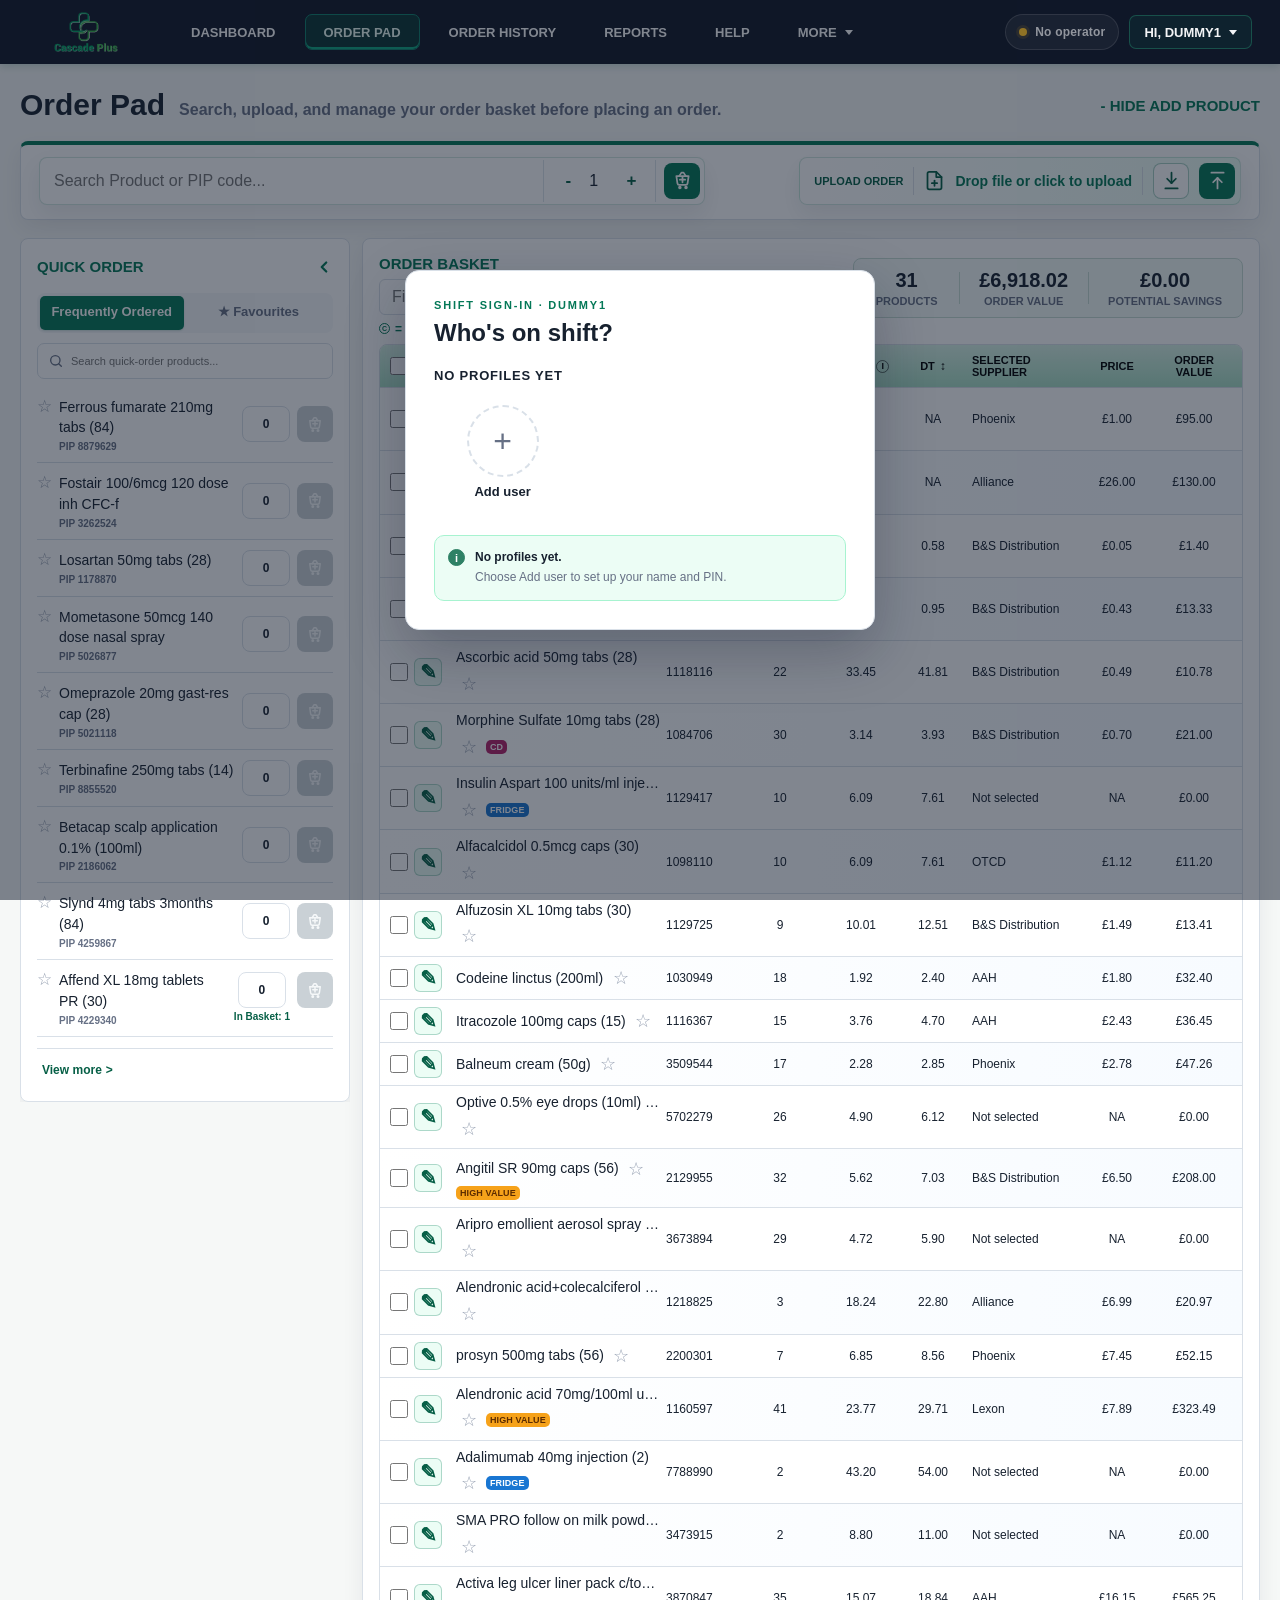
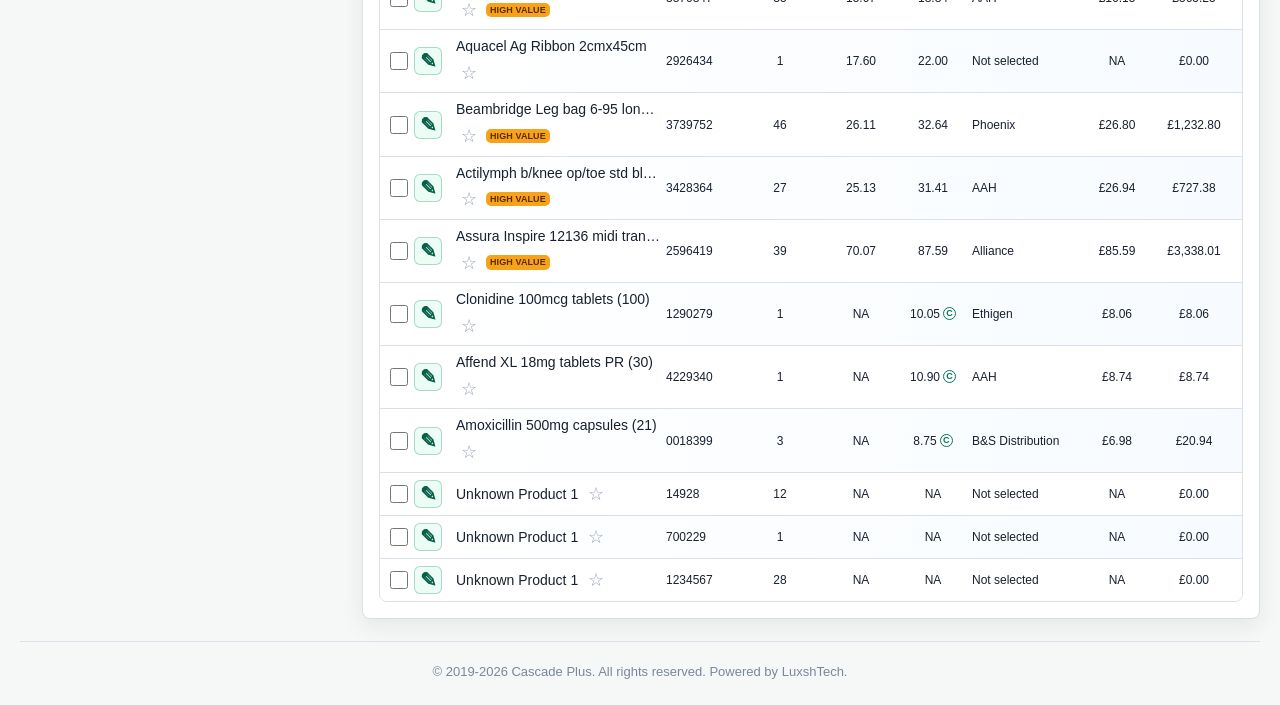
<file: index.html>
<!doctype html>
<html lang="en">
  <head>
    <meta charset="utf-8" />
    <meta name="viewport" content="width=device-width, initial-scale=1" />
    <title>CASCADE Order Pad Prototype</title>
    <link rel="stylesheet" href="styles.css" />
    <link rel="stylesheet" href="navigation.css" />
  </head>
  <body>
    <div class="app-shell">
      <header class="topbar">
        <a class="brand" href="#" aria-label="CASCADE home">
          <img class="brand-logo" src="logo.png" alt="CASCADE Plus" />
        </a>
        <nav class="main-nav" aria-label="Primary">
          <button type="button" onclick="window.location.href='Dashboard.html'">Dashboard</button>
          <button type="button" class="active">Order Pad</button>
          <button type="button" onclick="window.location.href='history.html'">Order History</button>
          <button type="button" onclick="window.location.href='report.html'">Reports</button>
          <button type="button" onclick="window.location.href='help.html'">Help</button>
          <div class="nav-more">
            <button class="more-toggle" type="button" aria-haspopup="true" aria-expanded="false">More</button>
            <div class="more-menu" role="menu">
              <a href="pending.html" role="menuitem">Pending Order</a>
              <a href="outofstock.html" role="menuitem">Out Of Stock</a>
              <a href="settings.html" role="menuitem">Settings</a>
            </div>
          </div>
        </nav>
        <div class="account-menu">
          <button class="profile-button" type="button" aria-haspopup="true" aria-expanded="false">HI, DUMMY1</button>
          <div class="account-dropdown" role="menu">
            <button class="account-menu-item" type="button" role="menuitem">
              <svg viewBox="0 0 24 24" aria-hidden="true">
                <path d="M3 11.5 12 4l9 7.5"></path>
                <path d="M5.5 10.5V20h13v-9.5"></path>
                <path d="M9.5 17h5"></path>
                <path d="M9 14h2"></path>
                <path d="M13 14h2"></path>
              </svg>
              Reset Password
            </button>
            <span class="account-menu-separator" aria-hidden="true"></span>
            <button class="account-menu-item" type="button" role="menuitem">
              <svg viewBox="0 0 24 24" aria-hidden="true">
                <circle cx="7.5" cy="16.5" r="3"></circle>
                <path d="m10 14 7.5-7.5"></path>
                <path d="m15.5 8.5 2 2"></path>
                <path d="m18 6 2 2"></path>
              </svg>
              Log Out
            </button>
          </div>
        </div>
      </header>

      <main class="workspace">
        <section class="page-heading" aria-labelledby="pageTitle">
          <div class="heading-copy">
            <h1 id="pageTitle">Order Pad</h1>
            <p class="subheading">Search, upload, and manage your order basket before placing an order.</p>
          </div>
          <button class="panel-toggle" id="toggleAddProduct" type="button" aria-controls="addProductPanel" aria-expanded="true">- Hide Add Product</button>
        </section>

        <section class="add-product-panel" id="addProductPanel" aria-label="Add product">
          <div class="search-widget-row">
            <div class="product-search-stack">
              <form class="product-search-form search-widget" id="productSearchForm">
                <label class="compact-field name-field">
                  <input id="nameSearch" type="search" autocomplete="off" placeholder="Search Product or PIP code..." />
                </label>
                <div class="compact-field quantity-field">
                  <div class="quantity-stepper">
                    <button class="quantity-button" id="decreaseQuantity" type="button" aria-label="Decrease quantity">-</button>
                    <input id="quantityInput" type="number" min="1" value="1" aria-label="Quantity" />
                    <button class="quantity-button" id="increaseQuantity" type="button" aria-label="Increase quantity">+</button>
                  </div>
                </div>
                <button class="basket-add-button" type="submit" aria-label="Add product to basket" title="Add product to basket">
                  <svg viewBox="0 0 24 24" aria-hidden="true">
                    <path d="M5 7h14l-1.2 8.2a2 2 0 0 1-2 1.7H8.2a2 2 0 0 1-2-1.7L5 7Z" />
                    <path d="M8.2 7 10.8 3h2.4l2.6 4" />
                    <path d="M9 11h6" />
                    <path d="M12 8v6" />
                    <circle cx="9" cy="20" r="1" />
                    <circle cx="16" cy="20" r="1" />
                  </svg>
                </button>
              </form>
              <div class="search-results" id="searchResults" aria-label="Product search results"></div>
            </div>

            <section class="upload-order-widget search-widget" aria-label="Upload order">
              <strong>Upload Order</strong>
              <span class="widget-divider" aria-hidden="true"></span>
              <label class="upload-dropzone" for="orderUpload">
                <svg viewBox="0 0 24 24" aria-hidden="true">
                  <path d="M14 2H6a2 2 0 0 0-2 2v16a2 2 0 0 0 2 2h12a2 2 0 0 0 2-2V8Z" />
                  <path d="M14 2v6h6" />
                  <path d="M12 12v6" />
                  <path d="M9 15h6" />
                </svg>
                <span>Drop file or click to upload</span>
                <input id="orderUpload" type="file" accept=".csv,.xlsx,.xls" />
              </label>
              <span class="widget-divider" aria-hidden="true"></span>
              <button class="upload-icon-button secondary-upload" id="downloadOrderTemplate" type="button" aria-label="Download order template" title="Download order template">
                <svg viewBox="0 0 24 24" aria-hidden="true">
                  <path d="M12 3v12" />
                  <path d="m7 10 5 5 5-5" />
                  <path d="M5 21h14" />
                </svg>
              </button>
              <button class="upload-icon-button primary-upload" id="uploadOrderButton" type="button" aria-label="Upload order" title="Upload order">
                <svg viewBox="0 0 24 24" aria-hidden="true">
                  <path d="M12 21V9" />
                  <path d="m7 14 5-5 5 5" />
                  <path d="M5 3h14" />
                </svg>
              </button>
            </section>
          </div>
        </section>

        <div class="order-layout">
          <section class="basket-panel" id="orderBasket" aria-label="Order Basket" tabindex="-1">
            <div class="basket-header">
              <div class="basket-title-row">
                <p class="eyebrow">Order Basket</p>
              </div>
            </div>
            <div class="basket-overview-row">
              <div class="basket-action-stack">
              <div class="basket-legend" aria-label="Basket indicators">
                <span class="concession-indicator" aria-hidden="true">C</span>
                <span>= Price Concession active for this month</span>
              </div>
              <div class="basket-tools">
                <input id="basketFilter" type="search" placeholder="Filter basket by product or PIP" />
                <button class="primary-action" id="placeOrderButton" type="button">Place Order</button>
                <button class="icon-action remove-action bulk-remove-action" id="removeSelectedButton" type="button" aria-label="Remove selected products" title="Remove selected products" disabled>
                  <svg viewBox="0 0 24 24" aria-hidden="true">
                    <path d="M3 6h18"></path>
                    <path d="M8 6V4h8v2"></path>
                    <path d="m19 6-1 14H6L5 6"></path>
                    <path d="M10 11v5M14 11v5"></path>
                  </svg>
                </button>
                <button class="icon-action refresh-action" id="refreshPrices" type="button" aria-label="Refresh prices" title="Refresh prices">
                  <svg viewBox="0 0 24 24" aria-hidden="true">
                    <path d="M3 12a9 9 0 1 0 3-6.7"></path>
                    <path d="M3 4v5h5"></path>
                  </svg>
                </button>
                <div class="advanced-sort-menu">
                  <button class="advanced-sort-toggle" id="advancedSortToggle" type="button" aria-controls="advancedSortPanel" aria-expanded="false">
                    <span>Sort</span>
                    <small>Advanced</small>
                  </button>
                  <div class="advanced-sort-panel" id="advancedSortPanel" hidden>
                    <h3>Sort By</h3>
                    <button class="advanced-sort-choice" type="button" data-advanced-sort="unknownDescription">
                      <span class="sort-radio" aria-hidden="true"></span>
                      <strong>Unknown Product Description</strong>
                    </button>
                    <button class="advanced-sort-choice" type="button" data-advanced-sort="aboveDt">
                      <span class="sort-radio" aria-hidden="true"></span>
                      <strong>Above Drug Tariff</strong>
                    </button>
                    <button class="advanced-sort-choice" type="button" data-advanced-sort="activeConcession">
                      <span class="sort-radio" aria-hidden="true"></span>
                      <strong>Active Concession</strong>
                    </button>
                    <button class="advanced-sort-choice" type="button" data-advanced-sort="controlledDrug">
                      <span class="sort-radio" aria-hidden="true"></span>
                      <strong>Controlled Drugs</strong>
                    </button>
                    <button class="advanced-sort-choice" type="button" data-advanced-sort="fridgeLines">
                      <span class="sort-radio" aria-hidden="true"></span>
                      <strong>Fridge Lines</strong>
                    </button>
                    <button class="advanced-sort-choice" type="button" data-advanced-sort="highValueLines">
                      <span class="sort-radio" aria-hidden="true"></span>
                      <strong>High Value Lines over &pound;100</strong>
                    </button>
                    <div class="advanced-sort-choice selected-price-choice" data-selected-price-choice>
                      <button type="button" data-select-price-sort>
                        <span class="sort-radio" aria-hidden="true"></span>
                        <strong>Selected Supplier Price</strong>
                      </button>
                      <div class="sort-direction-toggle" aria-label="Selected supplier price sort direction">
                        <button type="button" data-advanced-sort="selectedPrice" data-direction="asc">Low-High</button>
                        <button type="button" data-advanced-sort="selectedPrice" data-direction="desc">High-Low</button>
                      </div>
                    </div>
                    <button class="advanced-reset" id="resetAdvancedSort" type="button">Reset All</button>
                  </div>
                </div>
              </div>
              </div>
              <div class="basket-summary-kpis" aria-label="Order Basket totals">
                <div>
                  <strong id="totalProducts">0</strong>
                  <span>Products</span>
                </div>
                <div>
                  <strong id="totalValue">&pound;0.00</strong>
                  <span>Order Value</span>
                </div>
                <div>
                  <strong id="potentialSavings">&pound;0.00</strong>
                  <span>Potential Savings</span>
                </div>
              </div>
            </div>
            <div class="sort-status" id="sortStatus" hidden></div>
            <div class="product-list" id="productList"></div>
            <div class="empty-state" id="emptyState" hidden>
              <h3>No products in the basket</h3>
              <p>Search above or use Quick Order to start your order.</p>
            </div>
          </section>

          <aside class="utility-sidebar" aria-label="Quick Order">
            <div class="quick-order-sidebar-mount" id="quickOrderSidebarMount">
              <section class="quick-order-panel" aria-labelledby="quickOrderTitle">
                <button class="quick-order-heading" id="quickOrderToggle" type="button" aria-expanded="true" aria-controls="quickOrderContent" aria-label="Collapse Quick Order" title="Collapse Quick Order">
                  <span id="quickOrderTitle">Quick Order</span>
                  <svg viewBox="0 0 24 24" aria-hidden="true">
                    <path d="m15 6-6 6 6 6"></path>
                  </svg>
                </button>
                <div class="quick-order-content" id="quickOrderContent">
                  <div class="quick-order-tabs" role="tablist" aria-label="Quick Order products">
                    <button class="quick-order-tab active" id="frequentlyOrderedTab" type="button" role="tab" aria-selected="true" aria-controls="quickOrderResults" data-quick-order-view="frequent">Frequently Ordered</button>
                    <button class="quick-order-tab" id="favouritesTab" type="button" role="tab" aria-selected="false" aria-controls="quickOrderResults" data-quick-order-view="favourites"><span aria-hidden="true">★</span> Favourites</button>
                  </div>
                  <label class="quick-order-search">
                    <svg viewBox="0 0 24 24" aria-hidden="true">
                      <circle cx="11" cy="11" r="7"></circle>
                      <path d="m16 16 4 4"></path>
                    </svg>
                    <input id="quickOrderSearch" type="search" autocomplete="off" placeholder="Search quick-order products..." aria-label="Search quick-order products" />
                  </label>
                  <div class="quick-order-results" id="quickOrderResults" role="tabpanel" aria-labelledby="frequentlyOrderedTab"></div>
                  <div class="quick-order-footer" id="quickOrderFooter"></div>
                </div>
              </section>
            </div>
          </aside>
        </div>
        <footer class="site-footer">© 2019-2026 Cascade Plus. All rights reserved. Powered by LuxshTech.</footer>
      </main>
    </div>

    <div class="drawer-backdrop" id="drawerBackdrop" hidden></div>
    <aside class="product-drawer" id="productDrawer" role="dialog" aria-modal="true" aria-labelledby="drawerTitle" aria-hidden="true">
      <div class="drawer-header">
        <h2 id="drawerTitle">Edit Product</h2>
        <button class="icon-close" id="closeDrawer" type="button" aria-label="Close Edit Product">
          <svg viewBox="0 0 24 24" aria-hidden="true">
            <path d="m6 6 12 12M18 6 6 18"></path>
          </svg>
        </button>
      </div>
      <div id="drawerContent"></div>
      <div class="drawer-footer-row">
        <p class="drawer-info-note">Prices shown are based on your negotiated discount and may vary.</p>
        <div class="drawer-navigation" id="drawerNavigation" hidden></div>
      </div>
    </aside>

    <dialog class="order-modal" id="orderModal" role="dialog" aria-modal="true" aria-labelledby="orderModalTitle" aria-describedby="orderModalSummary">
      <button class="icon-close" data-close-modal type="button" aria-label="Close">
        <svg viewBox="0 0 24 24" aria-hidden="true">
          <path d="m6 6 12 12M18 6 6 18"></path>
        </svg>
      </button>
      <div class="warning-icon" aria-hidden="true">!</div>
      <h2 id="orderModalTitle" tabindex="-1">Are you sure?</h2>
      <p id="orderModalSummary"></p>
      <section class="order-attention-summary" id="orderModalAttention" aria-labelledby="orderModalAttentionTitle" hidden>
        <h3 id="orderModalAttentionTitle">This order contains products requiring attention:</h3>
        <div class="order-attention-categories" id="orderModalCategories"></div>
      </section>
      <p class="order-attention-description" id="orderModalDescription" hidden>
        These products may require additional handling, storage or financial consideration. Please review your order before submitting.
      </p>
      <div class="modal-actions">
        <button class="secondary-action" id="orderModalCancel" data-close-modal type="button">No</button>
        <button class="primary-action" id="confirmOrder" type="button">Yes</button>
      </div>
    </dialog>

    <dialog class="order-modal success-modal" id="orderSuccessModal" aria-labelledby="orderSuccessTitle" aria-describedby="orderSuccessSummary">
      <div class="success-icon" aria-hidden="true">&#10003;</div>
      <h2 id="orderSuccessTitle">Order Placed Successfully</h2>
      <p id="orderSuccessSummary">You can check the details in Order History</p>
      <div class="modal-actions">
        <button class="primary-action" data-close-modal type="button">Close</button>
      </div>
    </dialog>

    <div class="toast-region" id="toastRegion" aria-live="polite"></div>
    <script src="account-menu.js"></script>
    <script src="orderhistory-data.js"></script>
    <script src="order-pad-quick-order.js"></script>
    <script src="order-pad-cart-flags.js"></script>
    <script src="daily-threshold.js"></script>
    <script src="order-pad-catalogue.js"></script>
    <script src="app.js"></script>
  </body>
</html>
</file>
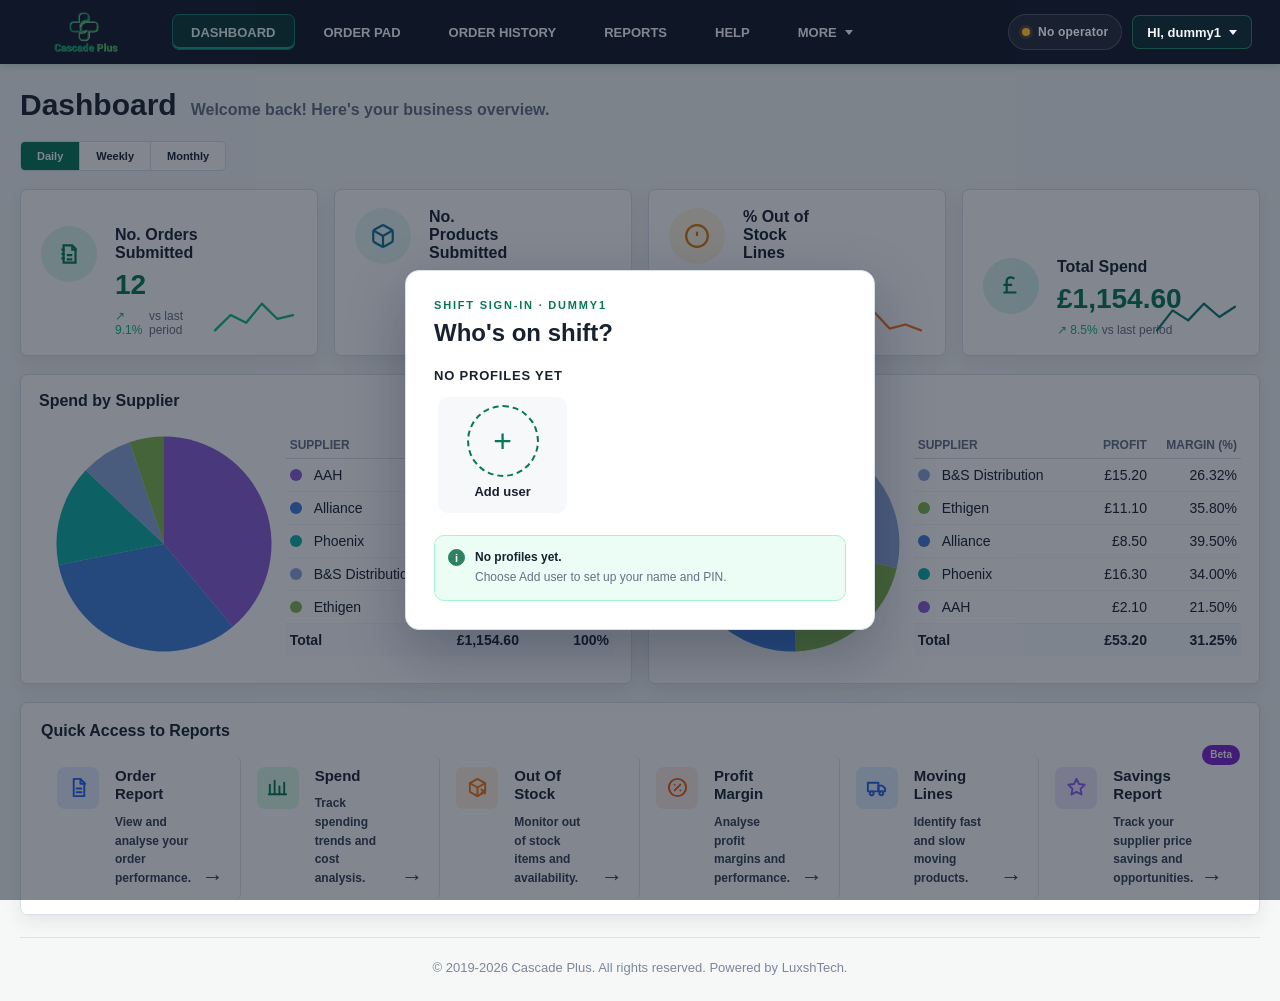
<file: Dashboard.html>
<!doctype html>
<html lang="en">

<head>
  <meta charset="utf-8" />
  <meta name="viewport" content="width=device-width, initial-scale=1" />
  <title>CASCADE Dashboard</title>
  <link rel="stylesheet" href="styles.css" />
  <style>
    /* Dashboard-specific Styles */
    body {
      --dashboard-section-gap: 18px;
      background: #f6f8f7;
      background-attachment: fixed;
      background-size: cover;
      background-position: center bottom;
    }

    .dashboard-grid {
      display: grid;
      grid-template-columns: repeat(4, 1fr);
      gap: 16px;
      margin-top: 0;
      margin-bottom: var(--dashboard-section-gap);
    }

    .dashboard-card {
      background: #ffffff;
      border: 1px solid var(--line);
      border-radius: 7px;
      padding: 18px 20px;
      box-shadow: 0 7px 18px rgba(23, 33, 47, 0.08);
      display: grid;
      grid-template-columns: minmax(0, 1fr) 82px;
      align-items: end;
      gap: 14px;
      transition: transform 0.2s, box-shadow 0.2s;
      min-height: 118px;
    }

    .dashboard-card:hover {
      transform: translateY(-2px);
      box-shadow: var(--shadow);
    }

    .card-left {
      display: flex;
      gap: 18px;
      align-items: flex-start;
      min-width: 0;
    }

    .card-icon-container {
      width: 56px;
      height: 56px;
      border-radius: 50%;
      display: flex;
      align-items: center;
      justify-content: center;
      flex-shrink: 0;
    }

    .card-icon-container.green {
      background: #dff8ed;
      color: #047857;
    }

    .card-icon-container.blue {
      background: #e5f7f2;
      color: #0e7490;
    }

    .card-icon-container.orange {
      background: #fff4df;
      color: #d97706;
    }

    .card-icon-container.teal {
      background: #d9f4ef;
      color: #047857;
    }

    .card-icon-container svg {
      width: 26px;
      height: 26px;
      stroke-width: 2;
      stroke: currentColor;
      fill: none;
    }

    .card-info {
      display: flex;
      flex-direction: column;
    }

    .card-label {
      font-size: 16px;
      font-weight: 600;
      color: #17212f;
      margin-bottom: 7px;
    }

    .card-value {
      font-size: 28px;
      font-weight: 700;
      margin-bottom: 8px;
      line-height: 1.15;
      letter-spacing: 0;
    }

    #ordersCard .card-value {
      color: #047857;
    }

    #productsCard .card-value {
      color: #0e7490;
    }

    #oosCard .card-value {
      color: #d97706;
    }

    #spendCard .card-value {
      color: #047857;
    }

    .card-trend {
      font-size: 12px;
      font-weight: 500;
      display: flex;
      align-items: center;
      gap: 4px;
    }

    .card-trend.up {
      color: #10b981;
    }

    .card-trend.down {
      color: #d97706;
    }

    .card-trend span {
      color: var(--muted);
      font-weight: 500;
    }

    .card-right {
      width: 78px;
      height: 34px;
      display: flex;
      align-items: center;
      justify-content: flex-end;
      align-self: end;
      margin-bottom: 3px;
    }

    .sparkline-svg {
      width: 100%;
      height: 100%;
      overflow: visible;
    }

    .sparkline-path {
      fill: none;
      stroke-width: 2.2;
      stroke-linecap: round;
      stroke-linejoin: round;
    }

    /* Date controls styling */
    .dashboard-controls {
      display: flex;
      align-items: center;
      gap: 12px;
      margin-bottom: var(--dashboard-section-gap);
    }

    .dashboard-hero-heading {
      display: flex;
      justify-content: flex-start;
      align-items: center;
      gap: 22px;
      margin-bottom: var(--dashboard-section-gap);
    }

    .dashboard-hero-heading .heading-copy {
      align-self: center;
    }

    /* Double column charts grid */
    .charts-grid {
      display: grid;
      grid-template-columns: 1fr 1fr;
      gap: 16px;
      margin-bottom: var(--dashboard-section-gap);
    }

    .chart-card {
      background: #ffffff;
      border: 1px solid var(--line);
      border-radius: 7px;
      padding: 16px 18px 14px;
      box-shadow: 0 7px 18px rgba(23, 33, 47, 0.08);
      display: flex;
      flex-direction: column;
      min-height: 240px;
    }

    .chart-header {
      display: flex;
      justify-content: space-between;
      align-items: center;
      margin-bottom: 8px;
    }

    .chart-title {
      font-size: 16px;
      font-weight: 700;
      color: var(--ink);
      margin: 0;
    }

    .chart-content-row {
      display: grid;
      grid-template-columns: minmax(180px, 0.9fr) minmax(280px, 1.3fr);
      gap: 20px;
      align-items: center;
      flex: 1;
    }

    /* Pie chart SVG styles */
    .pie-wrap {
      position: relative;
      width: 250px;
      height: 250px;
      display: flex;
      align-items: center;
      justify-content: center;
      margin: 0 auto;
    }

    .pie-chart {
      width: 100%;
      height: 100%;
      overflow: visible;
    }

    .pie-chart svg {
      overflow: visible;
    }

    .pie-slice {
      cursor: pointer;
      transition: transform 0.2s ease, opacity 0.2s ease;
      transform-origin: 50px 50px;
    }

    .pie-slice:hover {
      opacity: 0.9;
    }

    .pie-slice.is-active {
      opacity: 0.95;
    }

    .pie-tooltip {
      position: absolute;
      pointer-events: none;
      z-index: 10;
      border-radius: 6px;
      padding: 5px 9px;
      color: #fff;
      font-size: 11px;
      font-weight: 700;
      white-space: nowrap;
      box-shadow: 0 6px 16px rgba(0, 0, 0, 0.12);
      opacity: 0;
      transform: translate(-50%, -100%) scale(0.9);
      transition: opacity 0.12s ease, transform 0.12s ease;
    }

    .pie-wrap.is-hovering .pie-tooltip {
      opacity: 1;
      transform: translate(-50%, -100%) scale(1);
    }

    /* Legend Tables */
    .legend-table {
      width: 100%;
      max-width: none;
      justify-self: stretch;
      border-collapse: collapse;
      font-size: 14px;
    }

    .legend-table th {
      text-align: left;
      color: var(--muted);
      font-weight: 700;
      padding: 6px 4px;
      border-bottom: 1px solid var(--line);
      text-transform: uppercase;
      font-size: 12px;
      letter-spacing: 0;
    }

    .legend-table td {
      padding: 8px 4px;
      border-bottom: 1px solid rgba(217, 224, 232, 0.3);
      font-weight: 500;
      color: var(--ink);
    }

    .legend-table th:first-child,
    .legend-table td:first-child {
      width: 45%;
    }

    .legend-table th:not(:first-child),
    .legend-table td:not(:first-child) {
      width: 27.5%;
    }

    .legend-table tr:last-child td {
      border-bottom: 0;
      font-weight: 800;
      border-top: 1px solid var(--line);
      background: #fafbfe;
    }

    .supplier-cell {
      display: flex;
      align-items: center;
      gap: 12px;
    }

    .supplier-color {
      width: 12px;
      height: 12px;
      border-radius: 50%;
      flex-shrink: 0;
    }

    .legend-table .num {
      text-align: right;
    }

    /* Full width line chart */
    .full-width-card {
      background: #ffffff;
      border: 1px solid var(--line);
      border-radius: 7px;
      padding: 18px 20px 12px;
      box-shadow: 0 7px 18px rgba(23, 33, 47, 0.08);
      margin-bottom: var(--dashboard-section-gap);
    }

    .savings-header {
      display: flex;
      justify-content: space-between;
      align-items: center;
      margin-bottom: 10px;
    }

    .segmented-control {
      display: flex;
      background: #ffffff;
      border: 1px solid var(--line);
      border-radius: 5px;
      gap: 0;
      overflow: hidden;
    }

    .segmented-button {
      border: 0;
      background: transparent;
      border-right: 1px solid var(--line);
      padding: 8px 16px;
      border-radius: 0;
      font-size: 11px;
      font-weight: 700;
      color: #17212f;
      cursor: pointer;
      transition: background 0.15s, color 0.15s;
    }

    .segmented-button:last-child {
      border-right: 0;
    }

    .segmented-button.active {
      background: var(--green);
      color: #ffffff;
    }

    .line-chart-container {
      position: relative;
      height: 245px;
      margin-top: 22px;
    }

    .line-chart-svg {
      width: 100%;
      height: 100%;
    }

    .grid-line {
      stroke: rgba(217, 224, 232, 0.65);
      stroke-width: 1;
    }

    .axis-label {
      font-size: 12px;
      font-weight: 600;
      fill: #4b5563;
    }

    .axis-title {
      font-size: 12px;
      font-weight: 600;
      fill: #4b5563;
    }

    .chart-line {
      fill: none;
      stroke: #004b32;
      stroke-width: 2;
      stroke-linecap: round;
      stroke-linejoin: round;
    }

    .chart-area {
      fill: url(#savings-gradient);
    }

    .chart-point {
      fill: #027a52;
      stroke: #ffffff;
      stroke-width: 2;
      cursor: pointer;
      transition: r 0.15s, fill 0.15s;
    }

    .chart-point:hover {
      r: 7;
      fill: var(--green-dark);
      stroke: #ffffff;
    }

    .line-tooltip {
      position: absolute;
      pointer-events: none;
      background: #111827;
      color: #fff;
      padding: 6px 10px;
      border-radius: 6px;
      font-size: 11px;
      font-weight: 700;
      white-space: nowrap;
      box-shadow: 0 4px 12px rgba(0, 0, 0, 0.15);
      display: none;
      transform: translate(-50%, -100%);
      margin-top: -10px;
      z-index: 10;
    }

    .quick-reports-panel {
      background: #ffffff;
      border: 1px solid var(--line);
      border-radius: 7px;
      padding: 18px 20px 14px;
      box-shadow: 0 7px 18px rgba(23, 33, 47, 0.08);
      margin-bottom: var(--dashboard-section-gap);
    }

    .quick-reports-panel h2 {
      margin: 0 0 14px;
      color: var(--ink);
      font-size: 16px;
      line-height: 1.25;
      font-weight: 700;
    }

    .quick-reports-grid {
      display: grid;
      grid-template-columns: repeat(6, minmax(0, 1fr));
      gap: 0;
    }

    .quick-report-card {
      position: relative;
      min-height: 96px;
      display: grid;
      grid-template-columns: 46px minmax(0, 1fr) 18px;
      gap: 12px;
      align-items: start;
      padding: 12px 16px;
      color: inherit;
      text-decoration: none;
      border-right: 1px solid #e5e7eb;
      border-radius: 7px;
      transition: background 150ms ease, box-shadow 150ms ease, transform 150ms ease;
    }

    .quick-report-card:last-child {
      border-right: 0;
    }

    .quick-report-card:hover,
    .quick-report-card:focus-visible {
      background: #fbfdff;
      box-shadow: inset 0 0 0 1px #cfd6df;
      transform: translateY(-1px);
      outline: 0;
    }

    .quick-report-icon {
      width: 42px;
      height: 42px;
      border-radius: 8px;
      display: inline-flex;
      align-items: center;
      justify-content: center;
    }

    .quick-report-icon svg {
      width: 23px;
      height: 23px;
      fill: none;
      stroke: currentColor;
      stroke-linecap: round;
      stroke-linejoin: round;
      stroke-width: 2;
    }

    .quick-report-icon.blue {
      color: #2563eb;
      background: #e7f0ff;
    }

    .quick-report-icon.green {
      color: #047857;
      background: #dcfce7;
    }

    .quick-report-icon.orange {
      color: #f97316;
      background: #fff2df;
    }

    .quick-report-icon.red {
      color: #ea580c;
      background: #fff0e7;
    }

    .quick-report-icon.sky {
      color: #2563eb;
      background: #e2f0ff;
    }

    .quick-report-icon.violet {
      color: #8b5cf6;
      background: #f1e7ff;
    }

    .quick-report-copy strong {
      display: block;
      color: #17212f;
      font-size: 15px;
      line-height: 1.25;
      font-weight: 700;
    }

    .quick-report-copy span {
      display: block;
      margin-top: 9px;
      color: #344054;
      font-size: 12px;
      line-height: 1.55;
      font-weight: 600;
    }

    .quick-report-arrow {
      align-self: end;
      justify-self: end;
      color: #344054;
      font-size: 22px;
      line-height: 1;
    }

    .quick-report-badge {
      position: absolute;
      top: -10px;
      right: -1px;
      min-height: 20px;
      border-radius: 999px;
      padding: 0 8px;
      display: inline-flex;
      align-items: center;
      color: #fff;
      background: #7e22ce;
      font-size: 10px;
      font-weight: 600;
    }

    /* Anim for elements */
    .pie-slice {
      animation: drawSlice 0.5s ease forwards;
    }

    @keyframes drawSlice {
      from {
        stroke-dasharray: 0 300;
      }
    }

    /* Responsive */
    @media (max-width: 1200px) {
      .dashboard-grid {
        grid-template-columns: repeat(2, 1fr);
      }

      .charts-grid {
        grid-template-columns: 1fr;
      }

      .quick-reports-grid {
        grid-template-columns: repeat(3, minmax(0, 1fr));
      }

      .quick-report-card:nth-child(3n) {
        border-right: 0;
      }
    }

    @media (max-width: 640px) {
      .dashboard-grid {
        grid-template-columns: 1fr;
      }

      .chart-content-row {
        grid-template-columns: 1fr;
        gap: 16px;
      }

      .page-heading {
        flex-direction: column;
        align-items: flex-start;
        gap: 12px;
      }

      .dashboard-hero-heading {
        align-items: flex-start;
      }

      .quick-reports-grid {
        grid-template-columns: 1fr;
      }

      .quick-report-card {
        border-right: 0;
        border-bottom: 1px solid #e5e7eb;
      }

      .quick-report-card:last-child {
        border-bottom: 0;
      }
    }
  </style>
  <link rel="stylesheet" href="navigation.css" />
</head>

<body>
  <div class="app-shell">
    <header class="topbar">
      <a class="brand" href="Dashboard.html" aria-label="CASCADE home">
        <img class="brand-logo" src="logo.png" alt="CASCADE Plus" />
      </a>
      <nav class="main-nav" aria-label="Primary">
        <a class="active" href="Dashboard.html" aria-current="page">Dashboard</a>
        <a href="index.html">Order Pad</a>
        <a href="history.html">Order History</a>
        <a href="report.html">Reports</a>
        <a href="help.html">Help</a>
        <div class="nav-more">
          <button class="more-toggle" type="button" aria-haspopup="true" aria-expanded="false">More</button>
          <div class="more-menu" role="menu">
            <a href="pending.html" role="menuitem">Pending Order</a>
            <a href="outofstock.html" role="menuitem">Out Of Stock</a>
            <a href="settings.html" role="menuitem">Settings</a>
          </div>
        </div>
      </nav>
      <div class="account-menu">
        <button class="profile-button" type="button" aria-haspopup="true" aria-expanded="false">HI, dummy1</button>
        <div class="account-dropdown" role="menu">
          <button class="account-menu-item" type="button" role="menuitem">
            <svg viewBox="0 0 24 24" aria-hidden="true">
              <path d="M3 11.5 12 4l9 7.5"></path>
              <path d="M5.5 10.5V20h13v-9.5"></path>
              <path d="M9.5 17h5"></path>
              <path d="M9 14h2"></path>
              <path d="M13 14h2"></path>
            </svg>
            Reset Password
          </button>
          <span class="account-menu-separator" aria-hidden="true"></span>
          <button class="account-menu-item" type="button" role="menuitem">
            <svg viewBox="0 0 24 24" aria-hidden="true">
              <circle cx="7.5" cy="16.5" r="3"></circle>
              <path d="m10 14 7.5-7.5"></path>
              <path d="m15.5 8.5 2 2"></path>
              <path d="m18 6 2 2"></path>
            </svg>
            Log Out
          </button>
        </div>
      </div>
    </header>

    <main class="workspace">
      <section class="page-heading dashboard-hero-heading" aria-labelledby="pageTitle">
        <div class="heading-copy">
          <h1 id="pageTitle">Dashboard</h1>
          <p class="subheading">Welcome back! Here's your business overview.</p>
        </div>
      </section>

      <div class="dashboard-controls">
        <div class="segmented-control" id="dashboardRangeToggle" role="tablist" aria-label="Select dashboard period">
          <button class="segmented-button active" type="button" role="tab" aria-selected="true"
            data-range="today">Daily</button>
          <button class="segmented-button" type="button" role="tab" aria-selected="false"
            data-range="last7">Weekly</button>
          <button class="segmented-button" type="button" role="tab" aria-selected="false"
            data-range="thisMonth">Monthly</button>
        </div>
      </div>

      <!-- KPI Metrics Cards Row -->
      <section class="dashboard-grid" aria-label="Key Performance Indicators">
        <!-- Card 1: Orders -->
        <article class="dashboard-card" id="ordersCard">
          <div class="card-left">
            <div class="card-icon-container green" aria-hidden="true">
              <svg viewBox="0 0 24 24">
                <path d="M7 4h8l3 3v13H7z"></path>
                <path d="M15 4v4h4"></path>
                <path d="M10 13h5M10 17h5"></path>
                <path d="M5 8h3M5 12h3M5 16h3"></path>
              </svg>
            </div>
            <div class="card-info">
              <span class="card-label">No. Orders Submitted</span>
              <strong class="card-value" id="ordersVal">0</strong>
              <div class="card-trend up" id="ordersTrend">
                <span>vs last period</span>
              </div>
            </div>
          </div>
          <div class="card-right" id="ordersSparkline"></div>
        </article>

        <!-- Card 2: Products -->
        <article class="dashboard-card" id="productsCard">
          <div class="card-left">
            <div class="card-icon-container blue" aria-hidden="true">
              <svg viewBox="0 0 24 24">
                <path
                  d="M21 16V8a2 2 0 0 0-1-1.73l-7-4a2 2 0 0 0-2 0l-7 4A2 2 0 0 0 3 8v8a2 2 0 0 0 1 1.73l7 4a2 2 0 0 0 2 0l7-4A2 2 0 0 0 21 16Z" />
                <polyline points="3.27 6.96 12 12.01 20.73 6.96" />
                <line x1="12" y1="22.08" x2="12" y2="12" />
              </svg>
            </div>
            <div class="card-info">
              <span class="card-label">No. Products Submitted</span>
              <strong class="card-value" id="productsVal">0</strong>
              <div class="card-trend up" id="productsTrend">
                <span>vs last period</span>
              </div>
            </div>
          </div>
          <div class="card-right" id="productsSparkline"></div>
        </article>

        <!-- Card 3: Out Of Stock -->
        <article class="dashboard-card" id="oosCard">
          <div class="card-left">
            <div class="card-icon-container orange" aria-hidden="true">
              <svg viewBox="0 0 24 24">
                <circle cx="12" cy="12" r="10" />
                <line x1="12" y1="8" x2="12" y2="12" />
                <line x1="12" y1="16" x2="12.01" y2="16" />
              </svg>
            </div>
            <div class="card-info">
              <span class="card-label">% Out of Stock Lines</span>
              <strong class="card-value" id="oosVal">0.00%</strong>
              <div class="card-trend down" id="oosTrend">
                <span>vs last period</span>
              </div>
            </div>
          </div>
          <div class="card-right" id="oosSparkline"></div>
        </article>

        <!-- Card 4: Total Spend -->
        <article class="dashboard-card" id="spendCard">
          <div class="card-left">
            <div class="card-icon-container teal" aria-hidden="true">
              <svg viewBox="0 0 24 24">
                <path d="M15 5.5c-.7-1-1.8-1.5-3.2-1.5C9.7 4 8 5.4 8 7.5V18"></path>
                <path d="M5 11h8M5 18h12"></path>
              </svg>
            </div>
            <div class="card-info">
              <span class="card-label">Total Spend</span>
              <strong class="card-value" id="spendVal">£0.00</strong>
              <div class="card-trend up" id="spendTrend">
                <span>vs last period</span>
              </div>
            </div>
          </div>
          <div class="card-right" id="spendSparkline"></div>
        </article>
      </section>

      <!-- Charts Section (Spend and Profit Pie Charts) -->
      <section class="charts-grid" aria-label="Distributions Analysis">
        <!-- Spend by Supplier Card -->
        <article class="chart-card">
          <div class="chart-header">
            <h2 class="chart-title">Spend by Supplier</h2>
          </div>
          <div class="chart-content-row">
            <div class="pie-wrap" id="spendPieWrap">
              <div id="spendPieChart" class="pie-chart" role="img" aria-label="Spend by supplier pie chart"></div>
              <div id="spendPieTooltip" class="pie-tooltip" role="status"></div>
            </div>
            <table class="legend-table" id="spendTable">
              <thead>
                <tr>
                  <th>Supplier</th>
                  <th class="num">Spend</th>
                  <th class="num">% of Total</th>
                </tr>
              </thead>
              <tbody id="spendTableBody"></tbody>
            </table>
          </div>
        </article>

        <!-- Profit Margin by Supplier Card -->
        <article class="chart-card">
          <div class="chart-header">
            <h2 class="chart-title">Profit Margin by Supplier</h2>
          </div>
          <div class="chart-content-row">
            <div class="pie-wrap" id="profitPieWrap">
              <div id="profitPieChart" class="pie-chart" role="img" aria-label="Profit margin by supplier pie chart">
              </div>
              <div id="profitPieTooltip" class="pie-tooltip" role="status"></div>
            </div>
            <table class="legend-table" id="profitTable">
              <thead>
                <tr>
                  <th>Supplier</th>
                  <th class="num">Profit</th>
                  <th class="num">Margin (%)</th>
                </tr>
              </thead>
              <tbody id="profitTableBody"></tbody>
            </table>
          </div>
        </article>
      </section>

      <section class="quick-reports-panel" aria-labelledby="quickReportsTitle">
        <h2 id="quickReportsTitle">Quick Access to Reports</h2>
        <div class="quick-reports-grid">
          <a class="quick-report-card" href="Order_Report.html">
            <span class="quick-report-icon blue" aria-hidden="true">
              <svg viewBox="0 0 24 24">
                <path d="M7 3h7l4 4v14H7z"></path>
                <path d="M14 3v5h5"></path>
                <path d="M10 13h5"></path>
                <path d="M10 17h5"></path>
              </svg>
            </span>
            <span class="quick-report-copy">
              <strong>Order Report</strong>
              <span>View and analyse your order performance.</span>
            </span>
            <span class="quick-report-arrow" aria-hidden="true">&rarr;</span>
          </a>

          <a class="quick-report-card" href="spend_report.html">
            <span class="quick-report-icon green" aria-hidden="true">
              <svg viewBox="0 0 24 24">
                <path d="M4 19V9"></path>
                <path d="M9 19V5"></path>
                <path d="M14 19v-8"></path>
                <path d="M19 19V7"></path>
                <path d="M3 19h18"></path>
              </svg>
            </span>
            <span class="quick-report-copy">
              <strong>Spend</strong>
              <span>Track spending trends and cost analysis.</span>
            </span>
            <span class="quick-report-arrow" aria-hidden="true">&rarr;</span>
          </a>

          <a class="quick-report-card" href="oosreport.html">
            <span class="quick-report-icon orange" aria-hidden="true">
              <svg viewBox="0 0 24 24">
                <path d="m12 3 8 4.5v9L12 21l-8-4.5v-9L12 3z"></path>
                <path d="M12 12v9"></path>
                <path d="m4 7.5 8 4.5 8-4.5"></path>
                <path d="m16 14 4 4"></path>
                <path d="m20 14-4 4"></path>
              </svg>
            </span>
            <span class="quick-report-copy">
              <strong>Out Of Stock</strong>
              <span>Monitor out of stock items and availability.</span>
            </span>
            <span class="quick-report-arrow" aria-hidden="true">&rarr;</span>
          </a>

          <a class="quick-report-card" href="profit.html">
            <span class="quick-report-icon red" aria-hidden="true">
              <svg viewBox="0 0 24 24">
                <circle cx="12" cy="12" r="9"></circle>
                <path d="M15 9 9 15"></path>
                <path d="M9 9h.01"></path>
                <path d="M15 15h.01"></path>
              </svg>
            </span>
            <span class="quick-report-copy">
              <strong>Profit Margin</strong>
              <span>Analyse profit margins and performance.</span>
            </span>
            <span class="quick-report-arrow" aria-hidden="true">&rarr;</span>
          </a>

          <a class="quick-report-card" href="moving.html">
            <span class="quick-report-icon sky" aria-hidden="true">
              <svg viewBox="0 0 24 24">
                <path d="M3 7h11v9H3z"></path>
                <path d="M14 10h4l3 3v3h-7z"></path>
                <circle cx="7" cy="18" r="2"></circle>
                <circle cx="17" cy="18" r="2"></circle>
              </svg>
            </span>
            <span class="quick-report-copy">
              <strong>Moving Lines</strong>
              <span>Identify fast and slow moving products.</span>
            </span>
            <span class="quick-report-arrow" aria-hidden="true">&rarr;</span>
          </a>

          <a class="quick-report-card featured" href="savings.html">
            <span class="quick-report-badge">Beta</span>
            <span class="quick-report-icon violet" aria-hidden="true">
              <svg viewBox="0 0 24 24">
                <path d="M12 3 14.6 8.3 20.5 9.2 16.2 13.4 17.2 19.3 12 16.5 6.8 19.3 7.8 13.4 3.5 9.2 9.4 8.3z"></path>
              </svg>
            </span>
            <span class="quick-report-copy">
              <strong>Savings Report</strong>
              <span>Track your supplier price savings and opportunities.</span>
            </span>
            <span class="quick-report-arrow" aria-hidden="true">&rarr;</span>
          </a>
        </div>
      </section>

      <footer class="site-footer">© 2019-2026 Cascade Plus. All rights reserved. Powered by LuxshTech.</footer>
    </main>
  </div>

  <script src="account-menu.js"></script>
  <script>
    const supplierColours = {
      "AAH": "#8b5cd6",
      "Alliance": "#3f7edb",
      "Phoenix": "#0cb2a6",
      "B&S Distribution": "#8da8dc",
      "Ethigen": "#82b84b",
      "OTC Direct": "#f0ad4e"
    };
    const colours = ["#8b5cd6", "#3f7edb", "#0cb2a6", "#8da8dc", "#82b84b", "#f0ad4e", "#e36b73", "#63748b"];

    // Dashboard Data Model
    const dashboardData = {
      today: {
        dateLabel: "03 Jul 2026",
        cards: {
          orders: { val: "12", trend: "↗ 9.1%", spark: [8, 12, 10, 15, 11, 12] },
          products: { val: "38", trend: "↗ 12.4%", spark: [20, 28, 22, 35, 29, 38] },
          oos: { val: "4.16%", trend: "↘ -0.8%", spark: [4.8, 4.5, 4.6, 4.2, 4.3, 4.16], isDown: true },
          spend: { val: "£1,154.60", trend: "↗ 8.5%", spark: [800, 1100, 950, 1200, 1000, 1154.6] }
        },
        spendSuppliers: [
          { supplier: "AAH", spend: 450.00, percent: "38.97%" },
          { supplier: "Alliance", spend: 380.00, percent: "32.91%" },
          { supplier: "Phoenix", spend: 174.60, percent: "15.12%" },
          { supplier: "B&S Distribution", spend: 90.00, percent: "7.79%" },
          { supplier: "Ethigen", spend: 60.00, percent: "5.20%" }
        ],
        profitSuppliers: [
          { supplier: "B&S Distribution", profit: 15.20, margin: "26.32%" },
          { supplier: "Ethigen", profit: 11.10, margin: "35.80%" },
          { supplier: "Alliance", profit: 8.50, margin: "39.50%" },
          { supplier: "Phoenix", profit: 16.30, margin: "34.00%" },
          { supplier: "AAH", profit: 2.10, margin: "21.50%" }
        ],
        savings: {
          xAxis: ["08:00", "10:00", "12:00", "14:00", "16:00", "18:00"],
          values: [35, 75, 45, 110, 80, 150],
          yMax: 200,
          yLabels: ["£0", "£50", "£100", "£150", "£200"]
        }
      },
      yesterday: {
        dateLabel: "02 Jul 2026",
        cards: {
          orders: { val: "11", trend: "↘ -8.3%", spark: [12, 10, 11, 9, 12, 11], isDown: true },
          products: { val: "34", trend: "↘ -10.5%", spark: [38, 30, 32, 28, 35, 34], isDown: true },
          oos: { val: "4.20%", trend: "↗ 0.1%", spark: [4.16, 4.3, 4.25, 4.35, 4.18, 4.2], isDown: false },
          spend: { val: "£1,064.20", trend: "↘ -7.8%", spark: [1154, 980, 1020, 910, 1100, 1064], isDown: true }
        },
        spendSuppliers: [
          { supplier: "AAH", spend: 420.00, percent: "39.47%" },
          { supplier: "Alliance", spend: 340.00, percent: "31.95%" },
          { supplier: "Phoenix", spend: 164.20, percent: "15.43%" },
          { supplier: "B&S Distribution", spend: 85.00, percent: "7.99%" },
          { supplier: "Ethigen", spend: 55.00, percent: "5.17%" }
        ],
        profitSuppliers: [
          { supplier: "B&S Distribution", profit: 14.50, margin: "26.00%" },
          { supplier: "Ethigen", profit: 10.50, margin: "35.00%" },
          { supplier: "Alliance", profit: 8.00, margin: "39.00%" },
          { supplier: "Phoenix", profit: 15.50, margin: "34.00%" },
          { supplier: "AAH", profit: 2.00, margin: "21.00%" }
        ],
        savings: {
          xAxis: ["08:00", "10:00", "12:00", "14:00", "16:00", "18:00"],
          values: [30, 65, 55, 95, 70, 130],
          yMax: 200,
          yLabels: ["£0", "£50", "£100", "£150", "£200"]
        }
      },
      last7: {
        dateLabel: "27 Jun 2026 - 03 Jul 2026",
        cards: {
          orders: { val: "148", trend: "↗ 8.2%", spark: [20, 18, 25, 22, 28, 24, 30] },
          products: { val: "562", trend: "↗ 5.1%", spark: [75, 68, 85, 79, 90, 81, 98] },
          oos: { val: "5.24%", trend: "↘ -0.5%", spark: [5.8, 5.7, 5.5, 5.6, 5.4, 5.3, 5.24], isDown: true },
          spend: { val: "£4,956.60", trend: "↗ 9.7%", spark: [650, 610, 780, 710, 820, 750, 900] }
        },
        spendSuppliers: [
          { supplier: "AAH", spend: 1850.33, percent: "37.33%" },
          { supplier: "Alliance", spend: 1620.13, percent: "32.69%" },
          { supplier: "Phoenix", spend: 780.53, percent: "15.75%" },
          { supplier: "B&S Distribution", spend: 385.55, percent: "7.78%" },
          { supplier: "Ethigen", spend: 320.06, percent: "6.46%" }
        ],
        profitSuppliers: [
          { supplier: "B&S Distribution", profit: 65.42, margin: "32.77%" },
          { supplier: "Ethigen", profit: 52.40, margin: "36.18%" },
          { supplier: "Alliance", profit: 39.95, margin: "39.30%" },
          { supplier: "Phoenix", profit: 78.68, margin: "34.80%" },
          { supplier: "AAH", profit: 10.39, margin: "21.77%" }
        ],
        savings: {
          xAxis: ["Mon", "Tue", "Wed", "Thu", "Fri", "Sat", "Sun"],
          values: [350, 480, 420, 650, 550, 800, 650],
          yMax: 1000,
          yLabels: ["£0", "£250", "£500", "£750", "£1,000"]
        }
      },
      thisMonth: {
        dateLabel: "01 Jul 2026 - 14 Jul 2026",
        cards: {
          orders: { val: "1,248", trend: "↗ 12.5% vs last 14 days", spark: [80, 95, 85, 105, 90, 110, 95, 120, 115, 100, 110, 105, 125, 135] },
          products: { val: "3,562", trend: "↗ 8.3% vs last 14 days", spark: [250, 290, 270, 310, 280, 330, 290, 350, 340, 300, 320, 310, 360, 370] },
          oos: { val: "6.42%", trend: "↘ -1.3% vs last 14 days", spark: [6.8, 6.7, 6.9, 6.6, 6.5, 6.62, 6.55, 6.48, 6.45, 6.52, 6.49, 6.47, 6.43, 6.42], isDown: true },
          spend: { val: "£33,956.60", trend: "↗ 10.7% vs last 14 days", spark: [2200, 2500, 2300, 2700, 2400, 2900, 2600, 3100, 3000, 2700, 2900, 2800, 3300, 3400] }
        },
        spendSuppliers: [
          { supplier: "AAH", spend: 12222.33, percent: "35.99%" },
          { supplier: "Alliance", spend: 11298.13, percent: "33.27%" },
          { supplier: "Phoenix", spend: 5403.53, percent: "15.91%" },
          { supplier: "B&S Distribution", spend: 2636.55, percent: "7.76%" },
          { supplier: "Ethigen", spend: 2396.06, percent: "7.06%" }
        ],
        profitSuppliers: [
          { supplier: "B&S Distribution", profit: 450.42, margin: "32.77%" },
          { supplier: "Ethigen", profit: 360.40, margin: "36.18%" },
          { supplier: "Alliance", profit: 275.95, margin: "39.30%" },
          { supplier: "Phoenix", profit: 544.68, margin: "34.80%" },
          { supplier: "AAH", profit: 71.39, margin: "21.77%" }
        ],
        savings: {
          xAxis: ["Week 1", "Week 2", "Week 3", "Week 4", "Week 5"],
          values: [4650, 5800, 5100, 6900, 7400],
          yMax: 8000,
          yLabels: ["£0", "£2,000", "£4,000", "£6,000", "£8,000"]
        }
      },
      previousMonth: {
        dateLabel: "01 Jun 2026 - 30 Jun 2026",
        cards: {
          orders: { val: "2,450", trend: "↗ 5.8% vs May", spark: [70, 75, 80, 78, 82, 85, 90, 88, 92, 95] },
          products: { val: "7,120", trend: "↗ 4.2% vs May", spark: [200, 210, 220, 215, 230, 235, 245, 240, 250, 255] },
          oos: { val: "7.12%", trend: "↗ 0.4% vs May", spark: [6.9, 7.0, 7.1, 7.05, 7.15, 7.2, 7.18, 7.14, 7.16, 7.12], isDown: false },
          spend: { val: "£68,420.50", trend: "↗ 6.7% vs May", spark: [6000, 6200, 6500, 6300, 6700, 6800, 7100, 6900, 7200, 7400] }
        },
        spendSuppliers: [
          { supplier: "AAH", spend: 25120.30, percent: "36.71%" },
          { supplier: "Alliance", spend: 22410.80, percent: "32.75%" },
          { supplier: "Phoenix", spend: 10850.40, percent: "15.86%" },
          { supplier: "B&S Distribution", spend: 5120.00, percent: "7.48%" },
          { supplier: "Ethigen", spend: 4919.00, percent: "7.19%" }
        ],
        profitSuppliers: [
          { supplier: "B&S Distribution", profit: 915.20, margin: "33.10%" },
          { supplier: "Ethigen", profit: 785.40, margin: "35.80%" },
          { supplier: "Alliance", profit: 590.25, margin: "38.50%" },
          { supplier: "Phoenix", profit: 1120.68, margin: "34.10%" },
          { supplier: "AAH", profit: 180.12, margin: "22.10%" }
        ],
        savings: {
          xAxis: ["05 Jun", "10 Jun", "15 Jun", "20 Jun", "25 Jun", "30 Jun"],
          values: [1100, 1450, 1250, 1700, 1500, 1950],
          yMax: 2000,
          yLabels: ["£0", "£500", "£1,000", "£1,500", "£2,000"]
        }
      }
    };

    // Helper functions
    const byId = (id) => document.getElementById(id);
    const formatCurrency = new Intl.NumberFormat("en-GB", { style: "currency", currency: "GBP", minimumFractionDigits: 2 }).format;
    const formatNumber = new Intl.NumberFormat("en-GB", { minimumFractionDigits: 2, maximumFractionDigits: 2 }).format;

    // SVG arc details for Pie slice
    function pointOnCircle(percent, radius = 43) {
      const angle = (percent * 3.6 - 90) * Math.PI / 180;
      return { x: 50 + radius * Math.cos(angle), y: 50 + radius * Math.sin(angle) };
    }

    function describeSlice(start, end) {
      if (end - start >= 100) {
        // Special case for complete circle (e.g. 100%)
        return `M 50 50 m -43 0 a 43 43 0 1 0 86 0 a 43 43 0 1 0 -86 0`;
      }
      const startPoint = pointOnCircle(start);
      const endPoint = pointOnCircle(end);
      const largeArc = end - start > 50 ? 1 : 0;
      return `M 50 50 L ${startPoint.x.toFixed(3)} ${startPoint.y.toFixed(3)} A 43 43 0 ${largeArc} 1 ${endPoint.x.toFixed(3)} ${endPoint.y.toFixed(3)} Z`;
    }

    function supplierColour(supplier, fallbackIndex = 0) {
      return supplierColours[supplier] || colours[fallbackIndex % colours.length];
    }

    // Sparkline Path Generator
    function drawSparkline(data, color) {
      if (!data || data.length < 2) return "";
      const width = 76;
      const height = 32;
      const min = Math.min(...data);
      const max = Math.max(...data);
      const range = max - min || 1;
      const points = data.map((val, i) => {
        const x = (i / (data.length - 1)) * width;
        const y = height - ((val - min) / range) * (height - 6) - 3;
        return `${x.toFixed(1)},${y.toFixed(1)}`;
      }).join(" ");
      return `<svg class="sparkline-svg" viewBox="0 0 ${width} ${height}"><polyline class="sparkline-path" points="${points}" stroke="${color}" fill="none"/></svg>`;
    }

    // Render Metrics Cards
    function renderCards(cards) {
      // Orders
      byId("ordersVal").textContent = cards.orders.val;
      byId("ordersSparkline").innerHTML = drawSparkline(cards.orders.spark, "#10b981");
      updateTrend("ordersTrend", cards.orders.trend, cards.orders.isDown);

      // Products
      byId("productsVal").textContent = cards.products.val;
      byId("productsSparkline").innerHTML = drawSparkline(cards.products.spark, "#3b82f6");
      updateTrend("productsTrend", cards.products.trend, cards.products.isDown);

      // Out of Stock
      byId("oosVal").textContent = cards.oos.val;
      byId("oosSparkline").innerHTML = drawSparkline(cards.oos.spark, "#f97316");
      updateTrend("oosTrend", cards.oos.trend, cards.oos.isDown);

      // Spend
      byId("spendVal").textContent = cards.spend.val;
      byId("spendSparkline").innerHTML = drawSparkline(cards.spend.spark, "#0f766e");
      updateTrend("spendTrend", cards.spend.trend, cards.spend.isDown);
    }

    function updateTrend(id, trendText, isDown) {
      const container = byId(id);
      container.className = `card-trend ${isDown ? "down" : "up"}`;
      const trendSymbol = isDown ? "&#8600;" : "&#8599;";
      const trendValue = trendText.replace(/^[^\d-]+/, "").replace(/\s+vs\s+.+$/i, "");
      container.innerHTML = `${trendSymbol} ${trendValue} <span>vs last period</span>`;
    }

    // Render Pie Chart Helper
    function drawPie(chartId, tooltipId, wrapId, rows, isProfit = false) {
      const chartEl = byId(chartId);
      const tooltipEl = byId(tooltipId);
      const wrapEl = byId(wrapId);
      chartEl.innerHTML = "";

      const valueKey = isProfit ? "profit" : "spend";
      const total = rows.reduce((sum, row) => sum + row[valueKey], 0);
      let progress = 0;
      const slices = rows.map((row, index) => {
        const start = progress;
        const slicePercent = (row[valueKey] / total) * 100;
        progress += slicePercent;
        return {
          label: row.supplier,
          percent: slicePercent,
          start,
          end: progress,
          mid: (start + progress) / 2,
          color: supplierColour(row.supplier, index)
        };
      });

      chartEl.innerHTML = `
        <svg viewBox="0 0 100 100" aria-hidden="true">
          ${slices.map((slice, index) => `
            <path class="pie-slice" 
                  data-index="${index}" 
                  d="${describeSlice(slice.start, slice.end)}" 
                  fill="${slice.color}" 
                  style="animation-delay:${index * 55}ms">
            </path>
          `).join("")}
        </svg>
      `;

      // Pointer interactive tooltips
      function updateTooltip(event) {
        const rect = chartEl.getBoundingClientRect();
        const x = event.clientX - rect.left - rect.width / 2;
        const y = event.clientY - rect.top - rect.height / 2;
        const distance = Math.sqrt(x * x + y * y);
        if (distance > rect.width / 2) {
          wrapEl.classList.remove("is-hovering");
          return;
        }
        const angle = (Math.atan2(y, x) * 180 / Math.PI + 450) % 360;
        const percent = (angle / 360) * 100;
        const slice = slices.find((item) => percent >= item.start && percent <= item.end) || slices[slices.length - 1];

        // Highlight slice
        document.querySelectorAll(`#${chartId} .pie-slice`).forEach((path, idx) => {
          const active = slices[idx] === slice;
          path.classList.toggle("is-active", active);
          if (!active) {
            path.removeAttribute("transform");
            return;
          }
          const sliceAngle = (slice.mid * 3.6 - 90) * Math.PI / 180;
          path.setAttribute("transform", `translate(${(Math.cos(sliceAngle) * 5).toFixed(2)} ${(Math.sin(sliceAngle) * 5).toFixed(2)})`);
        });

        const tooltipAngle = (slice.mid * 3.6 - 90) * Math.PI / 180;
        tooltipEl.textContent = `${slice.label}: ${slice.percent.toFixed(2)}%`;
        tooltipEl.style.left = `${rect.width / 2 + Math.cos(tooltipAngle) * rect.width * 0.3}px`;
        tooltipEl.style.top = `${rect.height / 2 + Math.sin(tooltipAngle) * rect.height * 0.3}px`;
        tooltipEl.style.background = slice.color;
        wrapEl.classList.add("is-hovering");
      }

      chartEl.addEventListener("pointermove", updateTooltip);
      chartEl.addEventListener("pointerleave", () => {
        wrapEl.classList.remove("is-hovering");
        document.querySelectorAll(`#${chartId} .pie-slice`).forEach((path) => {
          path.classList.remove("is-active");
          path.removeAttribute("transform");
        });
      });
    }

    // Render Tables
    function renderTables(data) {
      // Spend table
      let spendHtml = "";
      let spendSum = 0;
      data.spendSuppliers.forEach((row, index) => {
        spendSum += row.spend;
        spendHtml += `
          <tr>
            <td>
              <div class="supplier-cell">
                <span class="supplier-color" style="background:${supplierColour(row.supplier, index)}"></span>
                <span>${row.supplier}</span>
              </div>
            </td>
            <td class="num">${formatCurrency(row.spend)}</td>
            <td class="num">${row.percent}</td>
          </tr>
        `;
      });
      spendHtml += `
        <tr>
          <td><strong>Total</strong></td>
          <td class="num"><strong>${formatCurrency(spendSum)}</strong></td>
          <td class="num"><strong>100%</strong></td>
        </tr>
      `;
      byId("spendTableBody").innerHTML = spendHtml;

      // Profit table
      let profitHtml = "";
      let profitSum = 0;
      let totalMargin = 0;
      data.profitSuppliers.forEach((row, index) => {
        profitSum += row.profit;
        profitHtml += `
          <tr>
            <td>
              <div class="supplier-cell">
                <span class="supplier-color" style="background:${supplierColour(row.supplier, index)}"></span>
                <span>${row.supplier}</span>
              </div>
            </td>
            <td class="num">${formatCurrency(row.profit)}</td>
            <td class="num">${row.margin}</td>
          </tr>
        `;
      });

      // Calculate total margin (mocked to match mockup if thisMonth)
      let sumMarginText = "34.31%";
      if (data === dashboardData.today) sumMarginText = "31.25%";
      if (data === dashboardData.yesterday) sumMarginText = "31.00%";
      if (data === dashboardData.last7) sumMarginText = "34.31%";
      if (data === dashboardData.previousMonth) sumMarginText = "34.02%";

      profitHtml += `
        <tr>
          <td><strong>Total</strong></td>
          <td class="num"><strong>${formatCurrency(profitSum)}</strong></td>
          <td class="num"><strong>${sumMarginText}</strong></td>
        </tr>
      `;
      byId("profitTableBody").innerHTML = profitHtml;
    }

    // Render Savings Line Chart
    function renderSavings(savings) {
      const svg = byId("savingsLineChart");
      const grid = byId("gridLines");
      const path = byId("savingsPath");
      const area = byId("savingsArea");
      const ptsContainer = byId("chartPoints");
      const axisTitle = byId("axisTitle");
      const xLabels = byId("xAxisLabels");
      const yLabels = byId("yAxisLabels");

      // Reset
      grid.innerHTML = "";
      ptsContainer.innerHTML = "";
      axisTitle.innerHTML = "";
      xLabels.innerHTML = "";
      yLabels.innerHTML = "";

      const width = 1000;
      const height = 220;
      const paddingLeft = 125;
      const paddingRight = 46;
      const paddingTop = 64;
      const paddingBottom = 34;

      const chartW = width - paddingLeft - paddingRight;
      const chartH = height - paddingTop - paddingBottom;
      const maxVal = savings.yMax;
      axisTitle.innerHTML = `<text class="axis-title" x="0" y="24">Savings (£)</text>`;

      // Draw Grid Lines & Y Axis Labels
      const gridCount = savings.yLabels.length;
      for (let i = 0; i < gridCount; i++) {
        const yPercent = i / (gridCount - 1);
        const y = height - paddingBottom - yPercent * chartH;
        grid.innerHTML += `<line class="grid-line" x1="${paddingLeft}" y1="${y}" x2="${width - paddingRight}" y2="${y}"/>`;
        yLabels.innerHTML += `<text class="axis-label" x="${paddingLeft - 36}" y="${y + 4}" text-anchor="end">${savings.yLabels[i]}</text>`;
      }

      // X Axis coordinates
      const ptCount = savings.values.length;
      const standardPointCount = 7;
      const pointStep = chartW / (standardPointCount - 1);
      const coords = savings.values.map((val, i) => {
        const x = paddingLeft + i * pointStep;
        const y = height - paddingBottom - (val / maxVal) * chartH;
        return { x, y, value: val, label: savings.xAxis[i] };
      });

      // Path data
      const lineD = coords.map((c, i) => `${i === 0 ? "M" : "L"} ${c.x.toFixed(1)} ${c.y.toFixed(1)}`).join(" ");
      path.setAttribute("d", lineD);

      const areaD = `${lineD} L ${coords[ptCount - 1].x.toFixed(1)} ${(height - paddingBottom).toFixed(1)} L ${coords[0].x.toFixed(1)} ${(height - paddingBottom).toFixed(1)} Z`;
      area.setAttribute("d", areaD);

      // Draw points & X Axis Labels
      const tooltip = byId("lineTooltip");
      const chartContainer = byId("lineChartContainer");

      coords.forEach((pt, i) => {
        // Label
        const labelAnchor = i === 0 ? "start" : i === coords.length - 1 ? "end" : "middle";
        xLabels.innerHTML += `<text class="axis-label" x="${pt.x}" y="${height - 4}" text-anchor="${labelAnchor}">${pt.label}</text>`;

        // Point
        const circle = document.createElementNS("http://www.w3.org/2000/svg", "circle");
        circle.setAttribute("class", "chart-point");
        circle.setAttribute("cx", pt.x);
        circle.setAttribute("cy", pt.y);
        circle.setAttribute("r", "6");

        // Hover event for line tooltip
        circle.addEventListener("pointermove", (e) => {
          tooltip.innerHTML = `<div>${pt.label}</div><div style="font-size:12px;margin-top:2px;">Savings: £${pt.value.toLocaleString("en-GB")}</div>`;
          tooltip.style.display = "block";
          const rect = chartContainer.getBoundingClientRect();
          // Position relative to container
          const leftPos = (pt.x / width) * rect.width;
          const topPos = (pt.y / height) * rect.height;
          tooltip.style.left = `${leftPos}px`;
          tooltip.style.top = `${topPos}px`;
        });

        circle.addEventListener("pointerleave", () => {
          tooltip.style.display = "none";
        });

        ptsContainer.appendChild(circle);
      });
    }

    function rollingWeekdayLabels(date = new Date()) {
      const labels = [];
      const formatter = new Intl.DateTimeFormat("en-GB", { weekday: "long" });
      for (let offset = 6; offset >= 0; offset--) {
        const day = new Date(date);
        day.setDate(date.getDate() - offset);
        labels.push(formatter.format(day));
      }
      return labels;
    }

    // Refresh Dashboard Function
    function refreshDashboard() {
      const activeRange = document.querySelector("#dashboardRangeToggle .segmented-button.active");
      const range = activeRange?.dataset.range || "today";
      const data = dashboardData[range];

      // Subtitle remains static as requested

      // Render all sections
      renderCards(data.cards);
      drawPie("spendPieChart", "spendPieTooltip", "spendPieWrap", data.spendSuppliers, false);
      drawPie("profitPieChart", "profitPieTooltip", "profitPieWrap", data.profitSuppliers, true);
      renderTables(data);
    }

    // Interactive Listeners
    document.querySelectorAll("#dashboardRangeToggle .segmented-button").forEach((btn) => {
      btn.addEventListener("click", () => {
        document.querySelectorAll("#dashboardRangeToggle .segmented-button").forEach((button) => {
          button.classList.remove("active");
          button.setAttribute("aria-selected", "false");
        });
        btn.classList.add("active");
        btn.setAttribute("aria-selected", "true");
        refreshDashboard();
      });
    });

    // Init load
    window.addEventListener("DOMContentLoaded", refreshDashboard);
  </script>
</body>

</html>
</file>
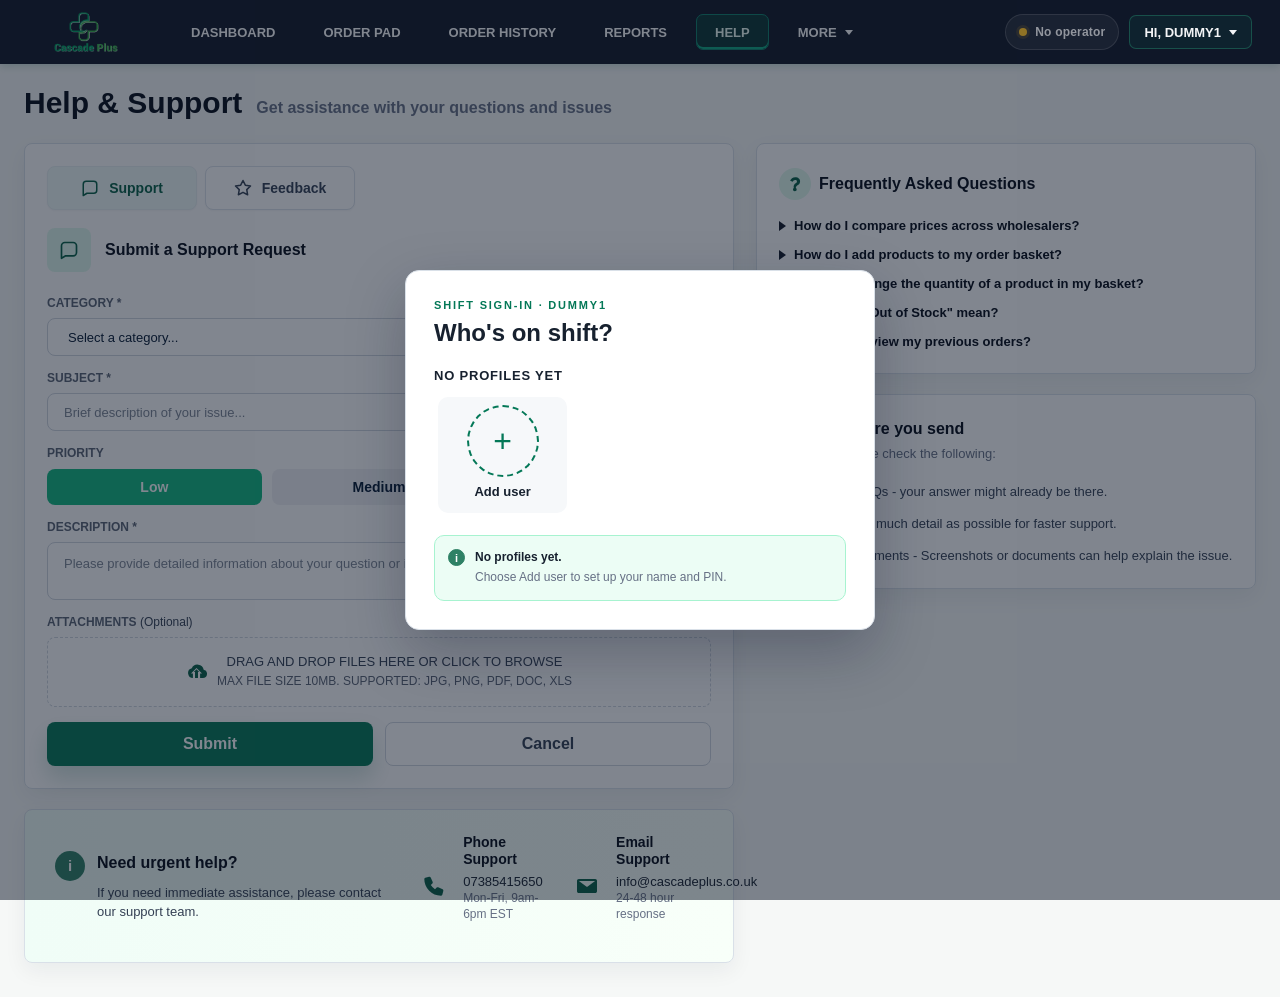
<file: help.html>
<!doctype html>
<html lang="en">

<head>
    <meta charset="utf-8" />
    <meta name="viewport" content="width=device-width, initial-scale=1" />
    <title>CASCADE Help & Support</title>
    <link rel="stylesheet" href="styles.css" />
    <style>
        .workspace {
            max-width: 1580px;
            margin: 0 auto;
            padding: 22px 24px 34px;
        }

        .page-heading {
            display: flex;
            align-items: baseline;
            gap: 14px;
            flex-wrap: wrap;
            margin: 0 0 24px;
        }

        .heading-copy {
            display: flex;
            align-items: baseline;
            gap: 14px;
            flex-wrap: wrap;
        }

        .page-heading h1 {
            margin: 0;
            color: #050b18;
            font-size: 30px;
            line-height: 1.1;
            font-weight: 700;
            letter-spacing: 0;
        }

        .page-heading p {
            margin: 0;
            color: var(--muted);
            font-size: 16px;
            font-weight: 600;
        }

        .help-layout {
            display: grid;
            grid-template-columns: minmax(0, 1fr) 500px;
            gap: 22px;
            align-items: start;
        }

        .form-stack,
        .side-stack {
            display: grid;
            gap: 20px;
        }

        .support-panel,
        .side-panel {
            border: 1px solid var(--line);
            border-radius: 8px;
            background: rgba(255, 255, 255, 0.92);
            box-shadow: 0 8px 22px rgba(23, 33, 47, 0.06);
        }

        .support-panel {
            padding: 22px;
        }

        .help-mode-toggle {
            display: grid;
            grid-template-columns: repeat(2, minmax(0, 150px));
            gap: 8px;
            margin-bottom: 18px;
        }

        .help-mode-option {
            min-height: 44px;
            border: 1px solid #dce2ea;
            border-radius: 8px;
            display: inline-flex;
            align-items: center;
            justify-content: center;
            gap: 10px;
            color: #344054;
            background: #fff;
            font-size: 14px;
            font-weight: 800;
            box-shadow: 0 1px 2px rgba(23, 33, 47, 0.04);
        }

        .help-mode-option svg {
            width: 18px;
            height: 18px;
            fill: none;
            stroke: currentColor;
            stroke-linecap: round;
            stroke-linejoin: round;
            stroke-width: 2;
        }

        .help-mode-option.active,
        .help-mode-option:hover,
        .help-mode-option:focus-visible {
            color: #065f46;
            background: #effaf7;
            border-color: #e7f0f2;
            outline: 0;
        }

        .panel-title-row {
            display: flex;
            align-items: center;
            gap: 14px;
            margin-bottom: 24px;
        }

        .panel-icon {
            width: 44px;
            height: 44px;
            flex: 0 0 auto;
            border-radius: 8px;
            display: inline-flex;
            align-items: center;
            justify-content: center;
            color: #065f46;
            background: #dff8ed;
        }

        .panel-icon svg,
        .contact-icon svg,
        .section-icon svg,
        .submit-button svg {
            width: 20px;
            height: 20px;
            fill: none;
            stroke: currentColor;
            stroke-linecap: round;
            stroke-linejoin: round;
            stroke-width: 2;
        }

        .panel-title-row h2,
        .side-panel h2 {
            margin: 0;
            color: #050b18;
            font-size: 16px;
            line-height: 1.3;
            font-weight: 700;
        }

        .panel-title-row p {
            margin: 3px 0 0;
            color: #344054;
            font-size: 13px;
            font-weight: 400;
        }

        .support-form {
            display: grid;
            gap: 15px;
        }

        .field {
            display: grid;
            gap: 8px;
            color: #061a33;
            font-size: 13px;
            font-weight: 500;
        }

        .field>span,
        .priority-label,
        .attachment-label {
            color: #596273;
            font-size: 12px;
            font-weight: 700;
            text-transform: uppercase;
        }

        .field input,
        .field select,
        .field textarea {
            width: 100%;
            border: 1px solid #cfd6df;
            border-radius: 8px;
            padding: 0 16px;
            color: #061a33;
            background: #fff;
            font: inherit;
            font-weight: 400;
            outline: 0;
            transition: border-color 150ms ease, box-shadow 150ms ease;
        }

        .field input,
        .field select {
            height: 38px;
        }

        .field textarea {
            min-height: 58px;
            resize: vertical;
            padding-top: 12px;
            line-height: 1.45;
        }

        .field input::placeholder,
        .field textarea::placeholder {
            color: #7c8594;
        }

        .field input:focus,
        .field select:focus,
        .field textarea:focus {
            border-color: #065f46;
            box-shadow: 0 0 0 3px rgba(6, 95, 70, 0.13);
        }

        .attachment-field {
            display: grid;
            gap: 8px;
        }

        .attachment-label span {
            color: #344054;
            font-weight: 500;
            text-transform: none;
        }

        .attachment-dropzone {
            min-height: 55px;
            border: 1px dashed #cfd6df;
            border-radius: 8px;
            display: grid;
            place-items: center;
            padding: 16px;
            color: #17212f;
            background: #fff;
            text-align: center;
            cursor: pointer;
            transition: border-color 150ms ease, box-shadow 150ms ease, background 150ms ease;
        }

        .attachment-dropzone:hover,
        .attachment-dropzone:focus-within {
            border-color: #7c6df2;
            background: #fbfaff;
            box-shadow: 0 0 0 3px rgba(124, 109, 242, 0.12);
        }

        .attachment-dropzone input {
            position: absolute;
            width: 1px;
            height: 1px;
            overflow: hidden;
            clip: rect(0 0 0 0);
            white-space: nowrap;
        }

        .attachment-copy {
            display: flex;
            align-items: center;
            justify-content: center;
            gap: 10px;
            pointer-events: none;
        }

        .attachment-copy svg {
            width: 21px;
            height: 21px;
            flex: 0 0 auto;
            color: #065f46;
            fill: currentColor;
            stroke: none;
        }

        .attachment-copy strong {
            display: block;
            color: #344054;
            font-size: 13px;
            font-weight: 400;
            line-height: 1.25;
        }

        .attachment-copy small {
            display: block;
            margin-top: 4px;
            color: #596273;
            font-size: 12px;
            font-weight: 350;
            line-height: 1.3;
        }

        .priority-field {
            display: grid;
            gap: 9px;
        }

        .priority-options {
            display: grid;
            grid-template-columns: repeat(3, minmax(0, 1fr));
            gap: 10px;
        }

        .priority-option {
            min-height: 36px;
            border: 0;
            border-radius: 8px;
            display: inline-flex;
            align-items: center;
            justify-content: center;
            color: #061a33;
            background: #f0f1f4;
            font-size: 14px;
            font-weight: 700;
        }

        .priority-option.active {
            color: #fff;
        }

        .priority-option[data-priority="low"].active {
            background: #10b981;
        }

        .priority-option[data-priority="medium"].active {
            background: #df9100;
        }

        .priority-option[data-priority="high"].active {
            background: #ff1723;
        }

        .form-actions {
            display: grid;
            grid-template-columns: repeat(2, minmax(0, 1fr));
            gap: 12px;
        }

        .submit-button {
            min-height: 44px;
            border: 0;
            border-radius: 8px;
            display: inline-flex;
            align-items: center;
            justify-content: center;
            gap: 8px;
            color: #fff;
            background: #047857;
            font-size: 16px;
            font-weight: 700;
            box-shadow: 0 12px 22px rgba(6, 95, 70, 0.18);
        }

        .cancel-button {
            min-height: 44px;
            border: 1px solid #cfd6df;
            border-radius: 8px;
            display: inline-flex;
            align-items: center;
            justify-content: center;
            color: #344054;
            background: #fff;
            font-size: 16px;
            font-weight: 700;
        }

        .submit-button:hover,
        .submit-button:focus-visible {
            background: #064e3b;
            outline: 0;
        }

        .cancel-button:hover,
        .cancel-button:focus-visible {
            color: #065f46;
            border-color: #065f46;
            background: #effaf7;
            outline: 0;
        }

        .modal-backdrop {
            position: fixed;
            inset: 0;
            z-index: 30;
            display: grid;
            place-items: center;
            padding: 20px;
            background: rgba(15, 23, 42, 0.38);
        }

        .modal-backdrop[hidden] {
            display: none;
        }

        .help-modal {
            width: min(100%, 430px);
            border-radius: 8px;
            background: #fff;
            box-shadow: 0 20px 50px rgba(15, 23, 42, 0.22);
            padding: 22px;
        }

        .modal-header {
            display: flex;
            align-items: flex-start;
            justify-content: space-between;
            gap: 16px;
            margin-bottom: 18px;
        }

        .modal-header h2 {
            margin: 0;
            color: #050b18;
            font-size: 18px;
            line-height: 1.25;
            font-weight: 700;
        }

        .modal-close {
            width: 28px;
            height: 28px;
            border: 0;
            border-radius: 6px;
            display: inline-grid;
            place-items: center;
            color: #475467;
            background: transparent;
            font-size: 24px;
            line-height: 1;
        }

        .modal-close:hover,
        .modal-close:focus-visible {
            color: #065f46;
            background: #effaf7;
            outline: 0;
        }

        .cancel-modal-copy {
            margin: 0 0 20px;
            color: #047857;
            font-size: 14px;
            line-height: 1.45;
        }

        .modal-actions {
            display: grid;
            grid-template-columns: repeat(2, minmax(0, 1fr));
            gap: 10px;
        }

        .modal-secondary,
        .modal-primary {
            min-height: 40px;
            border-radius: 8px;
            font-size: 14px;
            font-weight: 800;
        }

        .modal-secondary {
            border: 1px solid #cfd6df;
            color: #344054;
            background: #fff;
        }

        .modal-primary {
            border: 0;
            color: #fff;
            background: #065f46;
        }

        .next-steps {
            display: grid;
            gap: 18px;
            margin: 0;
            padding: 0;
            list-style: none;
        }

        .next-step {
            display: grid;
            grid-template-columns: 42px minmax(0, 1fr);
            gap: 12px;
            align-items: start;
        }

        .next-step-icon {
            width: 34px;
            height: 34px;
            border-radius: 999px;
            display: inline-grid;
            place-items: center;
            color: #5b4df5;
            background: #f1efff;
            font-size: 13px;
            font-weight: 800;
        }

        .next-step-icon svg {
            width: 18px;
            height: 18px;
            fill: none;
            stroke: currentColor;
            stroke-linecap: round;
            stroke-linejoin: round;
            stroke-width: 2;
        }

        .next-step-icon.feedback {
            color: #fff;
            background: #065f46;
        }

        .next-step-text strong {
            display: block;
            color: #050b18;
            font-size: 14px;
            line-height: 1.25;
        }

        .next-step-text span {
            display: block;
            margin-top: 6px;
            color: #344054;
            font-size: 13px;
            line-height: 1.4;
        }

        .next-steps.feedback {
            position: relative;
            gap: 28px;
        }

        .next-steps.feedback::before {
            content: "";
            position: absolute;
            top: 30px;
            bottom: 30px;
            left: 16px;
            width: 1px;
            background: #cfeee2;
        }

        .next-steps.feedback .next-step {
            position: relative;
            grid-template-columns: 34px minmax(0, 1fr);
            gap: 14px;
        }

        .next-steps.feedback .next-step-icon {
            z-index: 1;
            width: 24px;
            height: 24px;
            margin-top: 1px;
            font-size: 12px;
            font-weight: 600;
        }

        .feedback-modal-heading {
            display: flex;
            align-items: center;
            gap: 14px;
        }

        .feedback-heading-icon {
            width: 40px;
            height: 40px;
            border-radius: 999px;
            display: inline-grid;
            place-items: center;
            color: #065f46;
            background: #dff8ed;
        }

        .feedback-heading-icon svg {
            width: 24px;
            height: 24px;
            fill: none;
            stroke: currentColor;
            stroke-linecap: round;
            stroke-linejoin: round;
            stroke-width: 2;
        }

        .side-panel {
            padding: 24px 22px;
        }

        .side-heading {
            display: flex;
            align-items: center;
            gap: 8px;
            margin-bottom: 18px;
        }

        .section-icon {
            width: 32px;
            height: 32px;
            border-radius: 999px;
            display: inline-flex;
            align-items: center;
            justify-content: center;
            color: #065f46;
            background: #dff8ed;
        }

        .section-icon svg {
            width: 20px;
            height: 20px;
            fill: currentColor;
            stroke: none;
        }

        .contact-panel {
            display: grid;
            grid-template-columns: minmax(0, 1.2fr) minmax(0, 1fr);
            gap: 28px;
            align-items: center;
            padding: 24px 30px;
            background: linear-gradient(90deg, #f0fdf7 0%, #f8fff9 100%);
        }

        .urgent-help-copy {
            display: grid;
            grid-template-columns: 30px minmax(0, 1fr);
            gap: 12px;
            align-items: start;
        }

        .urgent-help-info-icon {
            width: 30px;
            height: 30px;
            display: inline-grid;
            place-items: center;
            border-radius: 999px;
            color: #ffffff;
            background: #2e8165;
            font-size: 15px;
            line-height: 1;
            font-weight: 900;
        }

        .urgent-help-copy h2 {
            margin: 0 0 10px;
            color: #050b18;
            font-size: 16px;
            line-height: 1.45;
            font-weight: 700;
        }

        .urgent-help-copy p {
            margin: 0;
            color: #344054;
            font-size: 13px;
            line-height: 1.45;
        }

        .contact-list {
            display: grid;
            grid-template-columns: repeat(2, minmax(0, 1fr));
            gap: 24px;
            align-items: center;
        }

        .contact-item {
            display: grid;
            grid-template-columns: 30px minmax(0, 1fr);
            gap: 12px;
            align-items: center;
        }

        .contact-icon {
            width: 26px;
            height: 26px;
            border-radius: 0;
            display: inline-flex;
            align-items: center;
            justify-content: center;
        }

        .contact-icon.blue,
        .contact-icon.green {
            color: #065f46;
            background: transparent;
        }

        .contact-icon.blue svg,
        .contact-icon.green svg {
            width: 24px;
            height: 24px;
            fill: currentColor;
            stroke: none;
        }

        .contact-copy strong {
            display: block;
            color: #050b18;
            font-size: 14px;
            line-height: 1.25;
            font-weight: 700;
        }

        .contact-copy span,
        .contact-copy a {
            display: block;
            margin-top: 5px;
            color: #17212f;
            font-size: 13px;
            line-height: 1.25;
            text-decoration: none;
        }

        .contact-copy small {
            display: block;
            color: #667085;
            font-size: 12px;
            line-height: 1.35;
        }

        .faq-list {
            display: grid;
            gap: 14px;
        }

        .faq-item summary {
            display: flex;
            align-items: center;
            gap: 8px;
            color: #050b18;
            font-size: 13px;
            font-weight: 700;
            cursor: pointer;
            list-style: none;
        }

        .faq-item summary::-webkit-details-marker {
            display: none;
        }

        .faq-item summary::before {
            content: "";
            width: 0;
            height: 0;
            border-top: 5px solid transparent;
            border-bottom: 5px solid transparent;
            border-left: 7px solid #111827;
            transition: transform 150ms ease;
        }

        .faq-item[open] summary::before {
            transform: rotate(90deg);
        }

        .faq-item p {
            margin: 10px 0 0 16px;
            max-width: 420px;
            color: #344054;
            font-size: 12px;
            line-height: 1.55;
        }

        .before-send-panel {
            padding: 22px 20px;
        }

        .before-send-heading {
            display: grid;
            grid-template-columns: 48px minmax(0, 1fr);
            gap: 14px;
            align-items: center;
            margin-bottom: 18px;
        }

        .before-send-icon {
            width: 48px;
            height: 48px;
            border-radius: 999px;
            display: inline-flex;
            align-items: center;
            justify-content: center;
            color: #065f46;
            background: #dff8ed;
        }

        .before-send-icon svg {
            width: 27px;
            height: 27px;
            fill: currentColor;
            stroke: none;
        }

        .before-send-heading h2 {
            margin: 0 0 5px;
        }

        .before-send-heading p {
            margin: 0;
            color: #667085;
            font-size: 13px;
            line-height: 1.35;
        }

        .before-send-list {
            display: grid;
            gap: 13px;
            margin: 0;
            padding: 0;
            list-style: none;
        }

        .before-send-list li {
            display: grid;
            grid-template-columns: 22px minmax(0, 1fr);
            gap: 12px;
            align-items: start;
            color: #344054;
            font-size: 13px;
            line-height: 1.45;
        }

        .check-icon {
            position: relative;
            width: 19px;
            height: 19px;
            border: 2px solid #065f46;
            border-radius: 999px;
            display: inline-flex;
            align-items: center;
            justify-content: center;
            color: #065f46;
        }

        .check-icon::after {
            content: "";
            width: 7px;
            height: 4px;
            border-left: 2px solid currentColor;
            border-bottom: 2px solid currentColor;
            transform: translateY(-1px) rotate(-45deg);
        }

        @media (max-width: 1100px) {
            .help-layout {
                grid-template-columns: 1fr;
            }

            .contact-panel .contact-list {
                grid-template-columns: repeat(2, minmax(0, 1fr));
            }
        }

        @media (max-width: 760px) {
            .workspace {
                padding: 18px 14px 28px;
            }

            .help-mode-toggle {
                grid-template-columns: repeat(2, minmax(0, 1fr));
            }

            .side-stack,
            .contact-panel,
            .contact-panel .contact-list {
                grid-template-columns: 1fr;
            }

            .priority-options {
                grid-template-columns: 1fr;
            }

            .form-actions {
                grid-template-columns: 1fr;
            }
        }
    </style>
    <link rel="stylesheet" href="navigation.css" />
</head>

<body>
    <div class="app-shell">
        <header class="topbar">
            <a class="brand" href="index.html" aria-label="CASCADE home">
                <img class="brand-logo" src="logo.png" alt="CASCADE Plus" />
            </a>
            <nav class="main-nav" aria-label="Primary">
                <a href="Dashboard.html">Dashboard</a>
                <a href="index.html">Order Pad</a>
                <a href="history.html">Order History</a>
                <a href="report.html">Reports</a>
                <a class="active" href="help.html" aria-current="page">Help</a>
                <div class="nav-more">
                    <button class="more-toggle" type="button" aria-haspopup="true" aria-expanded="false">More</button>
                    <div class="more-menu" role="menu">
                        <a href="pending.html" role="menuitem">Pending Order</a>
                        <a href="outofstock.html" role="menuitem">Out Of Stock</a>
                        <a href="settings.html" role="menuitem">Settings</a>
                    </div>
                </div>
            </nav>
            <div class="account-menu">
                <button class="profile-button" type="button" aria-haspopup="true" aria-expanded="false">HI,
                    DUMMY1</button>
                <div class="account-dropdown" role="menu">
                    <button class="account-menu-item" type="button" role="menuitem">
                        <svg viewBox="0 0 24 24" aria-hidden="true">
                            <path d="M3 11.5 12 4l9 7.5"></path>
                            <path d="M5.5 10.5V20h13v-9.5"></path>
                            <path d="M9.5 17h5"></path>
                            <path d="M9 14h2"></path>
                            <path d="M13 14h2"></path>
                        </svg>
                        Reset Password
                    </button>
                    <span class="account-menu-separator" aria-hidden="true"></span>
                    <button class="account-menu-item" type="button" role="menuitem">
                        <svg viewBox="0 0 24 24" aria-hidden="true">
                            <circle cx="7.5" cy="16.5" r="3"></circle>
                            <path d="m10 14 7.5-7.5"></path>
                            <path d="m15.5 8.5 2 2"></path>
                            <path d="m18 6 2 2"></path>
                        </svg>
                        Log Out
                    </button>
                </div>
            </div>
        </header>

        <main class="workspace">
            <section class="page-heading" aria-labelledby="helpTitle">
                <div class="heading-copy">
                    <h1 id="helpTitle">Help &amp; Support</h1>
                    <p>Get assistance with your questions and issues</p>
                </div>
            </section>

            <div class="help-layout">
                <div class="form-stack">
                    <section class="support-panel" aria-labelledby="supportRequestTitle">
                        <div class="help-mode-toggle" role="tablist" aria-label="Help request type">
                            <button class="help-mode-option active" type="button" role="tab" aria-selected="true"
                                data-help-mode="support">
                                <svg viewBox="0 0 24 24" aria-hidden="true">
                                    <path d="M21 15a4 4 0 0 1-4 4H8l-5 3V7a4 4 0 0 1 4-4h10a4 4 0 0 1 4 4z">
                                    </path>
                                </svg>
                                Support
                            </button>
                            <button class="help-mode-option" type="button" role="tab" aria-selected="false"
                                data-help-mode="feedback">
                                <svg viewBox="0 0 24 24" aria-hidden="true">
                                    <polygon
                                        points="12 2 15.09 8.26 22 9.27 17 14.14 18.18 21.02 12 17.77 5.82 21.02 7 14.14 2 9.27 8.91 8.26 12 2">
                                    </polygon>
                                </svg>
                                Feedback
                            </button>
                        </div>

                        <div class="panel-title-row">
                            <span class="panel-icon" id="supportRequestIcon" aria-hidden="true">
                                <svg viewBox="0 0 24 24">
                                    <path d="M21 15a4 4 0 0 1-4 4H8l-5 3V7a4 4 0 0 1 4-4h10a4 4 0 0 1 4 4z">
                                    </path>
                                </svg>
                            </span>
                            <div>
                                <h2 id="supportRequestTitle">Submit a Support Request</h2>
                                <p id="supportRequestSubtitle" hidden></p>
                            </div>
                        </div>

                        <form class="support-form">
                            <label class="field">
                                <span>Category *</span>
                                <select id="requestCategory" required aria-label="Category">
                                    <option value="">Select a category...</option>
                                    <option>Account Access</option>
                                    <option>Ordering Issue</option>
                                    <option>Pricing Issue</option>
                                    <option>Supplier Issue</option>
                                    <option>Report Issue</option>
                                    <option>Technical Issue</option>
                                    <option>Other</option>
                                </select>
                            </label>

                            <label class="field">
                                <span>Subject *</span>
                                <input type="text" required placeholder="Brief description of your issue..." />
                            </label>

                            <div class="priority-field">
                                <span class="priority-label">Priority</span>
                                <div class="priority-options" role="radiogroup" aria-label="Priority">
                                    <button class="priority-option active" type="button" data-priority="low"
                                        role="radio" aria-checked="true">Low</button>
                                    <button class="priority-option" type="button" data-priority="medium" role="radio"
                                        aria-checked="false">Medium</button>
                                    <button class="priority-option" type="button" data-priority="high" role="radio"
                                        aria-checked="false">High</button>
                                </div>
                            </div>

                            <label class="field">
                                <span>Description *</span>
                                <textarea required
                                    placeholder="Please provide detailed information about your question or issue..."></textarea>
                            </label>

                            <div class="attachment-field">
                                <span class="attachment-label">Attachments <span>(Optional)</span></span>
                                <label class="attachment-dropzone">
                                    <input type="file" multiple accept=".jpg,.jpeg,.png,.pdf,.doc,.docx,.xls,.xlsx" />
                                    <span class="attachment-copy">
                                        <svg viewBox="0 0 24 24" aria-hidden="true">
                                            <path
                                                d="M8.2 19.5a5.7 5.7 0 0 1-1.6-11.2A7.2 7.2 0 0 1 20.2 10a4.8 4.8 0 0 1-1 9.5h-3.1v-5.2h2.2L12 8l-6.3 6.3h2.2v5.2H8.2Zm2.1 0v-6.9H8.9L12 9.5l3.1 3.1h-1.4v6.9h-3.4Z">
                                            </path>
                                        </svg>
                                        <span>
                                            <strong>Drag and drop files here or click to browse</strong>
                                            <small>Max file size 10MB. Supported: JPG, PNG, PDF, DOC, XLS</small>
                                        </span>
                                    </span>
                                </label>
                            </div>

                            <div class="form-actions">
                                <button class="submit-button" type="submit">
                                    Submit
                                </button>
                                <button class="cancel-button" type="button" id="cancelRequestButton">Cancel</button>
                            </div>
                        </form>
                    </section>

                    <section class="side-panel contact-panel" aria-labelledby="contactTitle">
                        <div class="urgent-help-copy">
                            <span class="urgent-help-info-icon" aria-hidden="true">i</span>
                            <div>
                                <h2 id="contactTitle">Need urgent help?</h2>
                                <p>If you need immediate assistance, please contact our support team.</p>
                            </div>
                        </div>

                        <div class="contact-list">
                            <div class="contact-item">
                                <span class="contact-icon blue" aria-hidden="true">
                                    <svg viewBox="0 0 24 24">
                                        <path
                                            d="M7.1 2.7c.6-.2 1.3.1 1.6.7l2 4.5c.2.5.1 1.1-.3 1.5L8.8 11a13.2 13.2 0 0 0 4.2 4.2l1.7-1.6c.4-.4 1-.5 1.5-.3l4.4 2c.6.3.9.9.7 1.6l-1 3.8c-.2.6-.7 1-1.4 1A16.7 16.7 0 0 1 2.3 5.1c0-.7.4-1.2 1-1.4l3.8-1Z">
                                        </path>
                                    </svg>
                                </span>
                                <p class="contact-copy">
                                    <strong>Phone Support</strong>
                                    <span>07385415650</span>
                                    <small>Mon-Fri, 9am-6pm EST</small>
                                </p>
                            </div>

                            <div class="contact-item">
                                <span class="contact-icon green" aria-hidden="true">
                                    <svg viewBox="0 0 24 24">
                                        <path
                                            d="M3.8 5h16.4c1 0 1.8.8 1.8 1.8v10.4c0 1-.8 1.8-1.8 1.8H3.8c-1 0-1.8-.8-1.8-1.8V6.8C2 5.8 2.8 5 3.8 5Zm.1 2 7.4 5.4c.4.3 1 .3 1.4 0L20.1 7H3.9Z">
                                        </path>
                                    </svg>
                                </span>
                                <p class="contact-copy">
                                    <strong>Email Support</strong>
                                    <span>info@cascadeplus.co.uk</span>
                                    <small>24-48 hour response</small>
                                </p>
                            </div>
                        </div>
                    </section>
                </div>

                <aside class="side-stack">
                    <section class="side-panel" aria-labelledby="faqTitle">
                        <div class="side-heading">
                            <span class="section-icon" aria-hidden="true">
                                <svg viewBox="0 0 24 24">
                                    <path
                                        d="M10.4 15.6v-.5c0-1 .3-1.9.8-2.5.4-.5 1-1 1.6-1.4.5-.4.9-.7 1.1-1 .3-.3.4-.7.4-1.2 0-.6-.2-1-.6-1.4-.4-.3-.9-.5-1.6-.5-.7 0-1.2.2-1.7.6-.5.4-.8 1-1 1.7L6.2 8.2c.4-1.3 1.1-2.3 2.2-3.1C9.5 4.4 10.8 4 12.3 4c1.8 0 3.2.4 4.2 1.3 1.1.9 1.6 2.1 1.6 3.5 0 .9-.2 1.6-.5 2.2-.3.6-.7 1.1-1.2 1.5-.5.4-1.1.9-1.8 1.3-.5.4-.9.8-1.1 1.1-.2.3-.4.7-.4 1.2v.4h-2.7Zm1.4 5.1c-.7 0-1.2-.2-1.6-.6-.4-.4-.6-.9-.6-1.5s.2-1.1.6-1.5c.4-.4 1-.6 1.6-.6.7 0 1.2.2 1.6.6.4.4.6.9.6 1.5s-.2 1.1-.6 1.5c-.4.4-1 .6-1.6.6Z">
                                    </path>
                                </svg>
                            </span>
                            <h2 id="faqTitle">Frequently Asked Questions</h2>
                        </div>

                        <div class="faq-list">
                            <details class="faq-item">
                                <summary>How do I compare prices across wholesalers?</summary>
                                <p>Navigate to the <strong>Order Pad</strong>, click on any product line in the
                                    <strong>Order Basket</strong>, and view the product details with the supplier
                                    comparison table. You can choose any supplier, and click Save. The basket will
                                    refresh with
                                    the updated quantity, pricing, and order value.
                                </p>
                            </details>
                            <details class="faq-item">
                                <summary>How do I add products to my order basket?</summary>
                                <p>Go to the <strong>Order Pad</strong>, search for the product name or PIP code, enter
                                    the required quantity, and add it to the basket. You can also upload products using
                                    the Upload Order option if you have an .xls or .csv file or download the template.
                                </p>
                            </details>
                            <details class="faq-item">
                                <summary>How do I change the quantity of a product in my basket?</summary>
                                <p>Click on any product line you want to change the quantity in the <strong>Order
                                        Basket</strong>,
                                    in the Edit product window change the quantity and click Save. The basket will
                                    refresh with
                                    the updated quantity, pricing, and order value.</p>
                            </details>
                            <details class="faq-item">
                                <summary>What does "Out of Stock" mean?</summary>
                                <p>Out of Stock means the selected supplier could not fulfil the requested product
                                    quantity. You can review these lines in the <strong>Out of Stock</strong> section
                                    and add selected items back to your order when needed.</p>
                            </details>
                            <details class="faq-item">
                                <summary>Where can I view my previous orders?</summary>
                                <p>Go to <strong>Order History</strong> to view past orders, order status, submitted
                                    products, fulfilled quantities, and supplier outcomes. Click an order to open the
                                    detailed view.</p>
                            </details>
                        </div>
                    </section>

                    <section class="side-panel before-send-panel" aria-labelledby="beforeSendTitle">
                        <div class="before-send-heading">
                            <span class="before-send-icon" aria-hidden="true">
                                <svg viewBox="0 0 24 24">
                                    <path
                                        d="M12 2.2A7.2 7.2 0 0 0 7.7 15c.8.6 1.1 1.3 1.2 2.1h6.2c.1-.8.4-1.5 1.2-2.1A7.2 7.2 0 0 0 12 2.2ZM9.5 20.7c0 .6.5 1.1 1.1 1.1h2.8c.6 0 1.1-.5 1.1-1.1v-.6h-5v.6Zm-.2-2.3h5.4c.3 0 .6-.3.6-.6s-.3-.6-.6-.6H9.3c-.3 0-.6.3-.6.6s.3.6.6.6Zm1-10.8a3.6 3.6 0 0 0-1.2 2.7.7.7 0 1 1-1.4 0 5 5 0 0 1 1.7-3.8.7.7 0 0 1 .9 1.1Z">
                                    </path>
                                </svg>
                            </span>
                            <div>
                                <h2 id="beforeSendTitle">Before you send</h2>
                                <p>Please check the following:</p>
                            </div>
                        </div>

                        <ul class="before-send-list">
                            <li><span class="check-icon" aria-hidden="true"></span><span>Search FAQs - your answer
                                    might already be there.</span></li>
                            <li><span class="check-icon" aria-hidden="true"></span><span>Provide as much detail as
                                    possible for faster support.</span></li>
                            <li><span class="check-icon" aria-hidden="true"></span><span>Add Attachments - Screenshots
                                    or documents can help explain the issue.</span></li>
                        </ul>
                    </section>

                </aside>
            </div>
        </main>
    </div>

    <div class="modal-backdrop" id="cancelConfirmModal" hidden>
        <section class="help-modal" role="dialog" aria-modal="true" aria-labelledby="cancelConfirmTitle">
            <div class="modal-header">
                <h2 id="cancelConfirmTitle">Cancel request?</h2>
                <button class="modal-close" type="button" data-close-modal aria-label="Close">&times;</button>
            </div>
            <p class="cancel-modal-copy">Are you sure you want to cancel? Any information entered in the form will be
                cleared.</p>
            <div class="modal-actions">
                <button class="modal-primary" type="button" id="confirmCancelButton">Yes</button>
                <button class="modal-secondary" type="button" data-close-modal>No</button>
            </div>
        </section>
    </div>

    <div class="modal-backdrop" id="nextStepsModal" hidden>
        <section class="help-modal" role="dialog" aria-modal="true" aria-labelledby="nextStepsTitle">
            <div class="modal-header">
                <div class="feedback-modal-heading" id="nextStepsHeading">
                    <h2 id="nextStepsTitle">What happens next?</h2>
                </div>
                <button class="modal-close" type="button" data-close-modal aria-label="Close">&times;</button>
            </div>
            <div id="nextStepsContent"></div>
        </section>
    </div>

    <script src="account-menu.js"></script>
    <script>
        const supportForm = document.querySelector(".support-form");
        const cancelConfirmModal = document.getElementById("cancelConfirmModal");
        const nextStepsModal = document.getElementById("nextStepsModal");
        const nextStepsHeading = document.getElementById("nextStepsHeading");
        const nextStepsContent = document.getElementById("nextStepsContent");
        const adminEmailAddress = "support@cascadeplus.com";

        function addSubmittedFeedback() {
            const subject = supportForm.querySelector('input[type="text"]').value.trim();
            const description = supportForm.querySelector("textarea").value.trim();
            if (!subject || !description) return;

            const feedback = {
                title: subject,
                description,
            };

            notifyAdminOfFeedback(feedback);
        }

        function notifyAdminOfFeedback(feedback) {
            const subject = encodeURIComponent(`New Cascade Plus feedback: ${feedback.title}`);
            const body = encodeURIComponent(`A user submitted new feedback:\n\n${feedback.title}\n\n${feedback.description}`);
            window.open(`mailto:${adminEmailAddress}?subject=${subject}&body=${body}`, "_blank");
        }

        function getActiveHelpMode() {
            return document.querySelector(".help-mode-option.active")?.dataset.helpMode || "support";
        }

        function openModal(modal) {
            modal.hidden = false;
        }

        function closeModal(modal) {
            modal.hidden = true;
        }

        function resetSupportForm() {
            supportForm.reset();
            document.querySelectorAll(".priority-option").forEach((item) => {
                item.classList.remove("active");
                item.setAttribute("aria-checked", "false");
            });
            const lowPriority = document.querySelector('.priority-option[data-priority="low"]');
            lowPriority.classList.add("active");
            lowPriority.setAttribute("aria-checked", "true");
        }

        function renderSupportNextSteps() {
            nextStepsHeading.innerHTML = `
                <span class="feedback-heading-icon" aria-hidden="true">
                    <svg viewBox="0 0 24 24"><path d="M22 2 11 13"></path><path d="m22 2-7 20-4-9-9-4z"></path></svg>
                </span>
                <h2 id="nextStepsTitle">What happens next?</h2>
            `;
            nextStepsContent.innerHTML = `
                <ol class="next-steps feedback">
                    <li class="next-step">
                        <span class="next-step-icon feedback" aria-hidden="true">1</span>
                        <span class="next-step-text">
                            <strong>We have successfully received your request</strong>
                            <span>Our support team will review your request and confirm receipt.</span>
                        </span>
                    </li>
                    <li class="next-step">
                        <span class="next-step-icon feedback" aria-hidden="true">2</span>
                        <span class="next-step-text">
                            <strong>We'll investigate</strong>
                            <span>We typically respond within 24-48 hours with an update or solution.</span>
                        </span>
                    </li>
                    <li class="next-step">
                        <span class="next-step-icon feedback" aria-hidden="true">3</span>
                        <span class="next-step-text">
                            <strong>We'll resolve it</strong>
                            <span>We'll work with you to resolve the issue as quickly as possible.</span>
                        </span>
                    </li>
                </ol>
            `;
        }

        function renderFeedbackNextSteps() {
            nextStepsHeading.innerHTML = `
                <span class="feedback-heading-icon" aria-hidden="true">
                    <svg viewBox="0 0 24 24"><path d="M22 2 11 13"></path><path d="m22 2-7 20-4-9-9-4z"></path></svg>
                </span>
                <h2 id="nextStepsTitle">What happens next?</h2>
            `;
            nextStepsContent.innerHTML = `
                <ol class="next-steps feedback">
                    <li class="next-step">
                        <span class="next-step-icon feedback" aria-hidden="true">1</span>
                        <span class="next-step-text">
                            <strong>We'll review your feedback</strong>
                            <span>Our team will review and assess your feedback.</span>
                        </span>
                    </li>
                    <li class="next-step">
                        <span class="next-step-icon feedback" aria-hidden="true">2</span>
                        <span class="next-step-text">
                            <strong>We'll get in touch</strong>
                            <span>If needed, we'll contact you for more information.</span>
                        </span>
                    </li>
                    <li class="next-step">
                        <span class="next-step-icon feedback" aria-hidden="true">3</span>
                        <span class="next-step-text">
                            <strong>We'll keep improving</strong>
                            <span>Your feedback helps us improve Cascade Plus.</span>
                        </span>
                    </li>
                </ol>
            `;
        }

        document.querySelectorAll(".priority-option").forEach((button) => {
            button.addEventListener("click", () => {
                document.querySelectorAll(".priority-option").forEach((item) => {
                    item.classList.remove("active");
                    item.setAttribute("aria-checked", "false");
                });
                button.classList.add("active");
                button.setAttribute("aria-checked", "true");
            });
        });

        document.querySelectorAll(".help-mode-option").forEach((button) => {
            button.addEventListener("click", () => {
                document.querySelectorAll(".help-mode-option").forEach((item) => {
                    item.classList.remove("active");
                    item.setAttribute("aria-selected", "false");
                });
                button.classList.add("active");
                button.setAttribute("aria-selected", "true");

                const isFeedback = button.dataset.helpMode === "feedback";
                const title = document.getElementById("supportRequestTitle");
                const subtitle = document.getElementById("supportRequestSubtitle");
                const icon = document.getElementById("supportRequestIcon");
                const category = document.getElementById("requestCategory");

                if (isFeedback) {
                    title.textContent = "We value your feedback";
                    subtitle.textContent = "Help us improve Cascade Plus by sharing your experience, suggestions or feedback.";
                    subtitle.hidden = false;
                    icon.innerHTML = '<svg viewBox="0 0 24 24"><polygon points="12 2 15.09 8.26 22 9.27 17 14.14 18.18 21.02 12 17.77 5.82 21.02 7 14.14 2 9.27 8.91 8.26 12 2"></polygon></svg>';
                    category.innerHTML = '<option value="">Select a category...</option><option>Dashboard</option><option>Order Pad</option><option>Order History</option><option>Reports</option><option>Other</option>';
                } else {
                    title.textContent = "Submit a Support Request";
                    subtitle.textContent = "";
                    subtitle.hidden = true;
                    icon.innerHTML = '<svg viewBox="0 0 24 24"><path d="M21 15a4 4 0 0 1-4 4H8l-5 3V7a4 4 0 0 1 4-4h10a4 4 0 0 1 4 4z"></path></svg>';
                    category.innerHTML = '<option value="">Select a category...</option><option>Account Access</option><option>Ordering Issue</option><option>Pricing Issue</option><option>Supplier Issue</option><option>Report Issue</option><option>Technical Issue</option><option>Other</option>';
                }
            });
        });

        document.getElementById("cancelRequestButton").addEventListener("click", () => {
            openModal(cancelConfirmModal);
        });

        document.getElementById("confirmCancelButton").addEventListener("click", () => {
            resetSupportForm();
            closeModal(cancelConfirmModal);
        });

        supportForm.addEventListener("submit", (event) => {
            event.preventDefault();
            if (getActiveHelpMode() === "feedback") {
                addSubmittedFeedback();
                renderFeedbackNextSteps();
            } else {
                renderSupportNextSteps();
            }
            openModal(nextStepsModal);
            resetSupportForm();
        });

        document.querySelectorAll("[data-close-modal]").forEach((button) => {
            button.addEventListener("click", () => {
                closeModal(button.closest(".modal-backdrop"));
            });
        });

        document.querySelectorAll(".modal-backdrop").forEach((modal) => {
            modal.addEventListener("click", (event) => {
                if (event.target === modal) {
                    closeModal(modal);
                }
            });
        });
    </script>
</body>

</html>
</file>
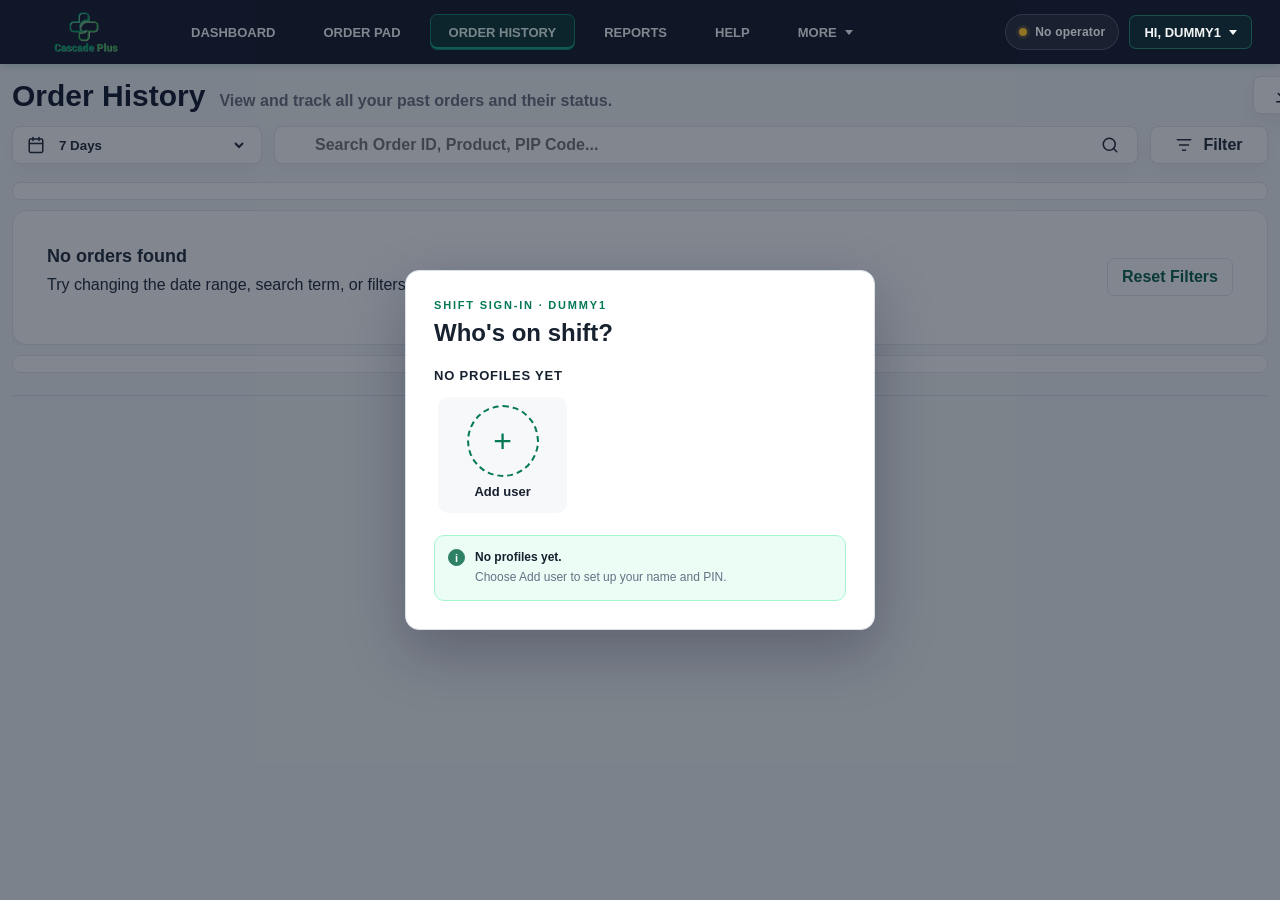
<file: history.html>
<!doctype html>
<html lang="en">

<head>
  <meta charset="utf-8" />
  <meta name="viewport" content="width=device-width, initial-scale=1" />
  <title>CASCADE Order History</title>
  <link rel="stylesheet" href="styles.css" />
  <style>
    :root {
      --green: #047857;
      --green-dark: #065f46;
      --green-soft: #ecfdf5;
      --table-header-gradient: linear-gradient(180deg, #d8f3e6 0%, #a9dfc6 100%);
      --row-alt-gradient: linear-gradient(90deg, #ffffff 0%, #f7fbff 100%);
      --row-active-gradient: linear-gradient(90deg, #f7fffb 0%, #e4faef 100%);
      --charcoal: #111827;
      --text: #1f2937;
      --muted: #6b7280;
      --border: #e5e7eb;
      --danger: #dc2626;
      --danger-soft: #fef2f2;
      --warning: #d97706;
      --warning-soft: #fffbeb;
      --surface: #ffffff;
      --page-bg: #f6f8f7;
    }

    body {
      color: var(--text);
      background: var(--page-bg);
      background-attachment: fixed;
      background-size: cover;
  background-position: center bottom;
    }

    .history-workspace {
      max-width: 1800px;
      padding: 12px 12px 44px;
    }

    .site-footer {
      margin-top: 22px;
      border-top: 1px solid rgba(217, 224, 232, 0.9);
      padding: 22px 0 2px;
      color: #7a879a;
      font-size: 13px;
      text-align: center;
    }

    .history-heading {
      display: grid;
      grid-template-columns: 250px minmax(760px, 1fr) 195px 118px;
      gap: 12px;
      align-items: center;
      margin-bottom: 12px;
    }

    .heading-copy {
      grid-column: 1 / 4;
      display: flex;
      align-items: baseline;
      gap: 14px;
      flex-wrap: wrap;
    }

    .history-heading h1 {
      margin: 0;
      color: #0f172a;
      font-size: 30px;
      line-height: 1.1;
    }

    .history-heading p {
      margin: 0;
      color: var(--muted);
      font-weight: 600;
    }

    .history-icon {
      width: 18px;
      height: 18px;
      flex: 0 0 auto;
      stroke: currentColor;
      stroke-width: 2;
      stroke-linecap: round;
      stroke-linejoin: round;
      fill: none;
    }

    .history-export {
      min-height: 38px;
      min-width: 118px;
      display: inline-flex;
      align-items: center;
      justify-content: center;
      gap: 10px;
      border: 1px solid var(--border);
      border-radius: 8px;
      padding: 0 18px;
      color: var(--charcoal);
      background: var(--surface);
      box-shadow: 0 8px 22px rgba(17, 24, 39, 0.06);
      font-weight: 700;
    }

    .history-filter-bar {
      display: grid;
      grid-template-columns: 250px minmax(760px, 1fr) 118px;
      gap: 12px;
      align-items: center;
      margin-bottom: 18px;
    }

    .history-filter-bar.custom-date-active {
      grid-template-columns: 250px minmax(280px, 340px) minmax(220px, 1fr) 118px;
    }

    .custom-date-row {
      display: grid;
      grid-template-columns: repeat(2, minmax(130px, 1fr));
      gap: 12px;
    }

    .custom-date-row label {
      position: relative;
      min-height: 38px;
      display: flex;
      align-items: center;
      border: 1px solid var(--border);
      border-radius: 8px;
      background: var(--surface);
      box-shadow: 0 7px 18px rgba(17, 24, 39, 0.04);
      cursor: pointer;
    }

    .custom-date-row input {
      width: 100%;
      min-height: 36px;
      border: 0;
      outline: 0;
      padding: 0 36px 0 14px;
      color: transparent;
      background: transparent;
      font-size: 14px;
      font-weight: 700;
      cursor: pointer;
    }

    .custom-date-row label.has-date input {
      color: #061a33;
    }

    .custom-date-row input::-webkit-datetime-edit,
    .custom-date-row input::-webkit-datetime-edit-fields-wrapper,
    .custom-date-row input::-webkit-datetime-edit-text,
    .custom-date-row input::-webkit-datetime-edit-day-field,
    .custom-date-row input::-webkit-datetime-edit-month-field,
    .custom-date-row input::-webkit-datetime-edit-year-field {
      color: transparent;
    }

    .custom-date-row label.has-date input::-webkit-datetime-edit,
    .custom-date-row label.has-date input::-webkit-datetime-edit-fields-wrapper,
    .custom-date-row label.has-date input::-webkit-datetime-edit-text,
    .custom-date-row label.has-date input::-webkit-datetime-edit-day-field,
    .custom-date-row label.has-date input::-webkit-datetime-edit-month-field,
    .custom-date-row label.has-date input::-webkit-datetime-edit-year-field {
      color: #061a33;
    }

    .custom-date-row input::-webkit-calendar-picker-indicator {
      opacity: 0;
    }

    .date-placeholder {
      position: absolute;
      left: 14px;
      top: 50%;
      transform: translateY(-50%);
      color: var(--muted);
      font-size: 14px;
      font-weight: 700;
      pointer-events: none;
    }

    .custom-date-row label.has-date .date-placeholder {
      display: none;
    }

    .custom-date-row .history-icon {
      position: absolute;
      right: 12px;
      top: 50%;
      transform: translateY(-50%);
      pointer-events: none;
    }

    .history-control {
      min-height: 38px;
      display: flex;
      align-items: center;
      gap: 10px;
      border: 1px solid var(--border);
      border-radius: 8px;
      background: var(--surface);
      box-shadow: 0 7px 18px rgba(17, 24, 39, 0.04);
    }

    .history-control select,
    .history-control input {
      width: 100%;
      min-width: 0;
      border: 0;
      outline: 0;
      color: var(--text);
      background: transparent;
      font-weight: 700;
    }

    .date-control {
      min-width: 250px;
      padding: 0 14px;
    }

    .search-control {
      width: 100%;
      padding: 0 18px 0 28px;
    }

    .search-control input {
      font-size: 16px;
      font-weight: 600;
    }

    .filter-menu-wrap {
      position: relative;
    }

    .history-list-toolbar {
      min-height: 30px;
      width: auto;
      border: 0;
      border-radius: 0;
      padding: 0;
      display: inline-flex;
      align-items: center;
      gap: 8px;
      color: #061a33;
      background: transparent;
      box-shadow: none;
      font-size: 13px;
      font-weight: 600;
      white-space: nowrap;
    }

    .history-list-toolbar select {
      min-width: 66px;
      min-height: 28px;
      border: 2px solid #111827;
      border-radius: 6px;
      padding: 0 8px;
      color: #061a33;
      background: #fff;
      font-weight: 600;
    }

    .filters-button {
      min-height: 38px;
      width: 118px;
      justify-content: center;
      display: inline-flex;
      align-items: center;
      gap: 10px;
      border: 1px solid var(--border);
      border-radius: 8px;
      padding: 0 16px;
      color: var(--text);
      background: var(--surface);
      box-shadow: 0 7px 18px rgba(17, 24, 39, 0.04);
      font-weight: 700;
    }

    .filter-panel {
      position: absolute;
      top: calc(100% + 8px);
      right: 0;
      z-index: 20;
      width: 250px;
      border: 1px solid var(--border);
      border-radius: 8px;
      padding: 10px 0;
      background: var(--surface);
      box-shadow: 0 18px 44px rgba(17, 24, 39, 0.16);
    }

    .filter-heading {
      display: flex;
      align-items: center;
      justify-content: space-between;
      gap: 12px;
      margin: 6px 14px 8px;
    }

    .filter-heading h2 {
      margin: 0;
      font-size: 14px;
    }

    .filter-heading button {
      border: 0;
      padding: 0;
      color: var(--green-dark);
      background: transparent;
      font-size: 13 px;
      font-weight: 800;
      text-decoration: underline;
      text-underline-offset: 3px;
    }

    .filter-panel label {
      display: flex;
      align-items: center;
      gap: 12px;
      min-height: 38px;
      margin: 0;
      padding: 7px 12px;
      color: #061a33;
      font-size: 16px;
      font-weight: 500;
      line-height: 1.25;
      cursor: pointer;
    }

    .filter-panel label:has(input:checked) {
      background: var(--green-soft);
    }

    .filter-panel input[type="checkbox"] {
      width: 20px;
      height: 20px;
      min-width: 20px;
      margin: 0;
      accent-color: var(--green-dark);
    }

    .history-layout.list-only {
      display: block;
    }

    .history-layout.split-view {
      display: grid;
      grid-template-columns: minmax(330px, 0.32fr) minmax(760px, 0.68fr);
      gap: 20px;
      align-items: start;
    }

    .order-list-panel {
      width: 100%;
    }

    #orderList {
      overflow-x: auto;
    }

    .history-layout.list-only .order-detail-panel {
      display: none;
    }

    .order-table-card {
      overflow: hidden;
      border: 1px solid #d5dde7;
      border-radius: 8px;
      background: var(--surface);
      box-shadow: 0 10px 28px rgba(17, 24, 39, 0.06);
    }

    .order-list-table {
      width: 100%;
      border-collapse: collapse;
      min-width: 520px;
    }

    .order-list-table th {
      padding: 9px 12px;
      color: #000;
      background: var(--table-header-gradient);
      font-size: 12px;
      font-weight: 900;
      text-align: left;
      text-transform: uppercase;
      white-space: nowrap;
    }

    .order-list-table td {
      padding: 5px 12px;
      border-top: 1px solid #dbe3ec;
      color: #061a33;
      font-size: 16px;
      vertical-align: middle;
    }

    .order-list-table .order-id-cell {
      font-weight: 900;
    }

    .order-row {
      height: 40px;
      background: #fff;
      cursor: pointer;
      transition: background 150ms ease, box-shadow 150ms ease;
    }

    .order-row:nth-child(odd) {
      background: var(--row-alt-gradient);
    }

    .order-row:hover,
    .order-row:focus-visible {
      background: var(--row-active-gradient);
      outline: 0;
    }

    .order-row.selected {
      background: var(--row-active-gradient);
      box-shadow: inset 4px 0 0 var(--green);
    }

    .order-row.selected td:first-child {
      color: var(--green-dark);
    }

    .detail-title-row,
    .section-label-row,
    .pagination-row,
    .empty-history {
      display: flex;
      align-items: center;
      justify-content: space-between;
      gap: 16px;
    }

    .metric {
      min-width: 0;
      display: grid;
      grid-template-columns: auto minmax(0, 1fr);
      gap: 10px;
      align-items: center;
      padding-right: 14px;
      border-right: 1px solid var(--border);
    }

    .metric:last-of-type {
      border-right: 0;
    }

    .metric span {
      display: block;
      color: var(--muted);
      font-size: 12px;
      font-weight: 700;
    }

    .metric strong {
      display: block;
      color: #111827;
      font-size: 15px;
      font-weight: 400;
    }

    .summary-strip.has-reorder-tag {
      grid-template-columns: max-content repeat(3, minmax(110px, 1fr)) auto;
    }

    .summary-strip.has-reorder-tag .metric:first-child strong {
      white-space: nowrap;
    }

    .metric .reorder-tag {
      position: relative;
      display: inline-block;
      margin-left: 5px;
      border: 1px solid #bfbfbf;
      border-radius: 999px;
      padding: 0 6px;
      color: #6b7280;
      background: #d9d9d9;
      font-size: 10px;
      font-weight: 700;
      line-height: 15px;
      vertical-align: 1px;
      cursor: help;
    }

    .metric .reorder-tag:focus-visible {
      outline: 2px solid var(--green-dark);
      outline-offset: 2px;
    }

    .metric .reorder-tag-tip {
      position: absolute;
      top: calc(100% + 8px);
      left: 0;
      z-index: 25;
      display: none;
      border-radius: 6px;
      padding: 7px 10px;
      color: #fff;
      background: #111827;
      box-shadow: 0 12px 28px rgba(17, 24, 39, 0.18);
      font-size: 12px;
      font-weight: 600;
      line-height: 1.4;
      white-space: nowrap;
    }

    .metric .reorder-tag:hover .reorder-tag-tip,
    .metric .reorder-tag:focus-visible .reorder-tag-tip {
      display: block;
    }

    .status-badge {
      min-height: 28px;
      display: inline-flex;
      align-items: center;
      gap: 6px;
      border: 1px solid transparent;
      border-radius: 6px;
      padding: 0 10px;
      font-size: 12px;
      font-weight: 900;
      white-space: nowrap;
    }

    .status-completed {
      border-color: rgba(4, 120, 87, 0.16);
      color: var(--green-dark);
      background: var(--green-soft);
    }

    .status-partial {
      border-color: rgba(217, 119, 6, 0.2);
      color: #92400e;
      background: var(--warning-soft);
    }

    .status-danger {
      border-color: rgba(220, 38, 38, 0.18);
      color: var(--danger);
      background: var(--danger-soft);
    }

    .order-detail-panel {
      border: 1px solid var(--border);
      border-radius: 14px;
      overflow: visible;
      background: var(--surface);
      box-shadow: 0 14px 34px rgba(17, 24, 39, 0.08);
    }

    .detail-header {
      display: flex;
      justify-content: flex-end;
      padding: 12px 24px;
      border-bottom: 1px solid var(--border);
    }

    .detail-title-row h2 {
      margin: 0;
      font-size: 22px;
    }

    .detail-header-actions {
      position: relative;
      display: inline-flex;
      align-items: center;
      gap: 10px;
      margin-left: auto;
    }

    .detail-filter-wrap {
      position: relative;
    }

    .detail-filter-button {
      min-height: 38px;
      display: inline-flex;
      align-items: center;
      gap: 8px;
      border: 1px solid var(--border);
      border-radius: 8px;
      padding: 0 12px;
      color: #111827;
      background: var(--surface);
      font-size: 13px;
      font-weight: 700;
    }

    .detail-filter-button small {
      min-width: 22px;
      min-height: 22px;
      display: inline-grid;
      place-items: center;
      border-radius: 999px;
      color: var(--green-dark);
      background: var(--green-soft);
      font-size: 12px;
    }

    .detail-filter-panel {
      position: absolute;
      top: calc(100% + 8px);
      right: 0;
      z-index: 25;
      width: 290px;
      max-height: 420px;
      overflow-y: auto;
      border: 1px solid var(--border);
      border-radius: 8px;
      padding: 10px 0;
      background: var(--surface);
      box-shadow: 0 18px 44px rgba(17, 24, 39, 0.16);
    }

    .detail-filter-group+.detail-filter-group {
      margin-top: 8px;
      padding-top: 8px;
      border-top: 1px solid var(--border);
    }

    .detail-filter-heading {
      display: flex;
      align-items: center;
      justify-content: space-between;
      gap: 12px;
      margin: 6px 14px 8px;
    }

    .detail-filter-heading h3 {
      margin: 0;
      color: #111827;
      font-size: 13px;
    }

    .detail-filter-heading button {
      border: 0;
      padding: 0;
      color: var(--green-dark);
      background: transparent;
      font-size: 12px;
      font-weight: 900;
    }

    .detail-filter-heading button:hover,
    .detail-filter-heading button:focus-visible {
      text-decoration: underline;
      outline: 0;
    }

    .detail-filter-group label {
      display: flex;
      align-items: center;
      gap: 10px;
      min-height: 34px;
      margin: 0;
      padding: 7px 14px;
      color: #061a33;
      font-size: 14px;
      font-weight: 650;
      cursor: pointer;
    }

    .detail-filter-group label:has(input:checked) {
      background: var(--green-soft);
    }

    .detail-filter-group input {
      width: 18px;
      height: 18px;
      margin: 0;
      accent-color: var(--green-dark);
    }

    .summary-strip {
      display: grid;
      grid-template-columns: repeat(4, minmax(110px, 1fr)) auto;
      align-items: center;
      gap: 0;
      padding: 18px 24px;
      border-bottom: 1px solid var(--border);
    }

    .summary-strip .metric {
      padding: 0 18px;
    }

    .summary-strip .metric:first-child {
      padding-left: 0;
    }

    .details-section {
      padding: 18px 24px;
    }

    .section-label-row {
      justify-content: flex-start;
      margin-bottom: 12px;
    }

    .section-label-row h3 {
      margin: 0;
      color: #111827;
      font-size: 17px;
    }

    .count-chip {
      border-radius: 999px;
      padding: 5px 10px;
      color: var(--green-dark);
      background: var(--green-soft);
      font-size: 12px;
      font-weight: 700;
    }

    .active-filter-chips {
      display: flex;
      flex-wrap: wrap;
      align-items: center;
      gap: 6px;
    }

    .active-filter-chip {
      min-height: 26px;
      display: inline-flex;
      align-items: center;
      gap: 5px;
      border: 1px solid rgba(4, 120, 87, 0.16);
      border-radius: 999px;
      padding: 0 8px 0 10px;
      color: var(--green-dark);
      background: var(--green-soft);
      font-size: 12px;
      font-weight: 700;
    }

    .active-filter-chip button {
      width: 16px;
      height: 16px;
      display: inline-grid;
      place-items: center;
      border: 0;
      border-radius: 999px;
      padding: 0;
      color: var(--green-dark);
      background: rgba(4, 120, 87, 0.1);
      font-size: 13px;
      font-weight: 900;
      line-height: 1;
    }

    .active-filter-chip button:hover,
    .active-filter-chip button:focus-visible {
      color: #fff;
      background: var(--green-dark);
      outline: 0;
    }

    .history-table-wrap {
      overflow-x: auto;
      border: 1px solid var(--border);
      border-radius: 8px;
    }

    .history-table {
      width: 100%;
      border-collapse: collapse;
      min-width: 720px;
    }

    .history-table th {
      padding: 9px 12px;
      color: #000;
      background: var(--table-header-gradient);
      font-size: 12px;
      text-align: left;
    }

    .history-table td {
      padding: 5px 12px;
      border-top: 1px solid var(--border);
      vertical-align: top;
      font-size: 13px;
      font-weight: 400;
    }

    .history-table tbody tr:nth-child(odd):not(.product-outcomes-row) {
      background: var(--row-alt-gradient);
    }

    .history-table td strong {
      font-weight: 500;
    }

    .history-table th:nth-child(3),
    .history-table th:nth-child(4),
    .history-table td:nth-child(3),
    .history-table td:nth-child(4) {
      text-align: center;
      font-variant-numeric: tabular-nums;
    }

    .history-table small {
      display: block;
      margin-top: 3px;
      color: var(--muted);
      font-size: 12px;
      font-weight: 400;
    }

    .empty-detail-results {
      border: 1px dashed var(--border);
      border-radius: 8px;
      padding: 24px;
      background: #f8fafc;
    }

    .empty-detail-results h3 {
      margin: 0 0 6px;
      color: #111827;
      font-size: 16px;
    }

    .empty-detail-results p {
      margin: 0;
      color: var(--muted);
      font-weight: 650;
    }

    .product-toggle-cell {
      width: 46px;
      text-align: right;
    }

    .product-toggle {
      width: 30px;
      height: 30px;
      display: inline-flex;
      align-items: center;
      justify-content: center;
      border: 0;
      border-radius: 6px;
      color: #111827;
      background: transparent;
      cursor: pointer;
    }

    .product-toggle-symbol {
      font-size: 18px;
      font-weight: 900;
      line-height: 1;
    }

    .product-row {
      height: 40px;
      background: #fff;
      cursor: pointer;
    }

    .product-row:nth-child(odd) {
      background: var(--row-alt-gradient);
    }

    .product-row:hover,
    .product-row:focus-visible {
      background: var(--row-active-gradient);
      outline: 0;
    }

    .product-toggle:hover,
    .product-toggle:focus-visible {
      color: var(--green-dark);
      background: var(--green-soft);
      outline: 0;
    }

    .product-row-expanded td {
      border-bottom: 0;
    }

    .product-outcomes-row>td {
      padding: 0 14px 16px;
      background: #ffffff;
    }

    .product-outcomes {
      padding-top: 8px;
    }

    .supplier-outcomes-title {
      display: flex;
      align-items: baseline;
      gap: 10px;
      margin: 0 0 10px;
    }

    .supplier-outcomes-title h3 {
      margin: 0;
      color: #111827;
      font-size: 17px;
    }

    .supplier-outcomes-title span {
      color: #1f2937;
      font-size: 15px;
    }

    .product-outcomes-table {
      border-radius: 6px;
    }

    .supplier-table th {
      background: linear-gradient(180deg, #fde8e8 0%, #f8caca 100%);
    }

    .supplier-table td:first-child {
      font-weight: 400;
    }

    .detail-summary-card {
      margin: 0 24px 22px;
      border: 1px solid var(--border);
      border-radius: 8px;
      padding: 18px;
      background: var(--surface);
    }

    .detail-summary-grid {
      display: grid;
      grid-template-columns: repeat(4, minmax(130px, 1fr));
      gap: 16px;
    }

    .pagination-row {
      margin-top: 10px;
      display: grid;
      grid-template-columns: auto minmax(0, 1fr) auto;
      align-items: center;
      gap: 12px;
      border: 1px solid var(--border);
      border-radius: 8px;
      padding: 8px 12px;
      background: var(--surface);
    }

    .pagination-row-top {
      margin-top: 0;
      margin-bottom: 10px;
    }

    .pagination-range {
      justify-self: center;
      color: #061a33;
      font-size: 13px;
      font-weight: 600;
    }

    .page-buttons {
      display: flex;
      align-items: center;
      gap: 7px;
    }

    .page-button {
      min-width: 32px;
      min-height: 30px;
      border: 1px solid var(--border);
      border-radius: 6px;
      color: var(--charcoal);
      background: var(--surface);
      font-size: 13px;
      font-weight: 800;
    }

    .page-button.active {
      border-color: var(--green);
      color: #fff;
      background: var(--green);
    }

    .empty-history,
    .error-history {
      border: 1px solid var(--border);
      border-radius: 14px;
      padding: 34px;
      background: var(--surface);
      box-shadow: 0 8px 22px rgba(17, 24, 39, 0.05);
    }

    .empty-history h2,
    .error-history h2 {
      margin-bottom: 8px;
    }

    .secondary-action.history-reset {
      min-height: 38px;
      border: 1px solid var(--border);
      border-radius: 7px;
      padding: 0 14px;
      color: var(--green-dark);
      background: var(--surface);
      font-weight: 900;
    }

    .toast-region {
      position: fixed;
      top: 18px;
      right: 18px;
      z-index: 50;
      display: grid;
      gap: 10px;
      justify-items: end;
      pointer-events: none;
    }

    .toast {
      width: max-content;
      max-width: min(360px, calc(100vw - 36px));
      min-height: 0;
      height: auto;
      display: inline-flex;
      align-items: center;
      border: 1px solid rgba(4, 120, 87, 0.24);
      border-radius: 8px;
      padding: 12px 14px;
      color: var(--green-dark);
      background: var(--green-soft);
      box-shadow: 0 18px 44px rgba(17, 24, 39, 0.16);
      font-weight: 800;
      line-height: 1.35;
      pointer-events: auto;
      transition: opacity 180ms ease, transform 180ms ease;
    }

    .skeleton-card {
      height: 132px;
      border-radius: 14px;
      background: linear-gradient(90deg, #f3f4f6, #ffffff, #f3f4f6);
      background-size: 220% 100%;
      animation: shimmer 1.4s infinite;
    }

    @keyframes shimmer {
      to {
        background-position: -220% 0;
      }
    }

    @media (max-width: 1180px) {
      .history-heading {
        grid-template-columns: 200px minmax(320px, 1fr) 195px 118px;
      }

      .heading-copy {
        grid-column: 1 / 4;
      }

      .history-filter-bar {
        grid-template-columns: 200px minmax(320px, 1fr) 118px;
      }

      .history-filter-bar.custom-date-active {
        grid-template-columns: 200px minmax(260px, 320px) minmax(260px, 1fr) 118px;
      }

      .history-layout.split-view {
        grid-template-columns: 1fr;
      }

      .order-detail-panel {
        position: fixed;
        inset: 84px 18px 18px;
        z-index: 30;
        overflow-y: auto;
      }

      .detail-filter-panel {
        right: 0;
      }
    }

    @media (max-width: 760px) {
      .history-workspace {
        padding: 20px 14px 34px;
      }

      .history-heading,
      .history-filter-bar,
      .custom-date-row,
      .summary-strip,
      .summary-strip.has-reorder-tag,
      .detail-summary-grid {
        grid-template-columns: 1fr;
      }

      .history-heading {
        display: grid;
      }

      .history-export {
        justify-content: center;
      }

      .search-control,
      .history-list-toolbar,
      .filters-button {
        width: 100%;
      }

      .metric,
      .summary-strip .metric {
        border-right: 0;
        border-bottom: 1px solid var(--border);
        padding: 0 0 12px;
      }

      .summary-strip .detail-header-actions {
        justify-content: flex-start;
        margin-left: 0;
      }

      .order-list-table th {
        padding: 9px 12px;
      }

      .order-list-table td {
        padding: 5px 12px;
      }

      .order-detail-panel {
        inset: 0;
        border-radius: 0;
      }

      .detail-header,
      .summary-strip,
      .details-section {
        padding-left: 16px;
        padding-right: 16px;
      }

      .pagination-row {
        align-items: stretch;
        grid-template-columns: 1fr;
      }

      .pagination-range {
        justify-self: center;
      }

      .detail-title-row {
        flex-wrap: wrap;
      }

      .detail-header-actions {
        width: 100%;
        justify-content: space-between;
      }

      .detail-filter-panel {
        right: auto;
        left: 0;
        width: min(290px, calc(100vw - 32px));
      }
    }
  </style>
  <link rel="stylesheet" href="navigation.css" />
</head>

<body>
  <div class="app-shell">
    <header class="topbar">
      <a class="brand" href="index.html" aria-label="CASCADE home">
        <img class="brand-logo" src="logo.png" alt="CASCADE Plus" />
      </a>
      <nav class="main-nav" aria-label="Primary">
        <button type="button" onclick="window.location.href='Dashboard.html'">Dashboard</button>
        <button type="button" onclick="window.location.href='index.html'">Order Pad</button>
        <button type="button" class="active" aria-current="page">Order History</button>
        <button type="button" onclick="window.location.href='report.html'">Reports</button>
        <button type="button" onclick="window.location.href='help.html'">Help</button>
        <div class="nav-more">
          <button class="more-toggle" type="button" aria-haspopup="true" aria-expanded="false">More</button>
          <div class="more-menu" role="menu">
            <a href="pending.html" role="menuitem">Pending Order</a>
            <a href="outofstock.html" role="menuitem">Out Of Stock</a>
            <a href="settings.html" role="menuitem">Settings</a>
          </div>
        </div>
      </nav>
      <div class="account-menu">
        <button class="profile-button" type="button" aria-haspopup="true" aria-expanded="false">HI, DUMMY1</button>
        <div class="account-dropdown" role="menu">
          <button class="account-menu-item" type="button" role="menuitem">
            <svg viewBox="0 0 24 24" aria-hidden="true">
              <path d="M3 11.5 12 4l9 7.5"></path>
              <path d="M5.5 10.5V20h13v-9.5"></path>
              <path d="M9.5 17h5"></path>
              <path d="M9 14h2"></path>
              <path d="M13 14h2"></path>
            </svg>
            Reset Password
          </button>
          <span class="account-menu-separator" aria-hidden="true"></span>
          <button class="account-menu-item" type="button" role="menuitem">
            <svg viewBox="0 0 24 24" aria-hidden="true">
              <circle cx="7.5" cy="16.5" r="3"></circle>
              <path d="m10 14 7.5-7.5"></path>
              <path d="m15.5 8.5 2 2"></path>
              <path d="m18 6 2 2"></path>
            </svg>
            Log Out
          </button>
        </div>
      </div>
    </header>

    <main class="workspace history-workspace">
      <section class="page-heading history-heading" aria-labelledby="historyTitle">
        <div class="heading-copy">
          <h1 id="historyTitle">Order History</h1>
          <p>View and track all your past orders and their status.</p>
        </div>
        <button class="history-export" id="exportOrders" type="button">
          <svg class="history-icon" viewBox="0 0 24 24" aria-hidden="true">
            <path d="M12 3v12"></path>
            <path d="m7 10 5 5 5-5"></path>
            <path d="M5 21h14"></path>
          </svg>
          Export
        </button>
      </section>

      <section class="history-filter-bar" aria-label="Order history filters">
        <label class="history-control date-control">
          <svg class="history-icon" viewBox="0 0 24 24" aria-hidden="true">
            <path d="M8 2v4"></path>
            <path d="M16 2v4"></path>
            <path d="M3 10h18"></path>
            <rect x="3" y="4" width="18" height="18" rx="2"></rect>
          </svg>
          <select id="dateRange" aria-label="Date range">
            <option value="today">Today</option>
            <option value="yesterday">Yesterday</option>
            <option value="last7" selected>7 Days</option>
            <option value="thisMonth">This Month</option>
            <option value="previousMonth">Previous Month</option>
            <option value="custom">Custom</option>
          </select>
        </label>

        <div class="custom-date-row" id="customDateRow" hidden>
          <label>
            <span class="date-placeholder">Start</span>
            <input id="customStartDate" type="date" aria-label="Custom start date" placeholder="Start" />
            <svg class="history-icon" viewBox="0 0 24 24" aria-hidden="true">
              <path d="M8 2v4"></path>
              <path d="M16 2v4"></path>
              <path d="M3 10h18"></path>
              <rect x="3" y="4" width="18" height="18" rx="2"></rect>
            </svg>
          </label>
          <label>
            <span class="date-placeholder">End</span>
            <input id="customEndDate" type="date" aria-label="Custom end date" placeholder="End" />
            <svg class="history-icon" viewBox="0 0 24 24" aria-hidden="true">
              <path d="M8 2v4"></path>
              <path d="M16 2v4"></path>
              <path d="M3 10h18"></path>
              <rect x="3" y="4" width="18" height="18" rx="2"></rect>
            </svg>
          </label>
        </div>

        <label class="history-control search-control">
          <input id="historySearch" type="search" placeholder="Search Order ID, Product, PIP Code..."
            aria-label="Search Order ID, Product, PIP Code or Supplier" />
          <svg class="history-icon" viewBox="0 0 24 24" aria-hidden="true">
            <circle cx="11" cy="11" r="8"></circle>
            <path d="m21 21-4.3-4.3"></path>
          </svg>
        </label>

        <div class="filter-menu-wrap">
          <button class="filters-button" id="filtersToggle" type="button" aria-expanded="false"
            aria-controls="filterPanel">
            <svg class="history-icon" viewBox="0 0 24 24" aria-hidden="true">
              <path d="M3 5h18"></path>
              <path d="M6 12h12"></path>
              <path d="M10 19h4"></path>
            </svg>
            Filter
          </button>
          <div class="filter-panel" id="filterPanel" hidden>
            <div class="filter-heading">
              <h2>Status</h2>
              <button type="button" id="resetStatusFilters">Reset</button>
            </div>
            <label><input type="checkbox" name="statusFilter" value="Completed" checked /> Completed</label>
            <label><input type="checkbox" name="statusFilter" value="Cancelled" checked /> Cancelled</label>
            <label><input type="checkbox" name="statusFilter" value="Pending" checked /> Pending</label>
            <label><input type="checkbox" name="statusFilter" value="Processing" checked /> Processing</label>
          </div>
        </div>
      </section>

      <section class="history-layout split-view" id="historyLayout" aria-label="Order history">
        <div class="order-list-panel">
          <div class="pagination-row pagination-row-top" id="paginationRowTop"></div>
          <div id="orderList"></div>
          <div class="pagination-row" id="paginationRow"></div>
        </div>
        <aside class="order-detail-panel" id="orderDetailPanel" aria-live="polite"></aside>
      </section>
      <footer class="site-footer">© 2019-2026 Cascade Plus. All rights reserved. Powered by LuxshTech.</footer>
    </main>
  </div>

  <div class="toast-region" id="toastRegion" aria-live="polite"></div>

  <script src="account-menu.js"></script>
  <script src="orderhistory-data.js"></script>
  <script src="out-of-stock-orders.js"></script>
  <script>
    // Includes the orders placed from the Out of Stock page, newest first, and sets Order Placed By.
    const historyOrders = window.CascadeOrders.allOrders(Array.isArray(window.orderHistoryData) ? window.orderHistoryData : []);
    // Today, so an order placed from the Out of Stock page shows straight away in the default 7 Days range.
    const historyToday = window.CascadeOrders.todayKey();
    const detailStatusOptions = ["Completed", "Not Fulfilled"];

    const historyState = {
      selectedOrderId: null,
      expandedProductKey: null,
      currentPage: 1,
      pageSize: 20,
      loading: true,
      lastFocusedCard: null,
      detailFiltersOpen: false,
      detailStatusFilters: new Set(detailStatusOptions),
      detailSupplierFilters: null
    };

    const els = {
      layout: document.querySelector("#historyLayout"),
      orderList: document.querySelector("#orderList"),
      detailPanel: document.querySelector("#orderDetailPanel"),
      pagination: document.querySelector("#paginationRow"),
      paginationTop: document.querySelector("#paginationRowTop"),
      dateRange: document.querySelector("#dateRange"),
      customDateRow: document.querySelector("#customDateRow"),
      customStartDate: document.querySelector("#customStartDate"),
      customEndDate: document.querySelector("#customEndDate"),
      search: document.querySelector("#historySearch"),
      filtersToggle: document.querySelector("#filtersToggle"),
      filterPanel: document.querySelector("#filterPanel"),
      statusFilters: Array.from(document.querySelectorAll("input[name='statusFilter']")),
      resetStatusFilters: document.querySelector("#resetStatusFilters"),
      pageSize: null,
      exportOrders: document.querySelector("#exportOrders"),
      toastRegion: document.querySelector("#toastRegion")
    };

    function initOrderHistory() {
      renderLoadingState();
      window.setTimeout(() => {
        historyState.loading = false;
        bindOrderHistoryEvents();
        selectFirstVisibleOrder();
        renderOrderHistory();
      }, 280);
    }

    function bindOrderHistoryEvents() {
      els.search.addEventListener("input", applyOrderHistoryFilters);
      els.dateRange.addEventListener("change", () => {
        updateCustomDateVisibility();
        applyOrderHistoryFilters();
      });
      [els.customStartDate, els.customEndDate].forEach((input) => {
        input.addEventListener("change", () => {
          updateCustomDateInputState(input);
          applyOrderHistoryFilters();
        });
        input.addEventListener("input", () => updateCustomDateInputState(input));
        updateCustomDateInputState(input);
      });
      els.customDateRow.querySelectorAll("label").forEach((label) => {
        label.addEventListener("click", () => {
          const input = label.querySelector("input");
          if (!input) return;
          input.focus();
          if (typeof input.showPicker === "function") {
            try {
              input.showPicker();
            } catch (error) {
              input.focus();
            }
          }
        });
      });
      els.statusFilters.forEach((checkbox) => checkbox.addEventListener("change", applyOrderHistoryFilters));
      els.resetStatusFilters.addEventListener("click", resetStatusFilters);
      els.filtersToggle.addEventListener("click", () => {
        const isOpen = !els.filterPanel.hidden;
        els.filterPanel.hidden = isOpen;
        els.filtersToggle.setAttribute("aria-expanded", String(!isOpen));
      });
      els.exportOrders.addEventListener("click", exportVisibleOrders);
      document.addEventListener("click", (event) => {
        if (!event.target.closest(".filter-menu-wrap")) {
          els.filterPanel.hidden = true;
          els.filtersToggle.setAttribute("aria-expanded", "false");
        }

        if (historyState.detailFiltersOpen && !event.target.closest(".detail-filter-wrap")) {
          historyState.detailFiltersOpen = false;
          const selected = historyOrders.find((order) => order.id === historyState.selectedOrderId);
          if (selected) renderOrderDetails(selected);
        }
      });
      updateCustomDateVisibility();
    }

    function renderLoadingState() {
      els.layout.className = "history-layout list-only";
      els.orderList.innerHTML = Array.from({ length: 4 }, () => '<div class="skeleton-card" aria-hidden="true"></div>').join("");
      els.pagination.innerHTML = "";
      els.detailPanel.innerHTML = "";
    }

    function renderOrderHistory() {
      const visibleOrders = filteredOrders();
      const pageCount = Math.max(1, Math.ceil(visibleOrders.length / historyState.pageSize));
      historyState.currentPage = Math.min(historyState.currentPage, pageCount);
      const start = (historyState.currentPage - 1) * historyState.pageSize;
      const pageOrders = visibleOrders.slice(start, start + historyState.pageSize);

      renderOrderList(pageOrders, visibleOrders.length, start);
      renderPagination(visibleOrders.length, pageCount);

      if (historyState.selectedOrderId) {
        const selected = historyOrders.find((order) => order.id === historyState.selectedOrderId);
        if (selected) {
          renderOrderDetails(selected);
          els.layout.className = "history-layout split-view";
        }
      } else {
        els.layout.className = "history-layout list-only";
        els.detailPanel.innerHTML = "";
      }
    }

    function filteredOrders() {
      const term = els.search.value.trim().toLowerCase();
      const selectedStatuses = new Set(els.statusFilters.filter((checkbox) => checkbox.checked).map((checkbox) => checkbox.value));
      return historyOrders.filter((order) => {
        const summary = calculateOrderSummary(order);
        const datePasses = dateMatches(order);
        const statusPasses = selectedStatuses.has(summary.status);
        const searchText = [
          order.id,
          formatOrderDate(order.dateIso),
          summary.status,
          ...order.products.flatMap((product) => [
            product.pip,
            product.description,
            product.fulfilledBy,
            ...product.outcomes.flatMap((outcome) => [outcome.supplier, outcome.comment, outcome.status])
          ])
        ].join(" ").toLowerCase();
        return datePasses && statusPasses && (!term || searchText.includes(term));
      });
    }

    function dateMatches(order) {
      const value = els.dateRange.value;
      const orderDate = dateOnly(order.dateIso);
      const today = parseDateKey(historyToday);
      if (!orderDate) return false;
      if (value === "today") return sameDate(orderDate, today);
      if (value === "yesterday") return sameDate(orderDate, addDays(today, -1));
      if (value === "last7") return orderDate >= addDays(today, -6) && orderDate <= today;
      if (value === "thisMonth") {
        return orderDate.getFullYear() === today.getFullYear() && orderDate.getMonth() === today.getMonth();
      }
      if (value === "previousMonth") {
        const previousMonth = new Date(today.getFullYear(), today.getMonth() - 1, 1);
        return orderDate.getFullYear() === previousMonth.getFullYear() && orderDate.getMonth() === previousMonth.getMonth();
      }
      if (value === "custom") {
        const start = parseDateKey(els.customStartDate.value);
        const end = parseDateKey(els.customEndDate.value);
        if (start && orderDate < start) return false;
        if (end && orderDate > end) return false;
        return true;
      }
      return true;
    }

    function updateCustomDateVisibility() {
      const isCustom = els.dateRange.value === "custom";
      els.customDateRow.hidden = !isCustom;
      document.querySelector(".history-filter-bar").classList.toggle("custom-date-active", isCustom);
    }

    function updateCustomDateInputState(input) {
      input.closest("label")?.classList.toggle("has-date", Boolean(input.value));
    }

    function dateOnly(value) {
      if (!value) return null;
      return parseDateKey(String(value).slice(0, 10));
    }

    function parseDateKey(value) {
      if (!value) return null;
      const [year, month, day] = value.split("-").map(Number);
      if (!year || !month || !day) return null;
      return new Date(year, month - 1, day);
    }

    function addDays(date, amount) {
      const next = new Date(date);
      next.setDate(next.getDate() + amount);
      return next;
    }

    function sameDate(a, b) {
      return a && b
        && a.getFullYear() === b.getFullYear()
        && a.getMonth() === b.getMonth()
        && a.getDate() === b.getDate();
    }

    function renderOrderList(orders, totalCount, startIndex) {
      if (!orders.length) {
        els.orderList.innerHTML = `
            <div class="empty-history">
              <div>
                <h2>No orders found</h2>
                <p>Try changing the date range, search term, or filters.</p>
              </div>
              <button class="secondary-action history-reset" type="button" onclick="resetOrderHistoryFilters()">Reset Filters</button>
            </div>
          `;
        return;
      }

      els.orderList.innerHTML = `
          <div class="order-table-card">
            <table class="order-list-table" aria-label="Order history results">
              <thead>
                <tr>
                  <th scope="col">Order ID</th>
                  <th scope="col">Date</th>
                  <th scope="col">Status</th>
                </tr>
              </thead>
              <tbody>
                ${orders.map((order) => renderOrderRow(order)).join("")}
              </tbody>
            </table>
          </div>
        `;
      els.orderList.querySelectorAll("[data-order-id]").forEach((row) => {
        row.addEventListener("click", () => selectOrder(row.dataset.orderId, row));
      });
    }

    function renderOrderRow(order) {
      const summary = calculateOrderSummary(order);
      const selectedClass = historyState.selectedOrderId === order.id ? " selected" : "";
      return `
          <tr class="order-row${selectedClass}" data-order-id="${order.id}" tabindex="0" role="button" aria-label="Open details for order ${order.id}">
            <td class="order-id-cell">${order.id}</td>
            <td>${formatOrderDate(order.dateIso)}</td>
            <td>${renderStatusBadge(summary.status)}</td>
          </tr>
        `;
    }

    function selectOrder(orderId, cardEl) {
      historyState.selectedOrderId = orderId;
      historyState.expandedProductKey = null;
      historyState.lastFocusedCard = cardEl;
      renderOrderHistory();
    }

    function renderOrderDetails(order) {
      const summary = calculateOrderSummary(order);
      const filteredProducts = detailFilteredProducts(order);
      const reordered = order.source === "oos";
      els.detailPanel.innerHTML = `
          <div class="summary-strip${reordered ? " has-reorder-tag" : ""}" aria-label="Order summary metrics">
            ${renderMetric("Total Products", `${summary.products} ${summary.products === 1 ? "item" : "items"}${reordered ? renderReorderTag(summary.products) : ""}`, cubeIcon())}
            ${renderMetric("Total Requested Qty", summary.requestedQty, arrowsIcon())}
            ${renderMetric("Total Received Qty", summary.receivedQty, checkIcon())}
            ${renderMetric("Order Placed By", escapeHtml(order.orderedBy || "Not recorded"), usersIcon())}
            <div class="detail-header-actions">
              ${renderDetailFilterControl()}
            </div>
          </div>
          <section class="details-section" aria-labelledby="productsTitle">
            <div class="section-label-row">
              <h3 id="productsTitle">Products in this order</h3>
              <span class="count-chip">${filteredProducts.length} of ${summary.products} ${summary.products === 1 ? "item" : "items"}</span>
              ${renderActiveDetailFilterChips()}
            </div>
            ${renderProductsTable(order, filteredProducts)}
          </section>
        `;
      bindDetailFilterEvents(order);
      els.detailPanel.querySelectorAll("[data-product-toggle]").forEach((button) => {
        button.addEventListener("click", (event) => {
          event.stopPropagation();
          toggleProductOutcomes(button.dataset.productToggle, order);
        });
      });
      els.detailPanel.querySelectorAll("[data-product-row-toggle]").forEach((row) => {
        row.addEventListener("click", (event) => {
          if (event.target.closest(".product-toggle")) return;
          toggleProductOutcomes(row.dataset.productRowToggle, order);
        });
        row.addEventListener("keydown", (event) => {
          if (event.key === "Enter" || event.key === " ") {
            event.preventDefault();
            toggleProductOutcomes(row.dataset.productRowToggle, order);
          }
        });
      });
    }

    function renderActiveDetailFilterChips() {
      const suppliers = ensureDetailSupplierFilters();
      const chips = [];
      if (historyState.detailStatusFilters.size < detailStatusOptions.length) {
        detailStatusOptions
          .filter((status) => historyState.detailStatusFilters.has(status))
          .forEach((status) => chips.push({ type: "status", value: status }));
      }
      if (historyState.detailSupplierFilters.size < suppliers.length) {
        suppliers
          .filter((supplier) => historyState.detailSupplierFilters.has(supplier))
          .forEach((supplier) => chips.push({ type: "supplier", value: supplier }));
      }
      if (!chips.length) return "";
      return `
          <div class="active-filter-chips" aria-label="Active detail filters">
            ${chips.map(({ type, value }) => `
              <span class="active-filter-chip">
                ${escapeHtml(value)}
                <button type="button" data-remove-detail-filter="${type}" data-filter-value="${escapeHtml(value)}" aria-label="Reset ${escapeHtml(value)} filter">&times;</button>
              </span>
            `).join("")}
          </div>
        `;
    }

    function renderDetailFilterControl() {
      const suppliers = ensureDetailSupplierFilters();
      const activeCount = historyState.detailStatusFilters.size + historyState.detailSupplierFilters.size;
      return `
          <div class="detail-filter-wrap">
            <button class="detail-filter-button" id="detailFiltersToggle" type="button" aria-controls="detailFilterPanel" aria-expanded="${historyState.detailFiltersOpen}">
              ${filterIcon()}
              <span>Filter</span>
              <small>${activeCount}</small>
            </button>
            <div class="detail-filter-panel" id="detailFilterPanel" ${historyState.detailFiltersOpen ? "" : "hidden"}>
              <div class="detail-filter-group">
                <div class="detail-filter-heading">
                  <h3>Status</h3>
                  <button type="button" data-reset-detail-filter="status">Reset</button>
                </div>
                ${detailStatusOptions.map((status) => `
                  <label>
                    <input type="checkbox" name="detailStatusFilter" value="${escapeHtml(status)}" ${historyState.detailStatusFilters.has(status) ? "checked" : ""} />
                    ${escapeHtml(status)}
                  </label>
                `).join("")}
              </div>
              <div class="detail-filter-group">
                <div class="detail-filter-heading">
                  <h3>Suppliers</h3>
                  <button type="button" data-reset-detail-filter="suppliers">Reset</button>
                </div>
                ${suppliers.map((supplier) => `
                  <label>
                    <input type="checkbox" name="detailSupplierFilter" value="${escapeHtml(supplier)}" ${historyState.detailSupplierFilters.has(supplier) ? "checked" : ""} />
                    ${escapeHtml(supplier)}
                  </label>
                `).join("")}
              </div>
            </div>
          </div>
        `;
    }

    function bindDetailFilterEvents(order) {
      const toggle = els.detailPanel.querySelector("#detailFiltersToggle");
      if (toggle) {
        toggle.addEventListener("click", (event) => {
          event.stopPropagation();
          historyState.detailFiltersOpen = !historyState.detailFiltersOpen;
          renderOrderDetails(order);
        });
      }

      els.detailPanel.querySelectorAll("[data-reset-detail-filter]").forEach((button) => {
        button.addEventListener("click", (event) => {
          event.stopPropagation();
          if (button.dataset.resetDetailFilter === "status") {
            historyState.detailStatusFilters = new Set(detailStatusOptions);
          } else {
            historyState.detailSupplierFilters = new Set(detailSupplierOptions());
          }
          historyState.expandedProductKey = null;
          historyState.detailFiltersOpen = true;
          renderOrderDetails(order);
        });
      });

      els.detailPanel.querySelectorAll("[data-remove-detail-filter]").forEach((button) => {
        button.addEventListener("click", (event) => {
          event.stopPropagation();
          const value = button.dataset.filterValue;
          if (button.dataset.removeDetailFilter === "status") {
            historyState.detailStatusFilters = new Set(detailStatusOptions);
          } else {
            historyState.detailSupplierFilters = new Set(detailSupplierOptions());
          }
          historyState.expandedProductKey = null;
          renderOrderDetails(order);
        });
      });

      els.detailPanel.querySelectorAll("input[name='detailStatusFilter']").forEach((checkbox) => {
        checkbox.addEventListener("change", () => {
          historyState.detailStatusFilters = new Set(
            Array.from(els.detailPanel.querySelectorAll("input[name='detailStatusFilter']:checked")).map((input) => input.value)
          );
          historyState.expandedProductKey = null;
          renderOrderDetails(order);
        });
      });

      els.detailPanel.querySelectorAll("input[name='detailSupplierFilter']").forEach((checkbox) => {
        checkbox.addEventListener("change", () => {
          historyState.detailSupplierFilters = new Set(
            Array.from(els.detailPanel.querySelectorAll("input[name='detailSupplierFilter']:checked")).map((input) => input.value)
          );
          historyState.expandedProductKey = null;
          renderOrderDetails(order);
        });
      });
    }

    function toggleProductOutcomes(productKey, order) {
      historyState.expandedProductKey = historyState.expandedProductKey === productKey ? null : productKey;
      renderOrderDetails(order);
    }

    function renderProductsTable(order, products = detailFilteredProducts(order)) {
      if (!products.length) {
        return `
            <div class="empty-detail-results">
              <h3>No products match these filters</h3>
              <p>Adjust the detail status or supplier filters to see more products.</p>
            </div>
          `;
      }

      return `
          <div class="history-table-wrap">
            <table class="history-table">
              <thead>
                <tr>
                  <th scope="col">Product</th>
                  <th scope="col">PIP Code</th>
                  <th scope="col">Req. Qty</th>
                  <th scope="col">Rec. Qty</th>
                  <th scope="col">Status</th>
                  <th scope="col">Fulfilled By</th>
                  <th scope="col" aria-label="Supplier outcomes"></th>
                </tr>
              </thead>
              <tbody>
                ${products.map((product) => {
        const status = productStatus(product);
        const productKey = productKeyFor(order, product);
        const isExpanded = historyState.expandedProductKey === productKey;
        return `
                    <tr class="product-row${isExpanded ? " product-row-expanded" : ""}" data-product-row-toggle="${escapeHtml(productKey)}" tabindex="0" role="button" aria-expanded="${isExpanded}" aria-label="${isExpanded ? "Hide" : "Show"} supplier outcomes for ${escapeHtml(product.description)}">
                      <td><strong>${escapeHtml(product.description)}</strong></td>
                      <td>${escapeHtml(product.pip)}</td>
                      <td>${product.requestedQty}</td>
                      <td>${product.receivedQty}</td>
                      <td>${renderStatusText(status)}</td>
                      <td>${escapeHtml(product.fulfilledBy || "Not Fulfilled")}</td>
                      <td class="product-toggle-cell">
                        <button class="product-toggle" type="button" data-product-toggle="${escapeHtml(productKey)}" aria-expanded="${isExpanded}" aria-label="${isExpanded ? "Hide" : "Show"} supplier outcomes for ${escapeHtml(product.description)}">
                          <span class="product-toggle-symbol" aria-hidden="true">${isExpanded ? "-" : "+"}</span>
                        </button>
                      </td>
                    </tr>
                    ${isExpanded ? renderProductSupplierOutcomes(product) : ""}
                  `;
      }).join("")}
              </tbody>
            </table>
          </div>
        `;
    }

    function renderProductSupplierOutcomes(product) {
      const outcomes = detailFilteredOutcomes(product);
      return `
          <tr class="product-outcomes-row">
            <td colspan="7">
              <div class="product-outcomes">
                <div class="supplier-outcomes-title">
                  <h3>Supplier outcomes</h3>
                  <span>per product</span>
                </div>
                <div class="history-table-wrap product-outcomes-table">
                  <table class="history-table supplier-table">
                    <thead>
                      <tr>
                        <th scope="col">Supplier</th>
                        <th scope="col">PIP Code</th>
                        <th scope="col">Req. Qty</th>
                        <th scope="col">Rec. Qty</th>
                        <th scope="col">Status</th>
                        <th scope="col">Comment</th>
                        <th scope="col">Price</th>
                      </tr>
                    </thead>
                    <tbody>
                      ${outcomes.length ? outcomes.map((outcome) => `
                        <tr>
                          <td>${escapeHtml(outcome.supplier)}</td>
                          <td>${escapeHtml(outcome.pip)}</td>
                          <td>${outcome.requestedQty}</td>
                          <td>${outcome.receivedQty}</td>
                          <td>${renderStatusText(outcome.status)}</td>
                          <td>${escapeHtml(outcome.comment)}</td>
                          <td>${formatCurrency(outcome.price)}</td>
                        </tr>
                      `).join("") : `
                        <tr>
                          <td colspan="7">No supplier outcomes match these filters.</td>
                        </tr>
                      `}
                    </tbody>
                  </table>
                </div>
              </div>
            </td>
          </tr>
        `;
    }

    function renderPagination(totalCount, pageCount) {
      if (!totalCount) {
        els.pagination.innerHTML = "";
        els.paginationTop.innerHTML = "";
        return;
      }
      const start = (historyState.currentPage - 1) * historyState.pageSize + 1;
      const end = Math.min(totalCount, historyState.currentPage * historyState.pageSize);
      const buttons = Array.from({ length: pageCount }, (_, index) => {
        const page = index + 1;
        return `<button class="page-button${page === historyState.currentPage ? " active" : ""}" type="button" data-page="${page}" aria-label="Go to page ${page}">${page}</button>`;
      }).join("");
      const paginationHtml = `
          ${pageSizeControlTemplate()}
          <span class="pagination-range">${start} to ${end} of ${totalCount}</span>
          <div class="page-buttons">
            <button class="page-button" type="button" data-page="${Math.max(1, historyState.currentPage - 1)}" ${historyState.currentPage === 1 ? "disabled" : ""} aria-label="Previous page">&lsaquo;</button>
            ${buttons}
            <button class="page-button" type="button" data-page="${Math.min(pageCount, historyState.currentPage + 1)}" ${historyState.currentPage === pageCount ? "disabled" : ""} aria-label="Next page">&rsaquo;</button>
          </div>
      `;
      els.paginationTop.innerHTML = paginationHtml;
      els.pagination.innerHTML = paginationHtml;
      bindPaginationBar(els.paginationTop);
      bindPaginationBar(els.pagination);
    }

    function bindPaginationBar(paginationBar) {
      const pageSize = paginationBar.querySelector("[data-history-page-size]");
      if (pageSize) {
        pageSize.addEventListener("change", () => {
          historyState.pageSize = Number(pageSize.value);
          historyState.currentPage = 1;
          selectFirstVisibleOrder();
          renderOrderHistory();
        });
      }
      paginationBar.querySelectorAll("[data-page]").forEach((button) => {
        button.addEventListener("click", () => {
          historyState.currentPage = Number(button.dataset.page);
          selectFirstVisibleOrder();
          renderOrderHistory();
        });
      });
    }

    function pageSizeControlTemplate() {
      const sizes = [20, 50, 75, 100];
      return `
          <label class="history-list-toolbar">
            Show
            <select data-history-page-size aria-label="Orders per page">
              ${sizes.map((size) => `<option value="${size}" ${size === historyState.pageSize ? "selected" : ""}>${size}</option>`).join("")}
            </select>
            orders
          </label>
      `;
    }

    function applyOrderHistoryFilters() {
      historyState.currentPage = 1;
      historyState.expandedProductKey = null;
      selectFirstVisibleOrder();
      renderOrderHistory();
    }

    function selectFirstVisibleOrder() {
      const visibleOrders = filteredOrders();
      const pageCount = Math.max(1, Math.ceil(visibleOrders.length / historyState.pageSize));
      historyState.currentPage = Math.min(historyState.currentPage, pageCount);
      const start = (historyState.currentPage - 1) * historyState.pageSize;
      const firstOrder = visibleOrders[start];
      historyState.selectedOrderId = firstOrder ? firstOrder.id : null;
      historyState.expandedProductKey = null;
    }

    function resetOrderHistoryFilters() {
      els.dateRange.value = "last7";
      els.customStartDate.value = "";
      els.customEndDate.value = "";
      updateCustomDateInputState(els.customStartDate);
      updateCustomDateInputState(els.customEndDate);
      updateCustomDateVisibility();
      els.search.value = "";
      els.statusFilters.forEach((checkbox) => {
        checkbox.checked = true;
      });
      applyOrderHistoryFilters();
    }

    function resetStatusFilters() {
      els.statusFilters.forEach((checkbox) => {
        checkbox.checked = true;
      });
      applyOrderHistoryFilters();
    }

    function exportVisibleOrders() {
      const rows = filteredOrders().flatMap((order) => {
        const summary = calculateOrderSummary(order);
        return order.products.map((product) => [
          order.id,
          formatOrderDate(order.dateIso),
          summary.status,
          product.pip,
          product.description,
          product.requestedQty,
          product.receivedQty,
          product.fulfilledBy || "Not Fulfilled"
        ]);
      });
      if (!rows.length) {
        showToast("There are no matching orders to export.");
        return;
      }
      const header = ["Order ID", "Date", "Status", "PIP Code", "Product Description", "Req. Qty", "Rec. Qty", "Supplier Name"];
      const csv = [header, ...rows].map((row) => row.map(csvCell).join(",")).join("\n");
      const blob = new Blob([csv], { type: "text/csv;charset=utf-8" });
      const link = document.createElement("a");
      link.href = URL.createObjectURL(blob);
      link.download = "cascade-order-history.csv";
      link.click();
      URL.revokeObjectURL(link.href);
      showToast("Order history export started.");
    }

    function calculateOrderSummary(order) {
      const requestedQty = order.products.reduce((sum, product) => sum + Number(product.requestedQty || 0), 0);
      const receivedQty = order.products.reduce((sum, product) => sum + Number(product.receivedQty || 0), 0);
      const suppliers = new Set(order.products.flatMap((product) => product.outcomes.map((outcome) => outcome.supplier)));
      const status = normalizedOrderStatus(order.status || (receivedQty > 0 ? "Completed" : "Cancelled"));
      return {
        products: order.products.length,
        suppliers: suppliers.size,
        requestedQty,
        receivedQty,
        status
      };
    }

    function productStatus(product) {
      return normalizedProductStatus(product.status || (Number(product.receivedQty || 0) > 0 ? "Completed" : "Not Fulfilled"));
    }

    function detailSupplierOptions() {
      return Array.from(new Set(historyOrders.flatMap((order) =>
        order.products.flatMap((product) => product.outcomes.map((outcome) => outcome.supplier).filter(Boolean))
      ))).sort((a, b) => a.localeCompare(b));
    }

    function ensureDetailSupplierFilters() {
      const suppliers = detailSupplierOptions();
      if (!historyState.detailSupplierFilters) {
        historyState.detailSupplierFilters = new Set(suppliers);
      }
      historyState.detailSupplierFilters = new Set(
        Array.from(historyState.detailSupplierFilters).filter((supplier) => suppliers.includes(supplier))
      );
      return suppliers;
    }

    function normalizedDetailStatus(status) {
      return normalizedProductStatus(status);
    }

    function normalizedOrderStatus(status) {
      const normalized = String(status || "").toLowerCase();
      if (normalized.includes("complete") || normalized.includes("success")) return "Completed";
      if (normalized.includes("pending")) return "Pending";
      if (normalized.includes("processing") || normalized.includes("process")) return "Processing";
      return "Cancelled";
    }

    function normalizedProductStatus(status) {
      return String(status || "").toLowerCase().includes("complete") ? "Completed" : "Not Fulfilled";
    }

    function productMatchesDetailFilters(product) {
      const selectedStatuses = historyState.detailStatusFilters;
      const selectedSuppliers = historyState.detailSupplierFilters;
      const statusPasses = selectedStatuses.has(normalizedDetailStatus(productStatus(product)));
      const supplierNames = new Set([
        product.fulfilledBy,
        ...product.outcomes.map((outcome) => outcome.supplier)
      ].filter(Boolean));
      const supplierPasses = selectedSuppliers.size > 0
        && Array.from(supplierNames).some((supplier) => selectedSuppliers.has(supplier));
      return statusPasses && supplierPasses;
    }

    function detailFilteredProducts(order) {
      ensureDetailSupplierFilters();
      return order.products.filter(productMatchesDetailFilters);
    }

    function detailFilteredOutcomes(product) {
      return product.outcomes.filter((outcome) =>
        historyState.detailSupplierFilters.has(outcome.supplier)
      );
    }

    function productKeyFor(order, product) {
      const index = order.products.indexOf(product);
      return `${product.pip}-${index}`;
    }

    function renderMetric(label, value, icon) {
      return `
          <div class="metric">
            ${icon}
            <div>
              <span>${label}</span>
              <strong>${value}</strong>
            </div>
          </div>
        `;
    }

    function renderReorderTag(productCount) {
      const tip = productCount === 1 ? "Product is re-ordered from out of stock" : "Products are re-ordered from out of stock";
      return `<span class="reorder-tag" tabindex="0" aria-describedby="reorderTagTip">Re-ordered from OOS<span class="reorder-tag-tip" id="reorderTagTip" role="tooltip">${tip}</span></span>`;
    }

    function renderStatusBadge(status) {
      const displayStatus = String(status || "Not Fulfilled");
      const normalized = displayStatus.toLowerCase();
      const className = normalized.includes("complete") || normalized.includes("success") || normalized.includes("supplying")
        ? "status-completed"
        : normalized.includes("restrict") || normalized.includes("unknown") || normalized.includes("pending") || normalized.includes("processing")
          ? "status-partial"
          : "status-danger";
      return `<span class="status-badge ${className}">${statusIcon(displayStatus)} ${escapeHtml(displayStatus)}</span>`;
    }

    function renderStatusText(status) {
      return escapeHtml(String(status || "Not Fulfilled"));
    }

    function statusIcon(status) {
      const normalized = String(status || "").toLowerCase();
      if (normalized.includes("complete") || normalized.includes("success") || normalized.includes("supplying")) return checkIcon();
      if (normalized.includes("restrict") || normalized.includes("unknown") || normalized.includes("pending") || normalized.includes("processing")) return alertIcon();
      return xIcon();
    }

    function formatOrderDate(value) {
      const date = new Date(value);
      return new Intl.DateTimeFormat("en-GB", {
        day: "2-digit",
        month: "short",
        year: "numeric",
        hour: "2-digit",
        minute: "2-digit",
        second: "2-digit",
        hour12: false
      }).format(date).replace(",", " &middot;");
    }

    function formatCurrency(value) {
      if (value === null || value === undefined || value === "") return "-";
      return new Intl.NumberFormat("en-GB", { style: "currency", currency: "GBP" }).format(value || 0);
    }

    function escapeHtml(value) {
      return String(value ?? "").replace(/[&<>"']/g, (char) => ({
        "&": "&amp;",
        "<": "&lt;",
        ">": "&gt;",
        '"': "&quot;",
        "'": "&#39;"
      })[char]);
    }

    function csvCell(value) {
      return `"${String(value ?? "").replace(/"/g, '""')}"`;
    }

    function showToast(message) {
      const toast = document.createElement("div");
      toast.className = "toast";
      toast.textContent = message;
      els.toastRegion.appendChild(toast);
      window.setTimeout(() => {
        toast.style.opacity = "0";
        toast.style.transform = "translateY(-8px)";
        window.setTimeout(() => toast.remove(), 180);
      }, 2600);
    }

    function calendarIcon() {
      return '<svg class="history-icon" viewBox="0 0 24 24" aria-hidden="true"><path d="M8 2v4"></path><path d="M16 2v4"></path><path d="M3 10h18"></path><rect x="3" y="4" width="18" height="18" rx="2"></rect></svg>';
    }

    function cubeIcon() {
      return '<svg class="history-icon" viewBox="0 0 24 24" aria-hidden="true"><path d="m21 16-9 5-9-5"></path><path d="m21 8-9 5-9-5 9-5 9 5Z"></path><path d="M3 8v8"></path><path d="M21 8v8"></path><path d="M12 13v8"></path></svg>';
    }

    function usersIcon() {
      return '<svg class="history-icon" viewBox="0 0 24 24" aria-hidden="true"><path d="M16 21v-2a4 4 0 0 0-4-4H6a4 4 0 0 0-4 4v2"></path><circle cx="9" cy="7" r="4"></circle><path d="M22 21v-2a4 4 0 0 0-3-3.87"></path><path d="M16 3.13a4 4 0 0 1 0 7.75"></path></svg>';
    }

    function arrowsIcon() {
      return '<svg class="history-icon" viewBox="0 0 24 24" aria-hidden="true"><path d="M17 3l4 4-4 4"></path><path d="M21 7H3"></path><path d="M7 21l-4-4 4-4"></path><path d="M3 17h18"></path></svg>';
    }

    function checkIcon() {
      return '<svg class="history-icon" viewBox="0 0 24 24" aria-hidden="true"><circle cx="12" cy="12" r="9"></circle><path d="m8 12 2.5 2.5L16 9"></path></svg>';
    }

    function eyeIcon() {
      return '<svg class="history-icon" viewBox="0 0 24 24" aria-hidden="true"><path d="M2 12s3.5-7 10-7 10 7 10 7-3.5 7-10 7-10-7-10-7Z"></path><circle cx="12" cy="12" r="3"></circle></svg>';
    }

    function alertIcon() {
      return '<svg class="history-icon" viewBox="0 0 24 24" aria-hidden="true"><circle cx="12" cy="12" r="9"></circle><path d="M12 7v6"></path><path d="M12 17h.01"></path></svg>';
    }

    function xIcon() {
      return '<svg class="history-icon" viewBox="0 0 24 24" aria-hidden="true"><circle cx="12" cy="12" r="9"></circle><path d="m15 9-6 6"></path><path d="m9 9 6 6"></path></svg>';
    }

    function filterIcon() {
      return '<svg class="history-icon" viewBox="0 0 24 24" aria-hidden="true"><path d="M4 5h16"></path><path d="M7 12h10"></path><path d="M10 19h4"></path></svg>';
    }

    document.addEventListener("keydown", (event) => {
      const orderRow = event.target.closest?.(".order-row");
      if (orderRow && (event.key === "Enter" || event.key === " ")) {
        event.preventDefault();
        selectOrder(orderRow.dataset.orderId, orderRow);
      }
    });

    initOrderHistory();
  </script>
</body>

</html>
</file>
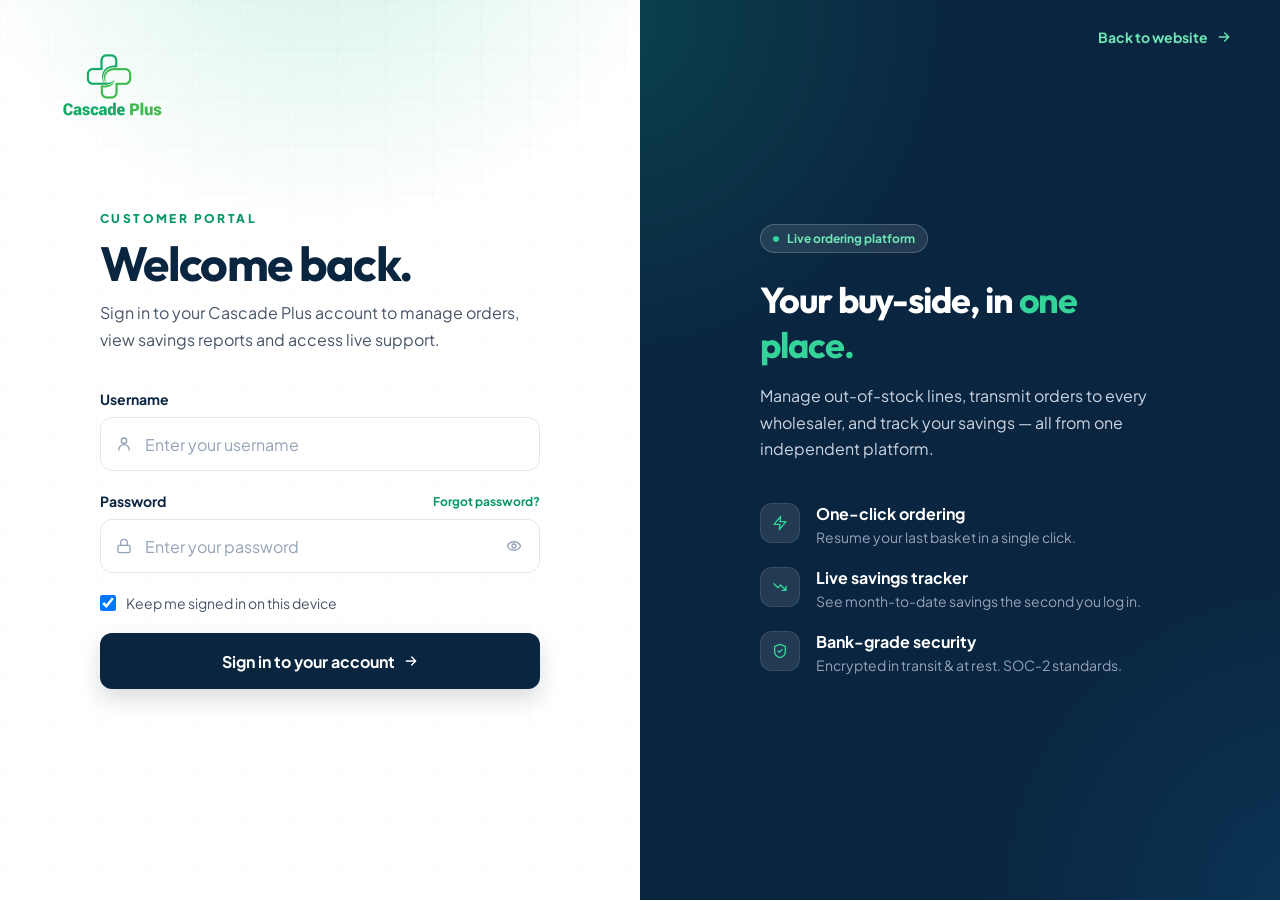
<file: login-page-standalone.html>
<!doctype html>
<html lang="en">
<head>
  <meta charset="utf-8">
  <meta name="viewport" content="width=device-width, initial-scale=1">
  <meta name="description" content="Cascade Plus customer portal sign in">
  <title>Sign in | Cascade Plus</title>
  <link rel="preconnect" href="https://fonts.googleapis.com">
  <link rel="preconnect" href="https://fonts.gstatic.com" crossorigin>
  <link href="https://fonts.googleapis.com/css2?family=Outfit:wght@400;500;600;700;800&amp;family=Plus+Jakarta+Sans:wght@400;500;600;700&amp;display=swap" rel="stylesheet">
  <style>
    :root {
      --navy: #0a2540;
      --navy-hover: #0f365c;
      --emerald: #10b981;
      --emerald-dark: #059669;
      --slate-50: #f8fafc;
      --slate-100: #f1f5f9;
      --slate-200: #e2e8f0;
      --slate-300: #cbd5e1;
      --slate-400: #94a3b8;
      --slate-500: #64748b;
      --slate-600: #475569;
      --rose: #e11d48;
      --rose-300: #fda4af;
    }

    * { box-sizing: border-box; }

    html, body { min-height: 100%; }

    body {
      margin: 0;
      color: var(--navy);
      background: #fff;
      font-family: "Plus Jakarta Sans", Inter, ui-sans-serif, system-ui, -apple-system, BlinkMacSystemFont, "Segoe UI", sans-serif;
      -webkit-font-smoothing: antialiased;
    }

    button, input { font: inherit; }
    button, a, label { -webkit-tap-highlight-color: transparent; }
    button { cursor: pointer; }

    .page {
      display: grid;
      min-height: 100vh;
      grid-template-columns: 1fr 1fr;
    }

    .form-panel {
      position: relative;
      display: flex;
      min-height: 100vh;
      align-items: center;
      justify-content: center;
      overflow: hidden;
      padding: 80px 48px;
      background:
        linear-gradient(rgba(15, 23, 42, .016) 1px, transparent 1px),
        linear-gradient(90deg, rgba(15, 23, 42, .016) 1px, transparent 1px),
        radial-gradient(ellipse 80% 50% at 50% -10%, rgba(16, 185, 129, .18), transparent 70%),
        #fff;
      background-size: 48px 48px, 48px 48px, auto, auto;
    }

    .brand-link {
      position: absolute;
      top: 32px;
      left: 40px;
      z-index: 2;
      display: block;
    }

    .brand-logo { display: block; width: 144px; height: auto; object-fit: contain; }

    .form-wrap {
      position: relative;
      width: 100%;
      max-width: 440px;
      animation: rise-in .5s ease-out both;
    }

    @keyframes rise-in {
      from { opacity: 0; transform: translateY(24px); }
      to { opacity: 1; transform: translateY(0); }
    }

    .eyebrow {
      margin: 0 0 12px;
      color: var(--emerald-dark);
      font-size: 12px;
      font-weight: 800;
      letter-spacing: .2em;
      text-transform: uppercase;
    }

    h1, h2, h3 { margin-top: 0; font-family: Outfit, Inter, ui-sans-serif, system-ui, sans-serif; }

    h1 {
      margin-bottom: 12px;
      font-size: clamp(40px, 4vw, 48px);
      line-height: 1.05;
      letter-spacing: -.035em;
    }

    .intro {
      max-width: 420px;
      margin: 0 0 36px;
      color: var(--slate-600);
      line-height: 1.65;
    }

    .field { margin-bottom: 20px; }

    .label-row {
      display: flex;
      align-items: center;
      justify-content: space-between;
      margin-bottom: 8px;
    }

    label, .label-row > span {
      font-size: 14px;
      font-weight: 700;
      line-height: 20px;
    }

    .text-button {
      border: 0;
      padding: 0;
      color: var(--emerald-dark);
      background: transparent;
      font-size: 12px;
      font-weight: 700;
    }

    .text-button:hover { color: #047857; }

    .input-wrap { position: relative; }

    .icon {
      width: 16px;
      height: 16px;
      fill: none;
      stroke: currentColor;
      stroke-linecap: round;
      stroke-linejoin: round;
      stroke-width: 2;
    }

    .input-icon {
      position: absolute;
      top: 50%;
      left: 16px;
      color: var(--slate-400);
      pointer-events: none;
      transform: translateY(-50%);
    }

    input[type="text"], input[type="email"], input[type="password"] {
      width: 100%;
      min-height: 54px;
      border: 1px solid var(--slate-200);
      border-radius: 12px;
      outline: none;
      padding: 14px 44px;
      color: var(--navy);
      background: rgba(255, 255, 255, .8);
      transition: border-color .18s, box-shadow .18s;
    }

    input::placeholder { color: var(--slate-400); }

    input[type="text"]:focus, input[type="email"]:focus, input[type="password"]:focus {
      border-color: var(--emerald);
      box-shadow: 0 0 0 2px var(--emerald);
    }

    input.invalid { border-color: var(--rose-300); }
    input.invalid:focus { border-color: var(--rose-300); box-shadow: 0 0 0 2px #fecdd3; }

    .toggle-password {
      position: absolute;
      top: 50%;
      right: 12px;
      display: grid;
      width: 28px;
      height: 28px;
      place-items: center;
      border: 0;
      border-radius: 6px;
      color: var(--slate-400);
      background: transparent;
      transform: translateY(-50%);
    }

    .toggle-password:hover { color: var(--slate-600); background: var(--slate-100); }

    .error {
      display: none;
      margin: 6px 0 0;
      color: var(--rose);
      font-size: 12px;
      font-weight: 600;
    }

    .error.visible { display: block; }

    .remember {
      display: flex;
      width: fit-content;
      align-items: center;
      gap: 10px;
      margin: 0 0 20px;
      color: var(--slate-600);
      font-weight: 400;
      cursor: pointer;
      user-select: none;
    }

    .remember input { width: 16px; height: 16px; margin: 0; }

    .primary-button {
      display: inline-flex;
      width: 100%;
      min-height: 56px;
      align-items: center;
      justify-content: center;
      gap: 8px;
      border: 0;
      border-radius: 12px;
      padding: 14px 24px;
      color: #fff;
      background: var(--navy);
      box-shadow: 0 10px 22px rgba(15, 23, 42, .15);
      font-weight: 700;
      transition: background .18s, gap .18s, transform .18s;
    }

    .primary-button:hover { gap: 12px; background: var(--navy-hover); }
    .primary-button:active { transform: translateY(1px); }
    .primary-button:disabled { opacity: .6; cursor: wait; }

    .success-card {
      display: none;
      border: 1px solid #a7f3d0;
      border-radius: 16px;
      padding: 32px;
      text-align: center;
      background: #ecfdf5;
    }

    .success-card.visible { display: block; }
    .success-icon, .mail-icon {
      display: grid;
      width: 56px;
      height: 56px;
      margin: 0 auto 16px;
      place-items: center;
      border-radius: 50%;
      color: var(--emerald);
      background: #fff;
      box-shadow: 0 1px 3px rgba(15, 23, 42, .12);
    }

    .success-card h3 { margin-bottom: 8px; font-size: 20px; }
    .success-card p { margin: 0; color: var(--slate-600); font-size: 14px; }

    .brand-panel {
      position: relative;
      display: flex;
      align-items: center;
      justify-content: center;
      overflow: hidden;
      color: #fff;
      background:
        radial-gradient(circle at -5% 2%, rgba(16, 185, 129, .2), transparent 32%),
        radial-gradient(circle at 105% 100%, rgba(14, 165, 233, .12), transparent 31%),
        linear-gradient(rgba(15, 23, 42, .0024) 1px, transparent 1px),
        linear-gradient(90deg, rgba(15, 23, 42, .0024) 1px, transparent 1px),
        var(--navy);
      background-size: auto, auto, 48px 48px, 48px 48px, auto;
    }

    .back-link {
      position: absolute;
      top: 28px;
      right: 48px;
      display: inline-flex;
      align-items: center;
      gap: 8px;
      color: #6ee7b7;
      text-decoration: none;
      font-size: 14px;
      font-weight: 700;
    }

    .back-link:hover { color: #fff; }

    .brand-content {
      width: 100%;
      max-width: 480px;
      padding: 80px 40px;
      animation: rise-in .6s .1s ease-out both;
    }

    .live-pill {
      display: inline-flex;
      align-items: center;
      gap: 8px;
      margin-bottom: 24px;
      border: 1px solid rgba(255, 255, 255, .2);
      border-radius: 999px;
      padding: 6px 12px;
      color: #6ee7b7;
      background: rgba(255, 255, 255, .1);
      font-size: 12px;
      font-weight: 700;
    }

    .pulse { width: 6px; height: 6px; border-radius: 50%; background: #34d399; box-shadow: 0 0 0 0 rgba(52, 211, 153, .5); animation: pulse 2s infinite; }
    @keyframes pulse { 70% { box-shadow: 0 0 0 8px rgba(52, 211, 153, 0); } 100% { box-shadow: 0 0 0 0 rgba(52, 211, 153, 0); } }

    .brand-content h2 { margin-bottom: 16px; font-size: 36px; line-height: 1.25; letter-spacing: -.03em; }
    .brand-content h2 span { color: #34d399; }
    .brand-copy { margin: 0 0 40px; color: var(--slate-300); line-height: 1.65; }

    .perks { display: grid; gap: 20px; }
    .perk { display: flex; align-items: flex-start; gap: 16px; }
    .perk-icon { display: grid; width: 40px; height: 40px; flex: 0 0 40px; place-items: center; border: 1px solid rgba(255, 255, 255, .1); border-radius: 12px; color: #34d399; background: rgba(255, 255, 255, .1); }
    .perk-title { margin-bottom: 3px; font-weight: 700; }
    .perk-copy { color: var(--slate-400); font-size: 14px; line-height: 1.45; }

    .modal {
      position: fixed;
      inset: 0;
      z-index: 100;
      display: none;
      align-items: center;
      justify-content: center;
      padding: 16px;
    }

    .modal.open { display: flex; }
    .modal-backdrop { position: absolute; inset: 0; border: 0; background: rgba(15, 23, 42, .55); backdrop-filter: blur(4px); }
    .modal-card { position: relative; width: 100%; max-width: 448px; overflow: hidden; border: 1px solid var(--slate-200); border-radius: 16px; background: #fff; box-shadow: 0 24px 60px rgba(15, 23, 42, .28); animation: modal-in .2s ease-out both; }
    @keyframes modal-in { from { opacity: 0; transform: translateY(18px) scale(.98); } }
    .modal-head { display: flex; align-items: flex-start; justify-content: space-between; gap: 16px; padding: 24px 24px 16px; }
    .modal-head .eyebrow { margin-bottom: 8px; }
    .modal-head h2 { margin-bottom: 8px; font-size: 24px; }
    .modal-head p { margin: 0; color: var(--slate-500); font-size: 14px; line-height: 1.5; }
    .close-button { display: grid; width: 34px; height: 34px; flex: 0 0 auto; place-items: center; border: 0; border-radius: 8px; color: var(--slate-400); background: transparent; font-size: 24px; line-height: 1; }
    .close-button:hover { color: var(--slate-600); background: var(--slate-100); }
    .modal-form { border-top: 1px solid var(--slate-100); padding: 20px 24px 24px; }
    .required { color: var(--rose); }
    .modal-actions { display: flex; justify-content: flex-end; gap: 12px; padding-top: 4px; }
    .secondary-button { min-height: 44px; border: 1px solid var(--slate-200); border-radius: 12px; padding: 10px 20px; color: var(--navy); background: #fff; font-size: 14px; font-weight: 700; }
    .secondary-button:hover { background: var(--slate-50); }
    .modal-actions .primary-button { width: auto; min-height: 44px; padding: 10px 20px; box-shadow: none; font-size: 14px; }
    .recovery-success { display: none; padding: 40px 32px; text-align: center; }
    .recovery-success.visible { display: block; }
    .recovery-success .mail-icon { width: 64px; height: 64px; margin-bottom: 24px; background: #ecfdf5; box-shadow: none; }
    .recovery-success h2 { margin-bottom: 12px; font-size: 24px; }
    .recovery-success p { margin: 0; color: var(--slate-600); font-size: 14px; line-height: 1.6; }
    .recovery-success .primary-button { width: auto; min-height: 44px; margin-top: 28px; padding: 10px 24px; box-shadow: none; font-size: 14px; }

    .sr-only { position: absolute; width: 1px; height: 1px; overflow: hidden; clip: rect(0, 0, 0, 0); white-space: nowrap; }
    [hidden] { display: none !important; }

    @media (max-width: 1023px) {
      .page { grid-template-columns: 1fr; }
      .brand-panel { display: none; }
      .form-panel { padding: 112px 32px 64px; }
    }

    @media (min-width: 1024px) {
      html, body { height: 100%; overflow: hidden; }
    }

    @media (max-width: 540px) {
      .form-panel { align-items: flex-start; padding: 108px 20px 48px; }
      .brand-link { top: 24px; left: 24px; }
      .brand-logo { width: 128px; }
      h1 { font-size: 40px; }
      .intro { margin-bottom: 30px; }
      .modal-actions { flex-direction: column-reverse; }
      .modal-actions button { width: 100% !important; }
    }

    @media (prefers-reduced-motion: reduce) {
      *, *::before, *::after { scroll-behavior: auto !important; animation-duration: .01ms !important; animation-iteration-count: 1 !important; transition-duration: .01ms !important; }
    }
  </style>
</head>
<body>
  <main class="page">
    <section class="form-panel" aria-labelledby="page-title">
      <a class="brand-link" href="#" aria-label="Cascade Plus home">
        <img class="brand-logo" alt="Cascade Plus" src="[data-uri]">
      </a>

      <div class="form-wrap">
        <p class="eyebrow">Customer Portal</p>
        <h1 id="page-title" data-testid="login-page-title">Welcome back.</h1>
        <p class="intro">Sign in to your Cascade Plus account to manage orders, view savings reports and access live support.</p>

        <form id="login-form" novalidate>
          <div class="field">
            <div class="label-row"><span><label for="username">Username</label></span></div>
            <div class="input-wrap">
              <svg class="icon input-icon" aria-hidden="true"><use href="#icon-user"/></svg>
              <input id="username" name="username" type="text" autocomplete="username" placeholder="Enter your username" data-testid="login-input-email" aria-describedby="username-error">
            </div>
            <p class="error" id="username-error" role="alert">Required</p>
          </div>

          <div class="field">
            <div class="label-row">
              <span><label for="password">Password</label></span>
              <button class="text-button" id="forgot-password" type="button" data-testid="login-forgot-link">Forgot password?</button>
            </div>
            <div class="input-wrap">
              <svg class="icon input-icon" aria-hidden="true"><use href="#icon-lock"/></svg>
              <input id="password" name="password" type="password" autocomplete="current-password" placeholder="Enter your password" data-testid="login-input-password" aria-describedby="password-error">
              <button class="toggle-password" type="button" data-password-toggle="password" data-testid="login-toggle-password" aria-label="Show password">
                <svg class="icon eye-shown" aria-hidden="true"><use href="#icon-eye"/></svg>
                <svg class="icon eye-hidden" aria-hidden="true" hidden><use href="#icon-eye-off"/></svg>
              </button>
            </div>
            <p class="error" id="password-error" role="alert">Required</p>
          </div>

          <label class="remember">
            <input type="checkbox" name="remember" checked data-testid="login-remember-checkbox">
            <span>Keep me signed in on this device</span>
          </label>

          <button class="primary-button" id="login-submit" type="submit" data-testid="login-submit-button">
            <span>Sign in to your account</span>
            <svg class="icon" aria-hidden="true"><use href="#icon-arrow"/></svg>
          </button>
        </form>

        <div class="success-card" id="login-success" data-testid="login-success-message" role="status">
          <div class="success-icon"><svg class="icon" style="width:28px;height:28px" aria-hidden="true"><use href="#icon-check"/></svg></div>
          <h3>Signed in successfully</h3>
          <p>Redirecting you to your dashboard…</p>
        </div>
      </div>
    </section>

    <aside class="brand-panel" aria-label="Cascade Plus platform benefits">
      <a class="back-link" href="#">Back to website <svg class="icon" aria-hidden="true"><use href="#icon-arrow"/></svg></a>
      <div class="brand-content">
        <div class="live-pill"><span class="pulse"></span> Live ordering platform</div>
        <h2>Your buy-side, in <span>one place.</span></h2>
        <p class="brand-copy">Manage out-of-stock lines, transmit orders to every wholesaler, and track your savings — all from one independent platform.</p>
        <div class="perks">
          <div class="perk">
            <div class="perk-icon"><svg class="icon" aria-hidden="true"><use href="#icon-zap"/></svg></div>
            <div><div class="perk-title">One-click ordering</div><div class="perk-copy">Resume your last basket in a single click.</div></div>
          </div>
          <div class="perk">
            <div class="perk-icon"><svg class="icon" aria-hidden="true"><use href="#icon-trend"/></svg></div>
            <div><div class="perk-title">Live savings tracker</div><div class="perk-copy">See month-to-date savings the second you log in.</div></div>
          </div>
          <div class="perk">
            <div class="perk-icon"><svg class="icon" aria-hidden="true"><use href="#icon-shield"/></svg></div>
            <div><div class="perk-title">Bank-grade security</div><div class="perk-copy">Encrypted in transit &amp; at rest. SOC-2 standards.</div></div>
          </div>
        </div>
      </div>
    </aside>
  </main>

  <div class="modal" id="recovery-modal" role="dialog" aria-modal="true" aria-labelledby="recovery-title" aria-hidden="true">
    <button class="modal-backdrop" type="button" data-close-modal aria-label="Close password recovery"></button>
    <div class="modal-card">
      <div id="recovery-entry">
        <div class="modal-head">
          <div>
            <p class="eyebrow">Password recovery</p>
            <h2 id="recovery-title">Reset your password</h2>
            <p>Enter your details and we'll send a new password to your email.</p>
          </div>
          <button class="close-button" type="button" data-close-modal aria-label="Close password recovery">×</button>
        </div>
        <form class="modal-form" id="recovery-form" novalidate>
          <div class="field">
            <div class="label-row"><span><label for="recovery-username">Username <b class="required">*</b></label></span></div>
            <div class="input-wrap">
              <svg class="icon input-icon" aria-hidden="true"><use href="#icon-user"/></svg>
              <input id="recovery-username" name="recovery-username" type="text" autocomplete="username" placeholder="jsmith" aria-describedby="recovery-username-error">
            </div>
            <p class="error" id="recovery-username-error" role="alert">Required</p>
          </div>
          <div class="field">
            <div class="label-row"><span><label for="recovery-email">Email <b class="required">*</b></label></span></div>
            <div class="input-wrap">
              <svg class="icon input-icon" aria-hidden="true"><use href="#icon-mail"/></svg>
              <input id="recovery-email" name="recovery-email" type="email" autocomplete="email" placeholder="you@pharmacy.co.uk" aria-describedby="recovery-email-error">
            </div>
            <p class="error" id="recovery-email-error" role="alert">Required</p>
          </div>
          <div class="modal-actions">
            <button class="secondary-button" type="button" data-close-modal>Cancel</button>
            <button class="primary-button" id="recovery-submit" type="submit"><span>Submit</span><svg class="icon" aria-hidden="true"><use href="#icon-arrow"/></svg></button>
          </div>
        </form>
      </div>
      <div class="recovery-success" id="recovery-success" role="status">
        <div class="mail-icon"><svg class="icon" style="width:32px;height:32px" aria-hidden="true"><use href="#icon-mail-check"/></svg></div>
        <h2>Password sent to your email</h2>
        <p>We've sent a new password to <strong id="recovery-address"></strong>. Check your inbox (and spam folder) to sign back in.</p>
        <button class="primary-button" type="button" data-close-modal>Got it</button>
      </div>
    </div>
  </div>

  <svg class="sr-only" aria-hidden="true">
    <defs>
      <symbol id="icon-user" viewBox="0 0 24 24"><path d="M20 21a8 8 0 0 0-16 0"/><circle cx="12" cy="7" r="4"/></symbol>
      <symbol id="icon-lock" viewBox="0 0 24 24"><rect x="3" y="11" width="18" height="11" rx="2"/><path d="M7 11V7a5 5 0 0 1 10 0v4"/></symbol>
      <symbol id="icon-eye" viewBox="0 0 24 24"><path d="M2.1 12a10.9 10.9 0 0 1 19.8 0 10.9 10.9 0 0 1-19.8 0Z"/><circle cx="12" cy="12" r="3"/></symbol>
      <symbol id="icon-eye-off" viewBox="0 0 24 24"><path d="m3 3 18 18M10.6 10.6A2 2 0 0 0 13.4 13.4M9.9 4.2A10.7 10.7 0 0 1 22 12a11.6 11.6 0 0 1-2 3M6.6 6.6A11.5 11.5 0 0 0 2 12a10.9 10.9 0 0 0 14.2 6"/></symbol>
      <symbol id="icon-arrow" viewBox="0 0 24 24"><path d="M5 12h14M13 6l6 6-6 6"/></symbol>
      <symbol id="icon-check" viewBox="0 0 24 24"><circle cx="12" cy="12" r="10"/><path d="m8 12 2.7 2.7L16 9.5"/></symbol>
      <symbol id="icon-mail" viewBox="0 0 24 24"><rect x="3" y="5" width="18" height="14" rx="2"/><path d="m3 7 9 6 9-6"/></symbol>
      <symbol id="icon-mail-check" viewBox="0 0 24 24"><path d="M22 13v6a2 2 0 0 1-2 2H4a2 2 0 0 1-2-2V7a2 2 0 0 1 2-2h9M22 6l-4 4-2-2M2 7l10 7 4-3"/></symbol>
      <symbol id="icon-zap" viewBox="0 0 24 24"><path d="M13 2 3 14h9l-1 8 10-12h-9z"/></symbol>
      <symbol id="icon-trend" viewBox="0 0 24 24"><path d="M3 7l6 6 4-4 8 8M21 11v6h-6"/></symbol>
      <symbol id="icon-shield" viewBox="0 0 24 24"><path d="M20 13c0 5-3.5 7.5-8 9-4.5-1.5-8-4-8-9V5l8-3 8 3zM9 12l2 2 4-4"/></symbol>
    </defs>
  </svg>

  <script>
    (() => {
      const $ = (selector, root = document) => root.querySelector(selector);
      const loginForm = $('#login-form');
      const loginSuccess = $('#login-success');
      const loginSubmit = $('#login-submit');
      const modal = $('#recovery-modal');
      const recoveryForm = $('#recovery-form');
      const recoveryEntry = $('#recovery-entry');
      const recoverySuccess = $('#recovery-success');
      let previousFocus = null;

      function setError(input, message) {
        const error = $('#' + input.id + '-error');
        input.classList.toggle('invalid', Boolean(message));
        input.setAttribute('aria-invalid', Boolean(message));
        if (error) {
          error.textContent = message || '';
          error.classList.toggle('visible', Boolean(message));
        }
      }

      function clearErrorOnInput(input) {
        input.addEventListener('input', () => setError(input, ''));
      }

      document.querySelectorAll('input[type="text"], input[type="email"], input[type="password"]').forEach(clearErrorOnInput);

      document.querySelectorAll('[data-password-toggle]').forEach((button) => {
        button.addEventListener('click', () => {
          const input = $('#' + button.dataset.passwordToggle);
          const reveal = input.type === 'password';
          input.type = reveal ? 'text' : 'password';
          button.setAttribute('aria-label', reveal ? 'Hide password' : 'Show password');
          $('.eye-shown', button).hidden = reveal;
          $('.eye-hidden', button).hidden = !reveal;
        });
      });

      loginForm.addEventListener('submit', (event) => {
        event.preventDefault();
        const username = $('#username');
        const password = $('#password');
        setError(username, username.value.trim() ? '' : 'Required');
        setError(password, !password.value ? 'Required' : password.value.length < 6 ? 'Must be at least 6 characters' : '');
        if (!username.value.trim() || password.value.length < 6) return;

        if (username.value.trim() !== 'dummy1' || password.value !== '1234@Abcd') {
          setError(username, username.value.trim() !== 'dummy1' ? 'Incorrect username' : '');
          setError(password, password.value !== '1234@Abcd' ? 'Incorrect password' : '');
          return;
        }

        loginSubmit.disabled = true;
        $('span', loginSubmit).textContent = 'Signing in...';
        window.setTimeout(() => {
          loginForm.hidden = true;
          loginSuccess.classList.add('visible');
          window.location.href = 'Dashboard.html';
        }, 900);
      });

      function openModal() {
        previousFocus = document.activeElement;
        recoveryForm.reset();
        recoveryEntry.style.display = '';
        recoverySuccess.classList.remove('visible');
        modal.classList.add('open');
        modal.setAttribute('aria-hidden', 'false');
        document.body.style.overflow = 'hidden';
        window.setTimeout(() => $('#recovery-username').focus(), 0);
      }

      function closeModal() {
        modal.classList.remove('open');
        modal.setAttribute('aria-hidden', 'true');
        document.body.style.overflow = '';
        if (previousFocus) previousFocus.focus();
      }

      $('#forgot-password').addEventListener('click', openModal);
      document.querySelectorAll('[data-close-modal]').forEach((button) => button.addEventListener('click', closeModal));
      document.addEventListener('keydown', (event) => {
        if (event.key === 'Escape' && modal.classList.contains('open')) closeModal();
      });

      recoveryForm.addEventListener('submit', (event) => {
        event.preventDefault();
        const username = $('#recovery-username');
        const email = $('#recovery-email');
        const emailValid = /^[^\s@]+@[^\s@]+\.[^\s@]+$/.test(email.value);
        setError(username, username.value.trim() ? '' : 'Required');
        setError(email, !email.value.trim() ? 'Required' : emailValid ? '' : 'Enter a valid email');
        if (!username.value.trim() || !emailValid) return;

        const submit = $('#recovery-submit');
        submit.disabled = true;
        $('span', submit).textContent = 'Submitting...';
        window.setTimeout(() => {
          submit.disabled = false;
          $('span', submit).textContent = 'Submit';
          $('#recovery-address').textContent = email.value.trim();
          recoveryEntry.style.display = 'none';
          recoverySuccess.classList.add('visible');
        }, 800);
      });
    })();
  </script>
</body>
</html>
</file>
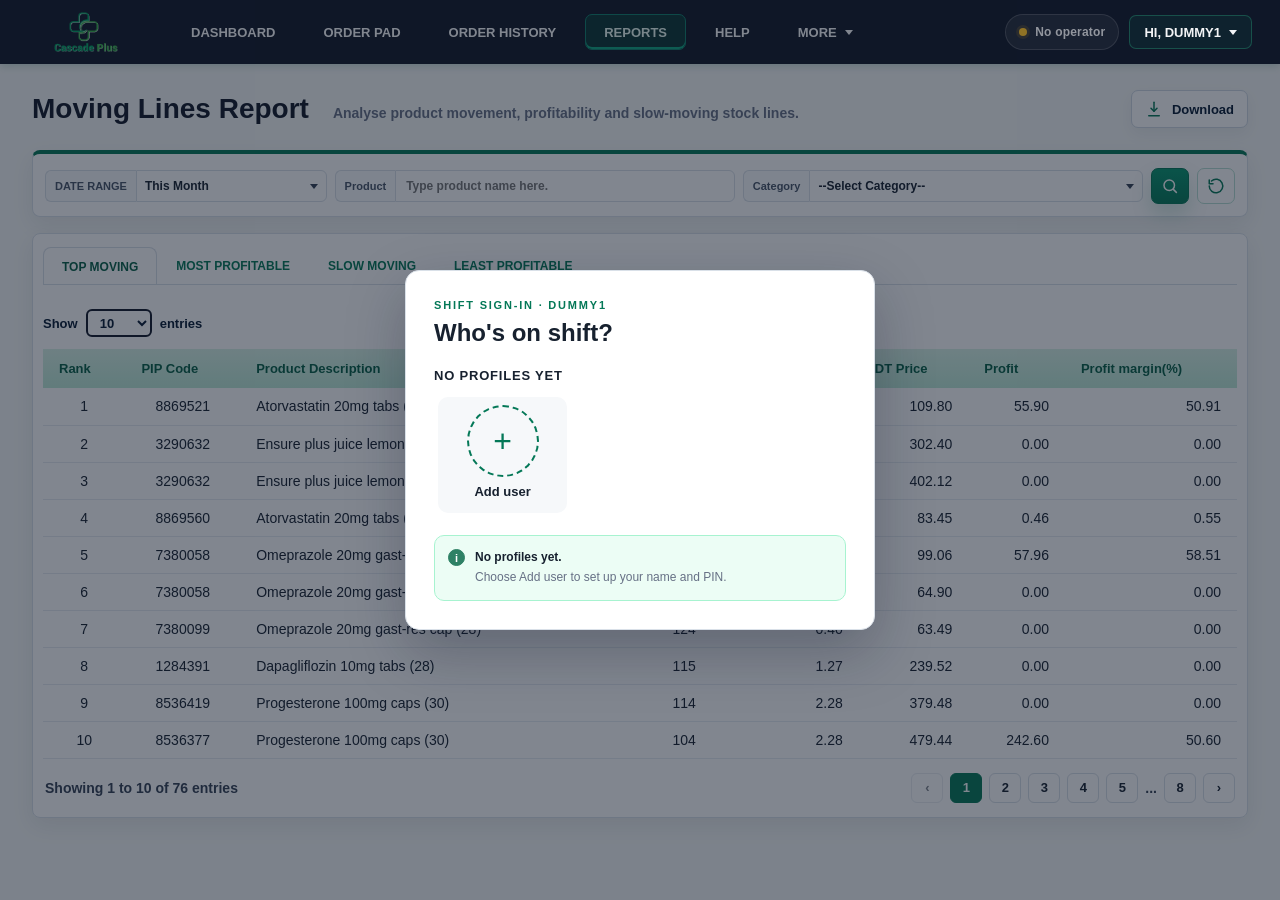
<file: moving.html>
<!doctype html>
<html lang="en">

<head>
  <meta charset="utf-8" />
  <meta name="viewport" content="width=device-width, initial-scale=1" />
  <title>CASCADE Moving Lines Report</title>
  <style>
    :root {
      --green: #047857;
      --green-dark: #065f46;
      --green-soft: #ecfdf5;
      --ink: #17212f;
      --muted: #667085;
      --line: #d9e0e8;
      --app-bg: #f6f8f7;
      --shadow: 0 14px 34px rgba(23, 33, 47, 0.1);
      --red: #e5485d;
      font-family: "Segoe UI", Arial, sans-serif;
    }

    * { box-sizing: border-box; }
    [hidden] { display: none !important; }
    body { margin: 0; min-width: 320px; color: var(--ink); background: var(--app-bg); background-attachment: fixed; background-size: cover; background-position: center bottom; }
    button, input, select { font: inherit; }
    button { cursor: pointer; }
    button:disabled { cursor: not-allowed; opacity: .55; }

    .app-shell { min-height: 100vh; }
    .topbar {
      min-height: 64px;
      display: grid;
      grid-template-columns: auto minmax(0, 1fr) auto;
      align-items: center;
      gap: 22px;
      padding: 0 24px;
      color: #fff;
      background: #111827;
      box-shadow: 0 2px 8px rgba(6, 95, 70, .2);
    }
    .brand { display: inline-flex; align-items: center; }
    .brand-logo { width: auto; height: 48px; max-width: 124px; object-fit: contain; }
    .main-nav { display: flex; align-items: flex-end; gap: 8px; align-self: stretch; overflow: visible; }
    .main-nav a, .main-nav button, .profile-button {
      min-height: 44px;
      border: 0;
      border-radius: 8px 8px 0 0;
      padding: 0 16px;
      display: inline-flex;
      align-items: center;
      justify-content: center;
      color: #fff;
      background: transparent;
      font-size: 13px;
      font-weight: 700;
      text-decoration: none;
      text-transform: uppercase;
      text-align: center;
      white-space: nowrap;
    }
    .main-nav a.active, .main-nav a:hover, .main-nav button:hover,
    .nav-more:hover>.more-toggle, .nav-more:focus-within>.more-toggle { color: var(--green); background: #fff; }
    .main-nav a.active { position: relative; margin-top: 12px; }
    .nav-more { position: relative; display: inline-flex; align-items: flex-end; }
    .more-toggle { gap: 8px; }
    .more-toggle::after, .select-wrap::after {
      content: "";
      width: 0;
      height: 0;
      border-left: 4px solid transparent;
      border-right: 4px solid transparent;
      border-top: 5px solid currentColor;
    }
    .more-menu {
      position: absolute;
      top: calc(100% - 1px);
      left: 0;
      z-index: 30;
      min-width: 178px;
      display: none;
      flex-direction: column;
      gap: 4px;
      padding: 8px;
      border-radius: 0 0 8px 8px;
      background: #fff;
      box-shadow: 0 16px 34px rgba(15, 23, 42, .2);
    }
    .nav-more:hover .more-menu, .nav-more:focus-within .more-menu { display: flex; }
    .main-nav .more-menu a { min-height: 38px; border-radius: 6px; padding: 0 12px; color: var(--ink); background: transparent; }
    .main-nav .more-menu a:hover, .main-nav .more-menu a:focus-visible { color: #fff; background: var(--green); }
    .profile-button {
      min-height: 36px;
      gap: 8px;
      border-radius: 999px;
      border: 1px solid rgba(255, 255, 255, .16);
      color: #fff;
      background: rgba(255, 255, 255, .12);
    }
    .profile-button::after {
      content: "";
      width: 8px;
      height: 8px;
      border-right: 1.5px solid currentColor;
      border-bottom: 1.5px solid currentColor;
      transform: translateY(-2px) rotate(45deg);
    }
    .account-menu { position: relative; justify-self: end; }
    .account-dropdown {
      position: absolute;
      top: calc(100% + 8px);
      right: 0;
      z-index: 60;
      width: min(232px, calc(100vw - 24px));
      display: none;
      flex-direction: column;
      padding: 8px 0;
      border-radius: 8px;
      color: rgba(255, 255, 255, .9);
      background: #0f1726;
      box-shadow: 0 12px 24px rgba(15, 23, 42, .28);
    }
    .account-menu.is-open .account-dropdown { display: flex; }
    .account-menu-item {
      min-height: 50px;
      display: flex;
      align-items: center;
      gap: 16px;
      border: 0;
      padding: 0 16px;
      color: rgba(255, 255, 255, .86);
      background: transparent;
      font-size: 12px;
      font-weight: 600;
      letter-spacing: 1.8px;
      text-align: left;
      text-transform: uppercase;
    }
    .account-menu-item svg, .icon { display: block; fill: none; stroke: currentColor; stroke-linecap: round; stroke-linejoin: round; }
    .account-menu-item svg { width: 22px; height: 22px; stroke-width: 1.8; }
    .account-menu-separator { height: 1px; margin: 4px 0; background: rgba(255, 255, 255, .12); }

    .workspace { padding: 26px; }
    .heading-row { display: flex; justify-content: space-between; align-items: flex-start; gap: 18px; margin-bottom: 18px; }
    .page-heading h1 { margin: 0; font-size: 32px; line-height: 1.1; color: var(--ink); }
    .page-heading p { margin: 8px 0 0; color: var(--muted); font-weight: 600; }

    .download-toggle, .filter-panel, .table-panel { border: 1px solid var(--line); border-radius: 8px; background: #fff; box-shadow: var(--shadow); }
    .download-toggle {
      min-height: 38px;
      display: inline-flex;
      align-items: center;
      gap: 8px;
      padding: 0 14px;
      color: #fff;
      background: var(--green);
      font-weight: 700;
    }
    .download-toggle .icon { width: 18px; height: 18px; stroke-width: 2; }

    .tab-strip {
      display: flex;
      align-items: flex-end;
      gap: 0;
      border-bottom: 1px solid var(--line);
      margin-bottom: 24px;
      overflow-x: auto;
    }
    .tab-button {
      min-height: 38px;
      border: 1px solid transparent;
      border-bottom: 0;
      padding: 0 18px;
      color: var(--green);
      background: transparent;
      font-size: 12px;
      font-weight: 800;
      text-transform: uppercase;
      white-space: nowrap;
    }
    .tab-button.active {
      border-color: var(--line);
      border-radius: 8px 8px 0 0;
      color: var(--green-dark);
      background: #fff;
      transform: translateY(1px);
    }

    .report-title-center {
      margin: 0 0 26px;
      color: #00952e;
      font-size: 20px;
      font-weight: 900;
      text-align: center;
      text-transform: uppercase;
      letter-spacing: .6px;
    }

    .filter-panel { margin-bottom: 16px; padding: 14px 12px 12px; }
    .filter-grid {
      display: grid;
      grid-template-columns: minmax(210px, .95fr) minmax(300px, 1.35fr) minmax(300px, 1.35fr) auto auto;
      gap: 8px;
      align-items: center;
    }
    .field {
      min-width: 0;
      display: grid;
      grid-template-columns: max-content minmax(0, 1fr);
    }
    .field>span:first-child {
      min-height: 30px;
      display: inline-flex;
      align-items: center;
      border: 1px solid var(--line);
      border-right: 0;
      border-radius: 6px 0 0 6px;
      padding: 0 9px;
      color: #344054;
      background: #f8fafc;
      font-size: 11px;
      font-weight: 600;
      white-space: nowrap;
    }
    .control {
      min-height: 30px;
      border: 1px solid var(--line);
      border-radius: 0 6px 6px 0;
      display: grid;
      grid-template-columns: minmax(0, 1fr) auto;
      align-items: center;
      gap: 6px;
      padding: 0 8px;
      color: #344054;
      background: #fff;
      font-size: 12px;
      font-weight: 600;
    }
    .control input, .control select {
      width: 100%;
      min-width: 0;
      min-height: 28px;
      border: 0;
      outline: 0;
      color: var(--ink);
      background: transparent;
      font-weight: 600;
    }
    .select-wrap select { appearance: none; }
    .green-button, .soft-button {
      width: 34px;
      min-width: 34px;
      height: 30px;
      min-height: 30px;
      border-radius: 6px;
      display: inline-flex;
      align-items: center;
      justify-content: center;
      padding: 0;
      font-weight: 700;
    }
    .green-button { border: 1px solid var(--green); color: #fff; background: linear-gradient(180deg, #06966f 0%, #047857 100%); box-shadow: 0 10px 20px rgba(4, 120, 87, .22); }
    .soft-button { border: 1px solid var(--line); color: #344054; background: #fff; }

    .entries-row {
      display: flex;
      align-items: center;
      justify-content: space-between;
      gap: 12px;
      margin: 0 0 8px;
      color: var(--ink);
      font-size: 14px;
    }
    .entries-row label { display: inline-flex; align-items: center; gap: 6px; }
    .entries-row select { min-height: 28px; border: 1px solid var(--line); border-radius: 5px; color: var(--ink); background: #fff; }

    .table-panel { padding: 16px; }
    .table-scroll { overflow-x: auto; }
    table { width: 100%; min-width: 1060px; border-collapse: collapse; }
    th {
      padding: 9px 10px;
      color: #fff;
      background: #009f2f;
      font-size: 13px;
      font-weight: 800;
      text-align: center;
      white-space: nowrap;
    }
    td {
      padding: 9px 10px;
      border-bottom: 1px solid #d7dce2;
      background: #fff;
      font-size: 13px;
      text-align: center;
      vertical-align: middle;
    }
    tbody tr:nth-child(odd) td { background: #f7f7f7; }
    tbody tr:hover td { background: #eefbf4; }
    td.product-cell { text-align: left; min-width: 300px; }
    .num { text-align: right; font-variant-numeric: tabular-nums; }

    .table-footer {
      min-height: 42px;
      display: flex;
      justify-content: space-between;
      align-items: center;
      gap: 12px;
      padding-top: 10px;
      color: #344054;
      font-size: 13px;
    }
    .pagination { display: flex; justify-content: flex-end; align-items: center; gap: 4px; }
    .pagination button {
      min-width: 32px;
      height: 30px;
      border: 1px solid transparent;
      border-radius: 5px;
      color: #344054;
      background: transparent;
    }
    .pagination button.active { border-color: #b9c3cf; background: #eef0f2; font-weight: 800; }
    .pagination button:not(:disabled):hover { color: #fff; background: var(--green); }

    @media (max-width: 1080px) {
      .filter-grid { grid-template-columns: repeat(2, minmax(0, 1fr)); }
      .filter-grid .green-button, .filter-grid .soft-button { align-self: end; }
    }
    @media (max-width: 760px) {
      .workspace { padding: 18px 12px; }
      .heading-row, .entries-row, .table-footer { flex-direction: column; align-items: stretch; }
      .filter-grid { grid-template-columns: 1fr; }
      .green-button, .soft-button, .download-toggle { width: 100%; }
    }
  
    /* Unified report styling: aligned with Order Report */
    .workspace {
      width: min(100%, 1760px);
      margin: 0 auto;
      padding: 26px 32px 44px;
    }

    .heading-row {
      display: flex;
      align-items: center;
      justify-content: space-between;
      gap: 20px;
      margin-bottom: 22px;
    }

    .page-heading {
      display: flex;
      align-items: baseline;
      gap: 24px;
    }

    .page-heading h1 {
      margin: 0;
      color: #111827;
      font-size: 28px;
      font-weight: 600;
      line-height: 1.15;
    }

    .page-heading p {
      margin: 0;
      color: var(--muted);
      font-size: 14px;
      font-weight: 600;
    }

    .download-toggle {
      min-height: 38px;
      display: inline-flex;
      align-items: center;
      gap: 9px;
      border: 1px solid var(--line);
      border-radius: 7px;
      padding: 0 13px;
      color: var(--ink);
      background: #fff;
      font-size: 13px;
      font-weight: 700;
      box-shadow: 0 4px 12px rgba(23, 33, 47, 0.05);
    }

    .download-toggle .icon,
    .filter-panel .icon,
    .green-button .icon,
    .soft-button .icon {
      width: 18px;
      height: 18px;
      stroke-width: 2;
    }

    .download-toggle .icon {
      color: var(--green);
    }

    .filter-panel,
    .table-panel,
    .savings-filter-bar,
    .savings-kpi-card,
    .savings-chart-card,
    .savings-methodology-box {
      border: 1px solid var(--line);
      border-radius: 8px;
      background: #fff;
      box-shadow: var(--shadow);
    }

    .filter-panel,
    .savings-filter-bar {
      margin-bottom: 16px;
      padding: 14px 12px 12px;
    }

    .filter-grid,
    .savings-filter-bar {
      gap: 8px;
      align-items: center;
    }

    .field {
      min-width: 0;
      display: grid;
      grid-template-columns: max-content minmax(0, 1fr);
      gap: 0;
    }

    .field > span:first-child,
    .field-label {
      min-height: 30px;
      display: inline-flex;
      align-items: center;
      border: 1px solid var(--line);
      border-right: 0;
      border-radius: 6px 0 0 6px;
      padding: 0 9px;
      color: #344054;
      background: #f8fafc;
      font-size: 11px;
      font-weight: 600;
      white-space: nowrap;
    }

    .control {
      min-height: 30px;
      border: 1px solid var(--line);
      border-radius: 0 6px 6px 0;
      display: grid;
      grid-template-columns: auto minmax(0, 1fr) auto;
      align-items: center;
      gap: 6px;
      padding: 0 8px;
      color: #344054;
      background: #fff;
      box-shadow: none;
      font-size: 12px;
      font-weight: 600;
    }

    .control input,
    .control select {
      width: 100%;
      min-width: 0;
      min-height: 28px;
      border: 0;
      outline: 0;
      color: var(--ink);
      background: transparent;
      font-weight: 600;
    }

    .select-wrap {
      grid-template-columns: minmax(0, 1fr) auto;
    }

    .select-wrap select {
      appearance: none;
    }

    .date-wrap {
      grid-template-columns: minmax(0, 1fr);
      padding-right: 6px;
    }

    .date-wrap input[type="date"] {
      color-scheme: light;
      cursor: pointer;
    }

    .date-wrap input[type="date"]::-webkit-calendar-picker-indicator {
      width: 18px;
      height: 18px;
      margin-left: 6px;
      cursor: pointer;
      opacity: 0.85;
    }

    .filter-actions {
      display: flex;
      justify-content: flex-end;
      gap: 6px;
    }

    .soft-button,
    .green-button,
    .icon-button,
    .icon-filter-button {
      width: 34px;
      min-width: 34px;
      height: 30px;
      min-height: 30px;
      border-radius: 6px;
      display: inline-flex;
      align-items: center;
      justify-content: center;
      padding: 0;
      font-weight: 700;
    }

    .soft-button,
    .icon-button,
    .secondary-button.icon-filter-button {
      border: 1px solid var(--line);
      color: var(--green-dark);
      background: var(--green-soft);
    }

    .green-button,
    .primary-button.icon-filter-button {
      border: 1px solid var(--green);
      color: #fff;
      background: linear-gradient(180deg, #06966f 0%, #047857 100%);
      box-shadow: 0 10px 20px rgba(4, 120, 87, 0.22);
    }

    .table-panel {
      padding: 8px 10px 10px;
      overflow: hidden;
    }

    .table-toolbar {
      min-height: 34px;
      display: flex;
      align-items: center;
      justify-content: space-between;
      gap: 10px;
      margin-bottom: 6px;
    }

    .entries-control,
    .entries-row label {
      display: inline-flex;
      align-items: center;
      gap: 8px;
      color: #061a33;
      font-size: 13px;
      font-weight: 600;
    }

    .entries-control select,
    .entries-row select {
      min-width: 66px;
      min-height: 28px;
      border: 2px solid #111827;
      border-radius: 6px;
      padding: 0 8px;
      color: #061a33;
      background: #fff;
      font-weight: 600;
    }

    table {
      width: 100%;
      border-collapse: collapse;
      font-size: 14px;
    }

    thead th,
    .savings-details-table th {
      height: 38px;
      padding: 0 16px;
      color: var(--green-dark);
      background: linear-gradient(180deg, #d8f3e6 0%, #c3ead9 100%);
      font-size: 13px;
      font-weight: 700;
      text-align: left;
      white-space: nowrap;
    }

    tbody td,
    .savings-details-table td {
      height: 36px;
      border-bottom: 1px solid #e7ecf2;
      padding: 0 16px;
      color: #17212f;
      background: #fff;
      font-size: 14px;
      font-weight: 500;
      white-space: nowrap;
      vertical-align: middle;
    }

    tbody tr:nth-child(odd) td {
      background: #fff;
    }

    tbody tr:hover td,
    tbody tr:hover,
    .savings-details-table tbody tr:hover td {
      background: #f8fffc;
    }

    .num,
    td.num,
    th.num,
    .numeric {
      text-align: right !important;
      font-variant-numeric: tabular-nums;
    }

    .table-footer {
      min-height: 48px;
      display: flex;
      align-items: center;
      justify-content: space-between;
      gap: 18px;
      padding: 10px 2px 0;
      color: #344054;
      font-size: 14px;
      font-weight: 600;
    }

    .pagination {
      display: flex;
      align-items: center;
      justify-content: flex-end;
      gap: 7px;
    }

    .pagination button,
    .page-button {
      min-width: 32px;
      min-height: 30px;
      border: 1px solid var(--line);
      border-radius: 6px;
      color: #17212f;
      background: #fff;
      font-size: 13px;
      font-weight: 800;
    }

    .pagination button.active,
    .page-button.active {
      border-color: var(--green);
      color: #fff;
      background: var(--green);
      box-shadow: none;
    }

    .pagination button:not(:disabled):hover,
    .page-button:not(:disabled):hover {
      color: #fff;
      background: var(--green);
    }

    @media (max-width: 760px) {
      .workspace {
        padding: 22px 16px 34px;
      }

      .heading-row,
      .page-heading,
      .table-footer {
        align-items: flex-start;
        flex-direction: column;
        gap: 8px;
      }

      .filter-grid,
      .savings-filter-bar {
        grid-template-columns: 1fr !important;
      }
    }

    /* Report consistency refinements */
    .download-toggle {
      min-height: 38px;
      border: 1px solid #cfd8e3;
      border-radius: 7px;
      color: #061a33;
      background: #fff;
      box-shadow: 0 6px 16px rgba(23, 33, 47, 0.06);
    }

    .download-toggle:hover,
    .download-toggle:focus-visible {
      border-color: #10b981;
      color: var(--green);
      outline: 0;
    }

    .filter-panel {
      border-top: 4px solid var(--green);
      background: rgba(255, 255, 255, 0.96);
      box-shadow: 0 8px 22px rgba(23, 33, 47, 0.08);
    }

    .field>span:first-child,
    .field-label {
      color: #475467;
      background: #f8fafc;
      font-weight: 700;
    }

    .control {
      min-height: 32px;
    }

    .green-button {
      width: 38px;
      min-width: 38px;
      height: 36px;
      min-height: 36px;
      border-radius: 7px;
      background: linear-gradient(180deg, #06966f 0%, #047857 100%);
      box-shadow: 0 10px 20px rgba(4, 120, 87, 0.18);
    }

    .soft-button,
    .icon-button {
      width: 38px;
      min-width: 38px;
      height: 36px;
      min-height: 36px;
      border: 1px solid #b7dfd3;
      border-radius: 7px;
      color: var(--green);
      background: #fff;
    }

    .table-panel {
      padding: 12px 10px 10px;
      background: rgba(255, 255, 255, 0.97);
      box-shadow: 0 8px 22px rgba(23, 33, 47, 0.08);
    }

    thead th {
      height: 39px;
      background: linear-gradient(180deg, #d8f3e6 0%, #bdebd8 100%);
    }

    tbody td {
      height: 37px;
    }

    tbody tr:hover td,
    tbody tr:hover {
      background: #f6fffb;
    }

    .pagination button,
    .page-button {
      border-color: #d9e0e8;
      background: #fff;
    }

    .table-panel .filter-panel {
      display: none;
    }

    .tab-strip {
      scrollbar-width: none;
    }

    .tab-strip::-webkit-scrollbar {
      display: none;
      width: 0;
      height: 0;
    }

    .filter-label-row {
      display: inline-flex;
      align-items: center;
      gap: 6px;
      text-transform: uppercase;
    }

    .range-limit-note {
      color: #ff1723;
      font-size: 10px;
      font-weight: 900;
      line-height: 1;
      text-transform: none;
      white-space: nowrap;
    }

    .filter-grid .field:first-child {
      min-width: 0;
    }

    .filter-grid .field:first-child .control {
      min-height: 32px;
    }

    .filter-panel .custom-date-row {
      display: contents;
    }

    .filter-panel .custom-date-row[hidden] {
      display: none !important;
    }

    .filter-grid:has(#customDateRow:not([hidden])) {
      grid-template-columns: minmax(300px, 1.05fr) minmax(220px, .75fr) minmax(220px, .75fr) minmax(300px, 1.15fr) minmax(300px, 1.15fr) auto auto;
    }

    .filter-panel .custom-date-row .field {
      display: grid;
      grid-template-columns: max-content minmax(0, 1fr);
      gap: 0;
      min-width: 0;
    }

    .filter-panel .custom-date-row .field>span:first-child {
      min-height: 32px;
      display: inline-flex;
      align-items: center;
      border: 1px solid var(--line);
      border-right: 0;
      border-radius: 6px 0 0 6px;
      padding: 0 9px;
      color: #475467;
      background: #f8fafc;
      font-size: 11px;
      font-weight: 700;
      white-space: nowrap;
      text-transform: uppercase;
    }

    .filter-panel .custom-date-row .control.date-wrap {
      min-height: 32px;
      grid-template-columns: minmax(0, 1fr);
      border-radius: 0 6px 6px 0;
      padding: 0 8px;
    }

    .filter-panel .custom-date-row input[type="date"] {
      width: 100%;
      min-height: 30px;
      border: 0;
      padding: 0;
      background: transparent;
      color: var(--ink);
      color-scheme: light;
      cursor: pointer;
      font-weight: 600;
    }

    .entries-row {
      display: grid;
      grid-template-columns: minmax(180px, 1fr) auto minmax(180px, 1fr);
      align-items: center;
      gap: 16px;
      margin: 0 0 12px;
    }

    .entries-row label {
      justify-self: start;
    }

    .entries-spacer {
      justify-self: end;
    }

    .report-title-center {
      justify-self: center;
      margin: 0;
      color: #047857;
      font-size: 20px;
      font-weight: 900;
      line-height: 1.2;
      text-align: center;
      text-transform: uppercase;
      letter-spacing: 0;
    }

    @media (max-width: 760px) {
      .entries-row {
        grid-template-columns: 1fr;
      }

      .entries-row label,
      .report-title-center,
      .entries-spacer {
        justify-self: stretch;
      }
    }
    </style>
  <link rel="stylesheet" href="navigation.css" />
</head>

<body>
  <div class="app-shell">
    <header class="topbar">
      <a class="brand" href="index.html" aria-label="CASCADE home">
        <img class="brand-logo" src="logo.png" alt="CASCADE Plus" />
      </a>
      <nav class="main-nav" aria-label="Primary">
        <a href="Dashboard.html">Dashboard</a>
        <a href="index.html">Order Pad</a>
        <a href="history.html">Order History</a>
        <a class="active" href="report.html" aria-current="page">Reports</a>
        <a href="help.html">Help</a>
        <div class="nav-more">
          <button class="more-toggle" type="button" aria-haspopup="true" aria-expanded="false">More</button>
          <div class="more-menu" role="menu">
            <a href="pending.html" role="menuitem">Pending Order</a>
            <a href="outofstock.html" role="menuitem">Out Of Stock</a>
            <a href="settings.html" role="menuitem">Settings</a>
          </div>
        </div>
      </nav>
      <div class="account-menu">
        <button class="profile-button" type="button" aria-haspopup="true" aria-expanded="false">HI, DUMMY1</button>
        <div class="account-dropdown" role="menu">
          <button class="account-menu-item" type="button" role="menuitem">
            <svg viewBox="0 0 24 24" aria-hidden="true"><path d="M3 11.5 12 4l9 7.5"></path><path d="M5.5 10.5V20h13v-9.5"></path><path d="M9.5 17h5"></path></svg>
            Reset Password
          </button>
          <span class="account-menu-separator" aria-hidden="true"></span>
          <button class="account-menu-item" type="button" role="menuitem">
            <svg viewBox="0 0 24 24" aria-hidden="true"><circle cx="7.5" cy="16.5" r="3"></circle><path d="m10 14 7.5-7.5"></path><path d="m15.5 8.5 2 2"></path></svg>
            Log Out
          </button>
        </div>
      </div>
    </header>

    <main class="workspace">
      <div class="heading-row">
        <section class="page-heading" aria-labelledby="reportTitle">
          <h1 id="reportTitle">Moving Lines Report</h1>
          <p>Analyse product movement, profitability and slow-moving stock lines.</p>
        </section>
        <button class="download-toggle" id="downloadCsv" type="button" aria-label="Download CSV">
          <svg class="icon" viewBox="0 0 24 24" aria-hidden="true"><path d="M12 3v12"></path><path d="m8 11 4 4 4-4"></path><path d="M5 21h14"></path></svg>
          Download
        </button>
      </div>

      <section class="filter-panel" aria-label="Moving lines filters">
        <div class="filter-grid">
          <label class="field">
            <span class="filter-label-row">Date Range <small class="range-limit-note" id="customRangeLimitNote" hidden>MAX 3 months</small></span>
            <span class="control select-wrap">
              <select id="periodFilter" aria-label="Period">
                <option>Custom</option>
                <option selected>This Month</option>
                <option>Previous Month</option>
                <option>7 Days</option>
                <option>Today</option>
              </select>
            </span>
          </label>
          <div class="custom-date-row" id="customDateRow" hidden>
            <label class="field">
              <span>From</span>
              <span class="control date-wrap"><input id="customStartDate" type="date" aria-label="Custom start date" /></span>
            </label>
            <label class="field">
              <span>To</span>
              <span class="control date-wrap"><input id="customEndDate" type="date" aria-label="Custom end date" /></span>
            </label>
          </div>
          <label class="field">
            <span>Product</span>
            <span class="control"><input id="productSearch" type="search" placeholder="Type product name here." /></span>
          </label>
          <label class="field">
            <span>Category</span>
            <span class="control select-wrap">
              <select id="categoryFilter" aria-label="Category">
                <option value="">--Select Category--</option>
              </select>
            </span>
          </label>
          <button class="green-button" id="searchButton" type="button" aria-label="Search report" title="Search">
            <svg class="icon" viewBox="0 0 24 24" aria-hidden="true"><circle cx="11" cy="11" r="7"></circle><path d="m16.5 16.5 4 4"></path></svg>
          </button>
          <button class="soft-button" id="resetButton" type="button" aria-label="Reset filters" title="Reset filters">
            <svg class="icon" viewBox="0 0 24 24" aria-hidden="true"><path d="M3 12a9 9 0 1 0 3-6.7"></path><path d="M3 4v5h5"></path></svg>
          </button>
        </div>
      </section>

      <section class="table-panel" aria-label="Moving lines report">
        <div class="tab-strip" role="tablist" aria-label="Moving lines views">
          <button class="tab-button active" type="button" data-view="topMoving" role="tab" aria-selected="true">Top Moving</button>
          <button class="tab-button" type="button" data-view="mostProfitable" role="tab" aria-selected="false">Most Profitable</button>
          <button class="tab-button" type="button" data-view="slowMoving" role="tab" aria-selected="false">Slow Moving</button>
          <button class="tab-button" type="button" data-view="leastProfitable" role="tab" aria-selected="false">Least Profitable</button>
        </div>

        <div class="entries-row">
          <label>Show
            <select id="pageSize" aria-label="Rows per page">
              <option selected>10</option>
              <option>25</option>
              <option>50</option>
              <option>100</option>
            </select>
            entries
          </label>
          <h2 class="report-title-center" id="viewTitle">Top 100 Moving Lines</h2>
          <span class="entries-spacer" aria-hidden="true"></span>
        </div>

        <div class="table-scroll">
          <table>
            <thead>
              <tr>
                <th>Rank</th>
                <th>PIP Code</th>
                <th>Product Description</th>
                <th>Total Qty</th>
                <th>Avg Price</th>
                <th>DT Price</th>
                <th>Profit</th>
                <th>Profit margin(%)</th>
              </tr>
            </thead>
            <tbody id="movingRows"></tbody>
          </table>
        </div>

        <footer class="table-footer">
          <span id="entrySummary">Showing 0 to 0 of 0 entries</span>
          <nav class="pagination" id="pagination" aria-label="Pagination"></nav>
        </footer>
      </section>
    </main>
  </div>

  <script src="account-menu.js"></script>
  <script>
    const baseProducts = [
      { pip: "8869521", product: "Atorvastatin 20mg tabs (28)", category: "Generic", qty: 180, avgPrice: 0.30, dtPrice: 109.80, profit: 55.90 },
      { pip: "3290632", product: "Ensure plus juice lemon lime (220ml)", category: "Food", qty: 168, avgPrice: 1.80, dtPrice: 302.40, profit: 0.00 },
      { pip: "7380058", product: "Omeprazole 20mg gast-res cap (28)", category: "Generic", qty: 127, avgPrice: 0.32, dtPrice: 99.06, profit: 57.96 },
      { pip: "8536377", product: "Progesterone 100mg caps (30)", category: "Branded", qty: 104, avgPrice: 2.28, dtPrice: 479.44, profit: 242.60 },
      { pip: "1284348", product: "Dapagliflozin 10mg tabs (28)", category: "Branded", qty: 94, avgPrice: 1.22, dtPrice: 329.00, profit: 214.14 },
      { pip: "7373756", product: "Metformin 500mg tabs (28)", category: "Generic", qty: 93, avgPrice: 0.16, dtPrice: 51.15, profit: 36.27 },
      { pip: "1136241", product: "Amlodipine besilate 10mg tabs (28)", category: "Generic", qty: 91, avgPrice: 0.20, dtPrice: 52.78, profit: 34.38 },
      { pip: "1171958", product: "Atorvastatin 40mg tabs (28)", category: "Generic", qty: 90, avgPrice: 0.40, dtPrice: 62.10, profit: 26.40 },
      { pip: "8868994", product: "Amlodipine besilate 5mg tabs (28)", category: "Generic", qty: 82, avgPrice: 0.17, dtPrice: 45.10, profit: 31.26 },
      { pip: "1222959", product: "Ezetimibe 10mg tabs (28)", category: "Generic", qty: 62, avgPrice: 2.98, dtPrice: 433.38, profit: 248.34 },
      { pip: "7376288", product: "Amitriptyline 10mg tabs (28)", category: "Generic", qty: 61, avgPrice: 0.10, dtPrice: 33.55, profit: 27.36 },
      { pip: "7373970", product: "Furosemide 20mg tabs (28)", category: "Generic", qty: 6, avgPrice: 0.12, dtPrice: 3.60, profit: 2.88 },
      { pip: "8854812", product: "Alendronic acid Once Weekly 70mg tabs (4)", category: "Branded", qty: 48, avgPrice: 0.22, dtPrice: 46.56, profit: 36.23 },
      { pip: "8865388", product: "Olanzapine 10mg tabs (28)", category: "Branded", qty: 3, avgPrice: 0.47, dtPrice: 6.15, profit: 4.73 },
      { pip: "8537540", product: "Fluconazole 150mg caps (1) ( P )", category: "Generic", qty: 35, avgPrice: 0.24, dtPrice: 24.50, profit: 16.25 },
      { pip: "1220227", product: "Tadalafil 5mg Tabs (28)", category: "Branded", qty: 12, avgPrice: 1.52, dtPrice: 46.08, profit: 27.87 },
      { pip: "5018536", product: "Imipramine 25mg tabs (28)", category: "Generic", qty: 6, avgPrice: 0.96, dtPrice: 14.28, profit: 8.52 },
      { pip: "1108166", product: "Gabapentin 100mg caps (100)", category: "Generic", qty: 3, avgPrice: 0.65, dtPrice: 4.77, profit: 2.81 },
      { pip: "1168566", product: "Lactulose 10g/15ml oral soln sachets SF (10)", category: "Food", qty: 1, avgPrice: 1.71, dtPrice: 3.76, profit: 2.05 },
      { pip: "3644689", product: "Medikinet XL 5mg caps (30)", category: "Controlled drug", qty: 1, avgPrice: 24.04, dtPrice: 24.04, profit: 0.00 },
      { pip: "3989415", product: "BD Viva pen needles 4mm/32g (90)", category: "Appliances", qty: 1, avgPrice: 3.50, dtPrice: 3.59, profit: 0.09 },
      { pip: "4049649", product: "Epaderm Junior cream (50g)", category: "Dressings", qty: 1, avgPrice: 1.81, dtPrice: 1.81, profit: 0.00 },
      { pip: "8563058", product: "Terbinafine 1% cream (30g)", category: "Generic", qty: 1, avgPrice: 1.10, dtPrice: 3.40, profit: 2.30 },
      { pip: "29496", product: "Betnovate oint (100g)", category: "Branded", qty: 1, avgPrice: 4.05, dtPrice: 4.05, profit: 0.00 },
      { pip: "1095488", product: "Ibuprofen 5% gel (100g)", category: "Generic", qty: 1, avgPrice: 1.03, dtPrice: 2.22, profit: 1.19 },
      { pip: "6961940", product: "Cabergoline 0.5mg tabs (8)", category: "Branded", qty: 1, avgPrice: 5.14, dtPrice: 8.78, profit: 3.64 },
      { pip: "4157673", product: "EASY PEAK FLOW METER low range (1)", category: "Appliances", qty: 1, avgPrice: 4.62, dtPrice: 5.99, profit: 1.37 },
      { pip: "2971398", product: "Viscotears single dose vials 0.2% 0.6ml (30)", category: "Branded", qty: 1, avgPrice: 5.37, dtPrice: 5.42, profit: 0.05 },
      { pip: "3820578", product: "Relvar Ellipta 92/22mcg [30 dose] dry powd inh", category: "Branded", qty: 1, avgPrice: 22.00, dtPrice: 22.00, profit: 0.00 },
      { pip: "2823557", product: "Canesten Combi 500mg/2%", category: "Branded", qty: 4, avgPrice: 5.73, dtPrice: 22.92, profit: 0.00 },
      { pip: "4166880", product: "Bevespi Aerosphere 7.2mcg/5mcg 120 dose inhaler CFC (1)", category: "Branded", qty: 2, avgPrice: 32.50, dtPrice: 65.00, profit: 0.00 },
      { pip: "2421659", product: "Evorel Sequi patches (8)", category: "Branded", qty: 10, avgPrice: 13.20, dtPrice: 132.00, profit: 0.00 },
      { pip: "2272714", product: "Estraderm patches MX50 (8)", category: "Branded", qty: 2, avgPrice: 5.51, dtPrice: 11.02, profit: 0.00 },
      { pip: "2833184", product: "Yasmin tabs (63)", category: "Branded", qty: 11, avgPrice: 14.70, dtPrice: 161.70, profit: 0.00 },
      { pip: "3831146", product: "Ensure Compact Liquid banana (4x125ml) (500ml)", category: "Food", qty: 29, avgPrice: 6.40, dtPrice: 185.60, profit: 0.00 },
      { pip: "5402045", product: "Aqupta 60mg tabs (28)", category: "Branded", qty: 1, avgPrice: 182.16, dtPrice: 182.16, profit: 0.00 },
      { pip: "2171775", product: "Oestrogel (80g)", category: "Branded", qty: 44, avgPrice: 9.15, dtPrice: 402.60, profit: 0.00 },
      { pip: "253567", product: "Capasal shampoo (250ml)", category: "Food", qty: 2, avgPrice: 5.55, dtPrice: 11.10, profit: 0.00 },
      { pip: "4085916", product: "Xonvea 10mg/10mg tabs GR (20)", category: "Branded", qty: 10, avgPrice: 28.50, dtPrice: 285.00, profit: 0.00 }
    ];

    const generatedRows = Array.from({ length: 62 }, (_, index) => {
      const source = baseProducts[index % baseProducts.length];
      const factor = 1 + (index % 7) * 0.04;
      const qty = Math.max(1, Math.round(source.qty * (index < baseProducts.length ? 1 : 0.35 + (index % 9) / 8)));
      const avgPrice = Number((source.avgPrice * factor).toFixed(2));
      const dtPrice = Number((avgPrice * qty * (1.1 + (index % 5) * 0.18)).toFixed(2));
      const profit = Number(Math.max(0, dtPrice - avgPrice * qty * (1.15 + (index % 4) * 0.22)).toFixed(2));
      return {
        ...source,
        pip: index < baseProducts.length ? source.pip : String(Number(source.pip.replace(/\D/g, "").slice(0, 7) || 2000000) + index),
        qty,
        avgPrice,
        dtPrice,
        profit,
        period: index % 4 === 0 ? "Previous Month" : index % 5 === 0 ? "7 Days" : "This Month"
      };
    });

    const movingRows = [...baseProducts.map((row) => ({ ...row, period: "This Month" })), ...generatedRows];
    const viewConfig = {
      topMoving: { title: "Top 100 Moving Lines", sort: (a, b) => b.qty - a.qty || b.profit - a.profit },
      mostProfitable: { title: "Top 100 Most Profitable", sort: (a, b) => margin(b) - margin(a) || b.profit - a.profit },
      slowMoving: { title: "Slowest 100 Moving Lines", sort: (a, b) => a.qty - b.qty || margin(a) - margin(b) },
      leastProfitable: { title: "The Least Profitable", sort: (a, b) => a.profit - b.profit || margin(a) - margin(b) }
    };
    const state = { view: "topMoving", page: 1, pageSize: 10, filtered: [] };
    const els = {
      title: document.querySelector("#viewTitle"),
      tabs: document.querySelectorAll(".tab-button"),
      period: document.querySelector("#periodFilter"),
      search: document.querySelector("#productSearch"),
      category: document.querySelector("#categoryFilter"),
      rangeNote: document.querySelector("#customRangeLimitNote"),
      customDateRow: document.querySelector("#customDateRow"),
      customStartDate: document.querySelector("#customStartDate"),
      customEndDate: document.querySelector("#customEndDate"),
      pageSize: document.querySelector("#pageSize"),
      rows: document.querySelector("#movingRows"),
      summary: document.querySelector("#entrySummary"),
      pagination: document.querySelector("#pagination")
    };

    function margin(row) {
      return row.dtPrice ? row.profit / row.dtPrice * 100 : 0;
    }
    function money(value) {
      return Number(value || 0).toFixed(2);
    }
    function populateCategories() {
      const categories = [
        "(Virtual)",
        "Appliances",
        "Bed pans, urinals, gloves, covers",
        "Borderline substances ACBS",
        "Branded",
        "Cat M drugs",
        "Category unknown",
        "Catheters",
        "Controlled drug",
        "Dressings",
        "Female contraceptives",
        "Food",
        "Fridge",
        "Generic",
        "Homeopathic",
        "Hypodermic",
        "Insulin product",
        "MGD (Virtual)",
        "NRT",
        "Parallel import",
        "Specials",
        "Stockings",
        "Surgical, bags, stoma, ostomy",
        "Tariff appliances",
        "Urine bags",
        "Zero discount"
      ];
      els.category.innerHTML = '<option value="">--Select Category--</option>' + categories.map((category) => `<option>${category}</option>`).join("");
    }
    function filterRows() {
      const query = els.search.value.trim().toLowerCase();
      const category = els.category.value;
      const period = els.period.value;
      const isCustom = period === "Custom";
      return movingRows
        .filter((row) => isCustom || row.period === period)
        .filter((row) => !query || row.product.toLowerCase().includes(query) || row.pip.includes(query))
        .filter((row) => !category || row.category === category)
        .sort(viewConfig[state.view].sort)
        .slice(0, 100);
    }
    function render() {
      const isCustom = els.period.value === "Custom";
      els.rangeNote.hidden = !isCustom;
      els.customDateRow.hidden = !isCustom;
      state.filtered = filterRows();
      els.title.textContent = viewConfig[state.view].title;
      const total = state.filtered.length;
      const pageCount = Math.max(1, Math.ceil(total / state.pageSize));
      state.page = Math.min(state.page, pageCount);
      const start = total ? (state.page - 1) * state.pageSize : 0;
      const visible = state.filtered.slice(start, start + state.pageSize);
      els.rows.innerHTML = visible.length ? visible.map((row, index) => `
        <tr>
          <td>${start + index + 1}</td>
          <td>${row.pip}</td>
          <td class="product-cell">${row.product}</td>
          <td>${row.qty}</td>
          <td class="num">${money(row.avgPrice)}</td>
          <td class="num">${money(row.dtPrice)}</td>
          <td class="num">${money(row.profit)}</td>
          <td class="num">${money(margin(row))}</td>
        </tr>
      `).join("") : '<tr><td colspan="8">No moving lines match the selected filters.</td></tr>';
      const end = total ? Math.min(start + state.pageSize, total) : 0;
      els.summary.textContent = `Showing ${total ? start + 1 : 0} to ${end} of ${total} entries`;
      renderPagination(pageCount);
    }
    function renderPagination(pageCount) {
      const buttons = [`<button type="button" data-page="${state.page - 1}" aria-label="Previous" ${state.page === 1 ? "disabled" : ""}>&lsaquo;</button>`];
      for (let page = 1; page <= pageCount; page += 1) {
        if (page <= 5 || page === pageCount) buttons.push(`<button type="button" class="${page === state.page ? "active" : ""}" data-page="${page}">${page}</button>`);
        else if (page === 6) buttons.push(`<span>...</span>`);
      }
      buttons.push(`<button type="button" data-page="${state.page + 1}" aria-label="Next" ${state.page === pageCount ? "disabled" : ""}>&rsaquo;</button>`);
      els.pagination.innerHTML = buttons.join("");
    }
    function resetFilters() {
      els.period.value = "This Month";
      els.search.value = "";
      els.category.value = "";
      els.customStartDate.value = "";
      els.customEndDate.value = "";
      state.page = 1;
      render();
    }
    function downloadCsv() {
      const header = ["Rank", "PIP Code", "Product Description", "Total Qty", "Avg Price", "DT Price", "Profit", "Profit margin(%)"];
      const rows = state.filtered.map((row, index) => [index + 1, row.pip, row.product, row.qty, money(row.avgPrice), money(row.dtPrice), money(row.profit), money(margin(row))]);
      const csv = [header, ...rows].map((row) => row.map((cell) => `"${String(cell).replaceAll('"', '""')}"`).join(",")).join("\r\n");
      const blob = new Blob([csv], { type: "text/csv;charset=utf-8" });
      const link = Object.assign(document.createElement("a"), { href: URL.createObjectURL(blob), download: "moving-lines-report.csv" });
      document.body.appendChild(link);
      link.click();
      URL.revokeObjectURL(link.href);
      link.remove();
    }
    populateCategories();
    render();
    document.querySelector("#searchButton").addEventListener("click", () => { state.page = 1; render(); });
    document.querySelector("#resetButton").addEventListener("click", resetFilters);
    document.querySelector("#downloadCsv").addEventListener("click", downloadCsv);
    els.period.addEventListener("change", () => { state.page = 1; render(); });
    els.customStartDate.addEventListener("change", () => { state.page = 1; render(); });
    els.customEndDate.addEventListener("change", () => { state.page = 1; render(); });
    els.pageSize.addEventListener("change", () => { state.pageSize = Number(els.pageSize.value); state.page = 1; render(); });
    els.search.addEventListener("keydown", (event) => {
      if (event.key === "Enter") {
        event.preventDefault();
        state.page = 1;
        render();
      }
    });
    els.tabs.forEach((tab) => {
      tab.addEventListener("click", () => {
        state.view = tab.dataset.view;
        state.page = 1;
        els.tabs.forEach((button) => {
          button.classList.toggle("active", button === tab);
          button.setAttribute("aria-selected", String(button === tab));
        });
        render();
      });
    });
    els.pagination.addEventListener("click", (event) => {
      const button = event.target.closest("button[data-page]");
      if (!button || button.disabled) return;
      state.page = Number(button.dataset.page);
      render();
    });
  </script>
</body>

</html>
</file>
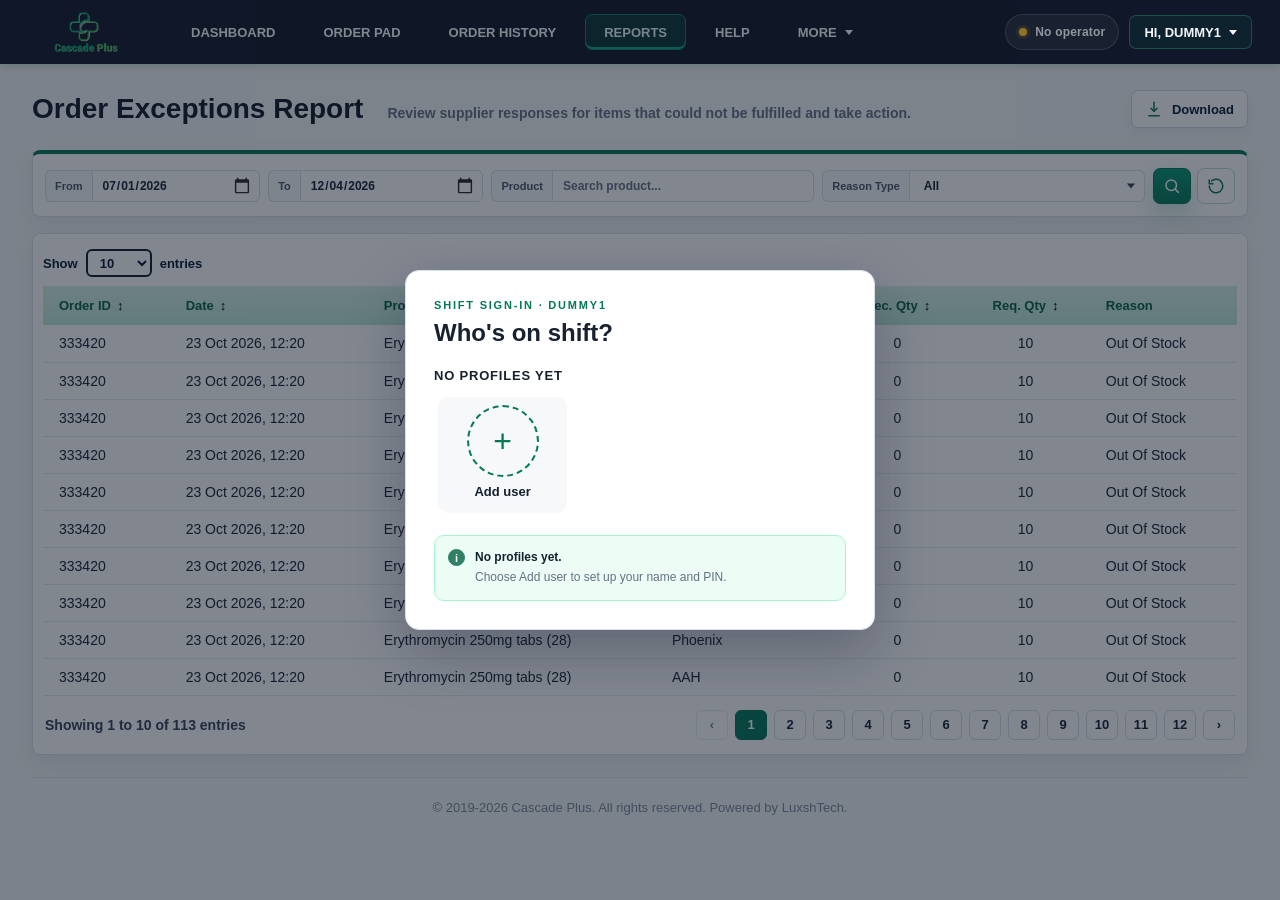
<file: oosreport.html>
<!doctype html>
<html lang="en">

<head>
  <meta charset="utf-8" />
  <meta name="viewport" content="width=device-width, initial-scale=1" />
  <title>CASCADE Out Of Stock Report</title>
  <style>
    :root {
      --green: #047857;
      --green-dark: #065f46;
      --green-soft: #ecfdf5;
      --ink: #17212f;
      --muted: #667085;
      --line: #d9e0e8;
      --app-bg: #f6f8f7;
      --shadow: 0 14px 34px rgba(23, 33, 47, 0.1);
      font-family: "Segoe UI", Arial, sans-serif;
    }

    * {
      box-sizing: border-box;
    }

    [hidden] {
      display: none !important;
    }

    body {
      margin: 0;
      min-width: 320px;
      color: var(--ink);
      background: var(--app-bg);
      background-attachment: fixed;
      background-size: cover;
  background-position: center bottom;
    }

    button,
    input,
    select {
      font: inherit;
    }

    button {
      cursor: pointer;
    }

    button:disabled {
      cursor: not-allowed;
      opacity: 0.55;
    }

    .app-shell {
      min-height: 100vh;
    }

    .topbar {
      min-height: 64px;
      display: grid;
      grid-template-columns: auto minmax(0, 1fr) auto;
      align-items: center;
      gap: 22px;
      padding: 0 24px;
      color: #fff;
      background: #111827;
      box-shadow: 0 2px 8px rgba(6, 95, 70, 0.2);
    }

    .brand {
      display: inline-flex;
      align-items: center;
    }

    .brand-logo {
      width: auto;
      height: 48px;
      max-width: 124px;
      object-fit: contain;
    }

    .main-nav {
      display: flex;
      align-items: flex-end;
      gap: 8px;
      align-self: stretch;
      overflow: visible;
    }

    .main-nav a,
    .main-nav button,
    .profile-button {
      min-height: 44px;
      border: 0;
      border-radius: 8px 8px 0 0;
      padding: 0 16px;
      display: inline-flex;
      align-items: center;
      justify-content: center;
      color: #fff;
      background: transparent;
      font-size: 13px;
      font-weight: 700;
      text-decoration: none;
      text-transform: uppercase;
      text-align: center;
      white-space: nowrap;
    }

    .main-nav a.active,
    .main-nav a:hover,
    .main-nav button.active,
    .main-nav button:hover,
    .nav-more.active>.more-toggle,
    .nav-more:hover>.more-toggle,
    .nav-more:focus-within>.more-toggle {
      color: var(--green);
      background: #fff;
    }

    .main-nav a.active,
    .main-nav button.active,
    .nav-more.active {
      position: relative;
      margin-top: 12px;
    }

    .nav-more {
      position: relative;
      display: inline-flex;
      align-items: flex-end;
    }

    .more-toggle {
      gap: 8px;
    }

    .more-toggle::after,
    .select-wrap::after {
      content: "";
      width: 0;
      height: 0;
      border-left: 4px solid transparent;
      border-right: 4px solid transparent;
      border-top: 5px solid currentColor;
    }

    .more-menu {
      position: absolute;
      top: calc(100% - 1px);
      left: 0;
      z-index: 30;
      min-width: 178px;
      display: none;
      flex-direction: column;
      gap: 4px;
      padding: 8px;
      border-radius: 0 0 8px 8px;
      background: #fff;
      box-shadow: 0 16px 34px rgba(15, 23, 42, 0.2);
    }

    .nav-more:hover .more-menu,
    .nav-more:focus-within .more-menu {
      display: flex;
    }

    .main-nav .more-menu a {
      min-height: 38px;
      border-radius: 6px;
      margin-top: 0;
      padding: 0 12px;
      color: var(--ink);
      background: transparent;
    }

    .main-nav .more-menu a:hover,
    .main-nav .more-menu a:focus-visible {
      color: #fff;
      background: var(--green);
    }

    .profile-button {
      min-height: 36px;
      gap: 8px;
      border-radius: 999px;
      border: 1px solid rgba(255, 255, 255, 0.16);
      color: #fff;
      background: rgba(255, 255, 255, 0.12);
    }

    .profile-button::after {
      content: "";
      width: 8px;
      height: 8px;
      border-right: 1.5px solid currentColor;
      border-bottom: 1.5px solid currentColor;
      transform: translateY(-2px) rotate(45deg);
    }

    .account-menu {
      position: relative;
      justify-self: end;
    }

    .account-dropdown {
      position: absolute;
      top: calc(100% + 8px);
      right: 0;
      z-index: 60;
      width: min(232px, calc(100vw - 24px));
      display: none;
      flex-direction: column;
      padding: 8px 0;
      border-radius: 8px;
      color: rgba(255, 255, 255, 0.9);
      background: #0f1726;
      box-shadow: 0 12px 24px rgba(15, 23, 42, 0.28);
    }

    .account-menu.is-open .account-dropdown {
      display: flex;
    }

    .account-dropdown::before {
      content: "";
      position: absolute;
      top: -9px;
      right: 18px;
      width: 18px;
      height: 18px;
      border-radius: 3px 0 0 0;
      background: #0f1726;
      transform: rotate(45deg);
    }

    .account-menu-item {
      min-height: 50px;
      display: flex;
      align-items: center;
      gap: 16px;
      border: 0;
      padding: 0 16px;
      color: rgba(255, 255, 255, 0.86);
      background: transparent;
      font-size: 12px;
      font-weight: 600;
      letter-spacing: 1.8px;
      text-align: left;
      text-transform: uppercase;
    }

    .account-menu-item svg,
    .icon {
      display: block;
      fill: none;
      stroke: currentColor;
      stroke-linecap: round;
      stroke-linejoin: round;
    }

    .account-menu-item svg {
      width: 22px;
      height: 22px;
      stroke-width: 1.6;
    }

    .account-menu-separator {
      height: 1px;
      margin: 8px 0;
      background: rgba(255, 255, 255, 0.08);
    }

    .workspace {
      width: min(100%, 1760px);
      margin: 0 auto;
      padding: 26px 32px 44px;
    }

    .heading-row {
      display: flex;
      align-items: center;
      justify-content: space-between;
      gap: 20px;
      margin-bottom: 22px;
    }

    .page-heading {
      display: flex;
      align-items: baseline;
      gap: 24px;
    }

    .page-heading h1 {
      margin: 0;
      color: #111827;
      font-size: 28px;
      font-weight: 600;
      line-height: 1.15;
    }

    .page-heading p {
      margin: 0;
      color: var(--muted);
      font-size: 14px;
      font-weight: 600;
    }

    .download-toggle {
      min-height: 38px;
      display: inline-flex;
      align-items: center;
      gap: 9px;
      border: 1px solid var(--line);
      border-radius: 7px;
      padding: 0 13px;
      color: var(--ink);
      background: #fff;
      font-size: 13px;
      font-weight: 700;
      box-shadow: 0 4px 12px rgba(23, 33, 47, 0.05);
    }

    .download-toggle .icon {
      color: var(--green);
    }

    .filter-panel,
    .table-panel {
      border: 1px solid var(--line);
      border-radius: 8px;
      background: #fff;
      box-shadow: var(--shadow);
    }

    .filter-panel {
      margin-bottom: 16px;
      padding: 14px 12px 12px;
    }

    .filter-grid {
      display: grid;
      grid-template-columns: minmax(170px, 0.8fr) minmax(170px, 0.8fr) minmax(260px, 1.2fr) minmax(260px, 1.2fr) auto;
      gap: 8px;
      align-items: center;
    }

    .field {
      min-width: 0;
      display: grid;
      grid-template-columns: max-content minmax(0, 1fr);
    }

    .field>span:first-child {
      min-height: 30px;
      display: inline-flex;
      align-items: center;
      border: 1px solid var(--line);
      border-right: 0;
      border-radius: 6px 0 0 6px;
      padding: 0 9px;
      color: #344054;
      background: #f8fafc;
      font-size: 11px;
      font-weight: 600;
      white-space: nowrap;
    }

    .control {
      min-height: 30px;
      border: 1px solid var(--line);
      border-radius: 0 6px 6px 0;
      display: grid;
      grid-template-columns: minmax(0, 1fr) auto;
      align-items: center;
      gap: 6px;
      padding: 0 8px;
      color: #344054;
      background: #fff;
      font-size: 12px;
      font-weight: 600;
    }

    .control input,
    .control select {
      width: 100%;
      min-width: 0;
      border: 0;
      outline: 0;
      color: var(--ink);
      background: transparent;
      font-weight: 600;
    }

    .control input::placeholder {
      color: #667085;
    }

    .select-wrap select {
      appearance: none;
      padding-left: 6px;
    }

    .select-wrap {
      position: relative;
      display: block;
    }

    .select-wrap select {
      display: block;
      grid-column: 1 / -1;
      min-height: 30px;
      padding-right: 20px;
    }

    .select-wrap::after {
      position: absolute;
      top: 50%;
      right: 9px;
      pointer-events: none;
      transform: translateY(-50%);
    }

    #reasonFilter:invalid {
      font-weight: 700;
    }

    .product-control {
      position: relative;
    }

    .product-suggestions {
      position: absolute;
      z-index: 20;
      top: calc(100% + 4px);
      right: 0;
      left: 0;
      max-height: 280px;
      overflow-y: auto;
      border: 1px solid var(--line);
      border-radius: 6px;
      box-shadow: 0 10px 24px rgba(23, 33, 47, 0.14);
      background: #fff;
    }

    .product-suggestion {
      display: block;
      width: 100%;
      border: 0;
      padding: 6px 10px;
      color: var(--ink);
      background: #fff;
      text-align: left;
      font: inherit;
      cursor: pointer;
    }

    .product-suggestion:hover,
    .product-suggestion:focus-visible {
      outline: 0;
      background: var(--green-soft);
    }

    .date-wrap {
      grid-template-columns: minmax(0, 1fr);
    }

    .date-wrap input[type="date"] {
      min-height: 28px;
      cursor: pointer;
      color-scheme: light;
    }

    .date-wrap input[type="date"]::-webkit-calendar-picker-indicator {
      width: 18px;
      height: 18px;
      margin-left: 6px;
      cursor: pointer;
      opacity: 0.85;
    }

    .icon {
      width: 18px;
      height: 18px;
      stroke-width: 2;
    }

    .filter-panel .control .icon {
      display: none;
    }

    .filter-actions {
      display: flex;
      justify-content: flex-end;
      gap: 6px;
    }

    .soft-button,
    .green-button {
      width: 34px;
      min-width: 34px;
      height: 30px;
      min-height: 30px;
      border-radius: 6px;
      display: inline-flex;
      align-items: center;
      justify-content: center;
      padding: 0;
      font-weight: 700;
    }

    .soft-button {
      border: 1px solid var(--line);
      color: var(--green-dark);
      background: var(--green-soft);
    }

    .green-button {
      border: 1px solid var(--green);
      color: #fff;
      background: linear-gradient(180deg, #06966f 0%, #047857 100%);
      box-shadow: 0 10px 20px rgba(4, 120, 87, 0.22);
    }

    .table-panel {
      padding: 8px 10px 10px;
      overflow: hidden;
    }

    .table-toolbar {
      min-height: 34px;
      display: flex;
      align-items: center;
      justify-content: space-between;
      gap: 10px;
      margin-bottom: 6px;
    }

    .entries-control {
      display: inline-flex;
      align-items: center;
      gap: 8px;
      color: #061a33;
      font-size: 13px;
      font-weight: 600;
    }

    .entries-control select {
      min-width: 66px;
      min-height: 28px;
      border: 2px solid #111827;
      border-radius: 6px;
      padding: 0 8px;
      color: #061a33;
      background: #fff;
      font-weight: 600;
    }

    .table-wrap {
      overflow-x: auto;
    }

    table {
      width: 100%;
      border-collapse: collapse;
      min-width: 1180px;
      font-size: 14px;
    }

    thead th {
      height: 38px;
      padding: 0 16px;
      color: var(--green-dark);
      background: linear-gradient(180deg, #d8f3e6 0%, #c3ead9 100%);
      font-size: 13px;
      font-weight: 700;
      text-align: left;
      white-space: nowrap;
    }

    tbody td {
      height: 36px;
      border-bottom: 1px solid #e7ecf2;
      padding: 0 16px;
      color: #17212f;
      font-weight: 500;
      white-space: nowrap;
    }

    tbody tr:hover {
      background: #f8fffc;
    }

    .table-panel table th:nth-child(5),
    .table-panel table td:nth-child(5),
    .table-panel table th:nth-child(6),
    .table-panel table td:nth-child(6) {
      text-align: center;
      font-variant-numeric: tabular-nums;
    }

    .sort {
      display: inline-flex;
      align-items: center;
      gap: 6px;
    }

    .sort::after {
      content: "\2195";
      color: #000;
      font-size: 13px;
    }

    .empty-block {
      min-height: 214px;
      border: 1px solid #e3e8ef;
      border-radius: 6px;
      display: grid;
      place-items: center;
      padding: 28px;
      text-align: center;
      background: #fff;
    }

    .empty-art {
      position: relative;
      width: 128px;
      height: 96px;
      margin: 0 auto 12px;
    }

    .empty-box {
      position: absolute;
      left: 24px;
      bottom: 12px;
      width: 76px;
      height: 48px;
      border-radius: 6px;
      background: linear-gradient(180deg, #c9ece3 0%, #dff3ee 100%);
      box-shadow: 0 16px 30px rgba(74, 139, 127, 0.16);
    }

    .empty-box::before {
      content: "";
      position: absolute;
      left: 10px;
      top: -28px;
      width: 64px;
      height: 34px;
      border-radius: 6px 6px 3px 3px;
      background: linear-gradient(180deg, #bfe6dc 0%, #acdcd1 100%);
      transform: skewX(-16deg);
    }

    .empty-box::after {
      content: "";
      position: absolute;
      left: 24px;
      top: -18px;
      width: 44px;
      height: 26px;
      border-radius: 0 0 5px 5px;
      background: rgba(108, 172, 158, 0.28);
    }

    .blocked-badge {
      position: absolute;
      top: 0;
      right: 8px;
      width: 54px;
      height: 54px;
      border-radius: 50%;
      display: grid;
      place-items: center;
      color: #ff6673;
      background: #fff;
      box-shadow: 0 12px 26px rgba(17, 24, 39, 0.14);
    }

    .blocked-badge svg {
      width: 28px;
      height: 28px;
      fill: none;
      stroke: currentColor;
      stroke-linecap: round;
      stroke-linejoin: round;
      stroke-width: 2.4;
    }

    .empty-block h2 {
      margin: 0 0 10px;
      color: #1f2a44;
      font-size: 18px;
      font-weight: 700;
    }

    .empty-block p {
      margin: 0;
      color: var(--muted);
      font-size: 14px;
      font-weight: 600;
    }

    .table-footer {
      min-height: 48px;
      display: flex;
      align-items: center;
      justify-content: space-between;
      gap: 18px;
      padding: 10px 2px 0;
      color: #344054;
      font-size: 14px;
      font-weight: 600;
    }

    .pagination {
      display: flex;
      align-items: center;
      gap: 7px;
    }

    .page-button {
      min-width: 32px;
      min-height: 30px;
      border: 1px solid var(--line);
      border-radius: 6px;
      color: #17212f;
      background: #fff;
      font-size: 13px;
      font-weight: 800;
    }

    .page-button.active {
      border-color: var(--green);
      color: #fff;
      background: var(--green);
    }

    .site-footer {
      margin-top: 22px;
      border-top: 1px solid rgba(217, 224, 232, 0.9);
      padding: 22px 0 2px;
      color: #7a879a;
      font-size: 13px;
      text-align: center;
    }

    @media (max-width: 1200px) {
      .filter-grid {
        grid-template-columns: repeat(2, minmax(190px, 1fr));
      }
    }

    @media (max-width: 760px) {
      .topbar {
        grid-template-columns: 1fr;
        padding: 12px 16px 0;
      }

      .main-nav {
        overflow-x: auto;
      }

      .workspace {
        padding: 22px 16px 34px;
      }

      .heading-row,
      .page-heading {
        align-items: flex-start;
        flex-direction: column;
        gap: 8px;
      }

      .filter-grid {
        grid-template-columns: 1fr;
      }

      .filter-actions,
      .table-toolbar,
      .table-footer {
        align-items: stretch;
        flex-direction: column;
      }

      .filter-actions {
        justify-content: flex-start;
      }
    }
  
    /* Unified report styling: aligned with Order Report */
    .workspace {
      width: min(100%, 1760px);
      margin: 0 auto;
      padding: 26px 32px 44px;
    }

    .heading-row {
      display: flex;
      align-items: center;
      justify-content: space-between;
      gap: 20px;
      margin-bottom: 22px;
    }

    .page-heading {
      display: flex;
      align-items: baseline;
      gap: 24px;
    }

    .page-heading h1 {
      margin: 0;
      color: #111827;
      font-size: 28px;
      font-weight: 600;
      line-height: 1.15;
    }

    .page-heading p {
      margin: 0;
      color: var(--muted);
      font-size: 14px;
      font-weight: 600;
    }

    .download-toggle {
      min-height: 38px;
      display: inline-flex;
      align-items: center;
      gap: 9px;
      border: 1px solid var(--line);
      border-radius: 7px;
      padding: 0 13px;
      color: var(--ink);
      background: #fff;
      font-size: 13px;
      font-weight: 700;
      box-shadow: 0 4px 12px rgba(23, 33, 47, 0.05);
    }

    .download-toggle .icon,
    .filter-panel .icon,
    .green-button .icon,
    .soft-button .icon {
      width: 18px;
      height: 18px;
      stroke-width: 2;
    }

    .download-toggle .icon {
      color: var(--green);
    }

    .filter-panel,
    .table-panel,
    .savings-filter-bar,
    .savings-kpi-card,
    .savings-chart-card,
    .savings-methodology-box {
      border: 1px solid var(--line);
      border-radius: 8px;
      background: #fff;
      box-shadow: var(--shadow);
    }

    .filter-panel,
    .savings-filter-bar {
      margin-bottom: 16px;
      padding: 14px 12px 12px;
    }

    .filter-grid,
    .savings-filter-bar {
      gap: 8px;
      align-items: center;
    }

    .field {
      min-width: 0;
      display: grid;
      grid-template-columns: max-content minmax(0, 1fr);
      gap: 0;
    }

    .field > span:first-child,
    .field-label {
      min-height: 30px;
      display: inline-flex;
      align-items: center;
      border: 1px solid var(--line);
      border-right: 0;
      border-radius: 6px 0 0 6px;
      padding: 0 9px;
      color: #344054;
      background: #f8fafc;
      font-size: 11px;
      font-weight: 600;
      white-space: nowrap;
    }

    .control {
      min-height: 30px;
      border: 1px solid var(--line);
      border-radius: 0 6px 6px 0;
      display: grid;
      grid-template-columns: auto minmax(0, 1fr) auto;
      align-items: center;
      gap: 6px;
      padding: 0 8px;
      color: #344054;
      background: #fff;
      box-shadow: none;
      font-size: 12px;
      font-weight: 600;
    }

    .control input,
    .control select {
      width: 100%;
      min-width: 0;
      min-height: 28px;
      border: 0;
      outline: 0;
      color: var(--ink);
      background: transparent;
      font-weight: 600;
    }

    .select-wrap {
      grid-template-columns: minmax(0, 1fr) auto;
    }

    .select-wrap select {
      appearance: none;
    }

    .date-wrap {
      grid-template-columns: minmax(0, 1fr);
      padding-right: 6px;
    }

    .date-wrap input[type="date"] {
      color-scheme: light;
      cursor: pointer;
    }

    .date-wrap input[type="date"]::-webkit-calendar-picker-indicator {
      width: 18px;
      height: 18px;
      margin-left: 6px;
      cursor: pointer;
      opacity: 0.85;
    }

    .filter-actions {
      display: flex;
      justify-content: flex-end;
      gap: 6px;
    }

    .soft-button,
    .green-button,
    .icon-button,
    .icon-filter-button {
      width: 34px;
      min-width: 34px;
      height: 30px;
      min-height: 30px;
      border-radius: 6px;
      display: inline-flex;
      align-items: center;
      justify-content: center;
      padding: 0;
      font-weight: 700;
    }

    .soft-button,
    .icon-button,
    .secondary-button.icon-filter-button {
      border: 1px solid var(--line);
      color: var(--green-dark);
      background: var(--green-soft);
    }

    .green-button,
    .primary-button.icon-filter-button {
      border: 1px solid var(--green);
      color: #fff;
      background: linear-gradient(180deg, #06966f 0%, #047857 100%);
      box-shadow: 0 10px 20px rgba(4, 120, 87, 0.22);
    }

    .table-panel {
      padding: 8px 10px 10px;
      overflow: hidden;
    }

    .table-toolbar {
      min-height: 34px;
      display: flex;
      align-items: center;
      justify-content: space-between;
      gap: 10px;
      margin-bottom: 6px;
    }

    .entries-control,
    .entries-row label {
      display: inline-flex;
      align-items: center;
      gap: 8px;
      color: #061a33;
      font-size: 13px;
      font-weight: 600;
    }

    .entries-control select,
    .entries-row select {
      min-width: 66px;
      min-height: 28px;
      border: 2px solid #111827;
      border-radius: 6px;
      padding: 0 8px;
      color: #061a33;
      background: #fff;
      font-weight: 600;
    }

    table {
      width: 100%;
      border-collapse: collapse;
      font-size: 14px;
    }

    thead th,
    .savings-details-table th {
      height: 38px;
      padding: 0 16px;
      color: var(--green-dark);
      background: linear-gradient(180deg, #d8f3e6 0%, #c3ead9 100%);
      font-size: 13px;
      font-weight: 700;
      text-align: left;
      white-space: nowrap;
    }

    tbody td,
    .savings-details-table td {
      height: 36px;
      border-bottom: 1px solid #e7ecf2;
      padding: 0 16px;
      color: #17212f;
      background: #fff;
      font-size: 14px;
      font-weight: 500;
      white-space: nowrap;
      vertical-align: middle;
    }

    tbody tr:nth-child(odd) td {
      background: #fff;
    }

    tbody tr:hover td,
    tbody tr:hover,
    .savings-details-table tbody tr:hover td {
      background: #f8fffc;
    }

    .num,
    td.num,
    th.num,
    .numeric {
      text-align: right !important;
      font-variant-numeric: tabular-nums;
    }

    .table-footer {
      min-height: 48px;
      display: flex;
      align-items: center;
      justify-content: space-between;
      gap: 18px;
      padding: 10px 2px 0;
      color: #344054;
      font-size: 14px;
      font-weight: 600;
    }

    .pagination {
      display: flex;
      align-items: center;
      justify-content: flex-end;
      gap: 7px;
    }

    .pagination button,
    .page-button {
      min-width: 32px;
      min-height: 30px;
      border: 1px solid var(--line);
      border-radius: 6px;
      color: #17212f;
      background: #fff;
      font-size: 13px;
      font-weight: 800;
    }

    .pagination button.active,
    .page-button.active {
      border-color: var(--green);
      color: #fff;
      background: var(--green);
      box-shadow: none;
    }

    .pagination button:not(:disabled):hover,
    .page-button:not(:disabled):hover {
      color: #fff;
      background: var(--green);
    }

    @media (max-width: 760px) {
      .workspace {
        padding: 22px 16px 34px;
      }

      .heading-row,
      .page-heading,
      .table-footer {
        align-items: flex-start;
        flex-direction: column;
        gap: 8px;
      }

      .filter-grid,
      .savings-filter-bar {
        grid-template-columns: 1fr !important;
      }
    }

    /* Report consistency refinements */
    .download-toggle {
      min-height: 38px;
      border: 1px solid #cfd8e3;
      border-radius: 7px;
      color: #061a33;
      background: #fff;
      box-shadow: 0 6px 16px rgba(23, 33, 47, 0.06);
    }

    .download-toggle:hover,
    .download-toggle:focus-visible {
      border-color: #10b981;
      color: var(--green);
      outline: 0;
    }

    .filter-panel {
      border-top: 4px solid var(--green);
      background: rgba(255, 255, 255, 0.96);
      box-shadow: 0 8px 22px rgba(23, 33, 47, 0.08);
    }

    .field>span:first-child,
    .field-label {
      color: #475467;
      background: #f8fafc;
      font-weight: 700;
    }

    .control {
      min-height: 32px;
    }

    .green-button {
      width: 38px;
      min-width: 38px;
      height: 36px;
      min-height: 36px;
      border-radius: 7px;
      background: linear-gradient(180deg, #06966f 0%, #047857 100%);
      box-shadow: 0 10px 20px rgba(4, 120, 87, 0.18);
    }

    .soft-button,
    .icon-button {
      width: 38px;
      min-width: 38px;
      height: 36px;
      min-height: 36px;
      border: 1px solid #b7dfd3;
      border-radius: 7px;
      color: var(--green);
      background: #fff;
    }

    .table-panel {
      padding: 12px 10px 10px;
      background: rgba(255, 255, 255, 0.97);
      box-shadow: 0 8px 22px rgba(23, 33, 47, 0.08);
    }

    thead th {
      height: 39px;
      background: linear-gradient(180deg, #d8f3e6 0%, #bdebd8 100%);
    }

    tbody td {
      height: 37px;
    }

    tbody tr:hover td,
    tbody tr:hover {
      background: #f6fffb;
    }

    .pagination button,
    .page-button {
      border-color: #d9e0e8;
      background: #fff;
    }
    </style>
  <link rel="stylesheet" href="navigation.css" />
</head>

<body>
  <div class="app-shell">
    <header class="topbar">
      <a class="brand" href="index.html" aria-label="CASCADE home">
        <img class="brand-logo" src="logo.png" alt="CASCADE Plus" />
      </a>
      <nav class="main-nav" aria-label="Primary">
        <a href="Dashboard.html">Dashboard</a>
        <a href="index.html">Order Pad</a>
        <a href="history.html">Order History</a>
        <a class="active" href="report.html" aria-current="page">Reports</a>
        <a href="help.html">Help</a>
        <div class="nav-more">
          <button class="more-toggle" type="button" aria-haspopup="true" aria-expanded="false">More</button>
          <div class="more-menu" role="menu">
            <a href="pending.html" role="menuitem">Pending Order</a>
            <a href="outofstock.html" role="menuitem">Out Of Stock</a>
            <a href="settings.html" role="menuitem">Settings</a>
          </div>
        </div>
      </nav>
      <div class="account-menu">
        <button class="profile-button" type="button" aria-haspopup="true" aria-expanded="false">HI, DUMMY1</button>
        <div class="account-dropdown" role="menu">
          <button class="account-menu-item" type="button" role="menuitem">
            <svg viewBox="0 0 24 24" aria-hidden="true">
              <path d="M3 11.5 12 4l9 7.5"></path>
              <path d="M5.5 10.5V20h13v-9.5"></path>
              <path d="M9.5 17h5"></path>
              <path d="M9 14h2"></path>
              <path d="M13 14h2"></path>
            </svg>
            Reset Password
          </button>
          <span class="account-menu-separator" aria-hidden="true"></span>
          <button class="account-menu-item" type="button" role="menuitem">
            <svg viewBox="0 0 24 24" aria-hidden="true">
              <circle cx="7.5" cy="16.5" r="3"></circle>
              <path d="m10 14 7.5-7.5"></path>
              <path d="m15.5 8.5 2 2"></path>
              <path d="m18 6 2 2"></path>
            </svg>
            Log Out
          </button>
        </div>
      </div>
    </header>

    <main class="workspace">
      <div class="heading-row">
        <section class="page-heading" aria-labelledby="reportTitle">
          <h1 id="reportTitle">Order Exceptions Report</h1>
          <p>Review supplier responses for items that could not be fulfilled and take action.</p>
        </section>
        <button class="download-toggle" id="downloadCsv" type="button" aria-label="Download CSV">
          <svg class="icon" viewBox="0 0 24 24" aria-hidden="true">
            <path d="M12 3v12"></path>
            <path d="m8 11 4 4 4-4"></path>
            <path d="M5 21h14"></path>
          </svg>
          Download
        </button>
      </div>

      <section class="filter-panel" aria-label="Out of stock filters">
        <div class="filter-grid">
          <label class="field">
            <span>From</span>
            <span class="control date-wrap">
              <input id="fromDate" type="date" value="2026-07-01" aria-label="From date" lang="en-GB" />
            </span>
          </label>

          <label class="field">
            <span>To</span>
            <span class="control date-wrap">
              <input id="toDate" type="date" value="2026-07-16" aria-label="To date" lang="en-GB" />
            </span>
          </label>

          <label class="field">
            <span>Product</span>
            <span class="control product-control">
              <input id="productFilter" type="text" placeholder="Search product..." aria-label="Product" autocomplete="off" aria-autocomplete="list" aria-controls="productSuggestions" aria-expanded="false" />
              <span class="product-suggestions" id="productSuggestions" role="listbox" hidden></span>
            </span>
          </label>

          <label class="field">
            <span>Reason Type</span>
            <span class="control select-wrap">
              <select id="reasonFilter" aria-label="Reason Type" required>
                <option value="all" selected>All</option>
                <option value="manufacturer">Manufacturer Cannot Supply</option>
                <option value="blocked">Blocked By System</option>
              </select>
            </span>
          </label>

          <div class="filter-actions">
            <button class="green-button" id="searchFilters" type="button" aria-label="Search report" title="Search">
              <svg class="icon" viewBox="0 0 24 24" aria-hidden="true">
                <circle cx="11" cy="11" r="7"></circle>
                <path d="m16.5 16.5 4 4"></path>
              </svg>
            </button>
            <button class="soft-button" id="resetFilters" type="button" aria-label="Reset filters" title="Reset filters">
              <svg class="icon" viewBox="0 0 24 24" aria-hidden="true">
                <path d="M3 12a9 9 0 1 0 3-6.7"></path>
                <path d="M3 4v5h5"></path>
              </svg>
            </button>
          </div>
        </div>
      </section>

      <section class="table-panel" aria-label="Out of stock report table">
        <div class="table-toolbar">
          <label class="entries-control">
            Show
            <select id="entriesPerPage" aria-label="Entries per page">
              <option>10</option>
              <option>25</option>
              <option>50</option>
              <option>100</option>
            </select>
            entries
          </label>
        </div>

        <div class="table-wrap" id="tableWrap">
          <table>
            <thead>
              <tr>
                <th><span class="sort">Order ID</span></th>
                <th><span class="sort">Date</span></th>
                <th><span class="sort">Product</span></th>
                <th><span class="sort">Supplier Name</span></th>
                <th><span class="sort">Rec. Qty</span></th>
                <th><span class="sort">Req. Qty</span></th>
                <th>Reason</th>
              </tr>
            </thead>
            <tbody id="outOfStockRows"></tbody>
          </table>
        </div>

        <div class="empty-block" id="emptyState" hidden>
          <div>
            <div class="empty-art" aria-hidden="true">
              <span class="empty-box"></span>
              <span class="blocked-badge">
                <svg viewBox="0 0 24 24">
                  <circle cx="12" cy="12" r="8"></circle>
                  <path d="M7.5 7.5 16.5 16.5"></path>
                </svg>
              </span>
            </div>
            <h2>No out of stock lines found</h2>
            <p>Try adjusting your filters or search criteria.</p>
          </div>
        </div>

        <div class="table-footer">
          <span id="entriesSummary">Showing 0 to 0 of 0 entries</span>
          <nav class="pagination" id="pagination" aria-label="Pagination"></nav>
        </div>
      </section>
      <footer class="site-footer">&copy; 2019-2026 Cascade Plus. All rights reserved. Powered by LuxshTech.</footer>
    </main>
  </div>

  <script src="account-menu.js"></script>
  <script src="orderhistory-data.js"></script>
  <script src="out-of-stock-orders.js"></script>
  <script>
    const defaultToDate = window.CascadeOrders.todayKey();
    const outOfStockLines = [
      // Orders placed from the Out of Stock page or the Order Pad, shared with Out of Stock, Order History and Order Report.
      ...window.CascadeOrders.exceptionLines(),
      { orderId: "336995", date: "2026-07-16T09:34:01", product: "Rabeprazole 10mg tabs (28)", supplierName: "AAH", recQty: 0, reqQty: 8, category: "Generic", supplierComment: "Blocked as price above drug tariff. Call supplier." },
      { orderId: "336995", date: "2026-07-16T09:34:01", product: "Rabeprazole 10mg tabs (28)", supplierName: "B&S Distribution", recQty: 0, reqQty: 8, category: "Generic", supplierComment: "Blocked as price above drug tariff. Call supplier." },
      { orderId: "336995", date: "2026-07-16T09:34:01", product: "Rabeprazole 10mg tabs (28)", supplierName: "Alliance", recQty: 0, reqQty: 8, category: "Generic", supplierComment: "Blocked as price above drug tariff. Call supplier." },
      { orderId: "336995", date: "2026-07-16T09:34:01", product: "Rabeprazole 10mg tabs (28)", supplierName: "OTC Direct", recQty: 0, reqQty: 8, category: "Generic", supplierComment: "Blocked as price above drug tariff. Call supplier." },
      { orderId: "336995", date: "2026-07-16T09:34:01", product: "Rabeprazole 10mg tabs (28)", supplierName: "Phoenix", recQty: 0, reqQty: 8, category: "Generic", supplierComment: "Blocked as price above drug tariff. Call supplier." },
      { orderId: "336995", date: "2026-07-16T09:34:01", product: "Rabeprazole 10mg tabs (28)", supplierName: "Ethigen", recQty: 0, reqQty: 8, category: "Generic", supplierComment: "Manufacturer Cannot Supply" },
      { orderId: "336591", date: "2026-07-15T09:42:11", product: "Senokot 7.5mg/5ml syrup SF (150ml)", supplierName: "B&S Distribution", recQty: 0, reqQty: 3, category: "Generic", supplierComment: "Out Of Stock" },
      { orderId: "336480", date: "2026-07-14T17:32:25", product: "Colgate Duraphat 5000ppm Fluoride Toothpaste (51g)", supplierName: "Phoenix", recQty: 0, reqQty: 6, category: "Generic", supplierComment: "Blocked no price." },
      { orderId: "336480", date: "2026-07-14T17:32:25", product: "Co-codamol 15mg/500mg caplets (100)", supplierName: "Phoenix", recQty: 0, reqQty: 20, category: "Generic", supplierComment: "Blocked no price." },
      { orderId: "336480", date: "2026-07-14T17:32:25", product: "Candesartan 8mg tabs (28)", supplierName: "Phoenix", recQty: 0, reqQty: 8, category: "Generic", supplierComment: "Quantity to deliver : 0 Status : MCS - Manufacturer Unable To Supply" },
      { orderId: "336480", date: "2026-07-14T17:32:25", product: "Candesartan 8mg tabs (28)", supplierName: "AAH", recQty: 0, reqQty: 8, category: "Generic", supplierComment: "Blocked as price above drug tariff. Call supplier." },
      { orderId: "336480", date: "2026-07-14T17:32:25", product: "Candesartan 8mg tabs (28)", supplierName: "B&S Distribution", recQty: 0, reqQty: 8, category: "Generic", supplierComment: "Out Of Stock" },
      { orderId: "336480", date: "2026-07-14T17:32:25", product: "Candesartan 8mg tabs (28)", supplierName: "Alliance", recQty: 0, reqQty: 8, category: "Generic", supplierComment: "Blocked as price above drug tariff. Call supplier." },
      { orderId: "336480", date: "2026-07-14T17:32:25", product: "Candesartan 8mg tabs (28)", supplierName: "OTC Direct", recQty: 0, reqQty: 8, category: "Generic", supplierComment: "Blocked as price above drug tariff. Call supplier." },
      { orderId: "336480", date: "2026-07-14T17:32:25", product: "Clobetasol 0.05% oint (30g)", supplierName: "Phoenix", recQty: 0, reqQty: 6, category: "Generic", supplierComment: "Quantity to deliver : 0 Status : MCS - Manufacturer Unable To Supply" },
      { orderId: "336439", date: "2026-07-14T16:36:15", product: "Nystan 100,000iu/1ml oral susp (30ml)", supplierName: "Alliance", recQty: 0, reqQty: 6, category: "Generic", supplierComment: "Unavailable" },
      { orderId: "336275", date: "2026-07-14T11:54:50", product: "Ramipril 5mg caps (28)", supplierName: "Alliance", recQty: 0, reqQty: 20, category: "Generic", supplierComment: "Manufacturer cannot supply" },
      { orderId: "336275", date: "2026-07-14T11:54:50", product: "Ramipril 5mg caps (28)", supplierName: "AAH", recQty: 0, reqQty: 20, category: "Generic", supplierComment: "SDF" },
      { orderId: "336275", date: "2026-07-14T11:54:50", product: "Ramipril 5mg caps (28)", supplierName: "Phoenix", recQty: 0, reqQty: 20, category: "Generic", supplierComment: "Quantity to deliver : 0 Status : MCS - Manufacturer Unable To Supply" },
      { orderId: "336275", date: "2026-07-14T11:54:50", product: "Ramipril 5mg caps (28)", supplierName: "B&S Distribution", recQty: 0, reqQty: 20, category: "Generic", supplierComment: "Blocked as price above drug tariff. Call supplier." },
      { orderId: "336275", date: "2026-07-14T11:54:50", product: "Atorvastatin 40mg tabs (28)", supplierName: "OTC Direct", recQty: 0, reqQty: 30, category: "Generic", supplierComment: "Blocked no price." },
      { orderId: "336275", date: "2026-07-14T11:54:50", product: "Ramipril 5mg caps (28)", supplierName: "OTC Direct", recQty: 0, reqQty: 20, category: "Generic", supplierComment: "Please Re-Order" },
      { orderId: "336275", date: "2026-07-14T11:54:50", product: "Ramipril 5mg caps (28)", supplierName: "Ethigen", recQty: 0, reqQty: 20, category: "Generic", supplierComment: "Blocked as price above drug tariff. Call supplier." },
      { orderId: "336264", date: "2026-07-14T11:46:19", product: "Propranolol 80mg tabs (28)", supplierName: "OTC Direct", recQty: 0, reqQty: 12, category: "Generic", supplierComment: "Blocked no price." },
      { orderId: "336264", date: "2026-07-14T11:46:19", product: "Aluminium chloride 20% soln (60ml)", supplierName: "OTC Direct", recQty: 0, reqQty: 2, category: "Generic", supplierComment: "Blocked no price." },
      { orderId: "336264", date: "2026-07-14T11:46:19", product: "Cyanocobalamin 1mg tabs (50)", supplierName: "OTC Direct", recQty: 0, reqQty: 10, category: "Generic", supplierComment: "Blocked no price." },
      { orderId: "336195", date: "2026-07-14T09:51:21", product: "Ramipril 2.5mg caps (28)", supplierName: "Alliance", recQty: 0, reqQty: 20, category: "Generic", supplierComment: "Manufacturer cannot supply" },
      { orderId: "336195", date: "2026-07-14T09:51:21", product: "Ramipril 2.5mg caps (28)", supplierName: "Ethigen", recQty: 0, reqQty: 20, category: "Generic", supplierComment: "Blocked as price above drug tariff. Call supplier." },
      { orderId: "336195", date: "2026-07-14T09:51:21", product: "Chemydur 60 XL 60mg tabs (28)", supplierName: "Alliance", recQty: 0, reqQty: 6, category: "Generic", supplierComment: "Manufacturer cannot supply" },
      { orderId: "336195", date: "2026-07-14T09:51:21", product: "Chemydur 60 XL 60mg tabs (28)", supplierName: "B&S Distribution", recQty: 0, reqQty: 6, category: "Generic", supplierComment: "Out Of Stock" },
      { orderId: "336195", date: "2026-07-14T09:51:21", product: "Adcal-D3 750mg/200iu caplets (112)", supplierName: "B&S Distribution", recQty: 0, reqQty: 10, category: "Generic", supplierComment: "Out Of Stock" },
      { orderId: "336195", date: "2026-07-14T09:51:21", product: "Adcal-D3 750mg/200iu caplets (112)", supplierName: "Ethigen", recQty: 0, reqQty: 10, category: "Generic", supplierComment: "Manufacturer Cannot Supply" },
      { orderId: "336195", date: "2026-07-14T09:51:21", product: "Adcal-D3 750mg/200iu caplets (112)", supplierName: "Phoenix", recQty: 0, reqQty: 10, category: "Generic", supplierComment: "Quantity to deliver : 0 Status : MCS - Manufacturer Unable To Supply" },
      { orderId: "336195", date: "2026-07-14T09:51:21", product: "Adcal-D3 750mg/200iu caplets (112)", supplierName: "AAH", recQty: 0, reqQty: 10, category: "Generic", supplierComment: "SDF" },
      { orderId: "336195", date: "2026-07-14T09:51:21", product: "Adcal-D3 750mg/200iu caplets (112)", supplierName: "Alliance", recQty: 0, reqQty: 10, category: "Generic", supplierComment: "Manufacturer cannot supply" },
      { orderId: "336195", date: "2026-07-14T09:51:21", product: "Ramipril 2.5mg caps (28)", supplierName: "OTC Direct", recQty: 0, reqQty: 20, category: "Generic", supplierComment: "Please Re-Order" },
      { orderId: "336195", date: "2026-07-14T09:51:21", product: "Ramipril 2.5mg caps (28)", supplierName: "B&S Distribution", recQty: 0, reqQty: 20, category: "Generic", supplierComment: "Blocked as price above drug tariff. Call supplier." },
      { orderId: "336195", date: "2026-07-14T09:51:21", product: "Ramipril 2.5mg caps (28)", supplierName: "AAH", recQty: 0, reqQty: 20, category: "Generic", supplierComment: "SDF" },
      { orderId: "336195", date: "2026-07-14T09:51:21", product: "Ramipril 2.5mg caps (28)", supplierName: "Phoenix", recQty: 0, reqQty: 20, category: "Generic", supplierComment: "Quantity to deliver : 0 Status : MCS - Manufacturer Unable To Supply" },
      { orderId: "335946", date: "2026-07-13T13:11:01", product: "Sharpsguard disposal unit yellow 5 Litre", supplierName: "OTC Direct", recQty: 0, reqQty: 1, category: "Generic", supplierComment: "Blocked as price above drug tariff. Call supplier." },
      { orderId: "335946", date: "2026-07-13T13:11:01", product: "Sharpsguard disposal unit yellow 5 Litre", supplierName: "Alliance", recQty: 0, reqQty: 1, category: "Generic", supplierComment: "Blocked as price above drug tariff. Call supplier." },
      { orderId: "335587", date: "2026-07-10T17:43:42", product: "Co-codamol 30mg/500mg caplets (100)", supplierName: "OTC Direct", recQty: 0, reqQty: 10, category: "Generic", supplierComment: "Blocked as price above drug tariff. Call supplier." },
      { orderId: "335587", date: "2026-07-10T17:43:42", product: "Co-codamol 30mg/500mg caplets (100)", supplierName: "B&S Distribution", recQty: 0, reqQty: 10, category: "Generic", supplierComment: "Blocked as price above drug tariff. Call supplier." },
      { orderId: "335587", date: "2026-07-10T17:43:42", product: "Co-codamol 30mg/500mg caplets (100)", supplierName: "Phoenix", recQty: 0, reqQty: 10, category: "Generic", supplierComment: "Blocked as price above drug tariff. Call supplier." },
      { orderId: "335587", date: "2026-07-10T17:43:42", product: "Ramipril 10mg tabs (28)", supplierName: "Alliance", recQty: 0, reqQty: 6, category: "Generic", supplierComment: "Unavailable" },
      { orderId: "335587", date: "2026-07-10T17:43:42", product: "Ramipril 10mg tabs (28)", supplierName: "OTC Direct", recQty: 0, reqQty: 6, category: "Generic", supplierComment: "Blocked as price above drug tariff. Call supplier." },
      { orderId: "335587", date: "2026-07-10T17:43:42", product: "Ramipril 10mg tabs (28)", supplierName: "AAH", recQty: 0, reqQty: 6, category: "Generic", supplierComment: "SDF" },
      { orderId: "335587", date: "2026-07-10T17:43:42", product: "Ramipril 10mg tabs (28)", supplierName: "B&S Distribution", recQty: 0, reqQty: 6, category: "Generic", supplierComment: "Blocked as price above drug tariff. Call supplier." },
      { orderId: "335587", date: "2026-07-10T17:43:42", product: "Co-codamol 30mg/500mg caplets (100)", supplierName: "Ethigen", recQty: 0, reqQty: 10, category: "Generic", supplierComment: "Blocked as price above drug tariff. Call supplier." },
      { orderId: "335587", date: "2026-07-10T17:43:42", product: "Ramipril 10mg tabs (28)", supplierName: "Ethigen", recQty: 0, reqQty: 6, category: "Generic", supplierComment: "Manufacturer Cannot Supply" }
    ];

    const state = {
      filteredRows: [...outOfStockLines],
      page: 1,
      perPage: 10
    };

    const els = {
      fromDate: document.querySelector("#fromDate"),
      toDate: document.querySelector("#toDate"),
      product: document.querySelector("#productFilter"),
      reason: document.querySelector("#reasonFilter"),
      productSuggestions: document.querySelector("#productSuggestions"),
      rows: document.querySelector("#outOfStockRows"),
      entries: document.querySelector("#entriesPerPage"),
      tableWrap: document.querySelector("#tableWrap"),
      emptyState: document.querySelector("#emptyState"),
      summary: document.querySelector("#entriesSummary"),
      pagination: document.querySelector("#pagination")
    };

    function openDatePicker(input) {
      if (typeof input.showPicker !== "function") return;
      try {
        input.showPicker();
      } catch (error) {
        input.focus();
      }
    }

    function formatDate(value) {
      return new Intl.DateTimeFormat("en-GB", {
        day: "2-digit",
        month: "short",
        year: "numeric",
        hour: "2-digit",
        minute: "2-digit",
        hour12: false
      }).format(new Date(value));
    }

    function matchesReasonType(line, reasonType) {
      const reason = line.supplierComment.trim().toLowerCase();

      if (reasonType === "blocked") {
        return reason === "blocked as price above drug tariff. call supplier." || reason === "blocked no price.";
      }

      if (reasonType === "manufacturer") {
        return !matchesReasonType(line, "blocked");
      }

      return true;
    }

    function hideProductSuggestions() {
      els.productSuggestions.replaceChildren();
      els.productSuggestions.hidden = true;
      els.product.setAttribute("aria-expanded", "false");
    }

    function showProductSuggestions(query) {
      const searchTerm = query.trim().toLowerCase();
      if (!searchTerm) {
        hideProductSuggestions();
        return;
      }

      const matches = Array.from(new Set(outOfStockLines.map((line) => line.product)))
        .filter((product) => product.toLowerCase().includes(searchTerm))
        .sort((left, right) => left.localeCompare(right, "en", { sensitivity: "base" }));

      if (!matches.length) {
        hideProductSuggestions();
        return;
      }

      const fragment = document.createDocumentFragment();
      matches.forEach((product) => {
        const option = document.createElement("button");
        option.className = "product-suggestion";
        option.type = "button";
        option.dataset.product = product;
        option.setAttribute("role", "option");
        option.textContent = product;
        fragment.appendChild(option);
      });
      els.productSuggestions.replaceChildren(fragment);
      els.productSuggestions.hidden = false;
      els.product.setAttribute("aria-expanded", "true");
    }

    function applyFilters() {
      const from = els.fromDate.value ? new Date(`${els.fromDate.value}T00:00:00`) : null;
      const to = els.toDate.value ? new Date(`${els.toDate.value}T23:59:59`) : null;
      const product = els.product.value.trim().toLowerCase();
      const reasonType = els.reason.value;

      state.filteredRows = outOfStockLines.filter((line) => {
        const date = new Date(line.date);
        const matchesFrom = !from || date >= from;
        const matchesTo = !to || date <= to;
        const matchesProduct = !product || line.product.toLowerCase().includes(product);
        const matchesReason = matchesReasonType(line, reasonType);
        return matchesFrom && matchesTo && matchesProduct && matchesReason;
      });

      state.page = 1;
      renderTable();
    }

    function resetFilters() {
      els.fromDate.value = "2026-07-01";
      els.toDate.value = defaultToDate;
      els.product.value = "";
      els.reason.value = "all";
      hideProductSuggestions();
      applyFilters();
    }

    function renderTable() {
      const total = state.filteredRows.length;
      const pages = Math.max(1, Math.ceil(total / state.perPage));
      state.page = Math.min(state.page, pages);

      const startIndex = (state.page - 1) * state.perPage;
      const visibleRows = state.filteredRows.slice(startIndex, startIndex + state.perPage);
      const start = total ? startIndex + 1 : 0;
      const end = total ? startIndex + visibleRows.length : 0;

      els.rows.innerHTML = visibleRows.map((line) => `
        <tr>
          <td>${line.orderId}</td>
          <td>${formatDate(line.date)}</td>
          <td>${line.product}</td>
          <td>${line.supplierName}</td>
          <td>${line.recQty}</td>
          <td>${line.reqQty}</td>
          <td>${line.supplierComment}</td>
        </tr>
      `).join("");

      els.tableWrap.hidden = total === 0;
      els.emptyState.hidden = total > 0;
      els.summary.textContent = `Showing ${start} to ${end} of ${total.toLocaleString("en-GB")} entries`;
      renderPagination(pages);
    }

    function renderPagination(pages) {
      const buttons = [
        `<button class="page-button" type="button" data-page="${state.page - 1}" aria-label="Previous" ${state.page === 1 ? "disabled" : ""}>&lsaquo;</button>`
      ];

      for (let page = 1; page <= pages; page += 1) {
        buttons.push(`<button class="page-button ${page === state.page ? "active" : ""}" type="button" data-page="${page}" ${page === state.page ? 'aria-current="page"' : ""}>${page}</button>`);
      }

      buttons.push(`<button class="page-button" type="button" data-page="${state.page + 1}" aria-label="Next" ${state.page === pages ? "disabled" : ""}>&rsaquo;</button>`);
      els.pagination.innerHTML = buttons.join("");
    }

    function downloadCsv() {
      const headers = ["Order ID", "Date", "Product", "Supplier Name", "Rec. Qty", "Req. Qty", "Reason"];
      const rows = state.filteredRows.map((line) => [
        line.orderId,
        formatDate(line.date),
        line.product,
        line.supplierName,
        line.recQty,
        line.reqQty,
        line.supplierComment
      ]);
      const csvRows = [headers, ...rows].map((row) => row.map((cell) => `"${String(cell).replaceAll('"', '""')}"`).join(","));
      const url = URL.createObjectURL(new Blob([csvRows.join("\r\n")], { type: "text/csv;charset=utf-8" }));
      const link = Object.assign(document.createElement("a"), { href: url, download: "out-of-stock-report.csv" });
      link.click();
      URL.revokeObjectURL(url);
    }

    document.querySelectorAll('input[type="date"]').forEach((input) => {
      input.addEventListener("focus", () => openDatePicker(input));
      input.addEventListener("click", () => openDatePicker(input));
    });

    document.querySelector("#searchFilters").addEventListener("click", applyFilters);
    document.querySelector("#resetFilters").addEventListener("click", resetFilters);
    document.querySelector("#downloadCsv").addEventListener("click", downloadCsv);
    els.product.addEventListener("input", () => showProductSuggestions(els.product.value));
    els.product.addEventListener("focus", () => showProductSuggestions(els.product.value));
    els.product.addEventListener("blur", () => window.setTimeout(hideProductSuggestions, 150));
    els.product.addEventListener("keydown", (event) => {
      if (event.key === "Escape") hideProductSuggestions();
    });
    els.productSuggestions.addEventListener("click", (event) => {
      const option = event.target.closest("[data-product]");
      if (!option) return;
      els.product.value = option.dataset.product;
      hideProductSuggestions();
      els.product.focus();
    });
    els.entries.addEventListener("change", () => {
      state.perPage = Number(els.entries.value);
      state.page = 1;
      renderTable();
    });
    els.pagination.addEventListener("click", (event) => {
      const button = event.target.closest("[data-page]");
      if (!button || button.disabled) return;
      state.page = Number(button.dataset.page);
      renderTable();
    });

    els.toDate.value = defaultToDate;
    applyFilters();
  </script>
</body>

</html>
</file>
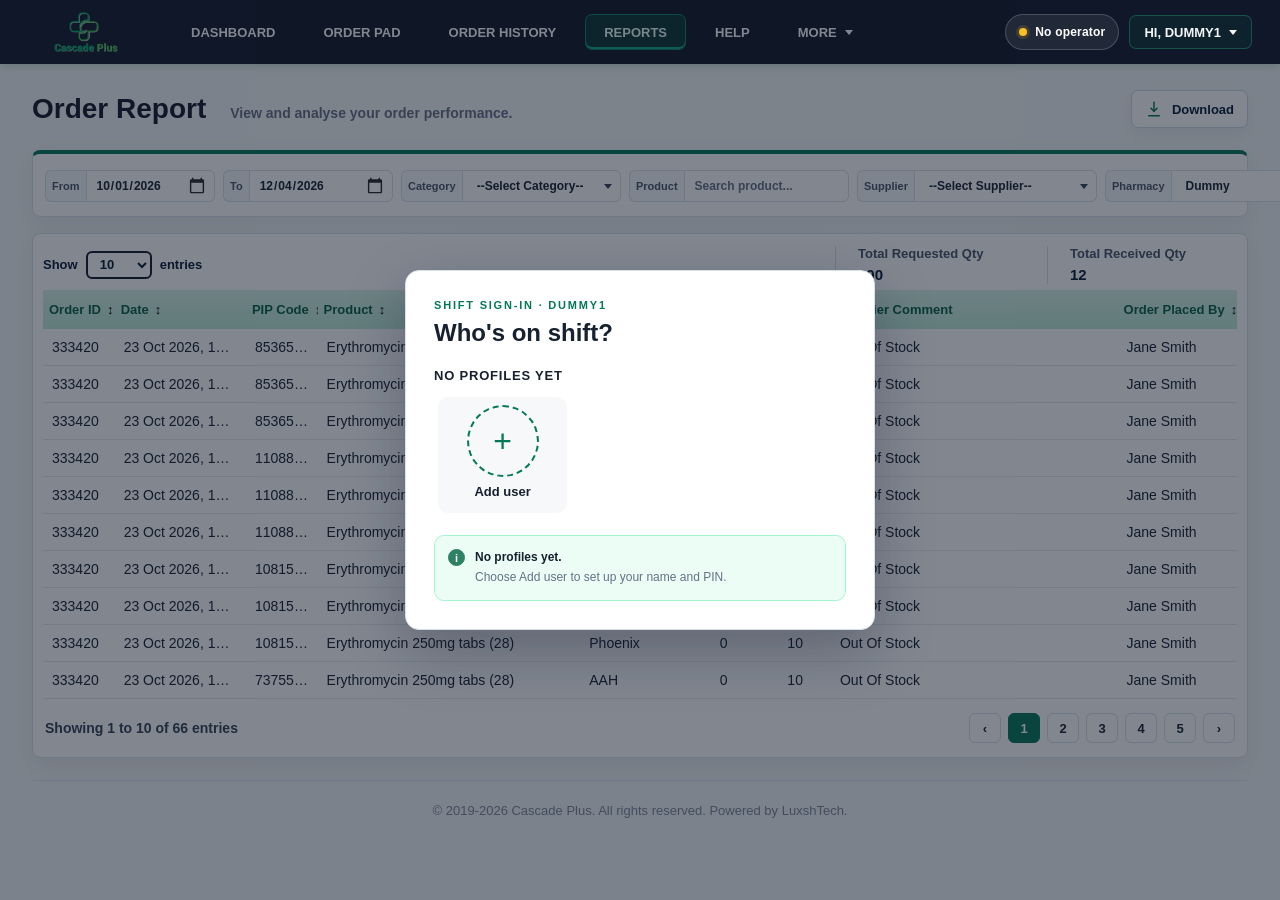
<file: Order_Report.html>
<!doctype html>
<html lang="en">

<head>
  <meta charset="utf-8" />
  <meta name="viewport" content="width=device-width, initial-scale=1" />
  <title>CASCADE Order Report</title>
  <style>
    :root {
      --green: #047857;
      --green-dark: #065f46;
      --green-soft: #ecfdf5;
      --ink: #17212f;
      --muted: #667085;
      --line: #d9e0e8;
      --soft: #f6f8fa;
      --app-bg: #f6f8f7;
      --panel: #ffffff;
      --shadow: 0 14px 34px rgba(23, 33, 47, 0.1);
      font-family: "Segoe UI", Arial, sans-serif;
    }

    * {
      box-sizing: border-box;
    }

    body {
      margin: 0;
      min-width: 320px;
      color: var(--ink);
      background: var(--app-bg);
      background-attachment: fixed;
      background-size: cover;
      background-position: center bottom;
    }

    button,
    input,
    select {
      font: inherit;
    }

    button {
      cursor: pointer;
    }

    .app-shell {
      min-height: 100vh;
    }

    .topbar {
      min-height: 64px;
      display: grid;
      grid-template-columns: auto minmax(0, 1fr) auto;
      align-items: center;
      gap: 22px;
      padding: 0 24px;
      color: #fff;
      background: #111827;
      box-shadow: 0 2px 8px rgba(6, 95, 70, 0.2);
    }

    .brand {
      display: inline-flex;
      align-items: center;
    }

    .brand-logo {
      width: auto;
      height: 48px;
      max-width: 124px;
      object-fit: contain;
    }

    .main-nav {
      display: flex;
      align-items: flex-end;
      gap: 8px;
      align-self: stretch;
      overflow: visible;
    }

    .main-nav a,
    .main-nav button,
    .profile-button {
      min-height: 44px;
      border: 0;
      border-radius: 8px 8px 0 0;
      padding: 0 16px;
      display: inline-flex;
      align-items: center;
      justify-content: center;
      color: #fff;
      background: transparent;
      font-size: 13px;
      font-weight: 700;
      text-decoration: none;
      text-transform: uppercase;
      text-align: center;
      white-space: nowrap;
    }

    .main-nav a.active,
    .main-nav a:hover,
    .main-nav button.active,
    .main-nav button:hover,
    .nav-more.active>.more-toggle,
    .nav-more:hover>.more-toggle,
    .nav-more:focus-within>.more-toggle {
      color: var(--green);
      background: #fff;
    }

    .main-nav a.active,
    .main-nav button.active,
    .nav-more.active {
      position: relative;
      margin-top: 12px;
    }

    .nav-more {
      position: relative;
      display: inline-flex;
      align-items: flex-end;
    }

    .more-toggle {
      gap: 8px;
    }

    .more-toggle::after,
    .select-wrap::after {
      content: "";
      width: 0;
      height: 0;
      border-left: 4px solid transparent;
      border-right: 4px solid transparent;
      border-top: 5px solid currentColor;
    }

    .more-menu {
      position: absolute;
      top: calc(100% - 1px);
      left: 0;
      z-index: 30;
      min-width: 178px;
      display: none;
      flex-direction: column;
      gap: 4px;
      padding: 8px;
      border-radius: 0 0 8px 8px;
      background: #fff;
      box-shadow: 0 16px 34px rgba(15, 23, 42, 0.2);
    }

    .nav-more:hover .more-menu,
    .nav-more:focus-within .more-menu {
      display: flex;
    }

    .main-nav .more-menu a {
      min-height: 38px;
      border-radius: 6px;
      margin-top: 0;
      padding: 0 12px;
      color: var(--ink);
      background: transparent;
    }

    .main-nav .more-menu a:hover,
    .main-nav .more-menu a:focus-visible {
      color: #fff;
      background: var(--green);
    }

    .profile-button {
      min-height: 36px;
      gap: 8px;
      border-radius: 999px;
      border: 1px solid rgba(255, 255, 255, 0.16);
      color: #fff;
      background: rgba(255, 255, 255, 0.12);
    }

    .profile-button::after {
      content: "";
      width: 8px;
      height: 8px;
      border-right: 1.5px solid currentColor;
      border-bottom: 1.5px solid currentColor;
      transform: translateY(-2px) rotate(45deg);
    }

    .account-menu {
      position: relative;
      justify-self: end;
    }

    .account-dropdown {
      position: absolute;
      top: calc(100% + 8px);
      right: 0;
      z-index: 60;
      width: min(232px, calc(100vw - 24px));
      display: none;
      flex-direction: column;
      padding: 8px 0;
      border-radius: 8px;
      color: rgba(255, 255, 255, 0.9);
      background: #0f1726;
      box-shadow: 0 12px 24px rgba(15, 23, 42, 0.28);
    }

    .account-menu.is-open .account-dropdown {
      display: flex;
    }

    .account-dropdown::before {
      content: "";
      position: absolute;
      top: -9px;
      right: 18px;
      width: 18px;
      height: 18px;
      border-radius: 3px 0 0 0;
      background: #0f1726;
      transform: rotate(45deg);
    }

    .account-menu-item {
      min-height: 50px;
      display: flex;
      align-items: center;
      gap: 16px;
      border: 0;
      padding: 0 16px;
      color: rgba(255, 255, 255, 0.86);
      background: transparent;
      font-size: 12px;
      font-weight: 600;
      letter-spacing: 1.8px;
      text-align: left;
      text-transform: uppercase;
    }

    .account-menu-item svg,
    .icon {
      display: block;
      fill: none;
      stroke: currentColor;
      stroke-linecap: round;
      stroke-linejoin: round;
    }

    .account-menu-item svg {
      width: 22px;
      height: 22px;
      stroke-width: 1.6;
    }

    .account-menu-separator {
      height: 1px;
      margin: 8px 0;
      background: rgba(255, 255, 255, 0.18);
    }

    .workspace {
      width: min(100%, 1760px);
      margin: 0 auto;
      padding: 26px 32px 44px;
    }

    .heading-row {
      display: flex;
      align-items: center;
      justify-content: space-between;
      gap: 20px;
      margin-bottom: 22px;
    }

    .page-heading {
      display: flex;
      align-items: baseline;
      gap: 24px;
    }

    .page-heading h1 {
      margin: 0;
      color: #111827;
      font-size: 28px;
      font-weight: 600;
      line-height: 1.15;
    }

    .page-heading p {
      margin: 0;
      color: var(--muted);
      font-size: 14px;
      font-weight: 600;
    }

    .download-menu {
      position: relative;
    }

    .download-toggle {
      min-height: 38px;
      display: inline-flex;
      align-items: center;
      gap: 9px;
      border: 1px solid var(--line);
      border-radius: 7px;
      padding: 0 13px;
      color: var(--ink);
      background: #fff;
      font-size: 13px;
      font-weight: 700;
      box-shadow: 0 4px 12px rgba(23, 33, 47, 0.05);
    }

    .download-toggle .icon {
      color: var(--green);
    }

    .filter-panel,
    .summary-panel,
    .table-panel {
      border: 1px solid var(--line);
      border-radius: 8px;
      background: #fff;
      box-shadow: var(--shadow);
    }

    .filter-panel {
      margin-bottom: 16px;
      padding: 14px 12px 12px;
    }

    .filter-grid {
      display: grid;
      grid-template-columns:
        minmax(170px, 0.8fr) minmax(170px, 0.8fr) minmax(220px, 1.1fr) minmax(220px, 1.1fr) minmax(240px, 1.2fr) minmax(260px, 1.3fr) auto;
      gap: 8px;
      align-items: center;
    }

    .field {
      min-width: 0;
      display: grid;
      grid-template-columns: max-content minmax(0, 1fr);
      gap: 0;
    }

    .field>span:first-child {
      min-height: 30px;
      display: inline-flex;
      align-items: center;
      border: 1px solid var(--line);
      border-right: 0;
      border-radius: 6px 0 0 6px;
      padding: 0 6px;
      color: #344054;
      background: #f8fafc;
      font-size: 11px;
      font-weight: 600;
      white-space: nowrap;
    }

    .control {
      min-height: 30px;
      border: 1px solid var(--line);
      border-radius: 0 6px 6px 0;
      display: grid;
      grid-template-columns: auto minmax(0, 1fr) auto;
      align-items: center;
      gap: 6px;
      padding: 0 8px;
      color: #344054;
      background: #fff;
      box-shadow: none;
      font-size: 12px;
      font-weight: 600;
    }

    .control input,
    .control select {
      width: 100%;
      min-width: 0;
      border: 0;
      outline: 0;
      color: var(--ink);
      background: transparent;
      font-weight: 600;
    }

    .control select {
      padding-left: 6px;
    }

    .control select option {
      padding: 7px 12px;
    }

    .control input::placeholder {
      color: #667085;
    }

    .select-wrap {
      grid-template-columns: minmax(0, 1fr) auto;
    }

    .date-wrap {
      grid-template-columns: minmax(0, 1fr);
      padding-right: 6px;
    }

    .select-wrap select {
      appearance: none;
    }

    .date-wrap input[type="date"] {
      min-height: 28px;
      cursor: pointer;
      color-scheme: light;
    }

    .date-wrap input[type="date"]::-webkit-calendar-picker-indicator {
      width: 18px;
      height: 18px;
      margin-left: 6px;
      cursor: pointer;
      opacity: 0.85;
    }

    .filter-panel .control .icon {
      display: none;
    }

    .icon {
      width: 18px;
      height: 18px;
      stroke-width: 2;
    }

    .filter-actions {
      display: flex;
      justify-content: flex-end;
      gap: 6px;
    }

    .soft-button,
    .green-button,
    .icon-button {
      width: 34px;
      min-width: 34px;
      height: 30px;
      min-height: 30px;
      border-radius: 6px;
      display: inline-flex;
      align-items: center;
      justify-content: center;
      padding: 0;
      font-weight: 700;
    }

    .soft-button,
    .icon-button {
      border: 1px solid var(--line);
      color: #344054;
      background: #fff;
    }

    .soft-button {
      color: var(--green-dark);
      background: var(--green-soft);
    }

    .green-button {
      border: 1px solid var(--green);
      color: #fff;
      background: linear-gradient(180deg, #06966f 0%, #047857 100%);
      box-shadow: 0 10px 20px rgba(4, 120, 87, 0.22);
    }

    .summary-panel {
      min-height: 88px;
      margin-bottom: 16px;
      padding: 18px 20px;
      display: grid;
      grid-template-columns: 1.5fr repeat(4, 1fr);
      align-items: center;
      background: linear-gradient(90deg, #f3fffb 0%, #ffffff 100%);
    }

    .summary-item {
      min-height: 52px;
      display: grid;
      grid-template-columns: auto minmax(0, 1fr);
      align-items: center;
      gap: 14px;
      padding: 0 24px;
      border-left: 1px solid var(--line);
    }

    .summary-item:first-child {
      border-left: 0;
      padding-left: 0;
    }

    .summary-icon {
      width: 44px;
      height: 44px;
      border-radius: 50%;
      display: inline-flex;
      align-items: center;
      justify-content: center;
      color: var(--green);
      background: #dff8ed;
    }

    .summary-item:first-child .summary-icon {
      border: 1px solid rgba(4, 120, 87, 0.22);
      background: #fff;
    }

    .summary-label {
      display: block;
      margin-bottom: 5px;
      color: var(--muted);
      font-size: 12px;
      font-weight: 700;
    }

    .summary-value {
      display: block;
      color: #111827;
      font-size: 14px;
      font-weight: 700;
      line-height: 1.25;
    }

    .summary-title {
      color: var(--green-dark);
      font-size: 20px;
    }

    .table-panel {
      padding: 8px 10px 10px;
      overflow: hidden;
    }

    .table-toolbar {
      min-height: 34px;
      display: flex;
      align-items: center;
      justify-content: space-between;
      gap: 10px;
      margin-bottom: 6px;
    }

    .toolbar-kpis {
      display: inline-flex;
      align-items: center;
      justify-content: flex-end;
      gap: 22px;
      margin-left: auto;
    }

    .toolbar-kpi {
      min-width: 190px;
      display: grid;
      gap: 4px;
      border-left: 1px solid var(--line);
      padding-left: 22px;
    }

    .toolbar-kpi-label {
      display: block;
      color: #475467;
      font-size: 13px;
      font-weight: 700;
      line-height: 1.2;
    }

    .toolbar-kpi-value {
      display: block;
      color: #061a33;
      font-size: 15px;
      font-weight: 800;
      line-height: 1.2;
      font-variant-numeric: tabular-nums;
    }

    .entries-control {
      display: inline-flex;
      align-items: center;
      gap: 8px;
      color: #061a33;
      font-size: 13px;
      font-weight: 600;
    }

    .entries-control select {
      min-width: 66px;
      min-height: 28px;
      border: 2px solid #111827;
      border-radius: 6px;
      padding: 0 8px;
      color: #061a33;
      background: #fff;
      font-weight: 600;
    }

    .icon-button {
      color: #667085;
    }

    .table-wrap {
      overflow-x: hidden;
    }

    table {
      width: 100%;
      border-collapse: collapse;
      min-width: 0;
      table-layout: fixed;
      font-size: 14px;
    }

    thead th {
      height: 38px;
      overflow: hidden;
      padding: 0 6px;
      color: var(--green-dark);
      background: linear-gradient(180deg, #d8f3e6 0%, #c3ead9 100%);
      font-size: 13px;
      font-weight: 700;
      text-align: left;
      text-overflow: ellipsis;
      white-space: nowrap;
    }

    tbody td {
      height: 36px;
      border-bottom: 1px solid #e7ecf2;
      overflow: hidden;
      padding: 0 9px;
      color: #17212f;
      font-weight: 500;
      text-overflow: ellipsis;
      white-space: nowrap;
    }

    tbody tr:hover {
      background: #f8fffc;
    }

    .table-panel table th:nth-child(6),
    .table-panel table td:nth-child(6),
    .table-panel table th:nth-child(7),
    .table-panel table td:nth-child(7) {
      text-align: center;
      font-variant-numeric: tabular-nums;
    }

    .table-panel table th:nth-child(1) { width: 6%; }
    .table-panel table th:nth-child(2) { width: 11%; }
    .table-panel table th:nth-child(3) { width: 6%; }
    .table-panel table th:nth-child(4) { width: 22%; }
    .table-panel table th:nth-child(5) { width: 9%; }
    .table-panel table th:nth-child(6) { width: 6%; }
    .table-panel table th:nth-child(7) { width: 6%; }
    .table-panel table th:nth-child(8) { width: 24%; }
    .table-panel table th:nth-child(9) { width: 10%; }

    .sort {
      display: inline-flex;
      align-items: center;
      gap: 6px;
    }

    .sort::after {
      content: "↕";
      color: #000;
      font-size: 13px;
    }

    .table-footer {
      min-height: 48px;
      display: flex;
      align-items: center;
      justify-content: space-between;
      gap: 18px;
      padding: 10px 2px 0;
      color: #344054;
      font-size: 14px;
      font-weight: 600;
    }

    .pagination {
      display: flex;
      align-items: center;
      gap: 7px;
    }

    .page-button {
      min-width: 32px;
      min-height: 30px;
      border: 1px solid var(--line);
      border-radius: 6px;
      color: #17212f;
      background: #fff;
      font-size: 13px;
      font-weight: 800;
    }

    .page-button.active {
      border-color: var(--green);
      color: #fff;
      background: var(--green);
      box-shadow: none;
    }

    .site-footer {
      margin-top: 22px;
      border-top: 1px solid rgba(217, 224, 232, 0.9);
      padding: 22px 0 2px;
      color: #7a879a;
      font-size: 13px;
      text-align: center;
    }

    @media (max-width: 1200px) {
      .filter-grid {
        grid-template-columns: repeat(3, minmax(190px, 1fr));
      }

      .summary-panel {
        grid-template-columns: repeat(2, minmax(0, 1fr));
        gap: 14px;
      }

      .summary-item {
        border-left: 0;
        padding: 0;
      }
    }

    @media (max-width: 760px) {
      .topbar {
        grid-template-columns: 1fr;
        padding: 12px 16px 0;
      }

      .main-nav {
        overflow-x: auto;
      }

      .workspace {
        padding: 22px 16px 34px;
      }

      .heading-row,
      .page-heading {
        align-items: flex-start;
        flex-direction: column;
        gap: 8px;
      }

      .filter-grid,
      .summary-panel {
        grid-template-columns: 1fr;
      }

      .filter-actions,
      .table-toolbar,
      .table-footer {
        align-items: stretch;
        flex-direction: column;
      }

      .filter-actions {
        justify-content: flex-start;
      }

      .toolbar-kpis {
        width: 100%;
        justify-content: flex-start;
        flex-wrap: wrap;
      }

      .toolbar-kpi {
        min-width: 0;
        border-left: 0;
        padding-left: 0;
      }
    }
    /* Report consistency refinements */
    .download-toggle {
      min-height: 38px;
      border: 1px solid #cfd8e3;
      border-radius: 7px;
      color: #061a33;
      background: #fff;
      box-shadow: 0 6px 16px rgba(23, 33, 47, 0.06);
    }

    .download-toggle:hover,
    .download-toggle:focus-visible {
      border-color: #10b981;
      color: var(--green);
      outline: 0;
    }

    .filter-panel {
      border-top: 4px solid var(--green);
      background: rgba(255, 255, 255, 0.96);
      box-shadow: 0 8px 22px rgba(23, 33, 47, 0.08);
    }

    .field>span:first-child,
    .field-label {
      color: #475467;
      background: #f8fafc;
      font-weight: 700;
    }

    .control {
      min-height: 32px;
    }

    .green-button {
      width: 38px;
      min-width: 38px;
      height: 36px;
      min-height: 36px;
      border-radius: 7px;
      background: linear-gradient(180deg, #06966f 0%, #047857 100%);
      box-shadow: 0 10px 20px rgba(4, 120, 87, 0.18);
    }

    .soft-button,
    .icon-button {
      width: 38px;
      min-width: 38px;
      height: 36px;
      min-height: 36px;
      border: 1px solid #b7dfd3;
      border-radius: 7px;
      color: var(--green);
      background: #fff;
    }

    .table-panel {
      padding: 12px 10px 10px;
      background: rgba(255, 255, 255, 0.97);
      box-shadow: 0 8px 22px rgba(23, 33, 47, 0.08);
    }

    thead th {
      height: 39px;
      background: linear-gradient(180deg, #d8f3e6 0%, #bdebd8 100%);
    }

    tbody td {
      height: 37px;
    }

    tbody tr:hover td,
    tbody tr:hover {
      background: #f6fffb;
    }

    .pagination button,
    .page-button {
      border-color: #d9e0e8;
      background: #fff;
    }
  </style>
  <link rel="stylesheet" href="navigation.css" />
</head>

<body>
  <div class="app-shell">
    <header class="topbar">
      <a class="brand" href="index.html" aria-label="CASCADE home">
        <img class="brand-logo" src="logo.png" alt="CASCADE Plus" />
      </a>
      <nav class="main-nav" aria-label="Primary">
        <a href="Dashboard.html">Dashboard</a>
        <a href="index.html">Order Pad</a>
        <a href="history.html">Order History</a>
        <a class="active" href="report.html" aria-current="page">Reports</a>
        <a href="help.html">Help</a>
        <div class="nav-more">
          <button class="more-toggle" type="button" aria-haspopup="true" aria-expanded="false">More</button>
          <div class="more-menu" role="menu">
            <a href="pending.html" role="menuitem">Pending Order</a>
            <a href="outofstock.html" role="menuitem">Out Of Stock</a>
            <a href="settings.html" role="menuitem">Settings</a>
          </div>
        </div>
      </nav>
      <div class="account-menu">
        <button class="profile-button" type="button" aria-haspopup="true" aria-expanded="false">HI, DUMMY1</button>
        <div class="account-dropdown" role="menu">
          <button class="account-menu-item" type="button" role="menuitem">
            <svg viewBox="0 0 24 24" aria-hidden="true">
              <path d="M3 11.5 12 4l9 7.5"></path>
              <path d="M5.5 10.5V20h13v-9.5"></path>
              <path d="M9.5 17h5"></path>
              <path d="M9 14h2"></path>
              <path d="M13 14h2"></path>
            </svg>
            Reset Password
          </button>
          <span class="account-menu-separator" aria-hidden="true"></span>
          <button class="account-menu-item" type="button" role="menuitem">
            <svg viewBox="0 0 24 24" aria-hidden="true">
              <circle cx="7.5" cy="16.5" r="3"></circle>
              <path d="m10 14 7.5-7.5"></path>
              <path d="m15.5 8.5 2 2"></path>
              <path d="m18 6 2 2"></path>
            </svg>
            Log Out
          </button>
        </div>
      </div>
    </header>

    <main class="workspace">
      <div class="heading-row">
        <section class="page-heading" aria-labelledby="reportTitle">
          <h1 id="reportTitle">Order Report</h1>
          <p>View and analyse your order performance.</p>
        </section>
        <div class="download-menu">
          <button class="download-toggle" type="button" aria-label="Download CSV">
            <svg class="icon" viewBox="0 0 24 24" aria-hidden="true">
              <path d="M12 3v12"></path>
              <path d="m8 11 4 4 4-4"></path>
              <path d="M5 21h14"></path>
            </svg>
            Download
          </button>
        </div>
      </div>

      <section class="filter-panel" aria-label="Report filters">
        <div class="filter-grid">
          <label class="field">
            <span>From</span>
            <span class="control date-wrap">
              <input type="date" value="2026-10-01" aria-label="From date" lang="en-GB" />
            </span>
          </label>

          <label class="field">
            <span>To</span>
            <span class="control date-wrap">
              <input type="date" aria-label="To date" lang="en-GB" />
            </span>
          </label>

          <label class="field">
            <span>Category</span>
            <span class="control select-wrap">
              <select aria-label="Category">
                <option>--Select Category--</option>
                <option>(Virtual)</option>
                <option>Appliances</option>
                <option>Bed pans, urinals, gloves, covers</option>
                <option>Borderline substances ACBS</option>
                <option>Branded</option>
                <option>Cat M drugs</option>
                <option>Category unknown</option>
                <option>Catheters</option>
                <option>Controlled drug</option>
                <option>Dressings</option>
                <option>Female contraceptives</option>
                <option>Food</option>
                <option>Fridge</option>
                <option>Generic</option>
                <option>Homeopathic</option>
                <option>Hypodermic</option>
                <option>Insulin product</option>
                <option>MGD (Virtual)</option>
                <option>NRT</option>
                <option>Parallel import</option>
                <option>Specials</option>
                <option>Stockings</option>
                <option>Surgical, bags, stoma, ostomy</option>
                <option>Tariff appliances</option>
                <option>Urine bags</option>
                <option>Zero discount</option>
              </select>
            </span>
          </label>

          <label class="field">
            <span>Product</span>
            <span class="control">
              <input type="search" placeholder="Search product..." aria-label="Product" />
              <svg class="icon" viewBox="0 0 24 24" aria-hidden="true">
                <circle cx="11" cy="11" r="7"></circle>
                <path d="m16.5 16.5 4 4"></path>
              </svg>
            </span>
          </label>

          <label class="field">
            <span>Supplier</span>
            <span class="control select-wrap">
              <select aria-label="Supplier">
                <option>--Select Supplier--</option>
                <option>AAH</option>
                <option>Alliance</option>
                <option>Phoenix</option>
                <option>Ethigen</option>
                <option>OTC Direct</option>
                <option>Trident</option>
                <option>B&amp;S Distribution</option>
                <option>Block</option>
                <option>Lexon</option>
              </select>
            </span>
          </label>

          <label class="field">
            <span>Pharmacy</span>
            <span class="control select-wrap">
              <select aria-label="Pharmacy">
                <option>Dummy</option>
              </select>
            </span>
          </label>

          <div class="filter-actions">
            <button class="green-button" type="button" aria-label="Search report" title="Search">
              <svg class="icon" viewBox="0 0 24 24" aria-hidden="true">
                <circle cx="11" cy="11" r="7"></circle>
                <path d="m16.5 16.5 4 4"></path>
              </svg>
            </button>
            <button class="soft-button" type="button" aria-label="Reset filters" title="Reset filters">
              <svg class="icon" viewBox="0 0 24 24" aria-hidden="true">
                <path d="M3 12a9 9 0 1 0 3-6.7"></path>
                <path d="M3 4v5h5"></path>
              </svg>
            </button>
          </div>
        </div>
      </section>

      <section class="table-panel" aria-label="Order report table">
        <div class="table-toolbar">
          <label class="entries-control">
            Show
            <select id="entriesPerPage" aria-label="Entries per page">
              <option>10</option>
              <option>25</option>
              <option>50</option>
              <option>100</option>
            </select>
            entries
          </label>
          <div class="toolbar-kpis" aria-label="Filtered quantity totals">
            <div class="toolbar-kpi">
              <span class="toolbar-kpi-label">Total Requested Qty</span>
              <strong class="toolbar-kpi-value" id="requestedQtyTotal">0</strong>
            </div>
            <div class="toolbar-kpi">
              <span class="toolbar-kpi-label">Total Received Qty</span>
              <strong class="toolbar-kpi-value" id="receivedQtyTotal">0</strong>
            </div>
          </div>
        </div>

        <div class="table-wrap">
          <table>
            <thead>
              <tr>
                <th><span class="sort">Order ID</span></th>
                <th><span class="sort">Date</span></th>
                <th><span class="sort">PIP Code</span></th>
                <th><span class="sort">Product</span></th>
                <th><span class="sort">Supplier Name</span></th>
                <th><span class="sort">Rec. Qty</span></th>
                <th><span class="sort">Req. Qty</span></th>
                <th>Supplier Comment</th>
                <th><span class="sort">Order Placed By</span></th>
              </tr>
            </thead>
            <tbody id="orderReportBody">
            </tbody>
          </table>
        </div>

        <div class="table-footer">
          <span id="reportEntries">Showing 0 to 0 of 0 entries</span>
          <nav class="pagination" id="reportPagination" aria-label="Pagination"></nav>
        </div>
      </section>
      <footer class="site-footer">© 2019-2026 Cascade Plus. All rights reserved. Powered by LuxshTech.</footer>
    </main>
  </div>

  <script src="account-menu.js"></script>
  <script src="orderhistory-data.js"></script>
  <script src="out-of-stock-orders.js"></script>
  <script>
    function openDatePicker(input) {
      if (typeof input.showPicker !== "function") return;
      try {
        input.showPicker();
      } catch (error) {
        input.focus();
      }
    }

    document.querySelectorAll('input[type="date"]').forEach((input) => {
      input.addEventListener("focus", () => openDatePicker(input));
      input.addEventListener("click", () => openDatePicker(input));
    });

    const reportOrders = window.CascadeOrders;
    const defaultReportFilters = {
      from: "2026-10-01",
      to: reportOrders.todayKey(),
      category: "--Select Category--",
      product: "",
      supplier: "--Select Supplier--"
    };
    const reportState = {
      page: 1,
      filteredRows: []
    };
    const body = document.querySelector("#orderReportBody");
    const filterInputs = {
      from: document.querySelector('input[aria-label="From date"]'),
      to: document.querySelector('input[aria-label="To date"]'),
      category: document.querySelector('select[aria-label="Category"]'),
      product: document.querySelector('input[aria-label="Product"]'),
      supplier: document.querySelector('select[aria-label="Supplier"]')
    };
    const entriesPerPage = document.querySelector("#entriesPerPage");
    const reportPagination = document.querySelector("#reportPagination");

    // One row per supplier response for every order, newest first, from the same orders as Order History.
    const reportRows = reportOrders.allOrders(Array.isArray(window.orderHistoryData) ? window.orderHistoryData : [])
      .flatMap((order) => order.products.flatMap((product) => {
        const responses = product.outcomes.length
          ? product.outcomes
          : [{ supplier: product.fulfilledBy, pip: product.pip, requestedQty: product.requestedQty, receivedQty: product.receivedQty, comment: "" }];
        return responses.map((response) => ({
          orderId: order.id,
          dateIso: order.dateIso,
          pip: response.pip || product.pip,
          product: product.description,
          supplier: response.supplier || "",
          receivedQty: Number(response.receivedQty) || 0,
          requestedQty: Number(response.requestedQty ?? product.requestedQty) || 0,
          comment: response.comment || "",
          orderPlacedBy: order.orderedBy || "Not Recorded"
        }));
      }));

    function escapeHtml(value) {
      return String(value ?? "").replace(/[&<>"']/g, (char) => ({
        "&": "&amp;",
        "<": "&lt;",
        ">": "&gt;",
        '"': "&quot;",
        "'": "&#39;"
      })[char]);
    }

    function formatNumber(value) {
      return value.toLocaleString("en-GB");
    }

    function formatReportDate(dateIso) {
      return new Intl.DateTimeFormat("en-GB", {
        day: "2-digit",
        month: "short",
        year: "numeric",
        hour: "2-digit",
        minute: "2-digit",
        hour12: false
      }).format(new Date(dateIso));
    }

    function reportCells(row) {
      return [
        row.orderId,
        formatReportDate(row.dateIso),
        row.pip,
        row.product,
        row.supplier,
        row.receivedQty,
        row.requestedQty,
        row.comment,
        row.orderPlacedBy
      ];
    }

    function renderQuantityTotals(rows) {
      document.querySelector("#requestedQtyTotal").textContent = formatNumber(rows.reduce((sum, row) => sum + row.requestedQty, 0));
      document.querySelector("#receivedQtyTotal").textContent = formatNumber(rows.reduce((sum, row) => sum + row.receivedQty, 0));
    }

    // Up to five page buttons around the current page.
    function renderReportPagination(pages) {
      const first = Math.max(1, Math.min(reportState.page - 2, pages - 4));
      const last = Math.min(pages, first + 4);
      const buttons = [
        `<button class="page-button" type="button" data-page="${reportState.page - 1}" aria-label="Previous" ${reportState.page === 1 ? "disabled" : ""}>‹</button>`
      ];
      for (let page = first; page <= last; page += 1) {
        buttons.push(`<button class="page-button${page === reportState.page ? " active" : ""}" type="button" data-page="${page}" ${page === reportState.page ? 'aria-current="page"' : ""}>${page}</button>`);
      }
      buttons.push(`<button class="page-button" type="button" data-page="${reportState.page + 1}" aria-label="Next" ${reportState.page === pages ? "disabled" : ""}>›</button>`);
      reportPagination.innerHTML = buttons.join("");
    }

    function renderReport() {
      const rows = reportState.filteredRows;
      const perPage = Number(entriesPerPage.value) || 10;
      const pages = Math.max(1, Math.ceil(rows.length / perPage));
      reportState.page = Math.min(Math.max(1, reportState.page), pages);
      const startIndex = (reportState.page - 1) * perPage;
      const pageRows = rows.slice(startIndex, startIndex + perPage);

      body.innerHTML = pageRows.length
        ? pageRows.map((row) => `<tr>${reportCells(row).map((cell) => `<td>${escapeHtml(cell)}</td>`).join("")}</tr>`).join("")
        : '<tr><td colspan="9">No order report lines match the selected filters.</td></tr>';
      document.querySelector("#reportEntries").textContent = rows.length
        ? `Showing ${formatNumber(startIndex + 1)} to ${formatNumber(startIndex + pageRows.length)} of ${formatNumber(rows.length)} entries`
        : "Showing 0 to 0 of 0 entries";
      renderQuantityTotals(rows);
      renderReportPagination(pages);
    }

    function applyReportFilters() {
      const from = filterInputs.from.value;
      const to = filterInputs.to.value;
      const product = filterInputs.product.value.trim().toLowerCase();
      const supplier = filterInputs.supplier.value;
      reportState.filteredRows = reportRows.filter((row) => {
        const day = row.dateIso.slice(0, 10);
        const matchesFrom = !from || day >= from;
        const matchesTo = !to || day <= to;
        const matchesProduct = !product || row.product.toLowerCase().includes(product) || row.pip.includes(product);
        const matchesSupplier = supplier === defaultReportFilters.supplier || row.supplier === supplier;
        return matchesFrom && matchesTo && matchesProduct && matchesSupplier;
      });
      reportState.page = 1;
      renderReport();
    }

    function resetReportFilters() {
      Object.entries(defaultReportFilters).forEach(([key, value]) => {
        filterInputs[key].value = value;
      });
      applyReportFilters();
    }

    // Exports every filtered row, not just the current page.
    function downloadCsv() {
      const headers = ["Order ID", "Date", "PIP Code", "Product", "Supplier Name", "Rec. Qty", "Req. Qty", "Supplier Comment", "Order Placed By"];
      const rows = [headers, ...reportState.filteredRows.map(reportCells)]
        .map((row) => row.map((cell) => `"${String(cell).replaceAll('"', '""')}"`).join(","));
      const url = URL.createObjectURL(new Blob([rows.join("\r\n")], { type: "text/csv;charset=utf-8" }));
      const link = Object.assign(document.createElement("a"), { href: url, download: "order-report.csv" });
      link.click();
      URL.revokeObjectURL(url);
    }

    document.querySelector(".download-toggle").addEventListener("click", downloadCsv);
    document.querySelector(".green-button").addEventListener("click", applyReportFilters);
    document.querySelector(".soft-button").addEventListener("click", resetReportFilters);
    entriesPerPage.addEventListener("change", () => {
      reportState.page = 1;
      renderReport();
    });
    reportPagination.addEventListener("click", (event) => {
      const button = event.target.closest("[data-page]");
      if (!button || button.disabled) return;
      reportState.page = Number(button.dataset.page);
      renderReport();
    });

    filterInputs.to.value = defaultReportFilters.to;
    applyReportFilters();
  </script>
</body>

</html>
</file>
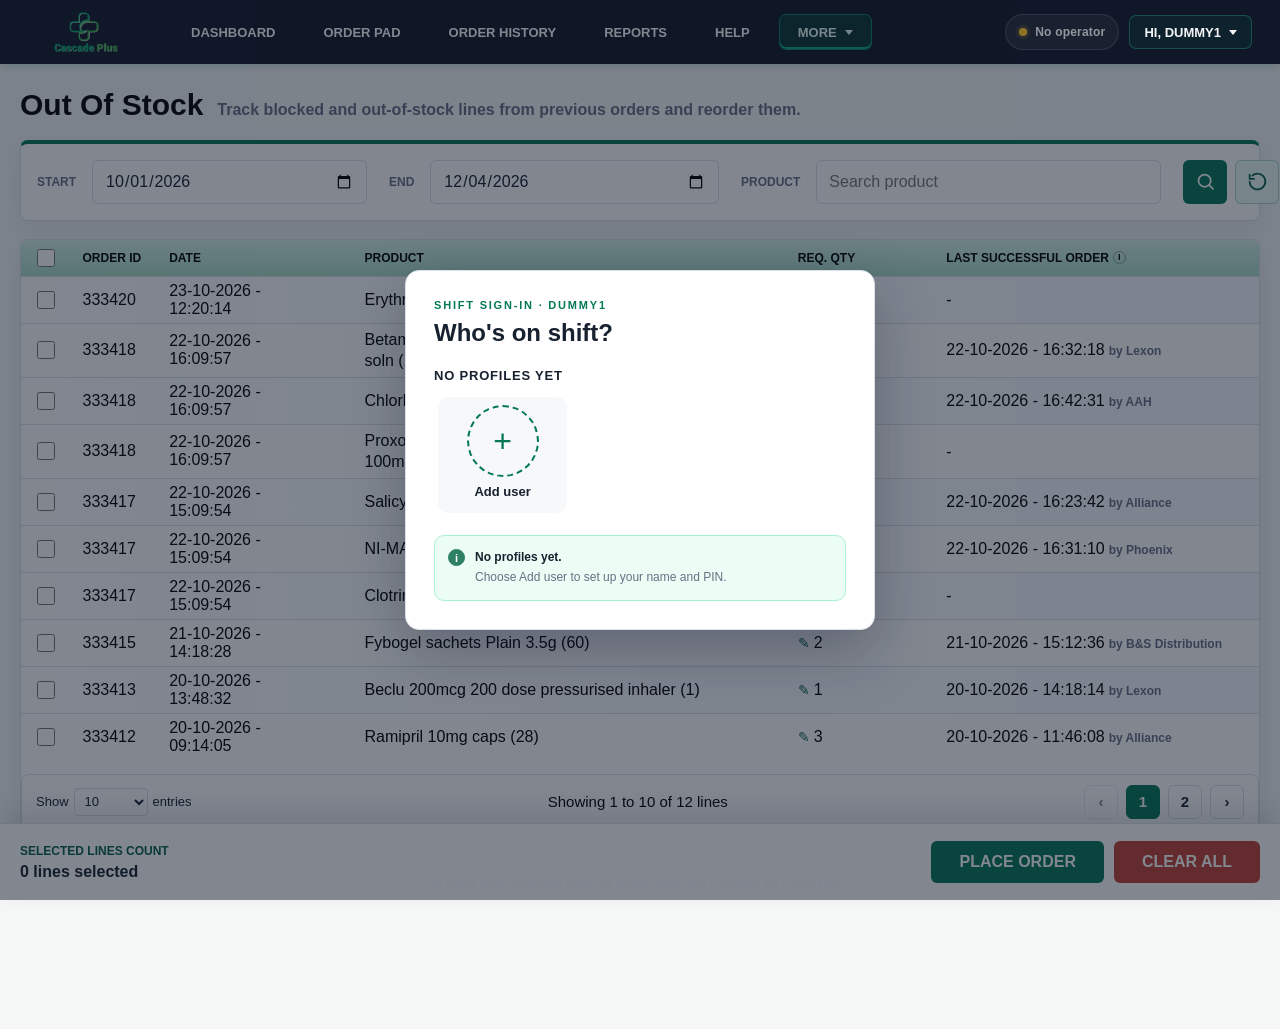
<file: outofstock.html>
<!doctype html>
<html lang="en">

<head>
  <meta charset="utf-8" />
  <meta name="viewport" content="width=device-width, initial-scale=1" />
  <title>CASCADE Out Of Stock</title>
  <style>
    :root {
      --green: #047857;
      --green-dark: #065f46;
      --green-soft: #ecfdf5;
      --table-header-gradient: linear-gradient(180deg, #d8f3e6 0%, #a9dfc6 100%);
      --row-alt-gradient: linear-gradient(90deg, #ffffff 0%, #f7fbff 100%);
      --row-active-gradient: linear-gradient(90deg, #f7fffb 0%, #e4faef 100%);
      --ink: #17212f;
      --muted: #667085;
      --line: #d9e0e8;
      --soft: #f6f8fa;
      --app-bg: #f6f8f7;
      --panel: #ffffff;
      --red: #c24132;
      --red-soft: #fff1f0;
      --shadow: 0 18px 44px rgba(23, 33, 47, 0.14);
      font-family: "Segoe UI", Arial, sans-serif;
    }

    * {
      box-sizing: border-box;
    }

    [hidden] {
      display: none !important;
    }

    body {
      margin: 0;
      min-width: 320px;
      color: #000;
      background: var(--app-bg);
      background-attachment: fixed;
      background-size: cover;
  background-position: center bottom;
    }

    button,
    input,
    select {
      font: inherit;
    }

    button {
      cursor: pointer;
    }

    button:disabled {
      cursor: not-allowed;
      opacity: 0.55;
    }

    .app-shell {
      min-height: 100vh;
      padding-bottom: 96px;
    }

    .topbar {
      min-height: 64px;
      display: grid;
      grid-template-columns: auto minmax(0, 1fr) auto;
      align-items: center;
      gap: 22px;
      padding: 0 24px;
      color: #fff;
      background: #111827;
      box-shadow: 0 2px 8px rgba(6, 95, 70, 0.2);
    }

    .brand {
      display: inline-flex;
      align-items: center;
    }

    .brand-logo {
      width: auto;
      height: 48px;
      max-width: 124px;
      object-fit: contain;
    }

    .main-nav {
      display: flex;
      align-items: flex-end;
      gap: 8px;
      align-self: stretch;
      overflow: visible;
    }

    .main-nav a,
    .main-nav button,
    .profile-button {
      min-height: 44px;
      border: 0;
      border-radius: 8px 8px 0 0;
      padding: 0 16px;
      display: inline-flex;
      align-items: center;
      justify-content: center;
      color: #fff;
      background: transparent;
      font-size: 13px;
      font-weight: 800;
      text-decoration: none;
      text-transform: uppercase;
      text-align: center;
      white-space: nowrap;
    }

    .main-nav a.active,
    .main-nav a:hover,
    .main-nav button.active,
    .main-nav button:hover,
    .nav-more.active>.more-toggle,
    .nav-more:hover>.more-toggle,
    .nav-more:focus-within>.more-toggle {
      color: var(--green);
      background: #fff;
    }

    .main-nav a.active,
    .main-nav button.active,
    .nav-more.active {
      position: relative;
      margin-top: 12px;
    }

    .nav-more {
      position: relative;
      display: inline-flex;
      align-items: flex-end;
    }

    .more-toggle {
      gap: 8px;
    }

    .more-toggle::after {
      content: "";
      width: 0;
      height: 0;
      border-left: 4px solid transparent;
      border-right: 4px solid transparent;
      border-top: 5px solid currentColor;
    }

    .more-menu {
      position: absolute;
      top: calc(100% - 1px);
      left: 0;
      z-index: 30;
      min-width: 178px;
      display: none;
      flex-direction: column;
      gap: 4px;
      padding: 8px;
      border-radius: 0 0 8px 8px;
      background: #fff;
      box-shadow: 0 16px 34px rgba(15, 23, 42, 0.2);
    }

    .nav-more:hover .more-menu,
    .nav-more:focus-within .more-menu {
      display: flex;
    }

    .main-nav .more-menu a {
      position: static;
      min-height: 38px;
      border-radius: 6px;
      margin-top: 0;
      padding: 0 12px;
      color: var(--ink);
      background: transparent;
    }

    .main-nav .more-menu a:hover,
    .main-nav .more-menu a:focus-visible,
    .main-nav .more-menu a.active {
      color: #fff;
      background: var(--green);
    }

    .profile-button {
      min-height: 36px;
      gap: 8px;
      border-radius: 999px;
      border: 1px solid rgba(255, 255, 255, 0.16);
      color: #fff;
      background: rgba(255, 255, 255, 0.08);
    }

    .profile-button::after {
      content: "";
      width: 8px;
      height: 8px;
      border-right: 1.5px solid currentColor;
      border-bottom: 1.5px solid currentColor;
      transform: translateY(-2px) rotate(45deg);
    }

    .account-menu {
      position: relative;
      justify-self: end;
    }

    .account-dropdown {
      position: absolute;
      top: calc(100% + 8px);
      right: 0;
      z-index: 60;
      width: min(232px, calc(100vw - 24px));
      display: none;
      flex-direction: column;
      padding: 8px 0;
      border-radius: 8px;
      color: rgba(255, 255, 255, 0.9);
      background: #0f1726;
      box-shadow: 0 12px 24px rgba(15, 23, 42, 0.28);
    }

    .account-menu.is-open .account-dropdown {
      display: flex;
    }

    .account-dropdown::before {
      content: "";
      position: absolute;
      top: -9px;
      right: 18px;
      width: 18px;
      height: 18px;
      background: #0f1726;
      border-radius: 3px 0 0 0;
      transform: rotate(45deg);
    }

    .account-menu-item {
      min-height: 50px;
      display: flex;
      align-items: center;
      gap: 16px;
      border: 0;
      padding: 0 16px;
      color: rgba(255, 255, 255, 0.86);
      background: transparent;
      font-size: 12px;
      font-weight: 700;
      letter-spacing: 1.8px;
      text-align: left;
      text-transform: uppercase;
    }

    .account-menu-item:hover,
    .account-menu-item:focus-visible {
      color: #fff;
      background: rgba(255, 255, 255, 0.06);
      outline: 0;
    }

    .account-menu-item svg {
      width: 22px;
      height: 22px;
      flex: 0 0 auto;
      stroke: currentColor;
      stroke-width: 1.6;
      stroke-linecap: round;
      stroke-linejoin: round;
      fill: none;
    }

    .account-menu-separator {
      height: 1px;
      margin: 8px 0;
      background: rgba(255, 255, 255, 0.18);
    }

    .workspace {
      max-width: 1420px;
      margin: 0 auto;
      padding: 24px 20px 40px;
    }

    .site-footer {
      margin-top: 22px;
      border-top: 1px solid rgba(217, 224, 232, 0.9);
      padding: 22px 0 2px;
      color: #7a879a;
      font-size: 13px;
      text-align: center;
    }

    .page-heading {
      display: flex;
      justify-content: space-between;
      align-items: center;
      gap: 18px;
      margin-bottom: 18px;
    }

    .heading-copy {
      display: flex;
      align-items: baseline;
      gap: 14px;
      flex-wrap: wrap;
    }

    h1,
    h2,
    p {
      margin-top: 0;
    }

    h1 {
      margin-bottom: 0;
      font-size: 30px;
      line-height: 1.12;
    }

    h2 {
      margin-bottom: 0;
      font-size: 18px;
      line-height: 1.25;
    }

    .eyebrow {
      margin: 0 0 5px;
      color: var(--green);
      font-size: 12px;
      font-weight: 900;
      text-transform: uppercase;
    }

    .subheading {
      margin: 0;
      color: var(--muted);
      font-weight: 600;
    }

    .toolbar,
    .orders-table-shell {
      border: 1px solid var(--line);
      border-radius: 8px;
      background: var(--panel);
      box-shadow: 0 8px 22px rgba(23, 33, 47, 0.07);
    }

    .toolbar {
      display: grid;
      grid-template-columns: minmax(330px, 1fr) minmax(330px, 1fr) minmax(420px, 1.15fr) auto;
      gap: 22px;
      align-items: end;
      margin-bottom: 18px;
      padding: 16px;
      border-top: 4px solid var(--green);
    }

    .toolbar-actions {
      display: flex;
      gap: 8px;
      align-items: center;
    }

    label {
      display: grid;
      gap: 6px;
    }

    .toolbar label {
      grid-template-columns: auto minmax(0, 1fr);
      align-items: center;
      gap: 16px;
    }

    label span,
    .meta-label {
      color: var(--muted);
      font-size: 12px;
      font-weight: 800;
      text-transform: uppercase;
    }

    input,
    select {
      width: 100%;
      min-height: 44px;
      border: 1px solid var(--line);
      border-radius: 6px;
      padding: 0 12px;
      color: var(--ink);
      background: #fff;
      outline: none;
    }

    input:focus,
    select:focus {
      border-color: rgba(4, 120, 87, 0.65);
      box-shadow: 0 0 0 3px rgba(4, 120, 87, 0.12);
    }

    input[type="date"] {
      cursor: pointer;
    }

    .toolbar input,
    .toolbar select {
      min-height: 44px;
    }

    .icon-button {
      width: 44px;
      height: 44px;
      display: grid;
      place-items: center;
      border: 0;
      border-radius: 6px;
      color: #fff;
      background: var(--green);
      font-size: 18px;
      font-weight: 900;
    }

    .icon-button.reset {
      color: var(--green-dark);
      border: 1px solid rgba(4, 120, 87, 0.28);
      background: var(--green-soft);
      font-size: 0;
    }

    .icon-button svg {
      width: 21px;
      height: 21px;
      fill: none;
      stroke: currentColor;
      stroke-width: 2;
      stroke-linecap: round;
      stroke-linejoin: round;
    }

    .orders-table-shell {
      overflow-x: auto;
    }

    .stock-table {
      width: 100%;
      min-width: 1220px;
      border-collapse: collapse;
      table-layout: fixed;
    }

    .stock-table th,
    .stock-table td {
      border-bottom: 1px solid var(--line);
      text-align: left;
      vertical-align: middle;
    }

    .stock-table th {
      padding: 9px 12px;
      color: #000;
      background: var(--table-header-gradient);
      font-size: 12px;
      font-weight: 900;
      text-transform: uppercase;
      white-space: nowrap;
    }

    .stock-table tbody tr {
      height: 40px;
      background: #fff;
    }

    .stock-table tbody tr:nth-child(odd) {
      background: var(--row-alt-gradient);
    }

    .stock-table td {
      padding: 5px 12px;
    }

    .stock-table th:nth-child(5) {
      padding-left: 12px;
      text-align: left;
    }

    .stock-table td:nth-child(5) {
      text-align: left;
    }

    .stock-table th:nth-child(2) {
      width: 7%;
    }

    .stock-table th:nth-child(3) {
      width: 14%;
    }

    .stock-table th:nth-child(4) {
      width: 35%;
    }

    .stock-table th:nth-child(5) {
      width: 12%;
    }

    .stock-table th:nth-child(6) {
      width: 28%;
    }

    .stock-table th:nth-child(n+4),
    .stock-table td:nth-child(n+4) {
      padding-left: 34px;
    }

    .stock-table tbody tr:hover,
    .stock-table tbody tr.selected {
      background: var(--row-active-gradient);
    }

    .stock-table tbody tr:last-child td {
      border-bottom: 0;
    }

    .action-header,
    .selection-cell {
      display: flex;
      align-items: center;
      justify-content: center;
    }

    .stock-table th:first-child,
    .stock-table td:first-child {
      width: 4%;
      padding-right: 8px;
      padding-left: 8px;
    }

    .row-select,
    .select-all {
      width: 18px;
      height: 18px;
      min-height: 18px;
      margin: 0;
      padding: 0;
      accent-color: var(--green);
    }

    .edit-icon-button {
      display: inline-grid;
      place-items: center;
      padding: 0;
      border: 0;
      color: var(--green-dark);
      background: transparent;
      font-size: 14px;
      font-weight: 500;
      line-height: 1;
      cursor: pointer;
    }

    .quantity-display {
      display: inline-flex;
      align-items: center;
      justify-content: flex-start;
      gap: 4px;
    }

    .quantity-display .edit-icon-button {
      margin-left: 0;
    }

    .inline-quantity-editor {
      display: inline-flex;
      align-items: center;
      justify-content: flex-start;
      gap: 6px;
    }

    .quantity-value {
      display: inline-block;
      flex: 0 0 auto;
      width: auto;
      text-align: center;
    }

    .inline-quantity-editor button {
      width: 30px;
      height: 28px;
      display: grid;
      place-items: center;
      border: 1px solid var(--line);
      border-radius: 6px;
      color: var(--ink);
      background: #fff;
      font-size: 18px;
      font-weight: 800;
      line-height: 1;
    }

    .inline-quantity-editor input {
      width: 60px;
      min-height: 28px;
      padding: 0;
      border: 1px solid var(--line);
      border-radius: 6px;
      text-align: center;
      font-weight: 800;
    }

    .inline-quantity-editor input[type="number"] {
      -moz-appearance: textfield;
    }

    .inline-quantity-editor input[type="number"]::-webkit-inner-spin-button,
    .inline-quantity-editor input[type="number"]::-webkit-outer-spin-button {
      margin: 0;
      -webkit-appearance: none;
    }

    .inline-quantity-editor .quantity-save,
    .inline-quantity-editor .quantity-cancel {
      border: 0;
      color: #fff;
      font-size: 16px;
    }

    .inline-quantity-editor .quantity-save {
      background: var(--green);
    }

    .inline-quantity-editor .quantity-cancel {
      background: var(--red);
    }

    .table-strong {
      font-weight: 900;
    }

    .product-name {
      min-width: 300px;
      line-height: 1.35;
    }

    .last-successful-order {
      min-width: 205px;
      line-height: 1.35;
    }

    .last-successful-order time,
    .last-successful-order span {
      display: inline;
    }

    .last-successful-order span {
      margin-left: 4px;
      color: var(--muted);
      font-size: 12px;
      font-weight: 700;
    }

    .last-successful-order-header {
      display: inline-flex;
      align-items: center;
      gap: 4px;
    }

    .info-icon {
      position: relative;
      display: inline-grid;
      place-items: center;
      width: 13px;
      height: 13px;
      border: 1px solid rgba(85, 99, 121, 0.55);
      border-radius: 50%;
      color: #000;
      font-size: 9px;
      font-weight: 900;
      line-height: 1;
      cursor: help;
    }

    .info-icon:hover,
    .info-icon:focus-visible {
      color: #000;
      border-color: #000;
      background: var(--green-soft);
    }

    .info-tooltip {
      position: absolute;
      top: calc(100% + 8px);
      right: -8px;
      z-index: 20;
      width: 250px;
      display: none;
      border-radius: 6px;
      padding: 8px 10px;
      color: #fff;
      background: #111827;
      box-shadow: var(--shadow);
      font-size: 12px;
      font-weight: 600;
      line-height: 1.4;
      text-align: left;
      text-transform: none;
      white-space: normal;
    }

    .info-icon:hover .info-tooltip,
    .info-icon:focus-visible .info-tooltip {
      display: block;
    }

    .status-pill {
      min-height: 30px;
      display: inline-flex;
      align-items: center;
      border-radius: 999px;
      padding: 0 11px;
      color: var(--green-dark);
      background: var(--green-soft);
      font-size: 12px;
      font-weight: 900;
    }

    .table-footer {
      display: flex;
      justify-content: space-between;
      align-items: center;
      gap: 16px;
      margin-top: 14px;
      border: 1px solid var(--line);
      border-radius: 8px;
      padding: 10px 14px;
      background: #fff;
      font-size: 15px;
    }

    .entries-control {
      display: inline-flex;
      align-items: center;
      gap: 5px;
      color: var(--ink);
      font-size: 13px;
      font-weight: 500;
      white-space: nowrap;
    }

    .entries-control span {
      color: var(--ink);
      font-size: 13px;
      font-weight: 500;
      text-transform: none;
    }

    .entries-control select {
      width: auto;
      min-height: 28px;
      border: 1px solid var(--line);
      border-radius: 4px;
      padding: 0 24px 0 6px;
      color: var(--ink);
      background: #fff;
      font-size: 13px;
    }

    .pagination {
      display: inline-flex;
      align-items: center;
      gap: 8px;
    }

    .pagination button {
      min-width: 34px;
      min-height: 34px;
      border: 1px solid var(--line);
      border-radius: 6px;
      color: var(--ink);
      background: #fff;
      font-weight: 900;
    }

    .pagination button.active {
      border-color: var(--green);
      color: #fff;
      background: var(--green);
    }

    .primary-action,
    .danger-action {
      min-height: 42px;
      border: 0;
      border-radius: 6px;
      padding: 0 28px;
      color: #fff;
      font-weight: 900;
      text-transform: uppercase;
      white-space: nowrap;
    }

    .primary-action {
      background: var(--green);
    }

    .danger-action {
      background: var(--red);
    }

    .bottom-bar {
      position: fixed;
      z-index: 40;
      left: 0;
      right: 0;
      bottom: 0;
      border-top: 1px solid var(--line);
      background: rgba(255, 255, 255, 0.96);
      box-shadow: 0 -10px 28px rgba(23, 33, 47, 0.12);
    }

    .bottom-bar-inner {
      max-width: 1420px;
      min-height: 76px;
      margin: 0 auto;
      padding: 12px 20px;
      display: flex;
      align-items: center;
      justify-content: space-between;
      gap: 10px;
    }

    .footer-selected-count {
      display: grid;
      gap: 5px;
      color: var(--green-dark);
      font-size: 12px;
      font-weight: 900;
      text-transform: uppercase;
    }

    .footer-selected-count strong {
      color: var(--ink);
      font-size: 16px;
      text-transform: none;
    }

    .bottom-actions {
      display: flex;
      align-items: center;
      justify-content: flex-end;
      gap: 10px;
    }

    .empty-state {
      border: 1px dashed var(--line);
      border-radius: 8px;
      padding: 34px;
      text-align: center;
      background: #fff;
    }

    .toast-region {
      position: fixed;
      z-index: 90;
      top: 18px;
      right: 18px;
      display: grid;
      gap: 10px;
    }

    .toast {
      width: min(360px, calc(100vw - 36px));
      border-left: 4px solid var(--green);
      border-radius: 8px;
      padding: 14px 16px;
      background: #fff;
      box-shadow: var(--shadow);
      font-weight: 800;
      transition: opacity 180ms ease, transform 180ms ease;
    }

    dialog {
      border: 0;
      padding: 0;
      background: transparent;
    }

    dialog::backdrop {
      background: rgba(17, 24, 39, 0.48);
    }

    .modal-panel {
      width: min(440px, calc(100vw - 32px));
      overflow: hidden;
      border: 1px solid var(--line);
      border-radius: 8px;
      background: #fff;
      box-shadow: var(--shadow);
    }

    .modal-panel.small {
      width: min(440px, calc(100vw - 32px));
    }

    .modal-header,
    .modal-body,
    .modal-footer {
      padding: 18px 22px;
    }

    .modal-header {
      display: flex;
      justify-content: space-between;
      gap: 16px;
      border-bottom: 1px solid var(--line);
    }

    .modal-body {
      display: grid;
      gap: 12px;
      background: #f8fafc;
      text-align: center;
    }

    .modal-footer {
      display: flex;
      justify-content: center;
      gap: 10px;
      border-top: 1px solid var(--line);
    }

    .warning-icon {
      width: 70px;
      height: 70px;
      display: grid;
      place-items: center;
      margin: 0 auto 12px;
      border: 3px solid #ffb982;
      border-radius: 999px;
      color: #ff9d57;
      font-size: 42px;
      font-weight: 300;
      line-height: 1;
    }

    .secondary-action {
      min-height: 42px;
      border: 1px solid var(--line);
      border-radius: 6px;
      padding: 0 28px;
      color: var(--ink);
      background: #fff;
      font-weight: 900;
      text-transform: uppercase;
    }

    .icon-close {
      width: 36px;
      height: 36px;
      flex: 0 0 auto;
      border: 1px solid var(--line);
      border-radius: 999px;
      color: var(--muted);
      background: #fff;
      font-size: 24px;
      line-height: 1;
    }

    .detail-card {
      display: grid;
      gap: 4px;
      min-height: 62px;
      border: 1px solid var(--line);
      border-radius: 8px;
      padding: 10px;
      background: #fff;
    }

    .detail-card.product {
      border-color: rgba(4, 120, 87, 0.18);
      background: #fbfefd;
    }

    .quantity-stepper {
      display: grid;
      grid-template-columns: 44px minmax(64px, 1fr) 44px;
      overflow: hidden;
      border: 1px solid var(--line);
      border-radius: 8px;
      background: #fff;
    }

    .quantity-stepper button {
      min-height: 46px;
      border: 0;
      color: var(--green-dark);
      background: var(--green-soft);
      font-size: 20px;
      font-weight: 900;
    }

    .quantity-stepper input {
      min-height: 46px;
      border: 0;
      border-radius: 0;
      text-align: center;
      font-weight: 900;
    }

    @media (max-width: 860px) {
      .topbar {
        grid-template-columns: 1fr;
        padding: 14px;
      }

      .main-nav {
        align-items: center;
        flex-wrap: wrap;
      }

      .main-nav a,
      .main-nav button {
        min-height: 36px;
        border-radius: 8px;
      }

      .main-nav a.active,
      .main-nav button.active,
      .nav-more.active {
        margin-top: 0;
      }

      .page-heading {
        align-items: stretch;
        flex-direction: column;
      }

      .table-footer {
        align-items: stretch;
        flex-direction: column;
      }

      .toolbar,
      .toolbar-actions,
      .bottom-bar-inner {
        align-items: stretch;
        flex-direction: column;
      }

      .toolbar {
        grid-template-columns: 1fr;
      }

      .toolbar label {
        grid-template-columns: 1fr;
        gap: 6px;
      }

      .bottom-actions {
        justify-content: stretch;
      }
    }
  </style>
  <link rel="stylesheet" href="navigation.css" />
</head>

<body>
  <div class="app-shell">
    <header class="topbar">
      <a class="brand" href="index.html" aria-label="CASCADE home">
        <img class="brand-logo" src="logo.png" alt="CASCADE Plus" />
      </a>
      <nav class="main-nav" aria-label="Primary">
        <a href="Dashboard.html">Dashboard</a>
        <a href="index.html">Order Pad</a>
        <a href="history.html">Order History</a>
        <a href="report.html">Reports</a>
        <a href="help.html">Help</a>
        <div class="nav-more active">
          <button class="more-toggle" type="button" aria-haspopup="true" aria-expanded="false">More</button>
          <div class="more-menu" role="menu">
            <a href="pending.html" role="menuitem">Pending Order</a>
            <a class="active" href="outofstock.html" role="menuitem">Out Of Stock</a>
            <a href="settings.html" role="menuitem">Settings</a>
          </div>
        </div>
      </nav>
      <div class="account-menu">
        <button class="profile-button" type="button" aria-haspopup="true" aria-expanded="false">HI, DUMMY1</button>
        <div class="account-dropdown" role="menu">
          <button class="account-menu-item" type="button" role="menuitem">
            <svg viewBox="0 0 24 24" aria-hidden="true">
              <path d="M3 11.5 12 4l9 7.5"></path>
              <path d="M5.5 10.5V20h13v-9.5"></path>
              <path d="M9.5 17h5"></path>
              <path d="M9 14h2"></path>
              <path d="M13 14h2"></path>
            </svg>
            Reset Password
          </button>
          <span class="account-menu-separator" aria-hidden="true"></span>
          <button class="account-menu-item" type="button" role="menuitem">
            <svg viewBox="0 0 24 24" aria-hidden="true">
              <circle cx="7.5" cy="16.5" r="3"></circle>
              <path d="m10 14 7.5-7.5"></path>
              <path d="m15.5 8.5 2 2"></path>
              <path d="m18 6 2 2"></path>
            </svg>
            Log Out
          </button>
        </div>
      </div>
    </header>

    <main class="workspace">
      <section class="page-heading" aria-labelledby="pageTitle">
        <div class="heading-copy">
          <h1 id="pageTitle">Out Of Stock</h1>
          <p class="subheading">Track blocked and out-of-stock lines from previous orders and reorder them.</p>
        </div>
      </section>

      <section class="toolbar" aria-label="Filter out of stock lines">
        <label>
          <span>Start</span>
          <input id="startDate" type="date" value="2026-10-01" lang="en-GB" />
        </label>
        <label>
          <span>End</span>
          <input id="endDate" type="date" lang="en-GB" />
        </label>
        <label>
          <span>Product</span>
          <input id="productFilter" type="search" placeholder="Search product" autocomplete="off" />
        </label>
        <div class="toolbar-actions">
          <button class="icon-button" id="searchButton" type="button" aria-label="Search" title="Search">
            <svg viewBox="0 0 24 24" aria-hidden="true">
              <circle cx="11" cy="11" r="7"></circle>
              <path d="m16.5 16.5 4 4"></path>
            </svg>
          </button>
          <button class="icon-button reset" id="resetFilters" type="button" aria-label="Reset filters"
            title="Reset filters">
            <svg viewBox="0 0 24 24" aria-hidden="true">
              <path d="M3 12a9 9 0 1 0 3-6.7"></path>
              <path d="M3 4v5h5"></path>
            </svg>
          </button>
        </div>
      </section>

      <section class="orders-table-shell" id="stockGrid" aria-label="Out of stock line list"></section>
      <section class="empty-state" id="emptyState" hidden>
        <h2>No out of stock lines found</h2>
        <p>Adjust the filter to see more lines.</p>
      </section>
      <footer class="site-footer">© 2019-2026 Cascade Plus. All rights reserved. Powered by LuxshTech.</footer>
    </main>
  </div>

  <section class="bottom-bar" aria-label="Out of stock actions">
    <div class="bottom-bar-inner">
      <div class="footer-selected-count" aria-live="polite">
        <span>Selected Lines Count</span>
        <strong id="selectedLinesCount">0 lines selected</strong>
      </div>
      <div class="bottom-actions">
        <button class="primary-action" id="placeOrder" type="button">Place Order</button>
        <button class="danger-action" id="clearAll" type="button">Clear All</button>
      </div>
    </div>
  </section>

  <dialog id="quantityDialog">
    <section class="modal-panel small" aria-labelledby="quantityTitle">
      <header class="modal-header">
        <div>
          <p class="eyebrow">Edit Quantity</p>
          <h2 id="quantityTitle">Update Required Quantity</h2>
        </div>
        <button class="icon-close" type="button" data-close-quantity aria-label="Close">&times;</button>
      </header>
      <div class="modal-body">
        <div class="detail-card product">
          <span class="meta-label">Product</span>
          <strong id="quantityProduct">Product</strong>
        </div>
        <label>
          <span>Quantity</span>
          <div class="quantity-stepper">
            <button id="decreaseQuantity" type="button" aria-label="Decrease quantity">-</button>
            <input id="quantityInput" type="number" min="1" value="1" />
            <button id="increaseQuantity" type="button" aria-label="Increase quantity">+</button>
          </div>
        </label>
      </div>
      <footer class="modal-footer">
        <button class="secondary-action" type="button" data-close-quantity>Cancel</button>
        <button class="primary-action" id="saveQuantity" type="button">Save</button>
      </footer>
    </section>
  </dialog>

  <dialog id="clearAllDialog">
    <section class="modal-panel" aria-labelledby="clearAllTitle">
      <header class="modal-header">
        <div>
          <p class="eyebrow">Clear Out Of Stock</p>
          <h2 id="clearAllTitle">Are you sure?</h2>
        </div>
      </header>
      <div class="modal-body">
        <div class="warning-icon" aria-hidden="true">!</div>
        <p class="subheading">This will clear all items from the Out Of Stock screen.</p>
      </div>
      <footer class="modal-footer">
        <button class="secondary-action" data-close-clear-all type="button">No</button>
        <button class="danger-action" id="confirmClearAll" type="button">Yes</button>
      </footer>
    </section>
  </dialog>

  <div class="toast-region" id="toastRegion" aria-live="polite"></div>

  <script src="account-menu.js"></script>
  <script src="orderhistory-data.js"></script>
  <script src="out-of-stock-orders.js"></script>
  <script>
    const orders = window.CascadeOrders;
    let stockLines = [];

    const state = {
      selectedIds: [],
      activeLineId: null,
      editQuantity: null,
      savedQuantities: new Map(),
      placingOrder: false,
      currentPage: 1,
      pageSize: 10
    };
    const defaultFilters = {
      startDate: "2026-10-01",
      endDate: orders.todayKey(),
      product: ""
    };

    // Rebuilt from live order history on every load, so Last Successful Order is always current.
    function loadStockLines() {
      stockLines = orders.outOfStockEntries().map((entry) => ({
        lineId: entry.entryId,
        orderId: entry.orderId,
        date: orders.formatOutOfStockDate(entry.dateIso),
        pip: entry.pip,
        product: entry.product,
        requested: state.savedQuantities.has(entry.entryId) ? state.savedQuantities.get(entry.entryId) : entry.requested,
        lastSuccessfulOrder: entry.lastSuccessfulOrder
          ? { date: orders.formatOutOfStockDate(entry.lastSuccessfulOrder.dateIso), supplier: entry.lastSuccessfulOrder.supplier }
          : null
      }));
    }

    const els = {
      stockGrid: document.querySelector("#stockGrid"),
      emptyState: document.querySelector("#emptyState"),
      startDate: document.querySelector("#startDate"),
      endDate: document.querySelector("#endDate"),
      productFilter: document.querySelector("#productFilter"),
      selectedLinesCount: document.querySelector("#selectedLinesCount"),
      placeOrder: document.querySelector("#placeOrder"),
      quantityDialog: document.querySelector("#quantityDialog"),
      quantityProduct: document.querySelector("#quantityProduct"),
      quantityInput: document.querySelector("#quantityInput"),
      clearAllDialog: document.querySelector("#clearAllDialog"),
      confirmClearAll: document.querySelector("#confirmClearAll"),
      toastRegion: document.querySelector("#toastRegion")
    };

    function escapeHtml(value) {
      return String(value).replace(/[&<>"']/g, (char) => ({
        "&": "&amp;",
        "<": "&lt;",
        ">": "&gt;",
        '"': "&quot;",
        "'": "&#039;"
      })[char]);
    }

    function visibleLines() {
      const startDate = parseDateInput(els.startDate.value);
      const endDate = parseDateInput(els.endDate.value);
      const productQuery = els.productFilter.value.trim().toLowerCase();
      // Lines are already one entry per product (see CascadeOrders.outOfStockEntries).
      return stockLines.filter((line) => {
        const lineDate = parseStockLineDate(line.date);
        const startPasses = !startDate || !lineDate || lineDate >= startDate;
        const endPasses = !endDate || !lineDate || lineDate <= endDate;
        const productPasses = !productQuery || line.product.toLowerCase().includes(productQuery);
        return startPasses && endPasses && productPasses;
      });
    }

    function parseDateInput(value) {
      if (!value) return null;
      const [year, month, day] = value.split("-").map(Number);
      if (!year || !month || !day) return null;
      return new Date(year, month - 1, day);
    }

    function parseStockLineDate(value) {
      const [day, month, year] = String(value || "").split(" - ")[0].split("-").map(Number);
      if (!year || !month || !day) return null;
      return new Date(year, month - 1, day);
    }

    function render() {
      const rows = visibleLines();
      const total = rows.length;
      state.selectedIds = state.selectedIds.filter((id) => rows.some((line) => line.lineId === id));
      els.selectedLinesCount.textContent = `${state.selectedIds.length} line${state.selectedIds.length === 1 ? "" : "s"} selected`;
      renderTable(rows);
    }

    function renderTable(rows) {
      const pageCount = Math.max(1, Math.ceil(rows.length / state.pageSize));
      state.currentPage = Math.min(state.currentPage, pageCount);
      const start = (state.currentPage - 1) * state.pageSize;
      const pageRows = rows.slice(start, start + state.pageSize);
      els.emptyState.hidden = rows.length > 0;
      const visibleIds = pageRows.map((line) => line.lineId);
      const allVisibleSelected = visibleIds.length > 0 && visibleIds.every((id) => state.selectedIds.includes(id));
      const someVisibleSelected = visibleIds.some((id) => state.selectedIds.includes(id));
      els.stockGrid.innerHTML = rows.length
        ? `
            <table class="stock-table">
              <thead>
                <tr>
                  <th>
                    <div class="action-header">
                      <input class="select-all" type="checkbox" data-select-all-visible ${allVisibleSelected ? "checked" : ""} aria-label="Select all visible lines" />
                    </div>
                  </th>
                  <th>Order ID</th>
                  <th>Date</th>
                  <th>Product</th>
                  <th>Req. Qty</th>
                  <th><span class="last-successful-order-header">Last Successful Order <span class="info-icon" aria-describedby="lastSuccessfulOrderTip" tabindex="0">I<span class="info-tooltip" id="lastSuccessfulOrderTip" role="tooltip">Recently ordered elsewhere from this supplier. Stock availability not guaranteed</span></span></span></th>
                </tr>
              </thead>
              <tbody>
                ${pageRows.map(stockRowTemplate).join("")}
              </tbody>
            </table>
            ${renderTableFooter(rows.length, state.currentPage, pageCount, "lines")}
          `
        : "";
      const selectAll = els.stockGrid.querySelector("[data-select-all-visible]");
      if (selectAll) selectAll.indeterminate = someVisibleSelected && !allVisibleSelected;
    }

    function renderTableFooter(totalCount, currentPage, pageCount, label) {
      const start = (currentPage - 1) * state.pageSize + 1;
      const end = Math.min(totalCount, currentPage * state.pageSize);
      const buttons = Array.from({ length: pageCount }, (_, index) => {
        const page = index + 1;
        return `<button class="${page === currentPage ? "active" : ""}" type="button" data-page="${page}" aria-label="Go to page ${page}">${page}</button>`;
      }).join("");
      return `
          <div class="table-footer">
            <label class="entries-control">
              <span>Show</span>
              <select data-page-size aria-label="Rows per page">
                ${[10, 25, 50, 100].map((size) => `<option value="${size}" ${size === state.pageSize ? "selected" : ""}>${size}</option>`).join("")}
              </select>
              <span>entries</span>
            </label>
            <span>Showing ${start} to ${end} of ${totalCount} ${label}</span>
            <nav class="pagination" aria-label="Pagination">
              <button type="button" data-page="${Math.max(1, currentPage - 1)}" ${currentPage === 1 ? "disabled" : ""} aria-label="Previous page">&lsaquo;</button>
              ${buttons}
              <button type="button" data-page="${Math.min(pageCount, currentPage + 1)}" ${currentPage === pageCount ? "disabled" : ""} aria-label="Next page">&rsaquo;</button>
            </nav>
          </div>
        `;
    }

    function stockRowTemplate(line) {
      const selected = state.selectedIds.includes(line.lineId);
      const isEditing = state.activeLineId === line.lineId;
      const quantityControl = isEditing
        ? `
            <div class="inline-quantity-editor" aria-label="Edit required quantity">
              <input type="number" min="1" step="1" value="${state.editQuantity}" data-inline-quantity="${line.lineId}" aria-label="Required quantity" />
              <button class="quantity-save" type="button" data-save-line="${line.lineId}" aria-label="Save required quantity" title="Save">&#10003;</button>
              <button class="quantity-cancel" type="button" data-cancel-line="${line.lineId}" aria-label="Cancel quantity changes" title="Cancel">&times;</button>
            </div>`
        : `
            <div class="quantity-display">
              <button class="edit-icon-button" type="button" data-edit-line="${line.lineId}" aria-label="Edit required quantity for line ${line.pip}" title="Edit required quantity">&#9998;</button>
              <span class="quantity-value">${line.requested}</span>
            </div>`;
      return `
          <tr class="${selected ? "selected" : ""}" data-line-id="${line.lineId}">
            <td>
              <div class="selection-cell">
                <input class="row-select" type="checkbox" data-select-line="${line.lineId}" aria-label="Select line ${line.pip}" ${selected ? "checked" : ""} />
              </div>
            </td>
            <td>${line.orderId}</td>
            <td>${line.date}</td>
            <td class="product-name">${escapeHtml(line.product)}</td>
            <td class="required-qty-cell">${quantityControl}</td>
            <td class="last-successful-order">${line.lastSuccessfulOrder ? `<time>${line.lastSuccessfulOrder.date}</time><span>by ${escapeHtml(line.lastSuccessfulOrder.supplier)}</span>` : "-"}</td>
          </tr>
        `;
    }

    function toggleSelected(lineId, checked) {
      state.selectedIds = checked
        ? Array.from(new Set([...state.selectedIds, lineId]))
        : state.selectedIds.filter((id) => id !== lineId);
      render();
    }

    function selectVisible() {
      const rows = visibleLines();
      const start = (state.currentPage - 1) * state.pageSize;
      const visibleIds = rows.slice(start, start + state.pageSize).map((line) => line.lineId);
      const allSelected = visibleIds.length > 0 && visibleIds.every((id) => state.selectedIds.includes(id));
      state.selectedIds = allSelected
        ? state.selectedIds.filter((id) => !visibleIds.includes(id))
        : Array.from(new Set([...state.selectedIds, ...visibleIds]));
      render();
    }

    function toast(message) {
      const node = document.createElement("div");
      node.className = "toast";
      node.textContent = message;
      els.toastRegion.appendChild(node);
      window.setTimeout(() => {
        node.style.opacity = "0";
        node.style.transform = "translateY(-8px)";
        window.setTimeout(() => node.remove(), 180);
      }, 2600);
    }

    function activeLine() {
      return stockLines.find((line) => line.lineId === state.activeLineId);
    }

    function openQuantity(lineId) {
      state.activeLineId = lineId;
      const line = activeLine();
      if (!line) return;
      els.quantityProduct.textContent = line.product;
      els.quantityInput.value = Math.max(1, Number(line.requested || 1));
      els.quantityDialog.showModal();
    }

    function stepQuantity(amount) {
      els.quantityInput.value = Math.max(1, Number(els.quantityInput.value || 1) + amount);
    }

    function saveQuantity() {
      const line = activeLine();
      if (!line) return;
      line.requested = Math.max(1, Number(els.quantityInput.value || 1));
      els.quantityDialog.close();
      render();
      toast(`Quantity updated for ${line.product}`);
    }

    function startInlineQuantityEdit(lineId) {
      const line = stockLines.find((item) => item.lineId === lineId);
      if (!line) return;
      state.activeLineId = lineId;
      state.editQuantity = Number(line.requested || 0);
      render();
    }

    function saveInlineQuantity(lineId) {
      const line = stockLines.find((item) => item.lineId === lineId);
      const input = els.stockGrid.querySelector(`[data-inline-quantity="${lineId}"]`);
      if (!line || !input) return;
      const quantity = Number(input.value);
      if (!input.value.trim() || !Number.isInteger(quantity) || quantity < 1) {
        toast("Enter a Req. Qty of 1 or more");
        input.focus();
        return;
      }
      line.requested = quantity;
      state.savedQuantities.set(lineId, quantity);
      state.activeLineId = null;
      state.editQuantity = null;
      render();
      toast(`Quantity updated for ${line.product}`);
    }

    function cancelInlineQuantityEdit(lineId) {
      if (state.activeLineId !== lineId) return;
      state.activeLineId = null;
      state.editQuantity = null;
      render();
    }

    function resetFilters() {
      els.startDate.value = defaultFilters.startDate;
      els.endDate.value = defaultFilters.endDate;
      els.productFilter.value = defaultFilters.product;
      state.selectedIds = [];
      state.currentPage = 1;
      render();
      toast("Filters reset");
    }

    function openDatePicker(input) {
      if (typeof input.showPicker === "function") {
        try {
          input.showPicker();
        } catch (error) {
          // Some browsers only allow showPicker during direct user activation.
        }
      }
    }

    els.productFilter.addEventListener("input", () => {
      state.selectedIds = [];
      state.currentPage = 1;
      render();
    });

    [els.startDate, els.endDate].forEach((input) => {
      input.addEventListener("click", () => openDatePicker(input));
      input.addEventListener("focus", () => openDatePicker(input));
      input.addEventListener("change", () => {
        state.selectedIds = [];
        state.currentPage = 1;
        render();
      });
    });

    document.querySelector("#searchButton").addEventListener("click", render);
    document.querySelector("#decreaseQuantity").addEventListener("click", () => stepQuantity(-1));
    document.querySelector("#increaseQuantity").addEventListener("click", () => stepQuantity(1));
    document.querySelector("#saveQuantity").addEventListener("click", saveQuantity);
    document.querySelector("#resetFilters").addEventListener("click", resetFilters);

    els.stockGrid.addEventListener("click", (event) => {
      const pageButton = event.target.closest("[data-page]");
      if (pageButton) {
        state.currentPage = Number(pageButton.dataset.page);
        render();
        return;
      }

      const editLine = event.target.closest("[data-edit-line]");
      if (editLine) {
        startInlineQuantityEdit(editLine.dataset.editLine);
        return;
      }

      const saveLine = event.target.closest("[data-save-line]");
      if (saveLine) {
        saveInlineQuantity(saveLine.dataset.saveLine);
        return;
      }

      const cancelLine = event.target.closest("[data-cancel-line]");
      if (cancelLine) {
        cancelInlineQuantityEdit(cancelLine.dataset.cancelLine);
        return;
      }

    });

    els.stockGrid.addEventListener("change", (event) => {
      if (event.target.matches("[data-select-line]")) {
        toggleSelected(event.target.dataset.selectLine, event.target.checked);
      }

      if (event.target.matches("[data-select-all-visible]")) {
        selectVisible();
      }

      if (event.target.matches("[data-page-size]")) {
        state.pageSize = Number(event.target.value);
        state.currentPage = 1;
        render();
      }

      if (event.target.matches("[data-inline-quantity]")) {
        state.editQuantity = event.target.value;
      }
    });

    function placeOrder() {
      if (state.placingOrder) return;
      const selectedLines = stockLines.filter((line) => state.selectedIds.includes(line.lineId));
      if (!selectedLines.length) {
        toast("Select at least one line to place an order");
        return;
      }
      if (state.activeLineId) {
        toast("Save or cancel the quantity edit first");
        return;
      }
      const belowOne = selectedLines.find((line) => !(Number(line.requested) >= 1));
      if (belowOne) {
        toast(`Set a Req. Qty of 1 or more for ${belowOne.product}`);
        return;
      }

      state.placingOrder = true;
      els.placeOrder.disabled = true;
      els.placeOrder.textContent = "Placing…";
      // Wireframe: stands in for backend processing of the order.
      window.setTimeout(() => {
        orders.placeOrder(selectedLines, { source: "oos", orderedBy: orders.activeUser() });
        state.placingOrder = false;
        els.placeOrder.disabled = false;
        els.placeOrder.textContent = "Place Order";
        state.selectedIds = [];
        state.currentPage = 1;
        loadStockLines();
        render();
        toast("Order placed, check order history");
      }, 1200);
    }

    els.placeOrder.addEventListener("click", placeOrder);

    document.querySelector("#clearAll").addEventListener("click", () => {
      if (!stockLines.length) {
        toast("There are no out of stock items to clear");
        return;
      }
      els.clearAllDialog.showModal();
    });

    els.confirmClearAll.addEventListener("click", () => {
      const clearedCount = stockLines.length;
      orders.clearOutOfStock();
      loadStockLines();
      state.selectedIds = [];
      state.currentPage = 1;
      els.clearAllDialog.close();
      render();
      toast(`${clearedCount} item${clearedCount === 1 ? "" : "s"} cleared`);
    });

    document.querySelectorAll("[data-close-clear-all]").forEach((button) => {
      button.addEventListener("click", () => els.clearAllDialog.close());
    });

    document.querySelectorAll("[data-close-quantity]").forEach((button) => {
      button.addEventListener("click", () => els.quantityDialog.close());
    });

    els.endDate.value = defaultFilters.endDate;
    loadStockLines();
    render();
  </script>
</body>

</html>
</file>
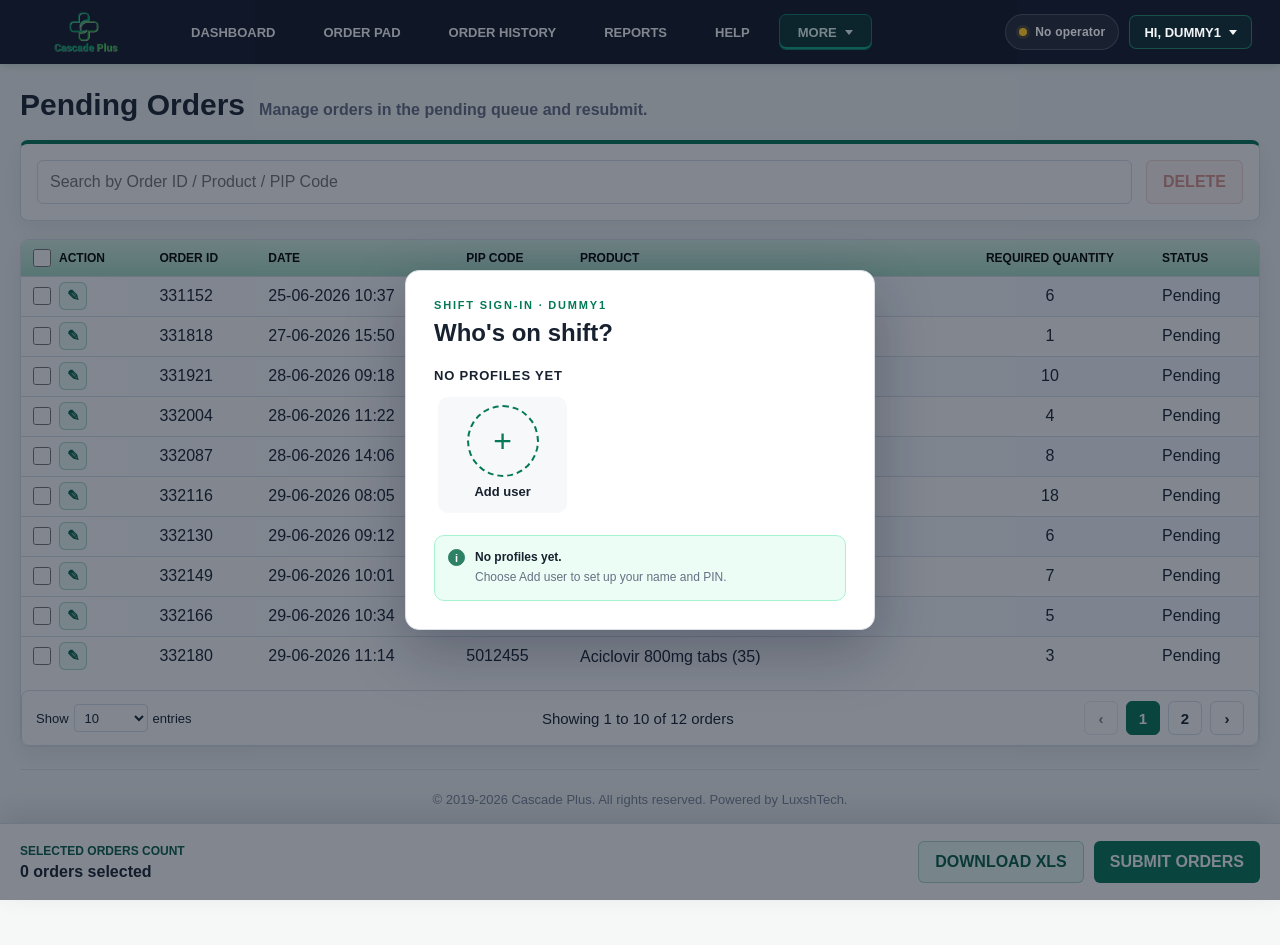
<file: pending.html>
<!doctype html>
<html lang="en">

<head>
  <meta charset="utf-8" />
  <meta name="viewport" content="width=device-width, initial-scale=1" />
  <title>CASCADE Pending Orders</title>
  <style>
    :root {
      --green: #047857;
      --green-dark: #065f46;
      --green-soft: #ecfdf5;
      --table-header-gradient: linear-gradient(180deg, #d8f3e6 0%, #a9dfc6 100%);
      --row-alt-gradient: linear-gradient(90deg, #ffffff 0%, #f7fbff 100%);
      --row-active-gradient: linear-gradient(90deg, #f7fffb 0%, #e4faef 100%);
      --ink: #17212f;
      --muted: #667085;
      --line: #d9e0e8;
      --soft: #f6f8fa;
      --app-bg: #f6f8f7;
      --panel: #ffffff;
      --red: #c24132;
      --red-soft: #fff1f0;
      --shadow: 0 18px 44px rgba(23, 33, 47, 0.14);
      font-family: "Segoe UI", Arial, sans-serif;
    }

    * {
      box-sizing: border-box;
    }

    [hidden] {
      display: none !important;
    }

    body {
      margin: 0;
      min-width: 320px;
      color: var(--ink);
      background: var(--app-bg);
      background-attachment: fixed;
      background-size: cover;
  background-position: center bottom;
    }

    button,
    input,
    select {
      font: inherit;
    }

    button {
      cursor: pointer;
    }

    button:disabled {
      cursor: not-allowed;
      opacity: 0.55;
    }

    .app-shell {
      min-height: 100vh;
      padding-bottom: 96px;
    }

    .topbar {
      min-height: 64px;
      display: grid;
      grid-template-columns: auto minmax(0, 1fr) auto;
      align-items: center;
      gap: 22px;
      padding: 0 24px;
      color: #fff;
      background: #111827;
      box-shadow: 0 2px 8px rgba(6, 95, 70, 0.2);
    }

    .brand {
      display: inline-flex;
      align-items: center;
    }

    .brand-logo {
      width: auto;
      height: 48px;
      max-width: 124px;
      object-fit: contain;
    }

    .main-nav {
      display: flex;
      align-items: flex-end;
      gap: 8px;
      align-self: stretch;
      overflow: visible;
    }

    .main-nav a,
    .main-nav button,
    .profile-button {
      min-height: 44px;
      border: 0;
      border-radius: 8px 8px 0 0;
      padding: 0 16px;
      display: inline-flex;
      align-items: center;
      justify-content: center;
      color: #fff;
      background: transparent;
      font-size: 13px;
      font-weight: 800;
      text-decoration: none;
      text-transform: uppercase;
      text-align: center;
      white-space: nowrap;
    }

    .main-nav a.active,
    .main-nav a:hover,
    .main-nav button.active,
    .main-nav button:hover,
    .nav-more.active>.more-toggle,
    .nav-more:hover>.more-toggle,
    .nav-more:focus-within>.more-toggle {
      color: var(--green);
      background: #fff;
    }

    .main-nav a.active,
    .main-nav button.active,
    .nav-more.active {
      position: relative;
      margin-top: 12px;
    }

    .nav-more {
      position: relative;
      display: inline-flex;
      align-items: flex-end;
    }

    .more-toggle {
      gap: 8px;
    }

    .more-toggle::after {
      content: "";
      width: 0;
      height: 0;
      border-left: 4px solid transparent;
      border-right: 4px solid transparent;
      border-top: 5px solid currentColor;
    }

    .more-menu {
      position: absolute;
      top: calc(100% - 1px);
      left: 0;
      z-index: 30;
      min-width: 178px;
      display: none;
      flex-direction: column;
      gap: 4px;
      padding: 8px;
      border-radius: 0 0 8px 8px;
      background: #fff;
      box-shadow: 0 16px 34px rgba(15, 23, 42, 0.2);
    }

    .nav-more:hover .more-menu,
    .nav-more:focus-within .more-menu {
      display: flex;
    }

    .main-nav .more-menu a {
      position: static;
      min-height: 38px;
      border-radius: 6px;
      margin-top: 0;
      padding: 0 12px;
      color: var(--ink);
      background: transparent;
    }

    .main-nav .more-menu a:hover,
    .main-nav .more-menu a:focus-visible,
    .main-nav .more-menu a.active {
      color: #fff;
      background: var(--green);
    }

    .profile-button {
      min-height: 36px;
      gap: 8px;
      border-radius: 999px;
      border: 1px solid rgba(255, 255, 255, 0.16);
      color: #fff;
      background: rgba(255, 255, 255, 0.08);
    }

    .profile-button::after {
      content: "";
      width: 8px;
      height: 8px;
      border-right: 1.5px solid currentColor;
      border-bottom: 1.5px solid currentColor;
      transform: translateY(-2px) rotate(45deg);
    }

    .account-menu {
      position: relative;
      justify-self: end;
    }

    .account-dropdown {
      position: absolute;
      top: calc(100% + 8px);
      right: 0;
      z-index: 60;
      width: min(232px, calc(100vw - 24px));
      display: none;
      flex-direction: column;
      padding: 8px 0;
      border-radius: 8px;
      color: rgba(255, 255, 255, 0.9);
      background: #0f1726;
      box-shadow: 0 12px 24px rgba(15, 23, 42, 0.28);
    }

    .account-menu.is-open .account-dropdown {
      display: flex;
    }

    .account-dropdown::before {
      content: "";
      position: absolute;
      top: -9px;
      right: 18px;
      width: 18px;
      height: 18px;
      background: #0f1726;
      border-radius: 3px 0 0 0;
      transform: rotate(45deg);
    }

    .account-menu-item {
      min-height: 50px;
      display: flex;
      align-items: center;
      gap: 16px;
      border: 0;
      padding: 0 16px;
      color: rgba(255, 255, 255, 0.86);
      background: transparent;
      font-size: 12px;
      font-weight: 700;
      letter-spacing: 1.8px;
      text-align: left;
      text-transform: uppercase;
    }

    .account-menu-item:hover,
    .account-menu-item:focus-visible {
      color: #fff;
      background: rgba(255, 255, 255, 0.06);
      outline: 0;
    }

    .account-menu-item svg {
      width: 22px;
      height: 22px;
      flex: 0 0 auto;
      stroke: currentColor;
      stroke-width: 1.6;
      stroke-linecap: round;
      stroke-linejoin: round;
      fill: none;
    }

    .account-menu-separator {
      height: 1px;
      margin: 8px 0;
      background: rgba(255, 255, 255, 0.18);
    }

    .workspace {
      max-width: 1420px;
      margin: 0 auto;
      padding: 24px 20px 40px;
    }

    .site-footer {
      margin-top: 22px;
      border-top: 1px solid rgba(217, 224, 232, 0.9);
      padding: 22px 0 2px;
      color: #7a879a;
      font-size: 13px;
      text-align: center;
    }

    .page-heading {
      display: flex;
      justify-content: space-between;
      align-items: center;
      gap: 18px;
      margin-bottom: 18px;
    }

    .heading-copy {
      display: flex;
      align-items: baseline;
      gap: 14px;
      flex-wrap: wrap;
    }

    h1,
    h2,
    h3,
    p {
      margin-top: 0;
    }

    h1 {
      margin-bottom: 0;
      font-size: 30px;
      line-height: 1.12;
    }

    h2 {
      margin-bottom: 0;
      font-size: 18px;
      line-height: 1.25;
    }

    .eyebrow {
      margin: 0 0 5px;
      color: var(--green);
      font-size: 12px;
      font-weight: 900;
      text-transform: uppercase;
    }

    .subheading {
      margin: 0;
      color: var(--muted);
      font-weight: 600;
    }

    .status-pill {
      min-height: 30px;
      display: inline-flex;
      align-items: center;
      border-radius: 999px;
      padding: 0 11px;
      color: var(--green-dark);
      background: var(--green-soft);
      font-size: 12px;
      font-weight: 900;
    }

    .toolbar,
    .modal-panel {
      border: 1px solid var(--line);
      border-radius: 8px;
      background: var(--panel);
      box-shadow: 0 8px 22px rgba(23, 33, 47, 0.07);
    }

    .toolbar {
      display: grid;
      grid-template-columns: minmax(240px, 1fr) auto;
      gap: 14px;
      align-items: end;
      margin-bottom: 18px;
      padding: 16px;
      border-top: 4px solid var(--green);
    }

    .toolbar-actions {
      display: flex;
      gap: 10px;
      align-items: center;
      align-self: end;
    }

    label {
      display: grid;
      gap: 6px;
    }

    label span,
    .meta-label {
      color: var(--muted);
      font-size: 12px;
      font-weight: 800;
      text-transform: uppercase;
    }

    input {
      width: 100%;
      min-height: 44px;
      border: 1px solid var(--line);
      border-radius: 6px;
      padding: 0 12px;
      color: var(--ink);
      background: #fff;
      outline: none;
    }

    input:focus {
      border-color: rgba(4, 120, 87, 0.65);
      box-shadow: 0 0 0 3px rgba(4, 120, 87, 0.12);
    }

    .orders-table-shell {
      overflow-x: auto;
      border: 1px solid var(--line);
      border-radius: 8px;
      background: #fff;
      box-shadow: 0 8px 22px rgba(23, 33, 47, 0.07);
    }

    .pending-table {
      width: 100%;
      min-width: 1040px;
      border-collapse: collapse;
    }

    .pending-table th,
    .pending-table td {
      border-bottom: 1px solid var(--line);
      text-align: left;
      vertical-align: middle;
    }

    .pending-table th {
      padding: 9px 12px;
      color: #000;
      background: var(--table-header-gradient);
      font-size: 12px;
      font-weight: 900;
      text-transform: uppercase;
      white-space: nowrap;
    }

    .pending-table tbody tr {
      height: 40px;
      background: #fff;
    }

    .pending-table tbody tr:nth-child(odd) {
      background: var(--row-alt-gradient);
    }

    .pending-table td {
      padding: 5px 12px;
    }

    .pending-table th:nth-child(6),
    .pending-table td:nth-child(6) {
      text-align: center;
    }

    .pending-table tbody tr:hover,
    .pending-table tbody tr.selected {
      background: var(--row-active-gradient);
    }

    .pending-table tbody tr:last-child td {
      border-bottom: 0;
    }

    .table-footer {
      display: flex;
      justify-content: space-between;
      align-items: center;
      gap: 16px;
      margin-top: 14px;
      border: 1px solid var(--line);
      border-radius: 8px;
      padding: 10px 14px;
      background: #fff;
      font-size: 15px;
    }

    .entries-control {
      display: inline-flex;
      align-items: center;
      gap: 5px;
      color: var(--ink);
      font-size: 13px;
      font-weight: 500;
      white-space: nowrap;
    }

    .entries-control span {
      color: var(--ink);
      font-size: 13px;
      font-weight: 500;
      text-transform: none;
    }

    .entries-control select {
      width: auto;
      min-height: 28px;
      border: 1px solid var(--line);
      border-radius: 4px;
      padding: 0 24px 0 6px;
      color: var(--ink);
      background: #fff;
      font-size: 13px;
    }

    .pagination {
      display: inline-flex;
      align-items: center;
      gap: 8px;
    }

    .pagination button {
      min-width: 34px;
      min-height: 34px;
      border: 1px solid var(--line);
      border-radius: 6px;
      color: var(--ink);
      background: #fff;
      font-weight: 900;
    }

    .pagination button.active {
      border-color: var(--green);
      color: #fff;
      background: var(--green);
    }

    .action-header,
    .action-cell {
      display: flex;
      align-items: center;
      gap: 8px;
    }

    .row-select,
    .select-all {
      width: 18px;
      height: 18px;
      min-height: 18px;
      margin: 0;
      padding: 0;
      accent-color: var(--green);
    }

    .edit-icon-button {
      width: 28px;
      height: 28px;
      display: grid;
      place-items: center;
      border: 1px solid rgba(4, 120, 87, 0.28);
      border-radius: 6px;
      color: var(--green-dark);
      background: var(--green-soft);
      font-size: 15px;
      font-weight: 900;
    }

    .detail-card {
      display: grid;
      gap: 4px;
      min-height: 62px;
      border: 1px solid var(--line);
      border-radius: 8px;
      padding: 10px;
      background: #fff;
    }

    .detail-card.product {
      grid-column: 1 / -1;
      min-height: 74px;
      border-color: rgba(4, 120, 87, 0.18);
      background: #fbfefd;
    }

    .detail-card strong {
      font-size: 14px;
      line-height: 1.35;
    }

    .table-strong {
      font-weight: 900;
    }

    .product-name {
      min-width: 260px;
      line-height: 1.35;
    }

    .primary-action,
    .secondary-action,
    .danger-action,
    .ghost-action {
      min-height: 42px;
      border-radius: 6px;
      padding: 0 16px;
      font-weight: 900;
      text-transform: uppercase;
      white-space: nowrap;
    }

    .primary-action {
      border: 0;
      color: #fff;
      background: var(--green);
    }

    .primary-action:hover {
      background: var(--green-dark);
    }

    .secondary-action {
      color: var(--green-dark);
      border: 1px solid rgba(4, 120, 87, 0.28);
      background: var(--green-soft);
    }

    .ghost-action {
      color: var(--green-dark);
      border: 1px solid var(--line);
      background: #fff;
    }

    .danger-action {
      color: var(--red);
      border: 1px solid rgba(194, 65, 50, 0.3);
      background: var(--red-soft);
    }

    .toolbar .danger-action {
      min-height: 44px;
    }

    .empty-state {
      border: 1px dashed var(--line);
      border-radius: 8px;
      padding: 34px;
      text-align: center;
      background: #fff;
    }

    .bottom-bar {
      position: fixed;
      z-index: 40;
      left: 0;
      right: 0;
      bottom: 0;
      border-top: 1px solid var(--line);
      background: rgba(255, 255, 255, 0.96);
      box-shadow: 0 -10px 28px rgba(23, 33, 47, 0.12);
    }

    .bottom-bar-inner {
      max-width: 1420px;
      min-height: 76px;
      margin: 0 auto;
      padding: 12px 20px;
      display: flex;
      align-items: center;
      justify-content: space-between;
      gap: 10px;
    }

    .footer-selected-count {
      display: grid;
      gap: 5px;
      color: var(--green-dark);
      font-size: 12px;
      font-weight: 900;
      text-transform: uppercase;
    }

    .footer-selected-count strong {
      color: var(--ink);
      font-size: 16px;
      text-transform: none;
    }

    .bottom-actions {
      display: flex;
      align-items: center;
      justify-content: flex-end;
      gap: 10px;
    }

    dialog {
      border: 0;
      padding: 0;
      background: transparent;
    }

    dialog::backdrop {
      background: rgba(17, 24, 39, 0.48);
    }

    .modal-panel {
      width: min(520px, calc(100vw - 32px));
      overflow: hidden;
    }

    .modal-panel.small {
      width: min(440px, calc(100vw - 32px));
    }

    .modal-header,
    .modal-body,
    .modal-footer {
      padding: 18px 22px;
    }

    .modal-header {
      display: flex;
      justify-content: space-between;
      gap: 16px;
      border-bottom: 1px solid var(--line);
      background: #fff;
    }

    .modal-body {
      display: grid;
      gap: 12px;
      background: #f8fafc;
    }

    .warning-icon {
      width: 70px;
      height: 70px;
      display: grid;
      place-items: center;
      margin: 0 auto 12px;
      border: 3px solid #ffb982;
      border-radius: 999px;
      color: #ff9d57;
      font-size: 42px;
      font-weight: 300;
      line-height: 1;
    }

    .confirm-message {
      text-align: center;
    }

    .modal-footer {
      display: flex;
      justify-content: center;
      gap: 10px;
      border-top: 1px solid var(--line);
      background: #fff;
    }

    .icon-close {
      width: 36px;
      height: 36px;
      flex: 0 0 auto;
      border: 1px solid var(--line);
      border-radius: 999px;
      color: var(--muted);
      background: #fff;
      font-size: 24px;
      line-height: 1;
    }

    .quantity-stepper {
      display: grid;
      grid-template-columns: 44px minmax(64px, 1fr) 44px;
      overflow: hidden;
      border: 1px solid var(--line);
      border-radius: 8px;
      background: #fff;
    }

    .quantity-stepper button {
      min-height: 46px;
      border: 0;
      color: var(--green-dark);
      background: var(--green-soft);
      font-size: 20px;
      font-weight: 900;
    }

    .quantity-stepper input {
      min-height: 46px;
      border: 0;
      border-radius: 0;
      text-align: center;
      font-weight: 900;
    }

    .toast-region {
      position: fixed;
      z-index: 90;
      top: 18px;
      right: 18px;
      display: grid;
      gap: 10px;
    }

    .toast {
      width: min(360px, calc(100vw - 36px));
      border-left: 4px solid var(--green);
      border-radius: 8px;
      padding: 14px 16px;
      background: #fff;
      box-shadow: var(--shadow);
      font-weight: 800;
      transition: opacity 180ms ease, transform 180ms ease;
    }

    @media (max-width: 760px) {
      .topbar {
        grid-template-columns: 1fr;
        padding: 14px;
      }

      .main-nav {
        align-items: center;
        flex-wrap: wrap;
      }

      .main-nav a,
      .main-nav button {
        min-height: 36px;
        border-radius: 8px;
      }

      .main-nav a.active,
      .main-nav button.active,
      .nav-more.active {
        margin-top: 0;
      }

      .page-heading,
      .bottom-bar-inner {
        align-items: stretch;
        flex-direction: column;
      }

      .bottom-actions {
        justify-content: stretch;
      }

      .table-footer {
        align-items: stretch;
        flex-direction: column;
      }

      .toolbar,
      .toolbar-actions {
        align-items: stretch;
        flex-direction: column;
      }

      .modal-footer {
        flex-direction: column-reverse;
      }
    }
  </style>
  <link rel="stylesheet" href="navigation.css" />
</head>

<body>
  <div class="app-shell">
    <header class="topbar">
      <a class="brand" href="index.html" aria-label="CASCADE home">
        <img class="brand-logo" src="logo.png" alt="CASCADE Plus" />
      </a>
      <nav class="main-nav" aria-label="Primary">
        <a href="Dashboard.html">Dashboard</a>
        <a href="index.html">Order Pad</a>
        <a href="history.html">Order History</a>
        <a href="report.html">Reports</a>
        <a href="help.html">Help</a>
        <div class="nav-more active">
          <button class="more-toggle" type="button" aria-haspopup="true" aria-expanded="false">More</button>
          <div class="more-menu" role="menu">
            <a class="active" href="pending.html" role="menuitem">Pending Order</a>
            <a href="outofstock.html" role="menuitem">Out Of Stock</a>
            <a href="settings.html" role="menuitem">Settings</a>
          </div>
        </div>
      </nav>
      <div class="account-menu">
        <button class="profile-button" type="button" aria-haspopup="true" aria-expanded="false">HI, DUMMY1</button>
        <div class="account-dropdown" role="menu">
          <button class="account-menu-item" type="button" role="menuitem">
            <svg viewBox="0 0 24 24" aria-hidden="true">
              <path d="M3 11.5 12 4l9 7.5"></path>
              <path d="M5.5 10.5V20h13v-9.5"></path>
              <path d="M9.5 17h5"></path>
              <path d="M9 14h2"></path>
              <path d="M13 14h2"></path>
            </svg>
            Reset Password
          </button>
          <span class="account-menu-separator" aria-hidden="true"></span>
          <button class="account-menu-item" type="button" role="menuitem">
            <svg viewBox="0 0 24 24" aria-hidden="true">
              <circle cx="7.5" cy="16.5" r="3"></circle>
              <path d="m10 14 7.5-7.5"></path>
              <path d="m15.5 8.5 2 2"></path>
              <path d="m18 6 2 2"></path>
            </svg>
            Log Out
          </button>
        </div>
      </div>
    </header>

    <main class="workspace">
      <section class="page-heading" aria-labelledby="pageTitle">
        <div class="heading-copy">
          <h1 id="pageTitle">Pending Orders</h1>
          <p class="subheading">Manage orders in the pending queue and resubmit.</p>
        </div>
      </section>

      <section class="toolbar" aria-label="Search pending orders">
        <label>
          <input id="orderSearch" type="search" placeholder="Search by Order ID / Product / PIP Code"
            autocomplete="off" aria-label="Search orders" />
        </label>
        <div class="toolbar-actions">
          <button class="danger-action" id="deleteSelected" type="button">Delete</button>
        </div>
      </section>

      <section class="orders-table-shell" id="ordersGrid" aria-label="Pending order list"></section>
      <section class="empty-state" id="emptyState" hidden>
        <h2>No pending orders found</h2>
        <p>Adjust the search to see more orders.</p>
      </section>
      <footer class="site-footer">© 2019-2026 Cascade Plus. All rights reserved. Powered by LuxshTech.</footer>
    </main>
  </div>

  <section class="bottom-bar" aria-label="Submit selected orders">
    <div class="bottom-bar-inner">
      <div class="footer-selected-count" aria-live="polite">
        <span>Selected Orders Count</span>
        <strong id="selectedOrdersCount">0 orders selected</strong>
      </div>
      <div class="bottom-actions">
        <button class="secondary-action" id="downloadXls" type="button">Download XLS</button>
        <button class="primary-action" id="submitOrders" type="button">Submit Orders</button>
      </div>
    </div>
  </section>

  <dialog id="quantityDialog">
    <section class="modal-panel small" aria-labelledby="quantityTitle">
      <header class="modal-header">
        <div>
          <p class="eyebrow">Edit Quantity</p>
          <h2 id="quantityTitle">Update Required Quantity</h2>
        </div>
        <button class="icon-close" type="button" data-close-quantity aria-label="Close">&times;</button>
      </header>
      <div class="modal-body">
        <div class="detail-card product">
          <span class="meta-label">Product</span>
          <strong id="quantityProduct">Product</strong>
        </div>
        <label>
          <span>Quantity</span>
          <div class="quantity-stepper">
            <button id="decreaseQuantity" type="button" aria-label="Decrease quantity">-</button>
            <input id="quantityInput" type="number" min="1" value="1" />
            <button id="increaseQuantity" type="button" aria-label="Increase quantity">+</button>
          </div>
        </label>
      </div>
      <footer class="modal-footer">
        <button class="ghost-action" type="button" data-close-quantity>Cancel</button>
        <button class="primary-action" id="saveQuantity" type="button">Save</button>
      </footer>
    </section>
  </dialog>

  <dialog id="deleteDialog">
    <section class="modal-panel small" aria-labelledby="deleteTitle">
      <header class="modal-header">
        <div>
          <p class="eyebrow" id="deleteEyebrow">Pending Order Action</p>
          <h2 id="deleteTitle">Are you sure?</h2>
        </div>
        <button class="icon-close" type="button" data-close-delete aria-label="Close">&times;</button>
      </header>
      <div class="modal-body" id="deleteContent"></div>
      <footer class="modal-footer">
        <button class="ghost-action" type="button" data-close-delete>No</button>
        <button class="primary-action" id="confirmDelete" type="button">Yes</button>
      </footer>
    </section>
  </dialog>

  <div class="toast-region" id="toastRegion" aria-live="polite"></div>

  <script src="account-menu.js"></script>
  <script>
    const orders = [
      { id: "331152", date: "25-06-2026 10:37", pip: "0076147", product: "Daktacort HC cream (15g)", quantity: 6, status: "Pending" },
      { id: "331818", date: "27-06-2026 15:50", pip: "4229340", product: "Affenid XL 18mg tabs PR (30)", quantity: 1, status: "Pending" },
      { id: "331921", date: "28-06-2026 09:18", pip: "1078245", product: "Metronidazole 400mg tablets", quantity: 10, status: "Pending" },
      { id: "332004", date: "28-06-2026 11:22", pip: "8856080", product: "Solifenacin Tabs 5mg 30", quantity: 4, status: "Pending" },
      { id: "332087", date: "28-06-2026 14:06", pip: "1208073", product: "Pregabalin 75mg caps (56)", quantity: 8, status: "Pending" },
      { id: "332116", date: "29-06-2026 08:05", pip: "1220250", product: "Rosuvastatin 10mg tabs (28)", quantity: 18, status: "Pending" },
      { id: "332130", date: "29-06-2026 09:12", pip: "6614812", product: "Thiamine 100mg tabs (100)", quantity: 6, status: "Pending" },
      { id: "332149", date: "29-06-2026 10:01", pip: "5019906", product: "Lamotrigine 25mg tabs (56)", quantity: 7, status: "Pending" },
      { id: "332166", date: "29-06-2026 10:34", pip: "7373574", product: "Co-dydramol 10mg/500mg tabs (100)", quantity: 5, status: "Pending" },
      { id: "332180", date: "29-06-2026 11:14", pip: "5012455", product: "Aciclovir 800mg tabs (35)", quantity: 3, status: "Pending" },
      { id: "332193", date: "29-06-2026 11:46", pip: "3934270", product: "Epimax Cream (500g)", quantity: 12, status: "Pending" },
      { id: "332208", date: "29-06-2026 12:21", pip: "4059143", product: "GlucoRX CarePoint Ultra pen needles 100", quantity: 3, status: "Pending" }
    ];

    const state = {
      search: "",
      selectedIds: [],
      activeOrderId: null,
      pendingConfirmAction: null,
      currentPage: 1,
      pageSize: 10
    };

    const els = {
      ordersGrid: document.querySelector("#ordersGrid"),
      emptyState: document.querySelector("#emptyState"),
      orderSearch: document.querySelector("#orderSearch"),
      selectedOrdersCount: document.querySelector("#selectedOrdersCount"),
      deleteSelected: document.querySelector("#deleteSelected"),
      quantityDialog: document.querySelector("#quantityDialog"),
      quantityProduct: document.querySelector("#quantityProduct"),
      quantityInput: document.querySelector("#quantityInput"),
      deleteDialog: document.querySelector("#deleteDialog"),
      deleteEyebrow: document.querySelector("#deleteEyebrow"),
      deleteTitle: document.querySelector("#deleteTitle"),
      deleteContent: document.querySelector("#deleteContent"),
      confirmDelete: document.querySelector("#confirmDelete"),
      toastRegion: document.querySelector("#toastRegion")
    };

    function escapeHtml(value) {
      return String(value).replace(/[&<>"']/g, (char) => ({
        "&": "&amp;",
        "<": "&lt;",
        ">": "&gt;",
        '"': "&quot;",
        "'": "&#039;"
      })[char]);
    }

    function activeOrder() {
      return orders.find((order) => order.id === state.activeOrderId);
    }

    function visibleOrders() {
      const needle = state.search.trim().toLowerCase();
      return orders.filter((order) => !needle || [
        order.id,
        order.date,
        order.product,
        order.pip,
        order.status
      ].some((value) => value.toLowerCase().includes(needle)));
    }

    function render() {
      updatePageState();
      renderOrders();
    }

    function updatePageState() {
      state.selectedIds = state.selectedIds.filter((id) => orders.some((order) => order.id === id));
      els.selectedOrdersCount.textContent = `${state.selectedIds.length} order${state.selectedIds.length === 1 ? "" : "s"} selected`;
      els.deleteSelected.disabled = state.selectedIds.length === 0;
    }

    function renderOrders() {
      const rows = visibleOrders();
      const pageCount = Math.max(1, Math.ceil(rows.length / state.pageSize));
      state.currentPage = Math.min(state.currentPage, pageCount);
      const start = (state.currentPage - 1) * state.pageSize;
      const pageRows = rows.slice(start, start + state.pageSize);
      els.emptyState.hidden = rows.length > 0;
      const visibleIds = pageRows.map((order) => order.id);
      const allVisibleSelected = visibleIds.length > 0 && visibleIds.every((id) => state.selectedIds.includes(id));
      const someVisibleSelected = visibleIds.some((id) => state.selectedIds.includes(id));
      els.ordersGrid.innerHTML = rows.length
        ? `
            <table class="pending-table">
              <thead>
                <tr>
                  <th>
                    <div class="action-header">
                      <input class="select-all" type="checkbox" data-select-all-visible ${allVisibleSelected ? "checked" : ""} />
                      <span>Action</span>
                    </div>
                  </th>
                  <th>Order ID</th>
                  <th>Date</th>
                  <th>PIP code</th>
                  <th>Product</th>
                  <th>Required Quantity</th>
                  <th>Status</th>
                </tr>
              </thead>
              <tbody>
                ${pageRows.map(orderRowTemplate).join("")}
              </tbody>
            </table>
            ${renderTableFooter(rows.length, state.currentPage, pageCount, "orders")}
          `
        : "";
      const selectAll = els.ordersGrid.querySelector("[data-select-all-visible]");
      if (selectAll) selectAll.indeterminate = someVisibleSelected && !allVisibleSelected;
    }

    function renderTableFooter(totalCount, currentPage, pageCount, label) {
      const start = (currentPage - 1) * state.pageSize + 1;
      const end = Math.min(totalCount, currentPage * state.pageSize);
      const buttons = Array.from({ length: pageCount }, (_, index) => {
        const page = index + 1;
        return `<button class="${page === currentPage ? "active" : ""}" type="button" data-page="${page}" aria-label="Go to page ${page}">${page}</button>`;
      }).join("");
      return `
          <div class="table-footer">
            <label class="entries-control">
              <span>Show</span>
              <select data-page-size aria-label="Rows per page">
                ${[10, 25, 50, 100].map((size) => `<option value="${size}" ${size === state.pageSize ? "selected" : ""}>${size}</option>`).join("")}
              </select>
              <span>entries</span>
            </label>
            <span>Showing ${start} to ${end} of ${totalCount} ${label}</span>
            <nav class="pagination" aria-label="Pagination">
              <button type="button" data-page="${Math.max(1, currentPage - 1)}" ${currentPage === 1 ? "disabled" : ""} aria-label="Previous page">&lsaquo;</button>
              ${buttons}
              <button type="button" data-page="${Math.min(pageCount, currentPage + 1)}" ${currentPage === pageCount ? "disabled" : ""} aria-label="Next page">&rsaquo;</button>
            </nav>
          </div>
        `;
    }

    function orderRowTemplate(order) {
      const selected = state.selectedIds.includes(order.id);
      return `
          <tr class="${selected ? "selected" : ""}" data-order-id="${order.id}">
            <td>
              <div class="action-cell">
                <input class="row-select" type="checkbox" data-select-order="${order.id}" aria-label="Select order ${order.id}" ${selected ? "checked" : ""} />
                <button class="edit-icon-button" type="button" data-edit-quantity="${order.id}" aria-label="Edit quantity for order ${order.id}" title="Edit quantity">✎</button>
              </div>
            </td>
            <td>${order.id}</td>
            <td>${order.date}</td>
            <td>${order.pip}</td>
            <td class="product-name">${escapeHtml(order.product)}</td>
            <td>${order.quantity}</td>
            <td>${order.status}</td>
          </tr>
        `;
    }

    function openQuantity(orderId) {
      state.activeOrderId = orderId;
      const order = activeOrder();
      if (!order) return;
      els.quantityProduct.textContent = order.product;
      els.quantityInput.value = order.quantity;
      els.quantityDialog.showModal();
    }

    function stepQuantity(amount) {
      els.quantityInput.value = Math.max(1, Number(els.quantityInput.value || 1) + amount);
    }

    function saveQuantity() {
      const order = activeOrder();
      if (!order) return;
      order.quantity = Math.max(1, Number(els.quantityInput.value || 1));
      els.quantityDialog.close();
      render();
      toast(`Quantity updated for Order #${order.id}`);
    }

    function openDeleteSelected() {
      if (!state.selectedIds.length) {
        toast("Select at least one pending order to delete");
        return;
      }
      const count = state.selectedIds.length;
      openConfirmation({
        eyebrow: "Delete Pending Orders",
        message: `You want to delete ${count} selected order${count === 1 ? "" : "s"}?`,
        confirmClass: "danger-action",
        onConfirm: deleteSelectedOrders
      });
    }

    function openConfirmation({ eyebrow, message, confirmClass = "primary-action", onConfirm }) {
      state.pendingConfirmAction = onConfirm;
      els.deleteEyebrow.textContent = eyebrow;
      els.deleteTitle.textContent = "Are you sure?";
      els.confirmDelete.className = confirmClass;
      els.confirmDelete.textContent = "Yes";
      els.deleteContent.innerHTML = `
          <div class="warning-icon" aria-hidden="true">!</div>
          <p class="subheading confirm-message">${escapeHtml(message)}</p>
        `;
      els.deleteDialog.showModal();
    }

    function deleteSelectedOrders() {
      const selected = [...state.selectedIds];
      for (const id of selected) {
        const index = orders.findIndex((item) => item.id === id);
        if (index > -1) orders.splice(index, 1);
      }
      state.selectedIds = [];
      render();
      toast(`${selected.length} order${selected.length === 1 ? "" : "s"} deleted`);
    }

    function confirmPendingAction() {
      els.deleteDialog.close();
      if (typeof state.pendingConfirmAction === "function") {
        const action = state.pendingConfirmAction;
        state.pendingConfirmAction = null;
        action();
      }
    }

    function toggleSelected(orderId, checked) {
      state.selectedIds = checked
        ? Array.from(new Set([...state.selectedIds, orderId]))
        : state.selectedIds.filter((id) => id !== orderId);
      render();
    }

    function selectVisible() {
      const visibleIds = visibleOrders().map((order) => order.id);
      const allSelected = visibleIds.length > 0 && visibleIds.every((id) => state.selectedIds.includes(id));
      state.selectedIds = allSelected
        ? state.selectedIds.filter((id) => !visibleIds.includes(id))
        : Array.from(new Set([...state.selectedIds, ...visibleIds]));
      render();
    }

    function requestSubmitSelected() {
      if (!state.selectedIds.length) {
        toast("Select at least one pending order first");
        return;
      }
      const count = state.selectedIds.length;
      openConfirmation({
        eyebrow: "Submit Pending Orders",
        message: `You want to submit ${count} selected order${count === 1 ? "" : "s"}?`,
        onConfirm: submitSelected
      });
    }

    function submitSelected() {
      const count = state.selectedIds.length;
      for (const id of [...state.selectedIds]) {
        const index = orders.findIndex((order) => order.id === id);
        if (index > -1) orders.splice(index, 1);
      }
      state.selectedIds = [];
      render();
      toast(`${count} order${count === 1 ? "" : "s"} submitted`);
    }

    function toast(message) {
      const node = document.createElement("div");
      node.className = "toast";
      node.textContent = message;
      els.toastRegion.appendChild(node);
      window.setTimeout(() => {
        node.style.opacity = "0";
        node.style.transform = "translateY(-8px)";
        window.setTimeout(() => node.remove(), 180);
      }, 2600);
    }

    els.orderSearch.addEventListener("input", (event) => {
      state.search = event.target.value;
      state.currentPage = 1;
      render();
    });

    els.ordersGrid.addEventListener("click", (event) => {
      const pageButton = event.target.closest("[data-page]");
      if (pageButton) {
        state.currentPage = Number(pageButton.dataset.page);
        renderOrders();
        return;
      }

      const editQuantity = event.target.closest("[data-edit-quantity]");
      if (editQuantity) {
        openQuantity(editQuantity.dataset.editQuantity);
      }
    });

    els.ordersGrid.addEventListener("change", (event) => {
      if (event.target.matches("[data-select-order]")) {
        toggleSelected(event.target.dataset.selectOrder, event.target.checked);
      }

      if (event.target.matches("[data-select-all-visible]")) {
        selectVisible();
      }

      if (event.target.matches("[data-page-size]")) {
        state.pageSize = Number(event.target.value);
        state.currentPage = 1;
        renderOrders();
      }
    });

    document.querySelector("#decreaseQuantity").addEventListener("click", () => stepQuantity(-1));
    document.querySelector("#increaseQuantity").addEventListener("click", () => stepQuantity(1));
    document.querySelector("#saveQuantity").addEventListener("click", saveQuantity);
    document.querySelector("#confirmDelete").addEventListener("click", confirmPendingAction);
    document.querySelector("#deleteSelected").addEventListener("click", openDeleteSelected);
    document.querySelector("#downloadXls").addEventListener("click", () => {
      toast(`${state.selectedIds.length} selected order${state.selectedIds.length === 1 ? "" : "s"} ready for XLS download`);
    });
    document.querySelector("#submitOrders").addEventListener("click", requestSubmitSelected);

    document.querySelectorAll("[data-close-quantity]").forEach((button) => {
      button.addEventListener("click", () => els.quantityDialog.close());
    });

    document.querySelectorAll("[data-close-delete]").forEach((button) => {
      button.addEventListener("click", () => {
        state.pendingConfirmAction = null;
        els.deleteDialog.close();
      });
    });

    render();
  </script>
</body>

</html>
</file>
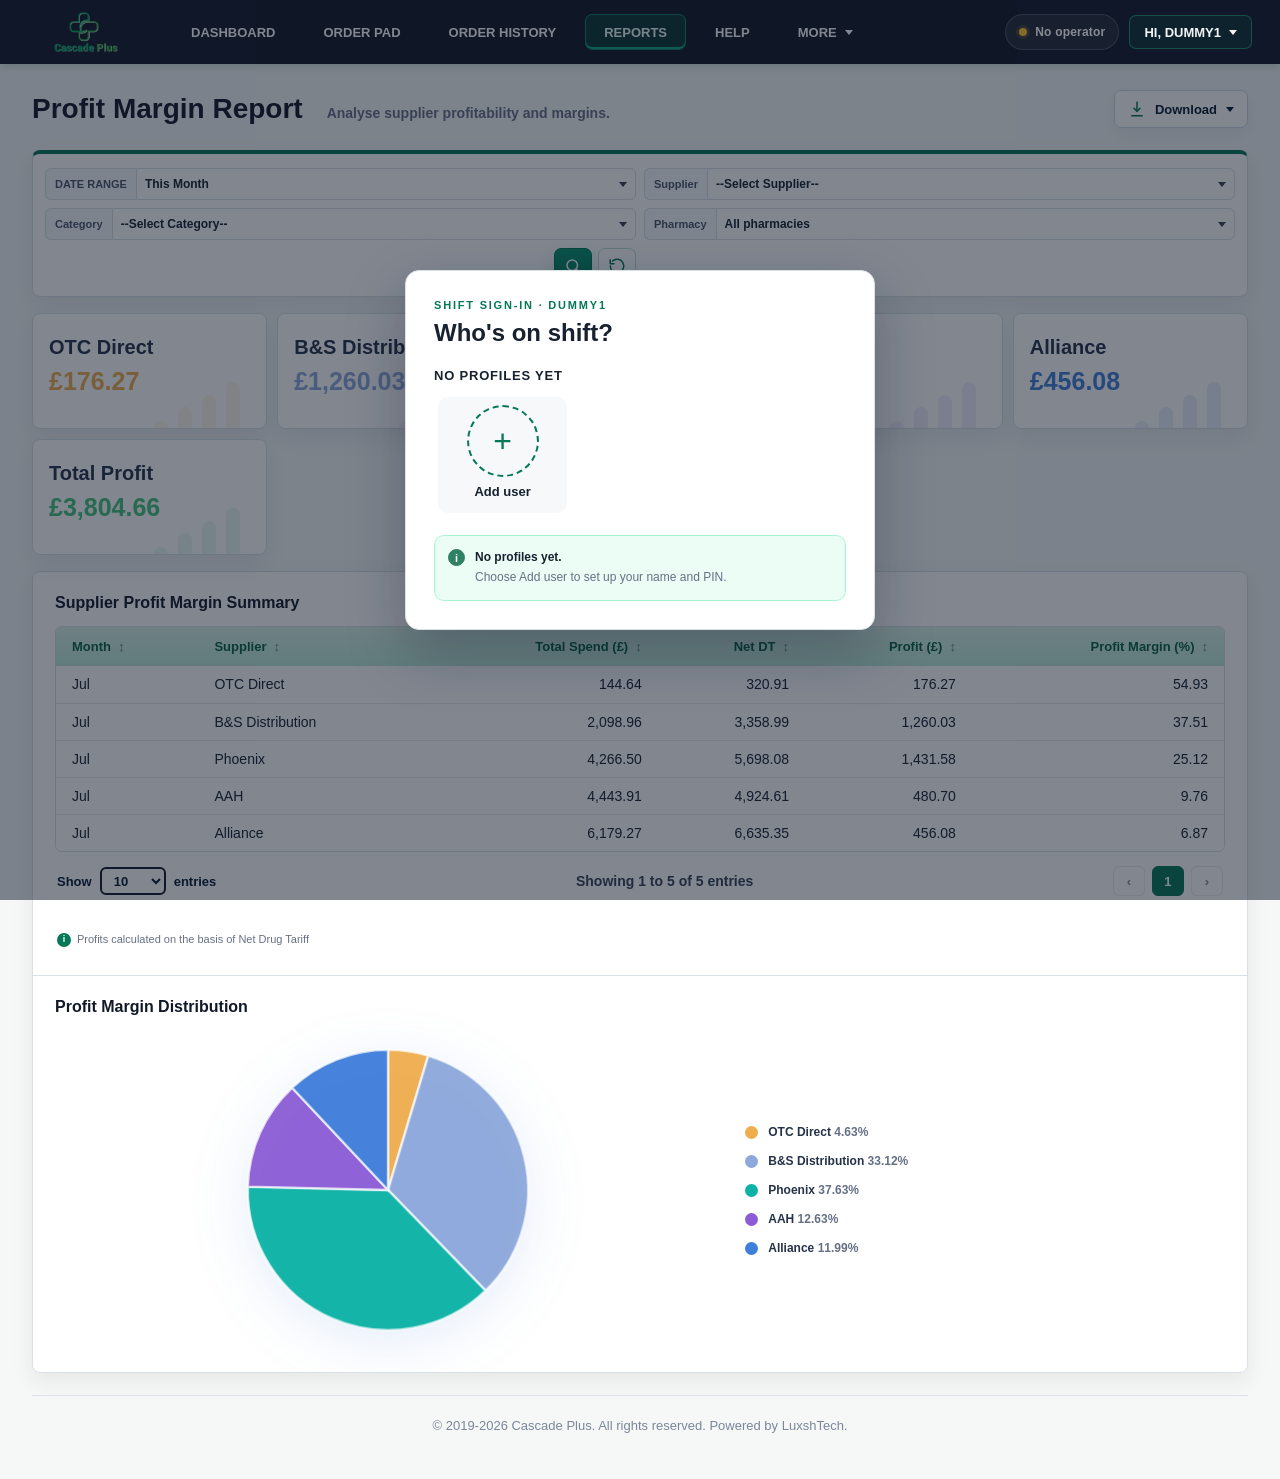
<file: profit.html>
<!doctype html>
<html lang="en">

<head>
    <meta charset="utf-8" />
    <meta name="viewport" content="width=device-width, initial-scale=1" />
    <title>CASCADE Profit Margin Report</title>
    <style>
        :root {
            --green: #047857;
            --green-dark: #065f46;
            --green-soft: #ecfdf5;
            --ink: #17212f;
            --muted: #667085;
            --line: #d9e0e8;
            --app-bg: #f6f8f7;
            --shadow: 0 14px 34px rgba(23, 33, 47, 0.1);
            font-family: "Segoe UI", Arial, sans-serif;
        }

        * {
            box-sizing: border-box;
        }

        [hidden] {
            display: none !important;
        }

        body {
            margin: 0;
            min-width: 320px;
            color: var(--ink);
            background: var(--app-bg);
            background-attachment: fixed;
            background-size: cover;
            background-position: center bottom;
        }

        button,
        input,
        select {
            font: inherit;
        }

        button {
            cursor: pointer;
        }

        button:disabled {
            cursor: not-allowed;
            opacity: .5;
        }

        .app-shell {
            min-height: 100vh;
        }

        .topbar {
            min-height: 64px;
            display: grid;
            grid-template-columns: auto minmax(0, 1fr) auto;
            align-items: center;
            gap: 22px;
            padding: 0 24px;
            color: #fff;
            background: #111827;
            box-shadow: 0 2px 8px rgba(6, 95, 70, 0.2);
        }

        .brand {
            display: inline-flex;
            align-items: center;
        }

        .brand-logo {
            width: auto;
            height: 48px;
            max-width: 124px;
            object-fit: contain;
        }

        .main-nav {
            display: flex;
            align-items: flex-end;
            gap: 8px;
            align-self: stretch;
            overflow: visible;
        }

        .main-nav a,
        .main-nav button,
        .profile-button {
            min-height: 44px;
            border: 0;
            border-radius: 8px 8px 0 0;
            padding: 0 16px;
            display: inline-flex;
            align-items: center;
            justify-content: center;
            color: #fff;
            background: transparent;
            font-size: 13px;
            font-weight: 700;
            text-decoration: none;
            text-transform: uppercase;
            text-align: center;
            white-space: nowrap;
        }

        .main-nav a.active,
        .main-nav a:hover,
        .main-nav button:hover,
        .nav-more:hover>.more-toggle,
        .nav-more:focus-within>.more-toggle {
            color: var(--green);
            background: #fff;
        }

        .main-nav a.active {
            position: relative;
            margin-top: 12px;
        }

        .nav-more {
            position: relative;
            display: inline-flex;
            align-items: flex-end;
        }

        .more-toggle {
            gap: 8px;
        }

        .more-toggle::after,
        .select-wrap::after,
        .download-toggle::after,
        .date-range-control::after {
            content: "";
            width: 0;
            height: 0;
            border-left: 4px solid transparent;
            border-right: 4px solid transparent;
            border-top: 5px solid currentColor;
        }

        .more-menu {
            position: absolute;
            top: calc(100% - 1px);
            left: 0;
            z-index: 30;
            min-width: 178px;
            display: none;
            flex-direction: column;
            gap: 4px;
            padding: 8px;
            border-radius: 0 0 8px 8px;
            background: #fff;
            box-shadow: 0 16px 34px rgba(15, 23, 42, 0.2);
        }

        .nav-more:hover .more-menu,
        .nav-more:focus-within .more-menu {
            display: flex;
        }

        .main-nav .more-menu a {
            min-height: 38px;
            border-radius: 6px;
            margin: 0;
            padding: 0 12px;
            color: var(--ink);
        }

        .main-nav .more-menu a:hover,
        .main-nav .more-menu a:focus-visible {
            color: #fff;
            background: var(--green);
        }

        .profile-button {
            min-height: 36px;
            gap: 8px;
            border-radius: 999px;
            border: 1px solid rgba(255, 255, 255, .16);
            color: #fff;
            background: rgba(255, 255, 255, .12);
        }

        .profile-button::after {
            content: "";
            width: 8px;
            height: 8px;
            border-right: 1.5px solid currentColor;
            border-bottom: 1.5px solid currentColor;
            transform: translateY(-2px) rotate(45deg);
        }

        .account-menu {
            position: relative;
            justify-self: end;
        }

        .account-dropdown {
            position: absolute;
            top: calc(100% + 8px);
            right: 0;
            z-index: 60;
            width: min(232px, calc(100vw - 24px));
            display: none;
            flex-direction: column;
            padding: 8px 0;
            border-radius: 8px;
            color: rgba(255, 255, 255, .9);
            background: #0f1726;
            box-shadow: 0 12px 24px rgba(15, 23, 42, .28);
        }

        .account-menu.is-open .account-dropdown {
            display: flex;
        }

        .account-dropdown::before {
            content: "";
            position: absolute;
            top: -9px;
            right: 18px;
            width: 18px;
            height: 18px;
            border-radius: 3px 0 0;
            background: #0f1726;
            transform: rotate(45deg);
        }

        .account-menu-item {
            min-height: 50px;
            display: flex;
            align-items: center;
            gap: 16px;
            border: 0;
            padding: 0 16px;
            color: rgba(255, 255, 255, .86);
            background: transparent;
            font-size: 12px;
            font-weight: 600;
            letter-spacing: 1.8px;
            text-align: left;
            text-transform: uppercase;
        }

        .account-menu-item svg,
        .icon {
            display: block;
            fill: none;
            stroke: currentColor;
            stroke-linecap: round;
            stroke-linejoin: round;
        }

        .account-menu-item svg {
            width: 22px;
            height: 22px;
            stroke-width: 1.6;
        }

        .account-menu-separator {
            height: 1px;
            margin: 8px 0;
            background: rgba(255, 255, 255, .18);
        }

        .workspace {
            width: min(100%, 1760px);
            margin: 0 auto;
            padding: 26px 32px 24px;
        }

        .heading-row {
            display: flex;
            align-items: center;
            justify-content: space-between;
            gap: 20px;
            margin-bottom: 22px;
        }

        .page-heading {
            display: flex;
            align-items: baseline;
            gap: 24px;
        }

        .page-heading h1 {
            margin: 0;
            color: #111827;
            font-size: 28px;
            font-weight: 600;
            line-height: 1.15;
        }

        .page-heading p {
            margin: 0;
            color: var(--muted);
            font-size: 14px;
            font-weight: 600;
        }

        .download-menu {
            position: relative;
        }

        .download-toggle {
            min-height: 38px;
            display: inline-flex;
            align-items: center;
            gap: 9px;
            border: 1px solid var(--line);
            border-radius: 7px;
            padding: 0 13px;
            color: var(--ink);
            background: #fff;
            font-size: 13px;
            font-weight: 700;
            box-shadow: 0 4px 12px rgba(23, 33, 47, .05);
        }

        .download-toggle .icon {
            color: var(--green);
        }

        .download-options {
            position: absolute;
            top: calc(100% + 7px);
            right: 0;
            z-index: 20;
            min-width: 154px;
            display: none;
            padding: 6px;
            border: 1px solid var(--line);
            border-radius: 7px;
            background: #fff;
            box-shadow: var(--shadow);
        }

        .download-menu.is-open .download-options {
            display: grid;
        }

        .download-options button {
            border: 0;
            border-radius: 5px;
            padding: 9px 10px;
            color: var(--ink);
            background: #fff;
            text-align: left;
        }

        .download-options button:hover {
            color: var(--green-dark);
            background: var(--green-soft);
        }

        .filter-panel,
        .metric-card,
        .analytics-panel {
            border: 1px solid var(--line);
            border-radius: 8px;
            background: #fff;
            box-shadow: var(--shadow);
        }

        .filter-panel {
            margin-bottom: 16px;
            padding: 14px 12px 12px;
        }

        .filter-grid {
            display: grid;
            grid-template-columns: minmax(230px, 1fr) minmax(220px, 1fr) minmax(260px, 1.15fr) minmax(190px, .9fr) auto;
            gap: 8px;
            align-items: center;
        }

        .field {
            min-width: 0;
            display: grid;
            grid-template-columns: max-content minmax(0, 1fr);
        }

        .field>span:first-child {
            min-height: 36px;
            display: inline-flex;
            align-items: center;
            border: 1px solid var(--line);
            border-right: 0;
            border-radius: 6px 0 0 6px;
            padding: 0 10px;
            color: #344054;
            background: #f8fafc;
            font-size: 11px;
            font-weight: 700;
            white-space: nowrap;
        }

        .control,
        .date-range-control {
            min-height: 36px;
            border: 1px solid var(--line);
            border-radius: 0 6px 6px 0;
            display: grid;
            grid-template-columns: minmax(0, 1fr) auto;
            align-items: center;
            gap: 8px;
            padding: 0 10px;
            color: #344054;
            background: #fff;
            font-size: 13px;
            font-weight: 700;
        }

        .date-field {
            grid-template-columns: minmax(0, 1fr);
        }

        .date-range-control {
            border-radius: 6px;
            grid-template-columns: auto minmax(0, 1fr) auto;
        }

        .control select,
        .date-range-control select,
        .custom-date-row input {
            width: 100%;
            min-width: 0;
            border: 0;
            outline: 0;
            color: var(--ink);
            background: transparent;
            font-weight: 700;
        }

        .select-wrap select,
        .date-range-control select {
            appearance: none;
        }

        .icon {
            width: 18px;
            height: 18px;
            stroke-width: 2;
        }

        .custom-date-row {
            display: grid;
            grid-template-columns: repeat(2, minmax(150px, 1fr));
            gap: 8px;
            margin: 0 0 16px;
        }

        .custom-date-row label {
            min-height: 36px;
            border: 1px solid var(--line);
            border-radius: 6px;
            display: grid;
            grid-template-columns: minmax(0, 1fr) auto;
            align-items: center;
            gap: 8px;
            padding: 0 10px;
            background: #fff;
            color: var(--muted);
            font-size: 12px;
            font-weight: 700;
            box-shadow: 0 4px 12px rgba(23, 33, 47, .04);
        }

        .custom-date-row input {
            min-height: 32px;
            color-scheme: light;
        }

        .filter-actions {
            display: flex;
            justify-content: flex-end;
            gap: 6px;
        }

        .soft-button,
        .green-button {
            width: 36px;
            min-width: 36px;
            height: 36px;
            min-height: 36px;
            border-radius: 6px;
            display: inline-flex;
            align-items: center;
            justify-content: center;
            padding: 0;
            font-weight: 700;
        }

        .soft-button {
            border: 1px solid var(--line);
            color: var(--green-dark);
            background: var(--green-soft);
        }

        .green-button {
            border: 1px solid var(--green);
            color: #fff;
            background: linear-gradient(180deg, #06966f 0%, #047857 100%);
            box-shadow: 0 10px 20px rgba(4, 120, 87, .22);
        }

        .metric-grid {
            display: grid;
            grid-template-columns: repeat(auto-fit, minmax(205px, 1fr));
            gap: 10px;
            margin-bottom: 16px;
        }

        .metric-card {
            position: relative;
            min-height: 116px;
            display: grid;
            grid-template-columns: minmax(0, 1fr);
            align-items: start;
            overflow: hidden;
            padding: 20px 16px;
            background: linear-gradient(145deg, var(--tint, #f3fffb), #fff 66%);
        }

        .metric-card::after {
            content: "";
            position: absolute;
            right: 26px;
            bottom: -6px;
            width: 14px;
            height: 52px;
            opacity: .1;
            background: var(--accent);
            border-radius: 8px 8px 0 0;
            box-shadow: -24px 13px 0 0 var(--accent),
                -48px 25px 0 0 var(--accent),
                -72px 39px 0 0 var(--accent);
        }

        .metric-copy {
            min-width: 0;
        }

        .metric-label {
            display: block;
            margin: 2px 0 7px;
            color: #25324a;
            font-size: 20px;
            font-weight: 700;
        }

        .metric-value {
            display: block;
            overflow: hidden;
            color: var(--accent);
            font-size: 25px;
            font-weight: 700;
            line-height: 1.2;
            text-overflow: ellipsis;
            white-space: nowrap;
        }

        .analytics-panel {
            display: grid;
            grid-template-columns: minmax(0, 1.05fr) minmax(420px, .95fr);
            overflow: hidden;
        }

        .table-section,
        .chart-section {
            min-width: 0;
            padding: 20px 22px;
        }

        .chart-section {
            border-left: 1px solid var(--line);
        }

        .section-title {
            margin: 0 0 14px;
            color: #111827;
            font-size: 16px;
            font-weight: 700;
        }

        .table-wrap {
            overflow-x: auto;
            border: 1px solid var(--line);
            border-radius: 7px;
        }

        table {
            width: 100%;
            border-collapse: collapse;
            min-width: 760px;
            font-size: 14px;
        }

        thead th {
            height: 38px;
            padding: 0 16px;
            color: var(--green-dark);
            background: linear-gradient(180deg, #d8f3e6 0%, #c3ead9 100%);
            font-size: 13px;
            font-weight: 700;
            text-align: center;
            white-space: nowrap;
        }

        tbody td {
            height: 38px;
            border-bottom: 1px solid #e7ecf2;
            padding: 0 16px;
            color: #17212f;
            font-weight: 500;
            text-align: center;
            white-space: nowrap;
        }

        tbody tr:last-child td {
            border-bottom: 0;
        }

        tbody tr:hover {
            background: #f8fffc;
        }

        .sort-button {
            border: 0;
            padding: 0;
            color: inherit;
            background: transparent;
            font-weight: inherit;
        }

        .sort-button::after {
            content: "\2195";
            margin-left: 7px;
            color: #6b7f7a;
            font-size: 13px;
        }

        .sort-button[data-direction="asc"]::after {
            content: "\2191";
        }

        .sort-button[data-direction="desc"]::after {
            content: "\2193";
        }

        .empty-block {
            min-height: 214px;
            border: 1px solid #e3e8ef;
            border-radius: 6px;
            display: grid;
            place-items: center;
            padding: 28px;
            text-align: center;
            background: #fff;
        }

        .empty-art {
            position: relative;
            width: 128px;
            height: 96px;
            margin: 0 auto 12px;
        }

        .empty-box {
            position: absolute;
            left: 24px;
            bottom: 12px;
            width: 76px;
            height: 48px;
            border-radius: 6px;
            background: linear-gradient(180deg, #c9ece3 0%, #dff3ee 100%);
            box-shadow: 0 16px 30px rgba(74, 139, 127, .16);
        }

        .empty-box::before {
            content: "";
            position: absolute;
            left: 10px;
            top: -28px;
            width: 64px;
            height: 34px;
            border-radius: 6px 6px 3px 3px;
            background: linear-gradient(180deg, #bfe6dc 0%, #acdcd1 100%);
            transform: skewX(-16deg);
        }

        .empty-box::after {
            content: "";
            position: absolute;
            left: 24px;
            top: -18px;
            width: 44px;
            height: 26px;
            border-radius: 0 0 5px 5px;
            background: rgba(108, 172, 158, .28);
        }

        .blocked-badge {
            position: absolute;
            top: 0;
            right: 8px;
            width: 54px;
            height: 54px;
            border-radius: 50%;
            display: grid;
            place-items: center;
            color: #ff6673;
            background: #fff;
            box-shadow: 0 12px 26px rgba(17, 24, 39, .14);
        }

        .blocked-badge svg {
            width: 28px;
            height: 28px;
            fill: none;
            stroke: currentColor;
            stroke-linecap: round;
            stroke-linejoin: round;
            stroke-width: 2.4;
        }

        .empty-block h2 {
            margin: 0 0 10px;
            color: #1f2a44;
            font-size: 18px;
            font-weight: 700;
        }

        .empty-block p {
            margin: 0;
            color: var(--muted);
            font-size: 14px;
            font-weight: 600;
        }

        .table-footer {
            min-height: 48px;
            display: grid;
            grid-template-columns: 1fr auto 1fr;
            align-items: center;
            gap: 18px;
            padding-top: 10px;
            color: #344054;
            font-size: 13px;
            font-weight: 600;
        }

        .entries-control {
            justify-self: start;
            display: inline-flex;
            align-items: center;
            gap: 8px;
            color: #061a33;
            font-size: 13px;
            font-weight: 600;
        }

        .entries-control select {
            min-width: 66px;
            min-height: 30px;
            border: 1px solid var(--line);
            border-radius: 6px;
            padding: 0 8px;
            color: #061a33;
            background: #fff;
            font-weight: 600;
        }

        #tableInfo {
            justify-self: center;
        }

        .pagination {
            justify-self: end;
            display: flex;
            align-items: center;
            gap: 7px;
        }

        .page-button {
            min-width: 32px;
            min-height: 30px;
            border: 1px solid var(--line);
            border-radius: 6px;
            color: #17212f;
            background: #fff;
            font-size: 13px;
            font-weight: 800;
        }

        .page-button.active {
            border-color: var(--green);
            color: #fff;
            background: var(--green);
        }

        .chart-content {
            min-height: 320px;
            display: grid;
            grid-template-columns: minmax(250px, 1fr) minmax(190px, .72fr);
            align-items: center;
            gap: 24px;
        }

        .pie-wrap {
            position: relative;
            width: min(100%, 292px);
            aspect-ratio: 1;
            justify-self: center;
        }

        .pie-chart {
            width: 100%;
            height: 100%;
            border-radius: 50%;
            filter: drop-shadow(0 12px 28px rgba(63, 126, 219, .14));
            transform: scale(.92);
            opacity: 0;
            animation: pieEnter 620ms cubic-bezier(.2, .8, .2, 1) forwards;
            transition: filter 180ms ease;
        }

        .pie-chart:hover {
            filter: drop-shadow(0 18px 38px rgba(63, 126, 219, .24)) saturate(1.08);
        }

        .pie-chart svg {
            width: 100%;
            height: 100%;
            overflow: visible;
        }

        .pie-slice {
            cursor: pointer;
            opacity: .96;
            stroke: rgba(255, 255, 255, .72);
            stroke-width: .8;
            transition: filter 220ms ease, opacity 220ms ease;
            animation: sliceEnter 520ms cubic-bezier(.2, .8, .2, 1) both;
        }

        .pie-wrap.is-hovering .pie-slice {
            opacity: .72;
        }

        .pie-slice.is-active {
            filter: drop-shadow(0 12px 18px rgba(31, 41, 55, .22));
            opacity: 1;
            stroke: rgba(255, 255, 255, .95);
            stroke-width: 1.2;
        }

        .pie-tooltip {
            position: absolute;
            z-index: 5;
            left: 50%;
            top: 50%;
            display: none;
            min-width: 126px;
            max-width: 210px;
            transform: translate(-50%, -118%);
            border: 1px solid rgba(255, 255, 255, .78);
            border-radius: 5px;
            padding: 8px 10px;
            color: #fff;
            background: rgba(96, 105, 216, .92);
            box-shadow: 0 12px 26px rgba(31, 41, 55, .2);
            font-size: 14px;
            font-weight: 600;
            text-align: center;
            pointer-events: none;
            white-space: nowrap;
        }

        .pie-tooltip::after {
            content: "";
            position: absolute;
            left: 50%;
            bottom: -6px;
            width: 10px;
            height: 10px;
            border-right: 1px solid rgba(255, 255, 255, .78);
            border-bottom: 1px solid rgba(255, 255, 255, .78);
            background: inherit;
            transform: translateX(-50%) rotate(45deg);
        }

        .pie-wrap.is-hovering .pie-tooltip {
            display: block;
            animation: tooltipPop 140ms ease-out;
        }

        @keyframes pieEnter {
            to {
                transform: scale(1);
                opacity: 1;
            }
        }

        @keyframes sliceEnter {
            from {
                opacity: 0;
            }

            to {
                opacity: .96;
            }
        }

        @keyframes tooltipPop {
            from {
                opacity: 0;
                transform: translate(-50%, -106%) scale(.96);
            }

            to {
                opacity: 1;
                transform: translate(-50%, -118%) scale(1);
            }
        }

        .chart-empty {
            position: absolute;
            inset: 0;
            display: grid;
            place-items: center;
            border: 1px dashed var(--line);
            border-radius: 50%;
            color: var(--muted);
            background: #f8fafc;
            font-size: 13px;
            font-weight: 600;
        }

        .legend {
            display: grid;
            gap: 15px;
            margin: 0;
            padding: 0;
            list-style: none;
        }

        .legend li {
            display: grid;
            grid-template-columns: 13px minmax(0, 1fr);
            align-items: center;
            gap: 10px;
            color: #25324a;
            font-size: 12px;
            font-weight: 700;
        }

        .legend-dot {
            width: 13px;
            height: 13px;
            border-radius: 50%;
            background: var(--dot);
        }

        .legend-value {
            color: var(--muted);
            font-variant-numeric: tabular-nums;
        }

        .site-footer {
            margin-top: 22px;
            border-top: 1px solid rgba(217, 224, 232, .9);
            padding: 22px 0 2px;
            color: #7a879a;
            font-size: 13px;
            text-align: center;
        }

        @media (max-width: 1320px) {
            .filter-grid {
                grid-template-columns: repeat(2, minmax(220px, 1fr));
            }

            .analytics-panel {
                grid-template-columns: 1fr;
            }

            .chart-section {
                border-top: 1px solid var(--line);
                border-left: 0;
            }
        }

        @media (max-width: 760px) {
            .topbar {
                grid-template-columns: 1fr;
                padding: 12px 16px 0;
            }

            .main-nav {
                overflow-x: auto;
            }

            .workspace {
                padding: 22px 16px 24px;
            }

            .heading-row,
            .page-heading {
                align-items: flex-start;
                flex-direction: column;
                gap: 8px;
            }

            .filter-grid,
            .metric-grid,
            .custom-date-row {
                grid-template-columns: 1fr;
            }

            .filter-actions {
                justify-content: flex-start;
            }

            .table-section,
            .chart-section {
                padding: 18px 14px;
            }

            .chart-content {
                grid-template-columns: 1fr;
            }

            .table-footer {
                grid-template-columns: 1fr;
                align-items: flex-start;
            }

            .entries-control,
            #tableInfo,
            .pagination {
                justify-self: start;
            }
        }

        @media print {

            .topbar,
            .heading-row,
            .filter-panel,
            .custom-date-row,
            .download-menu,
            .site-footer {
                display: none !important;
            }

            .workspace {
                width: 100%;
                max-width: none;
                margin: 0;
                padding: 0;
            }

            .metric-grid {
                grid-template-columns: repeat(3, minmax(0, 1fr));
            }

            .analytics-panel {
                grid-template-columns: 1fr 1fr;
                box-shadow: none;
            }

            .chart-section {
                border-top: 0;
                border-left: 1px solid var(--line);
            }
        }

        /* Unified report styling: aligned with Order Report */
        .workspace {
            width: min(100%, 1760px);
            margin: 0 auto;
            padding: 26px 32px 44px;
        }

        .heading-row {
            display: flex;
            align-items: center;
            justify-content: space-between;
            gap: 20px;
            margin-bottom: 22px;
        }

        .page-heading {
            display: flex;
            align-items: baseline;
            gap: 24px;
        }

        .page-heading h1 {
            margin: 0;
            color: #111827;
            font-size: 28px;
            font-weight: 600;
            line-height: 1.15;
        }

        .page-heading p {
            margin: 0;
            color: var(--muted);
            font-size: 14px;
            font-weight: 600;
        }

        .download-toggle {
            min-height: 38px;
            display: inline-flex;
            align-items: center;
            gap: 9px;
            border: 1px solid var(--line);
            border-radius: 7px;
            padding: 0 13px;
            color: var(--ink);
            background: #fff;
            font-size: 13px;
            font-weight: 700;
            box-shadow: 0 4px 12px rgba(23, 33, 47, 0.05);
        }

        .download-toggle .icon,
        .filter-panel .icon,
        .green-button .icon,
        .soft-button .icon {
            width: 18px;
            height: 18px;
            stroke-width: 2;
        }

        .download-toggle .icon {
            color: var(--green);
        }

        .filter-panel,
        .table-panel,
        .savings-filter-bar,
        .savings-kpi-card,
        .savings-chart-card,
        .savings-methodology-box {
            border: 1px solid var(--line);
            border-radius: 8px;
            background: #fff;
            box-shadow: var(--shadow);
        }

        .filter-panel,
        .savings-filter-bar {
            margin-bottom: 16px;
            padding: 14px 12px 12px;
        }

        .filter-grid,
        .savings-filter-bar {
            gap: 8px;
            align-items: center;
        }

        .field {
            min-width: 0;
            display: grid;
            grid-template-columns: max-content minmax(0, 1fr);
            gap: 0;
        }

        .field>span:first-child,
        .field-label {
            min-height: 30px;
            display: inline-flex;
            align-items: center;
            border: 1px solid var(--line);
            border-right: 0;
            border-radius: 6px 0 0 6px;
            padding: 0 9px;
            color: #344054;
            background: #f8fafc;
            font-size: 11px;
            font-weight: 600;
            white-space: nowrap;
        }

        .control {
            min-height: 30px;
            border: 1px solid var(--line);
            border-radius: 0 6px 6px 0;
            display: grid;
            grid-template-columns: auto minmax(0, 1fr) auto;
            align-items: center;
            gap: 6px;
            padding: 0 8px;
            color: #344054;
            background: #fff;
            box-shadow: none;
            font-size: 12px;
            font-weight: 600;
        }

        .control input,
        .control select {
            width: 100%;
            min-width: 0;
            min-height: 28px;
            border: 0;
            outline: 0;
            color: var(--ink);
            background: transparent;
            font-weight: 600;
        }

        .select-wrap {
            grid-template-columns: minmax(0, 1fr) auto;
        }

        .select-wrap select {
            appearance: none;
        }

        .date-wrap {
            grid-template-columns: minmax(0, 1fr);
            padding-right: 6px;
        }

        .date-wrap input[type="date"] {
            color-scheme: light;
            cursor: pointer;
        }

        .date-wrap input[type="date"]::-webkit-calendar-picker-indicator {
            width: 18px;
            height: 18px;
            margin-left: 6px;
            cursor: pointer;
            opacity: 0.85;
        }

        .filter-actions {
            display: flex;
            justify-content: flex-end;
            gap: 6px;
        }

        .soft-button,
        .green-button,
        .icon-button,
        .icon-filter-button {
            width: 34px;
            min-width: 34px;
            height: 30px;
            min-height: 30px;
            border-radius: 6px;
            display: inline-flex;
            align-items: center;
            justify-content: center;
            padding: 0;
            font-weight: 700;
        }

        .soft-button,
        .icon-button,
        .secondary-button.icon-filter-button {
            border: 1px solid var(--line);
            color: var(--green-dark);
            background: var(--green-soft);
        }

        .green-button,
        .primary-button.icon-filter-button {
            border: 1px solid var(--green);
            color: #fff;
            background: linear-gradient(180deg, #06966f 0%, #047857 100%);
            box-shadow: 0 10px 20px rgba(4, 120, 87, 0.22);
        }

        .table-panel {
            padding: 8px 10px 10px;
            overflow: hidden;
        }

        .table-toolbar {
            min-height: 34px;
            display: flex;
            align-items: center;
            justify-content: space-between;
            gap: 10px;
            margin-bottom: 6px;
        }

        .entries-control,
        .entries-row label {
            display: inline-flex;
            align-items: center;
            gap: 8px;
            color: #061a33;
            font-size: 13px;
            font-weight: 600;
        }

        .entries-control select,
        .entries-row select {
            min-width: 66px;
            min-height: 28px;
            border: 2px solid #111827;
            border-radius: 6px;
            padding: 0 8px;
            color: #061a33;
            background: #fff;
            font-weight: 600;
        }

        table {
            width: 100%;
            border-collapse: collapse;
            font-size: 14px;
        }

        thead th,
        .savings-details-table th {
            height: 38px;
            padding: 0 16px;
            color: var(--green-dark);
            background: linear-gradient(180deg, #d8f3e6 0%, #c3ead9 100%);
            font-size: 13px;
            font-weight: 700;
            text-align: left;
            white-space: nowrap;
        }

        tbody td,
        .savings-details-table td {
            height: 36px;
            border-bottom: 1px solid #e7ecf2;
            padding: 0 16px;
            color: #17212f;
            background: #fff;
            font-size: 14px;
            font-weight: 500;
            white-space: nowrap;
            vertical-align: middle;
        }

        tbody tr:nth-child(odd) td {
            background: #fff;
        }

        tbody tr:hover td,
        tbody tr:hover,
        .savings-details-table tbody tr:hover td {
            background: #f8fffc;
        }

        .num,
        td.num,
        th.num,
        .numeric {
            text-align: right !important;
            font-variant-numeric: tabular-nums;
        }

        .table-section table th:nth-child(1),
        .table-section table td:nth-child(1),
        .table-section table th:nth-child(2),
        .table-section table td:nth-child(2) {
            text-align: left;
        }

        .table-section table th:nth-child(3),
        .table-section table td:nth-child(3),
        .table-section table th:nth-child(4),
        .table-section table td:nth-child(4),
        .table-section table th:nth-child(5),
        .table-section table td:nth-child(5),
        .table-section table th:nth-child(6),
        .table-section table td:nth-child(6) {
            text-align: right;
            font-variant-numeric: tabular-nums;
        }

        .table-section table th .sort-button {
            text-align: inherit;
        }

        .table-footer {
            min-height: 48px;
            display: flex;
            align-items: center;
            justify-content: space-between;
            gap: 18px;
            padding: 10px 2px 0;
            color: #344054;
            font-size: 14px;
            font-weight: 600;
        }

        .pagination {
            display: flex;
            align-items: center;
            justify-content: flex-end;
            gap: 7px;
        }

        .profit-calculation-note {
            display: flex;
            align-items: center;
            gap: 6px;
            margin: 32px 0 0;
            padding: 0 2px 6px;
            color: var(--muted);
            font-size: 11px;
            line-height: 1.4;
            font-weight: 500;
        }

        .profit-calculation-note-icon {
            width: 14px;
            height: 14px;
            flex: 0 0 auto;
            display: inline-grid;
            place-items: center;
            border-radius: 999px;
            color: #ffffff;
            background: var(--green);
            font-size: 9px;
            line-height: 1;
            font-weight: 900;
        }

        .pagination button,
        .page-button {
            min-width: 32px;
            min-height: 30px;
            border: 1px solid var(--line);
            border-radius: 6px;
            color: #17212f;
            background: #fff;
            font-size: 13px;
            font-weight: 800;
        }

        .pagination button.active,
        .page-button.active {
            border-color: var(--green);
            color: #fff;
            background: var(--green);
            box-shadow: none;
        }

        .pagination button:not(:disabled):hover,
        .page-button:not(:disabled):hover {
            color: #fff;
            background: var(--green);
        }

        @media (max-width: 760px) {
            .workspace {
                padding: 22px 16px 34px;
            }

            .heading-row,
            .page-heading,
            .table-footer {
                align-items: flex-start;
                flex-direction: column;
                gap: 8px;
            }

            .filter-grid,
            .savings-filter-bar {
                grid-template-columns: 1fr !important;
            }

            .profit-calculation-note {
                margin-top: 16px;
            }
        }
        /* Report consistency refinements */
        .download-toggle {
            min-height: 38px;
            border: 1px solid #cfd8e3;
            border-radius: 7px;
            color: #061a33;
            background: #fff;
            box-shadow: 0 6px 16px rgba(23, 33, 47, 0.06);
        }

        .download-toggle:hover,
        .download-toggle:focus-visible {
            border-color: #10b981;
            color: var(--green);
            outline: 0;
        }

        .filter-panel {
            border-top: 4px solid var(--green);
            background: rgba(255, 255, 255, 0.96);
            box-shadow: 0 8px 22px rgba(23, 33, 47, 0.08);
        }

        .field>span:first-child,
        .field-label {
            color: #475467;
            background: #f8fafc;
            font-weight: 700;
        }

        .control {
            min-height: 32px;
        }

        .green-button {
            width: 38px;
            min-width: 38px;
            height: 36px;
            min-height: 36px;
            border-radius: 7px;
            background: linear-gradient(180deg, #06966f 0%, #047857 100%);
            box-shadow: 0 10px 20px rgba(4, 120, 87, 0.18);
        }

        .soft-button,
        .icon-button {
            width: 38px;
            min-width: 38px;
            height: 36px;
            min-height: 36px;
            border: 1px solid #b7dfd3;
            border-radius: 7px;
            color: var(--green);
            background: #fff;
        }

        .metric-card,
        .analytics-panel {
            border: 1px solid var(--line);
            border-radius: 8px;
            background: rgba(255, 255, 255, 0.97);
            box-shadow: 0 8px 22px rgba(23, 33, 47, 0.08);
        }

        .table-section,
        .chart-section {
            padding: 22px;
        }

        thead th {
            height: 39px;
            background: linear-gradient(180deg, #d8f3e6 0%, #bdebd8 100%);
        }

        tbody td {
            height: 37px;
        }

        tbody tr:hover td,
        tbody tr:hover {
            background: #f6fffb;
        }

        .pagination button,
        .page-button {
            border-color: #d9e0e8;
            background: #fff;
        }

        .filter-label-row {
            display: inline-flex;
            align-items: center;
            gap: 6px;
            text-transform: uppercase;
        }

        .range-limit-note {
            color: #ff1723;
            font-size: 10px;
            font-weight: 900;
            line-height: 1;
            text-transform: none;
            white-space: nowrap;
        }

        .filter-panel .custom-date-row {
            display: contents;
        }

        .filter-panel .custom-date-row[hidden] {
            display: none !important;
        }

        .filter-grid:has(#customDateRow:not([hidden])) {
            grid-template-columns: minmax(300px, 1.05fr) minmax(220px, .75fr) minmax(220px, .75fr) minmax(220px, .85fr) minmax(260px, 1fr) minmax(220px, .85fr) auto;
        }

        .date-range-field .control,
        .filter-panel .custom-date-row .control {
            min-height: 32px;
        }

        .filter-panel .custom-date-row .field {
            display: grid;
            grid-template-columns: max-content minmax(0, 1fr);
            gap: 0;
            min-width: 0;
            min-height: 32px;
            padding: 0;
            border: 0;
            border-radius: 0;
            box-shadow: none;
            background: transparent;
        }

        .filter-panel .custom-date-row .field>span:first-child {
            min-height: 32px;
            display: inline-flex;
            align-items: center;
            border: 1px solid var(--line);
            border-right: 0;
            border-radius: 6px 0 0 6px;
            padding: 0 9px;
            color: #475467;
            background: #f8fafc;
            font-size: 11px;
            font-weight: 700;
            white-space: nowrap;
            text-transform: uppercase;
        }

        .filter-panel .custom-date-row .control.date-wrap {
            grid-template-columns: minmax(0, 1fr);
            border-radius: 0 6px 6px 0;
            padding: 0 8px;
        }

        .filter-panel .custom-date-row input[type="date"] {
            width: 100%;
            min-height: 30px;
            border: 0;
            padding: 0;
            background: transparent;
            color: var(--ink);
            color-scheme: light;
            cursor: pointer;
            font-weight: 600;
        }

        @media (max-width: 760px) {
            .filter-panel .custom-date-row {
                display: grid;
                gap: 8px;
            }
        }
    </style>
    <link rel="stylesheet" href="navigation.css" />
</head>

<body>
    <div class="app-shell">
        <header class="topbar">
            <a class="brand" href="index.html" aria-label="CASCADE home">
                <img class="brand-logo" src="logo.png" alt="CASCADE Plus" />
            </a>
            <nav class="main-nav" aria-label="Primary">
                <a href="Dashboard.html">Dashboard</a>
                <a href="index.html">Order Pad</a>
                <a href="history.html">Order History</a>
                <a class="active" href="report.html" aria-current="page">Reports</a>
                <a href="help.html">Help</a>
                <div class="nav-more">
                    <button class="more-toggle" type="button" aria-haspopup="true" aria-expanded="false">More</button>
                    <div class="more-menu" role="menu">
                        <a href="pending.html" role="menuitem">Pending Order</a>
                        <a href="outofstock.html" role="menuitem">Out Of Stock</a>
                        <a href="settings.html" role="menuitem">Settings</a>
                    </div>
                </div>
            </nav>
            <div class="account-menu">
                <button class="profile-button" type="button" aria-haspopup="true" aria-expanded="false">HI,
                    DUMMY1</button>
                <div class="account-dropdown" role="menu">
                    <button class="account-menu-item" type="button" role="menuitem">
                        <svg viewBox="0 0 24 24" aria-hidden="true">
                            <path d="M3 11.5 12 4l9 7.5"></path>
                            <path d="M5.5 10.5V20h13v-9.5"></path>
                            <path d="M9.5 17h5"></path>
                        </svg>
                        Reset Password
                    </button>
                    <span class="account-menu-separator" aria-hidden="true"></span>
                    <button class="account-menu-item" type="button" role="menuitem">
                        <svg viewBox="0 0 24 24" aria-hidden="true">
                            <circle cx="7.5" cy="16.5" r="3"></circle>
                            <path d="m10 14 7.5-7.5"></path>
                            <path d="m15.5 8.5 2 2"></path>
                        </svg>
                        Log Out
                    </button>
                </div>
            </div>
        </header>

        <main class="workspace">
            <div class="heading-row">
                <section class="page-heading" aria-labelledby="reportTitle">
                    <h1 id="reportTitle">Profit Margin Report</h1>
                    <p>Analyse supplier profitability and margins.</p>
                </section>
                <div class="download-menu">
                    <button class="download-toggle" type="button" aria-haspopup="true" aria-expanded="false">
                        <svg class="icon" viewBox="0 0 24 24" aria-hidden="true">
                            <path d="M12 3v12"></path>
                            <path d="m8 11 4 4 4-4"></path>
                            <path d="M5 21h14"></path>
                        </svg>
                        Download
                    </button>
                    <div class="download-options" role="menu">
                        <button type="button" role="menuitem" data-download="csv">Download CSV</button>
                        <button type="button" role="menuitem" data-download="pdf">Download PDF</button>
                        <button type="button" role="menuitem" data-download="print">Print</button>
                    </div>
                </div>
            </div>

            <section class="filter-panel" aria-label="Profit margin filters">
                <div class="filter-grid">
                    <label class="field date-range-field">
                        <span class="filter-label-row">Date Range <small class="range-limit-note"
                                id="customRangeLimitNote" hidden>MAX 3 months</small></span>
                        <span class="control select-wrap">
                            <select id="dateRange" aria-label="Date range">
                                <option value="today">Today</option>
                                <option value="yesterday">Yesterday</option>
                                <option value="last7">7 Days</option>
                                <option value="thisMonth" selected>This Month</option>
                                <option value="previousMonth">Previous Month</option>
                                <option value="custom">Custom</option>
                            </select>
                        </span>
                    </label>
                    <div class="custom-date-row" id="customDateRow" hidden>
                        <label class="field">
                            <span>From</span>
                            <span class="control date-wrap"><input id="customStartDate" type="date"
                                    aria-label="Custom start date" /></span>
                        </label>
                        <label class="field">
                            <span>To</span>
                            <span class="control date-wrap"><input id="customEndDate" type="date"
                                    aria-label="Custom end date" /></span>
                        </label>
                    </div>
                    <label class="field"><span>Supplier</span><span class="control select-wrap"><select
                                id="supplierFilter" aria-label="Supplier">
                                <option value="">--Select Supplier--</option>
                            </select></span></label>
                    <label class="field"><span>Category</span><span class="control select-wrap"><select
                                id="categoryFilter" aria-label="Category">
                                <option value="">--Select Category--</option>
                            </select></span></label>
                    <label class="field"><span>Pharmacy</span><span class="control select-wrap"><select
                                id="pharmacyFilter" aria-label="Pharmacy">
                                <option value="">All pharmacies</option>
                            </select></span></label>
                    <div class="filter-actions">
                        <button id="searchButton" class="green-button" type="button" aria-label="Search report"
                            title="Search">
                            <svg class="icon" viewBox="0 0 24 24" aria-hidden="true">
                                <circle cx="11" cy="11" r="7"></circle>
                                <path d="m16.5 16.5 4 4"></path>
                            </svg>
                        </button>
                        <button id="resetFilters" class="soft-button" type="button" aria-label="Reset filters"
                            title="Reset filters">
                            <svg class="icon" viewBox="0 0 24 24" aria-hidden="true">
                                <path d="M3 12a9 9 0 1 0 3-6.7"></path>
                                <path d="M3 4v5h5"></path>
                            </svg>
                        </button>
                    </div>
                </div>
            </section>

            <section id="metricGrid" class="metric-grid" aria-label="Profit summary"></section>

            <section class="analytics-panel" aria-label="Profit analytics">
                <div class="table-section">
                    <h2 class="section-title">Supplier Profit Margin Summary</h2>
                    <div class="table-wrap" id="tableWrap">
                        <table>
                            <thead>
                                <tr>
                                    <th><button class="sort-button" type="button" data-sort="month">Month</button></th>
                                    <th><button class="sort-button" type="button" data-sort="supplier">Supplier</button>
                                    </th>
                                    <th><button class="sort-button" type="button" data-sort="totalSpend">Total Spend
                                            (&pound;)</button></th>
                                    <th><button class="sort-button" type="button"
                                            data-sort="netDrugTariff">Net DT</button></th>
                                    <th><button class="sort-button" type="button" data-sort="profit">Profit
                                            (&pound;)</button></th>
                                    <th><button class="sort-button" type="button" data-sort="profitMargin">Profit Margin
                                            (%)</button></th>
                                </tr>
                            </thead>
                            <tbody id="profitTableBody"></tbody>
                        </table>
                    </div>

                    <div class="empty-block" id="emptyState" hidden>
                        <div>
                            <div class="empty-art" aria-hidden="true">
                                <span class="empty-box"></span>
                                <span class="blocked-badge">
                                    <svg viewBox="0 0 24 24">
                                        <circle cx="12" cy="12" r="8"></circle>
                                        <path d="M7.5 7.5 16.5 16.5"></path>
                                    </svg>
                                </span>
                            </div>
                            <h2>No profit margin data found</h2>
                            <p>Try adjusting your filters or search criteria.</p>
                        </div>
                    </div>

                    <div class="table-footer">
                        <label class="entries-control">Show <select id="pageSize" aria-label="Entries per page">
                                <option>10</option>
                                <option>25</option>
                                <option>50</option>
                                <option>100</option>
                            </select> entries</label>
                        <span id="tableInfo">Showing 0 to 0 of 0 entries</span>
                        <nav id="pagination" class="pagination" aria-label="Pagination"></nav>
                    </div>
                    <p class="profit-calculation-note">
                        <span class="profit-calculation-note-icon" aria-hidden="true">i</span>
                        <span>Profits calculated on the basis of Net Drug Tariff</span>
                    </p>
                </div>
                <div class="chart-section">
                    <h2 class="section-title">Profit Margin Distribution</h2>
                    <div class="chart-content">
                        <div class="pie-wrap">
                            <div id="pieChart" class="pie-chart" role="img"
                                aria-label="Profit margin distribution pie chart"></div>
                            <div id="pieTooltip" class="pie-tooltip" role="status"></div>
                            <div id="chartEmpty" class="chart-empty" hidden>No profit data</div>
                        </div>
                        <ul id="chartLegend" class="legend" aria-label="Profit margin distribution legend"></ul>
                    </div>
                </div>
            </section>

            <footer class="site-footer">&copy; 2019-2026 Cascade Plus. All rights reserved. Powered by LuxshTech.</footer>
        </main>
    </div>

    <script src="account-menu.js"></script>
    <script>
        const profitRecords = [
            { date: "2026-07-10", month: "Jul", supplier: "OTC Direct", category: "Food", pharmacy: "Pyramid Pharmacy Wandsworth", totalSpend: 144.64, netDrugTariff: 320.91, profit: 176.27, profitMargin: 54.93 },
            { date: "2026-07-06", month: "Jul", supplier: "B&S Distribution", category: "Specials", pharmacy: "Pyramid Pharmacy Wandsworth", totalSpend: 2098.96, netDrugTariff: 3358.99, profit: 1260.03, profitMargin: 37.51 },
            { date: "2026-07-04", month: "Jul", supplier: "Phoenix", category: "Generic", pharmacy: "Pyramid Pharmacy Wandsworth", totalSpend: 4266.50, netDrugTariff: 5698.08, profit: 1431.58, profitMargin: 25.12 },
            { date: "2026-07-01", month: "Jul", supplier: "AAH", category: "Branded", pharmacy: "Pyramid Pharmacy Wandsworth", totalSpend: 4443.91, netDrugTariff: 4924.61, profit: 480.70, profitMargin: 9.76 },
            { date: "2026-07-02", month: "Jul", supplier: "Alliance", category: "Branded", pharmacy: "Pyramid Pharmacy Wandsworth", totalSpend: 6179.27, netDrugTariff: 6635.35, profit: 456.08, profitMargin: 6.87 }
        ];

        const supplierColours = {
            "AAH": "#8b5cd6",
            "Alliance": "#3f7edb",
            "Phoenix": "#0cb2a6",
            "B&S Distribution": "#8da8dc",
            "Ethigen": "#82b84b",
            "OTC Direct": "#f0ad4e"
        };
        const colours = ["#8b5cd6", "#3f7edb", "#0cb2a6", "#8da8dc", "#82b84b", "#f0ad4e", "#e36b73", "#63748b"];
        const currency = new Intl.NumberFormat("en-GB", { style: "currency", currency: "GBP", minimumFractionDigits: 2 });
        const number = new Intl.NumberFormat("en-GB", { minimumFractionDigits: 2, maximumFractionDigits: 2 });
        const state = { filtered: [], page: 1, size: 10, sort: "profitMargin", direction: "desc" };
        const byId = (id) => document.getElementById(id);
        let chartSlices = [];
        const supplierOptions = ["AAH", "Alliance", "Phoenix", "Ethigen", "OTC Direct", "Trident", "B&S Distribution"];
        const categoryOptions = ["(Virtual)", "Appliances", "Bed pans, urinals, gloves, covers", "Borderline substances ACBS", "Branded", "Cat M drugs", "Category unknown", "Catheters", "Controlled drug", "Dressings", "Female contraceptives", "Food", "Fridge", "Generic", "Homeopathic", "Hypodermic", "Insulin product", "MGD (Virtual)", "NRT", "Parallel import", "Specials", "Stockings", "Surgical, bags, stoma, ostomy", "Tariff appliances", "Urine bags", "Zero discount"];

        function populateSelect(id, values) {
            const select = byId(id);
            values.forEach((value) => select.add(new Option(value, value)));
        }

        function escapeHtml(value) {
            return String(value).replace(/[&<>"']/g, (char) => ({ "&": "&amp;", "<": "&lt;", ">": "&gt;", '"': "&quot;", "'": "&#39;" }[char]));
        }

        function dateOnly(value) {
            return new Date(`${value}T00:00:00`);
        }

        function addDays(date, amount) {
            const next = new Date(date);
            next.setDate(next.getDate() + amount);
            return next;
        }

        function toIsoDate(date) {
            return date.toISOString().slice(0, 10);
        }

        function dateBounds() {
            const range = byId("dateRange").value;
            const today = dateOnly("2026-07-16");
            if (range === "today") return { from: toIsoDate(today), to: toIsoDate(today) };
            if (range === "yesterday") {
                const yesterday = addDays(today, -1);
                return { from: toIsoDate(yesterday), to: toIsoDate(yesterday) };
            }
            if (range === "last7") return { from: toIsoDate(addDays(today, -6)), to: toIsoDate(today) };
            if (range === "previousMonth") return { from: "2026-06-01", to: "2026-06-30" };
            if (range === "custom") return { from: byId("customStartDate").value, to: byId("customEndDate").value };
            return { from: "2026-07-01", to: "2026-07-31" };
        }

        function updateCustomDateVisibility() {
            const isCustom = byId("dateRange").value === "custom";
            byId("customDateRow").hidden = !isCustom;
            byId("customRangeLimitNote").hidden = !isCustom;
        }

        function applyFilters() {
            const { from, to } = dateBounds();
            const supplier = byId("supplierFilter").value;
            const category = byId("categoryFilter").value;
            const pharmacy = byId("pharmacyFilter").value;

            if (from && to && from > to) {
                byId("customEndDate").setCustomValidity("The end date must be on or after the start date.");
                byId("customEndDate").reportValidity();
                return;
            }
            byId("customEndDate").setCustomValidity("");

            state.filtered = profitRecords.filter((record) => (!from || record.date >= from) && (!to || record.date <= to) && (!supplier || record.supplier === supplier) && (!category || record.category === category) && (!pharmacy || record.pharmacy === pharmacy));
            state.page = 1;
            render();
        }

        function sortedRows() {
            return [...state.filtered].sort((a, b) => {
                let result;
                if (state.sort === "supplier" || state.sort === "month") result = a[state.sort].localeCompare(b[state.sort]);
                else result = a[state.sort] - b[state.sort];
                return state.direction === "asc" ? result : -result;
            });
        }

        function metricCard(label, value, accent, tint) {
            return `<article class="metric-card" style="--accent:${accent};--tint:${tint}"><span class="metric-copy"><span class="metric-label">${escapeHtml(label)}</span><strong class="metric-value">${currency.format(value)}</strong></span></article>`;
        }

        function supplierColour(supplier, fallbackIndex = 0) {
            return supplierColours[supplier] || colours[fallbackIndex % colours.length];
        }

        function renderMetrics() {
            const total = state.filtered.reduce((sum, row) => sum + row.profit, 0);
            const cards = state.filtered.map((row, index) => {
                const accent = supplierColour(row.supplier, index);
                return metricCard(row.supplier, row.profit, accent, `${accent}12`);
            });
            cards.push(metricCard("Total Profit", total, "#43c47d", "#f2fcf4"));
            byId("metricGrid").innerHTML = cards.join("");
        }

        function renderTable() {
            const rows = sortedRows();
            const totalPages = Math.max(1, Math.ceil(rows.length / state.size));
            state.page = Math.min(state.page, totalPages);
            const start = (state.page - 1) * state.size;
            const visible = rows.slice(start, start + state.size);

            byId("profitTableBody").innerHTML = visible.map((row) => `
        <tr>
          <td>${row.month}</td>
          <td>${escapeHtml(row.supplier)}</td>
          <td>${number.format(row.totalSpend)}</td>
          <td>${number.format(row.netDrugTariff)}</td>
          <td>${number.format(row.profit)}</td>
          <td>${number.format(row.profitMargin)}</td>
        </tr>
      `).join("");

            byId("tableWrap").hidden = rows.length === 0;
            byId("emptyState").hidden = rows.length > 0;
            byId("tableInfo").textContent = rows.length ? `Showing ${start + 1} to ${Math.min(start + state.size, rows.length)} of ${rows.length} entries` : "Showing 0 to 0 of 0 entries";

            const buttons = [`<button class="page-button" type="button" data-page="${state.page - 1}" aria-label="Previous" ${state.page === 1 ? "disabled" : ""}>&lsaquo;</button>`];
            for (let page = 1; page <= totalPages; page += 1) buttons.push(`<button class="page-button${page === state.page ? " active" : ""}" type="button" data-page="${page}" ${page === state.page ? 'aria-current="page"' : ""}>${page}</button>`);
            buttons.push(`<button class="page-button" type="button" data-page="${state.page + 1}" aria-label="Next" ${state.page === totalPages ? "disabled" : ""}>&rsaquo;</button>`);
            byId("pagination").innerHTML = buttons.join("");
        }

        function renderChart() {
            const rows = sortedRows();
            const total = rows.reduce((sum, row) => sum + row.profit, 0);
            const empty = total === 0;
            byId("chartEmpty").hidden = !empty;
            byId("pieChart").style.visibility = empty ? "hidden" : "visible";
            byId("pieChart").innerHTML = "";
            if (empty) {
                byId("chartLegend").innerHTML = "";
                chartSlices = [];
                return;
            }

            let progress = 0;
            chartSlices = rows.map((row, index) => {
                const start = progress;
                progress += row.profit / total * 100;
                return { label: row.supplier, percent: row.profit / total * 100, start, end: progress, mid: (start + progress) / 2, color: supplierColour(row.supplier, index) };
            });
            byId("pieChart").innerHTML = `<svg viewBox="0 0 100 100" aria-hidden="true">${chartSlices.map((slice, index) => `<path class="pie-slice" data-index="${index}" d="${describeSlice(slice.start, slice.end)}" fill="${slice.color}" style="animation-delay:${index * 55}ms"></path>`).join("")}</svg>`;
            byId("pieChart").setAttribute("aria-label", rows.map((row) => `${row.supplier} ${(row.profit / total * 100).toFixed(2)} percent`).join(", "));
            byId("chartLegend").innerHTML = rows.map((row, index) => `<li><span class="legend-dot" style="--dot:${supplierColour(row.supplier, index)}"></span><span>${escapeHtml(row.supplier)} <span class="legend-value">${(row.profit / total * 100).toFixed(2)}%</span></span></li>`).join("");
        }

        function pointOnCircle(percent, radius = 48) {
            const angle = (percent * 3.6 - 90) * Math.PI / 180;
            return { x: 50 + radius * Math.cos(angle), y: 50 + radius * Math.sin(angle) };
        }

        function describeSlice(start, end) {
            const startPoint = pointOnCircle(start);
            const endPoint = pointOnCircle(end);
            const largeArc = end - start > 50 ? 1 : 0;
            return `M 50 50 L ${startPoint.x.toFixed(3)} ${startPoint.y.toFixed(3)} A 48 48 0 ${largeArc} 1 ${endPoint.x.toFixed(3)} ${endPoint.y.toFixed(3)} Z`;
        }

        function setActiveSlice(slice) {
            document.querySelectorAll("#pieChart .pie-slice").forEach((path, index) => {
                const active = chartSlices[index] === slice;
                path.classList.toggle("is-active", active);
                if (!active) {
                    path.removeAttribute("transform");
                    return;
                }
                const angle = (slice.mid * 3.6 - 90) * Math.PI / 180;
                path.setAttribute("transform", `translate(${(Math.cos(angle) * 6).toFixed(2)} ${(Math.sin(angle) * 6).toFixed(2)})`);
            });
        }

        function updatePieTooltip(event) {
            if (!chartSlices.length) return;
            const chart = byId("pieChart");
            const tooltip = byId("pieTooltip");
            const wrap = chart.closest(".pie-wrap");
            const rect = chart.getBoundingClientRect();
            const x = event.clientX - rect.left - rect.width / 2;
            const y = event.clientY - rect.top - rect.height / 2;
            const distance = Math.sqrt(x * x + y * y);
            if (distance > rect.width / 2) {
                wrap.classList.remove("is-hovering");
                return;
            }
            const angle = (Math.atan2(y, x) * 180 / Math.PI + 450) % 360;
            const percent = angle / 360 * 100;
            const slice = chartSlices.find((item) => percent >= item.start && percent <= item.end) || chartSlices[chartSlices.length - 1];
            setActiveSlice(slice);
            const tooltipAngle = (slice.mid * 3.6 - 90) * Math.PI / 180;
            tooltip.textContent = `${slice.label}: ${slice.percent.toFixed(2)}%`;
            tooltip.style.left = `${rect.width / 2 + Math.cos(tooltipAngle) * rect.width * .3}px`;
            tooltip.style.top = `${rect.height / 2 + Math.sin(tooltipAngle) * rect.height * .3}px`;
            tooltip.style.background = slice.color;
            wrap.classList.add("is-hovering");
        }

        function render() {
            renderMetrics();
            renderTable();
            renderChart();
        }

        function resetFilters() {
            byId("dateRange").value = "thisMonth";
            byId("customStartDate").value = "";
            byId("customEndDate").value = "";
            ["supplierFilter", "categoryFilter", "pharmacyFilter"].forEach((id) => byId(id).selectedIndex = 0);
            updateCustomDateVisibility();
            applyFilters();
        }

        function downloadCsv() {
            const rows = sortedRows();
            const header = ["Month", "Supplier", "Total Spend (GBP)", "Net DT", "Profit (GBP)", "Profit Margin (%)"];
            const body = rows.map((row) => [row.month, row.supplier, row.totalSpend.toFixed(2), row.netDrugTariff.toFixed(2), row.profit.toFixed(2), row.profitMargin.toFixed(2)]);
            const csv = [header, ...body].map((row) => row.map((cell) => `"${String(cell).replaceAll('"', '""')}"`).join(",")).join("\r\n");
            const url = URL.createObjectURL(new Blob([csv], { type: "text/csv;charset=utf-8" }));
            const link = Object.assign(document.createElement("a"), { href: url, download: "profit-margin-report.csv" });
            link.click();
            URL.revokeObjectURL(url);
        }

        populateSelect("supplierFilter", supplierOptions);
        populateSelect("categoryFilter", categoryOptions);
        populateSelect("pharmacyFilter", ["Pyramid Pharmacy Wandsworth"]);
        updateCustomDateVisibility();
        applyFilters();

        byId("dateRange").addEventListener("change", () => {
            updateCustomDateVisibility();
            applyFilters();
        });
        byId("customStartDate").addEventListener("change", applyFilters);
        byId("customEndDate").addEventListener("change", applyFilters);
        byId("searchButton").addEventListener("click", applyFilters);
        byId("resetFilters").addEventListener("click", resetFilters);
        byId("pageSize").addEventListener("change", (event) => { state.size = Number(event.target.value); state.page = 1; renderTable(); });
        byId("pagination").addEventListener("click", (event) => {
            const button = event.target.closest("[data-page]");
            if (!button || button.disabled) return;
            state.page = Number(button.dataset.page);
            renderTable();
        });
        document.querySelectorAll(".sort-button").forEach((button) => button.addEventListener("click", () => {
            const nextSort = button.dataset.sort;
            state.direction = state.sort === nextSort && state.direction === "desc" ? "asc" : "desc";
            state.sort = nextSort;
            document.querySelectorAll(".sort-button").forEach((item) => item.removeAttribute("data-direction"));
            button.dataset.direction = state.direction;
            renderTable();
            renderChart();
        }));

        const downloadMenu = document.querySelector(".download-menu");
        function closeDownloadMenu() {
            downloadMenu.classList.remove("is-open");
            document.querySelector(".download-toggle").setAttribute("aria-expanded", "false");
        }

        document.querySelector(".download-toggle").addEventListener("click", (event) => {
            event.stopPropagation();
            const open = downloadMenu.classList.toggle("is-open");
            event.currentTarget.setAttribute("aria-expanded", String(open));
        });
        document.addEventListener("click", closeDownloadMenu);
        document.querySelector('[data-download="csv"]').addEventListener("click", () => { closeDownloadMenu(); downloadCsv(); });
        document.querySelector('[data-download="pdf"]').addEventListener("click", () => { closeDownloadMenu(); requestAnimationFrame(() => window.print()); });
        document.querySelector('[data-download="print"]').addEventListener("click", () => { closeDownloadMenu(); requestAnimationFrame(() => window.print()); });
        window.addEventListener("beforeprint", closeDownloadMenu);
        byId("pieChart").addEventListener("pointermove", updatePieTooltip);
        byId("pieChart").addEventListener("pointerleave", () => {
            byId("pieChart").closest(".pie-wrap").classList.remove("is-hovering");
            document.querySelectorAll("#pieChart .pie-slice").forEach((path) => {
                path.classList.remove("is-active");
                path.removeAttribute("transform");
            });
        });

        function openDatePicker(input) {
            if (typeof input.showPicker !== "function") return;
            try { input.showPicker(); } catch (error) { input.focus(); }
        }

        document.querySelectorAll('input[type="date"]').forEach((input) => {
            input.addEventListener("focus", () => openDatePicker(input));
            input.addEventListener("click", () => openDatePicker(input));
        });
    </script>
</body>

</html>
</file>
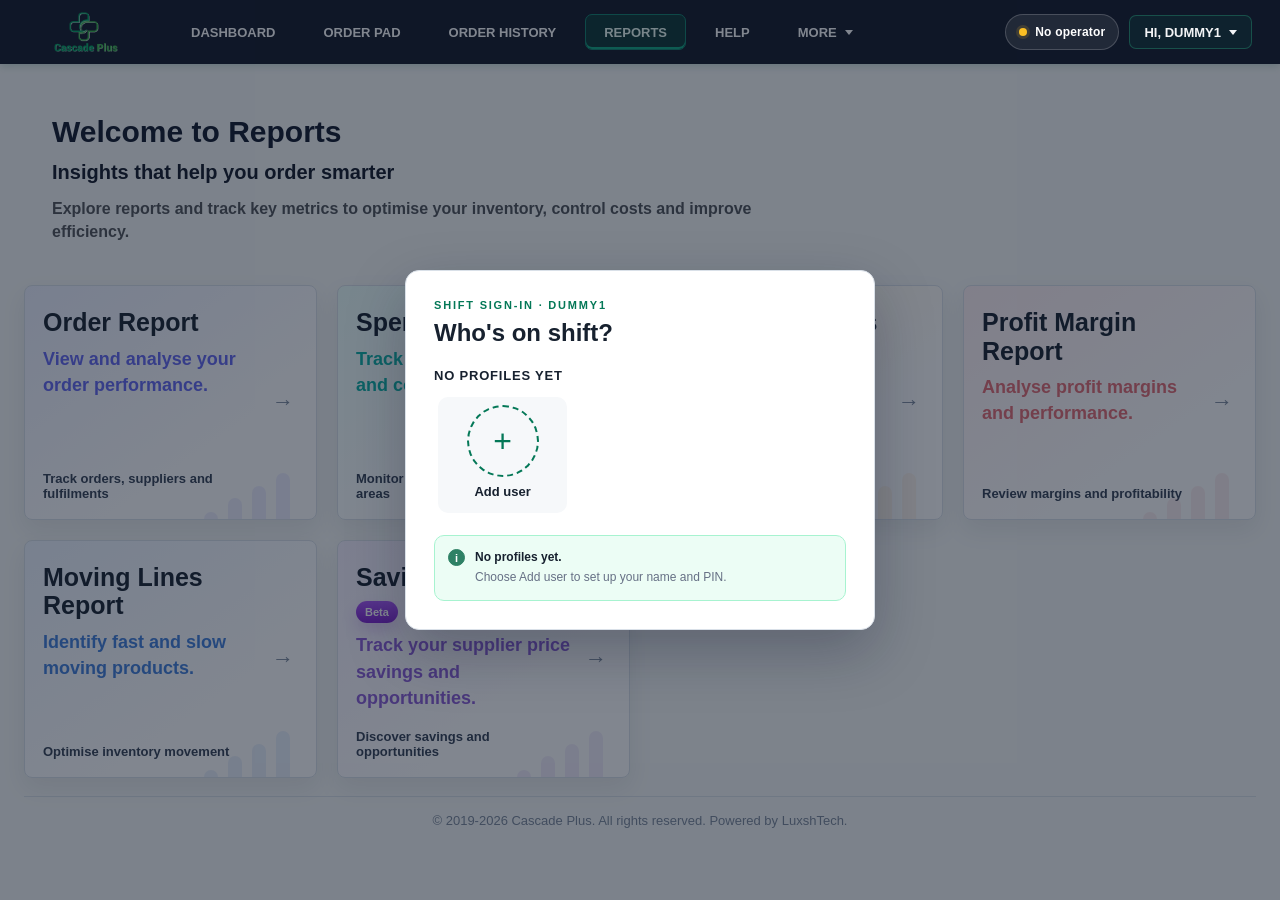
<file: report.html>
<!doctype html>
<html lang="en">

<head>
    <meta charset="utf-8" />
    <meta name="viewport" content="width=device-width, initial-scale=1" />
    <title>CASCADE Reports</title>
    <style>
        :root {
            --green: #047857;
            --green-dark: #065f46;
            --green-soft: #ecfdf5;
            --ink: #17212f;
            --muted: #667085;
            --line: #d9e0e8;
            --soft: #f6f8fa;
            --app-bg: #f6f8f7;
            --panel: #ffffff;
            --red: #e5485d;
            --amber: #f8b133;
            --blue: #0688c7;
            --teal: #06b5bd;
            --shadow: 0 14px 34px rgba(23, 33, 47, 0.12);
            font-family: "Segoe UI", Arial, sans-serif;
        }

        * {
            box-sizing: border-box;
        }

        [hidden] {
            display: none !important;
        }

        body {
            margin: 0;
            min-width: 320px;
            color: var(--ink);
            background: var(--app-bg);
            background-attachment: fixed;
            background-size: cover;
            background-position: center bottom;
        }

        button,
        input {
            font: inherit;
        }

        button {
            cursor: pointer;
        }

        .app-shell {
            min-height: 100vh;
        }

        .topbar {
            min-height: 64px;
            display: grid;
            grid-template-columns: auto minmax(0, 1fr) auto;
            align-items: center;
            gap: 22px;
            padding: 0 24px;
            color: #fff;
            background: #111827;
            box-shadow: 0 2px 8px rgba(6, 95, 70, 0.2);
        }

        .brand {
            display: inline-flex;
            align-items: center;
        }

        .brand-logo {
            width: auto;
            height: 48px;
            max-width: 124px;
            object-fit: contain;
        }

        .main-nav {
            display: flex;
            align-items: flex-end;
            gap: 8px;
            align-self: stretch;
            overflow: visible;
        }

        .main-nav a,
        .main-nav button,
        .profile-button {
            min-height: 44px;
            border: 0;
            border-radius: 8px 8px 0 0;
            padding: 0 16px;
            display: inline-flex;
            align-items: center;
            justify-content: center;
            color: #fff;
            background: transparent;
            font-size: 13px;
            font-weight: 800;
            text-decoration: none;
            text-transform: uppercase;
            text-align: center;
            white-space: nowrap;
        }

        .main-nav a.active,
        .main-nav a:hover,
        .main-nav button.active,
        .main-nav button:hover,
        .nav-more.active>.more-toggle,
        .nav-more:hover>.more-toggle,
        .nav-more:focus-within>.more-toggle {
            color: var(--green);
            background: #fff;
        }

        .main-nav a.active,
        .main-nav button.active,
        .nav-more.active {
            position: relative;
            margin-top: 12px;
        }

        .nav-more {
            position: relative;
            display: inline-flex;
            align-items: flex-end;
        }

        .more-toggle {
            gap: 8px;
        }

        .more-toggle::after {
            content: "";
            width: 0;
            height: 0;
            border-left: 4px solid transparent;
            border-right: 4px solid transparent;
            border-top: 5px solid currentColor;
        }

        .more-menu {
            position: absolute;
            top: calc(100% - 1px);
            left: 0;
            z-index: 30;
            min-width: 178px;
            display: none;
            flex-direction: column;
            gap: 4px;
            padding: 8px;
            border-radius: 0 0 8px 8px;
            background: #fff;
            box-shadow: 0 16px 34px rgba(15, 23, 42, 0.2);
        }

        .nav-more:hover .more-menu,
        .nav-more:focus-within .more-menu {
            display: flex;
        }

        .main-nav .more-menu a {
            min-height: 38px;
            border-radius: 6px;
            margin-top: 0;
            padding: 0 12px;
            color: var(--ink);
            background: transparent;
        }

        .main-nav .more-menu a:hover,
        .main-nav .more-menu a:focus-visible {
            color: #fff;
            background: var(--green);
        }

        .profile-button {
            min-height: 36px;
            gap: 8px;
            border-radius: 999px;
            border: 1px solid rgba(255, 255, 255, 0.16);
            color: #fff;
            background: rgba(255, 255, 255, 0.12);
        }

        .profile-button::after {
            content: "";
            width: 8px;
            height: 8px;
            border-right: 1.5px solid currentColor;
            border-bottom: 1.5px solid currentColor;
            transform: translateY(-2px) rotate(45deg);
        }

        .account-menu {
            position: relative;
            justify-self: end;
        }

        .account-dropdown {
            position: absolute;
            top: calc(100% + 8px);
            right: 0;
            z-index: 60;
            width: min(232px, calc(100vw - 24px));
            display: none;
            flex-direction: column;
            padding: 8px 0;
            border-radius: 8px;
            color: rgba(255, 255, 255, 0.9);
            background: #0f1726;
            box-shadow: 0 12px 24px rgba(15, 23, 42, 0.28);
        }

        .account-menu.is-open .account-dropdown {
            display: flex;
        }

        .account-dropdown::before {
            content: "";
            position: absolute;
            top: -9px;
            right: 18px;
            width: 18px;
            height: 18px;
            background: #0f1726;
            border-radius: 3px 0 0 0;
            transform: rotate(45deg);
        }

        .account-menu-item {
            min-height: 50px;
            display: flex;
            align-items: center;
            gap: 16px;
            border: 0;
            padding: 0 16px;
            color: rgba(255, 255, 255, 0.86);
            background: transparent;
            font-size: 12px;
            font-weight: 700;
            letter-spacing: 1.8px;
            text-align: left;
            text-transform: uppercase;
        }

        .account-menu-item:hover,
        .account-menu-item:focus-visible {
            color: #fff;
            background: rgba(255, 255, 255, 0.06);
            outline: 0;
        }

        .account-menu-item svg {
            width: 22px;
            height: 22px;
            flex: 0 0 auto;
            stroke: currentColor;
            stroke-width: 1.6;
            stroke-linecap: round;
            stroke-linejoin: round;
            fill: none;
        }

        .account-menu-separator {
            height: 1px;
            margin: 8px 0;
            background: rgba(255, 255, 255, 0.18);
        }

        .workspace {
            width: min(100%, 1580px);
            margin: 0 auto;
            padding: 28px 24px 28px;
        }

        .site-footer {
            margin-top: 18px;
            border-top: 1px solid rgba(217, 224, 232, 0.9);
            padding: 16px 0 0;
            color: #7a879a;
            font-size: 13px;
            text-align: center;
        }

        .insights-card {
            min-height: 150px;
            margin-bottom: 24px;
            border-radius: 8px;
            padding: 18px 28px;
            display: block;
            overflow: hidden;
            background: transparent;
            box-shadow: none;
        }

        .insights-copy .eyebrow {
            margin: 0 0 4px;
            color: #0f172a;
            font-size: 30px;
            font-weight: 700;
            line-height: 1.45;
            text-transform: none;
        }

        .insights-copy h2 {
            max-width: 560px;
            margin: 0 0 10px;
            color: #111827;
            font-size: 20px;
            font-weight: 700;
            line-height: 1.45;
            letter-spacing: 0;
        }

        .insights-copy p {
            max-width: 750px;
            margin: 0;
            color: #4f5257;
            font-size: 16px;
            font-weight: 600;
            line-height: 1.45;
        }

        .reports-grid {
            display: grid;
            grid-template-columns: repeat(4, minmax(220px, 1fr));
            gap: 20px;
        }

        .reports-grid.list-view {
            grid-template-columns: 1fr;
        }

        .report-card {
            position: relative;
            min-height: 142px;
            border: 1px solid var(--line);
            border-radius: 8px;
            padding: 22px 54px 18px 18px;
            display: flex;
            flex-direction: column;
            justify-content: space-between;
            gap: 18px;
            overflow: hidden;
            color: inherit;
            background: linear-gradient(145deg, var(--tint, #f3fffb), #fff 66%);
            box-shadow: 0 10px 24px rgba(23, 33, 47, 0.08);
            text-align: left;
            transition:
                transform 180ms ease,
                box-shadow 180ms ease,
                border-color 180ms ease,
                background-color 180ms ease;
        }

        .report-card::after {
            content: "";
            position: absolute;
            right: 26px;
            bottom: -6px;
            width: 14px;
            height: 52px;
            opacity: .1;
            background: var(--accent);
            border-radius: 8px 8px 0 0;
            box-shadow: -24px 13px 0 0 var(--accent),
                -48px 25px 0 0 var(--accent),
                -72px 39px 0 0 var(--accent);
        }

        .report-card:hover,
        .report-card:focus-visible {
            border-color: #10b981;
            box-shadow: 0 14px 34px rgba(4, 120, 87, 0.12);
            outline: 0;
            transform: translateY(-3px);
        }

        .report-card:focus-visible {
            border-color: #047857;
            box-shadow: 0 0 0 3px rgba(4, 120, 87, 0.14), 0 14px 34px rgba(4, 120, 87, 0.12);
        }

        .report-card.theme-blue {
            --accent: #3f7edb;
            --tint: #eef5ff;
        }

        .report-card.theme-indigo {
            --accent: #6366f1;
            --tint: #eef2ff;
        }

        .report-card.theme-teal {
            --accent: #0cb2a6;
            --tint: #ecfffb;
        }

        .report-card.theme-red {
            --accent: #e36b73;
            --tint: #fff1f4;
        }

        .report-card.theme-amber {
            --accent: #f0ad4e;
            --tint: #fff7e8;
        }

        .report-card.theme-violet {
            --accent: #8b5cd6;
            --tint: #f5f0ff;
        }

        .report-content {
            min-width: 0;
            display: flex;
            flex-direction: column;
            justify-content: center;
        }

        .report-title-row {
            display: flex;
            align-items: center;
            gap: 10px;
            flex-wrap: wrap;
            margin-bottom: 9px;
        }

        .report-title {
            display: block;
            margin: 0;
            color: #17212f;
            font-size: 25px;
            font-weight: 700;
            line-height: 1.15;
        }

        .beta-chip {
            min-height: 22px;
            border-radius: 999px;
            padding: 0 9px;
            display: inline-flex;
            align-items: center;
            color: #fff;
            background: linear-gradient(180deg, #a855f7 0%, #7e22ce 100%);
            box-shadow: 0 8px 16px rgba(126, 34, 206, 0.18);
            font-size: 11px;
            font-weight: 600;
            line-height: 1;
        }

        .report-content p {
            max-width: 280px;
            margin: 0;
            color: var(--accent);
            font-size: 18px;
            font-weight: 700;
            line-height: 1.45;
        }

        .report-card-arrow {
            position: absolute;
            right: 22px;
            top: 50%;
            transform: translateY(-50%);
            color: #64748b;
            font-size: 22px;
            font-weight: 800;
            line-height: 1;
            opacity: 0.85;
            transition: transform 180ms ease, color 180ms ease, opacity 180ms ease;
            z-index: 2;
        }

        .report-card:hover .report-card-arrow,
        .report-card:focus-visible .report-card-arrow {
            transform: translate(4px, -50%);
            color: #047857;
            opacity: 1;
        }

        .report-card-note {
            min-height: 0;
            border-radius: 8px;
            padding: 0;
            display: flex;
            align-items: center;
            color: #344054;
            background: transparent;
            font-size: 13px;
            font-weight: 600;
        }

        .empty-state {
            min-height: 150px;
            border: 1px dashed var(--line);
            border-radius: 8px;
            display: grid;
            place-items: center;
            padding: 30px;
            color: var(--muted);
            background: #fff;
            text-align: center;
            font-weight: 700;
        }

        .toast-region {
            position: fixed;
            right: 22px;
            bottom: 22px;
            z-index: 100;
            display: grid;
            gap: 10px;
        }

        .toast {
            max-width: 320px;
            border-radius: 8px;
            padding: 12px 14px;
            color: #fff;
            background: #111827;
            box-shadow: 0 14px 34px rgba(17, 24, 39, 0.24);
            font-size: 13px;
            font-weight: 800;
            transition: opacity 180ms ease, transform 180ms ease;
        }

        @media (max-width: 1200px) {
            .insights-card {
                padding: 18px 24px;
            }

            .reports-grid {
                grid-template-columns: repeat(2, minmax(220px, 1fr));
            }

        }

        @media (max-width: 900px) {
            .topbar {
                grid-template-columns: 1fr;
                padding: 12px 16px 0;
            }

            .main-nav {
                overflow-x: auto;
            }

            .insights-card {
                padding: 28px;
            }

            .insights-copy h2 {
                max-width: 100%;
                font-size: 14px;
            }

        }

        @media (max-width: 640px) {
            .workspace {
                padding: 22px 16px 34px;
            }

            .insights-card {
                padding: 22px;
            }

            .insights-copy h2 {
                font-size: 13px;
            }

            .insights-copy p {
                font-size: 14px;
            }

            .reports-grid {
                grid-template-columns: 1fr;
            }

            .report-card {
                gap: 18px;
                padding: 18px 48px 18px 18px;
                min-height: 136px;
            }

            .report-title {
                font-size: 17px;
            }

            .report-content p {
                max-width: none;
                font-size: 14px;
            }

            .beta-chip {
                min-height: 22px;
                padding: 0 9px;
                font-size: 11px;
            }
        }
    </style>
    <link rel="stylesheet" href="navigation.css" />
</head>

<body>
    <div class="app-shell">
        <header class="topbar">
            <a class="brand" href="index.html" aria-label="CASCADE home">
                <img class="brand-logo" src="logo.png" alt="CASCADE Plus" />
            </a>
            <nav class="main-nav" aria-label="Primary">
                <a href="Dashboard.html">Dashboard</a>
                <a href="index.html">Order Pad</a>
                <a href="history.html">Order History</a>
                <a class="active" href="report.html" aria-current="page">Reports</a>
                <a href="help.html">Help</a>
                <div class="nav-more">
                    <button class="more-toggle" type="button" aria-haspopup="true" aria-expanded="false">More</button>
                    <div class="more-menu" role="menu">
                        <a href="pending.html" role="menuitem">Pending Order</a>
                        <a href="outofstock.html" role="menuitem">Out Of Stock</a>
                        <a href="settings.html" role="menuitem">Settings</a>
                    </div>
                </div>
            </nav>
            <div class="account-menu">
                <button class="profile-button" type="button" aria-haspopup="true" aria-expanded="false">HI,
                    DUMMY1</button>
                <div class="account-dropdown" role="menu">
                    <button class="account-menu-item" type="button" role="menuitem">
                        <svg viewBox="0 0 24 24" aria-hidden="true">
                            <path d="M3 11.5 12 4l9 7.5"></path>
                            <path d="M5.5 10.5V20h13v-9.5"></path>
                            <path d="M9.5 17h5"></path>
                            <path d="M9 14h2"></path>
                            <path d="M13 14h2"></path>
                        </svg>
                        Reset Password
                    </button>
                    <span class="account-menu-separator" aria-hidden="true"></span>
                    <button class="account-menu-item" type="button" role="menuitem">
                        <svg viewBox="0 0 24 24" aria-hidden="true">
                            <circle cx="7.5" cy="16.5" r="3"></circle>
                            <path d="m10 14 7.5-7.5"></path>
                            <path d="m15.5 8.5 2 2"></path>
                            <path d="m18 6 2 2"></path>
                        </svg>
                        Log Out
                    </button>
                </div>
            </div>
        </header>

        <main class="workspace">
            <section class="insights-card" aria-labelledby="insightsTitle">
                <div class="insights-copy">
                    <h1 class="eyebrow" id="insightsTitle">Welcome to Reports</h1>
                    <h2>Insights that help you order smarter</h2>
                    <p>Explore reports and track key metrics to optimise your inventory, control costs and improve
                        efficiency.</p>
                </div>

            </section>

            <section class="reports-grid" id="reportsGrid" aria-label="Available reports">
                <button class="report-card theme-indigo" type="button" data-report="order-report"
                    data-search="order report order performance">
                    <span class="report-content">
                        <span class="report-title-row"><span class="report-title">Order Report</span></span>
                        <p>View and analyse your order performance.</p>
                    </span>
                    <span class="report-card-note">Track orders, suppliers and fulfilments</span>
                    <span class="report-card-arrow" aria-hidden="true">&rarr;</span>
                </button>

                <button class="report-card theme-teal" type="button" data-report="spend"
                    data-search="spend spending trends cost analysis">
                    <span class="report-content">
                        <span class="report-title-row"><span class="report-title">Spend Report</span></span>
                        <p>Track spending trends and cost analysis.</p>
                    </span>
                    <span class="report-card-note">Monitor expenditure and cost areas</span>
                    <span class="report-card-arrow" aria-hidden="true">&rarr;</span>
                </button>

                <button class="report-card theme-amber" type="button" data-report="out-of-stock"
                    data-search="order exceptions report out of stock items availability supplier responses unavailable restricted unprocessed">
                    <span class="report-content">
                        <span class="report-title-row"><span class="report-title">Order Exceptions Report</span></span>
                        <p>Review supplier responses and take the next step.</p>
                    </span>
                    <span class="report-card-note">Track unavailable, restricted and unprocessed order lines.</span>
                    <span class="report-card-arrow" aria-hidden="true">&rarr;</span>
                </button>

                <button class="report-card theme-red" type="button" data-report="profit-margin"
                    data-search="profit margin profit margins performance">
                    <span class="report-content">
                        <span class="report-title-row"><span class="report-title">Profit Margin Report</span></span>
                        <p>Analyse profit margins and performance.</p>
                    </span>
                    <span class="report-card-note">Review margins and profitability</span>
                    <span class="report-card-arrow" aria-hidden="true">&rarr;</span>
                </button>

                <button class="report-card theme-blue" type="button" data-report="moving-lines"
                    data-search="moving lines fast slow moving products">
                    <span class="report-content">
                        <span class="report-title-row"><span class="report-title">Moving Lines Report</span></span>
                        <p>Identify fast and slow moving products.</p>
                    </span>
                    <span class="report-card-note">Optimise inventory movement</span>
                    <span class="report-card-arrow" aria-hidden="true">&rarr;</span>
                </button>

                <button class="report-card theme-violet" type="button" data-report="savings-report"
                    data-search="savings report supplier price savings opportunities new">
                    <span class="report-content">
                        <span class="report-title-row"><span class="report-title">Savings Report</span><span
                                class="beta-chip">Beta</span></span>
                        <p>Track your supplier price savings and opportunities.</p>
                    </span>
                    <span class="report-card-note">Discover savings and opportunities</span>
                    <span class="report-card-arrow" aria-hidden="true">&rarr;</span>
                </button>
            </section>

            <section class="empty-state" id="emptyState" hidden>
                <span>No reports match your search.</span>
            </section>
            <footer class="site-footer">© 2019-2026 Cascade Plus. All rights reserved. Powered by LuxshTech.</footer>
        </main>
    </div>

    <div class="toast-region" id="toastRegion" aria-live="polite" aria-atomic="true"></div>

    <script src="account-menu.js"></script>
    <script>
        const toastRegion = document.querySelector("#toastRegion");
        const reportCards = Array.from(document.querySelectorAll("[data-report]"));

        function toast(message) {
            const node = document.createElement("div");
            node.className = "toast";
            node.textContent = message;
            toastRegion.appendChild(node);
            window.setTimeout(() => {
                node.style.opacity = "0";
                node.style.transform = "translateY(-8px)";
                window.setTimeout(() => node.remove(), 180);
            }, 2400);
        }

        reportCards.forEach((card) => {
            card.addEventListener("click", () => {
                if (card.dataset.report === "order-report") {
                    window.location.href = "Order_Report.html";
                    return;
                }
                if (card.dataset.report === "spend") {
                    window.location.href = "spend_report.html";
                    return;
                }
                if (card.dataset.report === "out-of-stock") {
                    window.location.href = "oosreport.html";
                    return;
                }
                if (card.dataset.report === "profit-margin") {
                    window.location.href = "profit.html";
                    return;
                }
                if (card.dataset.report === "savings-report") {
                    window.location.href = "savings.html";
                    return;
                }
                if (card.dataset.report === "moving-lines") {
                    window.location.href = "moving.html";
                    return;
                }
                const title = card.querySelector(".report-title").textContent;
                toast(`${title} will open here once the report is ready.`);
            });
        });
    </script>
</body>

</html>
</file>
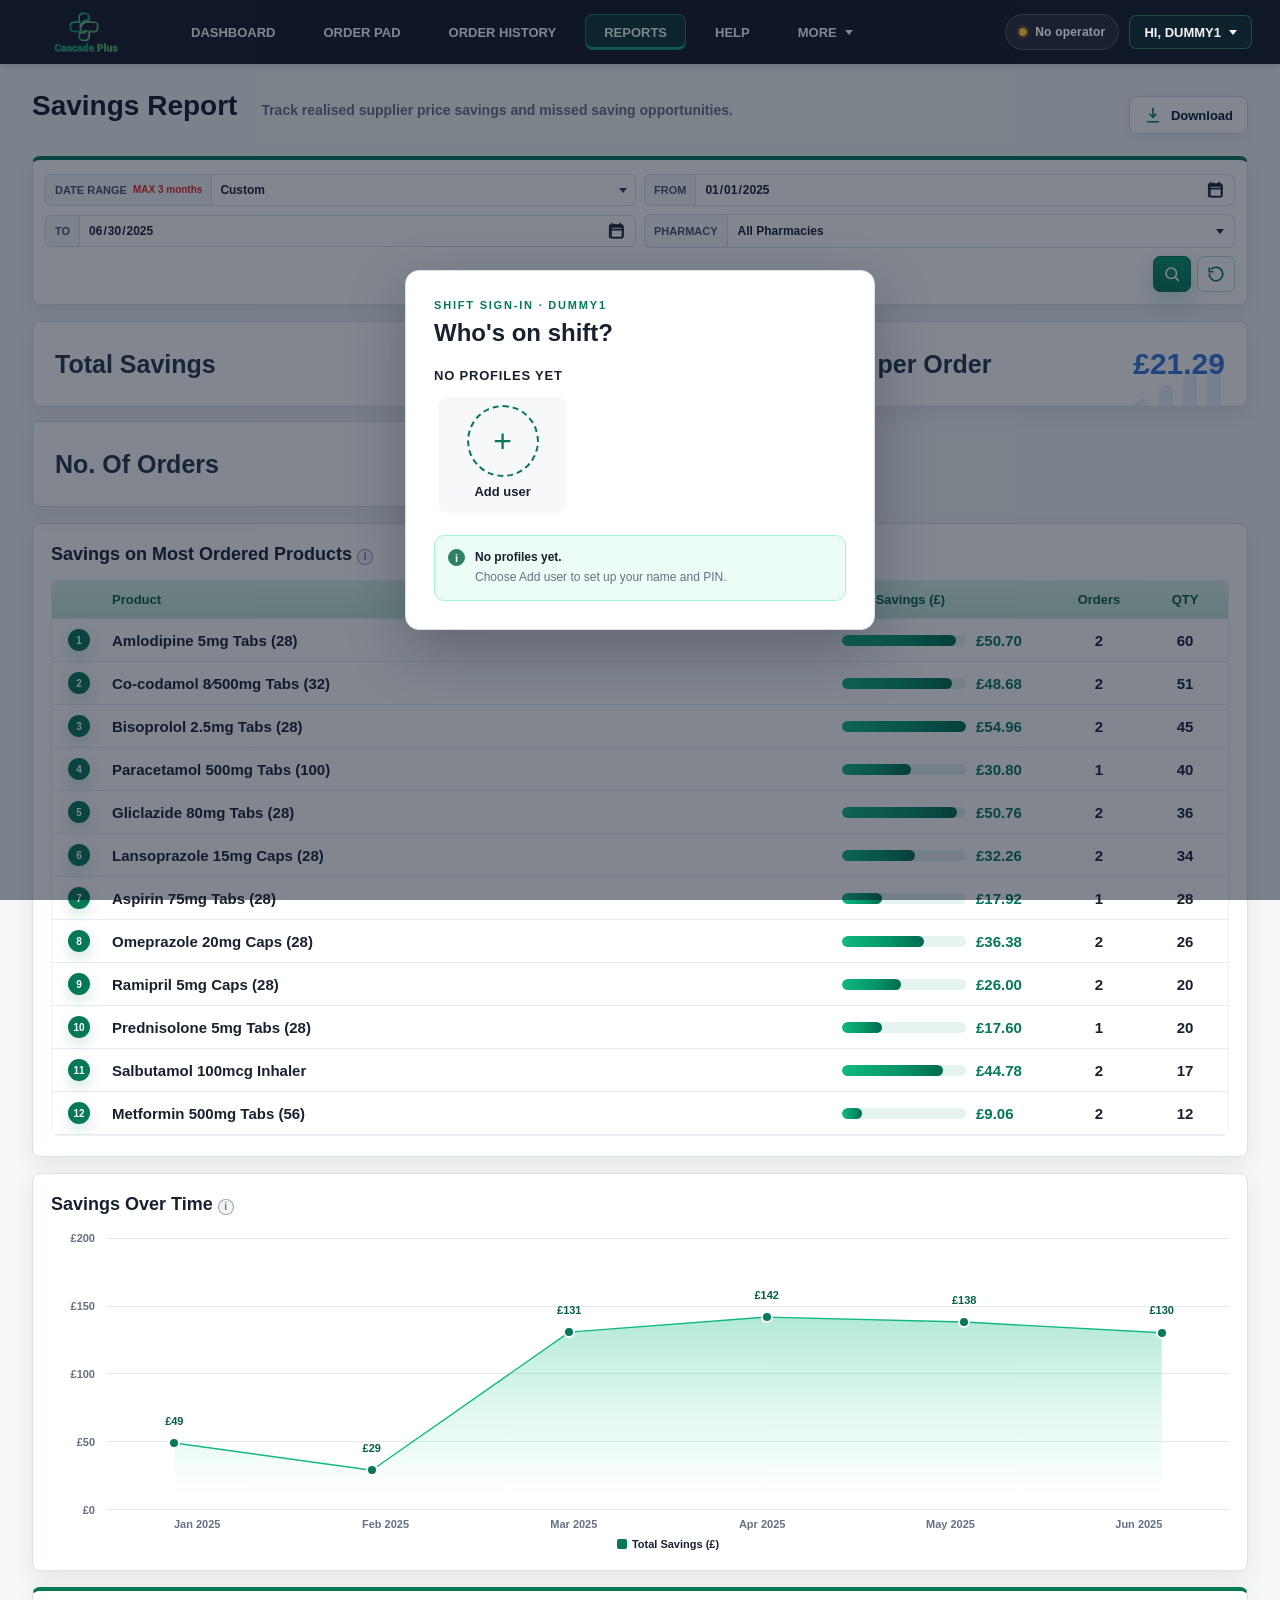
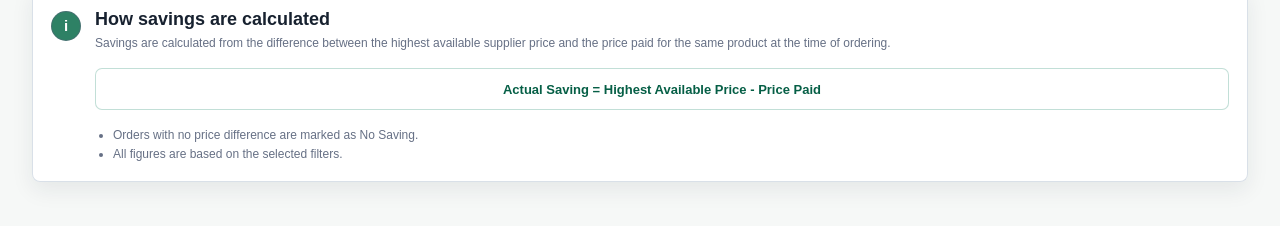
<file: savings.html>
<!doctype html>
<html lang="en">

<head>
    <meta charset="utf-8" />
    <meta name="viewport" content="width=device-width, initial-scale=1" />
    <title>CASCADE Savings Report</title>
    <link rel="stylesheet" href="styles.css" />
    <style>
        :root {
            --green: #047857;
            --green-dark: #065f46;
            --green-soft: #ecfdf5;
            --ink: #17212f;
            --muted: #667085;
            --line: #d9e0e8;
            --soft: #f6f8fa;
            --panel: #ffffff;
            --red: #dc2626;
            --amber: #d97706;
            --teal: #0e7490;
            --shadow: 0 14px 34px rgba(23, 33, 47, 0.1);
            font-family: "Segoe UI", Arial, sans-serif;
        }

        * {
            box-sizing: border-box;
        }

        [hidden] {
            display: none !important;
        }

        body {
            margin: 0;
            min-width: 320px;
            color: var(--ink);
            background: #f6f8f7;
            background-attachment: fixed;
            background-size: cover;
            background-position: center bottom;
        }

        button,
        input,
        select {
            font: inherit;
        }

        button {
            cursor: pointer;
        }

        button:focus-visible,
        input:focus-visible,
        select:focus-visible {
            outline: 3px solid rgba(4, 120, 87, 0.22);
            outline-offset: 2px;
        }

        .workspace {
            max-width: 1600px;
            margin: 0 auto;
            padding: 26px;
        }

        .heading-row {
            display: flex;
            justify-content: space-between;
            align-items: flex-start;
            gap: 18px;
            margin-bottom: 1px;
        }

        .page-heading {
            display: flex;
            align-items: baseline;
            gap: 24px;
        }

        .page-heading h1 {
            margin: 0;
            color: #111827;
            font-size: 28px;
            font-weight: 600;
            line-height: 1.15;
        }

        .page-heading p {
            margin: 0;
            color: var(--muted);
            font-size: 14px;
            font-weight: 600
        }

        .primary-button,
        .secondary-button,
        .icon-filter-button {
            min-height: 38px;
            border-radius: 7px;
            font-weight: 800;
        }

        .primary-button {
            border: 0;
            padding: 0 16px;
            color: #fff;
            background: var(--green);
        }

        .primary-button:hover {
            background: var(--green-dark);
        }

        .secondary-button {
            border: 1px solid var(--line);
            padding: 0 14px;
            color: var(--ink);
            background: #fff;
        }

        .icon-filter-button {
            width: 40px;
            min-width: 40px;
            padding: 0;
            display: inline-grid;
            place-items: center;
            font-size: 17px;
        }

        .savings-report-view {
            display: grid;
            gap: 16px;
        }

        .savings-kpi-card,
        .savings-chart-card,
        .savings-methodology-box {
            border: 1px solid var(--line);
            border-radius: 8px;
            background: var(--panel);
            box-shadow: var(--shadow);
        }

        .savings-filter-bar {
            display: grid;
            grid-template-columns: minmax(340px, 1.15fr) minmax(195px, .7fr) minmax(195px, .7fr) minmax(360px, 1.3fr) auto;
            gap: 8px;
            align-items: center;
            margin-bottom: 0;
            padding: 14px 12px 12px;
            border: 1px solid var(--line);
            border-radius: 8px;
            background: #fff;
            box-shadow: var(--shadow);
        }

        .field {
            min-width: 0;
            display: grid;
            grid-template-columns: max-content minmax(0, 1fr);
            gap: 0;
        }

        .field>span:first-child,
        .field-label {
            min-height: 30px;
            display: inline-flex;
            align-items: center;
            border: 1px solid var(--line);
            border-right: 0;
            border-radius: 6px 0 0 6px;
            padding: 0 9px;
            color: #344054;
            background: #f8fafc;
            font-size: 11px;
            font-weight: 600;
            white-space: nowrap;
        }

        .control {
            min-height: 30px;
            border: 1px solid var(--line);
            border-radius: 0 6px 6px 0;
            display: grid;
            grid-template-columns: auto minmax(0, 1fr) auto;
            align-items: center;
            gap: 6px;
            padding: 0 8px;
            color: #344054;
            background: #fff;
            font-size: 12px;
            font-weight: 600;
        }

        .control input,
        .control select {
            width: 100%;
            min-width: 0;
            min-height: 28px;
            border: 0;
            outline: 0;
            color: var(--ink);
            background: transparent;
            font-weight: 600;
        }

        .select-wrap {
            grid-template-columns: minmax(0, 1fr) auto;
        }

        .select-wrap select {
            appearance: none;
        }

        .select-wrap::after,
        .multi-select-toggle::after {
            content: "";
            width: 0;
            height: 0;
            border-left: 4px solid transparent;
            border-right: 4px solid transparent;
            border-top: 5px solid currentColor;
        }

        .date-wrap {
            grid-template-columns: minmax(0, 1fr);
            position: relative;
            padding: 0 34px 0 8px;
        }

        .date-wrap input[type="date"] {
            display: block;
            width: 100%;
            min-width: 0;
            padding: 0;
            color-scheme: light;
            cursor: pointer;
        }

        .date-wrap::after {
            content: "";
            position: absolute;
            top: 50%;
            right: 10px;
            width: 16px;
            height: 16px;
            transform: translateY(-50%);
            pointer-events: none;
            background: center / 16px 16px no-repeat url("data:image/svg+xml,%3Csvg xmlns='http://www.w3.org/2000/svg' width='16' height='16' viewBox='0 0 24 24' fill='none' stroke='%2317212f' stroke-width='2.4' stroke-linecap='round' stroke-linejoin='round'%3E%3Crect x='3' y='4' width='18' height='18' rx='2'/%3E%3Cpath d='M16 2v4M8 2v4M3 10h18'/%3E%3C/svg%3E");
        }

        .date-wrap input[type="date"]::-webkit-calendar-picker-indicator {
            position: absolute;
            top: 50%;
            right: 8px;
            width: 20px;
            height: 20px;
            margin: 0;
            transform: translateY(-50%);
            cursor: pointer;
            opacity: 0;
        }

        .filter-label-row {
            display: inline-flex;
            align-items: center;
            gap: 6px;
        }

        .range-limit-note {
            color: var(--red);
            font-size: 10px;
            font-weight: 900;
            line-height: 1;
            text-transform: none;
            white-space: nowrap;
        }

        .custom-date-range {
            display: contents;
        }

        .custom-date-range[hidden] {
            display: none !important;
        }

        .filter-actions {
            display: flex;
            grid-column: 5;
            grid-row: 1;
            justify-content: flex-end;
            gap: 6px;
        }

        .icon-filter-button {
            width: 34px;
            min-width: 34px;
            height: 30px;
            min-height: 30px;
            border-radius: 6px;
            display: inline-grid;
            place-items: center;
            padding: 0;
            font-size: 17px;
            line-height: 1;
        }

        .multi-select {
            position: relative;
            min-width: 0;
            display: flex;
            align-items: center;
        }

        .multi-select-toggle {
            width: auto;
            max-width: 100%;
            min-height: 28px;
            border: 0;
            padding: 0;
            display: inline-flex;
            align-items: center;
            justify-content: flex-start;
            gap: 6px;
            color: var(--ink);
            background: transparent;
            text-align: left;
            font-weight: 600;
        }

        .savings-filter-bar .multi-select-toggle span {
            color: var(--ink);
            font-size: 12px;
            font-weight: 600;
            text-transform: none;
        }

        .multi-select-menu {
            position: absolute;
            z-index: 20;
            top: calc(100% + 4px);
            left: 0;
            width: min(320px, 100vw - 48px);
            max-height: 280px;
            overflow-y: auto;
            border: 1px solid var(--line);
            border-radius: 7px;
            padding: 6px;
            background: #fff;
            box-shadow: 0 14px 30px rgba(17, 24, 39, 0.16);
        }

        .multi-select-option {
            display: flex !important;
            align-items: center;
            gap: 9px !important;
            min-height: 34px;
            border-radius: 5px;
            padding: 6px 8px;
            cursor: pointer;
        }

        .multi-select-option:hover,
        .multi-select-option[aria-selected="true"] {
            background: var(--green-soft);
        }

        .multi-select-option input {
            width: 16px;
            height: 16px;
            margin: 0;
            accent-color: var(--green);
        }

        .savings-filter-bar .multi-select-option span {
            color: var(--ink);
            font-size: 14px;
            font-weight: 500;
            text-transform: none;
        }

        .savings-kpi-grid {
            display: grid;
            grid-template-columns: repeat(3, minmax(220px, 1fr));
            gap: 14px;
        }

        .savings-kpi-card {
            position: relative;
            display: grid;
            grid-template-columns: minmax(0, 1fr) auto;
            align-items: center;
            gap: 18px;
            min-height: 86px;
            overflow: hidden;
            padding: 18px 22px;
            border-left: 1px solid var(--line);
            background: linear-gradient(145deg, var(--tint, #f3fffb), #fff 66%);
        }

        .savings-kpi-card::after {
            content: "";
            position: absolute;
            right: 26px;
            bottom: -6px;
            width: 14px;
            height: 52px;
            opacity: .1;
            background: var(--accent, var(--green));
            border-radius: 8px 8px 0 0;
            box-shadow: -24px 13px 0 0 var(--accent, var(--green)),
                -48px 25px 0 0 var(--accent, var(--green)),
                -72px 39px 0 0 var(--accent, var(--green));
        }

        .kpi-copy {
            min-width: 0;
        }

        .kpi-label {
            display: block;
            margin: 0;
            color: #25324a;
            font-size: 25px;
            font-weight: 600;
        }

        .kpi-value {
            display: block;
            overflow: hidden;
            color: var(--accent, var(--green));
            font-size: 30px;
            font-weight: 700;
            white-space: nowrap;
            line-height: 1.2;
            text-overflow: ellipsis;
            text-align: right;
        }

        .savings-analytics-grid {
            display: grid;
            grid-template-columns: minmax(560px, 1.45fr) minmax(390px, 0.9fr);
            align-items: stretch;
            gap: 16px;
        }

        .savings-chart-card {
            min-height: 376px;
            padding: 18px;
            display: flex;
            flex-direction: column;
        }

        .card-heading {
            display: flex;
            align-items: flex-start;
            justify-content: space-between;
            gap: 12px;
            margin-bottom: 14px;
        }

        .card-heading h2,
        .savings-methodology-box h2 {
            margin: 0;
            color: var(--ink);
            font-size: 18px;
            line-height: 1.2;
        }

        .card-heading p {
            margin: 5px 0 0;
            color: var(--muted);
            font-size: 12px;
            font-weight: 600;
        }

        .card-heading select {
            min-height: 34px;
            border: 1px solid var(--line);
            border-radius: 7px;
            padding: 0 10px;
            color: var(--muted);
            background: #fff;
        }

        .info-icon {
            width: 19px;
            height: 19px;
            display: inline-grid;
            place-items: center;
            border-radius: 999px;
            color: var(--green);
            background: var(--green-soft);
            font-size: 12px;
            font-weight: 900;
        }

        .small-info {
            width: 16px;
            height: 16px;
            color: var(--muted);
            background: #f3f4f6;
            font-size: 10px;
        }

        .methodology-info-icon {
            width: 30px;
            height: 30px;
            align-self: start;
            margin-top: 2px;
            color: #ffffff;
            background: #2e8165;
            font-size: 15px;
            line-height: 1;
        }

        .top-products-grid {
            overflow: hidden;
            border: 1px solid #edf0f4;
            border-radius: 8px;
            background: #fff;
        }

        .top-products-table {
            width: 100%;
            border-collapse: collapse;
            table-layout: fixed;
        }

        .top-products-table th {
            height: 38px;
            padding: 0 16px;
            color: var(--green-dark);
            background: linear-gradient(180deg, #d8f3e6 0%, #c3ead9 100%);
            font-size: 13px;
            font-weight: 700;
            text-align: left;
            white-space: nowrap;
        }

        .top-products-table th.numeric,
        .top-products-table td.numeric {
            text-align: right;
        }

        .top-products-table th.center,
        .top-products-table td.center {
            text-align: center;
        }

        .top-products-table td {
            padding: 10px 16px;
            border-top: 1px solid #e5e7eb;
            color: var(--ink);
            font-size: 15px;
            font-weight: 600;
            vertical-align: middle;
        }

        .top-products-table .rank-col {
            width: 44px;
        }

        .top-products-table .savings-col {
            width: 230px;
        }

        .top-products-table .number-col {
            width: 86px;
        }

        .top-product-row {
            transition: background 140ms ease;
        }

        .top-product-row:hover td {
            background: #f8fffc;
        }

        .top-product-rank {
            width: 22px;
            height: 22px;
            display: inline-flex;
            align-items: center;
            justify-content: center;
            border-radius: 999px;
            color: #fff;
            background: linear-gradient(135deg, var(--green), var(--green-dark));
            box-shadow: 0 6px 14px rgba(4, 120, 87, 0.18);
            font-size: 10px;
            font-weight: 700;
        }

        .top-product-name {
            display: block;
            overflow: hidden;
            color: var(--ink);
            font-size: 15px;
            font-weight: 600;
            line-height: 1.3;
            text-overflow: ellipsis;
            white-space: nowrap;
        }

        .top-product-saving-cell {
            display: grid;
            grid-template-columns: minmax(72px, 1fr) minmax(64px, auto);
            gap: 10px;
            align-items: center;
        }

        .top-product-saving-track {
            height: 11px;
            overflow: hidden;
            border-radius: 999px;
            background: #e5f4ef;
        }

        .top-product-saving-fill {
            display: block;
            height: 100%;
            border-radius: inherit;
            background: linear-gradient(90deg, #10b981 0%, #059669 55%, #006b4f 100%);
        }

        .top-product-saving {
            color: var(--ink);
            font-size: 15px;
            font-weight: 600;
            white-space: nowrap;
        }

        .top-product-tile {
            min-width: 0;
            min-height: 78px;
            display: grid;
            grid-template-columns: 34px minmax(0, 1fr) minmax(86px, auto);
            gap: 10px;
            align-items: center;
            border: 1px solid var(--line);
            border-radius: 8px;
            padding: 10px 12px;
            color: var(--ink);
            background: #fff;
            box-shadow: 0 8px 20px rgba(17, 24, 39, 0.04);
        }

        .top-products-empty {
            grid-column: 1 / -1;
            min-height: 220px;
            display: grid;
            place-content: center;
            justify-items: center;
            gap: 8px;
            border: 1px dashed #cbd5e1;
            border-radius: 8px;
            padding: 18px;
            color: var(--muted);
            text-align: center;
        }

        .skeleton-line {
            display: block;
            height: 12px;
            border-radius: 999px;
            background: linear-gradient(90deg, #eef2f7, #f8fafc, #eef2f7);
            background-size: 200% 100%;
            animation: skeletonPulse 1.2s linear infinite;
        }

        .skeleton-line.wide {
            width: 100%;
        }

        .skeleton-line.short {
            width: 68%;
        }

        @keyframes skeletonPulse {
            from {
                background-position: 200% 0;
            }

            to {
                background-position: -200% 0;
            }
        }

        .vertical-chart {
            flex: 1;
            min-height: 320px;
            display: flex;
            flex-direction: column;
            padding-top: 8px;
        }

        .chart-stage-row {
            flex: 1;
            min-height: 250px;
            display: grid;
            grid-template-columns: 44px minmax(0, 1fr);
            align-items: stretch;
            gap: 12px;
        }

        .chart-y-axis {
            position: relative;
            display: block;
            height: 100%;
            color: var(--muted);
            font-size: 11px;
            font-weight: 700;
        }

        .chart-y-axis span {
            position: absolute;
            right: 0;
            transform: translateY(-50%);
        }

        .grid-lines {
            position: absolute;
            inset: 0;
            display: block;
            pointer-events: none;
        }

        .grid-lines span {
            position: absolute;
            left: 0;
            width: 100%;
            border-top: 1px solid #e5e7eb;
        }

        .line-chart-stage {
            position: relative;
            z-index: 1;
            min-width: 0;
            height: 100%;
            border-bottom: 1px solid #d1d5db;
        }

        .line-chart-svg {
            position: absolute;
            inset: 0;
            width: 100%;
            height: 100%;
            overflow: visible;
        }

        .line-chart-svg .line-area {
            fill: url(#savingsAreaGradient);
        }

        .line-chart-svg .line-path {
            fill: none;
            stroke: #10b981;
            stroke-width: 1.4;
            stroke-linecap: round;
            stroke-linejoin: round;
            vector-effect: non-scaling-stroke;
        }

        .line-chart-dot {
            position: absolute;
            z-index: 2;
            width: 8px;
            height: 8px;
            border-radius: 999px;
            background: var(--green);
            box-shadow: 0 0 0 2px rgba(255, 255, 255, 0.95);
            transform: translate(-50%, -50%);
        }

        .line-chart-value {
            position: absolute;
            z-index: 2;
            color: var(--green-dark);
            font-size: 11px;
            font-weight: 900;
            line-height: 1;
            white-space: nowrap;
            transform: translate(-50%, -100%);
        }

        .line-chart-x-axis {
            display: grid;
            gap: 8px;
            margin-left: 56px;
            padding-top: 8px;
            color: var(--muted);
            font-size: 11px;
            font-weight: 800;
            text-align: center;
        }

        .chart-legend {
            display: flex;
            justify-content: center;
            align-items: center;
            gap: 14px;
            margin-left: 56px;
            margin-top: 8px;
            color: var(--ink);
            font-size: 11px;
            font-weight: 800;
        }

        .chart-legend span {
            display: inline-flex;
            align-items: center;
            gap: 5px;
        }

        .legend-swatch {
            width: 10px;
            height: 10px;
            border-radius: 2px;
        }

        .legend-swatch.savings {
            background: var(--green);
        }

        .savings-methodology-box {
            display: grid;
            grid-template-columns: 28px minmax(240px, 1fr) minmax(360px, 1.25fr) minmax(260px, 0.9fr);
            gap: 16px;
            align-items: center;
            padding: 18px;
            background: linear-gradient(135deg, #fff, var(--green-soft));
        }

        .savings-methodology-box p {
            margin: 5px 0 0;
            color: var(--muted);
            font-size: 12px;
            line-height: 1.4;
        }

        .formula-list {
            display: grid;
            gap: 8px;
        }

        .formula-pill {
            display: flex;
            justify-content: center;
            align-items: center;
            min-height: 42px;
            border: 1px solid rgba(4, 120, 87, 0.24);
            border-radius: 7px;
            padding: 8px 14px;
            color: var(--green-dark);
            background: #fff;
            font-size: 13px;
            text-align: center;
        }

        .savings-methodology-box ul {
            margin: 0;
            padding-left: 18px;
            color: var(--muted);
            font-size: 12px;
            line-height: 1.55;
        }

        .toast-region {
            position: fixed;
            z-index: 80;
            top: 18px;
            right: 18px;
            display: grid;
            gap: 10px;
        }

        .toast {
            width: min(360px, calc(100vw - 36px));
            border-left: 4px solid var(--green);
            border-radius: 8px;
            padding: 13px 15px;
            background: #fff;
            box-shadow: var(--shadow);
            font-weight: 800;
        }

        @media (max-width: 1280px) {
            .savings-kpi-grid {
                grid-template-columns: repeat(2, minmax(0, 1fr));
            }

            .savings-filter-bar {
                grid-template-columns: repeat(2, minmax(0, 1fr));
            }

            .filter-actions {
                grid-column: 1 / -1;
                grid-row: auto;
                align-self: end;
                justify-content: flex-end;
            }

            .savings-analytics-grid {
                grid-template-columns: 1fr;
            }

            .savings-methodology-box {
                grid-template-columns: 28px 1fr;
            }

            .formula-list,
            .savings-methodology-box ul {
                grid-column: 2;
            }
        }

        @media (max-width: 760px) {
            .workspace {
                padding: 18px 12px;
            }

            .heading-row,
            .savings-report-header {
                flex-direction: column;
                align-items: stretch;
            }

            .savings-filter-bar,
            .savings-kpi-grid,
            .savings-analytics-grid {
                grid-template-columns: 1fr;
            }

            .vertical-chart {
                min-height: 320px;
            }

            .custom-date-range,
            .top-products-grid {
                grid-template-columns: 1fr;
            }

            .filter-actions button,
            .report-actions button {
                width: 100%;
            }

            .savings-methodology-box {
                grid-template-columns: 1fr;
            }

            .formula-list,
            .savings-methodology-box ul {
                grid-column: auto;
            }
        }

        /* Unified report styling: aligned with Order Report */
        .workspace {
            width: min(100%, 1760px);
            margin: 0 auto;
            padding: 26px 32px 44px;
        }

        .heading-row {
            display: flex;
            align-items: center;
            justify-content: space-between;
            gap: 20px;
            margin-bottom: 16px;
        }

        .page-heading {
            display: flex;
            align-items: baseline;
            gap: 24px;
        }

        .page-heading h1 {
            margin: 0;
            color: #111827;
            font-size: 28px;
            font-weight: 600;
            line-height: 1.15;
        }

        .page-heading p {
            margin: 0;
            color: var(--muted);
            font-size: 14px;
            font-weight: 600;
        }

        .download-toggle {
            min-height: 38px;
            display: inline-flex;
            align-items: center;
            gap: 9px;
            border: 1px solid var(--line);
            border-radius: 7px;
            padding: 0 13px;
            color: var(--ink);
            background: #fff;
            font-size: 13px;
            font-weight: 700;
            box-shadow: 0 4px 12px rgba(23, 33, 47, 0.05);
        }

        .download-toggle .icon,
        .filter-panel .icon,
        .green-button .icon,
        .soft-button .icon {
            width: 18px;
            height: 18px;
            stroke-width: 2;
        }

        .download-toggle .icon {
            color: var(--green);
        }

        .filter-panel,
        .table-panel,
        .savings-filter-bar,
        .savings-kpi-card,
        .savings-chart-card,
        .savings-methodology-box {
            border: 1px solid var(--line);
            border-radius: 8px;
            background: #fff;
            box-shadow: var(--shadow);
        }

        .filter-panel,
        .savings-filter-bar {
            margin-bottom: 0;
            padding: 14px 12px 12px;
        }

        .filter-grid,
        .savings-filter-bar {
            gap: 8px;
            align-items: center;
        }

        .field {
            min-width: 0;
            display: grid;
            grid-template-columns: max-content minmax(0, 1fr);
            gap: 0;
        }

        .field>span:first-child,
        .field-label {
            min-height: 30px;
            display: inline-flex;
            align-items: center;
            border: 1px solid var(--line);
            border-right: 0;
            border-radius: 6px 0 0 6px;
            padding: 0 9px;
            color: #344054;
            background: #f8fafc;
            font-size: 11px;
            font-weight: 600;
            white-space: nowrap;
        }

        .control {
            min-height: 30px;
            border: 1px solid var(--line);
            border-radius: 0 6px 6px 0;
            display: grid;
            grid-template-columns: auto minmax(0, 1fr) auto;
            align-items: center;
            gap: 6px;
            padding: 0 8px;
            color: #344054;
            background: #fff;
            box-shadow: none;
            font-size: 12px;
            font-weight: 600;
        }

        .control input,
        .control select {
            width: 100%;
            min-width: 0;
            min-height: 28px;
            border: 0;
            outline: 0;
            color: var(--ink);
            background: transparent;
            font-weight: 600;
        }

        .select-wrap {
            grid-template-columns: minmax(0, 1fr) auto;
        }

        .select-wrap select {
            appearance: none;
        }

        .date-wrap {
            grid-template-columns: minmax(0, 1fr);
            padding-right: 6px;
        }

        .date-wrap input[type="date"] {
            color-scheme: light;
            cursor: pointer;
        }

        .date-wrap input[type="date"]::-webkit-calendar-picker-indicator {
            width: 18px;
            height: 18px;
            margin-left: 6px;
            cursor: pointer;
            opacity: 0.85;
        }

        .filter-actions {
            display: flex;
            justify-content: flex-end;
            gap: 6px;
        }

        .soft-button,
        .green-button,
        .icon-button,
        .icon-filter-button {
            width: 34px;
            min-width: 34px;
            height: 30px;
            min-height: 30px;
            border-radius: 6px;
            display: inline-flex;
            align-items: center;
            justify-content: center;
            padding: 0;
            font-weight: 700;
        }

        .soft-button,
        .icon-button,
        .secondary-button.icon-filter-button {
            border: 1px solid var(--line);
            color: var(--green-dark);
            background: var(--green-soft);
        }

        .green-button,
        .primary-button.icon-filter-button {
            border: 1px solid var(--green);
            color: #fff;
            background: linear-gradient(180deg, #06966f 0%, #047857 100%);
            box-shadow: 0 10px 20px rgba(4, 120, 87, 0.22);
        }

        .table-panel {
            padding: 8px 10px 10px;
            overflow: hidden;
        }

        .table-toolbar {
            min-height: 34px;
            display: flex;
            align-items: center;
            justify-content: space-between;
            gap: 10px;
            margin-bottom: 6px;
        }

        .entries-control,
        .entries-row label {
            display: inline-flex;
            align-items: center;
            gap: 8px;
            color: #061a33;
            font-size: 13px;
            font-weight: 600;
        }

        .entries-control select,
        .entries-row select {
            min-width: 66px;
            min-height: 28px;
            border: 2px solid #111827;
            border-radius: 6px;
            padding: 0 8px;
            color: #061a33;
            background: #fff;
            font-weight: 600;
        }

        table {
            width: 100%;
            border-collapse: collapse;
            font-size: 14px;
        }

        thead th,
        .savings-details-table th {
            height: 38px;
            padding: 0 16px;
            color: var(--green-dark);
            background: linear-gradient(180deg, #d8f3e6 0%, #c3ead9 100%);
            font-size: 13px;
            font-weight: 700;
            text-align: left;
            white-space: nowrap;
        }

        tbody td,
        .savings-details-table td {
            height: 36px;
            border-bottom: 1px solid #e7ecf2;
            padding: 0 16px;
            color: #17212f;
            background: #fff;
            font-size: 14px;
            font-weight: 500;
            white-space: nowrap;
            vertical-align: middle;
        }

        tbody tr:nth-child(odd) td {
            background: #fff;
        }

        tbody tr:hover td,
        tbody tr:hover,
        .savings-details-table tbody tr:hover td {
            background: #f8fffc;
        }

        .num,
        td.num,
        th.num,
        .numeric {
            text-align: right !important;
            font-variant-numeric: tabular-nums;
        }

        .table-footer {
            min-height: 48px;
            display: flex;
            align-items: center;
            justify-content: space-between;
            gap: 18px;
            padding: 10px 2px 0;
            color: #344054;
            font-size: 14px;
            font-weight: 600;
        }

        .pagination {
            display: flex;
            align-items: center;
            justify-content: flex-end;
            gap: 7px;
        }

        .pagination button,
        .page-button {
            min-width: 32px;
            min-height: 30px;
            border: 1px solid var(--line);
            border-radius: 6px;
            color: #17212f;
            background: #fff;
            font-size: 13px;
            font-weight: 800;
        }

        .pagination button.active,
        .page-button.active {
            border-color: var(--green);
            color: #fff;
            background: var(--green);
            box-shadow: none;
        }

        .pagination button:not(:disabled):hover,
        .page-button:not(:disabled):hover {
            color: #fff;
            background: var(--green);
        }

        @media (max-width: 760px) {
            .workspace {
                padding: 22px 16px 34px;
            }

            .heading-row,
            .page-heading,
            .table-footer {
                align-items: flex-start;
                flex-direction: column;
                gap: 8px;
            }

            .filter-grid,
            .savings-filter-bar {
                grid-template-columns: 1fr !important;
            }
        }

        /* Savings report consistency refinements */
        .download-toggle {
            min-height: 38px;
            border: 1px solid #cfd8e3;
            border-radius: 7px;
            color: #061a33;
            background: #fff;
            box-shadow: 0 6px 16px rgba(23, 33, 47, 0.06);
        }

        .download-toggle:hover,
        .download-toggle:focus-visible {
            border-color: #10b981;
            color: var(--green);
            outline: 0;
        }

        .savings-filter-bar {
            border-top: 4px solid var(--green);
            background: rgba(255, 255, 255, 0.96);
            box-shadow: 0 8px 22px rgba(23, 33, 47, 0.08);
        }

        .field>span:first-child,
        .field-label {
            color: #475467;
            background: #f8fafc;
            font-weight: 700;
        }

        .control,
        .multi-select-toggle {
            min-height: 32px;
        }

        .primary-button.icon-filter-button {
            width: 38px;
            min-width: 38px;
            height: 36px;
            min-height: 36px;
            border-radius: 7px;
            display: inline-flex;
            align-items: center;
            justify-content: center;
            color: #fff;
            background: linear-gradient(180deg, #06966f 0%, #047857 100%);
            box-shadow: 0 10px 20px rgba(4, 120, 87, 0.18);
        }

        .secondary-button,
        .secondary-button.icon-filter-button {
            border: 1px solid #b7dfd3;
            color: var(--green);
            background: #fff;
        }

        .secondary-button.icon-filter-button {
            width: 38px;
            min-width: 38px;
            height: 36px;
            min-height: 36px;
            border-radius: 7px;
            display: inline-flex;
            align-items: center;
            justify-content: center;
        }

        .filter-actions .icon-filter-button .icon {
            width: 18px;
            height: 18px;
            display: block;
            fill: none;
            stroke: currentColor;
            stroke-width: 2.2;
            stroke-linecap: round;
            stroke-linejoin: round;
        }

        .multi-select-menu {
            width: min(260px, calc(100vw - 48px));
            max-height: 260px;
            padding: 6px;
            border-radius: 8px;
            background: #fff;
        }

        .multi-select-option {
            min-height: 34px;
            display: grid !important;
            grid-template-columns: 18px minmax(0, 1fr);
            gap: 10px !important;
            align-items: center;
            border-radius: 6px;
            padding: 7px 8px;
            background: transparent;
        }

        .multi-select-option:hover,
        .multi-select-option[aria-selected="true"] {
            background: #ecfdf5;
        }

        .multi-select-option input {
            width: 16px;
            height: 16px;
            margin: 0;
            accent-color: var(--green);
        }

        .savings-filter-bar .multi-select-option span {
            color: #061a33;
            font-size: 13px;
            font-weight: 600;
            line-height: 1.25;
            text-transform: none;
        }

        .savings-kpi-card,
        .savings-chart-card,
        .savings-methodology-box {
            border: 1px solid var(--line);
            border-radius: 8px;
            background: rgba(255, 255, 255, 0.97);
            box-shadow: 0 8px 22px rgba(23, 33, 47, 0.08);
        }

        .savings-kpi-card {
            grid-template-columns: minmax(0, 1fr) auto;
            align-items: center;
            gap: 18px;
            min-height: 86px;
            padding: 18px 22px;
            border-left: 1px solid var(--line);
            transition: border-color 160ms ease, box-shadow 160ms ease, transform 160ms ease;
        }

        .savings-kpi-card .kpi-label {
            margin: 0;
        }

        .savings-kpi-card .kpi-value {
            text-align: right;
        }

        .savings-kpi-card::after {
            opacity: 0.1;
        }

        .savings-kpi-card:hover {
            border-color: #b7dfd3;
            box-shadow: 0 12px 28px rgba(4, 120, 87, 0.1);
            transform: translateY(-1px);
        }

        .savings-kpi-card.teal,
        .savings-kpi-card.amber {
            border-left-color: var(--line);
        }

        .savings-chart-card {
            padding: 20px 18px;
        }

        .top-product-tile {
            border: 1px solid #d9e0e8;
            border-radius: 8px;
            background: #fff;
            box-shadow: none;
        }

        .top-product-rank {
            background: var(--green);
        }

        .top-product-saving {
            color: var(--green);
        }

        .savings-methodology-box {
            border-top: 4px solid var(--green);
        }

        .savings-details-table th {
            height: 39px;
            background: linear-gradient(180deg, #d8f3e6 0%, #bdebd8 100%);
        }

        .savings-details-table td {
            height: 37px;
        }

        .heading-row .download-toggle {
            min-height: 38px;
            border: 1px solid #cfd8e3;
            border-radius: 7px;
            padding: 0 14px;
            display: inline-flex;
            align-items: center;
            justify-content: center;
            gap: 9px;
            color: #061a33;
            background: #fff;
            font-size: 13px;
            font-weight: 800;
            line-height: 1;
            box-shadow: 0 6px 16px rgba(23, 33, 47, 0.06);
        }

        .heading-row .download-toggle .icon {
            width: 18px;
            height: 18px;
            display: block;
            color: var(--green);
            fill: none;
            stroke: currentColor;
            stroke-width: 2.2;
            stroke-linecap: round;
            stroke-linejoin: round;
        }

        .pharmacy-filter-field .control {
            grid-template-columns: minmax(0, 1fr);
            padding: 0 10px;
        }

        .pharmacy-filter-field .multi-select,
        .pharmacy-filter-field .multi-select-toggle {
            width: 100%;
            min-width: 0;
        }

        .pharmacy-filter-field .multi-select-toggle {
            display: grid;
            grid-template-columns: minmax(0, 1fr) auto;
            justify-content: stretch;
            gap: 8px;
        }

        .pharmacy-filter-field .multi-select-toggle span {
            overflow: hidden;
            text-overflow: ellipsis;
            white-space: nowrap;
        }
    </style>
    <link rel="stylesheet" href="navigation.css" />
</head>

<body>
    <div class="app-shell">
        <header class="topbar">
            <a class="brand" href="index.html" aria-label="CASCADE home">
                <img class="brand-logo" src="logo.png" alt="CASCADE Plus" />
            </a>
            <nav class="main-nav" aria-label="Primary">
                <a href="Dashboard.html">Dashboard</a>
                <a href="index.html">Order Pad</a>
                <a href="history.html">Order History</a>
                <a class="active" href="report.html" aria-current="page">Reports</a>
                <a href="help.html">Help</a>
                <div class="nav-more">
                    <button class="more-toggle" type="button" aria-haspopup="true" aria-expanded="false">More</button>
                    <div class="more-menu" role="menu">
                        <a href="pending.html" role="menuitem">Pending Order</a>
                        <a href="outofstock.html" role="menuitem">Out Of Stock</a>
                        <a href="settings.html" role="menuitem">Settings</a>
                    </div>
                </div>
            </nav>
            <div class="account-menu">
                <button class="profile-button" type="button" aria-haspopup="true" aria-expanded="false">HI,
                    DUMMY1</button>
                <div class="account-dropdown" role="menu">
                    <button class="account-menu-item" type="button" role="menuitem">
                        <svg viewBox="0 0 24 24" aria-hidden="true">
                            <path d="M3 11.5 12 4l9 7.5"></path>
                            <path d="M5.5 10.5V20h13v-9.5"></path>
                            <path d="M9.5 17h5"></path>
                        </svg>
                        Reset Password
                    </button>
                    <span class="account-menu-separator" aria-hidden="true"></span>
                    <button class="account-menu-item" type="button" role="menuitem">
                        <svg viewBox="0 0 24 24" aria-hidden="true">
                            <circle cx="7.5" cy="16.5" r="3"></circle>
                            <path d="m10 14 7.5-7.5"></path>
                            <path d="m15.5 8.5 2 2"></path>
                        </svg>
                        Log Out
                    </button>
                </div>
            </div>
        </header>

        <main class="workspace">
            <div class="heading-row">
                <section class="page-heading" aria-labelledby="savingsReportTitle">
                    <h1 id="savingsReportTitle">Savings Report</h1>
                    <p>Track realised supplier price savings and missed saving opportunities.</p>
                </section>
                <div class="download-menu">
                    <button class="download-toggle" id="exportSavingsReport" type="button" aria-label="Export CSV">
                        <svg class="icon" viewBox="0 0 24 24" aria-hidden="true">
                            <path d="M12 3v12"></path>
                            <path d="m8 11 4 4 4-4"></path>
                            <path d="M5 21h14"></path>
                        </svg>
                        Download
                    </button>
                </div>
            </div>

            <section class="savings-report-view" aria-labelledby="savingsReportTitle">
                <form class="savings-filter-bar" id="savingsFilterBar">
                    <label class="field">
                        <span class="filter-label-row">Date Range <small class="range-limit-note"
                                id="customRangeLimitNote">MAX 3 months</small></span>
                        <span class="control select-wrap">
                            <select id="dateRangeFilter">
                                <option>Today</option>
                                <option>Yesterday</option>
                                <option>7 Days</option>
                                <option>This Month</option>
                                <option>Previous Month</option>
                                <option selected>Custom</option>
                            </select>
                        </span>
                    </label>
                    <div class="custom-date-range" id="customDateRange">
                        <label class="field">
                            <span>From</span>
                            <span class="control date-wrap"><input id="customDateFrom" type="date"
                                    value="2025-01-01" /></span>
                        </label>
                        <label class="field">
                            <span>To</span>
                            <span class="control date-wrap"><input id="customDateTo" type="date"
                                    value="2025-06-30" /></span>
                        </label>
                    </div>
                    <label class="field pharmacy-filter-field">
                        <span>Pharmacy</span>
                        <span class="control">
                            <div class="multi-select" id="pharmacyFilter">
                                <button class="multi-select-toggle" id="pharmacyFilterToggle" type="button"
                                    aria-haspopup="listbox" aria-expanded="false"><span id="pharmacyFilterSummary">All
                                        Pharmacies</span></button>
                                <div class="multi-select-menu" id="pharmacyFilterMenu" role="listbox"
                                    aria-multiselectable="true" hidden></div>
                            </div>
                        </span>
                    </label>
                    <div class="filter-actions">
                        <button class="primary-button icon-filter-button" type="submit" title="Apply Filters"
                            aria-label="Apply Filters">
                            <svg class="icon" viewBox="0 0 24 24" aria-hidden="true">
                                <circle cx="11" cy="11" r="7"></circle>
                                <path d="m16.5 16.5 4 4"></path>
                            </svg>
                        </button>
                        <button class="secondary-button icon-filter-button" id="resetSavingsFilters" type="button"
                            title="Reset Filters" aria-label="Reset Filters">
                            <svg class="icon" viewBox="0 0 24 24" aria-hidden="true">
                                <path d="M3 12a9 9 0 1 0 3-6.7"></path>
                                <path d="M3 4v5h5"></path>
                            </svg>
                        </button>
                    </div>
                </form>

                <section class="savings-kpi-grid" id="savingsKpis" aria-label="Savings KPIs"></section>

                <section class="savings-analytics-grid" aria-label="Savings analytics">
                    <article class="savings-chart-card top-products-card">
                        <div class="card-heading top-products-heading">
                            <div>
                                <h2>Savings on Most Ordered Products <span class="info-icon small-info"
                                        title="Products are ranked by total quantity ordered for the selected filters and date range."
                                        aria-label="Products are ranked by total quantity ordered for the selected filters and date range.">i</span>
                                </h2>
                            </div>
                        </div>
                        <div class="top-products-grid" id="topProductsGrid" aria-live="polite"></div>
                    </article>

                    <article class="savings-chart-card savings-over-time-card">
                        <div class="card-heading">
                            <h2>Savings Over Time <span class="info-icon small-info"
                                    title="Shows total savings trend across the selected date period."
                                    aria-label="Shows total savings trend across the selected date period.">i</span>
                            </h2>
                        </div>
                        <div class="vertical-chart" id="savingsOverTimeChart" role="img" aria-label="Savings chart">
                        </div>
                    </article>
                </section>

                <section class="savings-methodology-box">
                    <span class="info-icon methodology-info-icon" aria-hidden="true">i</span>
                    <div>
                        <h2>How savings are calculated</h2>
                        <p>Savings are calculated from the difference between the highest available supplier price and
                            the price paid for the same product at the time of ordering.</p>
                    </div>
                    <div class="formula-list">
                        <strong class="formula-pill">Actual Saving = Highest Available Price - Price Paid</strong>
                    </div>
                    <ul>
                        <li>Orders with no price difference are marked as No Saving.</li>
                        <li>All figures are based on the selected filters.</li>
                    </ul>
                </section>
            </section>
        </main>
    </div>

    <div class="toast-region" id="toastRegion" aria-live="polite" aria-atomic="true"></div>
    <script src="account-menu.js"></script>
    <script>const savingsRows = [
            ["2025-06-30", "ORD-250628-001", "Pharmacy A", "Atorvastatin 20mg Tabs (28)", "1234567", "Generic", "Alliance", 4, 2.1, 3.25],
            ["2025-06-30", "ORD-250627-014", "Pharmacy B", "Metformin 500mg Tabs (56)", "2345678", "Insulin product", "AAH", 6, 1.35, 2.1],
            ["2025-06-29", "ORD-250625-007", "Pharmacy C", "Citalopram 20mg Tabs (28)", "7890123", "Controlled drug", "B&S", 2, 1.45, 1.2],
            ["2025-06-24", "ORD-250624-002", "Pharmacy B", "Vitamin D3 1000iu Tabs (90)", "8901234", "Food", "Lexon", 1, 1.42, 1.98],
            ["2025-06-21", "ORD-250621-019", "Pharmacy A", "Ramipril 5mg Caps (28)", "3456789", "Generic", "Alliance", 10, 0.82, 2.04],
            ["2025-06-19", "ORD-250619-011", "Pharmacy D", "Salbutamol 100mcg Inhaler", "4567890", "Branded", "Phoenix", 8, 1.95, 4.6],
            ["2025-06-17", "ORD-250617-022", "Pharmacy E", "Omeprazole 20mg Caps (28)", "5678901", "Specials", "AAH", 12, 0.94, 2.35],
            ["2025-06-13", "ORD-250613-018", "Pharmacy C", "Amoxicillin 500mg Caps (21)", "6789012", "Cat M drugs", "B&S", 15, 4.95, 3.8],
            ["2025-05-29", "ORD-250529-020", "Pharmacy A", "Bisoprolol 2.5mg Tabs (28)", "3456711", "Generic", "Alliance", 22, 0.72, 1.88],
            ["2025-05-23", "ORD-250523-012", "Pharmacy F", "Lansoprazole 15mg Caps (28)", "9123456", "Specials", "Phoenix", 16, 0.88, 1.76],
            ["2025-05-15", "ORD-250515-004", "Pharmacy B", "Gliclazide 80mg Tabs (28)", "8123456", "Insulin product", "AAH", 18, 1.08, 2.52],
            ["2025-04-30", "ORD-250430-009", "Pharmacy D", "Co-codamol 8/500mg Tabs (32)", "7123456", "Cat M drugs", "Alliance", 25, 1.52, 2.5],
            ["2025-04-18", "ORD-250418-016", "Pharmacy E", "Seretide 250 Evohaler", "6123456", "Branded", "Phoenix", 5, 16.4, 24.1],
            ["2025-03-26", "ORD-250326-006", "Pharmacy F", "Amlodipine 5mg Tabs (28)", "5123456", "Generic", "AAH", 30, 0.64, 1.44],
            ["2025-03-11", "ORD-250311-005", "Pharmacy A", "Insulin Glargine 100u/ml Pen", "4123456", "Insulin product", "Alliance", 7, 18.2, 29.6],
            ["2025-02-22", "ORD-250222-013", "Pharmacy C", "Prednisolone 5mg Tabs (28)", "3123456", "Branded", "B&S", 20, 0.78, 1.66],
            ["2025-02-09", "ORD-250209-017", "Pharmacy D", "Fluoxetine 20mg Caps (30)", "2123456", "Controlled drug", "AAH", 11, 1.12, 2.12],
            ["2025-01-27", "ORD-250127-010", "Pharmacy E", "Aspirin 75mg Tabs (28)", "1123456", "Generic", "Phoenix", 28, 0.41, 1.05],
            ["2025-01-16", "ORD-250116-003", "Pharmacy B", "Senna 7.5mg Tabs (60)", "1023456", "Specials", "Alliance", 14, 1.25, 1.25],
            ["2025-01-08", "ORD-250108-021", "Pharmacy F", "Paracetamol 500mg Tabs (100)", "9023456", "Cat M drugs", "AAH", 40, 1.88, 2.65]
        ].map(([orderDate, orderReference, pharmacy, product, pip, category, supplier, quantity, pricePaid, highestPrice]) => ({
            orderDate,
            orderReference,
            pharmacy,
            product,
            pip,
            category,
            supplier,
            quantity,
            pricePaid,
            highestPrice
        })).map((row, index) => ({ ...row, orderReference: String(329950 + index) }));

        const TOP_ORDERED_PRODUCTS_DISPLAY_LIMIT = 12;

        const baseSavingsRowCount = savingsRows.length;
        for (let index = baseSavingsRowCount; index < 34; index += 1) {
            const source = savingsRows[index % baseSavingsRowCount];
            const date = new Date(`${source.orderDate}T00:00:00`);
            date.setDate(Math.max(1, date.getDate() - Math.floor(index / baseSavingsRowCount)));
            savingsRows.push({
                ...source,
                orderDate: date.toISOString().slice(0, 10),
                orderReference: String(329950 + index),
                quantity: source.quantity + (index % 3),
                pricePaid: typeof source.pricePaid === "number" ? Number((source.pricePaid + (index % 4) * 0.03).toFixed(2)) : source.pricePaid,
                highestPrice: typeof source.highestPrice === "number" ? Number((source.highestPrice + (index % 5) * 0.04).toFixed(2)) : source.highestPrice
            });
        }

        const savingsState = {
            filters: {
                dateRange: "Custom",
                customFrom: "2025-01-01",
                customTo: "2025-06-30",
                pharmacy: ["All Pharmacies"]
            },
            overTimeMetric: "savings",
            topProductsLoading: false,
            rows: []
        };

        const savingsEls = {
            filterBar: document.querySelector("#savingsFilterBar"),
            dateRangeFilter: document.querySelector("#dateRangeFilter"),
            customDateRange: document.querySelector("#customDateRange"),
            customDateFrom: document.querySelector("#customDateFrom"),
            customDateTo: document.querySelector("#customDateTo"),
            customRangeLimitNote: document.querySelector("#customRangeLimitNote"),
            pharmacyFilter: document.querySelector("#pharmacyFilter"),
            pharmacyFilterToggle: document.querySelector("#pharmacyFilterToggle"),
            pharmacyFilterSummary: document.querySelector("#pharmacyFilterSummary"),
            pharmacyFilterMenu: document.querySelector("#pharmacyFilterMenu"),
            kpis: document.querySelector("#savingsKpis"),
            overTimeChart: document.querySelector("#savingsOverTimeChart"),
            topProductsGrid: document.querySelector("#topProductsGrid"),
            toastRegion: document.querySelector("#toastRegion")
        };

        function initSavingsReport() {
            loadSavingsData();
            populateSavingsFilters();
            savingsEls.filterBar.addEventListener("submit", applySavingsFilters);
            document.querySelector("#resetSavingsFilters").addEventListener("click", resetSavingsFilters);
            savingsEls.dateRangeFilter.addEventListener("change", handleDateRangeChange);
            savingsEls.customDateFrom.addEventListener("change", handleCustomDateChange);
            savingsEls.customDateTo.addEventListener("change", handleCustomDateChange);
            savingsEls.pharmacyFilterToggle.addEventListener("click", togglePharmacyFilterMenu);
            savingsEls.pharmacyFilterMenu.addEventListener("change", handlePharmacySelectionChange);
            document.addEventListener("click", closePharmacyFilterOnOutsideClick);
            document.querySelector("#exportSavingsReport").addEventListener("click", exportSavingsReport);
            renderSavingsReport();
        }

        function loadSavingsData() {
            savingsState.rows = savingsRows.map((row, index) => {
                const calculation = calculateRowSaving(row, index);
                return { ...row, ...calculation };
            });
        }

        function calculateRowSaving(row, index = 0) {
            const pricePaid = Number(row.pricePaid);
            const quantity = Number(row.quantity) || 0;
            if (!Number.isFinite(pricePaid)) {
                return {
                    lowestAvailablePrice: 0,
                    highestAvailablePrice: 0,
                    savingPerUnit: 0,
                    totalSaving: 0,
                    status: "No Saving"
                };
            }

            const highestAvailablePrice = Number(Math.max(pricePaid, Number(row.highestPrice) || 0).toFixed(2));
            const lowestAvailablePrice = deriveLowestAvailablePrice(pricePaid, highestAvailablePrice, index);
            const savingPerUnit = Number(Math.max(0, highestAvailablePrice - pricePaid).toFixed(2));
            const totalSaving = Number((savingPerUnit * quantity).toFixed(2));
            const status = totalSaving > 0 ? "Saved" : "No Saving";
            return {
                lowestAvailablePrice,
                highestAvailablePrice,
                savingPerUnit,
                totalSaving,
                status
            };
        }

        function deriveLowestAvailablePrice(pricePaid, highestAvailablePrice, index) {
            const selectedSupplierPosition = index % 4;
            if (selectedSupplierPosition === 0) return Number(pricePaid.toFixed(2));

            const exampleRangeWidth = Math.max(0.02, highestAvailablePrice * (0.05 + selectedSupplierPosition * 0.03));
            const comparisonWindow = Math.min(pricePaid * 0.35, exampleRangeWidth);
            return Number(Math.max(0, pricePaid - comparisonWindow).toFixed(2));
        }

        function populateSavingsFilters() {
            fillPharmacyMultiSelect(uniqueValues("pharmacy"));
        }

        function uniqueValues(key) {
            return [...new Set(savingsRows.map((row) => row[key]))].sort();
        }

        function fillPharmacyMultiSelect(values) {
            savingsEls.pharmacyFilterMenu.innerHTML = [
                pharmacyOptionTemplate("All Pharmacies", true),
                ...values.map((value) => pharmacyOptionTemplate(value, true))
            ].join("");
            updatePharmacyFilterSummary();
        }

        function pharmacyOptionTemplate(value, checked) {
            return `
    <label class="multi-select-option" role="option" aria-selected="${checked ? "true" : "false"}">
      <input type="checkbox" value="${escapeHtml(value)}" ${checked ? "checked" : ""} />
      <span>${escapeHtml(value)}</span>
    </label>
  `;
        }

        function togglePharmacyFilterMenu() {
            const isOpen = !savingsEls.pharmacyFilterMenu.hidden;
            savingsEls.pharmacyFilterMenu.hidden = isOpen;
            savingsEls.pharmacyFilterToggle.setAttribute("aria-expanded", String(!isOpen));
        }

        function closePharmacyFilterOnOutsideClick(event) {
            if (savingsEls.pharmacyFilter.contains(event.target)) return;
            closePharmacyFilterMenu();
        }

        function closePharmacyFilterMenu() {
            savingsEls.pharmacyFilterMenu.hidden = true;
            savingsEls.pharmacyFilterToggle.setAttribute("aria-expanded", "false");
        }

        function handlePharmacySelectionChange(event) {
            if (event.target.type !== "checkbox") return;

            const checkboxes = getPharmacyCheckboxes();
            const allCheckbox = checkboxes.find((checkbox) => checkbox.value === "All Pharmacies");
            const pharmacyCheckboxes = checkboxes.filter((checkbox) => checkbox.value !== "All Pharmacies");

            if (event.target.value === "All Pharmacies") {
                checkboxes.forEach((checkbox) => {
                    checkbox.checked = event.target.checked;
                });
            } else {
                allCheckbox.checked = pharmacyCheckboxes.every((checkbox) => checkbox.checked);
            }

            updatePharmacyOptionStates();
            updatePharmacyFilterSummary();
        }

        function getPharmacyCheckboxes() {
            return [...savingsEls.pharmacyFilterMenu.querySelectorAll('input[type="checkbox"]')];
        }

        function getSelectedPharmacies() {
            const checkboxes = getPharmacyCheckboxes();
            const allSelected = checkboxes.some((checkbox) => checkbox.value === "All Pharmacies" && checkbox.checked);
            if (allSelected) return ["All Pharmacies"];
            return checkboxes
                .filter((checkbox) => checkbox.checked && checkbox.value !== "All Pharmacies")
                .map((checkbox) => checkbox.value);
        }

        function setSelectedPharmacies(values) {
            const selected = new Set(values);
            const selectAll = selected.has("All Pharmacies");
            getPharmacyCheckboxes().forEach((checkbox) => {
                checkbox.checked = selectAll || selected.has(checkbox.value);
            });
            updatePharmacyOptionStates();
            updatePharmacyFilterSummary();
        }

        function updatePharmacyOptionStates() {
            savingsEls.pharmacyFilterMenu.querySelectorAll(".multi-select-option").forEach((option) => {
                const checkbox = option.querySelector('input[type="checkbox"]');
                option.setAttribute("aria-selected", String(checkbox.checked));
            });
        }

        function updatePharmacyFilterSummary() {
            const selected = getSelectedPharmacies();
            const pharmacyCount = getPharmacyCheckboxes().filter((checkbox) => checkbox.value !== "All Pharmacies").length;
            const selectedCount = selected.length === 1 && selected[0] === "All Pharmacies" ? pharmacyCount : selected.length;

            if (selected.length === 1 && selected[0] === "All Pharmacies") {
                savingsEls.pharmacyFilterSummary.textContent = "All Pharmacies";
            } else if (!selected.length) {
                savingsEls.pharmacyFilterSummary.textContent = "Select pharmacies";
            } else if (selected.length === 1) {
                savingsEls.pharmacyFilterSummary.textContent = selected[0];
            } else {
                savingsEls.pharmacyFilterSummary.textContent = `${selectedCount} Pharmacies`;
            }
        }

        function calculateSavingsMetrics(rows = filteredSavingsRows()) {
            const completeRows = rows.filter((row) => typeof row.totalSaving === "number");
            const savedRows = completeRows.filter((row) => row.totalSaving > 0);
            const totalSavings = savedRows.reduce((sum, row) => sum + row.totalSaving, 0);
            return {
                totalSavings,
                averageSavings: savedRows.length ? totalSavings / savedRows.length : 0,
                ordersWithSavings: savedRows.length,
                orderCount: completeRows.length
            };
        }

        function applySavingsFilters(event) {
            event.preventDefault();
            applyCurrentFilterValues();
            renderSavingsReportWithLoading();
            toast("Savings filters applied");
        }

        function applyCurrentFilterValues() {
            savingsState.filters = {
                dateRange: savingsEls.dateRangeFilter.value,
                customFrom: savingsEls.customDateFrom.value,
                customTo: savingsEls.customDateTo.value,
                pharmacy: getSelectedPharmacies()
            };
        }

        function resetSavingsFilters() {
            savingsEls.dateRangeFilter.value = "Custom";
            savingsEls.customDateFrom.value = "2025-01-01";
            savingsEls.customDateTo.value = "2025-06-30";
            setSelectedPharmacies(["All Pharmacies"]);
            closePharmacyFilterMenu();
            savingsState.filters = { dateRange: "Custom", customFrom: "2025-01-01", customTo: "2025-06-30", pharmacy: ["All Pharmacies"] };
            handleDateRangeChange();
            renderSavingsReport();
            toast("Savings filters reset");
        }

        function filteredSavingsRows() {
            return filterSavingsRowsByFilters(savingsState.filters);
        }

        function filterSavingsRowsByFilters(filters) {
            const { dateRange, customFrom, customTo, pharmacy } = filters;
            const [fromDate, toDate] = resolveDateRange(dateRange, customFrom, customTo);
            return savingsState.rows.filter((row) => {
                const orderDate = new Date(`${row.orderDate}T00:00:00`);
                const dateMatch = orderDate >= fromDate && orderDate <= toDate;
                const pharmacyMatch = pharmacy.includes("All Pharmacies") || pharmacy.includes(row.pharmacy);
                return dateMatch && pharmacyMatch;
            });
        }

        function renderSavingsReport() {
            const rows = filteredSavingsRows();
            renderSavingsKpis(rows);
            renderSavingsCharts(rows);
            renderTopOrderedProducts(rows);
        }

        function renderSavingsReportWithLoading() {
            savingsState.topProductsLoading = true;
            renderSavingsReport();
            window.setTimeout(() => {
                savingsState.topProductsLoading = false;
                renderSavingsReport();
            }, 180);
        }

        function renderSavingsKpis(rows = filteredSavingsRows()) {
            const metrics = calculateSavingsMetrics(rows);
            const cards = [
                ["Total Savings", formatCurrency(metrics.totalSavings), "", "#047857", "#f3fffb"],
                ["Average Savings per Order", formatCurrency(metrics.averageSavings), "", "#3575db", "#f4f8ff"],
                ["No. Of Orders", metrics.ordersWithSavings, "teal", "#00a99a", "#f2fffd"]
            ];
            savingsEls.kpis.innerHTML = cards.map(([label, value, tone, accent, tint]) => `
    <article class="savings-kpi-card ${tone}" style="--accent:${accent};--tint:${tint}">
      <div class="kpi-copy">
        <p class="kpi-label">${label}</p>
      </div>
      <strong class="kpi-value">${value}</strong>
    </article>
  `).join("");
        }

        function renderSavingsCharts(rows = filteredSavingsRows()) {
            const overTimeData = getOverTimeChartData(rows, savingsState.filters.dateRange, savingsState.overTimeMetric);
            const maxValue = Math.max(...overTimeData.map((item) => item.savings || 0));
            const axisMax = niceAxisMax(maxValue);
            const yTicks = [axisMax, axisMax * 0.75, axisMax * 0.5, axisMax * 0.25, 0];
            const legend = `<span><span class="legend-swatch savings"></span>Total Savings (&pound;)</span>`;
            const tickPosition = (index) => `${(index / Math.max(yTicks.length - 1, 1)) * 100}%`;
            const points = overTimeData.map((item, index) => {
                const value = Number(item.savings) || 0;
                const x = overTimeData.length === 1 ? 50 : 6 + (index / (overTimeData.length - 1)) * 88;
                const y = 100 - Math.min(100, Math.max(0, (value / axisMax) * 100));
                return { ...item, value, x, y };
            });
            const linePath = points.map((point, index) => `${index ? "L" : "M"} ${point.x.toFixed(2)} ${point.y.toFixed(2)}`).join(" ");
            const areaPath = points.length
                ? `M ${points[0].x.toFixed(2)} 100 L ${points.map((point) => `${point.x.toFixed(2)} ${point.y.toFixed(2)}`).join(" L ")} L ${points[points.length - 1].x.toFixed(2)} 100 Z`
                : "";
            savingsEls.overTimeChart.innerHTML = `
    <div class="chart-stage-row">
      <div class="chart-y-axis" aria-hidden="true">
        ${yTicks.map((tick, index) => `<span style="top:${tickPosition(index)}">${formatAxisTick(tick)}</span>`).join("")}
      </div>
      <div class="line-chart-stage">
        <div class="grid-lines" aria-hidden="true">${yTicks.map((_, index) => `<span style="top:${tickPosition(index)}"></span>`).join("")}</div>
        <svg class="line-chart-svg" viewBox="0 0 100 100" preserveAspectRatio="none" aria-hidden="true">
          <defs>
            <linearGradient id="savingsAreaGradient" x1="0" x2="0" y1="0" y2="1">
              <stop offset="0%" stop-color="#10b981" stop-opacity="0.32"></stop>
              <stop offset="72%" stop-color="#a7f3d0" stop-opacity="0.18"></stop>
              <stop offset="100%" stop-color="#ffffff" stop-opacity="0"></stop>
            </linearGradient>
          </defs>
          <path class="line-area" d="${areaPath}"></path>
          <path class="line-path" d="${linePath}"></path>
        </svg>
        ${points.map((point) => `
          <span class="line-chart-value" style="left:${point.x}%;top:${Math.max(6, point.y - 6)}%">${formatCurrency(point.value, 0)}</span>
          <span class="line-chart-dot" style="left:${point.x}%;top:${point.y}%"></span>
        `).join("")}
      </div>
    </div>
    <div class="line-chart-x-axis" style="grid-template-columns: repeat(${Math.max(points.length, 1)}, minmax(0, 1fr));">
      ${points.map((point) => `<span>${point.label}</span>`).join("")}
    </div>
    <div class="chart-legend">${legend}</div>
  `;
        }

        function calculateTopOrderedProducts(rows = filteredSavingsRows(), limit = TOP_ORDERED_PRODUCTS_DISPLAY_LIMIT) {
            const grouped = new Map();
            rows.forEach((row) => {
                const key = `${row.product}|${row.pip}`;
                const existing = grouped.get(key) || {
                    product: row.product,
                    pip: row.pip,
                    quantity: 0,
                    orderCount: 0,
                    totalSaving: 0,
                    highestSpend: 0
                };
                existing.quantity += Number(row.quantity) || 0;
                existing.orderCount += 1;
                existing.totalSaving += Number(row.totalSaving) || 0;
                existing.highestSpend += (Number(row.highestPrice) || 0) * (Number(row.quantity) || 0);
                grouped.set(key, existing);
            });

            return [...grouped.values()]
                .filter((product) => product.totalSaving > 0)
                .sort((a, b) => b.quantity - a.quantity || b.orderCount - a.orderCount || a.product.localeCompare(b.product))
                .slice(0, limit)
                .map((product, index) => ({ ...product, rank: index + 1, trend: productTrend(index) }));
        }

        function productTrend(index) {
            return [12.5, 8.2, -3.4, 6.8, 1.5, -2.1, 4, 0.5, -1.3, 3.7][index] || 0;
        }

        function renderTopOrderedProducts(rows = filteredSavingsRows()) {
            if (savingsState.topProductsLoading) {
                renderTopProductsLoadingState();
                return;
            }

            const products = calculateTopOrderedProducts(rows, TOP_ORDERED_PRODUCTS_DISPLAY_LIMIT);

            if (!products.length) {
                renderTopProductsEmptyState();
                return;
            }

            const maxSaving = Math.max(...products.map((product) => product.totalSaving), 1);
            savingsEls.topProductsGrid.innerHTML = `
    <table class="top-products-table">
      <thead>
        <tr>
          <th class="rank-col" aria-label="Rank"></th>
          <th>Product</th>
          <th class="savings-col">Total Savings (&pound;)</th>
          <th class="number-col center">Orders</th>
          <th class="number-col center">QTY</th>
        </tr>
      </thead>
      <tbody>
        ${products.map((product) => topProductRowTemplate(product, maxSaving)).join("")}
      </tbody>
    </table>
  `;
        }

        function renderTopProductsLoadingState() {
            savingsEls.topProductsGrid.innerHTML = Array.from({ length: TOP_ORDERED_PRODUCTS_DISPLAY_LIMIT }, (_, index) => `
    <div class="top-product-tile top-products-loading" aria-hidden="true">
      <span class="top-product-rank">${index + 1}</span>
      <span class="skeleton-line wide"></span>
      <span class="skeleton-line short"></span>
    </div>
  `).join("");
        }

        function renderTopProductsEmptyState() {
            savingsEls.topProductsGrid.innerHTML = `
    <div class="top-products-empty">
      <strong>No ordered products found</strong>
      <span>Try changing the date range or pharmacy filter.</span>
      <button class="secondary-button" type="button" id="emptyResetFilters">Reset Filters</button>
    </div>
  `;
            document.querySelector("#emptyResetFilters").addEventListener("click", resetSavingsFilters);
        }

        function topProductRowTemplate(product, maxSaving) {
            const productName = formatProductTileName(product.product);
            const savingAmount = formatCurrency(Math.max(0, product.totalSaving));
            const savingWidth = Math.max(4, (Math.max(0, product.totalSaving) / maxSaving) * 100);
            return `
    <tr class="top-product-row" aria-label="${escapeHtml(product.product)}, ranked ${product.rank}, ${formatNumber(product.quantity)} quantity ordered">
      <td><span class="top-product-rank">${product.rank}</span></td>
      <td><span class="top-product-name">${productName}</span></td>
      <td>
        <span class="top-product-saving-cell">
          <span class="top-product-saving-track" aria-hidden="true">
            <span class="top-product-saving-fill" style="width:${savingWidth}%"></span>
          </span>
          <strong class="top-product-saving">${savingAmount}</strong>
        </span>
      </td>
      <td class="center">${formatNumber(product.orderCount)}</td>
      <td class="center">${formatNumber(product.quantity)}</td>
    </tr>
  `;
        }

        function formatProductTileName(value) {
            return escapeHtml(value)
                .replace(/-/g, "&#8209;")
                .replace(/\//g, "&#8260;");
        }

        function productTrendDisplay(value) {
            const percent = Math.abs(value).toFixed(1);
            if (value > 0) {
                return {
                    text: `&uarr; ${percent}%`,
                    className: "positive",
                    title: `Quantity ordered increased by ${percent}% compared with the previous period.`
                };
            }
            if (value < 0) {
                return {
                    text: `&darr; ${percent}%`,
                    className: "negative",
                    title: `Quantity ordered decreased by ${percent}% compared with the previous period.`
                };
            }
            return {
                text: "No change",
                className: "neutral",
                title: "Quantity ordered is unchanged compared with the previous period."
            };
        }

        function productIconSvg() {
            return '<svg viewBox="0 0 48 48" fill="none" aria-hidden="true"><path d="M18 13h12M20 13V8h8v5M17 17h14l3 5v17a3 3 0 0 1-3 3H17a3 3 0 0 1-3-3V22l3-5Z" stroke-width="3" stroke-linejoin="round"/><path d="M18 28h12v9H18z" stroke-width="2.5" stroke-linejoin="round"/><path d="M21 32.5h6M24 29.5v6" stroke-width="2.5" stroke-linecap="round"/></svg>';
        }

        function orderBagIconSvg() {
            return '<svg viewBox="0 0 24 24" fill="none" aria-hidden="true"><path d="M7 9V7a5 5 0 0 1 10 0v2M5.5 9h13l.8 10.5H4.7L5.5 9Z" stroke="currentColor" stroke-width="1.9" stroke-linejoin="round"/></svg>';
        }

        function productTrendMeta(value) {
            if (value > 0) return { text: `&uarr; ${Math.abs(value).toFixed(1)}%`, className: "positive" };
            if (value < 0) return { text: `&darr; ${Math.abs(value).toFixed(1)}%`, className: "negative" };
            return { text: "No change", className: "neutral" };
        }

        function getOverTimeChartData(rows, range, metric) {
            const [fromDate, toDate] = resolveDateRange(savingsState.filters.dateRange, savingsState.filters.customFrom, savingsState.filters.customTo);
            const valueKeys = ["totalSaving"];
            const series = buildOverTimeSeries(fromDate, toDate, rows, range, valueKeys);
            return series.map((item) => ({
                label: item.label,
                savings: item.totalSaving
            }));
        }

        function buildOverTimeSeries(fromDate, toDate, rows, range, valueKeys) {
            if (range === "Today" || range === "Yesterday") {
                const labels = ["08:00", "10:00", "12:00", "14:00", "16:00", "18:00"];
                return labels.map((label, index) => {
                    const bucketRows = rows.filter((row, rowIndex) => rowIndex % labels.length === index);
                    return overTimeBucket(label, bucketRows, valueKeys);
                });
            }
            if (range === "7 Days") {
                const series = [];
                const cursor = new Date(fromDate);
                while (cursor <= toDate) {
                    const key = cursor.toISOString().slice(0, 10);
                    const label = cursor.toLocaleDateString("en-GB", { weekday: "short" });
                    series.push(overTimeBucket(label, rows.filter((row) => row.orderDate === key), valueKeys));
                    cursor.setDate(cursor.getDate() + 1);
                }
                return series;
            }
            if (range === "This Month" || range === "Previous Month") {
                const series = [];
                const cursor = new Date(fromDate);
                let week = 1;
                while (cursor <= toDate) {
                    const weekStart = new Date(cursor);
                    const weekEnd = new Date(cursor);
                    weekEnd.setDate(weekEnd.getDate() + 6);
                    const boundedEnd = weekEnd > toDate ? toDate : weekEnd;
                    const bucketRows = rows.filter((row) => {
                        const rowDate = new Date(`${row.orderDate}T00:00:00`);
                        return rowDate >= weekStart && rowDate <= boundedEnd;
                    });
                    series.push(overTimeBucket(`Week ${week}`, bucketRows, valueKeys));
                    cursor.setDate(cursor.getDate() + 7);
                    week += 1;
                }
                return series.length ? series : [overTimeBucket("Week 1", [], valueKeys)];
            }

            const series = [];
            const cursor = new Date(fromDate.getFullYear(), fromDate.getMonth(), 1);
            while (cursor <= toDate) {
                const month = cursor.getMonth();
                const year = cursor.getFullYear();
                const label = cursor.toLocaleDateString("en-GB", { month: "short", year: "numeric" });
                const bucketRows = rows.filter((row) => {
                    const rowDate = new Date(`${row.orderDate}T00:00:00`);
                    return rowDate.getMonth() === month && rowDate.getFullYear() === year;
                });
                series.push(overTimeBucket(label, bucketRows, valueKeys));
                cursor.setMonth(cursor.getMonth() + 1);
            }
            return series.length ? series : [overTimeBucket("No data", [], valueKeys)];
        }

        function overTimeBucket(label, rows, valueKeys) {
            const bucket = { label, totalSaving: 0 };
            valueKeys.forEach((key) => {
                bucket[key] = Number(rows.reduce((sum, row) => sum + (Number(row[key]) || 0), 0).toFixed(2));
            });
            return bucket;
        }

        function aggregateCategorySavings(rows) {
            const totals = new Map();
            rows.forEach((row) => {
                if (typeof row.totalSaving !== "number" || row.totalSaving <= 0) return;
                totals.set(row.category, (totals.get(row.category) || 0) + row.totalSaving);
            });
            const topCategories = [...totals.entries()].sort((a, b) => b[1] - a[1]).slice(0, 6);
            return topCategories.length ? topCategories : [["No savings", 0]];
        }

        function buildSavingsInsights(rows) {
            const savedRows = rows.filter((row) => typeof row.totalSaving === "number" && row.totalSaving > 0);
            const highestProduct = [...savedRows].sort((a, b) => b.totalSaving - a.totalSaving)[0];
            const supplier = topGroupedValue(savedRows, "supplier");
            const category = topGroupedValue(savedRows, "category");
            return [
                ["Highest Saving Product", highestProduct?.product || "No saved orders", formatCurrency(highestProduct?.totalSaving || 0), "Total Saving", "", "*"],
                ["Best Performing Supplier", supplier.label, formatCurrency(supplier.value), "Total Savings", "teal", "#"],
                ["Top Saving Category", category.label, formatCurrency(category.value), "Total Savings", "purple", "~"]
            ];
        }

        function topGroupedValue(rows, key) {
            const totals = new Map();
            rows.forEach((row) => totals.set(row[key], (totals.get(row[key]) || 0) + row.totalSaving));
            const [label, value] = [...totals.entries()].sort((a, b) => b[1] - a[1])[0] || ["No data", 0];
            return { label, value };
        }

        function formatAxisTick(value) {
            if (value === 0) return "\u00a30";
            if (value >= 1000) return `\u00a3${Number(value / 1000).toLocaleString("en-GB", { maximumFractionDigits: 1 })}K`;
            return formatCurrency(value, 0);
        }

        function niceAxisMax(value) {
            if (!value || value <= 0) return 100;
            const magnitude = 10 ** Math.floor(Math.log10(value));
            const normalized = value / magnitude;
            const niceNormalized = normalized <= 1 ? 1 : normalized <= 2 ? 2 : normalized <= 2.5 ? 2.5 : normalized <= 5 ? 5 : 10;
            return niceNormalized * magnitude;
        }

        function exportSavingsReport() {
            const rows = filteredSavingsRows();
            const header = ["Order Date", "Order", "Pharmacy", "Product Description", "PIP Code", "Selected Supplier", "Quantity", "Price Paid", "Lowest Available Price", "Highest Available Price", "Actual Saving per Unit", "Actual Saving", "Saving Status"];
            const csvRows = rows.map((row) => [
                formatDate(row.orderDate),
                row.orderReference,
                row.pharmacy,
                row.product,
                row.pip,
                row.supplier,
                row.quantity,
                row.pricePaid ?? "",
                row.lowestAvailablePrice ?? "",
                row.highestAvailablePrice ?? "",
                row.savingPerUnit ?? "",
                row.totalSaving ?? "",
                row.status
            ]);
            const csv = [header, ...csvRows].map((row) => row.map(csvCell).join(",")).join("\n");
            const blob = new Blob([csv], { type: "text/csv;charset=utf-8" });
            const link = document.createElement("a");
            link.href = URL.createObjectURL(blob);
            link.download = "cascade-savings-report.csv";
            document.body.appendChild(link);
            link.click();
            link.remove();
            URL.revokeObjectURL(link.href);
            toast("Savings report CSV export started");
        }

        function csvCell(value) {
            return `"${String(value).replace(/"/g, '""')}"`;
        }

        function formatCurrency(value, fractionDigits = 2) {
            return new Intl.NumberFormat("en-GB", {
                style: "currency",
                currency: "GBP",
                minimumFractionDigits: fractionDigits,
                maximumFractionDigits: fractionDigits
            }).format(value || 0);
        }

        function formatNumber(value) {
            return Number(value || 0).toLocaleString("en-GB");
        }

        function formatDate(value) {
            return new Date(`${value}T00:00:00`).toLocaleDateString("en-GB", { day: "2-digit", month: "short", year: "numeric" });
        }

        function handleDateRangeChange() {
            const isCustom = savingsEls.dateRangeFilter.value === "Custom";
            savingsEls.customDateRange.hidden = !isCustom;
            savingsEls.customRangeLimitNote.hidden = !isCustom;
        }

        function handleCustomDateChange() {
            savingsState.filters.customFrom = savingsEls.customDateFrom.value;
            savingsState.filters.customTo = savingsEls.customDateTo.value;
        }

        function resolveDateRange(range, customFrom, customTo) {
            const today = new Date("2025-06-30T00:00:00");
            const start = new Date(today);
            const end = new Date(today);
            if (range === "Today") return [start, end];
            if (range === "Yesterday") {
                start.setDate(today.getDate() - 1);
                end.setDate(today.getDate() - 1);
                return [start, end];
            }
            if (range === "7 Days") {
                start.setDate(today.getDate() - 6);
                return [start, end];
            }
            if (range === "This Month") {
                start.setDate(1);
                return [start, end];
            }
            if (range === "Previous Month") {
                start.setMonth(today.getMonth() - 1, 1);
                end.setDate(0);
                return [start, end];
            }
            return [new Date(`${customFrom}T00:00:00`), new Date(`${customTo}T23:59:59`)];
        }

        function escapeHtml(value) {
            return String(value).replace(/[&<>"']/g, (char) => ({
                "&": "&amp;",
                "<": "&lt;",
                ">": "&gt;",
                '"': "&quot;",
                "'": "&#039;"
            })[char]);
        }

        function toast(message) {
            const node = document.createElement("div");
            node.className = "toast";
            node.textContent = message;
            savingsEls.toastRegion.appendChild(node);
            window.setTimeout(() => node.remove(), 2800);
        }

        initSavingsReport();
        handleDateRangeChange();
    </script>
</body>

</html>
</file>
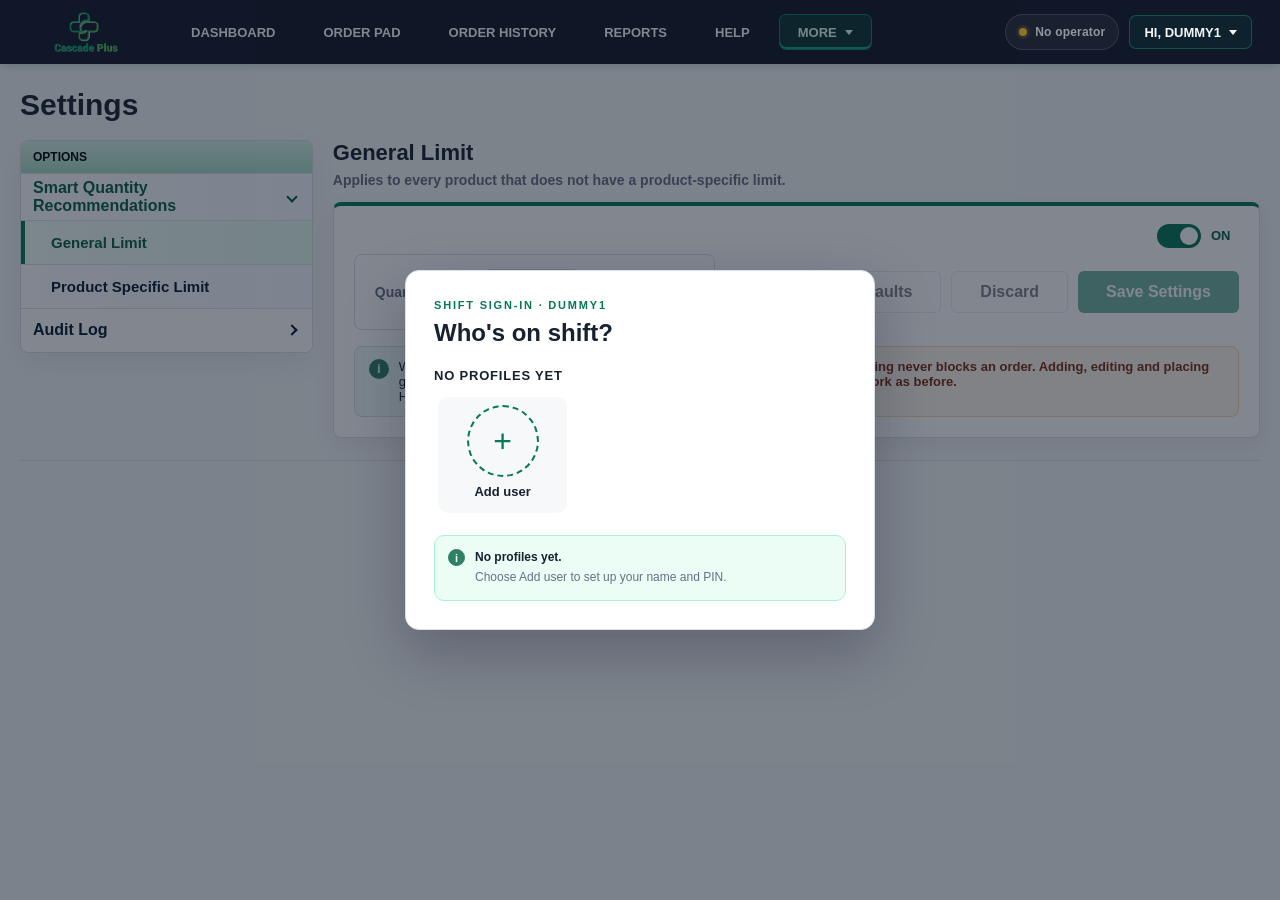
<file: settings.html>
<!doctype html>
<html lang="en">

<head>
  <meta charset="utf-8" />
  <meta name="viewport" content="width=device-width, initial-scale=1" />
  <title>CASCADE Settings</title>
  <style>
    :root {
      --green: #047857;
      --green-dark: #065f46;
      --green-soft: #ecfdf5;
      --table-header-gradient: linear-gradient(180deg, #d8f3e6 0%, #a9dfc6 100%);
      --row-alt-gradient: linear-gradient(90deg, #ffffff 0%, #f7fbff 100%);
      --row-active-gradient: linear-gradient(90deg, #f7fffb 0%, #e4faef 100%);
      --ink: #17212f;
      --muted: #667085;
      --line: #d9e0e8;
      --soft: #f6f8fa;
      --app-bg: #f6f8f7;
      --panel: #ffffff;
      --red: #c24132;
      --red-soft: #fff1f0;
      --shadow: 0 18px 44px rgba(23, 33, 47, 0.14);
      --amber: #b45309;
      --amber-soft: #fff7ed;
      --amber-line: #fcd9b0;
      font-family: "Segoe UI", Arial, sans-serif;
    }

    * {
      box-sizing: border-box;
    }

    [hidden] {
      display: none !important;
    }

    body {
      margin: 0;
      min-width: 320px;
      color: var(--ink);
      background: var(--app-bg);
      background-attachment: fixed;
      background-size: cover;
      background-position: center bottom;
    }

    button,
    input,
    select {
      font: inherit;
    }

    button {
      cursor: pointer;
    }

    button:disabled {
      cursor: not-allowed;
      opacity: 0.55;
    }

    .app-shell {
      min-height: 100vh;
    }

    .topbar {
      min-height: 64px;
      display: grid;
      grid-template-columns: auto minmax(0, 1fr) auto;
      align-items: center;
      gap: 22px;
      padding: 0 24px;
      color: #fff;
      background: #111827;
      box-shadow: 0 2px 8px rgba(6, 95, 70, 0.2);
    }

    .brand {
      display: inline-flex;
      align-items: center;
    }

    .brand-logo {
      width: auto;
      height: 48px;
      max-width: 124px;
      object-fit: contain;
    }

    .main-nav {
      display: flex;
      align-items: flex-end;
      gap: 8px;
      align-self: stretch;
      overflow: visible;
    }

    .main-nav a,
    .main-nav button,
    .profile-button {
      min-height: 44px;
      border: 0;
      border-radius: 8px 8px 0 0;
      padding: 0 16px;
      display: inline-flex;
      align-items: center;
      justify-content: center;
      color: #fff;
      background: transparent;
      font-size: 13px;
      font-weight: 800;
      text-decoration: none;
      text-transform: uppercase;
      text-align: center;
      white-space: nowrap;
    }

    .main-nav a.active,
    .main-nav a:hover,
    .main-nav button.active,
    .main-nav button:hover,
    .nav-more.active>.more-toggle,
    .nav-more:hover>.more-toggle,
    .nav-more:focus-within>.more-toggle {
      color: var(--green);
      background: #fff;
    }

    .main-nav a.active,
    .main-nav button.active,
    .nav-more.active {
      position: relative;
      margin-top: 12px;
    }

    .nav-more {
      position: relative;
      display: inline-flex;
      align-items: flex-end;
    }

    .more-toggle {
      gap: 8px;
    }

    .more-toggle::after {
      content: "";
      width: 0;
      height: 0;
      border-left: 4px solid transparent;
      border-right: 4px solid transparent;
      border-top: 5px solid currentColor;
    }

    .more-menu {
      position: absolute;
      top: calc(100% - 1px);
      left: 0;
      z-index: 30;
      min-width: 178px;
      display: none;
      flex-direction: column;
      gap: 4px;
      padding: 8px;
      border-radius: 0 0 8px 8px;
      background: #fff;
      box-shadow: 0 16px 34px rgba(15, 23, 42, 0.2);
    }

    .nav-more:hover .more-menu,
    .nav-more:focus-within .more-menu {
      display: flex;
    }

    .main-nav .more-menu a {
      position: static;
      min-height: 38px;
      border-radius: 6px;
      margin-top: 0;
      padding: 0 12px;
      color: var(--ink);
      background: transparent;
    }

    .main-nav .more-menu a:hover,
    .main-nav .more-menu a:focus-visible,
    .main-nav .more-menu a.active {
      color: #fff;
      background: var(--green);
    }

    .profile-button {
      min-height: 36px;
      gap: 8px;
      border-radius: 999px;
      border: 1px solid rgba(255, 255, 255, 0.16);
      color: #fff;
      background: rgba(255, 255, 255, 0.08);
    }

    .profile-button::after {
      content: "";
      width: 8px;
      height: 8px;
      border-right: 1.5px solid currentColor;
      border-bottom: 1.5px solid currentColor;
      transform: translateY(-2px) rotate(45deg);
    }

    .account-menu {
      position: relative;
      justify-self: end;
    }

    .account-dropdown {
      position: absolute;
      top: calc(100% + 8px);
      right: 0;
      z-index: 60;
      width: min(232px, calc(100vw - 24px));
      display: none;
      flex-direction: column;
      padding: 8px 0;
      border-radius: 8px;
      color: rgba(255, 255, 255, 0.9);
      background: #0f1726;
      box-shadow: 0 12px 24px rgba(15, 23, 42, 0.28);
    }

    .account-menu.is-open .account-dropdown {
      display: flex;
    }

    .account-dropdown::before {
      content: "";
      position: absolute;
      top: -9px;
      right: 18px;
      width: 18px;
      height: 18px;
      background: #0f1726;
      border-radius: 3px 0 0 0;
      transform: rotate(45deg);
    }

    .account-menu-item {
      min-height: 50px;
      display: flex;
      align-items: center;
      gap: 16px;
      border: 0;
      padding: 0 16px;
      color: rgba(255, 255, 255, 0.86);
      background: transparent;
      font-size: 12px;
      font-weight: 700;
      letter-spacing: 1.8px;
      text-align: left;
      text-transform: uppercase;
    }

    .account-menu-item:hover,
    .account-menu-item:focus-visible {
      color: #fff;
      background: rgba(255, 255, 255, 0.06);
      outline: 0;
    }

    .account-menu-item svg {
      width: 22px;
      height: 22px;
      flex: 0 0 auto;
      stroke: currentColor;
      stroke-width: 1.6;
      stroke-linecap: round;
      stroke-linejoin: round;
      fill: none;
    }

    .account-menu-separator {
      height: 1px;
      margin: 8px 0;
      background: rgba(255, 255, 255, 0.18);
    }

    .workspace {
      max-width: 1420px;
      margin: 0 auto;
      padding: 24px 20px 40px;
    }

    .site-footer {
      margin-top: 22px;
      border-top: 1px solid rgba(217, 224, 232, 0.9);
      padding: 22px 0 2px;
      color: #7a879a;
      font-size: 13px;
      text-align: center;
    }

    .page-heading {
      display: flex;
      justify-content: space-between;
      align-items: center;
      gap: 18px;
      margin-bottom: 18px;
    }

    .heading-copy {
      display: flex;
      align-items: baseline;
      gap: 14px;
      flex-wrap: wrap;
    }

    h1,
    h2,
    p {
      margin-top: 0;
    }

    h1 {
      margin-bottom: 0;
      font-size: 30px;
      line-height: 1.12;
    }

    h2 {
      margin-bottom: 0;
      font-size: 18px;
      line-height: 1.25;
    }

    .eyebrow {
      margin: 0 0 5px;
      color: var(--green);
      font-size: 12px;
      font-weight: 900;
      text-transform: uppercase;
    }

    .subheading {
      margin: 0;
      color: var(--muted);
      font-weight: 600;
    }

    .primary-action {
      min-height: 42px;
      border: 0;
      border-radius: 6px;
      padding: 0 28px;
      color: #fff;
      background: var(--green);
      font-weight: 700;
      text-transform: capitalize;
      white-space: nowrap;
    }

    .secondary-action {
      min-height: 42px;
      border: 1px solid var(--line);
      border-radius: 6px;
      padding: 0 28px;
      color: var(--ink);
      background: #fff;
      font-weight: 700;
      text-transform: capitalize;
    }

    .toast-region {
      position: fixed;
      z-index: 90;
      top: 18px;
      right: 18px;
      display: grid;
      gap: 10px;
    }

    .toast {
      width: min(360px, calc(100vw - 36px));
      border-left: 4px solid var(--green);
      border-radius: 8px;
      padding: 14px 16px;
      background: #fff;
      box-shadow: var(--shadow);
      font-weight: 800;
      transition: opacity 180ms ease, transform 180ms ease;
    }

    dialog {
      border: 0;
      padding: 0;
      background: transparent;
    }

    dialog::backdrop {
      background: rgba(17, 24, 39, 0.48);
    }

    .modal-panel {
      width: min(440px, calc(100vw - 32px));
      overflow: hidden;
      border: 1px solid var(--line);
      border-radius: 8px;
      background: #fff;
      box-shadow: var(--shadow);
    }

    .modal-header,
    .modal-body,
    .modal-footer {
      padding: 18px 22px;
    }

    .modal-header {
      display: flex;
      justify-content: space-between;
      gap: 16px;
      border-bottom: 1px solid var(--line);
    }

    .modal-body {
      display: grid;
      gap: 12px;
      background: #f8fafc;
      text-align: center;
    }

    .modal-footer {
      display: flex;
      justify-content: center;
      gap: 10px;
      border-top: 1px solid var(--line);
    }

    .warning-icon {
      width: 70px;
      height: 70px;
      display: grid;
      place-items: center;
      margin: 0 auto 12px;
      border: 3px solid #ffb982;
      border-radius: 999px;
      color: #ff9d57;
      font-size: 42px;
      font-weight: 300;
      line-height: 1;
    }

    @media (max-width: 860px) {
      .topbar {
        grid-template-columns: 1fr;
        padding: 14px;
      }

      .main-nav {
        align-items: center;
        flex-wrap: wrap;
      }

      .main-nav a,
      .main-nav button {
        min-height: 36px;
        border-radius: 8px;
      }

      .main-nav a.active,
      .main-nav button.active,
      .nav-more.active {
        margin-top: 0;
      }

      .page-heading {
        align-items: stretch;
        flex-direction: column;
      }
    }

    /* ---------- Settings ---------- */
    .panel {
      margin-bottom: 18px;
      border: 1px solid var(--line);
      border-radius: 8px;
      background: var(--panel);
      box-shadow: 0 8px 22px rgba(23, 33, 47, 0.07);
    }

    .panel.accent {
      border-top: 4px solid var(--green);
    }

    .panel-header {
      display: flex;
      justify-content: space-between;
      align-items: flex-start;
      gap: 18px;
      padding: 18px 20px 0;
    }

    .panel-header p.subheading {
      margin-top: 6px;
      max-width: 860px;
      font-size: 14px;
    }

    .panel-body {
      padding: 18px 20px 20px;
    }

    .meta-label {
      color: var(--muted);
      font-size: 13px;
      font-weight: 700;
      text-transform: capitalize;
    }

    h3 {
      margin: 0;
      font-size: 15px;
      font-weight: 700;
    }

    /* Split view (same pattern as Order History) */
    .settings-layout {
      display: grid;
      grid-template-columns: minmax(260px, 0.24fr) minmax(0, 0.76fr);
      gap: 20px;
      align-items: start;
    }

    .settings-list-card {
      position: sticky;
      top: 16px;
      overflow: hidden;
      border: 1px solid #d5dde7;
      border-radius: 8px;
      background: #fff;
      box-shadow: 0 10px 28px rgba(17, 24, 39, 0.06);
    }

    .settings-list-table {
      width: 100%;
      border-collapse: collapse;
    }

    .settings-list-table th {
      padding: 9px 12px;
      color: #000;
      background: var(--table-header-gradient);
      font-size: 12px;
      font-weight: 900;
      text-align: left;
      text-transform: uppercase;
      white-space: nowrap;
    }

    .settings-list-table td {
      padding: 5px 12px;
      border-top: 1px solid #dbe3ec;
      color: #061a33;
      font-size: 16px;
      vertical-align: middle;
    }

    .settings-row {
      height: 44px;
      background: #fff;
      cursor: pointer;
      transition: background 150ms ease, box-shadow 150ms ease;
    }

    .settings-row:nth-child(odd) {
      background: var(--row-alt-gradient);
    }

    .settings-row:hover,
    .settings-row:focus-visible {
      background: var(--row-active-gradient);
      outline: 0;
    }

    .settings-row.selected {
      background: var(--row-active-gradient);
      box-shadow: inset 4px 0 0 var(--green);
    }

    .settings-row td:first-child {
      font-weight: 700;
    }

    .settings-row.selected td:first-child {
      color: var(--green-dark);
    }

    .settings-detail {
      min-width: 0;
    }

    .settings-detail .panel:last-child {
      margin-bottom: 0;
    }

    .custom-field {
      display: flex;
      align-items: center;
      gap: 6px;
    }

    .custom-field input {
      width: 88px;
      min-height: 34px;
      border: 1px solid var(--line);
      border-radius: 6px;
      padding: 0 8px;
      color: var(--ink);
      background: #fff;
      font-size: 15px;
      font-weight: 700;
      outline: none;
    }

    .custom-field input:focus {
      border-color: rgba(4, 120, 87, 0.65);
      box-shadow: 0 0 0 3px rgba(4, 120, 87, 0.12);
    }

    .custom-field input[aria-invalid="true"] {
      border-color: var(--red);
      box-shadow: 0 0 0 3px rgba(194, 65, 50, 0.12);
    }

    .custom-field span {
      color: var(--muted);
      font-size: 15px;
      font-weight: 800;
    }

    .field-error {
      margin: 8px 0 0;
      color: var(--red);
      font-size: 13px;
      font-weight: 600;
    }

    /* Actions under the threshold fields */
    .settings-actions {
      display: flex;
      align-items: center;
      justify-content: flex-end;
      flex-wrap: wrap;
      gap: 10px;
      margin-top: 16px;
    }

    .unsaved-flag {
      min-height: 22px;
      display: inline-flex;
      align-items: center;
      border-radius: 999px;
      padding: 0 10px;
      color: var(--amber);
      background: var(--amber-soft);
      font-size: 13px;
      font-weight: 700;
      text-transform: capitalize;
    }

    /* Notes */
    .notes-row {
      display: grid;
      grid-template-columns: 1fr 1fr;
      gap: 12px;
      margin-top: 16px;
    }

    .info-note,
    .warning-note {
      margin: 0;
      border-radius: 8px;
      padding: 12px 14px;
      font-size: 13px;
    }

    /* Same look as the Help & Support "Need urgent help?" box: light green shading, filled green "i". */
    .info-note {
      display: flex;
      align-items: flex-start;
      gap: 10px;
      border: 1px solid var(--line);
      color: var(--ink);
      background: linear-gradient(90deg, #f0fdf7 0%, #f8fff9 100%);
    }

    .info-note::before {
      content: "i";
      flex: 0 0 auto;
      display: inline-grid;
      place-items: center;
      width: 20px;
      height: 20px;
      border-radius: 999px;
      color: #ffffff;
      background: #2e8165;
      font-size: 12px;
      font-weight: 900;
      line-height: 1;
    }

    .warning-note {
      border: 1px solid var(--amber-line);
      color: #7c2d12;
      background: var(--amber-soft);
      font-weight: 600;
    }

    /* Data tables */
    .table-shell {
      overflow-x: auto;
      border: 1px solid var(--line);
      border-radius: 8px;
      background: #fff;
    }

    .data-table {
      width: 100%;
      min-width: 560px;
      border-collapse: collapse;
    }

    .data-table th,
    .data-table td {
      border-bottom: 1px solid var(--line);
      text-align: left;
    }

    .data-table th {
      padding: 9px 12px;
      color: #000;
      background: var(--table-header-gradient);
      font-size: 13px;
      font-weight: 800;
      text-transform: uppercase;
    }

    .data-table td {
      height: 40px;
      padding: 5px 12px;
    }

    .data-table tbody tr:nth-child(odd) {
      background: var(--row-alt-gradient);
    }

    .data-table tbody tr:last-child td {
      border-bottom: 0;
    }

    /* Show entries + pagination footer (same as the Out Of Stock page) */
    .table-footer {
      display: flex;
      justify-content: space-between;
      align-items: center;
      gap: 16px;
      margin-top: 14px;
      border: 1px solid var(--line);
      border-radius: 8px;
      padding: 10px 14px;
      background: #fff;
      font-size: 15px;
    }

    .entries-control {
      display: inline-flex;
      align-items: center;
      gap: 5px;
      color: var(--ink);
      font-size: 13px;
      font-weight: 500;
      white-space: nowrap;
    }

    .entries-control span {
      color: var(--ink);
      font-size: 13px;
      font-weight: 500;
      text-transform: none;
    }

    .entries-control select {
      width: auto;
      min-height: 28px;
      border: 1px solid var(--line);
      border-radius: 4px;
      padding: 0 24px 0 6px;
      color: var(--ink);
      background: #fff;
      font-size: 13px;
    }

    .pagination {
      display: inline-flex;
      align-items: center;
      gap: 8px;
    }

    .pagination button {
      min-width: 34px;
      min-height: 34px;
      border: 1px solid var(--line);
      border-radius: 6px;
      color: var(--ink);
      background: #fff;
      font-weight: 900;
    }

    .pagination button.active {
      border-color: var(--green);
      color: #fff;
      background: var(--green);
    }

    /* Confirm dialog extras */
    .modal-panel {
      width: min(480px, calc(100vw - 32px));
    }

    /* Daily Threshold: generic threshold tiles */
    /* The quantity box is only as wide as its content. */
    .threshold-fields {
      display: flex;
      flex-wrap: wrap;
      align-items: flex-start;
      gap: 14px;
    }

    /* General Limit card: label, number box and "Per item, per day" on one line. */
    .threshold-field {
      display: flex;
      align-items: center;
      gap: 14px;
      border: 1px solid var(--line);
      border-radius: 8px;
      padding: 14px 20px;
      background: #fff;
      transition: border-color 160ms ease, box-shadow 160ms ease, background-color 160ms ease;
    }

    .threshold-field .meta-label {
      font-size: 14px;
      white-space: nowrap;
    }

    /* Sized for 4 digits. */
    .threshold-field .custom-field input.threshold-input {
      width: 96px;
      min-height: 46px;
      height: 46px;
      font-size: 18px;
    }

    .threshold-field:focus-within {
      border-color: var(--green);
      background: var(--row-active-gradient);
      box-shadow: 0 0 0 3px rgba(4, 120, 87, 0.12);
    }

    .threshold-field.is-off {
      opacity: 0.55;
    }

    /* General threshold on/off switch */
    .threshold-switch {
      position: relative;
      flex: 0 0 auto;
      display: inline-flex;
      align-items: center;
      gap: 10px;
      color: var(--muted);
      font-size: 13px;
      font-weight: 900;
      text-transform: uppercase;
      cursor: pointer;
    }

    .threshold-switch input {
      position: absolute;
      width: 1px;
      height: 1px;
      opacity: 0;
    }

    .switch-track {
      position: relative;
      width: 44px;
      height: 24px;
      border-radius: 999px;
      background: #cbd5e1;
      transition: background-color 160ms ease;
    }

    .switch-track::after {
      content: "";
      position: absolute;
      top: 3px;
      left: 3px;
      width: 18px;
      height: 18px;
      border-radius: 999px;
      background: #fff;
      box-shadow: 0 1px 3px rgba(15, 23, 42, 0.25);
      transition: transform 160ms ease;
    }

    .threshold-switch input:checked+.switch-track {
      background: var(--green);
    }

    .threshold-switch input:checked+.switch-track::after {
      transform: translateX(20px);
    }

    .threshold-switch input:checked~.switch-label {
      color: var(--green-dark);
    }

    .threshold-switch input:focus-visible+.switch-track {
      outline: 2px solid var(--green);
      outline-offset: 2px;
    }

    .switch-label {
      min-width: 28px;
    }

    @media (prefers-reduced-motion: reduce) {

      .switch-track,
      .switch-track::after {
        transition: none;
      }
    }

    .field-note {
      color: var(--muted);
      font-size: 13px;
      font-weight: 600;
    }

    .custom-field input.threshold-input {
      width: 96px;
    }

    /* Quantity threshold boxes: no up/down arrows; the keyboard arrow keys still change them. */
    #genericQuantity,
    #productQuantity {
      -moz-appearance: textfield;
      appearance: textfield;
    }

    #genericQuantity::-webkit-outer-spin-button,
    #genericQuantity::-webkit-inner-spin-button,
    #productQuantity::-webkit-outer-spin-button,
    #productQuantity::-webkit-inner-spin-button {
      margin: 0;
      -webkit-appearance: none;
    }

    /* "Per item, per day" sits to the right of the quantity box. */
    .custom-field .field-note {
      margin-left: 4px;
      font-size: 13px;
      font-weight: 600;
      white-space: nowrap;
    }

    /* Settings list: Daily Threshold group with its two sub-items */
    .settings-group-label {
      display: flex;
      align-items: center;
      justify-content: space-between;
      gap: 10px;
    }

    .settings-group-chevron {
      flex: 0 0 auto;
      width: 8px;
      height: 8px;
      margin-right: 4px;
      border-right: 2px solid currentColor;
      border-bottom: 2px solid currentColor;
      transform: rotate(-45deg);
    }

    .settings-group.open .settings-group-chevron {
      transform: rotate(45deg);
    }

    .settings-group.active td:first-child {
      color: var(--green-dark);
    }

    .settings-list-table .settings-subrow td {
      padding-left: 30px;
      font-size: 15px;
    }

    .settings-list-table .settings-subrow td:first-child {
      font-weight: 700;
    }

    .threshold-search {
      position: relative;
      display: grid;
      min-width: 260px;
      max-width: 460px;
    }

    .threshold-search input {
      min-height: 38px;
      border: 1px solid var(--line);
      border-radius: 6px;
      padding: 0 12px;
      color: var(--ink);
      background: #fff;
      font-size: 15px;
      font-weight: 600;
      outline: none;
    }

    .threshold-search input:focus {
      border-color: rgba(4, 120, 87, 0.65);
      box-shadow: 0 0 0 3px rgba(4, 120, 87, 0.12);
    }

    /* Product search results: same look as the Order Pad search results */
    .threshold-results {
      position: absolute;
      top: calc(100% + 6px);
      left: 0;
      z-index: 25;
      width: 100%;
      max-height: 320px;
      display: flex;
      flex-direction: column;
      border: 1px solid rgba(4, 120, 87, 0.22);
      border-radius: 8px;
      overflow: auto;
      background: #fff;
      box-shadow: 0 16px 34px rgba(15, 23, 42, 0.2);
    }

    .threshold-results:empty {
      display: none;
    }

    .threshold-result {
      min-height: 42px;
      flex: 0 0 auto;
      display: flex;
      align-items: center;
      justify-content: space-between;
      gap: 12px;
      border: 0;
      border-bottom: 1px solid rgba(217, 224, 232, 0.78);
      padding: 0 14px;
      color: var(--ink);
      background: #fff;
      text-align: left;
    }

    .threshold-result:last-child {
      border-bottom: 0;
    }

    .threshold-result:hover,
    .threshold-result.active {
      color: var(--green-dark);
      background: var(--green-soft);
    }

    .threshold-result strong {
      font-size: 14px;
      line-height: 1.3;
    }

    .threshold-result span {
      flex: 0 0 auto;
      color: var(--muted);
      font-size: 13px;
      font-weight: 700;
      text-transform: capitalize;
    }

    .threshold-results-empty {
      padding: 12px 14px;
      color: var(--muted);
      font-size: 13px;
      font-weight: 600;
    }

    .threshold-hint {
      margin: 10px 0 16px;
      color: var(--muted);
      font-size: 13px;
      font-weight: 600;
    }

    /* Product Specific Limit: the Add/Update line is the last line of the table, on one flat light-green tint. */
    .table-shell.is-adding {
      overflow: visible;
    }

    .data-table tbody.threshold-add-line tr,
    .data-table tbody.threshold-add-line tr:nth-child(odd) {
      background: #f2fbf6;
    }

    .threshold-add-line tr:first-child td {
      border-top: 2px solid rgba(4, 120, 87, 0.28);
      border-bottom: 0;
      padding-block: 10px;
    }

    .data-table.threshold-table .threshold-add-message td {
      height: auto;
      padding: 0 12px 10px;
      white-space: normal;
    }

    .threshold-add-message .field-error {
      margin: 0 0 4px;
    }

    .threshold-add-message .threshold-hint {
      margin: 0;
    }

    .threshold-add-line .custom-field input.threshold-input {
      width: 120px;
      min-height: 38px;
      height: 38px;
    }

    .threshold-editor-actions {
      display: flex;
      justify-content: flex-end;
      gap: 10px;
    }

    .threshold-editor-actions button {
      min-height: 38px;
    }

    /* "+ Add/Update Product" link-style button under the table. */
    .add-limit-button {
      display: inline-flex;
      align-items: center;
      gap: 6px;
      margin-top: 12px;
      border: 0;
      padding: 4px 0;
      color: var(--green);
      background: none;
      font-size: 15px;
      font-weight: 700;
    }

    .add-limit-button svg {
      width: 18px;
      height: 18px;
      fill: none;
      stroke: currentColor;
      stroke-width: 2.2;
      stroke-linecap: round;
    }

    .add-limit-button:not(:disabled):hover,
    .add-limit-button:focus-visible {
      text-decoration: underline;
      outline: 0;
    }

    .add-limit-button:disabled {
      color: var(--muted);
    }

    /* Quantity Limit column: pencil before the value, and the inline editor it opens. */
    .limit-cell {
      display: inline-flex;
      align-items: center;
      gap: 10px;
    }

    .limit-edit-button {
      width: 26px;
      height: 26px;
      display: grid;
      place-items: center;
      border: 1px solid rgba(4, 120, 87, 0.28);
      border-radius: 6px;
      padding: 0;
      color: var(--green);
      background: var(--green-soft);
      font-size: 14px;
      font-weight: 900;
      line-height: 1;
    }

    .limit-edit-button:hover,
    .limit-edit-button:focus-visible {
      color: #fff;
      background: var(--green);
      outline: 0;
    }

    .limit-inline-editor {
      display: inline-flex;
      align-items: center;
      gap: 6px;
    }

    .limit-inline-editor input {
      width: 72px;
      height: 30px;
      border: 1px solid var(--line);
      border-radius: 6px;
      padding: 0 6px;
      color: var(--ink);
      background: #fff;
      font-size: 15px;
      font-weight: 700;
      text-align: center;
      outline: none;
      -moz-appearance: textfield;
      appearance: textfield;
    }

    .limit-inline-editor input::-webkit-outer-spin-button,
    .limit-inline-editor input::-webkit-inner-spin-button {
      margin: 0;
      -webkit-appearance: none;
    }

    .limit-inline-editor input:focus {
      border-color: rgba(4, 120, 87, 0.65);
      box-shadow: 0 0 0 3px rgba(4, 120, 87, 0.12);
    }

    .limit-inline-editor input[aria-invalid="true"] {
      border-color: var(--red);
      box-shadow: 0 0 0 3px rgba(194, 65, 50, 0.12);
    }

    .limit-inline-save,
    .limit-inline-cancel {
      width: 30px;
      height: 28px;
      display: grid;
      place-items: center;
      border: 0;
      border-radius: 4px;
      padding: 0;
      color: #fff;
      font-size: 16px;
      font-weight: 900;
      line-height: 1;
    }

    .limit-inline-save {
      background: var(--green);
    }

    .limit-inline-cancel {
      background: var(--red);
    }

    .data-table.threshold-table .limit-error-row td {
      height: auto;
      padding: 0 12px 8px;
      white-space: normal;
    }

    .limit-error-row .field-error {
      margin: 0;
    }

    /* Actions column: one red delete icon per row. */
    .row-actions {
      display: flex;
      justify-content: flex-end;
    }

    .delete-icon-button {
      width: 34px;
      height: 34px;
      display: grid;
      place-items: center;
      border: 1px solid #f3c6c0;
      border-radius: 6px;
      padding: 0;
      color: var(--red);
      background: var(--red-soft);
    }

    .delete-icon-button svg {
      width: 18px;
      height: 18px;
      fill: none;
      stroke: currentColor;
      stroke-width: 2;
      stroke-linecap: round;
      stroke-linejoin: round;
    }

    .delete-icon-button:hover,
    .delete-icon-button:focus-visible {
      border-color: var(--red);
      color: #fff;
      background: var(--red);
      outline: 0;
    }

    .primary-action.danger {
      background: var(--red);
    }

    .threshold-name {
      min-width: 150px;
      font-weight: 700;
    }

    .threshold-table th,
    .threshold-table td:not(.threshold-name) {
      white-space: nowrap;
    }

    .threshold-table td {
      padding-block: 8px;
    }

    .changed-date,
    .changed-by {
      display: block;
    }

    .changed-by {
      color: var(--muted);
      font-size: 12px;
      font-weight: 600;
    }

    .visually-hidden {
      position: absolute;
      width: 1px;
      height: 1px;
      overflow: hidden;
      clip: rect(0 0 0 0);
      white-space: nowrap;
    }

    /* General / Product Specific Threshold: heading and sub-heading on top, then the green-topped panel,
       the same order and heading size as the Audit Log screen. */
    .settings-view {
      display: grid;
      gap: 14px;
    }

    .settings-view-heading {
      display: flex;
      justify-content: space-between;
      align-items: flex-start;
      gap: 18px;
    }

    .settings-view-heading h2 {
      font-size: 22px;
      line-height: 1.2;
    }

    .settings-view-heading .subheading {
      margin-top: 6px;
      max-width: 860px;
      font-size: 14px;
    }

    /* General Limit: the On/Off switch alone at the top right, inside the panel. */
    .generic-switch-row {
      display: flex;
      justify-content: flex-end;
      margin-bottom: 6px;
    }

    /* General Limit: the Quantity Limit card on the left and the buttons on the right, on one centred row. */
    .generic-top-row {
      display: flex;
      justify-content: space-between;
      align-items: center;
      flex-wrap: wrap;
      gap: 18px;
    }

    .generic-top-row .settings-actions {
      position: relative;
      margin-top: 0;
    }

    /* "Unsaved Changes" sits under Save Settings without moving the buttons. */
    .generic-top-row .unsaved-flag {
      position: absolute;
      top: calc(100% + 6px);
      right: 0;
      white-space: nowrap;
    }

    .generic-top-row:has(.unsaved-flag:not([hidden])) {
      margin-bottom: 26px;
    }

    /* Audit Log: filters, table and paging inside one panel, like Product Specific Threshold. */
    .audit-panel .panel-body {
      display: grid;
      gap: 14px;
    }

    .audit-panel .audit-toolbar {
      padding: 0;
      border: 0;
      border-radius: 0;
      background: none;
      box-shadow: none;
    }

    .audit-panel .table-footer {
      margin-top: 0;
    }

    /* Audit Log: heading and sub-heading, then the filters, then the table (same as Out Of Stock) */
    .audit-view {
      display: grid;
      gap: 14px;
    }

    .audit-heading {
      display: block;
    }

    .audit-heading h2 {
      font-size: 22px;
      line-height: 1.2;
    }

    /* Same spacing under the heading as General and Product Specific Threshold. */
    .audit-heading .subheading {
      margin-top: 6px;
      font-size: 14px;
    }

    .audit-toolbar {
      display: grid;
      grid-template-columns: minmax(0, 1fr) minmax(0, 1fr) minmax(0, 1.15fr) auto;
      gap: 22px;
      align-items: end;
      padding: 16px;
      border: 1px solid var(--line);
      border-top: 4px solid var(--green);
      border-radius: 8px;
      background: var(--panel);
      box-shadow: 0 8px 22px rgba(23, 33, 47, 0.07);
    }

    .audit-toolbar label {
      display: grid;
      grid-template-columns: auto minmax(0, 1fr);
      align-items: center;
      gap: 16px;
    }

    .audit-toolbar label span {
      color: var(--muted);
      font-size: 12px;
      font-weight: 800;
      text-transform: uppercase;
    }

    .audit-toolbar input,
    .audit-toolbar select {
      width: 100%;
      min-height: 44px;
      border: 1px solid var(--line);
      border-radius: 6px;
      padding: 0 12px;
      color: var(--ink);
      background: #fff;
      outline: none;
    }

    .audit-toolbar input:focus,
    .audit-toolbar select:focus {
      border-color: rgba(4, 120, 87, 0.65);
      box-shadow: 0 0 0 3px rgba(4, 120, 87, 0.12);
    }

    .audit-toolbar input[type="date"] {
      cursor: pointer;
    }

    .audit-toolbar-actions {
      display: flex;
      gap: 8px;
      align-items: center;
    }

    .audit-toolbar .icon-button {
      width: 44px;
      height: 44px;
      display: grid;
      place-items: center;
      border: 0;
      border-radius: 6px;
      color: #fff;
      background: var(--green);
    }

    .audit-toolbar .icon-button.reset {
      color: var(--green-dark);
      border: 1px solid rgba(4, 120, 87, 0.28);
      background: var(--green-soft);
    }

    .audit-toolbar .icon-button svg {
      width: 21px;
      height: 21px;
      fill: none;
      stroke: currentColor;
      stroke-width: 2;
      stroke-linecap: round;
      stroke-linejoin: round;
    }

    .audit-table th,
    .audit-table td {
      white-space: nowrap;
    }

    .audit-table .audit-product {
      white-space: normal;
      font-weight: 700;
    }

    .audit-view .threshold-hint {
      margin: 0;
    }

    @media (max-width: 1100px) {
      .settings-layout {
        grid-template-columns: 1fr;
      }

      .settings-list-card {
        position: static;
      }
    }

    @media (max-width: 860px) {
      .panel-header,
      .settings-view-heading {
        align-items: stretch;
        flex-direction: column;
      }

      .notes-row {
        grid-template-columns: 1fr 1fr;
      }

      .table-footer {
        align-items: stretch;
        flex-direction: column;
      }

      .audit-toolbar {
        grid-template-columns: 1fr;
      }

      .audit-toolbar label {
        grid-template-columns: 1fr;
        gap: 6px;
      }
    }

    @media (max-width: 560px) {
      .notes-row {
        grid-template-columns: 1fr;
      }

      .panel-header,
      .panel-body {
        padding-inline: 14px;
      }
    }
  </style>
  <link rel="stylesheet" href="navigation.css" />
</head>

<body>
  <div class="app-shell">
    <header class="topbar">
      <a class="brand" href="index.html" aria-label="CASCADE home">
        <img class="brand-logo" src="logo.png" alt="CASCADE Plus" />
      </a>
      <nav class="main-nav" aria-label="Primary">
        <a href="Dashboard.html">Dashboard</a>
        <a href="index.html">Order Pad</a>
        <a href="history.html">Order History</a>
        <a href="report.html">Reports</a>
        <a href="help.html">Help</a>
        <div class="nav-more active">
          <button class="more-toggle" type="button" aria-haspopup="true" aria-expanded="false">More</button>
          <div class="more-menu" role="menu">
            <a href="pending.html" role="menuitem">Pending Order</a>
            <a href="outofstock.html" role="menuitem">Out Of Stock</a>
            <a class="active" href="settings.html" role="menuitem">Settings</a>
          </div>
        </div>
      </nav>
      <div class="account-menu">
        <button class="profile-button" type="button" aria-haspopup="true" aria-expanded="false">HI, DUMMY1</button>
        <div class="account-dropdown" role="menu">
          <button class="account-menu-item" type="button" role="menuitem">
            <svg viewBox="0 0 24 24" aria-hidden="true">
              <path d="M3 11.5 12 4l9 7.5"></path>
              <path d="M5.5 10.5V20h13v-9.5"></path>
              <path d="M9.5 17h5"></path>
              <path d="M9 14h2"></path>
              <path d="M13 14h2"></path>
            </svg>
            Reset Password
          </button>
          <span class="account-menu-separator" aria-hidden="true"></span>
          <button class="account-menu-item" type="button" role="menuitem">
            <svg viewBox="0 0 24 24" aria-hidden="true">
              <circle cx="7.5" cy="16.5" r="3"></circle>
              <path d="m10 14 7.5-7.5"></path>
              <path d="m15.5 8.5 2 2"></path>
              <path d="m18 6 2 2"></path>
            </svg>
            Log Out
          </button>
        </div>
      </div>
    </header>

    <main class="workspace">
      <section class="page-heading" aria-labelledby="pageTitle">
        <div class="heading-copy">
          <h1 id="pageTitle">Settings</h1>
        </div>
      </section>

      <div class="settings-layout">
        <div class="settings-list-card">
          <table class="settings-list-table" aria-label="Settings">
            <thead>
              <tr>
                <th>Options</th>
              </tr>
            </thead>
            <tbody id="settingsList"></tbody>
          </table>
        </div>

        <div class="settings-detail">
          <div id="viewGenericThreshold" class="settings-view">
            <header class="settings-view-heading">
              <div>
                <h2 id="genericThresholdTitle">General Limit</h2>
                <p class="subheading">Applies to every product that does not have a product-specific limit.</p>
              </div>
            </header>
            <section class="panel accent" aria-labelledby="genericThresholdTitle">
              <div class="panel-body">
                <div class="generic-switch-row">
                  <label class="threshold-switch">
                    <input id="genericEnabled" type="checkbox" role="switch" aria-label="General limit" />
                    <span class="switch-track" aria-hidden="true"></span>
                    <span class="switch-label" id="genericEnabledLabel" aria-hidden="true">On</span>
                  </label>
                </div>
                <div class="generic-top-row">
                  <div class="threshold-fields">
                    <label class="threshold-field" id="genericQuantityField">
                      <span class="meta-label">Quantity limit</span>
                      <span class="custom-field">
                        <input class="threshold-input" id="genericQuantity" type="number" min="1" max="9999" step="1"
                          inputmode="numeric" autocomplete="off" aria-describedby="genericError" />
                        <span class="field-note">Per item, per day</span>
                      </span>
                    </label>
                  </div>
                  <div class="settings-actions">
                    <button class="secondary-action" id="genericDefaults" type="button">Restore Defaults</button>
                    <button class="secondary-action" id="genericDiscard" type="button" disabled>Discard</button>
                    <button class="primary-action" id="genericSave" type="button" disabled>Save Settings</button>
                    <span class="unsaved-flag" id="genericUnsaved" hidden>Unsaved changes</span>
                  </div>
                </div>
                <p class="field-error" id="genericError" role="alert" hidden></p>
                <p class="threshold-hint" id="genericOffNote" hidden>The general limit is off. Only products with a
                  product-specific limit show a warning in the Order Pad.</p>

                <div class="notes-row">
                  <p class="info-note">When an item's quantity for today (orders placed plus the basket) goes above its
                    limit, its Order Pad line shows a warning sign. Hover over the sign for the details.</p>
                  <p class="warning-note">The warning never blocks an order. Adding, editing and placing orders work as
                    before.</p>
                </div>
              </div>
            </section>
          </div>

          <div id="viewProductThreshold" class="settings-view" hidden>
            <header class="settings-view-heading">
              <div>
                <h2 id="productThresholdTitle">Product Specific Limit</h2>
                <p class="subheading">Set a different quantity limit for selected products. It replaces the
                  general limit for those products, and still applies when the general limit is off.</p>
              </div>
            </header>
            <section class="panel accent" aria-labelledby="productThresholdTitle">
              <div class="panel-body">
                <div class="table-shell" id="productThresholdTable">
                  <table class="data-table threshold-table" aria-label="Product specific limits">
                    <thead>
                      <tr>
                        <th>Product</th>
                        <th>PIP Code</th>
                        <th>Quantity Limit</th>
                        <th>Last Changed</th>
                        <th><span class="visually-hidden">Actions</span></th>
                      </tr>
                    </thead>
                    <tbody id="productThresholdRows"></tbody>
                    <!-- Add/Update line: the last line of the table, opened with "+ Add/Update Product". -->
                    <tbody class="threshold-add-line" id="productAddLine" hidden>
                      <tr>
                        <td>
                          <div class="threshold-search">
                            <input id="productThresholdSearch" type="search" autocomplete="off" aria-label="Product"
                              placeholder="Search Product or PIP code..." role="combobox" aria-autocomplete="list"
                              aria-expanded="false" aria-controls="productThresholdResults" />
                            <div class="threshold-results" id="productThresholdResults" role="listbox"
                              aria-label="Matching products"></div>
                          </div>
                        </td>
                        <td id="productAddPip"></td>
                        <td>
                          <span class="custom-field" id="productThresholdFields" hidden>
                            <input class="threshold-input" id="productQuantity" type="number" min="1" step="1"
                              inputmode="numeric" autocomplete="off" aria-label="Quantity limit"
                              aria-describedby="productError" />
                          </span>
                        </td>
                        <td colspan="2">
                          <div class="threshold-editor-actions">
                            <button class="secondary-action" id="productCancel" type="button">Cancel</button>
                            <button class="primary-action" id="productSave" type="button" disabled>Save</button>
                          </div>
                        </td>
                      </tr>
                      <tr class="threshold-add-message">
                        <td colspan="5">
                          <p class="field-error" id="productError" role="alert" hidden></p>
                          <p class="threshold-hint" id="productHint"></p>
                        </td>
                      </tr>
                    </tbody>
                  </table>
                </div>
                <button class="add-limit-button" id="productAddButton" type="button">
                  <svg viewBox="0 0 24 24" aria-hidden="true">
                    <path d="M12 5v14"></path>
                    <path d="M5 12h14"></path>
                  </svg>
                  Add/Update Product
                </button>
                <div id="productThresholdFooter"></div>
              </div>
            </section>
          </div>

          <div id="viewAuditThreshold" hidden>
            <div class="audit-view">
              <div class="heading-copy audit-heading">
                <h2 id="auditTitle">General Limit History</h2>
                <p class="subheading" id="auditSubheading"></p>
              </div>

              <section class="panel accent audit-panel" aria-labelledby="auditTitle">
              <div class="panel-body">
              <div class="audit-toolbar" role="search" aria-label="Filter the history">
                <label>
                  <span>Start</span>
                  <input id="auditStartDate" type="date" lang="en-GB" />
                </label>
                <label>
                  <span>End</span>
                  <input id="auditEndDate" type="date" lang="en-GB" />
                </label>
                <label>
                  <span>Type</span>
                  <select id="auditType">
                    <option value="general">General Limit</option>
                    <option value="product">Product Specific Limit</option>
                  </select>
                </label>
                <div class="audit-toolbar-actions">
                  <button class="icon-button" id="auditSearch" type="button" aria-label="Search" title="Search">
                    <svg viewBox="0 0 24 24" aria-hidden="true">
                      <circle cx="11" cy="11" r="7"></circle>
                      <path d="m16.5 16.5 4 4"></path>
                    </svg>
                  </button>
                  <button class="icon-button reset" id="auditReset" type="button" aria-label="Reset filters"
                    title="Reset filters">
                    <svg viewBox="0 0 24 24" aria-hidden="true">
                      <path d="M3 12a9 9 0 1 0 3-6.7"></path>
                      <path d="M3 4v5h5"></path>
                    </svg>
                  </button>
                </div>
              </div>
              <p class="field-error" id="auditError" role="alert" hidden>The start date must be on or before the end date.</p>

              <div class="table-shell">
                <table class="data-table audit-table" aria-labelledby="auditTitle">
                  <thead id="auditHead"></thead>
                  <tbody id="auditRows"></tbody>
                </table>
              </div>
              <div id="auditFooter"></div>
              <p class="threshold-hint">History entries are added automatically when a limit is saved or removed. They
                cannot be edited or deleted.</p>
              </div>
              </section>
            </div>
          </div>
        </div>
      </div>

      <footer class="site-footer">© 2019-2026 Cascade Plus. All rights reserved. Powered by LuxshTech.</footer>
    </main>
  </div>

  <dialog id="removeThresholdDialog">
    <section class="modal-panel" aria-labelledby="removeThresholdTitle">
      <header class="modal-header">
        <div>
          <p class="eyebrow">Product Specific Limit</p>
          <h2 id="removeThresholdTitle">Remove limit?</h2>
        </div>
      </header>
      <div class="modal-body">
        <div class="warning-icon" aria-hidden="true">!</div>
        <p class="subheading" id="removeThresholdMessage"></p>
      </div>
      <footer class="modal-footer">
        <button class="secondary-action" type="button" data-close-remove>Cancel</button>
        <button class="primary-action danger" id="confirmRemoveThreshold" type="button">Remove</button>
      </footer>
    </section>
  </dialog>

  <div class="toast-region" id="toastRegion" aria-live="polite"></div>

  <script src="account-menu.js"></script>
  <script src="daily-threshold.js"></script>
  <script src="order-pad-catalogue.js"></script>
  <script src="orderhistory-data.js"></script>
  <script>
    (function initSettingsPage() {
      const threshold = window.CascadeDailyThreshold;

      const state = {
        view: "thresholdGeneric",
        // Daily Threshold: unsaved general on/off and quantity as typed, and the product-specific editor.
        genericDraft: { enabled: true, quantity: "" },
        productPage: 1,
        productPageSize: 10,
        // Settings list groups whose sub-items are shown: only the group holding the open item
        // (Smart Quantity Recommendations when the page opens); the other group is minimised.
        openGroups: { threshold: true, audit: false },
        editor: null,
        // Pencil edit of one product's quantity in the table: { pip, quantity } or null.
        rowEdit: null,
        removePip: null,
        // Audit Log filters and paging.
        audit: null,
        auditPage: 1,
        auditPageSize: 10
      };

      const els = {
        settingsList: document.querySelector("#settingsList"),
        toastRegion: document.querySelector("#toastRegion"),
        viewGenericThreshold: document.querySelector("#viewGenericThreshold"),
        viewProductThreshold: document.querySelector("#viewProductThreshold"),
        genericEnabled: document.querySelector("#genericEnabled"),
        genericEnabledLabel: document.querySelector("#genericEnabledLabel"),
        genericQuantityField: document.querySelector("#genericQuantityField"),
        genericQuantity: document.querySelector("#genericQuantity"),
        genericError: document.querySelector("#genericError"),
        genericOffNote: document.querySelector("#genericOffNote"),
        genericUnsaved: document.querySelector("#genericUnsaved"),
        genericDefaults: document.querySelector("#genericDefaults"),
        genericDiscard: document.querySelector("#genericDiscard"),
        genericSave: document.querySelector("#genericSave"),
        productSearch: document.querySelector("#productThresholdSearch"),
        productResults: document.querySelector("#productThresholdResults"),
        productFields: document.querySelector("#productThresholdFields"),
        productQuantity: document.querySelector("#productQuantity"),
        productSave: document.querySelector("#productSave"),
        productCancel: document.querySelector("#productCancel"),
        productError: document.querySelector("#productError"),
        productHint: document.querySelector("#productHint"),
        productRows: document.querySelector("#productThresholdRows"),
        productTable: document.querySelector("#productThresholdTable"),
        productAddLine: document.querySelector("#productAddLine"),
        productAddPip: document.querySelector("#productAddPip"),
        productAddButton: document.querySelector("#productAddButton"),
        productFooter: document.querySelector("#productThresholdFooter"),
        removeDialog: document.querySelector("#removeThresholdDialog"),
        removeMessage: document.querySelector("#removeThresholdMessage"),
        confirmRemove: document.querySelector("#confirmRemoveThreshold"),
        viewAuditThreshold: document.querySelector("#viewAuditThreshold"),
        auditTitle: document.querySelector("#auditTitle"),
        auditSubheading: document.querySelector("#auditSubheading"),
        auditStartDate: document.querySelector("#auditStartDate"),
        auditEndDate: document.querySelector("#auditEndDate"),
        auditType: document.querySelector("#auditType"),
        auditSearch: document.querySelector("#auditSearch"),
        auditReset: document.querySelector("#auditReset"),
        auditError: document.querySelector("#auditError"),
        auditHead: document.querySelector("#auditHead"),
        auditRows: document.querySelector("#auditRows"),
        auditFooter: document.querySelector("#auditFooter")
      };

      // The operator signed in through Shift sign-in (account-menu.js).
      function currentUser() {
        try {
          return window.sessionStorage.getItem("cascade.activeUser") || "Not recorded";
        } catch (error) {
          return "Not recorded";
        }
      }

      function timestamp() {
        const now = new Date();
        const pad = (n) => String(n).padStart(2, "0");
        return `${pad(now.getDate())}-${pad(now.getMonth() + 1)}-${now.getFullYear()} - ${pad(now.getHours())}:${pad(now.getMinutes())}:${pad(now.getSeconds())}`;
      }

      // Settings list groups. Selecting a group opens its first sub-item and shows its sub-items.
      const SETTINGS_GROUPS = [
        {
          key: "threshold",
          label: "Smart Quantity Recommendations",
          children: [
            { view: "thresholdGeneric", label: "General Limit" },
            { view: "thresholdProduct", label: "Product Specific Limit" }
          ]
        },
        {
          key: "audit",
          label: "Audit Log",
          children: [
            { view: "auditThreshold", label: "Smart Quantity Recommendations" }
          ]
        }
      ];

      function renderList() {
        const row = (item, extraClass = "") => {
          const selected = !item.children && item.view === state.view;
          return `
            <tr class="settings-row ${extraClass} ${selected ? "selected" : ""}" data-view="${item.view}" tabindex="0" role="button" aria-pressed="${selected}">
              <td>${item.label}</td>
            </tr>
          `;
        };
        els.settingsList.innerHTML = SETTINGS_GROUPS.map((group) => {
          const open = state.openGroups[group.key];
          const active = group.children.some((child) => child.view === state.view);
          return `
            <tr class="settings-row settings-group ${open ? "open" : ""} ${active ? "active" : ""}" data-view="${group.children[0].view}" data-group="${group.key}" tabindex="0" role="button" aria-expanded="${open}">
              <td><span class="settings-group-label">${group.label}<span class="settings-group-chevron" aria-hidden="true"></span></span></td>
            </tr>
            ${open ? group.children.map((child) => row(child, "settings-subrow")).join("") : ""}
          `;
        }).join("");
        els.viewGenericThreshold.hidden = state.view !== "thresholdGeneric";
        els.viewProductThreshold.hidden = state.view !== "thresholdProduct";
        els.viewAuditThreshold.hidden = state.view !== "auditThreshold";
      }

      // Same Show entries / pagination footer as the Out Of Stock page.
      function renderTableFooter(totalCount, currentPage, pageCount, label, pageSize) {
        const start = (currentPage - 1) * pageSize + 1;
        const end = Math.min(totalCount, currentPage * pageSize);
        const buttons = Array.from({ length: pageCount }, (_, index) => {
          const page = index + 1;
          return `<button class="${page === currentPage ? "active" : ""}" type="button" data-page="${page}" aria-label="Go to page ${page}">${page}</button>`;
        }).join("");
        return `
          <div class="table-footer">
            <label class="entries-control">
              <span>Show</span>
              <select data-page-size aria-label="Rows per page">
                ${[10, 25, 50, 100].map((size) => `<option value="${size}" ${size === pageSize ? "selected" : ""}>${size}</option>`).join("")}
              </select>
              <span>entries</span>
            </label>
            <span>Showing ${start} to ${end} of ${totalCount} ${label}</span>
            <nav class="pagination" aria-label="Pagination">
              <button type="button" data-page="${Math.max(1, currentPage - 1)}" ${currentPage === 1 ? "disabled" : ""} aria-label="Previous page">&lsaquo;</button>
              ${buttons}
              <button type="button" data-page="${Math.min(pageCount, currentPage + 1)}" ${currentPage === pageCount ? "disabled" : ""} aria-label="Next page">&rsaquo;</button>
            </nav>
          </div>
        `;
      }

      /* ---------- Daily Threshold ---------- */
      function escapeHtml(value) {
        return String(value ?? "").replace(/[&<>"']/g, (character) => ({ "&": "&amp;", "<": "&lt;", ">": "&gt;", '"': "&quot;", "'": "&#39;" })[character]);
      }

      // Products that can be in the Order Basket: the Order Pad catalogue plus Order History products (Quick Order).
      const thresholdProducts = (() => {
        const byPip = new Map();
        (window.CascadeOrderPadCatalogue?.catalogue || []).forEach((product) => {
          const pip = String(product.pip || "").trim();
          if (pip && !byPip.has(pip)) byPip.set(pip, { pip, name: product.name });
        });
        (window.orderHistoryData || []).forEach((order) => (order.products || []).forEach((product) => {
          const pip = String(product.pip || "").trim();
          if (pip && !byPip.has(pip)) byPip.set(pip, { pip, name: String(product.description || `Product ${pip}`) });
        }));
        return Array.from(byPip.values()).sort((a, b) => a.name.localeCompare(b.name));
      })();

      const QUANTITY_ERROR = "Enter a quantity limit of 1 or more in natural numbers.";

      // Returns the number when the text is a valid threshold, or null.
      function parseQuantity(text) {
        const value = Number(text);
        return String(text).trim() !== "" && threshold.isValidQuantity(value) ? value : null;
      }

      function setFieldValue(input, value) {
        if (input.value !== value) input.value = value;
      }

      function resetGenericDraft() {
        const saved = threshold.getGeneric();
        state.genericDraft = { enabled: saved.enabled, quantity: String(saved.quantity) };
      }

      // lineOpen: the Add/Update line is shown in the table; open: its search results are shown.
      function emptyEditor(lineOpen = false) {
        return { pip: null, name: "", query: "", quantity: "", exists: false, open: false, activeIndex: 0, lineOpen };
      }

      // While the general threshold is off its quantity is kept but cannot be edited, and no product
      // shows a warning unless it has a product-specific threshold.
      function renderGenericThreshold() {
        const saved = threshold.getGeneric();
        const draft = state.genericDraft;
        els.genericEnabled.checked = draft.enabled;
        els.genericEnabledLabel.textContent = draft.enabled ? "On" : "Off";
        setFieldValue(els.genericQuantity, draft.quantity);
        els.genericQuantity.disabled = !draft.enabled;
        els.genericQuantityField.classList.toggle("is-off", !draft.enabled);
        els.genericOffNote.hidden = draft.enabled;

        const quantity = parseQuantity(draft.quantity);
        const invalid = draft.enabled && quantity === null;
        els.genericError.hidden = !invalid;
        els.genericError.textContent = invalid ? QUANTITY_ERROR : "";
        els.genericQuantity.setAttribute("aria-invalid", String(invalid));

        const dirty = draft.enabled !== saved.enabled || (draft.enabled && quantity !== saved.quantity);
        els.genericUnsaved.hidden = !dirty;
        els.genericDiscard.disabled = !dirty;
        els.genericSave.disabled = !dirty || invalid;
        els.genericDefaults.disabled = draft.enabled && quantity === threshold.DEFAULT_QUANTITY;
      }

      function productMatches() {
        const query = state.editor.query.trim().toLowerCase();
        if (!query || state.editor.pip) return [];
        return thresholdProducts
          .filter((product) => product.name.toLowerCase().includes(query) || product.pip.toLowerCase().includes(query))
          .slice(0, 12);
      }

      function renderProductEditor() {
        const editor = state.editor;
        els.productAddLine.hidden = !editor.lineOpen;
        els.productAddButton.disabled = editor.lineOpen;
        // While the line is open its results list can hang below the table.
        els.productTable.classList.toggle("is-adding", editor.lineOpen);
        els.productAddPip.textContent = editor.pip || "";
        const matches = productMatches();
        editor.activeIndex = Math.min(editor.activeIndex, Math.max(0, matches.length - 1));
        setFieldValue(els.productSearch, editor.pip ? editor.name : editor.query);

        const showResults = editor.open && !editor.pip && editor.query.trim() !== "";
        els.productResults.innerHTML = !showResults
          ? ""
          : matches.length
            ? matches.map((product, index) => `
                <button class="threshold-result ${index === editor.activeIndex ? "active" : ""}" type="button" role="option" id="thresholdOption${index}"
                  aria-selected="${index === editor.activeIndex}" data-threshold-product="${escapeHtml(product.pip)}">
                  <strong>${escapeHtml(product.name)}</strong>
                  <span>PIP ${escapeHtml(product.pip)}</span>
                </button>
              `).join("")
            : `<div class="threshold-results-empty">No products found. Try another product name or PIP code.</div>`;
        const listOpen = matches.length > 0 && showResults;
        els.productSearch.setAttribute("aria-expanded", String(listOpen));
        if (listOpen) els.productSearch.setAttribute("aria-activedescendant", `thresholdOption${editor.activeIndex}`);
        else els.productSearch.removeAttribute("aria-activedescendant");

        els.productFields.hidden = !editor.pip;
        if (!editor.pip) {
          els.productError.hidden = true;
          els.productSave.disabled = true;
          els.productSave.textContent = "Save";
          els.productHint.textContent = "Type a product name or PIP code, then choose the product to set its own limit.";
          return;
        }

        setFieldValue(els.productQuantity, editor.quantity);
        const invalid = parseQuantity(editor.quantity) === null;
        els.productError.hidden = !invalid;
        els.productError.textContent = invalid ? QUANTITY_ERROR : "";
        els.productQuantity.setAttribute("aria-invalid", String(invalid));
        els.productSave.disabled = invalid;
        els.productSave.textContent = editor.exists ? "Update" : "Save";
        const generic = threshold.getGeneric();
        els.productHint.textContent = editor.exists
          ? `${editor.name} already has its own limit. Change it and select Update, or Cancel.`
          : generic.enabled
            ? `Prefilled with the general limit (${generic.quantity}). If needed, change it, then save it.`
            : `Prefilled with ${generic.quantity}. The general limit is off, so only products listed below show a warning.`;
      }

      const TRASH_SVG = `<svg viewBox="0 0 24 24" aria-hidden="true"><path d="M4 7h16"></path><path d="M10 11v6"></path><path d="M14 11v6"></path><path d="M6 7l1 12a2 2 0 0 0 2 2h6a2 2 0 0 0 2-2l1-12"></path><path d="M9 7V4h6v3"></path></svg>`;

      // Quantity Limit cell: the pencil and value, or the inline editor while that row is being edited.
      function limitCellTemplate(entry) {
        const edit = state.rowEdit;
        if (edit && edit.pip === entry.pip) {
          const invalid = parseQuantity(edit.quantity) === null;
          return `
            <span class="limit-inline-editor">
              <input type="number" min="1" step="1" inputmode="numeric" autocomplete="off" data-limit-input
                value="${escapeHtml(edit.quantity)}" aria-label="Quantity limit for ${escapeHtml(entry.name)}"
                aria-invalid="${invalid}" aria-describedby="limitRowError" />
              <button class="limit-inline-save" type="button" data-save-limit aria-label="Save quantity limit" title="Save" ${invalid ? "disabled" : ""}>&#10003;</button>
              <button class="limit-inline-cancel" type="button" data-cancel-limit aria-label="Cancel" title="Cancel">&times;</button>
            </span>
          `;
        }
        return `
          <span class="limit-cell">
            <button class="limit-edit-button" type="button" data-edit-limit="${escapeHtml(entry.pip)}" title="Edit quantity limit" aria-label="Edit quantity limit for ${escapeHtml(entry.name)}">&#9998;</button>
            <span>${entry.quantity}</span>
          </span>
        `;
      }

      // Under the product being edited: the error for an invalid quantity.
      function limitErrorRowTemplate(entry) {
        const edit = state.rowEdit;
        if (!edit || edit.pip !== entry.pip) return "";
        const invalid = parseQuantity(edit.quantity) === null;
        return `<tr class="limit-error-row"><td colspan="5"><p class="field-error" id="limitRowError" role="alert" ${invalid ? "" : "hidden"}>${QUANTITY_ERROR}</p></td></tr>`;
      }

      // Newest first: each save (add or update) moves the product to the end of the stored list.
      function sortedProductThresholds() {
        return threshold.getProductThresholds().reverse();
      }

      function renderProductThresholds() {
        const list = sortedProductThresholds();
        const pageCount = Math.max(1, Math.ceil(list.length / state.productPageSize));
        state.productPage = Math.min(state.productPage, pageCount);
        const start = (state.productPage - 1) * state.productPageSize;
        const pageRows = list.slice(start, start + state.productPageSize);
        els.productFooter.innerHTML = list.length
          ? renderTableFooter(list.length, state.productPage, pageCount, "products", state.productPageSize)
          : "";
        els.productRows.innerHTML = list.length
          ? pageRows.map((entry) => `
              <tr>
                <td class="threshold-name">${escapeHtml(entry.name)}</td>
                <td>${escapeHtml(entry.pip)}</td>
                <td>${limitCellTemplate(entry)}</td>
                <td>
                  <span class="changed-date">${escapeHtml(entry.updatedAt || "")}</span>
                  <span class="changed-by">by ${escapeHtml(entry.updatedBy || "Not recorded")}</span>
                </td>
                <td>
                  <div class="row-actions">
                    <button class="delete-icon-button" type="button" data-remove-threshold="${escapeHtml(entry.pip)}" aria-label="Remove limit for ${escapeHtml(entry.name)}" title="Remove">${TRASH_SVG}</button>
                  </div>
                </td>
              </tr>
              ${limitErrorRowTemplate(entry)}
            `).join("")
          : threshold.getGeneric().enabled
            ? `<tr><td colspan="5">No product-specific limits yet. Every product uses the general limit.</td></tr>`
            : `<tr><td colspan="5">No product-specific limits yet. The general limit is off, so no product shows a warning.</td></tr>`;
      }

      function renderThreshold() {
        renderGenericThreshold();
        renderProductThresholds();
        renderProductEditor();
      }

      // Turning the general threshold off keeps its last valid quantity for when it is turned back on.
      function saveGenericThreshold() {
        const { enabled } = state.genericDraft;
        const quantity = parseQuantity(state.genericDraft.quantity);
        if (enabled && quantity === null) return;
        const before = threshold.getGeneric();
        const saved = { enabled, quantity: quantity ?? before.quantity };
        threshold.setGeneric(saved);
        const actions = [];
        if (saved.enabled !== before.enabled) actions.push(saved.enabled ? "on" : "off");
        if (saved.quantity !== before.quantity) actions.push("quantity");
        if (actions.length) recordHistory({ type: "general", actions, enabled: saved.enabled, quantity: saved.quantity });
        resetGenericDraft();
        render();
        toast(enabled
          ? `General limit saved: ${quantity} per item, per day`
          : "General limit turned off. Only products with their own limit show a warning");
      }

      // Choosing a product shows its quantity box, prefilled with its own threshold or the general one.
      function selectThresholdProduct(pip) {
        const existing = threshold.getProductThreshold(pip);
        const product = thresholdProducts.find((item) => item.pip === pip) || existing;
        if (!product) return;
        const start = existing || threshold.getGeneric();
        state.editor = {
          ...emptyEditor(true),
          pip,
          name: product.name,
          query: product.name,
          quantity: String(start.quantity),
          exists: Boolean(existing)
        };
        renderProductEditor();
        els.productQuantity.focus();
        els.productQuantity.select();
      }

      function saveProductThreshold() {
        const editor = state.editor;
        const quantity = parseQuantity(editor.quantity);
        if (!editor.pip || quantity === null) return;
        const existing = threshold.getProductThreshold(editor.pip);
        threshold.setProductThreshold({ pip: editor.pip, name: editor.name, quantity, updatedAt: timestamp(), updatedBy: currentUser() });
        if (!existing || existing.quantity !== quantity) {
          recordHistory({ type: "product", action: existing ? "updated" : "added", pip: editor.pip, name: editor.name, quantity });
        }
        // Show the page that holds the saved product.
        const index = sortedProductThresholds().findIndex((entry) => entry.pip === editor.pip);
        state.productPage = Math.floor(Math.max(0, index) / state.productPageSize) + 1;
        toast(`${editor.exists ? "Limit updated" : "Limit saved"} for ${editor.name}: ${quantity}`);
        state.editor = emptyEditor();
        render();
        els.productAddButton.focus();
      }

      // Opens the Add/Update line as the last line of the table (closing any pencil edit).
      function openAddLine() {
        state.rowEdit = null;
        state.editor = emptyEditor(true);
        renderProductThresholds();
        renderProductEditor();
        els.productSearch.focus();
      }

      function closeAddLine() {
        state.editor = emptyEditor();
        renderProductEditor();
        els.productAddButton.focus();
      }

      function focusLimitPencil(pip) {
        els.productRows.querySelector(`[data-edit-limit="${CSS.escape(pip)}"]`)?.focus();
      }

      // Pencil: edit one product's quantity in its row (closing the Add/Update line or another row's edit).
      function openRowEdit(pip) {
        const entry = threshold.getProductThreshold(pip);
        if (!entry) return;
        state.editor = emptyEditor();
        state.rowEdit = { pip, quantity: String(entry.quantity) };
        renderProductThresholds();
        renderProductEditor();
        const input = els.productRows.querySelector("[data-limit-input]");
        input?.focus();
        input?.select();
      }

      function cancelRowEdit() {
        const pip = state.rowEdit?.pip;
        state.rowEdit = null;
        renderProductThresholds();
        if (pip) focusLimitPencil(pip);
      }

      // Updates the box, ✓ and the error while typing, without re-rendering the table, so the box keeps focus.
      function updateRowEditState(input) {
        state.rowEdit.quantity = input.value;
        const invalid = parseQuantity(input.value) === null;
        input.setAttribute("aria-invalid", String(invalid));
        const save = els.productRows.querySelector("[data-save-limit]");
        if (save) save.disabled = invalid;
        const error = els.productRows.querySelector("#limitRowError");
        if (error) error.hidden = !invalid;
      }

      // A different value is saved as an update (newest first, page 1); the same value just closes the editor.
      function saveRowEdit() {
        const edit = state.rowEdit;
        const entry = edit && threshold.getProductThreshold(edit.pip);
        const quantity = edit ? parseQuantity(edit.quantity) : null;
        if (!entry || quantity === null) return;
        state.rowEdit = null;
        if (quantity !== entry.quantity) {
          threshold.setProductThreshold({ ...entry, quantity, updatedAt: timestamp(), updatedBy: currentUser() });
          recordHistory({ type: "product", action: "updated", pip: entry.pip, name: entry.name, quantity });
          state.productPage = 1;
          toast(`Limit updated for ${entry.name}: ${quantity}`);
        }
        renderProductThresholds();
        focusLimitPencil(entry.pip);
      }

      function openRemoveThreshold(pip) {
        const entry = threshold.getProductThreshold(pip);
        if (!entry) return;
        state.removePip = pip;
        els.removeMessage.textContent = `${entry.name} will use the general limit again, if it is on.`;
        els.removeDialog.showModal();
      }

      function removeThreshold() {
        const entry = threshold.getProductThreshold(state.removePip);
        els.removeDialog.close();
        if (!entry) return;
        threshold.removeProductThreshold(entry.pip);
        recordHistory({ type: "product", action: "removed", pip: entry.pip, name: entry.name, quantity: entry.quantity });
        if (state.editor.pip === entry.pip) state.editor = emptyEditor();
        if (state.rowEdit?.pip === entry.pip) state.rowEdit = null;
        state.removePip = null;
        render();
        toast(threshold.getGeneric().enabled
          ? `${entry.name} now uses the general limit`
          : `Limit removed for ${entry.name}`);
      }

      /* ---------- Audit Log: Daily Quantity Threshold ---------- */
      const AUDIT_ACTIONS = {
        on: "Switched On",
        off: "Switched Off",
        quantity: "Quantity Changed",
        added: "Added",
        updated: "Updated",
        removed: "Removed"
      };

      const AUDIT_TYPES = {
        general: {
          title: "General Limit History",
          subheading: "Every time the general limit was switched on or off, or its quantity changed. Newest first.",
          head: "<tr><th>Date &amp; Time</th><th>Changed By</th><th>Action</th><th>Status</th><th>Quantity Limit</th></tr>"
        },
        product: {
          title: "Product Specific Limit History",
          subheading: "Every product-specific limit that was added, updated or removed. Newest first.",
          head: "<tr><th>Date &amp; Time</th><th>Changed By</th><th>Action</th><th>Product</th><th>Quantity Limit</th></tr>"
        }
      };

      function isoDay(date) {
        const pad = (n) => String(n).padStart(2, "0");
        return `${date.getFullYear()}-${pad(date.getMonth() + 1)}-${pad(date.getDate())}`;
      }

      // The filters open on the last 7 days, General Threshold.
      function defaultAuditFilters() {
        const start = new Date();
        start.setDate(start.getDate() - 6);
        return { start: isoDay(start), end: isoDay(new Date()), type: "general" };
      }

      // Every saved change gets the date, time and the operator signed in through Shift sign-in.
      function recordHistory(entry) {
        const now = new Date();
        threshold.addHistory({ ...entry, at: now.getTime(), day: isoDay(now), when: timestamp(), user: currentUser() });
      }

      function auditRowTemplate(entry, type) {
        if (type === "general") {
          return `
            <tr>
              <td>${escapeHtml(entry.when)}</td>
              <td>${escapeHtml(entry.user)}</td>
              <td>${(entry.actions || []).map((action) => AUDIT_ACTIONS[action] || action).join(", ")}</td>
              <td>${entry.enabled ? "On" : "Off"}</td>
              <td>${entry.quantity}</td>
            </tr>
          `;
        }
        return `
          <tr>
            <td>${escapeHtml(entry.when)}</td>
            <td>${escapeHtml(entry.user)}</td>
            <td>${AUDIT_ACTIONS[entry.action] || escapeHtml(entry.action)}</td>
            <td class="audit-product">${escapeHtml(entry.name)}</td>
            <td>${entry.quantity}</td>
          </tr>
        `;
      }

      // Back to the default filters (last 7 days, General Threshold), shown in the filter boxes.
      function resetAuditFilters() {
        state.audit = defaultAuditFilters();
        state.auditPage = 1;
        setFieldValue(els.auditStartDate, state.audit.start);
        setFieldValue(els.auditEndDate, state.audit.end);
        els.auditType.value = state.audit.type;
        els.auditError.hidden = true;
      }

      // Shows the history for the filters last applied with Search (or the defaults). Changing a filter box
      // does not change the table until Search is selected.
      function renderAudit() {
        const filters = state.audit;
        const type = AUDIT_TYPES[filters.type];
        els.auditTitle.textContent = type.title;
        els.auditSubheading.textContent = type.subheading;
        els.auditHead.innerHTML = type.head;

        const rows = threshold.getHistory()
          .filter((entry) => entry.type === filters.type
            && (!filters.start || entry.day >= filters.start)
            && (!filters.end || entry.day <= filters.end))
          .sort((a, b) => b.at - a.at);

        const pageCount = Math.max(1, Math.ceil(rows.length / state.auditPageSize));
        state.auditPage = Math.min(state.auditPage, pageCount);
        const start = (state.auditPage - 1) * state.auditPageSize;
        els.auditRows.innerHTML = rows.length
          ? rows.slice(start, start + state.auditPageSize).map((entry) => auditRowTemplate(entry, filters.type)).join("")
          : `<tr><td colspan="5">No changes found for the selected dates.</td></tr>`;
        els.auditFooter.innerHTML = rows.length
          ? renderTableFooter(rows.length, state.auditPage, pageCount, "changes", state.auditPageSize)
          : "";
      }

      function openDatePicker(input) {
        if (typeof input.showPicker === "function") {
          try {
            input.showPicker();
          } catch (error) {
            // Some browsers only allow showPicker during direct user activation.
          }
        }
      }

      function render() {
        renderList();
        renderThreshold();
        renderAudit();
      }

      function toast(message) {
        const node = document.createElement("div");
        node.className = "toast";
        node.textContent = message;
        els.toastRegion.appendChild(node);
        window.setTimeout(() => {
          node.style.opacity = "0";
          node.style.transform = "translateY(-8px)";
          window.setTimeout(() => node.remove(), 180);
        }, 2600);
      }

      // Unsaved changes are dropped when another item is opened, so each item comes back showing its saved setting.
      function showView(view) {
        if (view === state.view) return;
        state.view = view;
        // Only the group that holds the open item shows its sub-items; the other group is minimised.
        SETTINGS_GROUPS.forEach((group) => {
          state.openGroups[group.key] = group.children.some((child) => child.view === view);
        });
        resetGenericDraft();
        state.editor = emptyEditor();
        state.rowEdit = null;
        // The Audit Log always opens on the default filters.
        if (view === "auditThreshold") resetAuditFilters();
        render();
      }

      // A group opens its first sub-item with its sub-items shown; clicking it again while one of its
      // pages is open hides or shows the sub-items and keeps that page.
      function toggleGroup(key) {
        const group = SETTINGS_GROUPS.find((item) => item.key === key);
        if (!group) return;
        if (group.children.some((child) => child.view === state.view)) {
          state.openGroups[key] = !state.openGroups[key];
          renderList();
          return;
        }
        showView(group.children[0].view);
      }

      function selectListRow(row) {
        if (row.classList.contains("settings-group")) toggleGroup(row.dataset.group);
        else showView(row.dataset.view);
      }

      els.settingsList.addEventListener("click", (event) => {
        const row = event.target.closest("[data-view]");
        if (!row) return;
        selectListRow(row);
      });

      els.settingsList.addEventListener("keydown", (event) => {
        const row = event.target.closest("[data-view]");
        if (!row || (event.key !== "Enter" && event.key !== " ")) return;
        event.preventDefault();
        const isGroup = row.classList.contains("settings-group");
        const groupKey = row.dataset.group;
        selectListRow(row);
        els.settingsList.querySelector(isGroup ? `.settings-group[data-group="${groupKey}"]` : ".settings-row.selected")?.focus();
      });

      // Returning with the browser's Back/Forward can restore this page as it was left;
      // show the saved setting instead of any unsaved entry.
      window.addEventListener("pageshow", (event) => {
        if (!event.persisted) return;
        resetGenericDraft();
        state.editor = emptyEditor();
        state.rowEdit = null;
        resetAuditFilters();
        render();
      });

      // Audit Log: Start, End and Type are applied together when Search is selected.
      [els.auditStartDate, els.auditEndDate].forEach((input) => {
        input.addEventListener("click", () => openDatePicker(input));
      });

      els.auditSearch.addEventListener("click", () => {
        const filters = { start: els.auditStartDate.value, end: els.auditEndDate.value, type: els.auditType.value };
        const invalid = Boolean(filters.start && filters.end && filters.start > filters.end);
        els.auditError.hidden = !invalid;
        if (invalid) return;
        state.audit = filters;
        state.auditPage = 1;
        renderAudit();
      });

      els.auditReset.addEventListener("click", () => {
        resetAuditFilters();
        renderAudit();
        toast("Filters reset");
      });

      els.auditFooter.addEventListener("click", (event) => {
        const pageButton = event.target.closest("[data-page]");
        if (!pageButton || pageButton.disabled) return;
        state.auditPage = Number(pageButton.dataset.page);
        renderAudit();
      });

      els.auditFooter.addEventListener("change", (event) => {
        if (!event.target.matches("[data-page-size]")) return;
        state.auditPageSize = Number(event.target.value);
        state.auditPage = 1;
        renderAudit();
      });

      // Daily Threshold: generic threshold
      els.genericEnabled.addEventListener("change", () => {
        state.genericDraft.enabled = els.genericEnabled.checked;
        renderGenericThreshold();
      });

      // The box takes up to 4 digits; if 5 or more are entered, the first 4 are kept.
      els.genericQuantity.addEventListener("input", () => {
        if (/^\d{5,}$/.test(els.genericQuantity.value)) els.genericQuantity.value = els.genericQuantity.value.slice(0, 4);
        state.genericDraft.quantity = els.genericQuantity.value;
        renderGenericThreshold();
      });

      els.genericQuantity.addEventListener("keydown", (event) => {
        if (event.key === "Enter" && !els.genericSave.disabled) {
          event.preventDefault();
          saveGenericThreshold();
        }
      });

      els.genericDefaults.addEventListener("click", () => {
        state.genericDraft = { enabled: true, quantity: String(threshold.DEFAULT_QUANTITY) };
        renderGenericThreshold();
      });

      els.genericDiscard.addEventListener("click", () => {
        resetGenericDraft();
        renderGenericThreshold();
        toast("Changes discarded");
      });

      els.genericSave.addEventListener("click", saveGenericThreshold);

      // Daily Threshold: product-specific thresholds
      els.productAddButton.addEventListener("click", openAddLine);

      els.productSearch.addEventListener("input", () => {
        state.editor = { ...emptyEditor(true), query: els.productSearch.value, open: true };
        renderProductEditor();
      });

      els.productSearch.addEventListener("focus", () => {
        if (state.editor.pip) return;
        state.editor.open = true;
        renderProductEditor();
      });

      els.productSearch.addEventListener("keydown", (event) => {
        const matches = productMatches();
        // Escape closes the results first, then the line.
        if (event.key === "Escape") {
          event.preventDefault();
          if (state.editor.open && state.editor.query.trim() !== "" && !state.editor.pip) {
            state.editor.open = false;
            renderProductEditor();
          } else {
            closeAddLine();
          }
          return;
        }
        if (!matches.length || !state.editor.open) return;
        if (event.key === "ArrowDown" || event.key === "ArrowUp") {
          event.preventDefault();
          const step = event.key === "ArrowDown" ? 1 : -1;
          state.editor.activeIndex = (state.editor.activeIndex + step + matches.length) % matches.length;
          renderProductEditor();
          els.productResults.querySelector(".threshold-result.active")?.scrollIntoView({ block: "nearest" });
        }
        if (event.key === "Enter") {
          event.preventDefault();
          selectThresholdProduct(matches[state.editor.activeIndex].pip);
        }
      });

      els.productResults.addEventListener("click", (event) => {
        const option = event.target.closest("[data-threshold-product]");
        if (option) selectThresholdProduct(option.dataset.thresholdProduct);
      });

      els.productQuantity.addEventListener("input", () => {
        state.editor.quantity = els.productQuantity.value;
        renderProductEditor();
      });

      els.productQuantity.addEventListener("keydown", (event) => {
        if (event.key === "Enter" && !els.productSave.disabled) {
          event.preventDefault();
          saveProductThreshold();
        }
        if (event.key === "Escape") {
          event.preventDefault();
          closeAddLine();
        }
      });

      els.productSave.addEventListener("click", saveProductThreshold);
      els.productCancel.addEventListener("click", closeAddLine);

      els.productRows.addEventListener("click", (event) => {
        const editButton = event.target.closest("[data-edit-limit]");
        if (editButton) {
          openRowEdit(editButton.dataset.editLimit);
          return;
        }
        if (event.target.closest("[data-save-limit]")) {
          saveRowEdit();
          return;
        }
        if (event.target.closest("[data-cancel-limit]")) {
          cancelRowEdit();
          return;
        }
        const removeButton = event.target.closest("[data-remove-threshold]");
        if (removeButton) openRemoveThreshold(removeButton.dataset.removeThreshold);
      });

      els.productRows.addEventListener("input", (event) => {
        if (event.target.matches("[data-limit-input]") && state.rowEdit) updateRowEditState(event.target);
      });

      els.productRows.addEventListener("keydown", (event) => {
        if (!event.target.matches("[data-limit-input]")) return;
        if (event.key === "Enter") {
          event.preventDefault();
          saveRowEdit();
        }
        if (event.key === "Escape") {
          event.preventDefault();
          cancelRowEdit();
        }
      });

      els.productFooter.addEventListener("click", (event) => {
        const pageButton = event.target.closest("[data-page]");
        if (!pageButton || pageButton.disabled) return;
        state.productPage = Number(pageButton.dataset.page);
        renderProductThresholds();
      });

      els.productFooter.addEventListener("change", (event) => {
        if (!event.target.matches("[data-page-size]")) return;
        state.productPageSize = Number(event.target.value);
        state.productPage = 1;
        renderProductThresholds();
      });

      els.confirmRemove.addEventListener("click", removeThreshold);
      document.querySelectorAll("[data-close-remove]").forEach((button) => {
        button.addEventListener("click", () => els.removeDialog.close());
      });

      // Clicking outside the product search closes its results.
      document.addEventListener("click", (event) => {
        if (state.editor.open && !event.target.closest(".threshold-search")) {
          state.editor.open = false;
          renderProductEditor();
        }
      });

      // The mouse wheel must not change a threshold; it scrolls the page instead.
      [els.viewGenericThreshold, els.viewProductThreshold].forEach((view) => view.addEventListener("wheel", (event) => {
        if (!event.target.matches('input[type="number"]') || document.activeElement !== event.target) return;
        event.preventDefault();
        window.scrollBy(event.deltaX, event.deltaY);
      }, { passive: false }));

      resetGenericDraft();
      state.editor = emptyEditor();
      resetAuditFilters();
      render();
    })();
  </script>
</body>

</html>
</file>
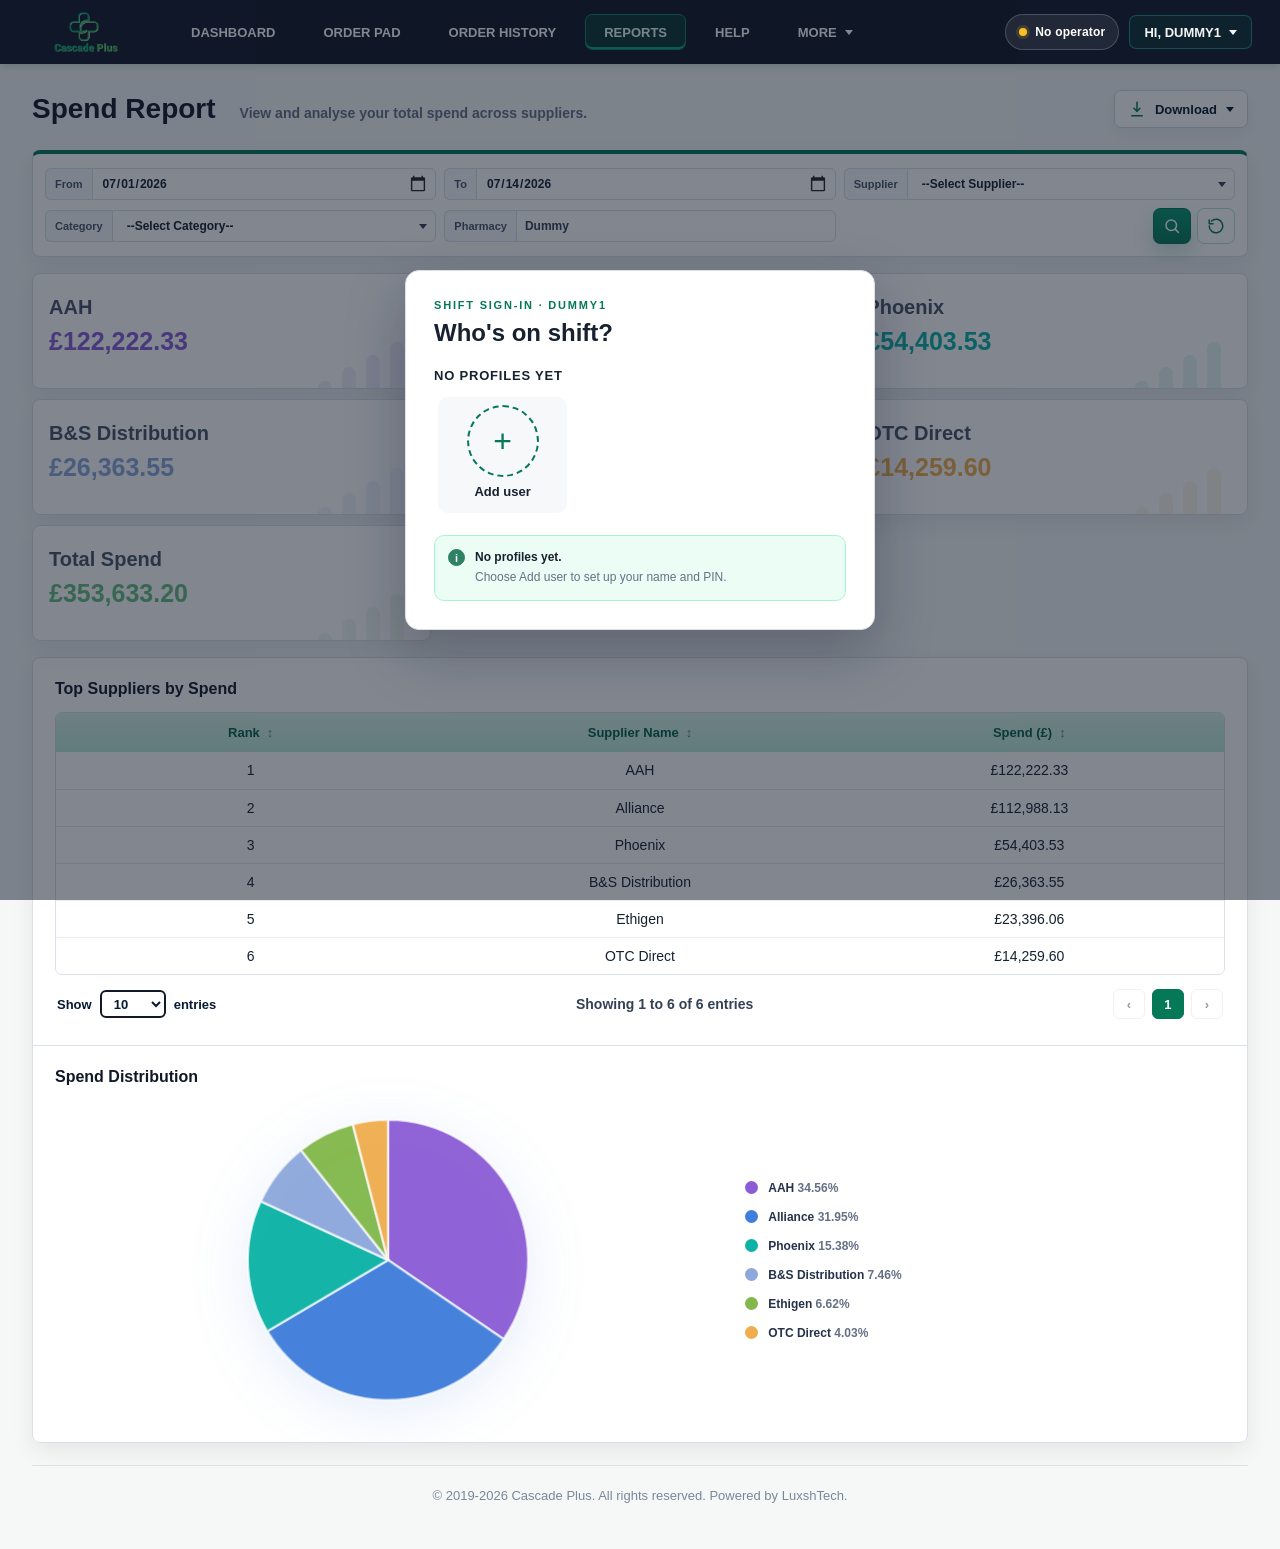
<file: spend_report.html>
<!doctype html>
<html lang="en">

<head>
  <meta charset="utf-8" />
  <meta name="viewport" content="width=device-width, initial-scale=1" />
  <title>CASCADE Spend Report</title>
  <style>
    :root {
      --green: #047857;
      --green-dark: #065f46;
      --green-soft: #ecfdf5;
      --ink: #17212f;
      --muted: #667085;
      --line: #d9e0e8;
      --app-bg: #f6f8f7;
      --shadow: 0 14px 34px rgba(23, 33, 47, 0.1);
      font-family: "Segoe UI", Arial, sans-serif;
    }

    * {
      box-sizing: border-box;
    }

    body {
      margin: 0;
      min-width: 320px;
      color: var(--ink);
      background: var(--app-bg);
      background-attachment: fixed;
      background-size: cover;
      background-position: center bottom;
    }

    button,
    input,
    select {
      font: inherit;
    }

    button {
      cursor: pointer;
    }

    [hidden] {
      display: none !important;
    }

    .app-shell {
      min-height: 100vh;
    }

    .topbar {
      min-height: 64px;
      display: grid;
      grid-template-columns: auto minmax(0, 1fr) auto;
      align-items: center;
      gap: 22px;
      padding: 0 24px;
      color: #fff;
      background: #111827;
      box-shadow: 0 2px 8px rgba(6, 95, 70, 0.2);
    }

    .brand {
      display: inline-flex;
      align-items: center;
    }

    .brand-logo {
      width: auto;
      height: 48px;
      max-width: 124px;
      object-fit: contain;
    }

    .main-nav {
      display: flex;
      align-items: flex-end;
      gap: 8px;
      align-self: stretch;
      overflow: visible;
    }

    .main-nav a,
    .main-nav button,
    .profile-button {
      min-height: 44px;
      border: 0;
      border-radius: 8px 8px 0 0;
      padding: 0 16px;
      display: inline-flex;
      align-items: center;
      justify-content: center;
      color: #fff;
      background: transparent;
      font-size: 13px;
      font-weight: 700;
      text-decoration: none;
      text-transform: uppercase;
      text-align: center;
      white-space: nowrap;
    }

    .main-nav a.active,
    .main-nav a:hover,
    .main-nav button:hover,
    .nav-more:hover>.more-toggle,
    .nav-more:focus-within>.more-toggle {
      color: var(--green);
      background: #fff;
    }

    .main-nav a.active {
      position: relative;
      margin-top: 12px;
    }

    .nav-more {
      position: relative;
      display: inline-flex;
      align-items: flex-end;
    }

    .more-toggle {
      gap: 8px;
    }

    .more-toggle::after,
    .select-wrap::after,
    .download-toggle::after {
      content: "";
      width: 0;
      height: 0;
      border-left: 4px solid transparent;
      border-right: 4px solid transparent;
      border-top: 5px solid currentColor;
    }

    .more-menu {
      position: absolute;
      top: calc(100% - 1px);
      left: 0;
      z-index: 30;
      min-width: 178px;
      display: none;
      flex-direction: column;
      gap: 4px;
      padding: 8px;
      border-radius: 0 0 8px 8px;
      background: #fff;
      box-shadow: 0 16px 34px rgba(15, 23, 42, 0.2);
    }

    .nav-more:hover .more-menu,
    .nav-more:focus-within .more-menu {
      display: flex;
    }

    .main-nav .more-menu a {
      min-height: 38px;
      border-radius: 6px;
      margin: 0;
      padding: 0 12px;
      color: var(--ink);
    }

    .main-nav .more-menu a:hover,
    .main-nav .more-menu a:focus-visible {
      color: #fff;
      background: var(--green);
    }

    .profile-button {
      min-height: 36px;
      gap: 8px;
      border-radius: 999px;
      border: 1px solid rgba(255, 255, 255, .16);
      color: #fff;
      background: rgba(255, 255, 255, .12);
    }

    .profile-button::after {
      content: "";
      width: 8px;
      height: 8px;
      border-right: 1.5px solid currentColor;
      border-bottom: 1.5px solid currentColor;
      transform: translateY(-2px) rotate(45deg);
    }

    .account-menu {
      position: relative;
      justify-self: end;
    }

    .account-dropdown {
      position: absolute;
      top: calc(100% + 8px);
      right: 0;
      z-index: 60;
      width: min(232px, calc(100vw - 24px));
      display: none;
      flex-direction: column;
      padding: 8px 0;
      border-radius: 8px;
      color: rgba(255, 255, 255, .9);
      background: #0f1726;
      box-shadow: 0 12px 24px rgba(15, 23, 42, .28);
    }

    .account-menu.is-open .account-dropdown {
      display: flex;
    }

    .account-dropdown::before {
      content: "";
      position: absolute;
      top: -9px;
      right: 18px;
      width: 18px;
      height: 18px;
      border-radius: 3px 0 0;
      background: #0f1726;
      transform: rotate(45deg);
    }

    .account-menu-item {
      min-height: 50px;
      display: flex;
      align-items: center;
      gap: 16px;
      border: 0;
      padding: 0 16px;
      color: rgba(255, 255, 255, .86);
      background: transparent;
      font-size: 12px;
      font-weight: 600;
      letter-spacing: 1.8px;
      text-align: left;
      text-transform: uppercase;
    }

    .account-menu-item svg,
    .icon {
      display: block;
      fill: none;
      stroke: currentColor;
      stroke-linecap: round;
      stroke-linejoin: round;
    }

    .account-menu-item svg {
      width: 22px;
      height: 22px;
      stroke-width: 1.6;
    }

    .account-menu-separator {
      height: 1px;
      margin: 8px 0;
      background: rgba(255, 255, 255, .18);
    }

    .workspace {
      width: min(100%, 1760px);
      margin: 0 auto;
      padding: 26px 32px 24px;
    }

    .heading-row {
      display: flex;
      align-items: center;
      justify-content: space-between;
      gap: 20px;
      margin-bottom: 22px;
    }

    .page-heading {
      display: flex;
      align-items: baseline;
      gap: 24px;
    }

    .page-heading h1 {
      margin: 0;
      color: #111827;
      font-size: 28px;
      font-weight: 600;
      line-height: 1.15;
    }

    .page-heading p {
      margin: 0;
      color: var(--muted);
      font-size: 14px;
      font-weight: 600;
    }

    .download-menu {
      position: relative;
    }

    .download-toggle {
      min-height: 38px;
      display: inline-flex;
      align-items: center;
      gap: 9px;
      border: 1px solid var(--line);
      border-radius: 7px;
      padding: 0 13px;
      color: var(--ink);
      background: #fff;
      font-size: 13px;
      font-weight: 700;
      box-shadow: 0 4px 12px rgba(23, 33, 47, .05);
    }

    .download-toggle .icon {
      color: var(--green);
    }

    .download-options {
      position: absolute;
      top: calc(100% + 7px);
      right: 0;
      z-index: 20;
      min-width: 154px;
      display: none;
      padding: 6px;
      border: 1px solid var(--line);
      border-radius: 7px;
      background: #fff;
      box-shadow: var(--shadow);
    }

    .download-menu.is-open .download-options {
      display: grid;
    }

    .download-options button {
      border: 0;
      border-radius: 5px;
      padding: 9px 10px;
      color: var(--ink);
      background: #fff;
      text-align: left;
    }

    .download-options button:hover {
      color: var(--green-dark);
      background: var(--green-soft);
    }

    .filter-panel,
    .metric-card,
    .analytics-panel {
      border: 1px solid var(--line);
      border-radius: 8px;
      background: #fff;
      box-shadow: var(--shadow);
    }

    .filter-panel {
      margin-bottom: 16px;
      padding: 14px 12px 12px;
    }

    .filter-grid {
      display: grid;
      grid-template-columns: minmax(170px, .8fr) minmax(170px, .8fr) minmax(220px, 1.1fr) minmax(220px, 1.1fr) minmax(240px, 1.2fr) auto;
      gap: 8px;
      align-items: center;
    }

    .field {
      min-width: 0;
      display: grid;
      grid-template-columns: max-content minmax(0, 1fr);
    }

    .field>span:first-child {
      min-height: 30px;
      display: inline-flex;
      align-items: center;
      border: 1px solid var(--line);
      border-right: 0;
      border-radius: 6px 0 0 6px;
      padding: 0 9px;
      color: #344054;
      background: #f8fafc;
      font-size: 11px;
      font-weight: 600;
      white-space: nowrap;
    }

    .control {
      min-height: 30px;
      border: 1px solid var(--line);
      border-radius: 0 6px 6px 0;
      display: grid;
      grid-template-columns: auto minmax(0, 1fr) auto;
      align-items: center;
      gap: 6px;
      padding: 0 8px;
      color: #344054;
      background: #fff;
      font-size: 12px;
      font-weight: 600;
    }

    .control input,
    .control select {
      width: 100%;
      min-width: 0;
      border: 0;
      outline: 0;
      color: var(--ink);
      background: transparent;
      font-weight: 600;
    }

    .control select {
      padding-left: 6px;
    }

    .fixed-control {
      justify-content: start;
      user-select: none;
      cursor: default;
    }

    .select-wrap {
      grid-template-columns: minmax(0, 1fr) auto;
    }

    .select-wrap select {
      appearance: none;
    }

    .date-wrap {
      grid-template-columns: minmax(0, 1fr);
      padding-right: 6px;
    }

    .date-wrap input[type="date"] {
      min-height: 28px;
      cursor: pointer;
      color-scheme: light;
    }

    .date-wrap input[type="date"]::-webkit-calendar-picker-indicator {
      width: 18px;
      height: 18px;
      margin-left: 6px;
      cursor: pointer;
      opacity: .85;
    }

    .icon {
      width: 18px;
      height: 18px;
      stroke-width: 2;
    }

    .filter-actions {
      display: flex;
      justify-content: flex-end;
      gap: 6px;
    }

    .soft-button,
    .green-button {
      width: 34px;
      min-width: 34px;
      height: 30px;
      min-height: 30px;
      border-radius: 6px;
      display: inline-flex;
      align-items: center;
      justify-content: center;
      padding: 0;
      font-weight: 700;
    }

    .soft-button {
      border: 1px solid var(--line);
      color: #344054;
      background: #fff;
    }

    .green-button {
      border: 1px solid var(--green);
      color: #fff;
      background: linear-gradient(180deg, #06966f 0%, #047857 100%);
      box-shadow: 0 10px 20px rgba(4, 120, 87, .22);
    }

    .metric-grid {
      display: grid;
      grid-template-columns: repeat(auto-fit, minmax(205px, 1fr));
      gap: 10px;
      margin-bottom: 16px;
    }

    .metric-card {
      position: relative;
      min-height: 116px;
      display: grid;
      grid-template-columns: minmax(0, 1fr);
      align-items: start;
      overflow: hidden;
      padding: 20px 16px;
      background: linear-gradient(145deg, var(--tint, #f3fffb), #fff 66%);
    }

    .metric-card::after {
      content: "";
      position: absolute;
      right: 26px;
      bottom: -6px;
      width: 14px;
      height: 52px;
      opacity: .1;
      background: var(--accent);
      border-radius: 8px 8px 0 0;
      box-shadow: -24px 13px 0 0 var(--accent),
        -48px 25px 0 0 var(--accent),
        -72px 39px 0 0 var(--accent);
    }

    .metric-copy {
      min-width: 0;
    }

    .metric-label {
      display: block;
      margin: 2px 0 7px;
      color: #475467;
      font-size: 20px;
      font-weight: 700;
    }

    .metric-value {
      display: block;
      overflow: hidden;
      color: var(--accent);
      font-size: 25px;
      font-weight: 700;
      line-height: 1.2;
      text-overflow: ellipsis;
      white-space: nowrap;
    }

    .analytics-panel {
      display: grid;
      grid-template-columns: minmax(0, 1.05fr) minmax(420px, .95fr);
      overflow: hidden;
    }

    .table-section,
    .chart-section {
      min-width: 0;
      padding: 20px 22px;
    }

    .chart-section {
      border-left: 1px solid var(--line);
    }

    .section-title {
      margin: 0 0 14px;
      color: #111827;
      font-size: 16px;
      font-weight: 700;
    }

    .entries-control {
      display: inline-flex;
      align-items: center;
      gap: 8px;
      color: #061a33;
      font-size: 13px;
      font-weight: 600;
    }

    .entries-control select {
      min-width: 66px;
      min-height: 30px;
      border: 1px solid var(--line);
      border-radius: 6px;
      padding: 0 8px;
      color: #061a33;
      background: #fff;
      font-weight: 600;
    }

    .table-wrap {
      overflow-x: auto;
      border: 1px solid var(--line);
      border-radius: 7px;
    }

    table {
      width: 100%;
      border-collapse: collapse;
      min-width: 560px;
      font-size: 14px;
    }

    thead th {
      height: 38px;
      padding: 0 16px;
      color: var(--green-dark);
      background: linear-gradient(180deg, #d8f3e6 0%, #c3ead9 100%);
      font-size: 13px;
      font-weight: 700;
      text-align: center;
      white-space: nowrap;
    }

    thead th.num,
    tbody td.num {
      text-align: center;
    }

    tbody td {
      height: 38px;
      border-bottom: 1px solid #e7ecf2;
      padding: 0 16px;
      color: #17212f;
      font-weight: 500;
      text-align: center;
      white-space: nowrap;
    }

    tbody tr:last-child td {
      border-bottom: 0;
    }

    tbody tr:hover {
      background: #f8fffc;
    }

    .sort-button {
      border: 0;
      padding: 0;
      color: inherit;
      background: transparent;
      font-weight: inherit;
    }

    .sort-button::after {
      content: "\2195";
      margin-left: 7px;
      color: #6b7f7a;
      font-size: 13px;
    }

    .sort-button[data-direction="asc"]::after {
      content: "\2191";
      color: #000;
    }

    .sort-button[data-direction="desc"]::after {
      content: "\2193";
      color: #000;
    }

    .empty-row td {
      height: 110px;
      color: var(--muted);
      text-align: center;
    }

    .table-footer {
      min-height: 48px;
      display: grid;
      grid-template-columns: 1fr auto 1fr;
      align-items: center;
      gap: 18px;
      padding-top: 10px;
      color: #344054;
      font-size: 13px;
      font-weight: 600;
    }

    .table-footer .entries-control {
      justify-self: start;
    }

    .table-footer #tableInfo {
      justify-self: center;
    }

    .pagination {
      display: flex;
      align-items: center;
      gap: 7px;
    }

    .pagination {
      justify-self: end;
    }

    .page-button {
      min-width: 32px;
      min-height: 30px;
      border: 1px solid var(--line);
      border-radius: 6px;
      color: #17212f;
      background: #fff;
      font-size: 13px;
      font-weight: 800;
    }

    .page-button.active {
      border-color: var(--green);
      color: #fff;
      background: var(--green);
    }

    .page-button:disabled {
      cursor: not-allowed;
      opacity: .45;
    }

    .chart-content {
      min-height: 320px;
      display: grid;
      grid-template-columns: minmax(250px, 1fr) minmax(190px, .72fr);
      align-items: center;
      gap: 24px;
    }

    .pie-wrap {
      position: relative;
      width: min(100%, 292px);
      aspect-ratio: 1;
      justify-self: center;
    }

    .pie-chart {
      width: 100%;
      height: 100%;
      border-radius: 50%;
      filter: drop-shadow(0 12px 28px rgba(63, 126, 219, .14));
      transform: scale(.92);
      opacity: 0;
      animation: pieEnter 620ms cubic-bezier(.2, .8, .2, 1) forwards;
      transition: filter 180ms ease;
    }

    .pie-chart:hover {
      filter: drop-shadow(0 18px 38px rgba(63, 126, 219, .24)) saturate(1.08);
    }

    .pie-chart svg {
      width: 100%;
      height: 100%;
      overflow: visible;
    }

    .pie-slice {
      cursor: pointer;
      opacity: .96;
      stroke: rgba(255, 255, 255, .72);
      stroke-width: .8;
      transition: filter 220ms ease, opacity 220ms ease;
      animation: sliceEnter 520ms cubic-bezier(.2, .8, .2, 1) both;
    }

    .pie-wrap.is-hovering .pie-slice {
      opacity: .72;
    }

    .pie-slice.is-active {
      filter: drop-shadow(0 12px 18px rgba(31, 41, 55, .22));
      opacity: 1;
      stroke: rgba(255, 255, 255, .95);
      stroke-width: 1.2;
    }

    .pie-tooltip {
      position: absolute;
      z-index: 5;
      left: 50%;
      top: 50%;
      display: none;
      min-width: 126px;
      max-width: 210px;
      transform: translate(-50%, -118%);
      border: 1px solid rgba(255, 255, 255, .78);
      border-radius: 5px;
      padding: 8px 10px;
      color: #fff;
      background: rgba(96, 105, 216, .92);
      box-shadow: 0 12px 26px rgba(31, 41, 55, .2);
      font-size: 14px;
      font-weight: 600;
      text-align: center;
      pointer-events: none;
      white-space: nowrap;
    }

    .pie-tooltip::after {
      content: "";
      position: absolute;
      left: 50%;
      bottom: -6px;
      width: 10px;
      height: 10px;
      border-right: 1px solid rgba(255, 255, 255, .78);
      border-bottom: 1px solid rgba(255, 255, 255, .78);
      background: inherit;
      transform: translateX(-50%) rotate(45deg);
    }

    .pie-wrap.is-hovering .pie-tooltip {
      display: block;
      animation: tooltipPop 140ms ease-out;
    }

    @keyframes pieEnter {
      to {
        transform: scale(1);
        opacity: 1;
      }
    }

    @keyframes sliceEnter {
      from {
        opacity: 0;
      }

      to {
        opacity: .96;
      }
    }

    @keyframes tooltipPop {
      from {
        opacity: 0;
        transform: translate(-50%, -106%) scale(.96);
      }

      to {
        opacity: 1;
        transform: translate(-50%, -118%) scale(1);
      }
    }

    .chart-empty {
      position: absolute;
      inset: 0;
      display: grid;
      place-items: center;
      border: 1px dashed var(--line);
      border-radius: 50%;
      color: var(--muted);
      background: #f8fafc;
      font-size: 13px;
      font-weight: 600;
    }

    .legend {
      display: grid;
      gap: 15px;
      margin: 0;
      padding: 0;
      list-style: none;
    }

    .legend li {
      display: grid;
      grid-template-columns: 13px minmax(0, 1fr);
      align-items: center;
      gap: 10px;
      color: #25324a;
      font-size: 12px;
      font-weight: 600;
    }

    .legend-dot {
      width: 13px;
      height: 13px;
      border-radius: 50%;
      background: var(--dot);
    }

    .legend-value {
      color: var(--muted);
      font-variant-numeric: tabular-nums;
    }

    .site-footer {
      margin-top: 22px;
      border-top: 1px solid rgba(217, 224, 232, .9);
      padding: 22px 0 2px;
      color: #7a879a;
      font-size: 13px;
      text-align: center;
    }

    @media (max-width: 1320px) {
      .filter-grid {
        grid-template-columns: repeat(3, minmax(190px, 1fr));
      }

      .metric-grid {
        grid-template-columns: repeat(3, minmax(0, 1fr));
      }

      .analytics-panel {
        grid-template-columns: 1fr;
      }

      .chart-section {
        border-top: 1px solid var(--line);
        border-left: 0;
      }
    }

    @media (max-width: 760px) {
      .topbar {
        grid-template-columns: 1fr;
        padding: 12px 16px 0;
      }

      .main-nav {
        overflow-x: auto;
      }

      .workspace {
        padding: 22px 16px 24px;
      }

      .heading-row,
      .page-heading {
        align-items: flex-start;
        flex-direction: column;
        gap: 8px;
      }

      .filter-grid,
      .metric-grid {
        grid-template-columns: 1fr;
      }

      .filter-actions {
        justify-content: flex-start;
      }

      .metric-card {
        min-height: 104px;
      }

      .table-section,
      .chart-section {
        padding: 18px 14px;
      }

      .chart-content {
        grid-template-columns: 1fr;
      }

      .table-footer {
        grid-template-columns: 1fr;
        align-items: flex-start;
      }

      .table-footer .entries-control,
      .table-footer #tableInfo,
      .pagination {
        justify-self: start;
      }
    }

    @media print {
      @page {
        size: A4 landscape;
        margin: 8mm;
      }

      * {
        -webkit-print-color-adjust: exact;
        print-color-adjust: exact;
      }

      html,
      body {
        width: 100%;
        margin: 0;
        background: var(--app-bg);
        background-attachment: fixed;
        background-size: cover;
        background-position: center bottom;
      }

      .topbar,
      .heading-row,
      .filter-panel,
      .download-menu,
      .download-options,
      .site-footer {
        display: none !important;
      }

      .app-shell {
        min-height: 0;
      }

      .workspace {
        width: 100%;
        max-width: none;
        margin: 0;
        padding: 0;
      }

      .metric-grid {
        grid-template-columns: repeat(7, minmax(0, 1fr)) !important;
        gap: 6px;
        margin-bottom: 10px;
        page-break-inside: avoid;
        break-inside: avoid;
      }

      .metric-card {
        min-height: 76px;
        gap: 7px;
        padding: 10px 8px;
        box-shadow: none;
        page-break-inside: avoid;
        break-inside: avoid;
      }

      .metric-label {
        margin: 0 0 4px;
        font-size: 8.5px;
      }

      .metric-value {
        font-size: 12px;
      }

      .analytics-panel {
        display: grid !important;
        grid-template-columns: minmax(0, 1.05fr) minmax(0, .95fr) !important;
        overflow: visible;
        box-shadow: none;
        page-break-inside: avoid;
        break-inside: avoid;
      }

      .table-section,
      .chart-section {
        padding: 12px 14px;
      }

      .chart-section {
        border-top: 0;
        border-left: 1px solid var(--line);
      }

      .section-title {
        margin-bottom: 10px;
        font-size: 13px;
      }

      .table-wrap {
        overflow: visible;
      }

      table {
        min-width: 0;
        font-size: 10px;
      }

      thead th,
      tbody td {
        height: 28px;
        padding: 0 10px;
      }

      thead th {
        font-size: 10px;
      }

      .sort-button::after {
        display: none;
      }

      .table-footer {
        min-height: 32px;
        gap: 8px;
        padding-top: 8px;
        font-size: 10px;
      }

      .entries-control,
      .entries-control select {
        font-size: 10px;
      }

      .entries-control select {
        min-width: 50px;
        min-height: 24px;
      }

      .page-button {
        min-width: 24px;
        min-height: 24px;
        font-size: 10px;
      }

      .chart-content {
        min-height: 230px;
        grid-template-columns: minmax(190px, 1fr) minmax(150px, .7fr);
        gap: 14px;
      }

      .pie-wrap {
        width: min(100%, 230px);
      }

      .legend {
        gap: 10px;
      }

      .legend li {
        grid-template-columns: 10px minmax(0, 1fr);
        gap: 8px;
        font-size: 9px;
      }

      .legend-dot {
        width: 10px;
        height: 10px;
      }
    }

    /* Unified report styling: aligned with Order Report */
    .workspace {
      width: min(100%, 1760px);
      margin: 0 auto;
      padding: 26px 32px 44px;
    }

    .heading-row {
      display: flex;
      align-items: center;
      justify-content: space-between;
      gap: 20px;
      margin-bottom: 22px;
    }

    .page-heading {
      display: flex;
      align-items: baseline;
      gap: 24px;
    }

    .page-heading h1 {
      margin: 0;
      color: #111827;
      font-size: 28px;
      font-weight: 600;
      line-height: 1.15;
    }

    .page-heading p {
      margin: 0;
      color: var(--muted);
      font-size: 14px;
      font-weight: 600;
    }

    .download-toggle {
      min-height: 38px;
      display: inline-flex;
      align-items: center;
      gap: 9px;
      border: 1px solid var(--line);
      border-radius: 7px;
      padding: 0 13px;
      color: var(--ink);
      background: #fff;
      font-size: 13px;
      font-weight: 700;
      box-shadow: 0 4px 12px rgba(23, 33, 47, 0.05);
    }

    .download-toggle .icon,
    .filter-panel .icon,
    .green-button .icon,
    .soft-button .icon {
      width: 18px;
      height: 18px;
      stroke-width: 2;
    }

    .download-toggle .icon {
      color: var(--green);
    }

    .filter-panel,
    .table-panel,
    .savings-filter-bar,
    .savings-kpi-card,
    .savings-chart-card,
    .savings-methodology-box {
      border: 1px solid var(--line);
      border-radius: 8px;
      background: #fff;
      box-shadow: var(--shadow);
    }

    .filter-panel,
    .savings-filter-bar {
      margin-bottom: 16px;
      padding: 14px 12px 12px;
    }

    .filter-grid,
    .savings-filter-bar {
      gap: 8px;
      align-items: center;
    }

    .field {
      min-width: 0;
      display: grid;
      grid-template-columns: max-content minmax(0, 1fr);
      gap: 0;
    }

    .field>span:first-child,
    .field-label {
      min-height: 30px;
      display: inline-flex;
      align-items: center;
      border: 1px solid var(--line);
      border-right: 0;
      border-radius: 6px 0 0 6px;
      padding: 0 9px;
      color: #344054;
      background: #f8fafc;
      font-size: 11px;
      font-weight: 600;
      white-space: nowrap;
    }

    .control {
      min-height: 30px;
      border: 1px solid var(--line);
      border-radius: 0 6px 6px 0;
      display: grid;
      grid-template-columns: auto minmax(0, 1fr) auto;
      align-items: center;
      gap: 6px;
      padding: 0 8px;
      color: #344054;
      background: #fff;
      box-shadow: none;
      font-size: 12px;
      font-weight: 600;
    }

    .control input,
    .control select {
      width: 100%;
      min-width: 0;
      min-height: 28px;
      border: 0;
      outline: 0;
      color: var(--ink);
      background: transparent;
      font-weight: 600;
    }

    .select-wrap {
      grid-template-columns: minmax(0, 1fr) auto;
    }

    .select-wrap select {
      appearance: none;
    }

    .date-wrap {
      grid-template-columns: minmax(0, 1fr);
      padding-right: 6px;
    }

    .date-wrap input[type="date"] {
      color-scheme: light;
      cursor: pointer;
    }

    .date-wrap input[type="date"]::-webkit-calendar-picker-indicator {
      width: 18px;
      height: 18px;
      margin-left: 6px;
      cursor: pointer;
      opacity: 0.85;
    }

    .filter-actions {
      display: flex;
      justify-content: flex-end;
      gap: 6px;
    }

    .soft-button,
    .green-button,
    .icon-button,
    .icon-filter-button {
      width: 34px;
      min-width: 34px;
      height: 30px;
      min-height: 30px;
      border-radius: 6px;
      display: inline-flex;
      align-items: center;
      justify-content: center;
      padding: 0;
      font-weight: 700;
    }

    .soft-button,
    .icon-button,
    .secondary-button.icon-filter-button {
      border: 1px solid var(--line);
      color: var(--green-dark);
      background: var(--green-soft);
    }

    .green-button,
    .primary-button.icon-filter-button {
      border: 1px solid var(--green);
      color: #fff;
      background: linear-gradient(180deg, #06966f 0%, #047857 100%);
      box-shadow: 0 10px 20px rgba(4, 120, 87, 0.22);
    }

    .table-panel {
      padding: 8px 10px 10px;
      overflow: hidden;
    }

    .table-toolbar {
      min-height: 34px;
      display: flex;
      align-items: center;
      justify-content: space-between;
      gap: 10px;
      margin-bottom: 6px;
    }

    .entries-control,
    .entries-row label {
      display: inline-flex;
      align-items: center;
      gap: 8px;
      color: #061a33;
      font-size: 13px;
      font-weight: 600;
    }

    .entries-control select,
    .entries-row select {
      min-width: 66px;
      min-height: 28px;
      border: 2px solid #111827;
      border-radius: 6px;
      padding: 0 8px;
      color: #061a33;
      background: #fff;
      font-weight: 600;
    }

    table {
      width: 100%;
      border-collapse: collapse;
      font-size: 14px;
    }

    thead th,
    .savings-details-table th {
      height: 38px;
      padding: 0 16px;
      color: var(--green-dark);
      background: linear-gradient(180deg, #d8f3e6 0%, #c3ead9 100%);
      font-size: 13px;
      font-weight: 700;
      text-align: left;
      white-space: nowrap;
    }

    tbody td,
    .savings-details-table td {
      height: 36px;
      border-bottom: 1px solid #e7ecf2;
      padding: 0 16px;
      color: #17212f;
      background: #fff;
      font-size: 14px;
      font-weight: 500;
      white-space: nowrap;
      vertical-align: middle;
    }

    tbody tr:nth-child(odd) td {
      background: #fff;
    }

    tbody tr:hover td,
    tbody tr:hover,
    .savings-details-table tbody tr:hover td {
      background: #f8fffc;
    }

    .num,
    td.num,
    th.num,
    .numeric {
      text-align: right !important;
      font-variant-numeric: tabular-nums;
    }

    .analytics-panel .table-section table {
      table-layout: fixed;
    }

    .analytics-panel .table-section table th,
    .analytics-panel .table-section table td {
      width: 33.333%;
      text-align: center !important;
    }

    .analytics-panel .table-section table th .sort-button {
      width: 100%;
      justify-content: center;
      text-align: center;
    }

    .analytics-panel .table-section table td.num,
    .analytics-panel .table-section table th.num {
      text-align: center !important;
    }

    .table-footer {
      min-height: 48px;
      display: flex;
      align-items: center;
      justify-content: space-between;
      gap: 18px;
      padding: 10px 2px 0;
      color: #344054;
      font-size: 14px;
      font-weight: 600;
    }

    .pagination {
      display: flex;
      align-items: center;
      justify-content: flex-end;
      gap: 7px;
    }

    .pagination button,
    .page-button {
      min-width: 32px;
      min-height: 30px;
      border: 1px solid var(--line);
      border-radius: 6px;
      color: #17212f;
      background: #fff;
      font-size: 13px;
      font-weight: 800;
    }

    .pagination button.active,
    .page-button.active {
      border-color: var(--green);
      color: #fff;
      background: var(--green);
      box-shadow: none;
    }

    .pagination button:not(:disabled):hover,
    .page-button:not(:disabled):hover {
      color: #fff;
      background: var(--green);
    }

    @media (max-width: 760px) {
      .workspace {
        padding: 22px 16px 34px;
      }

      .heading-row,
      .page-heading,
      .table-footer {
        align-items: flex-start;
        flex-direction: column;
        gap: 8px;
      }

      .filter-grid,
      .savings-filter-bar {
        grid-template-columns: 1fr !important;
      }
    }
    /* Report consistency refinements */
    .download-toggle {
      min-height: 38px;
      border: 1px solid #cfd8e3;
      border-radius: 7px;
      color: #061a33;
      background: #fff;
      box-shadow: 0 6px 16px rgba(23, 33, 47, 0.06);
    }

    .download-toggle:hover,
    .download-toggle:focus-visible {
      border-color: #10b981;
      color: var(--green);
      outline: 0;
    }

    .filter-panel {
      border-top: 4px solid var(--green);
      background: rgba(255, 255, 255, 0.96);
      box-shadow: 0 8px 22px rgba(23, 33, 47, 0.08);
    }

    .field>span:first-child,
    .field-label {
      color: #475467;
      background: #f8fafc;
      font-weight: 700;
    }

    .control {
      min-height: 32px;
    }

    .green-button {
      width: 38px;
      min-width: 38px;
      height: 36px;
      min-height: 36px;
      border-radius: 7px;
      background: linear-gradient(180deg, #06966f 0%, #047857 100%);
      box-shadow: 0 10px 20px rgba(4, 120, 87, 0.18);
    }

    .soft-button,
    .icon-button {
      width: 38px;
      min-width: 38px;
      height: 36px;
      min-height: 36px;
      border: 1px solid #b7dfd3;
      border-radius: 7px;
      color: var(--green);
      background: #fff;
    }

    .metric-card,
    .analytics-panel {
      border: 1px solid var(--line);
      border-radius: 8px;
      background: rgba(255, 255, 255, 0.97);
      box-shadow: 0 8px 22px rgba(23, 33, 47, 0.08);
    }

    .table-section,
    .chart-section {
      padding: 22px;
    }

    thead th {
      height: 39px;
      background: linear-gradient(180deg, #d8f3e6 0%, #bdebd8 100%);
    }

    tbody td {
      height: 37px;
    }

    tbody tr:hover td,
    tbody tr:hover {
      background: #f6fffb;
    }

    .pagination button,
    .page-button {
      border-color: #d9e0e8;
      background: #fff;
    }
  </style>
  <link rel="stylesheet" href="navigation.css" />
</head>

<body>
  <div class="app-shell">
    <header class="topbar">
      <a class="brand" href="index.html" aria-label="CASCADE home">
        <img class="brand-logo" src="logo.png" alt="CASCADE Plus" />
      </a>
      <nav class="main-nav" aria-label="Primary">
        <a href="Dashboard.html">Dashboard</a>
        <a href="index.html">Order Pad</a>
        <a href="history.html">Order History</a>
        <a class="active" href="report.html" aria-current="page">Reports</a>
        <a href="help.html">Help</a>
        <div class="nav-more">
          <button class="more-toggle" type="button" aria-haspopup="true" aria-expanded="false">More</button>
          <div class="more-menu" role="menu">
            <a href="pending.html" role="menuitem">Pending Order</a>
            <a href="outofstock.html" role="menuitem">Out Of Stock</a>
            <a href="settings.html" role="menuitem">Settings</a>
          </div>
        </div>
      </nav>
      <div class="account-menu">
        <button class="profile-button" type="button" aria-haspopup="true" aria-expanded="false">HI, DUMMY1</button>
        <div class="account-dropdown" role="menu">
          <button class="account-menu-item" type="button" role="menuitem">
            <svg viewBox="0 0 24 24" aria-hidden="true">
              <path d="M3 11.5 12 4l9 7.5"></path>
              <path d="M5.5 10.5V20h13v-9.5"></path>
              <path d="M9.5 17h5"></path>
            </svg>
            Reset Password
          </button>
          <span class="account-menu-separator" aria-hidden="true"></span>
          <button class="account-menu-item" type="button" role="menuitem">
            <svg viewBox="0 0 24 24" aria-hidden="true">
              <circle cx="7.5" cy="16.5" r="3"></circle>
              <path d="m10 14 7.5-7.5"></path>
              <path d="m15.5 8.5 2 2"></path>
            </svg>
            Log Out
          </button>
        </div>
      </div>
    </header>

    <main class="workspace">
      <div class="heading-row">
        <section class="page-heading" aria-labelledby="reportTitle">
          <h1 id="reportTitle">Spend Report</h1>
          <p>View and analyse your total spend across suppliers.</p>
        </section>
        <div class="download-menu">
          <button class="download-toggle" type="button" aria-haspopup="true" aria-expanded="false">
            <svg class="icon" viewBox="0 0 24 24" aria-hidden="true">
              <path d="M12 3v12"></path>
              <path d="m8 11 4 4 4-4"></path>
              <path d="M5 21h14"></path>
            </svg>
            Download
          </button>
          <div class="download-options" role="menu">
            <button type="button" role="menuitem" data-download="csv">Download CSV</button>
            <button type="button" role="menuitem" data-download="print">Print / PDF</button>
          </div>
        </div>
      </div>

      <section class="filter-panel" aria-label="Spend report filters">
        <div class="filter-grid">
          <label class="field"><span>From</span><span class="control date-wrap"><input id="fromDate" type="date"
                value="2026-07-01" aria-label="From date" lang="en-GB" /></span></label>
          <label class="field"><span>To</span><span class="control date-wrap"><input id="toDate" type="date"
                value="2026-07-14" aria-label="To date" lang="en-GB" /></span></label>
          <label class="field"><span>Supplier</span><span class="control select-wrap"><select id="supplierFilter"
                aria-label="Supplier">
                <option value="">--Select Supplier--</option>
              </select></span></label>
          <label class="field"><span>Category</span><span class="control select-wrap"><select id="categoryFilter"
                aria-label="Category">
                <option value="">--Select Category--</option>
              </select></span></label>
          <label class="field"><span>Pharmacy</span><span class="control fixed-control" aria-label="Pharmacy">Dummy</span></label>
          <div class="filter-actions">
            <button id="searchButton" class="green-button" type="button" aria-label="Search report" title="Search">
              <svg class="icon" viewBox="0 0 24 24" aria-hidden="true">
                <circle cx="11" cy="11" r="7"></circle>
                <path d="m16.5 16.5 4 4"></path>
              </svg>
            </button>
            <button id="resetFilters" class="soft-button" type="button" aria-label="Reset filters"
              title="Reset filters">
              <svg class="icon" viewBox="0 0 24 24" aria-hidden="true">
                <path d="M3 12a9 9 0 1 0 3-6.7"></path>
                <path d="M3 4v5h5"></path>
              </svg>
            </button>
          </div>
        </div>
      </section>

      <section id="metricGrid" class="metric-grid" aria-label="Spend summary">
      </section>

      <section class="analytics-panel" aria-label="Spend analytics">
        <div class="table-section">
          <h2 class="section-title">Top Suppliers by Spend</h2>
          <div class="table-wrap">
            <table>
              <thead>
                <tr>
                  <th><button class="sort-button" type="button" data-sort="rank">Rank</button></th>
                  <th><button class="sort-button" type="button" data-sort="supplier">Supplier Name</button></th>
                  <th class="num"><button class="sort-button" type="button" data-sort="spend">Spend (£)</button></th>
                </tr>
              </thead>
              <tbody id="spendTableBody"></tbody>
            </table>
          </div>
          <div class="table-footer"><label class="entries-control">Show <select id="pageSize"
                aria-label="Entries per page">
                <option>10</option>
                <option>25</option>
                <option>50</option>
                <option>100</option>
              </select> entries</label><span id="tableInfo">Showing 0 to 0 of 0 entries</span>
            <nav id="pagination" class="pagination" aria-label="Pagination"></nav>
          </div>
        </div>
        <div class="chart-section">
          <h2 class="section-title">Spend Distribution</h2>
          <div class="chart-content">
            <div class="pie-wrap">
              <div id="pieChart" class="pie-chart" role="img" aria-label="Spend distribution pie chart"></div>
              <div id="pieTooltip" class="pie-tooltip" role="status"></div>
              <div id="chartEmpty" class="chart-empty" hidden>No spend data</div>
            </div>
            <ul id="chartLegend" class="legend" aria-label="Spend distribution legend"></ul>
          </div>
        </div>
      </section>

      <footer class="site-footer">© 2019-2026 Cascade Plus. All rights reserved. Powered by LuxshTech.</footer>
    </main>
  </div>

  <script src="account-menu.js"></script>
  <script>
    const spendRecords = [
      { date: "2026-07-01", supplier: "AAH", category: "Branded", pharmacy: "Pyramid Pharmacy Wandsworth", status: "Received", spend: 18322.40, orders: 42 },
      { date: "2026-07-03", supplier: "AAH", category: "Generic", pharmacy: "Pyramid Pharmacy Wandsworth", status: "Received", spend: 25746.82, orders: 58 },
      { date: "2026-07-08", supplier: "AAH", category: "Fridge", pharmacy: "Pyramid Pharmacy Wandsworth", status: "Partially received", spend: 36153.11, orders: 84 },
      { date: "2026-07-13", supplier: "AAH", category: "Dressings", pharmacy: "Pyramid Pharmacy Wandsworth", status: "Received", spend: 42000.00, orders: 119 },
      { date: "2026-07-02", supplier: "Alliance", category: "Branded", pharmacy: "Pyramid Pharmacy Wandsworth", status: "Received", spend: 28988.13, orders: 61 },
      { date: "2026-07-05", supplier: "Alliance", category: "Generic", pharmacy: "Pyramid Pharmacy Wandsworth", status: "Received", spend: 44000.00, orders: 106 },
      { date: "2026-07-12", supplier: "Alliance", category: "Appliances", pharmacy: "Pyramid Pharmacy Wandsworth", status: "Partially received", spend: 40000.00, orders: 113 },
      { date: "2026-07-04", supplier: "Phoenix", category: "Generic", pharmacy: "Pyramid Pharmacy Wandsworth", status: "Received", spend: 24403.53, orders: 58 },
      { date: "2026-07-11", supplier: "Phoenix", category: "Controlled drug", pharmacy: "Pyramid Pharmacy Wandsworth", status: "Received", spend: 30000.00, orders: 77 },
      { date: "2026-07-06", supplier: "B&S Distribution", category: "Specials", pharmacy: "Pyramid Pharmacy Wandsworth", status: "Received", spend: 26363.55, orders: 65 },
      { date: "2026-07-09", supplier: "Ethigen", category: "Branded", pharmacy: "Pyramid Pharmacy Wandsworth", status: "Received", spend: 23396.06, orders: 58 },
      { date: "2026-07-10", supplier: "OTC Direct", category: "Food", pharmacy: "Pyramid Pharmacy Wandsworth", status: "Received", spend: 14259.60, orders: 35 },
      { date: "2026-06-28", supplier: "AAH", category: "Generic", pharmacy: "Pyramid Pharmacy Tooting", status: "Received", spend: 9720.40, orders: 24 },
      { date: "2026-06-29", supplier: "Alliance", category: "Dressings", pharmacy: "Pyramid Pharmacy Tooting", status: "Received", spend: 8140.25, orders: 20 }
    ];

    const supplierColours = {
      "AAH": "#8b5cd6",
      "Alliance": "#3f7edb",
      "Phoenix": "#0cb2a6",
      "B&S Distribution": "#8da8dc",
      "Ethigen": "#82b84b",
      "OTC Direct": "#f0ad4e"
    };
    const colours = ["#8b5cd6", "#3f7edb", "#0cb2a6", "#8da8dc", "#82b84b", "#f0ad4e", "#e36b73", "#63748b"];
    const currency = new Intl.NumberFormat("en-GB", { style: "currency", currency: "GBP", minimumFractionDigits: 2 });
    const integer = new Intl.NumberFormat("en-GB");
    const state = { filtered: [], grouped: [], page: 1, size: 10, sort: "spend", direction: "desc" };
    let chartSlices = [];
    const supplierOptions = aggregate(spendRecords).map((row) => row.supplier);
    const categoryOptions = ["(Virtual)", "Appliances", "Bed pans, urinals, gloves, covers", "Borderline substances ACBS", "Branded", "Cat M drugs", "Category unknown", "Catheters", "Controlled drug", "Dressings", "Female contraceptives", "Food", "Fridge", "Generic", "Homeopathic", "Hypodermic", "Insulin product", "MGD (Virtual)", "NRT", "Parallel import", "Specials", "Stockings", "Surgical, bags, stoma, ostomy", "Tariff appliances", "Urine bags", "Zero discount"];

    const byId = (id) => document.getElementById(id);
    const unique = (key) => [...new Set(spendRecords.map((record) => record[key]))].sort((a, b) => a.localeCompare(b));

    function populateSelect(id, values) {
      const select = byId(id);
      values.forEach((value) => select.add(new Option(value, value)));
    }

    function aggregate(records) {
      const groups = new Map();
      records.forEach((record) => {
        const current = groups.get(record.supplier) || { supplier: record.supplier, spend: 0, orders: 0 };
        current.spend += record.spend;
        current.orders += record.orders;
        groups.set(record.supplier, current);
      });
      return [...groups.values()].sort((a, b) => b.spend - a.spend).map((item, index) => ({ ...item, rank: index + 1 }));
    }

    function applyFilters() {
      const from = byId("fromDate").value;
      const to = byId("toDate").value;
      const supplier = byId("supplierFilter").value;
      const category = byId("categoryFilter").value;

      if (from && to && from > to) {
        byId("toDate").setCustomValidity("The To date must be on or after the From date.");
        byId("toDate").reportValidity();
        return;
      }
      byId("toDate").setCustomValidity("");

      state.filtered = spendRecords.filter((record) => (!from || record.date >= from) && (!to || record.date <= to) && (!supplier || record.supplier === supplier) && (!category || record.category === category));
      state.grouped = aggregate(state.filtered);
      state.page = 1;
      render();
    }

    function sortedGroups() {
      return [...state.grouped].sort((a, b) => {
        let result;
        if (state.sort === "supplier") result = a.supplier.localeCompare(b.supplier);
        else result = a[state.sort] - b[state.sort];
        return state.direction === "asc" ? result : -result;
      });
    }

    function escapeHtml(value) {
      return String(value).replace(/[&<>"']/g, (char) => ({ "&": "&amp;", "<": "&lt;", ">": "&gt;", '"': "&quot;", "'": "&#39;" }[char]));
    }

    function spendCard(label, value, accent, tint) {
      return `<article class="metric-card" style="--accent:${accent};--tint:${tint}"><span class="metric-copy"><span class="metric-label">${escapeHtml(label)}</span><strong class="metric-value">${currency.format(value)}</strong></span></article>`;
    }

    function supplierColour(supplier, fallbackIndex = 0) {
      return supplierColours[supplier] || colours[fallbackIndex % colours.length];
    }

    function renderMetrics() {
      const total = state.filtered.reduce((sum, record) => sum + record.spend, 0);
      const supplierCards = state.grouped.map((row, index) => {
        const accent = supplierColour(row.supplier, index);
        return spendCard(row.supplier, row.spend, accent, `${accent}12`);
      });
      byId("metricGrid").innerHTML = [...supplierCards, spendCard("Total Spend", total, "#68bd7e", "#f2fcf4")].join("");
    }

    function renderTable() {
      const rows = sortedGroups();
      const totalPages = Math.max(1, Math.ceil(rows.length / state.size));
      state.page = Math.min(state.page, totalPages);
      const start = (state.page - 1) * state.size;
      const visible = rows.slice(start, start + state.size);
      const tbody = byId("spendTableBody");

      tbody.innerHTML = visible.length ? visible.map((row) => `<tr><td>${row.rank}</td><td>${row.supplier}</td><td class="num">${currency.format(row.spend)}</td></tr>`).join("") : '<tr class="empty-row"><td colspan="3">No suppliers match the selected filters.</td></tr>';
      byId("tableInfo").textContent = rows.length ? `Showing ${start + 1} to ${Math.min(start + state.size, rows.length)} of ${rows.length} entries` : "Showing 0 to 0 of 0 entries";

      const pagination = byId("pagination");
      const buttons = [`<button class="page-button" type="button" data-page="${state.page - 1}" aria-label="Previous" ${state.page === 1 ? "disabled" : ""}>‹</button>`];
      for (let page = 1; page <= totalPages; page += 1) buttons.push(`<button class="page-button${page === state.page ? " active" : ""}" type="button" data-page="${page}" ${page === state.page ? 'aria-current="page"' : ""}>${page}</button>`);
      buttons.push(`<button class="page-button" type="button" data-page="${state.page + 1}" aria-label="Next" ${state.page === totalPages ? "disabled" : ""}>›</button>`);
      pagination.innerHTML = buttons.join("");
    }

    function renderChart() {
      const rows = aggregate(state.filtered);
      const total = rows.reduce((sum, row) => sum + row.spend, 0);
      const empty = !total;
      byId("chartEmpty").hidden = !empty;
      byId("pieChart").style.visibility = empty ? "hidden" : "visible";
      byId("pieChart").innerHTML = "";
      if (empty) { byId("chartLegend").innerHTML = ""; chartSlices = []; return; }

      let progress = 0;
      chartSlices = rows.map((row, index) => {
        const start = progress;
        progress += row.spend / total * 100;
        return { label: row.supplier, percent: row.spend / total * 100, start, end: progress, mid: (start + progress) / 2, color: supplierColour(row.supplier, index) };
      });
      byId("pieChart").innerHTML = `<svg viewBox="0 0 100 100" aria-hidden="true">${chartSlices.map((slice, index) => `<path class="pie-slice" data-index="${index}" d="${describeSlice(slice.start, slice.end)}" fill="${slice.color}" style="animation-delay:${index * 55}ms"></path>`).join("")}</svg>`;
      byId("pieChart").setAttribute("aria-label", rows.map((row) => `${row.supplier} ${(row.spend / total * 100).toFixed(2)} percent`).join(", "));
      byId("chartLegend").innerHTML = rows.map((row, index) => `<li><span class="legend-dot" style="--dot:${supplierColour(row.supplier, index)}"></span><span>${row.supplier} <span class="legend-value">${(row.spend / total * 100).toFixed(2)}%</span></span></li>`).join("");
    }

    function pointOnCircle(percent, radius = 48) {
      const angle = (percent * 3.6 - 90) * Math.PI / 180;
      return { x: 50 + radius * Math.cos(angle), y: 50 + radius * Math.sin(angle) };
    }

    function describeSlice(start, end) {
      const startPoint = pointOnCircle(start);
      const endPoint = pointOnCircle(end);
      const largeArc = end - start > 50 ? 1 : 0;
      return `M 50 50 L ${startPoint.x.toFixed(3)} ${startPoint.y.toFixed(3)} A 48 48 0 ${largeArc} 1 ${endPoint.x.toFixed(3)} ${endPoint.y.toFixed(3)} Z`;
    }

    function setActiveSlice(slice) {
      document.querySelectorAll("#pieChart .pie-slice").forEach((path, index) => {
        const active = chartSlices[index] === slice;
        path.classList.toggle("is-active", active);
        if (!active) {
          path.removeAttribute("transform");
          return;
        }
        const angle = (slice.mid * 3.6 - 90) * Math.PI / 180;
        path.setAttribute("transform", `translate(${(Math.cos(angle) * 6).toFixed(2)} ${(Math.sin(angle) * 6).toFixed(2)})`);
      });
    }

    function updatePieTooltip(event) {
      if (!chartSlices.length) return;
      const chart = byId("pieChart");
      const tooltip = byId("pieTooltip");
      const wrap = chart.closest(".pie-wrap");
      const rect = chart.getBoundingClientRect();
      const x = event.clientX - rect.left - rect.width / 2;
      const y = event.clientY - rect.top - rect.height / 2;
      const distance = Math.sqrt(x * x + y * y);
      if (distance > rect.width / 2) {
        wrap.classList.remove("is-hovering");
        return;
      }
      const angle = (Math.atan2(y, x) * 180 / Math.PI + 450) % 360;
      const percent = angle / 360 * 100;
      const slice = chartSlices.find((item) => percent >= item.start && percent <= item.end) || chartSlices[chartSlices.length - 1];
      setActiveSlice(slice);
      const tooltipAngle = (slice.mid * 3.6 - 90) * Math.PI / 180;
      tooltip.textContent = `${slice.label}: ${slice.percent.toFixed(2)}%`;
      tooltip.style.left = `${rect.width / 2 + Math.cos(tooltipAngle) * rect.width * .3}px`;
      tooltip.style.top = `${rect.height / 2 + Math.sin(tooltipAngle) * rect.height * .3}px`;
      tooltip.style.background = slice.color;
      wrap.classList.add("is-hovering");
    }

    function render() { renderMetrics(); renderTable(); renderChart(); }

    function resetFilters() {
      byId("fromDate").value = "2026-07-01";
      byId("toDate").value = "2026-07-14";
      ["supplierFilter", "categoryFilter"].forEach((id) => byId(id).selectedIndex = 0);
      applyFilters();
    }

    function downloadCsv() {
      const rows = sortedGroups();
      const csv = ["Rank,Supplier Name,Spend (GBP),Orders", ...rows.map((row) => `${row.rank},"${row.supplier.replaceAll('"', '""')}",${row.spend.toFixed(2)},${row.orders}`)].join("\r\n");
      const url = URL.createObjectURL(new Blob([csv], { type: "text/csv;charset=utf-8" }));
      const link = Object.assign(document.createElement("a"), { href: url, download: "spend-report.csv" });
      link.click();
      URL.revokeObjectURL(url);
    }

    populateSelect("supplierFilter", supplierOptions);
    populateSelect("categoryFilter", categoryOptions);
    applyFilters();

    byId("searchButton").addEventListener("click", applyFilters);
    byId("resetFilters").addEventListener("click", resetFilters);
    byId("pageSize").addEventListener("change", (event) => { state.size = Number(event.target.value); state.page = 1; renderTable(); });
    byId("pagination").addEventListener("click", (event) => { const button = event.target.closest("[data-page]"); if (!button || button.disabled) return; state.page = Number(button.dataset.page); renderTable(); });
    document.querySelectorAll(".sort-button").forEach((button) => button.addEventListener("click", () => {
      const nextSort = button.dataset.sort;
      state.direction = state.sort === nextSort && state.direction === "desc" ? "asc" : "desc";
      state.sort = nextSort;
      document.querySelectorAll(".sort-button").forEach((item) => item.removeAttribute("data-direction"));
      button.dataset.direction = state.direction;
      renderTable();
    }));

    const downloadMenu = document.querySelector(".download-menu");
    function closeDownloadMenu() {
      downloadMenu.classList.remove("is-open");
      document.querySelector(".download-toggle").setAttribute("aria-expanded", "false");
    }

    document.querySelector(".download-toggle").addEventListener("click", (event) => {
      event.stopPropagation();
      const open = downloadMenu.classList.toggle("is-open");
      event.currentTarget.setAttribute("aria-expanded", String(open));
    });
    document.addEventListener("click", closeDownloadMenu);
    document.querySelector('[data-download="csv"]').addEventListener("click", downloadCsv);
    document.querySelector('[data-download="print"]').addEventListener("click", () => {
      closeDownloadMenu();
      requestAnimationFrame(() => window.print());
    });
    window.addEventListener("beforeprint", closeDownloadMenu);
    byId("pieChart").addEventListener("pointermove", updatePieTooltip);
    byId("pieChart").addEventListener("pointerleave", () => {
      byId("pieChart").closest(".pie-wrap").classList.remove("is-hovering");
      document.querySelectorAll("#pieChart .pie-slice").forEach((path) => {
        path.classList.remove("is-active");
        path.removeAttribute("transform");
      });
    });

    function openDatePicker(input) {
      if (typeof input.showPicker !== "function") return;
      try { input.showPicker(); } catch (error) { input.focus(); }
    }
    document.querySelectorAll('input[type="date"]').forEach((input) => {
      input.addEventListener("focus", () => openDatePicker(input));
      input.addEventListener("click", () => openDatePicker(input));
    });
  </script>
</body>

</html>
</file>
<file: styles.css>
:root {
  --green: #047857;
  --green-dark: #065f46;
  --green-soft: #ecfdf5;
  --table-header-gradient: linear-gradient(180deg, #d8f3e6 0%, #a9dfc6 100%);
  --row-alt-gradient: linear-gradient(90deg, #ffffff 0%, #f7fbff 100%);
  --row-active-gradient: linear-gradient(90deg, #f7fffb 0%, #e4faef 100%);
  --teal: #0e7490;
  --ink: #17212f;
  --muted: #667085;
  --line: #d9e0e8;
  --soft: #f6f8fa;
  --app-bg: #f6f8f7;
  --panel: #ffffff;
  --amber: #b7791f;
  --amber-soft: #fff7e8;
  --red: #c24132;
  --red-soft: #fff1f0;
  --shadow: 0 18px 44px rgba(23, 33, 47, 0.14);
  font-family: "Segoe UI", Arial, sans-serif;
}

* {
  box-sizing: border-box;
}

[hidden] {
  display: none !important;
}

body {
  margin: 0;
  min-width: 320px;
  color: var(--ink);
  background: var(--app-bg);
  background-attachment: fixed;
  background-size: cover;
  background-position: center bottom;
}

button,
input {
  font: inherit;
}

button {
  cursor: pointer;
}

button:disabled {
  cursor: not-allowed;
  opacity: 0.55;
}

.app-shell {
  min-height: 100vh;
}

.topbar {
  min-height: 64px;
  display: grid;
  grid-template-columns: auto minmax(0, 1fr) auto;
  align-items: center;
  gap: 22px;
  padding: 0 24px;
  color: #fff;
  background: #111827;
  box-shadow: 0 2px 8px rgba(6, 95, 70, 0.2);
}

.brand {
  display: inline-flex;
  align-items: center;
}

.brand-logo {
  width: auto;
  height: 48px;
  max-width: 124px;
  object-fit: contain;
}

.main-nav {
  display: flex;
  align-items: flex-end;
  gap: 8px;
  align-self: stretch;
  overflow: visible;
}

.main-nav button,
.main-nav a,
.profile-button {
  min-height: 44px;
  border: 0;
  border-radius: 8px 8px 0 0;
  padding: 0 16px;
  display: inline-flex;
  align-items: center;
  justify-content: center;
  color: #fff;
  background: transparent;
  font-size: 12px;
  font-weight: 800;
  text-decoration: none;
  text-transform: uppercase;
  text-align: center;
  white-space: nowrap;
}

.main-nav button.active,
.main-nav button:hover,
.main-nav a.active,
.main-nav a:hover,
.nav-more.active>.more-toggle,
.nav-more:hover>.more-toggle,
.nav-more:focus-within>.more-toggle {
  color: var(--green);
  background: #fff;
  box-shadow: 0 -1px 0 #fff inset;
}

.main-nav button.active,
.main-nav a.active,
.nav-more.active {
  position: relative;
  margin-top: 12px;
}

.nav-more {
  position: relative;
  display: inline-flex;
  align-items: flex-end;
}

.more-toggle {
  gap: 8px;
}

.more-toggle::after {
  content: "";
  width: 0;
  height: 0;
  border-left: 4px solid transparent;
  border-right: 4px solid transparent;
  border-top: 5px solid currentColor;
}

.more-menu {
  position: absolute;
  top: calc(100% - 1px);
  left: 0;
  z-index: 30;
  min-width: 178px;
  display: none;
  flex-direction: column;
  gap: 4px;
  padding: 8px;
  border-radius: 0 0 8px 8px;
  background: #fff;
  box-shadow: 0 16px 34px rgba(15, 23, 42, 0.2);
}

.nav-more:hover .more-menu,
.nav-more:focus-within .more-menu {
  display: flex;
}

.main-nav .more-menu a {
  position: static;
  min-height: 38px;
  border-radius: 6px;
  margin-top: 0;
  padding: 0 12px;
  color: var(--ink);
  background: transparent;
  box-shadow: none;
}

.main-nav .more-menu a:hover,
.main-nav .more-menu a:focus-visible,
.main-nav .more-menu a.active {
  color: #fff;
  background: var(--green);
}

.profile-button {
  min-height: 36px;
  gap: 8px;
  border-radius: 999px;
  border: 1px solid rgba(255, 255, 255, 0.16);
  color: #fff;
  background: rgba(255, 255, 255, 0.08);
}

.profile-button::after {
  content: "";
  width: 8px;
  height: 8px;
  border-right: 1.5px solid currentColor;
  border-bottom: 1.5px solid currentColor;
  transform: translateY(-2px) rotate(45deg);
}

.account-menu {
  position: relative;
  justify-self: end;
}

.account-dropdown {
  position: absolute;
  top: calc(100% + 8px);
  right: 0;
  z-index: 60;
  width: min(232px, calc(100vw - 24px));
  display: none;
  flex-direction: column;
  padding: 8px 0;
  border-radius: 8px;
  color: rgba(255, 255, 255, 0.9);
  background: #0f1726;
  box-shadow: 0 12px 24px rgba(15, 23, 42, 0.28);
}

.account-menu.is-open .account-dropdown {
  display: flex;
}

.account-dropdown::before {
  content: "";
  position: absolute;
  top: -9px;
  right: 18px;
  width: 18px;
  height: 18px;
  background: #0f1726;
  border-radius: 3px 0 0 0;
  transform: rotate(45deg);
}

.account-menu-item {
  min-height: 50px;
  display: flex;
  align-items: center;
  gap: 16px;
  border: 0;
  padding: 0 16px;
  color: rgba(255, 255, 255, 0.86);
  background: transparent;
  font-size: 12px;
  font-weight: 700;
  letter-spacing: 1.8px;
  text-align: left;
  text-transform: uppercase;
}

.account-menu-item:hover,
.account-menu-item:focus-visible {
  color: #fff;
  background: rgba(255, 255, 255, 0.06);
  outline: 0;
}

.account-menu-item svg {
  width: 22px;
  height: 22px;
  flex: 0 0 auto;
  stroke: currentColor;
  stroke-width: 1.6;
  stroke-linecap: round;
  stroke-linejoin: round;
  fill: none;
}

.account-menu-separator {
  height: 1px;
  margin: 8px 0;
  background: rgba(255, 255, 255, 0.18);
}

.workspace {
  max-width: 1720px;
  margin: 0 auto;
  padding: 24px 20px;
}

.site-footer {
  margin-top: 22px;
  border-top: 1px solid rgba(217, 224, 232, 0.9);
  padding: 22px 0 2px;
  color: #7a879a;
  font-size: 13px;
  text-align: center;
}

.page-heading,
.basket-header,
.drawer-header {
  display: flex;
  align-items: center;
  justify-content: space-between;
  gap: 16px;
}

.page-heading {
  margin-bottom: 18px;
}

.heading-copy {
  display: flex;
  align-items: baseline;
  gap: 14px;
  flex-wrap: wrap;
}

.subheading {
  margin: 0;
  color: var(--muted);
  font-weight: 600;
}

.panel-toggle {
  min-height: 34px;
  border: 0;
  padding: 0;
  color: var(--green);
  background: transparent;
  font-size: 15px;
  font-weight: 900;
  text-transform: uppercase;
}

.panel-toggle:hover,
.panel-toggle:focus-visible {
  color: var(--green-dark);
  text-decoration: underline;
}

.eyebrow {
  margin: 0 0 5px;
  color: var(--green);
  font-size: 15px;
  font-weight: 700;
  letter-spacing: 0;
  text-transform: uppercase;
}

h1,
h2,
h3,
p {
  margin-top: 0;
}

h1 {
  margin-bottom: 0;
  font-size: 30px;
  line-height: 1.15;
}

h2 {
  margin-bottom: 0;
  font-size: 18px;
  line-height: 1.25;
}

h3 {
  font-size: 15px;
}

.add-product-panel,
.basket-panel,
.quick-order-panel,
.order-modal {
  border: 1px solid var(--line);
  border-radius: 8px;
  background: var(--panel);
  box-shadow: 0 8px 22px rgba(23, 33, 47, 0.07);
}

.add-product-panel {
  padding: 12px 18px 14px;
  margin-bottom: 18px;
  border-top: 4px solid var(--green);
}

.search-widget-row {
  display: grid;
  grid-template-columns: minmax(0, 1.12fr) minmax(420px, 0.88fr);
  gap: 12px;
  align-items: stretch;
}

.product-search-stack {
  position: relative;
  min-width: 0;
}

.search-widget {
  min-height: 48px;
  border: 1px solid rgba(4, 120, 87, 0.18);
  border-radius: 8px;
  background: #fff;
  box-shadow: 0 10px 22px rgba(23, 33, 47, 0.08);
}

.product-search-form {
  display: grid;
  grid-template-columns: minmax(220px, 1fr) 112px 44px;
  gap: 0;
  align-items: center;
  width: 100%;
  overflow: hidden;
  padding: 0 4px 0 14px;
}

label {
  display: grid;
  gap: 6px;
}

label span {
  color: var(--muted);
  font-size: 12px;
  font-weight: 800;
  text-transform: uppercase;
}

.compact-field {
  display: grid;
  align-items: center;
  min-width: 0;
  min-height: 42px;
  padding: 0 10px;
  border-right: 1px solid rgba(217, 224, 232, 0.9);
}

.compact-field span,
.upload-order-widget strong {
  color: var(--green-dark);
  font-size: 11px;
  font-weight: 900;
  letter-spacing: 0;
  text-transform: uppercase;
}

.compact-field input {
  min-height: 32px;
  border: 0;
  border-radius: 0;
  padding: 0;
  box-shadow: none;
}

.compact-field input:focus {
  border-color: transparent;
  box-shadow: none;
}

.name-field {
  padding-left: 0;
}

.quantity-field {
  justify-content: center;
}

.quantity-stepper {
  display: grid;
  grid-template-columns: 28px minmax(30px, 1fr) 28px;
  align-items: center;
  min-height: 28px;
}

.quantity-stepper input {
  text-align: center;
  appearance: textfield;
}

.quantity-stepper input::-webkit-inner-spin-button,
.quantity-stepper input::-webkit-outer-spin-button {
  appearance: none;
  margin: 0;
}

.quantity-button {
  width: 28px;
  height: 28px;
  border: 0;
  border-radius: 6px;
  color: var(--green-dark);
  background: transparent;
  font-size: 17px;
  font-weight: 900;
  line-height: 1;
}

.quantity-button:hover,
.quantity-button:focus-visible {
  background: var(--green-soft);
}

.basket-add-button {
  width: 36px;
  height: 36px;
  border: 0;
  border-radius: 8px;
  display: grid;
  place-items: center;
  justify-self: end;
  color: #fff;
  background: var(--green);
}

.basket-add-button:hover,
.basket-add-button:focus-visible,
.primary-upload:hover,
.primary-upload:focus-visible {
  background: var(--green-dark);
}

.basket-add-button svg,
.upload-icon-button svg,
.upload-dropzone svg {
  width: 21px;
  height: 21px;
  fill: none;
  stroke: currentColor;
  stroke-width: 2;
  stroke-linecap: round;
  stroke-linejoin: round;
}

.upload-order-widget {
  justify-self: end;
  display: grid;
  grid-template-columns: auto 1px max-content 1px 36px 36px;
  gap: 10px;
  align-items: center;
  width: max-content;
  max-width: 100%;
  padding: 3px 5px 3px 14px;
  background: linear-gradient(90deg, #ffffff 0%, #f5fffb 55%, #ecfdf5 100%);
}

.upload-order-widget.drag-over {
  border-color: rgba(4, 120, 87, 0.6);
  background: var(--green-soft);
}

.upload-order-widget strong {
  white-space: nowrap;
}

.widget-divider {
  width: 1px;
  height: 28px;
  background: var(--line);
}

.upload-dropzone {
  display: flex;
  grid-template-columns: none;
  align-items: center;
  gap: 10px;
  min-width: max-content;
  color: var(--green-dark);
  cursor: pointer;
}

.upload-dropzone span {
  overflow: hidden;
  color: var(--green);
  font-size: 14px;
  font-weight: 800;
  text-overflow: ellipsis;
  text-transform: none;
  white-space: nowrap;
  text-decoration: underline dotted rgba(4, 120, 87, 0.55);
  text-underline-offset: 5px;
}

.upload-dropzone input {
  position: absolute;
  width: 1px;
  height: 1px;
  min-height: 1px;
  overflow: hidden;
  opacity: 0;
  pointer-events: none;
}

.upload-icon-button {
  width: 36px;
  height: 36px;
  border-radius: 8px;
  display: grid;
  place-items: center;
}

.secondary-upload {
  color: var(--green-dark);
  border: 1px solid rgba(4, 120, 87, 0.35);
  background: #fff;
}

.secondary-upload:hover,
.secondary-upload:focus-visible {
  background: var(--green-soft);
}

.primary-upload {
  color: #fff;
  border: 0;
  background: var(--green);
}

input {
  width: 65%;
  min-height: 36px;
  border: 1px solid var(--line);
  border-radius: 6px;
  padding: 0 12px;
  color: var(--ink);
  background: #fff;
  outline: none;
}

input:focus {
  border-color: rgba(4, 120, 87, 0.65);
  box-shadow: 0 0 0 3px rgba(4, 120, 87, 0.12);
}

.primary-action,
.secondary-action,
.danger-action {
  min-height: 42px;
  border: 0;
  border-radius: 6px;
  padding: 0 16px;
  font-weight: 700;
  text-transform: none;
  white-space: nowrap;
}

.primary-action {
  color: #fff;
  background: var(--green);
}

.primary-action:hover {
  background: var(--green-dark);
}

.secondary-action {
  color: var(--green-dark);
  border: 1px solid rgba(4, 120, 87, 0.28);
  background: var(--green-soft);
}

.primary-action:focus-visible,
.secondary-action:focus-visible {
  outline: 3px solid rgba(4, 120, 87, 0.38);
  outline-offset: 2px;
}

.danger-action {
  color: #fff;
  background: var(--red);
}

.search-results {
  position: absolute;
  top: calc(100% + 6px);
  left: 0;
  z-index: 25;
  width: min(100%, 720px);
  max-height: min(506px, calc(100vh - 220px));
  display: flex;
  flex-direction: column;
  border: 1px solid rgba(4, 120, 87, 0.22);
  border-radius: 8px;
  overflow: auto;
  background: #fff;
  box-shadow: 0 16px 34px rgba(15, 23, 42, 0.2);
}

.search-results:empty {
  display: none;
}

.search-result {
  min-height: 42px;
  border: 0;
  border-bottom: 1px solid rgba(217, 224, 232, 0.78);
  border-radius: 0;
  padding: 0 14px;
  display: flex;
  align-items: center;
  text-align: left;
  background: #fff;
}

.search-result:last-child {
  border-bottom: 0;
}

.search-result:hover,
.search-result.active {
  color: var(--green-dark);
  background: var(--green-soft);
}

.search-result strong,
.product-card-title {
  display: block;
  color: var(--ink);
  font-size: 14px;
  line-height: 1.3;
}

.search-result span,
.meta-pair span,
.supplier-meta span {
  color: var(--muted);
  font-size: 12px;
  font-weight: 800;
  text-transform: uppercase;
}

.order-layout {
  display: grid;
  grid-template-columns: clamp(330px, calc(18vw + 50px), 350px) minmax(0, 1fr);
  grid-template-areas: "utility basket";
  gap: 12px;
  align-items: start;
  transition: grid-template-columns 180ms ease;
}

.order-layout.utility-collapsed {
  grid-template-columns: 48px minmax(0, 1fr);
}

.utility-sidebar {
  grid-area: utility;
  position: sticky;
  top: 18px;
  display: grid;
  grid-template-rows: minmax(0, 1fr);
  min-width: 0;
  height: calc(100vh - 36px);
  max-height: calc(100vh - 36px);
  height: calc(100dvh - 36px);
  max-height: calc(100dvh - 36px);
  overflow: hidden;
}

.utility-sidebar.quick-order-collapsed {
  height: calc(100vh - 36px);
  max-height: calc(100vh - 36px);
  height: calc(100dvh - 36px);
  max-height: calc(100dvh - 36px);
  overflow: hidden;
}

.basket-panel {
  grid-area: basket;
}

.basket-panel {
  padding: 16px;
}

.basket-header {
  align-items: flex-start;
}

.basket-summary-kpis {
  flex: 0 0 auto;
  display: grid;
  grid-template-columns: repeat(3, minmax(105px, auto));
  overflow: hidden;
  border: 1px solid #c7ddd4;
  border-radius: 8px;
  background: #f4fbf8;
  transform: translateY(-20px);
}

.basket-summary-kpis div {
  min-width: 0;
  display: grid;
  gap: 4px;
  padding: 10px 20px;
  text-align: center;
}

.basket-summary-kpis div+div {
  position: relative;
}

.basket-summary-kpis div+div::before {
  position: absolute;
  top: 50%;
  left: 0;
  width: 1px;
  height: 32px;
  background: #c7ddd4;
  content: "";
  transform: translateY(-50%);
}

.basket-summary-kpis strong {
  color: var(--ink);
  font-size: 20px;
  font-weight: 700;
  font-variant-numeric: tabular-nums;
  line-height: 1.1;
  white-space: nowrap;
}

.basket-summary-kpis #potentialSavings.is-positive {
  color: #db5d1e;
}

.basket-summary-kpis span {
  color: var(--muted);
  font-size: 11px;
  font-weight: 700;
  line-height: 1.15;
  text-transform: uppercase;
  white-space: nowrap;
}

.basket-overview-row {
  display: grid;
  grid-template-columns: minmax(0, 1fr) auto;
  align-items: center;
  gap: 12px;
  margin-top: 6px;
}

.basket-action-stack {
  min-width: 0;
  display: grid;
  gap: 6px;
}

.basket-tools {
  grid-column: 1;
  grid-row: 1;
  display: grid;
  grid-template-columns: minmax(220px, 1fr) auto 36px 36px auto;
  gap: 8px;
  align-items: center;
  width: min(100%, 610px);
  margin-left: 0;
  justify-self: start;
}

.basket-tools input {
  width: 100%;
  min-height: 36px;
  padding: 0 12px;
}

.basket-tools .primary-action,
.basket-tools .icon-action,
.basket-tools .advanced-sort-toggle {
  height: 36px;
  min-height: 36px;
}

.basket-tools .primary-action {
  font-size: 13px;
}

.basket-tools .icon-action {
  width: 36px;
  height: 36px;
  min-height: 36px;
  display: grid;
  place-items: center;
  font-size: 22px;
  font-weight: 900;
}

.basket-legend {
  grid-column: 1;
  grid-row: 2;
  display: flex;
  align-items: center;
  justify-content: flex-start;
  gap: 5px;
  min-height: 16px;
  margin-top: 0;
  color: var(--green);
  font-size: 12px;
  font-weight: 700;
  line-height: 1.2;
  justify-self: start;
}

.basket-legend .concession-indicator {
  flex: 0 0 auto;
  width: 11px;
  height: 11px;
  border-color: var(--green);
  color: var(--green);
  font-size: 7px;
}

.product-list {
  display: grid;
  margin-top: 6px;
  overflow-x: auto;
  border: 1px solid var(--line);
  border-radius: 8px;
  background: #fff;
}

.product-list:empty {
  display: none;
}

.product-list-header,
.product-card {
  display: grid;
  /* Edit | Product (takes all spare width) | PIP | Qty | Net DT | DT | Selected Supplier | Price | Order Value */
  grid-template-columns: 72px minmax(230px, 1fr) 76px 90px 76px 76px 120px 76px 90px;
  gap: 8px;
  align-items: center;
  min-width: 950px;
}

.product-list.has-best-price .product-list-header,
.product-list.has-best-price .product-card {
  grid-template-columns: 72px minmax(230px, 1fr) 76px 90px 76px 76px 120px 76px 90px 140px;
  min-width: 1080px;
}

.product-list-header {
  position: sticky;
  top: 0;
  z-index: 1;
  padding: 9px 12px;
  color: #000;
  background: var(--table-header-gradient);
  border-bottom: 1px solid var(--line);
  font-size: 12px;
  font-weight: 900;
  text-transform: uppercase;
}

.sort-header {
  display: inline-flex;
  align-items: center;
  justify-content: flex-start;
  gap: 5px;
  width: fit-content;
  min-height: 26px;
  border: 0;
  border-radius: 6px;
  padding: 0 6px;
  color: inherit;
  background: transparent;
  font-size: inherit;
  font-weight: inherit;
  text-transform: inherit;
}

.sort-header:hover,
.sort-header:focus-visible,
.sort-header.active {
  color: var(--green-dark);
  background: var(--green-soft);
}

.sort-header span {
  color: #000;
  font-size: 12px;
  line-height: 1;
}

.net-dt-header {
  display: inline-flex;
  align-items: center;
  gap: 4px;
}

.info-icon {
  display: inline-grid;
  place-items: center;
  width: 13px;
  height: 13px;
  border: 1px solid rgba(85, 99, 121, 0.55);
  border-radius: 50%;
  color: #000;
  font-size: 9px;
  font-weight: 900;
  line-height: 1;
  cursor: help;
}

.info-icon:hover,
.info-icon:focus-visible {
  color: #000;
  border-color: #000;
  background: var(--green-soft);
}

.product-list-header .info-icon {
  border-color: rgba(0, 0, 0, 0.55);
  color: #000;
}

.net-dt-value {
  cursor: help;
}

.dt-value {
  display: inline-flex;
  align-items: flex-start;
  gap: 3px;
  width: fit-content;
}

.concession-indicator {
  display: inline-grid;
  place-items: center;
  width: 13px;
  height: 13px;
  border: 1px solid var(--green);
  border-radius: 50%;
  color: var(--green);
  background: #fff;
  font-size: 9px;
  font-weight: 900;
  line-height: 1;
  cursor: help;
}

.concession-indicator:hover,
.concession-indicator:focus-visible {
  color: #fff;
  background: var(--green);
}

.product-card {
  min-height: 40px;
  padding: 8px 12px;
  border-bottom: 1px solid var(--line);
  background: #fff;
  cursor: pointer;
}

.product-card:nth-child(odd) {
  background: var(--row-alt-gradient);
}

.product-card:last-child {
  border-bottom: 0;
}

.product-card:hover {
  background: var(--row-active-gradient);
}

.meta-pair {
  display: grid;
  gap: 4px;
}

.meta-pair strong {
  font-size: 14px;
}

.best-price strong {
  color: var(--green-dark);
}

.product-card>strong,
.product-card>span {
  font-size: 14px;
}

.product-card>.best-price {
  color: var(--green-dark);
}

.product-list-header>.numeric-col,
.product-card>.numeric-col {
  justify-self: center;
  text-align: center;
}

/* Selected Supplier is left-aligned, like the Product column. */
.product-list-header>.selected-supplier-col,
.product-card>.selected-supplier-col {
  justify-self: start;
  text-align: left;
}

.best-price.empty {
  min-height: 1px;
}

.product-card-title,
.product-card .supplier-chip,
.product-card>.best-price {
  min-width: 0;
  overflow: hidden;
  text-overflow: ellipsis;
  white-space: nowrap;
}

/* Longer supplier names (e.g. "B&S Distribution - £0.05") wrap instead of hiding the price. */
.product-card>.best-price {
  white-space: normal;
  overflow-wrap: anywhere;
}

.product-main,
.product-name-with-favourite {
  min-width: 0;
}

.product-name-with-favourite {
  display: flex;
  align-items: center;
  flex-wrap: wrap;
  gap: 5px;
}

.product-name-with-favourite .product-card-title {
  flex: 0 1 auto;
}

.product-tags,
.quick-order-tags {
  display: inline-flex;
  align-items: center;
  flex-wrap: wrap;
  gap: 5px;
}

.product-tag {
  display: inline-flex;
  align-items: center;
  justify-content: center;
  min-height: 14px;
  border-radius: 5px;
  padding: 1px 4px;
  font-size: 9px;
  font-weight: 700;
  letter-spacing: 0.01em;
  line-height: 1.35;
  white-space: nowrap;
  cursor: help;
}

.product-tag--cd {
  color: #fff;
  background: #b42369;
}

.product-tag--fridge {
  color: #fff;
  background: #1976d2;
}

.product-tag--high-value {
  color: #5b2b00;
  background: #f6a21a;
}

.product-tag:focus-visible {
  outline: 2px solid #111827;
  outline-offset: 2px;
}

.favourite-button {
  flex: 0 0 auto;
  width: 25px;
  height: 25px;
  display: inline-grid;
  place-items: center;
  border: 0;
  border-radius: 5px;
  padding: 0;
  color: #98a2b3;
  background: transparent;
  font-size: 18px;
  line-height: 1;
}

.favourite-button.is-favourite {
  color: #d6a419;
}

.favourite-button:hover,
.favourite-button:focus-visible {
  color: #b8860b;
  background: #fff8df;
  outline: 2px solid rgba(214, 164, 25, 0.35);
  outline-offset: 1px;
}

.supplier-chip,
.availability-chip,
.delta-chip {
  display: inline-flex;
  align-items: center;
  width: fit-content;
  min-height: 24px;
  border-radius: 999px;
  padding: 0 9px;
  font-size: 12px;
  font-weight: 900;
}

.supplier-chip {
  color: var(--green-dark);
  background: var(--green-soft);
}

.availability-chip {
  color: var(--green-dark);
  background: var(--green-soft);
}

.availability-chip.unavailable {
  color: var(--red);
  background: var(--red-soft);
}

.delta-chip {
  color: var(--muted);
  background: var(--soft);
}

.delta-chip.save {
  color: var(--green-dark);
  background: var(--green-soft);
}

.delta-chip.more {
  color: var(--amber);
  background: var(--amber-soft);
}

.card-actions {
  display: flex;
  align-items: center;
  gap: 6px;
  justify-content: flex-start;
}

.select-all-control {
  display: inline-flex;
  align-items: center;
  gap: 8px;
}

.select-all-control span {
  color: #000;
  font-size: 12px;
  font-weight: 900;
  text-transform: uppercase;
}

.select-all-control input,
.row-select {
  width: 18px;
  height: 18px;
  min-height: 18px;
  margin: 0;
  padding: 0;
  accent-color: var(--green);
}

.icon-action {
  display: inline-flex;
  align-items: center;
  justify-content: center;
  width: 34px;
  height: 34px;
  border-radius: 6px;
  padding: 0;
  font-size: 24px;
  font-weight: 500;
  line-height: 1;
}

.icon-action svg {
  width: 19px;
  height: 19px;
  fill: none;
  stroke: currentColor;
  stroke-width: 2;
  stroke-linecap: round;
  stroke-linejoin: round;
}

.edit-action {
  width: 28px;
  height: 28px;
  color: var(--green-dark);
  border: 1px solid rgba(4, 120, 87, 0.28);
  background: var(--green-soft);
  font-size: 20px;
  font-weight: 900;
}

.remove-action {
  color: #fff;
  border: 1px solid var(--red);
  background: var(--red);
}

.bulk-remove-action {
  font-size: 0;
}

.refresh-action {
  font-size: 0;
  color: var(--green-dark);
  border: 1px solid rgba(4, 120, 87, 0.28);
  background: var(--green-soft);
}

.advanced-sort-menu {
  position: relative;
}

.advanced-sort-toggle {
  display: grid;
  place-items: center;
  align-content: center;
  min-width: 72px;
  min-height: 36px;
  border: 1px solid rgba(4, 120, 87, 0.36);
  border-radius: 6px;
  color: var(--green-dark);
  background: #fff;
  font-weight: 900;
}

.advanced-sort-toggle span {
  font-size: 13px;
  line-height: 1;
}

.advanced-sort-toggle small {
  color: var(--muted);
  font-size: 9px;
  line-height: 1.1;
  text-transform: uppercase;
}

.advanced-sort-toggle:hover,
.advanced-sort-toggle:focus-visible,
.advanced-sort-toggle.active {
  border-color: var(--green);
  background: var(--green-soft);
}

.advanced-sort-panel {
  position: absolute;
  z-index: 12;
  right: 0;
  top: calc(100% + 8px);
  display: grid;
  gap: 7px;
  width: 260px;
  max-height: min(520px, calc(100vh - 140px));
  overflow-y: auto;
  border: 1px solid rgba(4, 120, 87, 0.34);
  border-radius: 8px;
  padding: 10px;
  background: #fff;
  box-shadow: var(--shadow);
}

.advanced-sort-panel h3 {
  margin: 0 0 3px;
  color: var(--green);
  font-size: 15px;
  line-height: 1.2;
}

.advanced-sort-choice {
  display: flex;
  align-items: center;
  gap: 7px;
  min-height: 34px;
  border: 1px solid var(--line);
  border-radius: 6px;
  padding: 0 9px;
  background: #fff;
  font-size: 12px;
}

.advanced-sort-choice strong {
  font-size: 13px;
  font-weight: 700;
}

.advanced-sort-choice>button {
  display: flex;
  align-items: center;
  gap: 7px;
  width: 100%;
  min-height: 34px;
  border: 0;
  padding: 0;
  color: var(--ink);
  background: transparent;
  font-size: 12px;
  font-weight: 500;
  text-align: left;
  white-space: nowrap;
}

.advanced-sort-choice:hover,
.advanced-sort-choice:focus-within,
.advanced-sort-choice.selected {
  border-color: rgba(4, 120, 87, 0.42);
  background: var(--green-soft);
}

.sort-radio {
  width: 15px;
  height: 15px;
  border: 2px solid var(--muted);
  border-radius: 999px;
  flex: 0 0 auto;
}

.advanced-sort-choice.selected .sort-radio {
  border-color: var(--green);
  background: radial-gradient(circle, var(--green) 0 45%, transparent 48%);
}

.selected-price-choice {
  display: grid;
  gap: 6px;
  padding: 0 8px 8px;
}

.sort-direction-toggle {
  display: grid;
  grid-template-columns: 1fr 1fr;
  overflow: hidden;
  border: 1px solid var(--line);
  border-radius: 6px;
}

.sort-direction-toggle button {
  min-height: 30px;
  border: 0;
  color: var(--ink);
  background: #fff;
  font-size: 12px;
  font-weight: 900;
}

.sort-direction-toggle button+button {
  border-left: 1px solid var(--line);
}

.sort-direction-toggle button:hover,
.sort-direction-toggle button:focus-visible,
.sort-direction-toggle button.selected {
  color: var(--green-dark);
  background: var(--green-soft);
  box-shadow: inset 0 0 0 1px var(--green);
}

.advanced-sort-panel .advanced-reset {
  width: fit-content;
  min-height: 24px;
  border: 0;
  padding: 0;
  color: var(--teal);
  background: transparent;
  font-size: 12px;
  font-weight: 900;
}

.sort-status {
  display: inline-flex;
  align-items: center;
  width: fit-content;
  min-height: 30px;
  margin-top: 12px;
  border: 1px solid rgba(4, 120, 87, 0.28);
  border-radius: 999px;
  padding: 0 12px;
  color: var(--green-dark);
  background: var(--green-soft);
  font-size: 12px;
  font-weight: 900;
}

.sort-status.loading {
  color: var(--muted);
  border-color: var(--line);
  background: #fff;
}

.product-list.is-sorting {
  opacity: 0.62;
}

.product-card.advanced-mark {
  background: var(--amber-soft);
  box-shadow: inset 4px 0 0 var(--amber);
}

.product-card.advanced-mark:hover {
  background: #fff3d6;
}

.advanced-row-badge {
  display: inline-flex;
  align-items: center;
  width: fit-content;
  min-height: 22px;
  margin-top: 5px;
  border-radius: 999px;
  padding: 0 8px;
  color: var(--amber);
  background: #fff;
  font-size: 11px;
  font-weight: 900;
  text-transform: uppercase;
}

.quick-order-panel {
  min-width: 0;
  min-height: 0;
  height: 100%;
  display: flex;
  flex-direction: column;
  overflow: hidden;
  padding: 16px;
}

.quick-order-sidebar-mount:empty {
  display: none;
}

.quick-order-sidebar-mount {
  min-width: 0;
  min-height: 0;
  height: 100%;
  display: grid;
  overflow: hidden;
}

.quick-order-heading {
  width: 100%;
  min-height: 24px;
  display: flex;
  align-items: center;
  justify-content: space-between;
  gap: 10px;
  border: 0;
  border-radius: 6px;
  padding: 0;
  color: var(--green);
  background: transparent;
  font-size: 15px;
  font-weight: 700;
  text-align: left;
  text-transform: uppercase;
}

.quick-order-heading:hover,
.quick-order-heading:focus-visible {
  color: var(--green-dark);
}

.quick-order-heading:focus-visible {
  outline: 2px solid rgba(4, 120, 87, 0.28);
  outline-offset: 5px;
}

.quick-order-heading svg {
  flex: 0 0 auto;
  width: 18px;
  height: 18px;
  fill: none;
  stroke: currentColor;
  stroke-width: 3;
  stroke-linecap: round;
  stroke-linejoin: round;
  transition: transform 160ms ease;
}

.quick-order-heading[aria-expanded="false"] svg {
  transform: rotate(180deg);
}

.quick-order-content {
  min-height: 0;
  flex: 1 1 auto;
  display: grid;
  grid-template-rows: auto auto minmax(0, 1fr) auto;
  overflow: hidden;
}

.quick-order-tabs {
  display: grid;
  grid-template-columns: repeat(2, minmax(0, 1fr));
  gap: 3px;
  flex: 0 0 auto;
  margin-top: 14px;
  border: 0;
  border-radius: 8px;
  padding: 3px;
  background: var(--soft);
}

.quick-order-tab {
  min-width: 0;
  min-height: 34px;
  border: 0;
  border-radius: 5px;
  padding: 6px;
  color: var(--muted);
  background: transparent;
  font-size: 13px;
  font-weight: 700;
  line-height: 1.15;
}

.quick-order-search {
  flex: 0 0 auto;
  min-width: 0;
  min-height: 36px;
  height: 36px;
  display: flex;
  align-items: center;
  gap: 7px;
  margin-top: 10px;
  border: 1px solid var(--line);
  border-radius: 7px;
  padding: 0 10px;
  background: #fff;
}

.quick-order-search:focus-within {
  border-color: var(--green);
  box-shadow: 0 0 0 2px rgba(4, 120, 87, 0.12);
}

.quick-order-search svg {
  flex: 0 0 auto;
  width: 16px;
  height: 16px;
  fill: none;
  stroke: var(--muted);
  stroke-width: 2;
  stroke-linecap: round;
}

.quick-order-search input {
  min-width: 0;
  min-height: 0;
  width: 100%;
  height: 34px;
  border: 0;
  padding: 0;
  color: var(--ink);
  background: transparent;
  font-size: 11px;
  outline: 0;
}

.quick-order-tab:hover,
.quick-order-tab:focus-visible {
  color: var(--green-dark);
  outline: 2px solid rgba(4, 120, 87, 0.22);
  outline-offset: 1px;
}

.quick-order-tab.active {
  color: #fff;
  background: var(--green);
  box-shadow: 0 1px 2px rgba(6, 95, 70, 0.18);
}

.quick-order-results {
  min-height: 0;
  flex: 1 1 auto;
  margin-top: 8px;
  overflow-x: hidden;
  overflow-y: scroll;
  overscroll-behavior-y: contain;
  padding-right: 0px;
  scrollbar-color: transparent transparent;
  scrollbar-width: thin;
}

.quick-order-results.is-scrolling {
  scrollbar-color: rgba(4, 120, 87, 0.28) transparent;
}

.quick-order-results::-webkit-scrollbar {
  width: 6px;
}

.quick-order-results::-webkit-scrollbar-track {
  background: transparent;
}

.quick-order-results::-webkit-scrollbar-thumb {
  border-radius: 999px;
  background: transparent;
  transition: background-color 180ms ease;
}

.quick-order-results.is-scrolling::-webkit-scrollbar-thumb {
  background: #b8c4cf;
}

.quick-order-list {
  display: grid;
}

.quick-order-row {
  min-width: 0;
  display: grid;
  grid-template-columns: minmax(0, 1fr) auto;
  gap: 8px;
  align-items: center;
  padding: 10px 0;
  border-bottom: 1px solid var(--line);
}

.quick-order-row:last-child {
  border-bottom: 0;
}


.quick-order-product-heading {
  min-width: 0;
  display: flex;
  align-items: flex-start;
  gap: 4px;
}

.quick-order-product-heading .favourite-button {
  width: 21px;
  height: 21px;
  margin: -1px 0 0 -3px;
  font-size: 17px;
}

.quick-order-product-heading strong {
  display: -webkit-box;
  min-width: 0;
  overflow: hidden;
  color: var(--ink);
  font-size: 14px;
  font-weight: 500;
  line-height: 1.3;
  -webkit-box-orient: vertical;
  -webkit-line-clamp: 3;
}

.quick-order-product-copy {
  min-width: 0;
  display: grid;
  gap: 3px;
}

.quick-order-description-line {
  min-width: 0;
  display: block;
  line-height: 1.3;
}

.quick-order-description-line>strong {
  display: inline;
  overflow: visible;
  -webkit-box-orient: initial;
  -webkit-line-clamp: unset;
}

.quick-order-tags {
  gap: 4px;
  vertical-align: middle;
}

.quick-order-tags .product-tag {
  min-height: 17px;
  padding: 0 6px;
  font-size: 9px;
}

.quick-order-pip {
  color: var(--muted);
  font-size: 10px;
  font-weight: 600;
  text-transform: uppercase;
}

.quick-order-ordering {
  display: flex;
  align-items: center;
  justify-content: flex-end;
}

.quick-order-actions {
  display: flex;
  align-items: flex-start;
  justify-content: flex-end;
  gap: 7px;
}

.quick-order-quantity {
  display: grid;
  justify-items: center;
  gap: 3px;
}

.quick-order-quantity small {
  color: #065f46;
  font-size: 10px;
  font-weight: 600;
  line-height: 1.2;
  white-space: nowrap;
}

.quick-order-quantity-input {
  width: 48px;
  height: 36px;
  border: 1px solid var(--line);
  border-radius: 8px;
  padding: 0 6px;
  color: var(--ink);
  background: #fff;
  text-align: center;
  font-size: 12px;
  font-weight: 700;
  appearance: textfield;
}

.quick-order-quantity-input:focus-visible {
  outline: 2px solid var(--green);
  outline-offset: -2px;
}

.quick-order-quantity-input::-webkit-inner-spin-button,
.quick-order-quantity-input::-webkit-outer-spin-button {
  margin: 0;
  appearance: none;
}

.quick-order-add {
  width: 36px;
  height: 36px;
  min-height: 36px;
}

.quick-order-add:disabled {
  color: #eef3f5;
  background: #9eabb5;
  box-shadow: none;
}

.quick-order-add-label {
  display: none;
}


.quick-order-add svg {
  width: 18px;
}

.quick-order-more {
  display: inline-flex;
  align-items: center;
  gap: 4px;
  min-height: 30px;
  margin-top: 6px;
  border: 0;
  border-radius: 5px;
  padding: 3px 5px;
  color: var(--green-dark);
  background: transparent;
  font-size: 12px;
  font-weight: 700;
}

.quick-order-footer {
  position: sticky;
  z-index: 2;
  bottom: 0;
  min-height: 36px;
  display: flex;
  align-items: flex-end;
  border-top: 1px solid var(--line);
  background: #fff;
}

.utility-sidebar.quick-order-collapsed .quick-order-sidebar-mount,
.utility-sidebar.quick-order-collapsed .quick-order-panel {
  height: 100%;
}

.utility-sidebar.quick-order-collapsed .quick-order-panel {
  overflow: hidden;
  padding: 0;
}

.utility-sidebar.quick-order-collapsed .quick-order-heading {
  position: relative;
  width: 100%;
  height: 100%;
  min-height: 160px;
  display: block;
  border: 0;
  border-radius: 7px;
  padding: 0;
  color: var(--green);
  background: transparent;
  box-shadow: none;
  text-align: center;
}

.utility-sidebar.quick-order-collapsed .quick-order-heading svg {
  position: absolute;
  top: 8px;
  left: 50%;
  box-sizing: border-box;
  width: 40px;
  height: 40px;
  border-radius: 6px;
  padding: 10px;
  transform: translateX(-50%) rotate(180deg);
  transition: background-color 150ms ease, transform 160ms ease;
}

.utility-sidebar.quick-order-collapsed .quick-order-heading:hover svg,
.utility-sidebar.quick-order-collapsed .quick-order-heading:focus-visible svg {
  background: var(--green-soft);
}

.utility-sidebar.quick-order-collapsed .quick-order-heading:focus-visible {
  outline: none;
}

.utility-sidebar.quick-order-collapsed .quick-order-heading:focus-visible svg {
  outline: 2px solid rgba(4, 120, 87, 0.45);
  outline-offset: 1px;
}

.utility-sidebar.quick-order-collapsed #quickOrderTitle {
  position: absolute;
  top: max(108px, 50%);
  left: 50%;
  display: block;
  width: max-content;
  color: var(--green);
  font-size: 14px;
  font-weight: 700;
  line-height: 1;
  letter-spacing: 0.02em;
  white-space: nowrap;
  transform: translate(-50%, -50%) rotate(-90deg);
  transform-origin: center;
  pointer-events: none;
}

.quick-order-more:hover,
.quick-order-more:focus-visible {
  background: var(--green-soft);
  outline: 2px solid rgba(4, 120, 87, 0.2);
  outline-offset: 1px;
}

.quick-order-empty {
  display: grid;
  gap: 5px;
  border: 1px dashed var(--line);
  border-radius: 7px;
  padding: 14px 12px;
  color: var(--muted);
  background: var(--soft);
  font-size: 12px;
  line-height: 1.4;
}

.quick-order-empty strong {
  color: var(--ink);
}

.summary-breakdown,
.drawer-section {
  border: 1px solid var(--line);
  border-radius: 8px;
  background: #fff;
}

.summary-breakdown {
  margin-top: 12px;
  padding: 10px 12px;
}

.summary-line {
  display: flex;
  justify-content: space-between;
  gap: 12px;
  padding: 7px 0;
  border-bottom: 1px solid var(--line);
  color: var(--muted);
  font-size: 13px;
}

.summary-line:last-child {
  border-bottom: 0;
}

.empty-state {
  margin-top: 18px;
  border: 1px dashed var(--line);
  border-radius: 8px;
  padding: 34px;
  text-align: center;
  background: #fff;
}

.basket-panel.is-empty .empty-state {
  margin-top: 14px;
  padding: 18px;
}

.basket-panel.is-empty .empty-state h3 {
  margin: 0 0 5px;
}

.basket-panel.is-empty .empty-state p {
  margin: 0;
}

.drawer-backdrop {
  position: fixed;
  z-index: 60;
  inset: 0;
  background: rgba(17, 24, 39, 0.42);
}

/* The top edge is pinned (--drawer-top, set by positionDrawer in app.js) where the popup with the most
   supplier rows would be centred, so only the bottom edge moves as the number of suppliers changes. */
.product-drawer {
  position: fixed;
  z-index: 70;
  top: var(--drawer-top, 16px);
  left: 50%;
  width: min(1180px, calc(100vw - 32px));
  max-height: calc(100vh - var(--drawer-top, 16px) - 16px);
  overflow: auto;
  padding: 22px;
  background: #fff;
  border-radius: 8px;
  box-shadow: var(--shadow);
  opacity: 0;
  pointer-events: none;
  transform: translate(-50%, 8px) scale(0.98);
  transform-origin: top center;
  transition: opacity 180ms ease, transform 180ms ease;
}

.product-drawer.open {
  opacity: 1;
  pointer-events: auto;
  transform: translate(-50%, 0) scale(1);
}

.product-drawer .drawer-header {
  position: sticky;
  z-index: 2;
  top: -22px;
  margin: -22px -22px 0;
  min-height: 42px;
  padding: 6px 22px;
  background: #fff;
  border-bottom: 1px solid var(--line);
}

.product-drawer .drawer-header h2 {
  flex: 1 1 auto;
  margin: 0;
  color: var(--green);
  font-size: 12px;
  font-weight: 900;
  letter-spacing: 0;
  line-height: 1.2;
  text-transform: uppercase;
}

.icon-close {
  display: inline-grid;
  place-items: center;
  width: 36px;
  height: 36px;
  border: 1px solid var(--line);
  border-radius: 999px;
  color: var(--muted);
  background: #fff;
  font-size: 24px;
  line-height: 0;
  padding: 0;
}

.product-drawer .icon-close,
.order-modal .icon-close {
  width: 38px;
  height: 38px;
  flex: 0 0 38px;
  border: 0;
  border-radius: 50%;
  padding: 0;
  color: #667085;
  background: transparent;
  font-size: 0;
}

.product-drawer .icon-close:hover,
.product-drawer .icon-close:focus-visible,
.order-modal .icon-close:hover,
.order-modal .icon-close:focus-visible {
  color: var(--green);
  background: var(--green-soft);
  outline: 0;
}

.product-drawer .icon-close svg,
.order-modal .icon-close svg {
  width: 20px;
  height: 20px;
  fill: none;
  stroke: currentColor;
  stroke-linecap: round;
  stroke-width: 1.8;
}

.drawer-section {
  padding: 16px;
}

.drawer-product {
  display: grid;
  gap: 14px;
  padding-top: 12px;
}

.product-detail-strip {
  display: grid;
  grid-template-columns: minmax(300px, 1.3fr) repeat(3, minmax(122px, 1fr)) minmax(186px, 0.95fr);
  gap: 18px;
  align-items: center;
  border: 1px solid var(--line);
  border-radius: 8px;
  padding: 7px 16px;
  background: #fff;
}

.product-detail-strip .meta-pair {
  gap: 5px;
}

.product-detail-strip .meta-pair span,
.product-detail-strip label span {
  color: #000;
}

.product-detail-strip .meta-pair strong {
  font-weight: 400;
}

.product-detail-strip .dt-value,
.product-detail-strip .dt-value .concession-indicator {
  font-weight: 400;
}

.product-detail-strip label {
  display: flex;
  align-items: center;
  gap: 8px;
}

.product-detail-strip .pip-code-detail,
.product-detail-strip .quantity-detail {
  justify-self: start;
}

.product-detail-strip .quantity-detail {
  width: fit-content;
  min-height: 42px;
  border: 1px solid rgba(4, 120, 87, 0.18);
  border-radius: 8px;
  padding: 4px 6px 4px 8px;
  background: linear-gradient(90deg, #ffffff 0%, #f5fffb 55%, #ecfdf5 100%);
  box-shadow: 0 8px 18px rgba(23, 33, 47, 0.06);
}

.product-detail-strip .quantity-detail span {
  color: #000;
  font-size: 13px;
  font-weight: 900;
}

.drawer-quantity-stepper {
  display: grid;
  grid-template-columns: 24px 34px 24px;
  align-items: center;
  overflow: hidden;
  border: 1px solid var(--line);
  border-radius: 8px;
  background: #fff;
}

.drawer-quantity-stepper button {
  width: 24px;
  height: 30px;
  border: 0;
  color: var(--green-dark);
  background: var(--green-soft);
  font-size: 16px;
  font-weight: 900;
  line-height: 1;
}

.drawer-quantity-stepper button:hover,
.drawer-quantity-stepper button:focus-visible {
  background: #d8f3e6;
}

.drawer-quantity-stepper input {
  width: 34px;
  min-height: 30px;
  border: 0;
  border-radius: 0;
  padding: 0 6px;
  font-size: 15px;
  font-weight: 500;
  text-align: center;
  appearance: textfield;
}

.drawer-quantity-stepper input::-webkit-inner-spin-button,
.drawer-quantity-stepper input::-webkit-outer-spin-button {
  appearance: none;
  margin: 0;
}

.drawer-navigation {
  display: flex;
  flex: 1 1 auto;
  align-items: center;
  justify-content: flex-end;
  gap: 20px;
  min-width: 0;
  min-height: 44px;
  margin-left: auto;
}

.drawer-navigation>strong {
  flex: 0 0 71px;
  line-height: 1;
  text-align: center;
  white-space: nowrap;
}

.modal-nav-button {
  display: inline-grid;
  place-items: center;
  width: 46px;
  height: 40px;
  border: 1px solid var(--line);
  border-radius: 6px;
  background: #fff;
  color: var(--ink);
  font-size: 20px;
  font-weight: 900;
  line-height: 0;
  padding: 0;
}

.modal-nav-button:disabled {
  color: var(--muted);
  opacity: 0.45;
}

.go-to-product {
  display: flex;
  flex: 0 0 auto;
  align-items: center;
  gap: 10px;
  min-width: 0;
  margin-left: 18px;
}

.go-to-product>span {
  color: var(--muted);
  font-size: 13px;
  font-weight: 700;
}

.drawer-product-search {
  position: relative;
  flex: 0 0 212px;
  width: 212px;
  min-width: 212px;
}

.drawer-product-search input {
  width: 100%;
  min-height: 40px;
}

.drawer-save-button {
  min-width: 56px;
  min-height: 40px;
  margin-left: 6px;
  border: 1px solid var(--green);
  border-radius: 6px;
  padding: 0 12px;
  color: #fff;
  background: var(--green);
  font-size: 14px;
  font-weight: 700;
}

.drawer-save-button:hover,
.drawer-save-button:focus-visible {
  border-color: var(--green-dark);
  background: var(--green-dark);
}

.drawer-product-results {
  position: absolute;
  right: 0;
  bottom: calc(100% + 6px);
  z-index: 30;
  display: grid;
  width: min(360px, 80vw);
  max-height: 280px;
  overflow: auto;
  border: 1px solid var(--line);
  border-radius: 8px;
  background: #fff;
  box-shadow: 0 16px 36px rgba(23, 33, 47, 0.14);
}

.drawer-product-results:empty {
  display: none;
}

.drawer-product-result {
  display: grid;
  gap: 3px;
  width: 100%;
  border: 0;
  border-bottom: 1px solid var(--line);
  border-radius: 0;
  padding: 10px 12px;
  color: var(--ink);
  background: #fff;
  text-align: left;
}

.drawer-product-result:last-child {
  border-bottom: 0;
}

.drawer-product-result:hover,
.drawer-product-result:focus-visible {
  background: var(--green-soft);
}

.drawer-product-result strong {
  overflow: hidden;
  font-size: 13px;
  line-height: 1.25;
  text-overflow: ellipsis;
  white-space: nowrap;
}

.drawer-product-result span,
.drawer-product-search-empty {
  color: var(--muted);
  font-size: 12px;
  font-weight: 800;
}

.drawer-product-search-empty {
  padding: 10px 12px;
}

.drawer-modal-grid {
  display: block;
}

.supplier-list {
  display: grid;
  gap: 10px;
  margin-top: 12px;
}

.supplier-card {
  border: 1px solid var(--line);
  border-radius: 8px;
  padding: 13px;
  background: #fff;
}

.supplier-card.unavailable {
  opacity: 0.62;
}

.supplier-group-heading {
  margin-bottom: 10px;
  color: var(--ink);
}

.supplier-offer-list {
  display: grid;
  gap: 8px;
}

.supplier-offer {
  display: grid;
  grid-template-columns: auto minmax(0, 1fr) minmax(0, 1fr) auto;
  gap: 10px;
  align-items: center;
  border: 1px solid var(--line);
  border-radius: 8px;
  padding: 10px;
  background: #f8fafc;
}

.supplier-offer.selected {
  border-color: var(--green);
  background: var(--green-soft);
  box-shadow: inset 0 0 0 1px var(--green);
}

.supplier-offer.unavailable {
  color: var(--muted);
  background: #f3f4f6;
}

.supplier-offer input {
  width: 18px;
  height: 18px;
  min-height: 18px;
  accent-color: var(--green);
}

.supplier-offer-detail span,
.supplier-select-text {
  color: var(--muted);
  font-size: 12px;
  font-weight: 800;
  text-transform: uppercase;
}

.supplier-offer-detail {
  display: grid;
  gap: 2px;
}

.supplier-offer-detail strong {
  color: var(--ink);
  font-size: 16px;
}

.supplier-select-text {
  justify-self: end;
  color: var(--green-dark);
}

.supplier-comparison-panel {
  min-width: 0;
}

.supplier-comparison-heading {
  display: flex;
  align-items: center;
  justify-content: space-between;
  gap: 16px;
  margin-bottom: 16px;
}

.supplier-comparison-heading h3 {
  margin: 0;
}

.supplier-table-wrap {
  overflow-x: auto;
  border: 1px solid var(--line);
  border-radius: 8px;
}

.supplier-comparison-table {
  width: 100%;
  border-collapse: collapse;
  min-width: 600px;
}

.supplier-comparison-table th,
.supplier-comparison-table td {
  border-bottom: 1px solid var(--line);
  text-align: left;
  vertical-align: middle;
}

.supplier-comparison-table th {
  padding: 9px 12px;
  background: var(--table-header-gradient);
  color: #000;
  font-size: 12px;
  font-weight: 900;
  text-transform: uppercase;
}

.supplier-comparison-table td {
  padding: 5px 12px;
}

.supplier-comparison-table tbody tr {
  height: 40px;
}

.supplier-comparison-table tbody tr:nth-child(odd) td {
  background: var(--row-alt-gradient);
}

.supplier-comparison-table tr:last-child td {
  border-bottom: 0;
}

.supplier-comparison-table tbody tr[data-select-supplier-offer] {
  cursor: pointer;
}

.supplier-comparison-table tbody tr[data-select-supplier-offer]:hover td,
.supplier-comparison-table tbody tr[data-select-supplier-offer]:focus-visible td {
  background: var(--row-active-gradient);
}

.supplier-comparison-table tr.selected td {
  background: var(--row-active-gradient);
}

.supplier-comparison-table tr.unavailable td {
  color: var(--muted);
  background: #f8fafc;
}

.supplier-comparison-table tbody tr.selected:hover td,
.supplier-comparison-table tbody tr.selected:focus-visible td {
  background: var(--row-active-gradient);
}

.supplier-radio-label {
  display: flex;
  align-items: center;
  gap: 14px;
}

.supplier-radio-label input {
  width: 18px;
  height: 18px;
  min-height: 18px;
  accent-color: var(--green);
}

.best-price-pill {
  display: inline-flex;
  align-items: center;
  justify-content: center;
  min-height: 18px;
  border-radius: 5px;
  padding: 0 8px;
  color: #fff;
  background: linear-gradient(180deg, #07966d, var(--green));
  box-shadow: 0 3px 8px rgba(4, 120, 87, 0.18);
  font-size: 9px;
  font-weight: 700;
  text-transform: uppercase;
  white-space: nowrap;
}

.supplier-saving {
  color: var(--green-dark);
}

.supplier-empty {
  color: var(--muted);
  text-align: center;
}

.drawer-footer-row {
  display: flex;
  align-items: center;
  justify-content: space-between;
  gap: 18px;
  margin-top: 14px;
}

.drawer-info-note {
  width: 452px;
  max-width: 452px;
  flex: 0 1 452px;
  min-height: 40px;
  margin: 0;
  border: 1px solid rgba(37, 99, 235, 0.14);
  border-radius: 8px;
  padding: 12px 14px;
  background: #eff6ff;
  color: var(--ink);
  font-size: 13px;
}

.drawer-info-note::before {
  content: "i";
  display: inline-grid;
  place-items: center;
  width: 16px;
  height: 16px;
  margin-right: 8px;
  border: 1px solid #3b82f6;
  border-radius: 999px;
  color: #2563eb;
  font-size: 11px;
  font-weight: 900;
}

.toast-region {
  position: fixed;
  z-index: 90;
  top: 18px;
  right: 18px;
  display: grid;
  gap: 10px;
}

.toast {
  width: min(360px, calc(100vw - 36px));
  border-left: 4px solid var(--green);
  border-radius: 8px;
  padding: 14px 16px;
  background: #fff;
  box-shadow: var(--shadow);
  font-weight: 800;
  animation: toast-in 180ms ease both;
}

.toast.error {
  border-left-color: var(--red);
}

.order-modal {
  width: min(520px, calc(100vw - 32px));
  border: 0;
  padding: 30px 26px 24px;
  text-align: center;
}

.order-modal.flagged-order-modal {
  width: min(650px, calc(100vw - 32px));
  max-height: calc(100vh - 32px);
  padding: 34px 28px 28px;
  overflow-y: auto;
}

.order-modal::backdrop {
  background: rgba(17, 24, 39, 0.42);
}

.order-modal .icon-close {
  position: absolute;
  top: 14px;
  right: 14px;
}

.order-modal h2,
.order-modal p,
.order-modal .modal-actions {
  width: 100%;
  margin-right: auto;
  margin-left: auto;
  text-align: center;
}

.order-modal .warning-icon {
  margin-right: auto;
  margin-left: auto;
  text-align: center;
}

.warning-icon {
  width: 70px;
  height: 70px;
  display: grid;
  place-items: center;
  margin: 0 auto 18px;
  border: 3px solid #ffb982;
  border-radius: 999px;
  color: #ff9d57;
  font-size: 42px;
  font-weight: 300;
  line-height: 1;
}

.success-icon {
  width: 70px;
  height: 70px;
  display: grid;
  place-items: center;
  margin: 0 auto 18px;
  border: 3px solid var(--green);
  border-radius: 999px;
  color: var(--green);
  font-size: 36px;
  font-weight: 700;
  line-height: 1;
}

.success-modal .success-icon,
.success-modal .modal-actions {
  margin-right: auto;
  margin-left: auto;
}

.success-modal .modal-actions {
  width: 100%;
  align-items: center;
  justify-content: center;
}

.success-modal h2 {
  color: var(--ink);
  font-weight: 700;
}

.order-modal h2 {
  margin-bottom: 14px;
  color: #555f6d;
  font-size: 20px;
  font-weight: 500;
}

.order-modal.flagged-order-modal h2 {
  margin-bottom: 14px;
  color: var(--ink);
  font-size: 25px;
  font-weight: 750;
}

.order-modal h2:focus-visible {
  border-radius: 4px;
  outline: 3px solid rgba(4, 120, 87, 0.28);
  outline-offset: 4px;
}

.order-modal p {
  margin-bottom: 0;
  color: var(--muted);
  font-size: 13px;
}

.flagged-order-modal #orderModalSummary {
  max-width: 540px;
  color: #344054;
  font-size: 16px;
  line-height: 1.45;
}

.order-attention-summary {
  width: 100%;
  margin: 20px auto 0;
  border: 1px solid var(--line);
  border-radius: 8px;
  padding: 18px 20px;
  text-align: left;
  background: #f8fafc;
}

.order-attention-summary h3 {
  margin: 0 0 14px;
  color: var(--ink);
  font-size: 16px;
  line-height: 1.35;
}

.order-attention-categories {
  display: grid;
  gap: 10px;
}

.order-attention-category {
  display: grid;
  grid-template-columns: 108px minmax(0, 1fr);
  gap: 14px;
  align-items: center;
  color: var(--ink);
  font-size: 15px;
  line-height: 1.35;
}

.order-attention-category .modal-product-tag {
  width: fit-content;
  min-width: 92px;
  min-height: 26px;
  border-radius: 5px;
  padding: 3px 10px;
  font-size: 12px;
}

/* Daily threshold row: only the warning sign (the same yellow triangle and dark "!" as in the Order Basket),
   with no box around it. It keeps the badge width so it lines up with CD / FRIDGE / HIGH VALUE, and is drawn
   larger than in the basket, as those badges are. */
.order-attention-category .modal-threshold-tag {
  border: 0;
  background: transparent;
}

.modal-threshold-tag svg {
  display: block;
  width: 22px;
  height: 20px;
}

.modal-threshold-tag .threshold-sign-shape {
  fill: #edcd53;
}

.modal-threshold-tag .threshold-sign-mark {
  fill: none;
  stroke: #5b2b00;
  stroke-width: 2.6;
  stroke-linecap: round;
}

.modal-threshold-tag .threshold-sign-dot {
  fill: #5b2b00;
}

.order-modal p.order-attention-description {
  position: relative;
  margin-top: 14px;
  border: 1px solid var(--line);
  border-radius: 8px;
  padding: 15px 18px 15px 54px;
  color: #344054;
  background: #f8fafc;
  font-size: 14px;
  line-height: 1.45;
  text-align: left;
}

.order-attention-description::before {
  content: "i";
  position: absolute;
  top: 16px;
  left: 20px;
  width: 22px;
  height: 22px;
  display: grid;
  place-items: center;
  border: 2px solid #0e6170;
  border-radius: 50%;
  color: #0e6170;
  font-size: 14px;
  font-weight: 800;
  line-height: 1;
}

.flagged-order-modal .modal-actions {
  gap: 16px;
  margin-top: 24px;
}

.flagged-order-modal .modal-actions button {
  width: min(210px, 48%);
  min-height: 50px;
  font-size: 15px;
}

.flagged-order-modal .secondary-action {
  border-color: var(--green);
  background: #fff;
}

.basket-panel:focus-visible {
  outline: 3px solid rgba(4, 120, 87, 0.45);
  outline-offset: 3px;
}

.modal-actions {
  display: flex;
  justify-content: center;
  gap: 10px;
  margin-top: 22px;
}

@keyframes toast-in {
  from {
    opacity: 0;
    transform: translateY(-8px);
  }

  to {
    opacity: 1;
    transform: translateY(0);
  }
}

@media (max-width: 1360px) {

  .product-list-header,
  .product-card {
    grid-template-columns: 60px minmax(180px, 1fr) 66px 84px 66px 66px 106px 66px 76px;
    gap: 6px;
    min-width: 0;
  }

  .product-list.has-best-price .product-list-header,
  .product-list.has-best-price .product-card {
    grid-template-columns: 60px minmax(180px, 1fr) 66px 84px 66px 66px 106px 66px 76px 104px;
    min-width: 0;
  }

  .product-list-header {
    padding: 8px 10px;
    font-size: 11px;
  }

  .product-card {
    padding: 7px 10px;
  }

  .product-card>strong,
  .product-card>span,
  .meta-pair strong {
    font-size: 12px;
  }

  .supplier-chip,
  .availability-chip,
  .delta-chip {
    padding: 0 7px;
    font-size: 11px;
  }
}

@media (max-width: 1100px) {

  .order-layout,
  .order-layout.utility-collapsed {
    grid-template-columns: minmax(0, 1fr);
    grid-template-areas:
      "utility"
      "basket";
    transition: none;
  }

  .utility-sidebar {
    position: static;
    grid-template-rows: auto;
    height: auto;
    max-height: none;
    overflow: visible;
  }

  .utility-sidebar:not(.quick-order-collapsed) {
    height: min(620px, calc(100vh - 24px));
    max-height: min(620px, calc(100vh - 24px));
    height: min(620px, calc(100dvh - 24px));
    max-height: min(620px, calc(100dvh - 24px));
    overflow: hidden;
  }

  .order-layout.utility-collapsed .utility-sidebar {
    width: 48px;
    justify-self: start;
  }

  .utility-sidebar.quick-order-collapsed {
    height: min(176px, calc(100vh - 24px));
    max-height: min(176px, calc(100vh - 24px));
    height: min(176px, calc(100dvh - 24px));
    max-height: min(176px, calc(100dvh - 24px));
  }

  .quick-order-panel {
    height: 100%;
    max-height: none;
  }

  .quick-order-results {
    max-height: 470px;
  }
}

@media (max-width: 940px) {
  .product-drawer {
    width: min(760px, calc(100vw - 20px));
    padding: 18px;
  }

  .product-drawer .drawer-header {
    flex-wrap: wrap;
    top: -18px;
    margin: -18px -18px 0;
    padding: 18px;
  }

  .drawer-navigation {
    flex-wrap: wrap;
    justify-content: flex-start;
    width: 100%;
    margin-left: 0;
  }

  .go-to-product {
    flex: 1 1 480px;
    margin-left: 0;
  }

  .drawer-modal-grid {
    grid-template-columns: 1fr;
  }

  .product-detail-strip {
    grid-template-columns: repeat(2, minmax(0, 1fr));
  }

  .product-detail-strip .pip-code-detail,
  .product-detail-strip .quantity-detail {
    justify-self: start;
  }

  .product-name-detail {
    grid-column: 1 / -1;
  }

  .drawer-footer-row {
    align-items: stretch;
    flex-direction: column;
  }

  .drawer-info-note {
    width: auto;
    max-width: none;
    flex-basis: auto;
  }

  .search-widget-row {
    grid-template-columns: 1fr;
  }

  .upload-order-widget {
    grid-template-columns: auto 1px max-content 1px 36px 36px;
  }
}

@media (max-width: 820px) {
  .topbar {
    grid-template-columns: 1fr;
    padding: 14px;
  }

  .workspace {
    padding: 16px;
  }

  .page-heading,
  .basket-header {
    align-items: stretch;
    flex-direction: column;
  }

  .basket-summary-kpis {
    transform: none;
    width: 100%;
    grid-template-columns: repeat(3, minmax(0, 1fr));
  }

  .basket-summary-kpis div {
    padding: 8px;
  }

  .basket-summary-kpis span {
    white-space: normal;
  }

  .basket-overview-row {
    grid-template-columns: minmax(0, 1fr);
    align-items: stretch;
  }

  .basket-action-stack {
    grid-row: 1;
  }

  .basket-tools {
    grid-column: 1;
    grid-row: 1;
    width: 100%;
    margin-left: 0;
  }

  .basket-legend {
    grid-column: 1;
    grid-row: 2;
    justify-content: flex-start;
    justify-self: start;
  }

  .basket-summary-kpis {
    grid-row: 2;
  }

  .product-search-form {
    grid-template-columns: minmax(170px, 1fr) 112px 44px;
  }

  .basket-tools {
    grid-template-columns: 1fr;
    align-items: stretch;
  }

  .basket-tools input {
    width: 100%;
  }

  .advanced-sort-toggle {
    width: 100%;
  }

  .advanced-sort-panel {
    left: 0;
    right: auto;
    width: min(100%, 260px);
  }

  .main-nav {
    align-items: center;
    flex-wrap: wrap;
  }

  .main-nav button,
  .main-nav a {
    min-height: 36px;
    border-radius: 8px;
  }

  .main-nav button.active,
  .main-nav a.active,
  .nav-more.active {
    margin-top: 0;
  }

  .product-detail-strip,
  .supplier-offer,
  .supplier-comparison-heading {
    grid-template-columns: 1fr;
  }

  .supplier-comparison-heading {
    display: grid;
    align-items: stretch;
  }

  .supplier-select-text {
    justify-self: start;
  }
}

@media (max-width: 520px) {
  .add-product-panel {
    padding: 14px;
  }

  .product-search-form {
    grid-template-columns: 1fr 112px 44px;
    padding: 10px;
  }

  .compact-field {
    padding: 8px 0;
    border-right: 0;
  }

  .name-field {
    grid-column: 1 / -1;
    border-bottom: 1px solid rgba(217, 224, 232, 0.9);
  }

  .quantity-field {
    grid-column: 1 / 3;
    border-bottom: 0;
  }

  .basket-add-button {
    grid-column: 3;
    justify-self: end;
    margin-top: 8px;
  }

  .quick-order-add {
    grid-column: auto;
    justify-self: auto;
    margin-top: 0;
  }

  .upload-order-widget {
    grid-template-columns: minmax(0, 1fr) 36px 36px;
    gap: 8px;
    width: 100%;
    padding: 10px;
  }

  .upload-dropzone {
    min-width: 0;
  }

  .upload-order-widget strong,
  .widget-divider {
    display: none;
  }

  .upload-dropzone span {
    font-size: 13px;
  }

  .upload-icon-button {
    width: 36px;
    height: 36px;
  }

  .modal-actions {
    flex-direction: column-reverse;
  }

  .order-modal.flagged-order-modal {
    padding: 30px 18px 20px;
  }

  .order-modal.flagged-order-modal h2 {
    font-size: 21px;
  }

  .order-attention-summary {
    padding: 15px;
  }

  .order-attention-category {
    grid-template-columns: 1fr;
    gap: 5px;
  }

  .flagged-order-modal .modal-actions button {
    width: 100%;
  }

  .product-drawer {
    top: 0;
    width: 100vw;
    max-height: 100vh;
    border-radius: 0;
  }

  .drawer-navigation {
    justify-content: flex-start;
    gap: 10px;
  }

  .go-to-product {
    display: grid;
    grid-template-columns: 1fr auto;
    width: 100%;
  }

  .go-to-product>span {
    grid-column: 1 / -1;
  }

  .drawer-product-search input {
    width: 100%;
  }

  .drawer-product-search {
    min-width: 0;
    width: auto;
  }

  .drawer-save-button {
    margin-left: 0;
  }

}

/* Prices above Drug Tariff (blocked) in Edit Product. */
.over-tariff-price {
  color: var(--red);
}

.basket-title-row {
  display: flex;
  align-items: center;
  flex-wrap: wrap;
  gap: 10px;
}

.basket-title-row .eyebrow {
  margin: 0;
}

/* Daily threshold warning sign: a filled warning triangle without a badge, always the last tag. */
.product-tag--threshold {
  min-height: 0;
  margin-left: 3px;
  padding: 0;
  border-radius: 3px;
  background: none;
}

/* Dark message box for every hover message in Order Pad (above popups and the shift sign-in). */
.hover-tooltip {
  position: fixed;
  z-index: 250;
  max-width: 360px;
  border-radius: 6px;
  padding: 8px 10px;
  color: #fff;
  background: #0f1726;
  box-shadow: 0 12px 24px rgba(15, 23, 42, 0.28);
  font-family: "Segoe UI", Arial, sans-serif;
  font-size: 12px;
  font-weight: 600;
  line-height: 1.45;
  letter-spacing: normal;
  text-align: left;
  text-transform: none;
  white-space: pre-line;
  pointer-events: none;
}

.product-tag--threshold svg {
  display: block;
  width: 16px;
  height: 15px;
}

.product-tag--threshold .threshold-sign-shape {
  fill: #edcd53;
}

.product-tag--threshold .threshold-sign-mark {
  fill: none;
  stroke: #5b2b00;
  stroke-width: 2.6;
  stroke-linecap: round;
}

.product-tag--threshold .threshold-sign-dot {
  fill: #5b2b00;
}
</file>
<file: navigation.css>
/* Shared top-navigation refinements. Loaded after page-specific styles. */
.topbar {
  gap: 28px;
  padding-inline: 28px;
}

.brand {
  min-width: 116px;
  min-height: 52px;
  justify-content: center;
  padding-inline: 4px;
}

.brand-logo {
  height: 40px;
  max-width: 112px;
}

.main-nav {
  align-items: center;
  gap: 10px;
}

.main-nav>a,
.main-nav>button,
.nav-more>.more-toggle {
  min-height: 36px;
  border: 1px solid transparent;
  border-radius: 7px;
  padding-inline: 18px;
  font-size: 13px;
  font-weight: 600;
  letter-spacing: 0;
  text-transform: uppercase;
  transition: color 160ms ease, background-color 160ms ease, border-color 160ms ease, box-shadow 160ms ease;
}

.main-nav>a:hover,
.main-nav>a:focus-visible,
.main-nav>button:hover,
.main-nav>button:focus-visible,
.nav-more:hover>.more-toggle,
.nav-more:focus-within>.more-toggle {
  color: #d1fae5;
  border-color: rgba(52, 211, 153, 0.42);
  background: rgba(16, 185, 129, 0.12);
  box-shadow: inset 0 -2px 0 rgba(52, 211, 153, 0.75);
  outline: 0;
}

.main-nav>a.active,
.main-nav>button.active,
.nav-more.active>.more-toggle {
  position: relative;
  margin-top: 0;
  color: #ecfdf5;
  border-color: #0f806b;
  background: #0b3633;
  box-shadow: inset 0 -2px 0 #10a881;
}

.nav-more.active {
  margin-top: 0;
}

.nav-more {
  align-items: center;
}

.more-menu {
  top: calc(100% + 10px);
  border: 1px solid #334155;
  border-radius: 8px;
  background: #111827;
}

/* Invisible bridge over the 10px gap under MORE, so the menu stays open while the mouse moves down to it. */
.more-menu::before {
  content: "";
  position: absolute;
  top: -12px;
  right: 0;
  left: 0;
  height: 12px;
}

.main-nav .more-menu a {
  min-height: 34px;
  border: 1px solid transparent;
  border-radius: 6px;
  margin-top: 0;
  padding-inline: 14px;
  color: #f8fafc;
  background: transparent;
  box-shadow: none;
  font-size: 13px;
  font-weight: 600;
  letter-spacing: 0;
  text-transform: uppercase;
  transition: color 160ms ease, background-color 160ms ease, border-color 160ms ease, box-shadow 160ms ease;
}

.main-nav .more-menu a:hover,
.main-nav .more-menu a:focus-visible,
.main-nav .more-menu a.active {
  color: #d1fae5;
  border-color: rgba(52, 211, 153, 0.42);
  background: rgba(16, 185, 129, 0.12);
  box-shadow: inset 0 -2px 0 rgba(52, 211, 153, 0.75);
  outline: 0;
}

.profile-button {
  min-height: 34px;
  gap: 8px;
  border-radius: 7px;
  border-color: rgba(52, 211, 153, 0.26);
  padding-inline: 14px;
  color: #f3f4f6;
  background: rgba(16, 185, 129, 0.07);
  box-shadow: none;
  font-size: 13px;
  font-weight: 600;
  letter-spacing: 0;
  text-transform: none;
  transition: color 160ms ease, background-color 160ms ease, border-color 160ms ease, box-shadow 160ms ease;
}

.profile-button::after {
  width: 0;
  height: 0;
  border: 0;
  border-left: 4px solid transparent;
  border-right: 4px solid transparent;
  border-top: 5px solid currentColor;
  transform: none;
}

.profile-button:hover,
.profile-button:focus-visible,
.account-menu.is-open .profile-button {
  color: #d1fae5;
  border-color: rgba(52, 211, 153, 0.42);
  background: rgba(16, 185, 129, 0.12);
  box-shadow: inset 0 -2px 0 rgba(52, 211, 153, 0.75);
}

.account-dropdown {
  width: min(196px, calc(100vw - 24px));
  gap: 4px;
  padding: 6px;
  border-radius: 8px;
}

.account-menu-item {
  min-height: 40px;
  gap: 12px;
  border-radius: 6px;
  padding-inline: 14px;
  font-size: 13px;
  font-weight: 600;
  letter-spacing: 0;
  text-transform: none;
  transition: color 160ms ease, background-color 160ms ease, box-shadow 160ms ease;
}

.account-menu-item:hover,
.account-menu-item:focus-visible {
  color: #d1fae5;
  background: rgba(16, 185, 129, 0.1);
  box-shadow: inset 0 -2px 0 rgba(52, 211, 153, 0.65);
}

.account-menu-item svg {
  width: 19px;
  height: 19px;
  stroke-width: 1.7;
}

.account-menu-separator {
  margin: 2px 8px;
  background: rgba(255, 255, 255, 0.12);
}

@media (max-width: 1100px) {
  .topbar {
    gap: 18px;
    padding-inline: 18px;
  }

  .brand {
    min-width: 104px;
  }

  .main-nav {
    gap: 6px;
  }

  .main-nav>a,
  .main-nav>button,
  .nav-more>.more-toggle {
    padding-inline: 12px;
  }
}

@media (max-width: 820px) {
  .topbar {
    grid-template-columns: 1fr;
    gap: 10px;
    padding: 12px 14px;
  }

  .brand {
    min-width: 0;
    min-height: 42px;
    justify-self: start;
    justify-content: flex-start;
    padding: 0;
  }

  .brand-logo {
    height: 36px;
    max-width: 104px;
  }

  .main-nav {
    width: 100%;
    flex-wrap: nowrap;
    overflow-x: auto;
    padding-bottom: 2px;
  }

  .main-nav>a,
  .main-nav>button,
  .nav-more>.more-toggle {
    min-height: 34px;
    padding-inline: 12px;
  }
}
</file>
